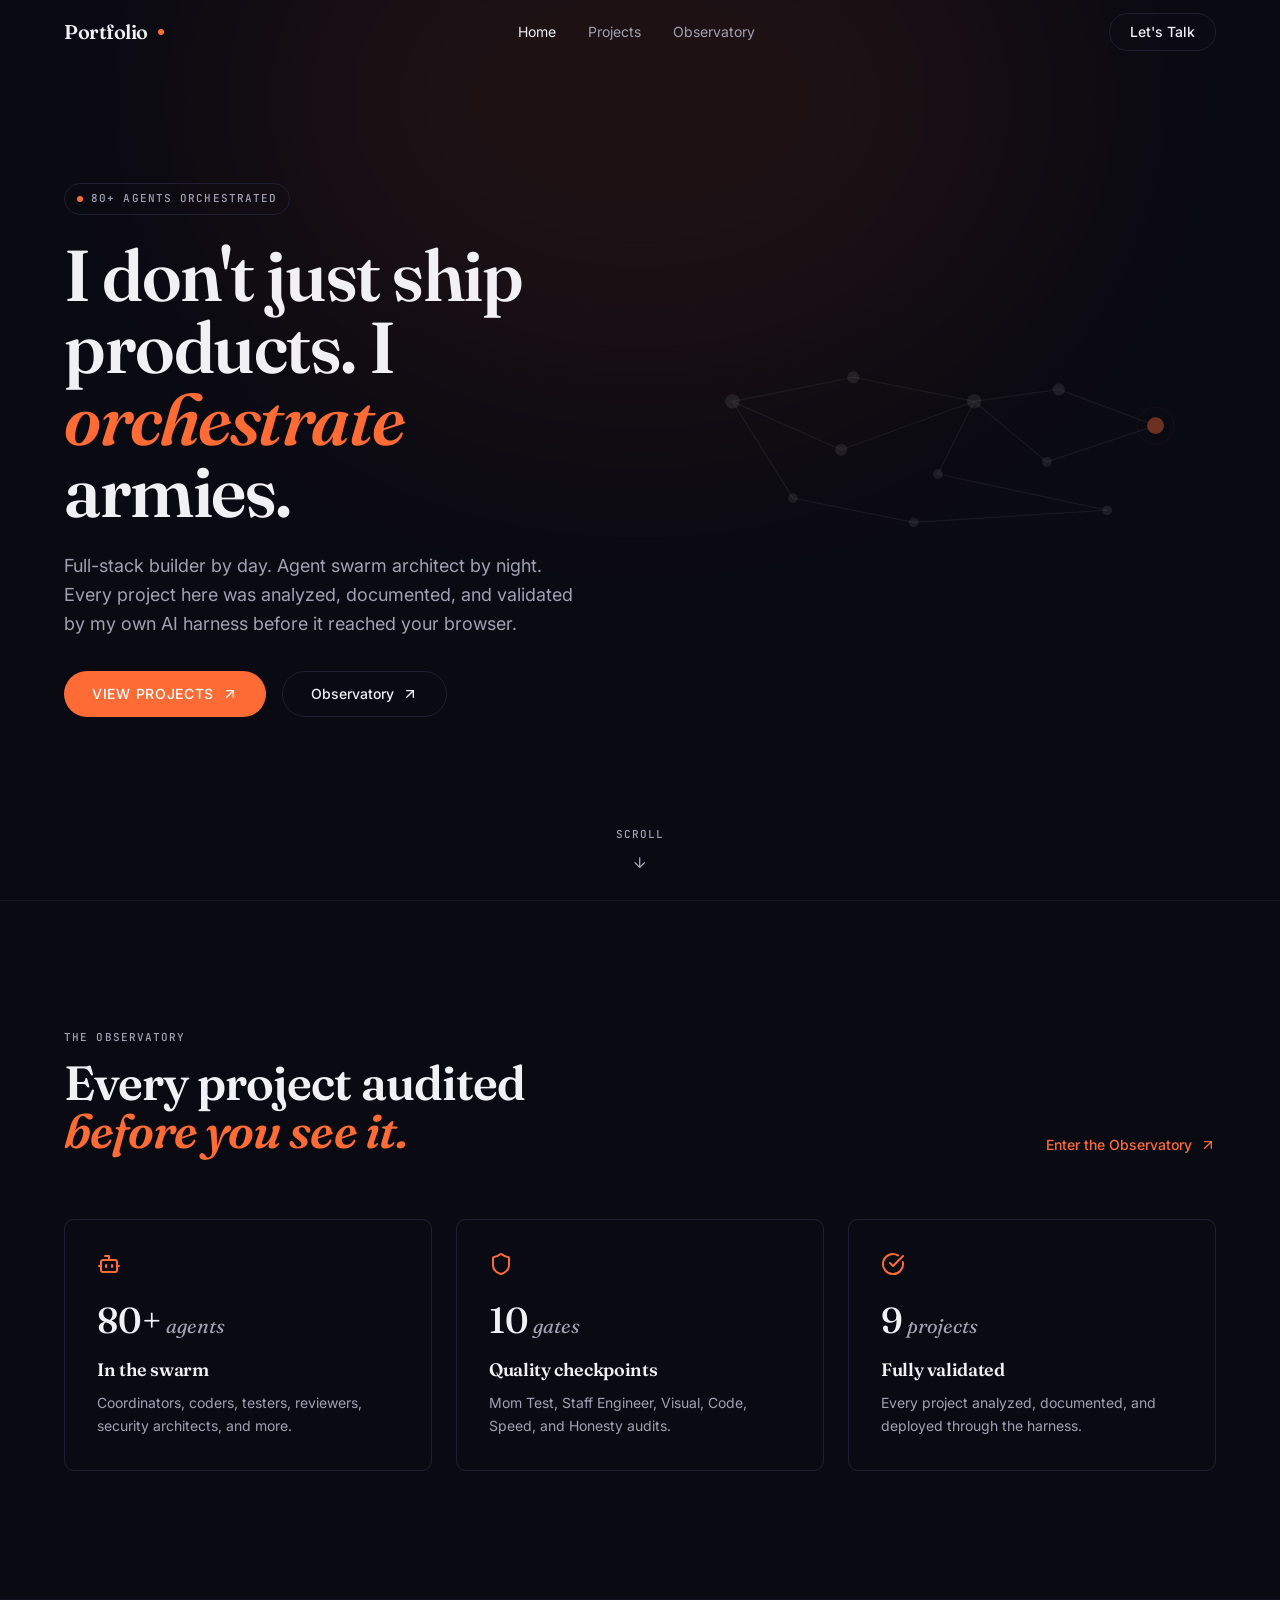
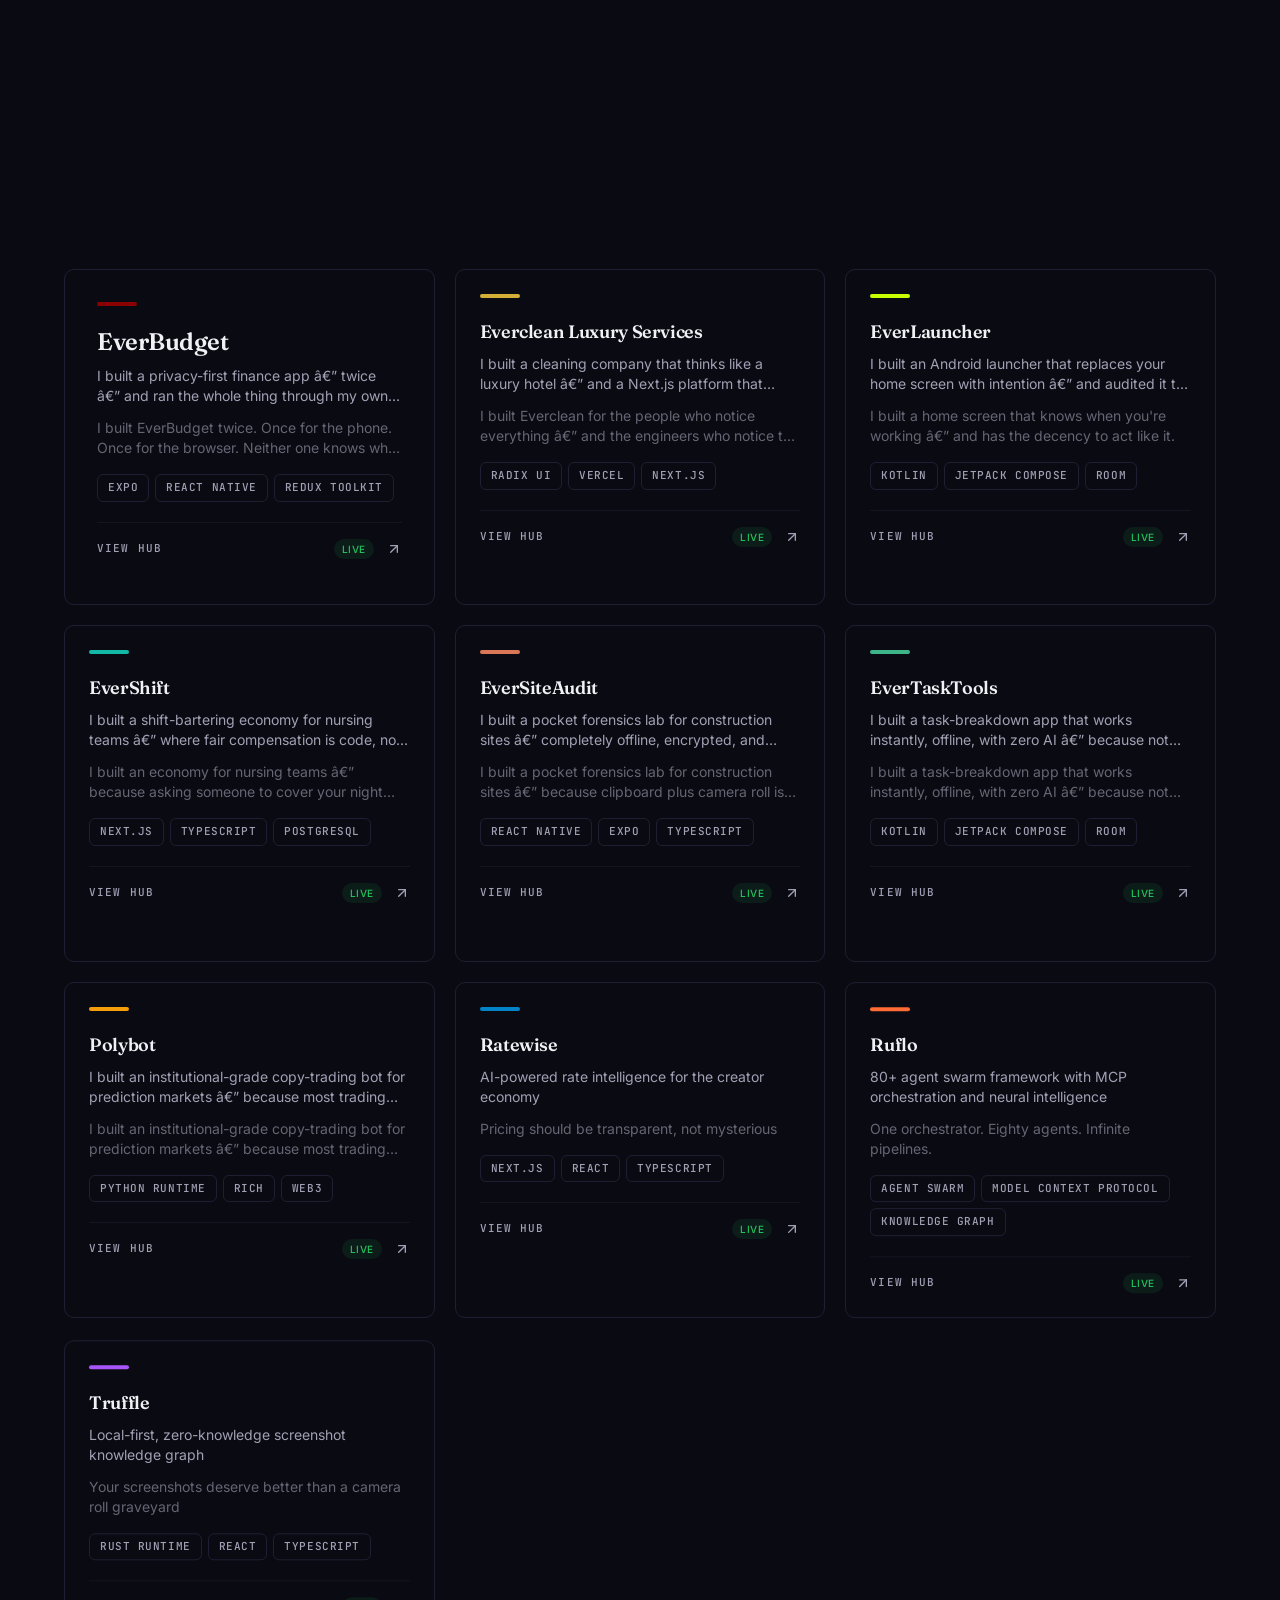
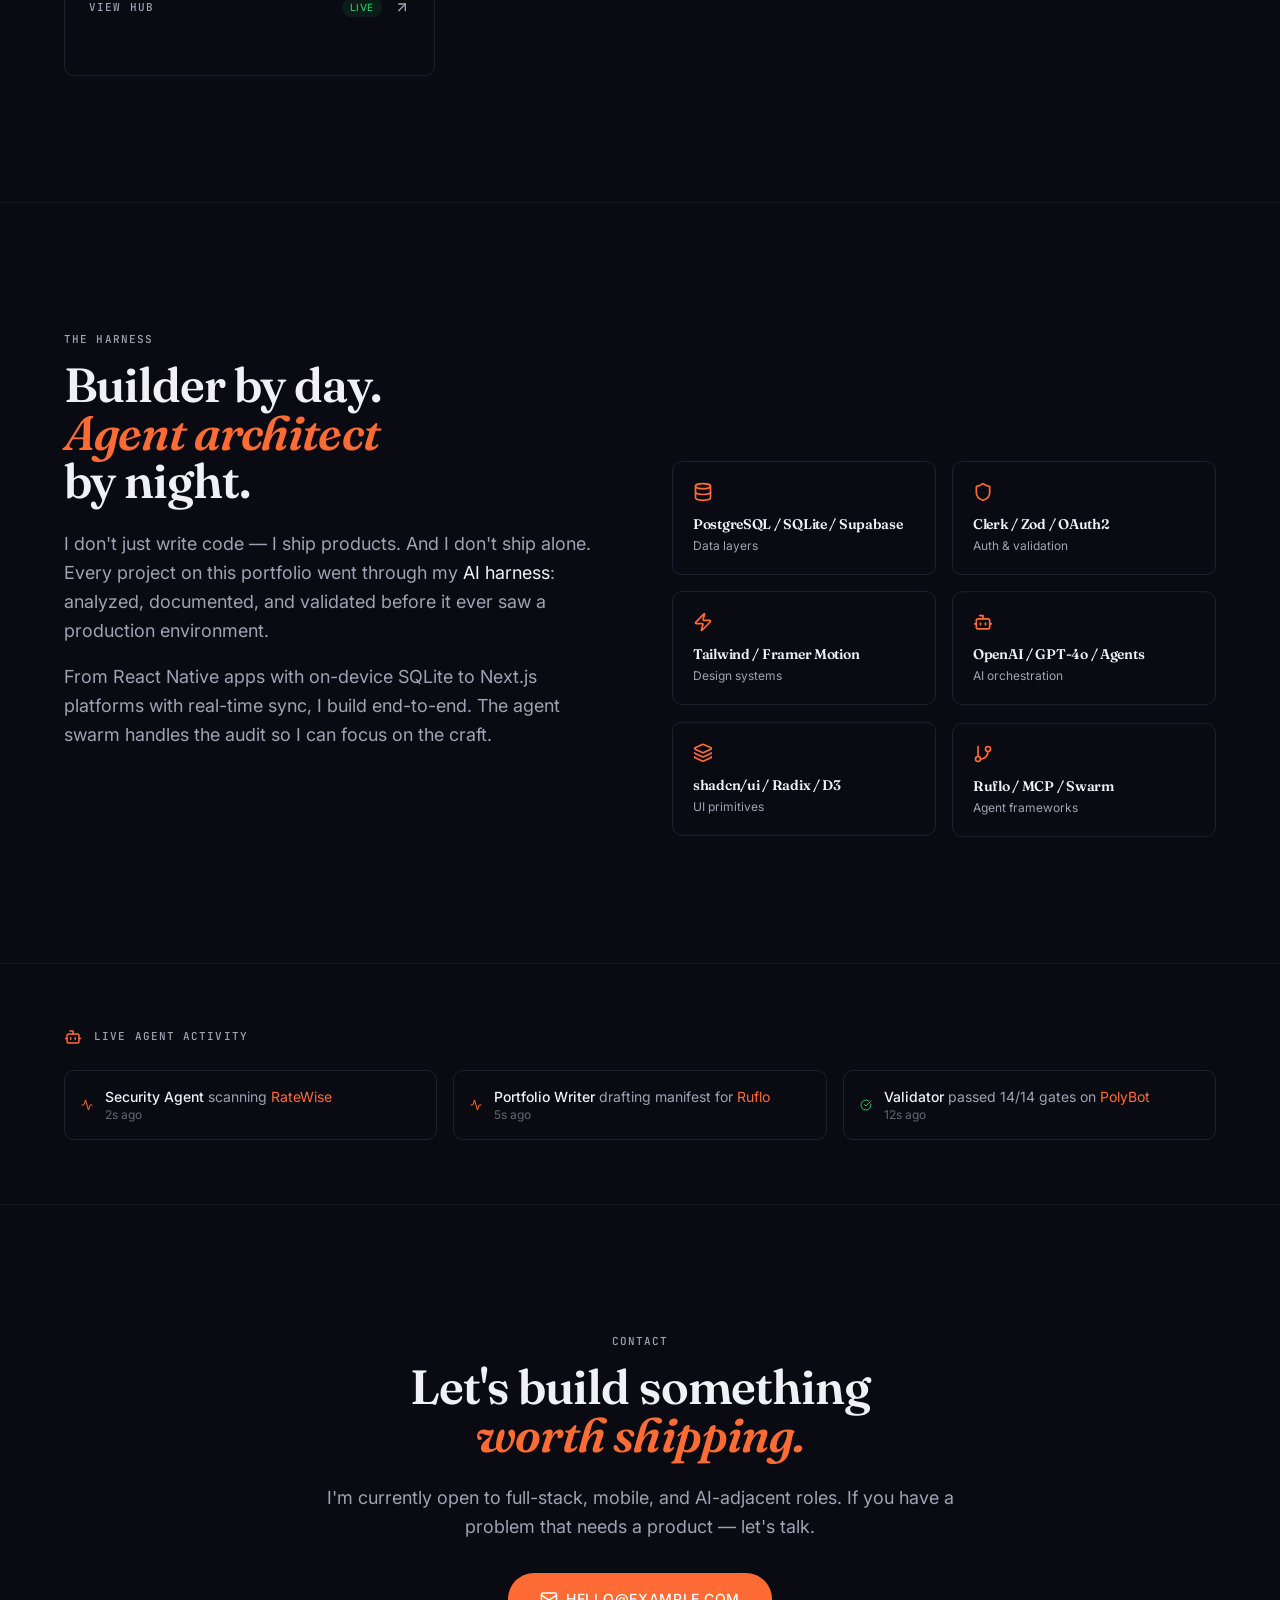
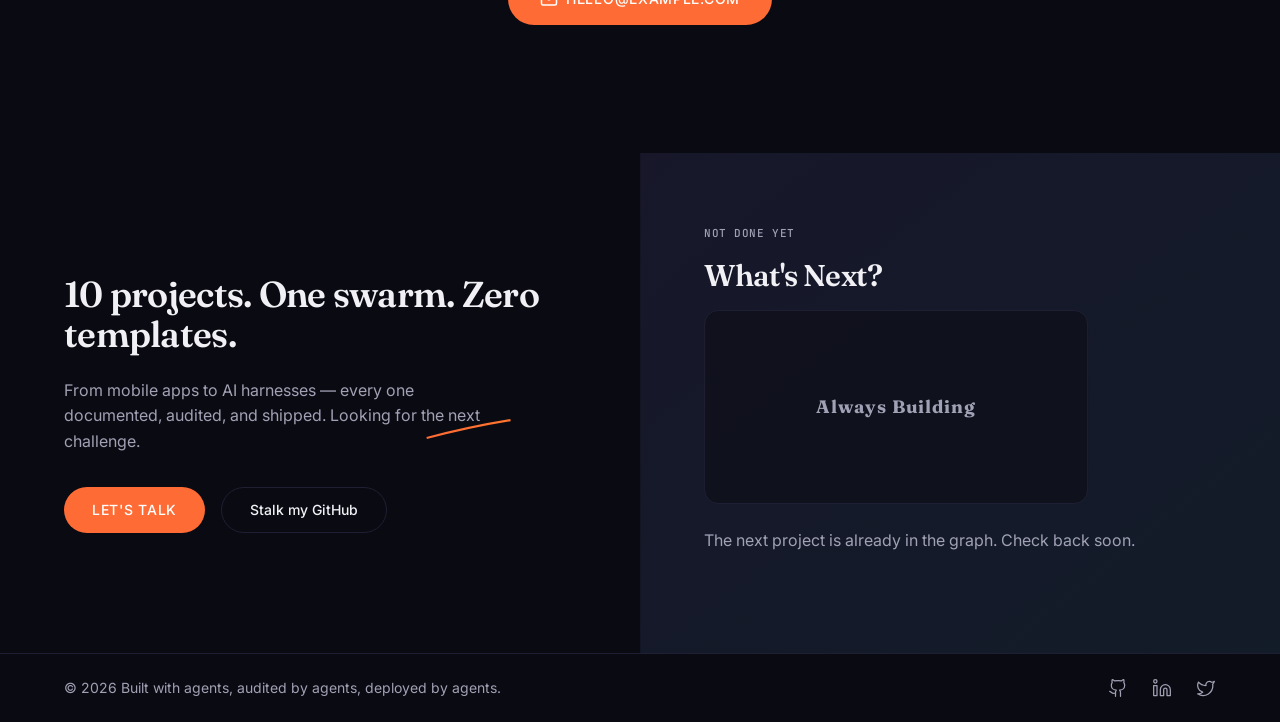
<file: index.html>
<!doctype html>
<html lang="en">
  <head>
    <meta charset="UTF-8" />
    <meta name="viewport" content="width=device-width, initial-scale=1.0" />
    <title>The Iceberg Portfolio</title>
    <link rel="preconnect" href="https://fonts.googleapis.com" />
    <link rel="preconnect" href="https://fonts.gstatic.com" crossorigin />
    <link href="https://fonts.googleapis.com/css2?family=Fraunces:ital,opsz,wght@0,9..144,400..700;1,9..144,400..700&family=Inter:wght@400;500;600;700&family=JetBrains+Mono:wght@400;500&display=swap" rel="stylesheet" />
    <script type="module" crossorigin src="./assets/index-CQtJ6ENI.js"></script>
    <link rel="stylesheet" crossorigin href="./assets/index-BGOYu58n.css">
  </head>
  <body>
    <div id="root"></div>
  </body>
</html>
</file>
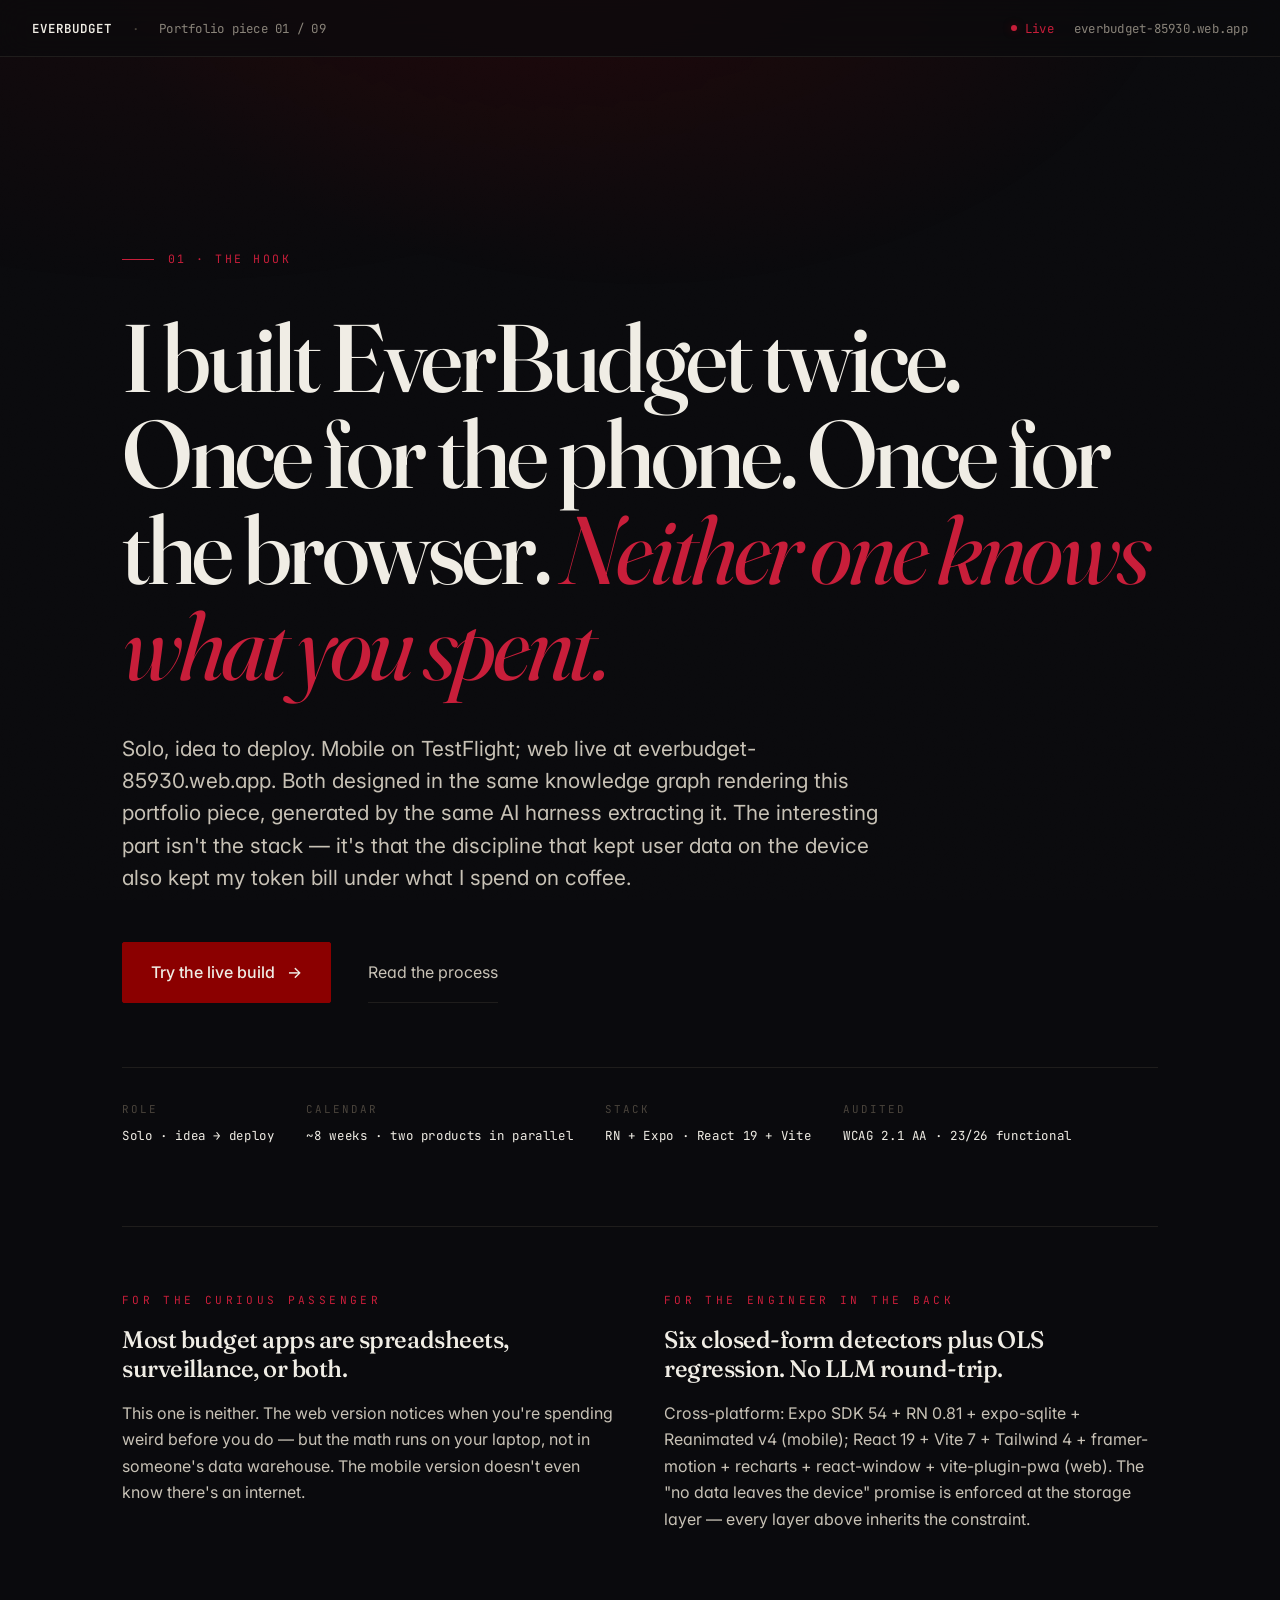
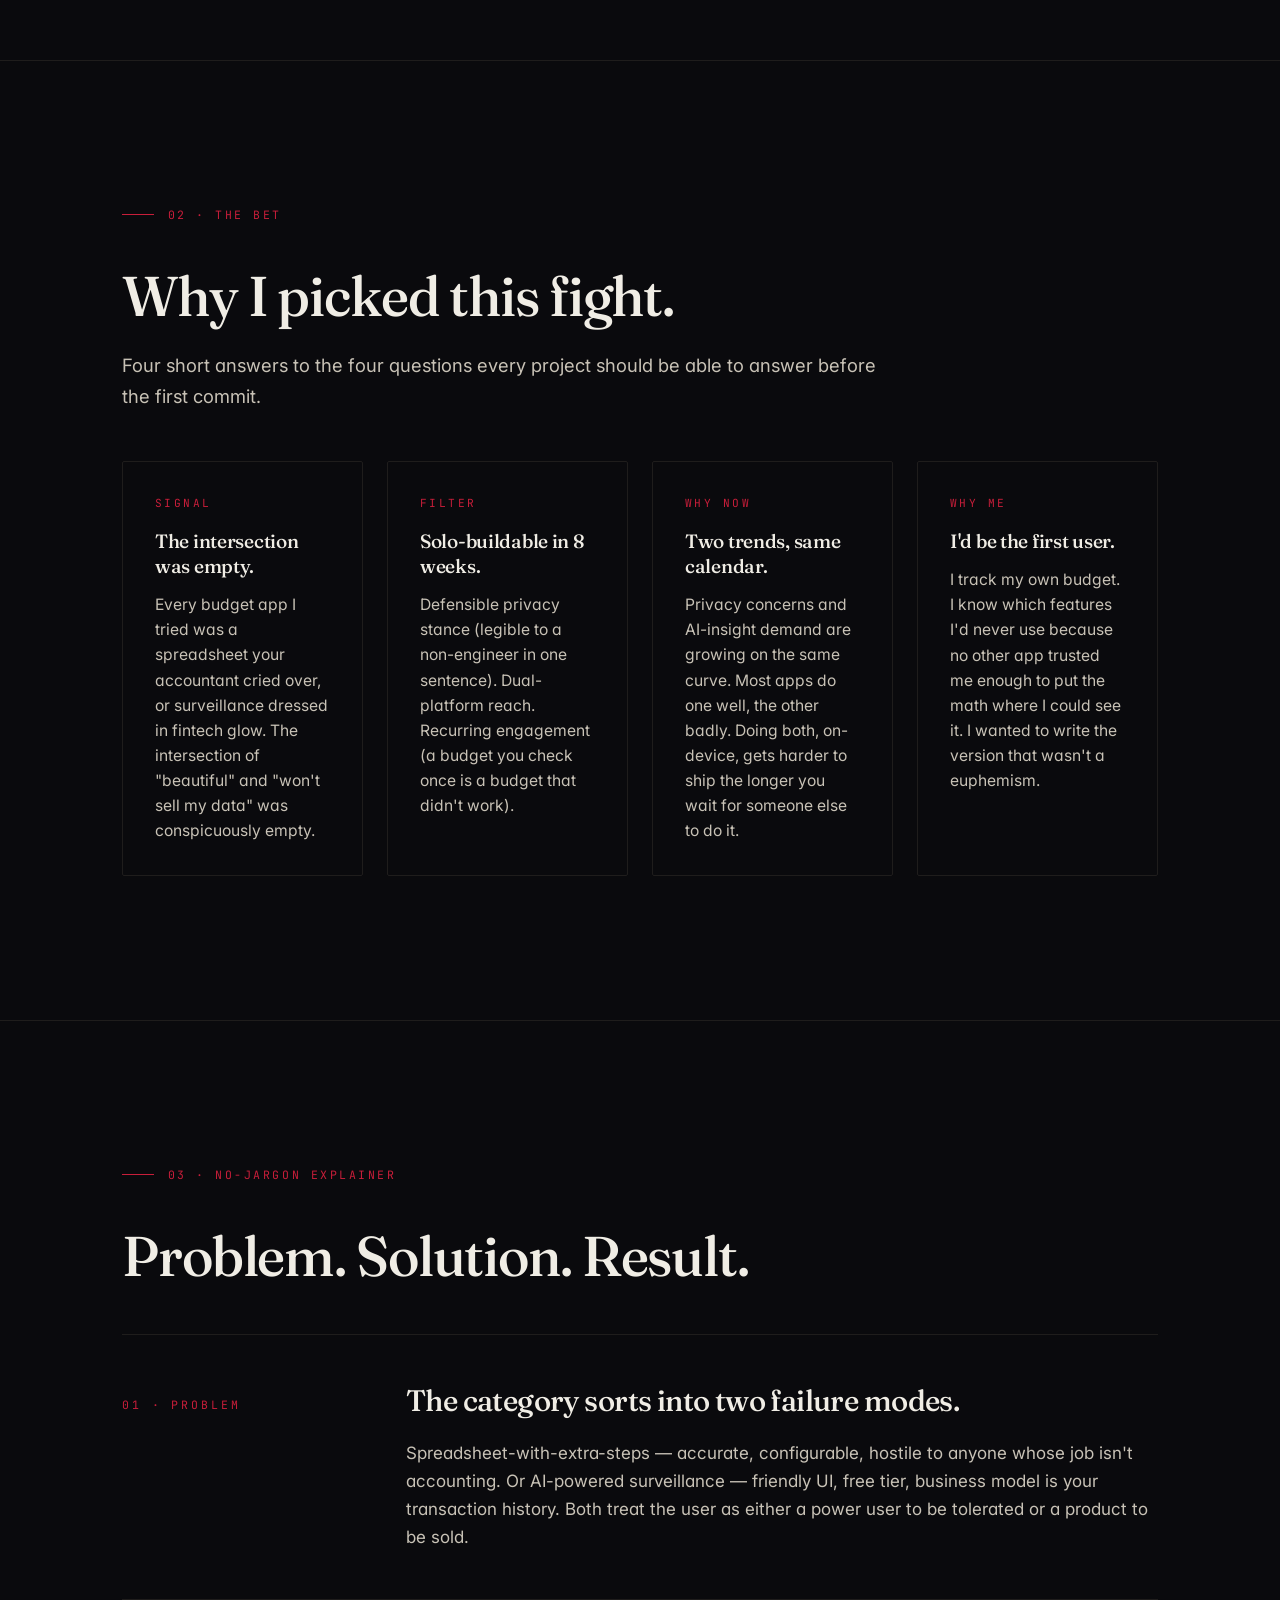
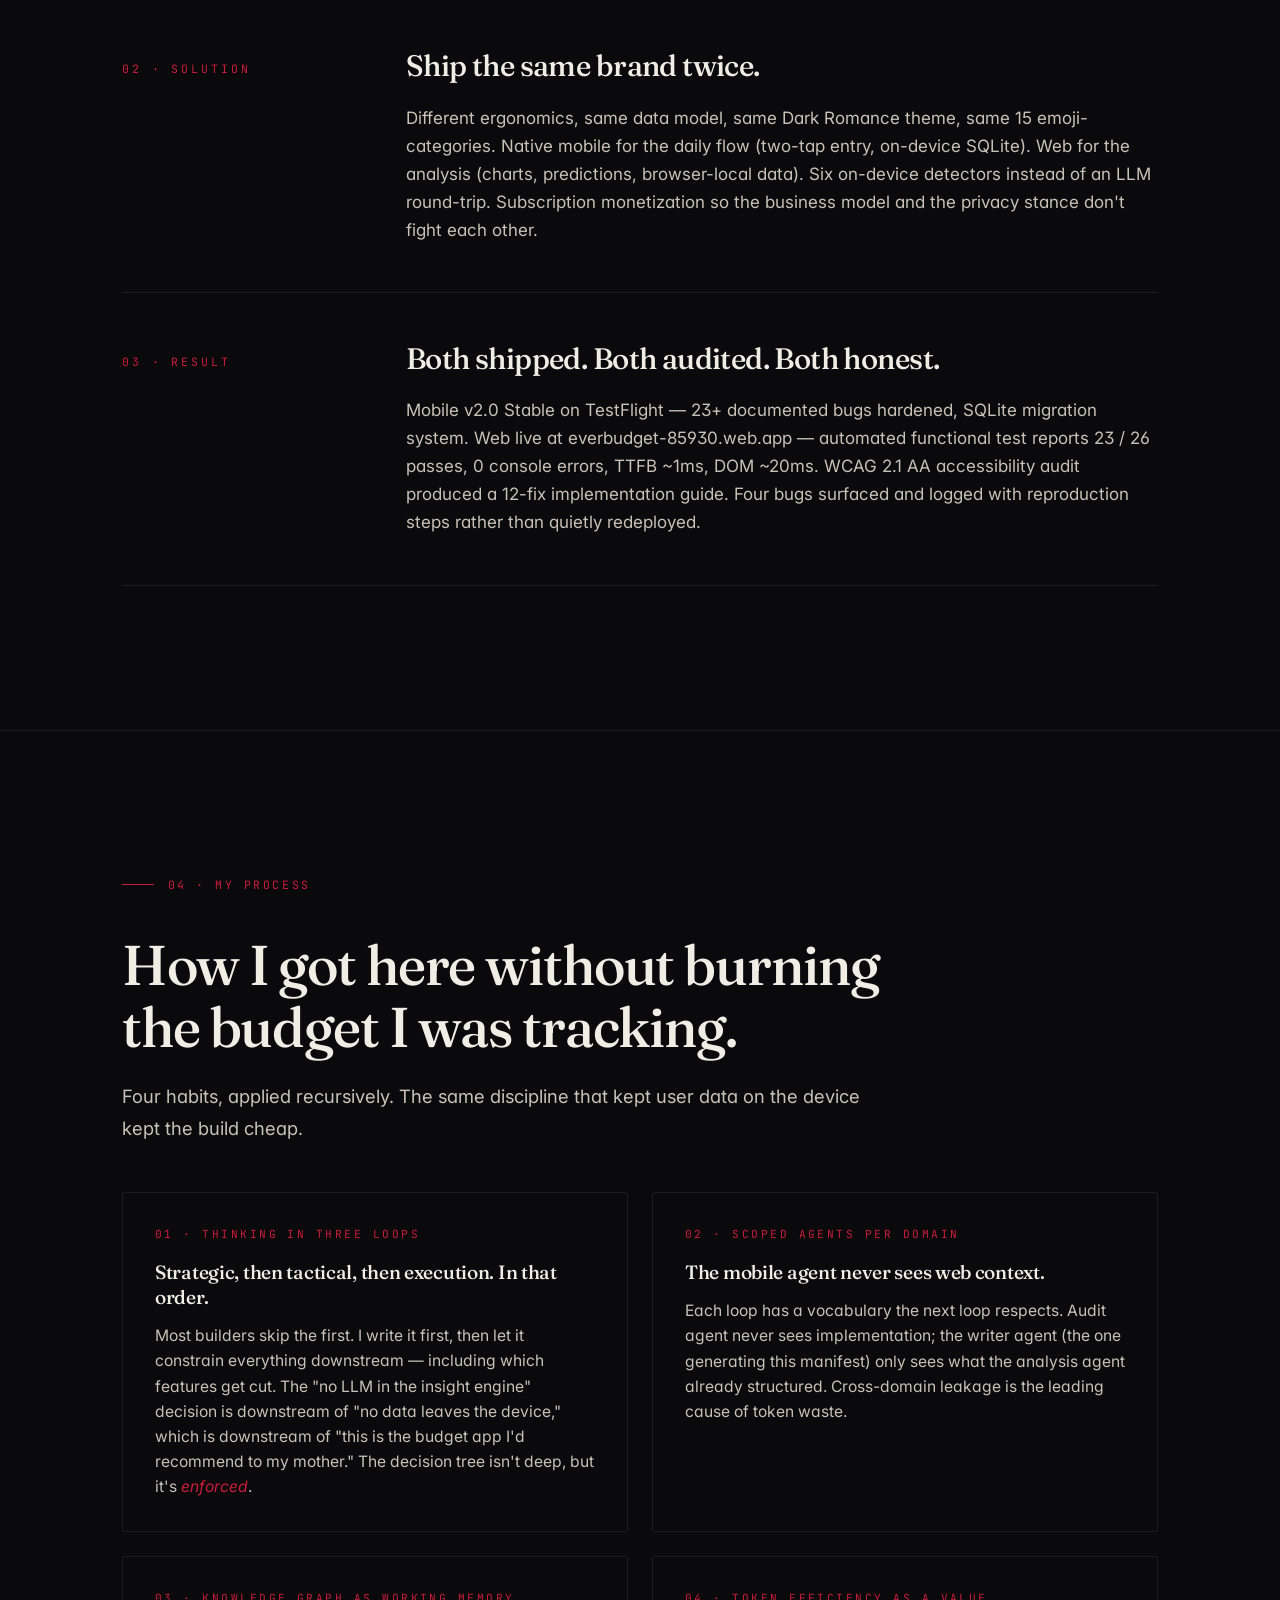
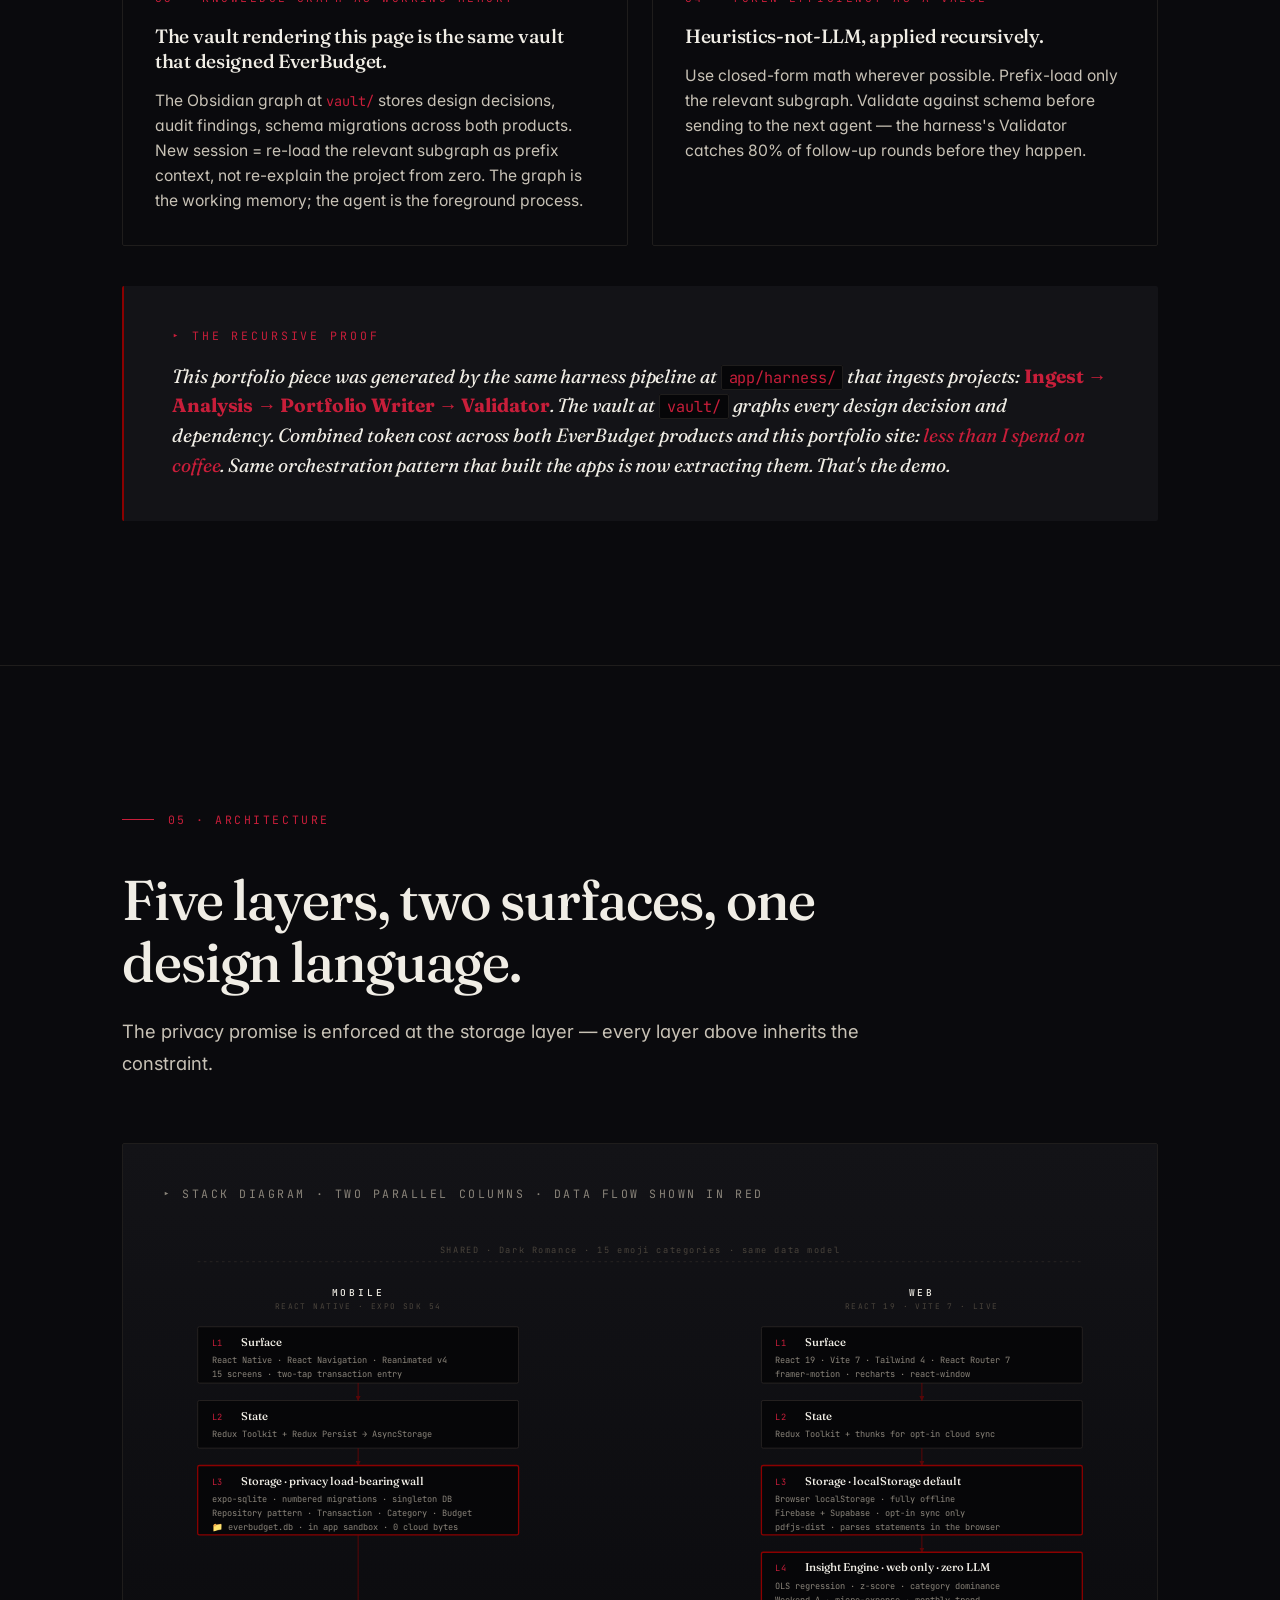
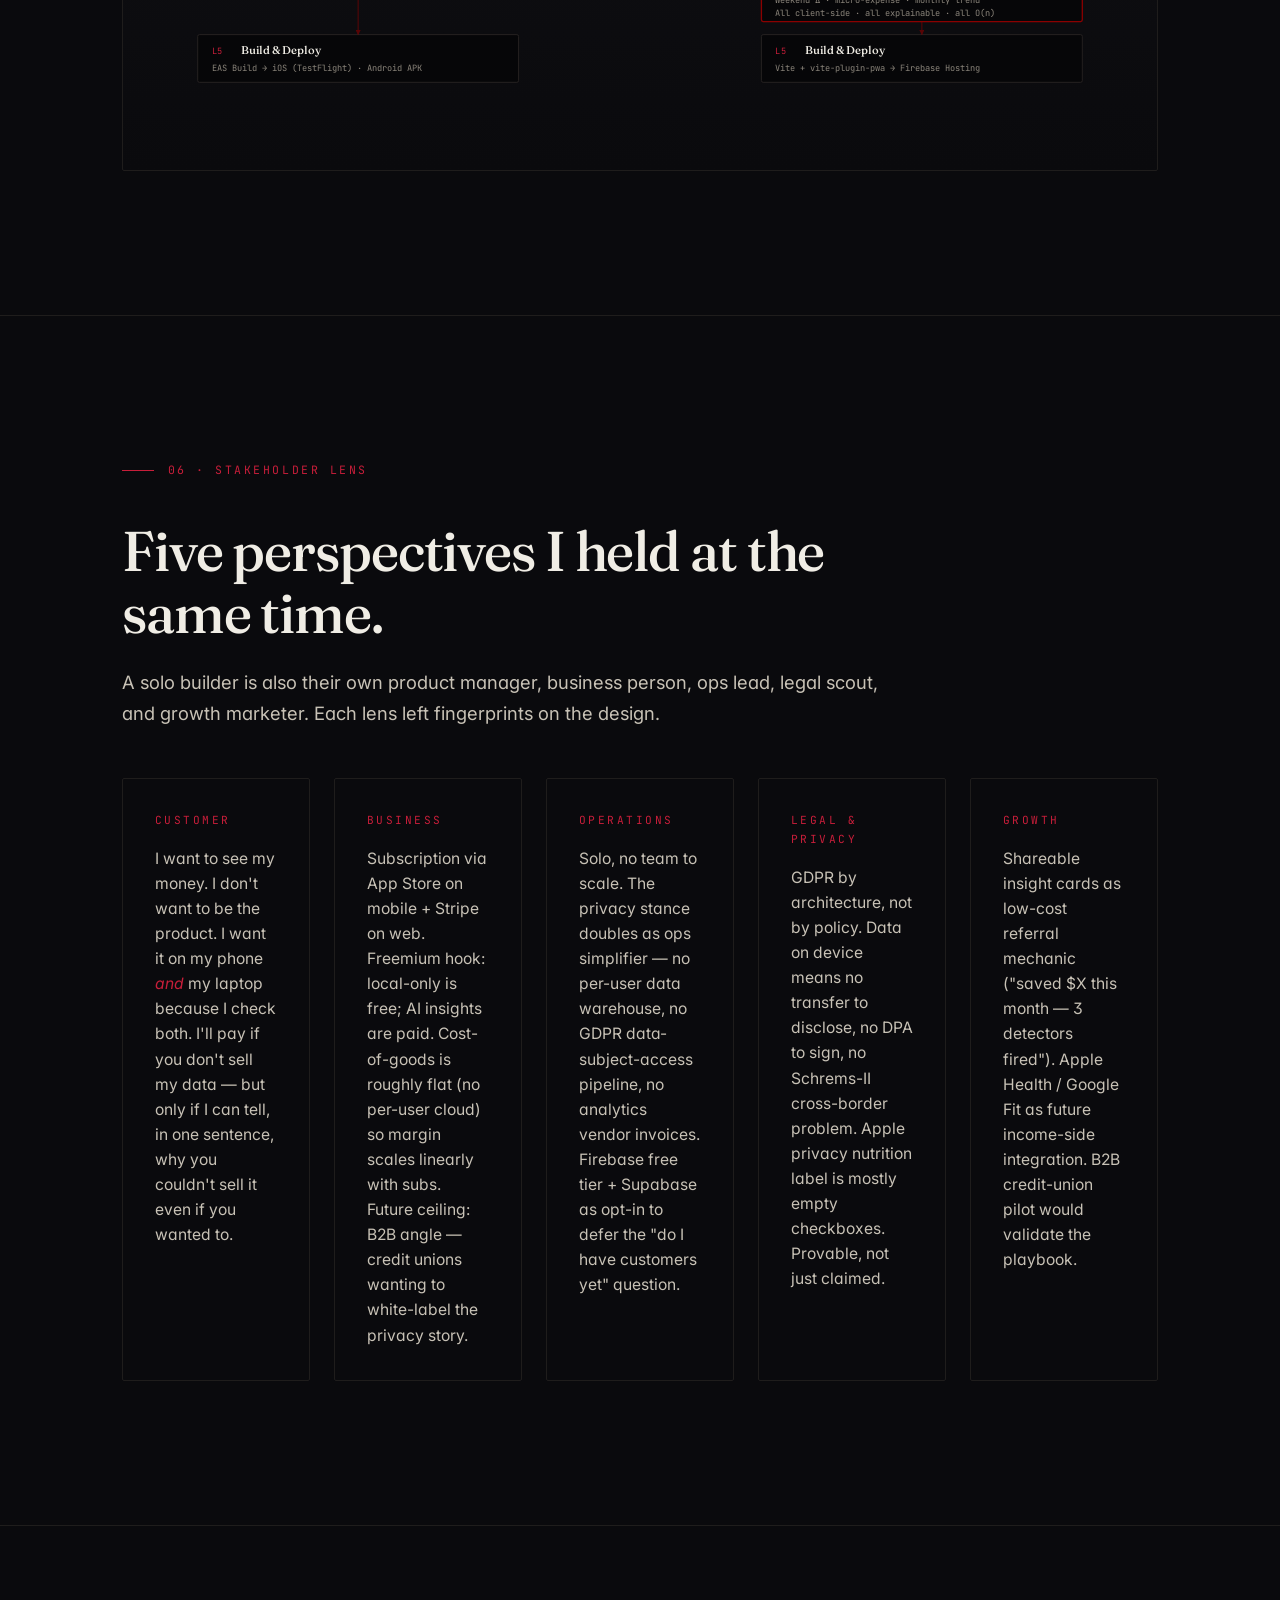
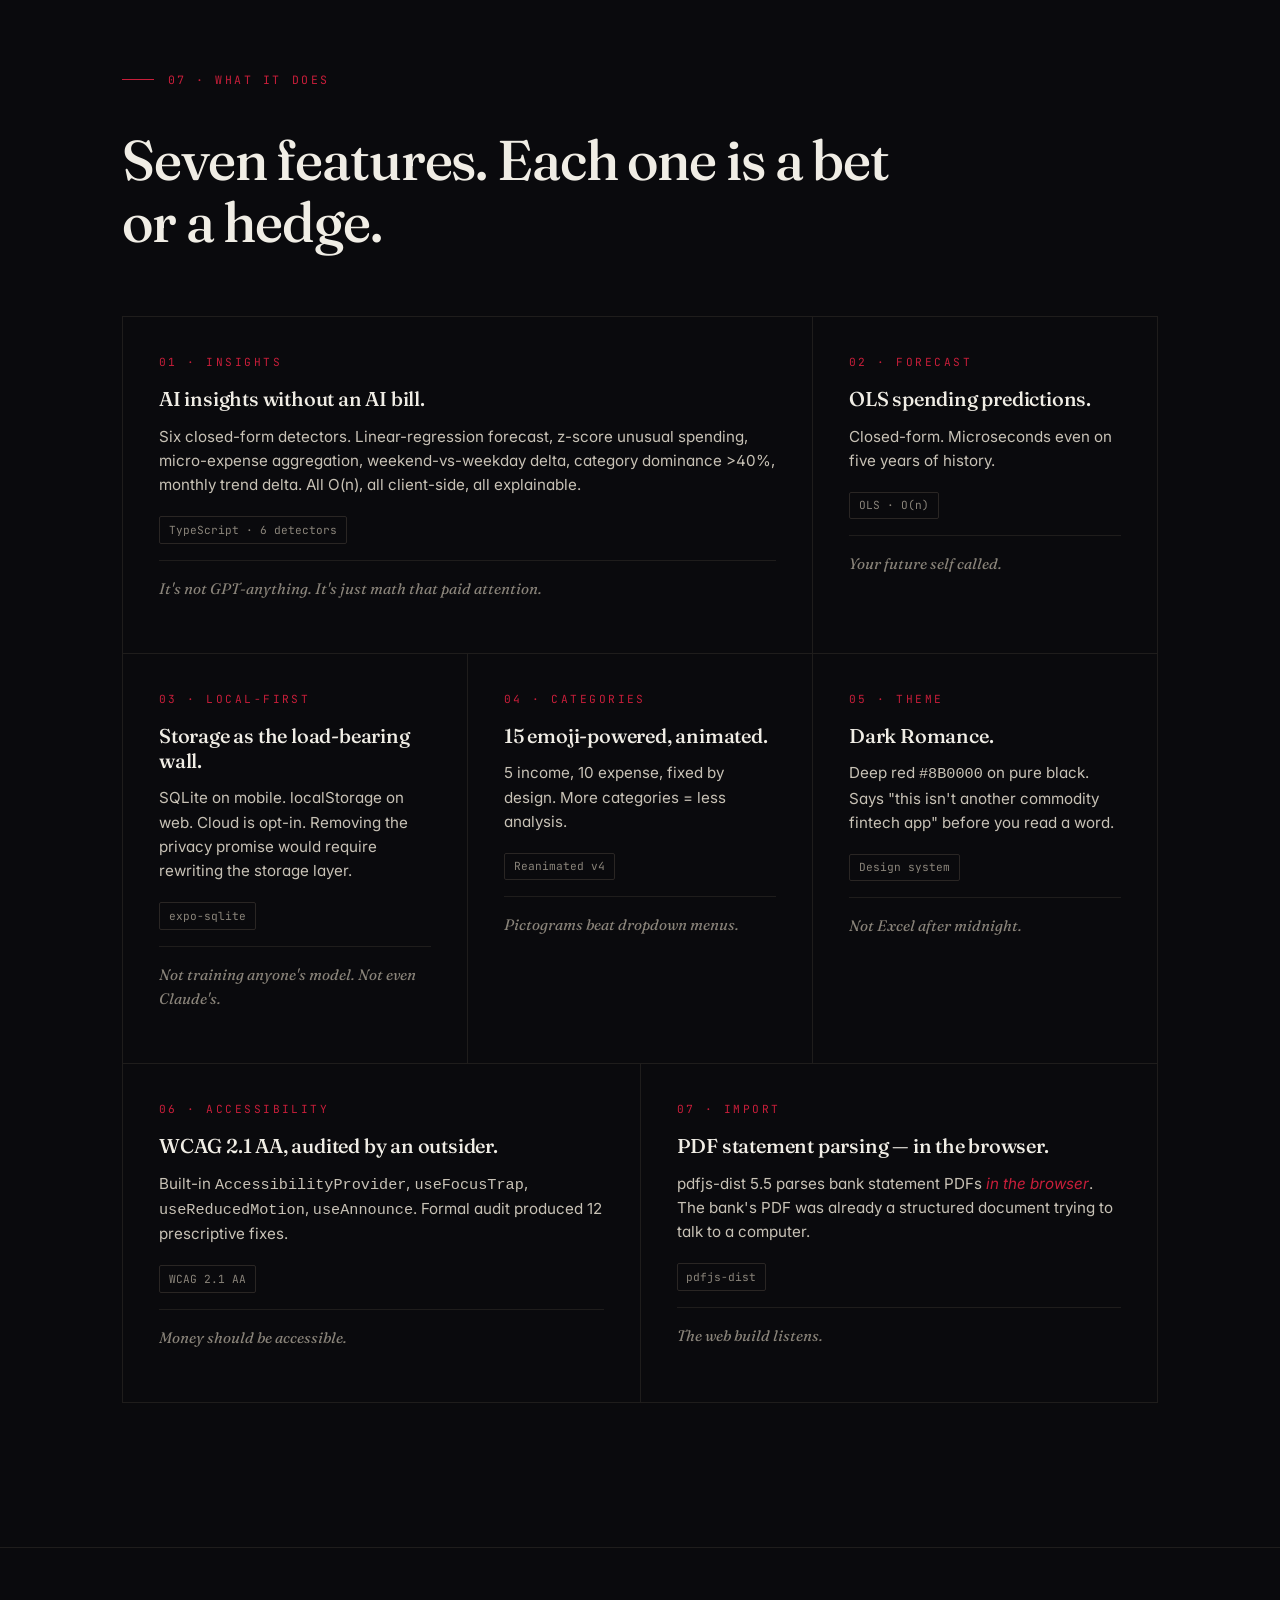
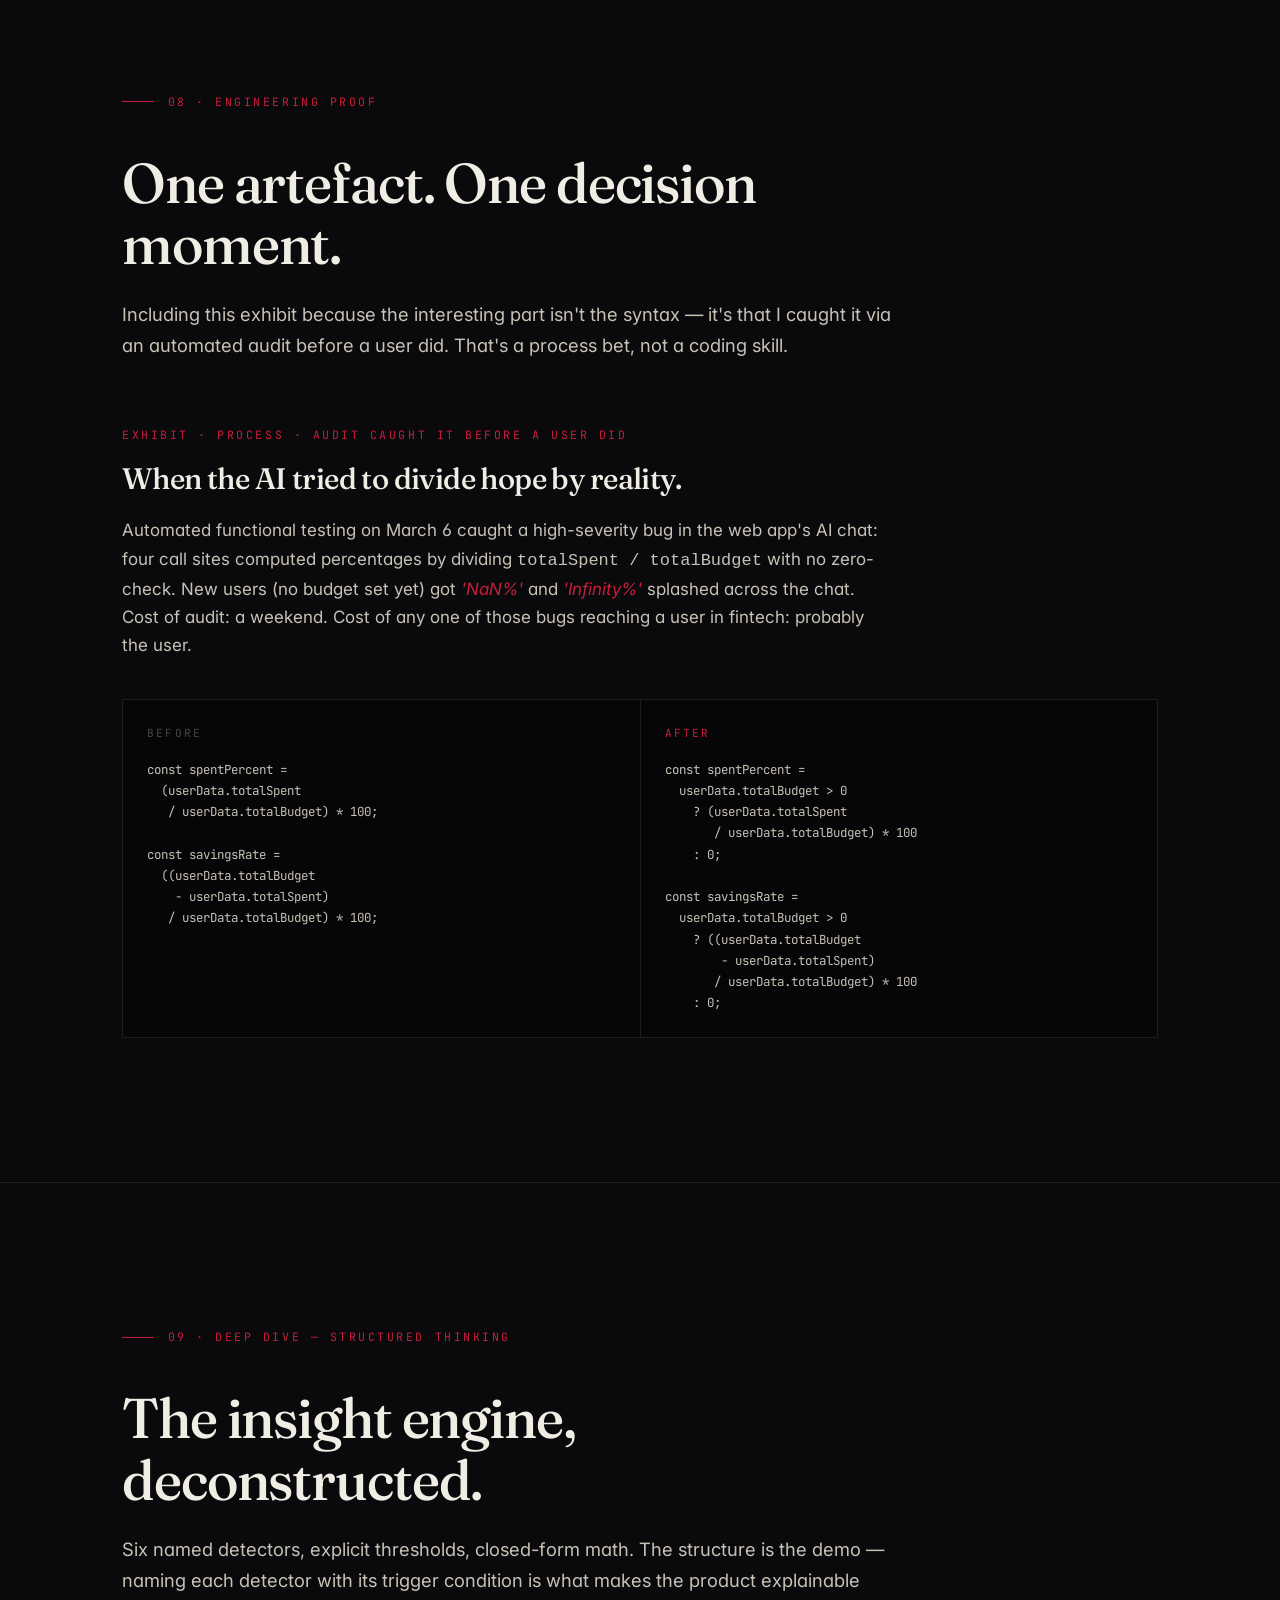
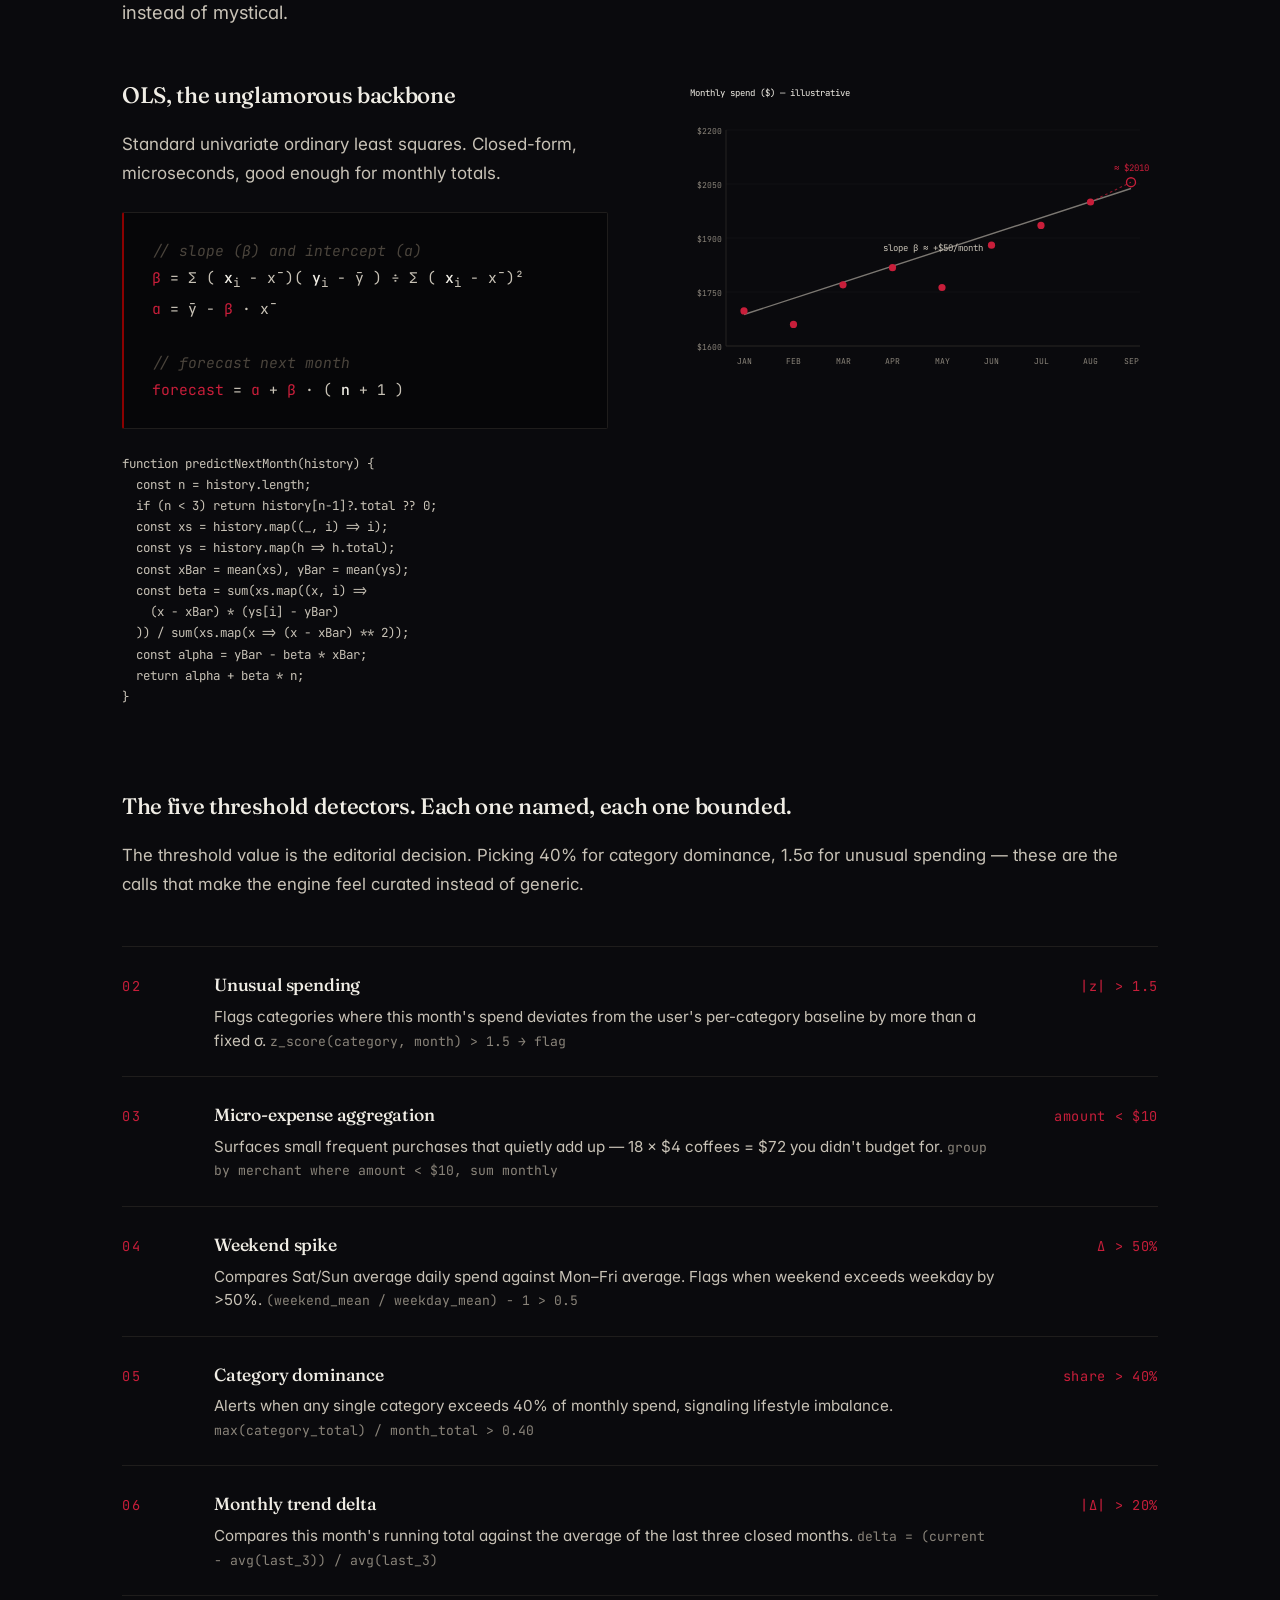
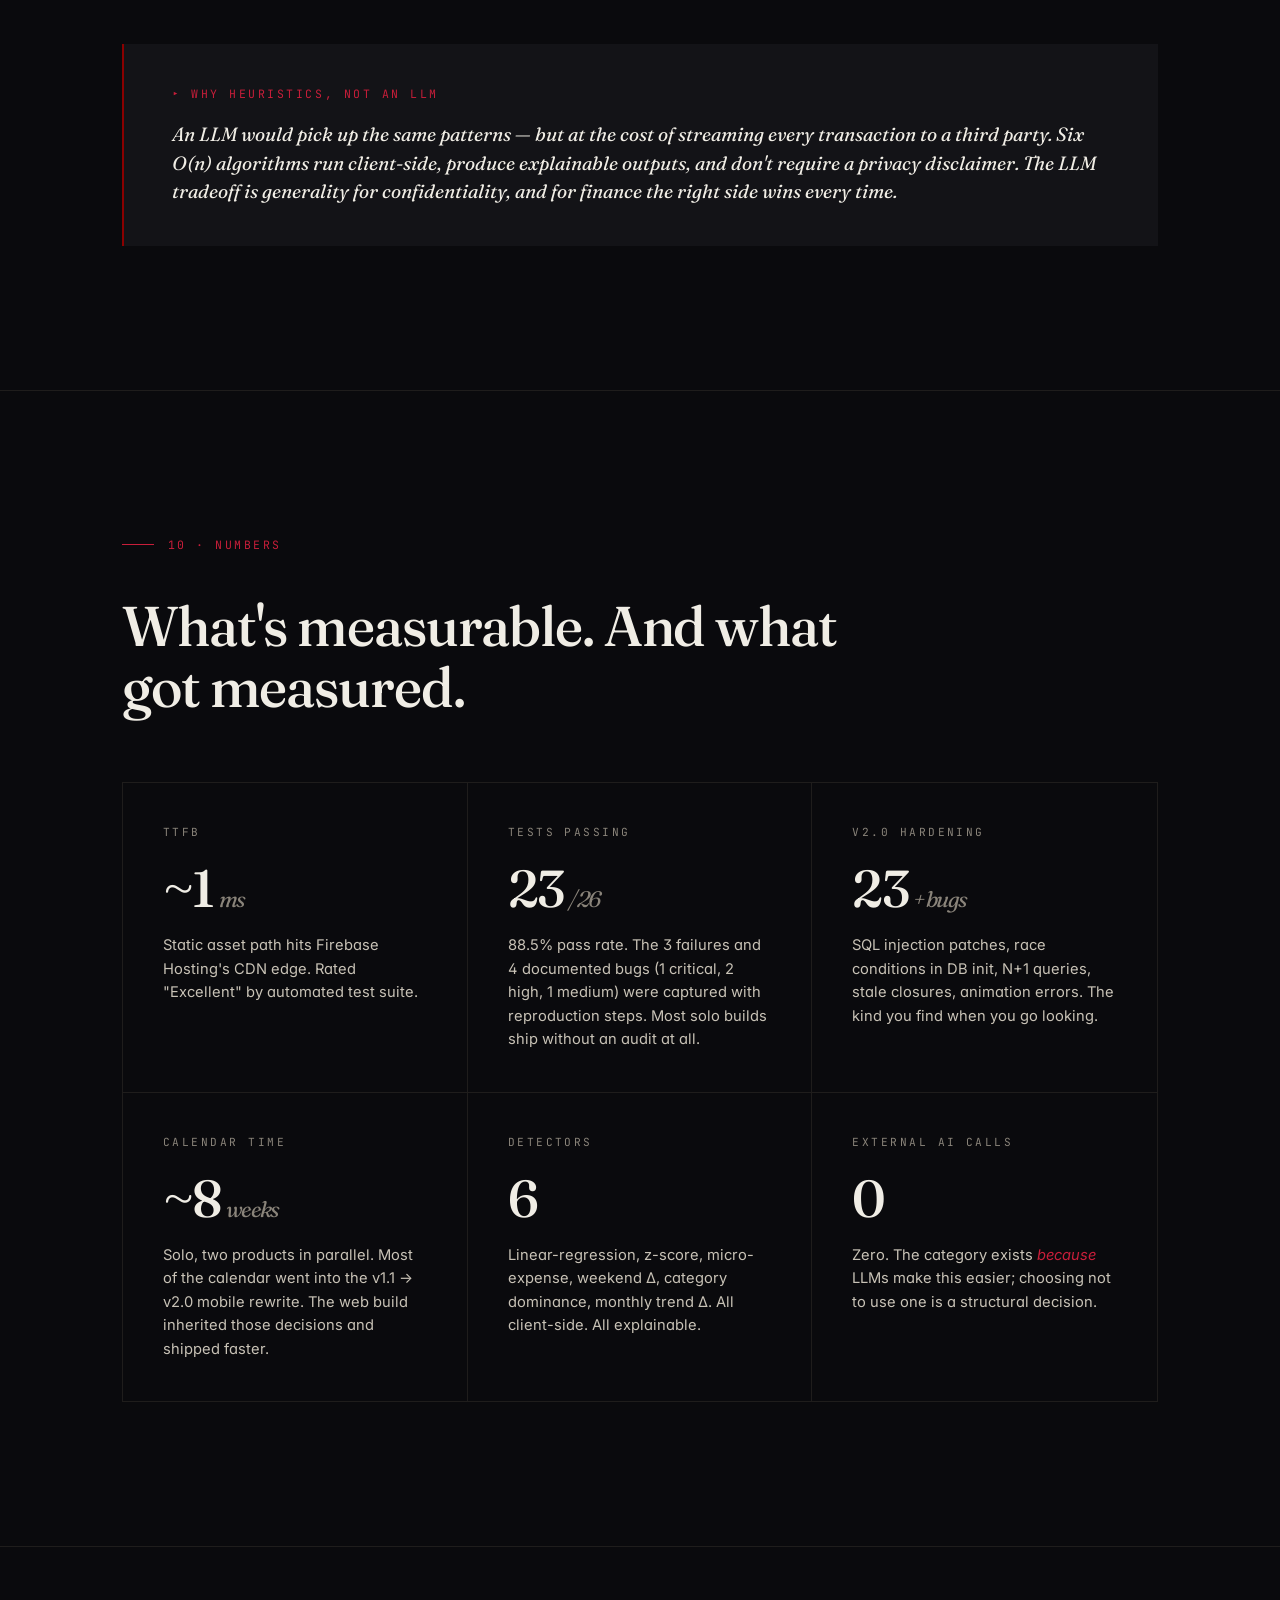
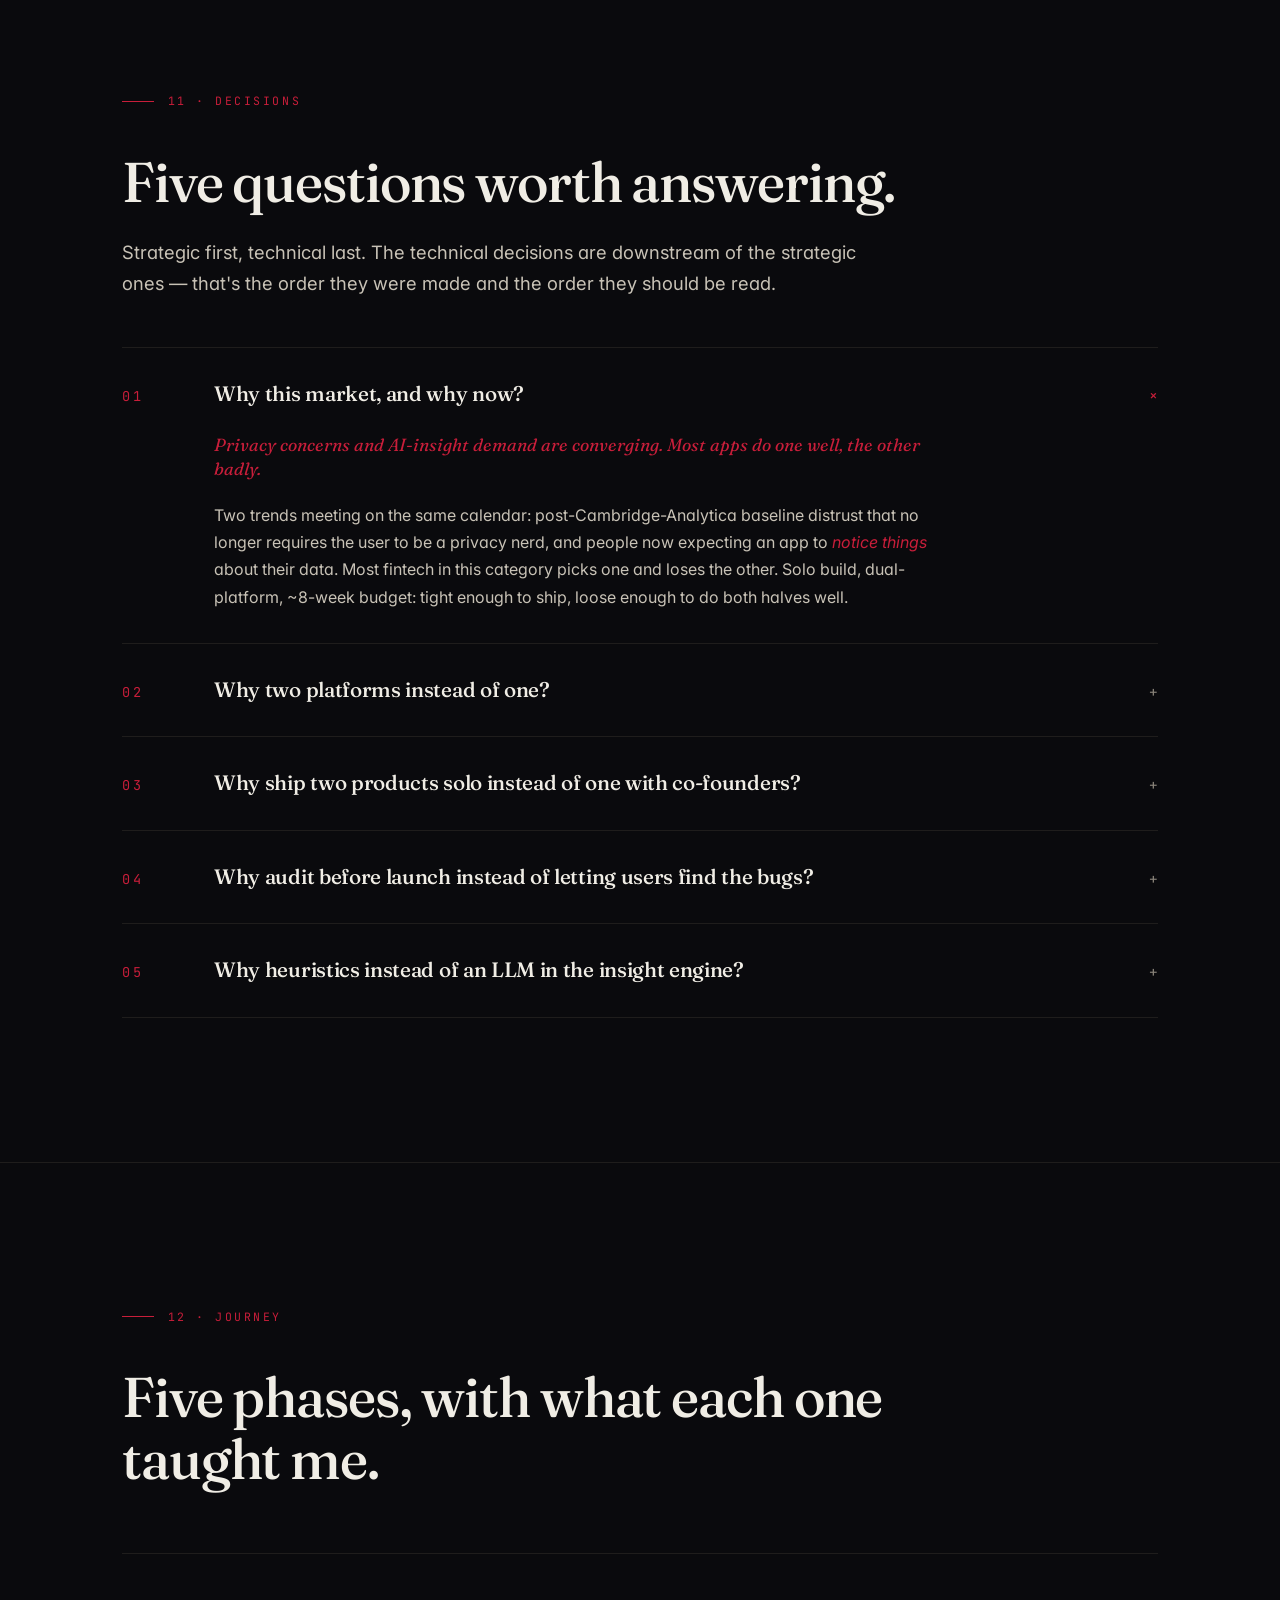
<file: projects/everbudget/index.html>
<!doctype html>
<html lang="en">
<head>
<meta charset="utf-8" />
<meta name="viewport" content="width=device-width, initial-scale=1" />
<title>EverBudget — Portfolio</title>
<link rel="preconnect" href="https://fonts.googleapis.com" />
<link rel="preconnect" href="https://fonts.gstatic.com" crossorigin />
<link href="https://fonts.googleapis.com/css2?family=Inter:wght@400;500;600&family=Fraunces:opsz,wght@9..144,400;9..144,500;9..144,700;9..144,900&family=JetBrains+Mono:wght@400;500&display=swap" rel="stylesheet" />
<style>
:root {
  --bg:           #0a0a0d;
  --bg-elevated:  #131317;
  --bg-inset:     #060608;
  --text:         #f0ede5;
  --text-soft:    #c8c2b6;
  --text-mute:    #8a847a;
  --text-faint:   #4a443c;
  --red:          #8B0000;
  --red-bright:   #c81e3a;
  --red-glow:     rgba(139, 0, 0, 0.45);
  --red-line:     rgba(200, 30, 58, 0.25);
  --line:         #1f1d1c;
  --line-warm:    #2a2624;
  --serif:    'Fraunces', Georgia, serif;
  --sans:     'Inter', system-ui, sans-serif;
  --mono:     'JetBrains Mono', ui-monospace, monospace;
  --ease:     cubic-bezier(0.22, 1, 0.36, 1);
}
* { box-sizing: border-box; margin: 0; padding: 0; }
html { scroll-behavior: smooth; }
body {
  background: var(--bg); color: var(--text-soft);
  font-family: var(--sans); font-size: 1.0625rem; line-height: 1.7;
  -webkit-font-smoothing: antialiased;
  font-feature-settings: "ss01", "cv11"; overflow-x: hidden;
}
::selection { background: var(--red); color: var(--text); }
body::before {
  content: ''; position: fixed; inset: -10% -10% auto -10%; height: 70vh;
  background:
    radial-gradient(ellipse 60% 100% at 50% 0%, rgba(139, 0, 0, 0.18) 0%, transparent 60%),
    radial-gradient(ellipse 80% 100% at 20% 10%, rgba(139, 0, 0, 0.08) 0%, transparent 50%);
  pointer-events: none; z-index: 0;
}
body::after {
  content: ''; position: fixed; inset: 0;
  background-image: url("data:image/svg+xml;utf8,<svg xmlns='http://www.w3.org/2000/svg' width='160' height='160'><filter id='n'><feTurbulence type='fractalNoise' baseFrequency='0.85' numOctaves='2' stitchTiles='stitch'/><feColorMatrix values='0 0 0 0 1   0 0 0 0 0.95   0 0 0 0 0.9   0 0 0 0.5 0'/></filter><rect width='100%25' height='100%25' filter='url(%23n)'/></svg>");
  opacity: 0.025; pointer-events: none; z-index: 1; mix-blend-mode: overlay;
}
a { color: var(--text); text-decoration: none; border-bottom: 1px solid var(--red-line); transition: border-color 200ms; }
a:hover { border-bottom-color: var(--red-bright); }
h1, h2, h3, h4 { font-family: var(--serif); font-weight: 500; color: var(--text); letter-spacing: -0.02em; }
.wrap   { max-width: 1100px; margin: 0 auto; padding: 0 2rem; position: relative; z-index: 2; }
section { padding: 9rem 0; position: relative; z-index: 2; }
section + section { border-top: 1px solid var(--line); }
.eye {
  font-family: var(--mono); font-size: 0.72rem;
  text-transform: uppercase; letter-spacing: 0.22em;
  color: var(--red-bright); margin-bottom: 2.5rem;
  display: flex; align-items: center; gap: 0.85rem;
}
.eye::before { content: ''; width: 32px; height: 1px; background: var(--red-bright); }
.top {
  position: sticky; top: 0; z-index: 50;
  background: rgba(10, 10, 13, 0.7);
  backdrop-filter: blur(16px); -webkit-backdrop-filter: blur(16px);
  border-bottom: 1px solid var(--line); padding: 1.1rem 2rem;
  font-family: var(--mono); font-size: 0.78rem; color: var(--text-mute);
  display: flex; justify-content: space-between; align-items: center;
  letter-spacing: 0.02em;
}
.top .left, .top .right { display: flex; gap: 1.25rem; align-items: center; }
.top .name { color: var(--text); font-weight: 600; letter-spacing: 0.08em; }
.top .live { display: inline-flex; align-items: center; gap: 0.5rem; color: var(--red-bright); }
.top .live::before {
  content: ''; width: 6px; height: 6px; border-radius: 50%;
  background: var(--red-bright); box-shadow: 0 0 8px var(--red-glow);
  animation: live 2s ease-in-out infinite;
}
@keyframes live { 0%, 100% { opacity: 0.5; } 50% { opacity: 1; } }
.top a { border: none; color: var(--text-mute); }
.top a:hover { color: var(--text); }
.reveal {
  opacity: 0; transform: translateY(24px);
  transition: opacity 800ms var(--ease), transform 800ms var(--ease);
}
.reveal.visible { opacity: 1; transform: none; }
.reveal.d1 { transition-delay: 80ms; }
.reveal.d2 { transition-delay: 160ms; }
.reveal.d3 { transition-delay: 240ms; }
.reveal.d4 { transition-delay: 320ms; }

/* HERO */
.hero { padding: 12rem 0 8rem; }
.hero h1 {
  font-family: var(--serif); font-weight: 500;
  font-size: clamp(2.75rem, 7.5vw, 6rem); line-height: 1.0;
  letter-spacing: -0.035em; max-width: 22ch;
  margin-bottom: 2.5rem; color: var(--text);
}
.hero h1 em { font-style: italic; font-weight: 400; color: var(--red-bright); font-variation-settings: "opsz" 144; }
.hero .lede { font-size: 1.3rem; line-height: 1.55; color: var(--text-soft); max-width: 60ch; margin-bottom: 3rem; }
.hero .meta {
  font-family: var(--mono); font-size: 0.78rem; color: var(--text-mute);
  display: flex; flex-wrap: wrap; gap: 2rem;
  margin-top: 4rem; padding-top: 2rem;
  border-top: 1px solid var(--line); letter-spacing: 0.05em;
}
.hero .meta div { display: flex; flex-direction: column; gap: 0.4rem; }
.hero .meta .k { color: var(--text-faint); text-transform: uppercase; font-size: 0.68rem; letter-spacing: 0.18em; }
.hero .meta .v { color: var(--text); }
.cta {
  display: inline-flex; align-items: center; gap: 0.75rem;
  padding: 1rem 1.75rem; background: var(--red); color: var(--text);
  font-family: var(--sans); font-size: 1rem; font-weight: 500;
  border: 1px solid var(--red); border-radius: 2px;
  transition: background 200ms, transform 200ms;
}
.cta:hover { background: var(--red-bright); border-color: var(--red-bright); transform: translateY(-1px); border-bottom: 1px solid var(--red-bright); }
.cta::after { content: '→'; transition: transform 200ms; }
.cta:hover::after { transform: translateX(3px); }
.cta-ghost {
  display: inline-flex; align-items: center; gap: 0.6rem;
  padding: 1rem 0; margin-left: 2rem;
  color: var(--text-soft); font-family: var(--sans); font-size: 1rem;
  border: none; border-bottom: 1px solid var(--line);
}
.cta-ghost:hover { color: var(--text); border-bottom-color: var(--red-bright); }

/* DUAL */
.dual { display: grid; grid-template-columns: 1fr 1fr; gap: 3rem; margin-top: 5rem; padding-top: 4rem; border-top: 1px solid var(--line); }
.dual .card { position: relative; }
.dual .card::before {
  content: attr(data-num); font-family: var(--mono); font-size: 0.7rem;
  letter-spacing: 0.3em; color: var(--red-bright); text-transform: uppercase;
  display: block; margin-bottom: 1rem;
}
.dual h3 { font-family: var(--serif); font-weight: 500; font-size: 1.5rem; line-height: 1.2; margin-bottom: 1rem; color: var(--text); }
.dual p { color: var(--text-soft); font-size: 1rem; line-height: 1.65; }

.h2-intro { font-size: clamp(2rem, 4.5vw, 3.5rem); line-height: 1.1; max-width: 22ch; margin-bottom: 1.5rem; }
.h2-intro + .lede { font-size: 1.15rem; color: var(--text-soft); max-width: 65ch; margin-bottom: 0; }

/* CARD GRID */
.cards { display: grid; gap: 1.5rem; margin-top: 3rem; }
.cards.c2 { grid-template-columns: 1fr 1fr; }
.cards.c4 { grid-template-columns: repeat(4, 1fr); }
.cards.c5 { grid-template-columns: repeat(5, 1fr); }
.card-block {
  padding: 2rem; border: 1px solid var(--line); background: var(--bg);
  border-radius: 2px; transition: border-color 250ms, transform 250ms var(--ease);
}
.card-block:hover { border-color: var(--red-line); transform: translateY(-2px); }
.card-block .label {
  font-family: var(--mono); font-size: 0.7rem;
  text-transform: uppercase; letter-spacing: 0.22em;
  color: var(--red-bright); margin-bottom: 1rem;
}
.card-block h3 { font-family: var(--serif); font-weight: 500; font-size: 1.2rem; line-height: 1.3; margin-bottom: 0.85rem; color: var(--text); letter-spacing: -0.015em; }
.card-block p { color: var(--text-soft); font-size: 0.98rem; line-height: 1.6; }

/* PROCESS-META */
.process-meta {
  margin-top: 2.5rem; padding: 2.5rem 3rem;
  border-left: 2px solid var(--red);
  background: var(--bg-elevated); border-radius: 2px;
}
.process-meta .label {
  font-family: var(--mono); font-size: 0.72rem;
  letter-spacing: 0.25em; text-transform: uppercase;
  color: var(--red-bright); margin-bottom: 1rem;
}
.process-meta p {
  font-family: var(--serif); font-style: italic;
  font-size: 1.2rem; line-height: 1.55;
  color: var(--text); letter-spacing: -0.005em;
}
.process-meta p code {
  font-family: var(--mono); font-style: normal; font-size: 0.95rem;
  background: var(--bg-inset); padding: 1px 7px;
  border-radius: 2px; color: var(--red-bright);
  border: 1px solid var(--line);
}

/* PSR */
.psr { margin-top: 3rem; }
.psr .step { padding: 3rem 0; display: grid; grid-template-columns: 220px 1fr; gap: 4rem; align-items: start; border-top: 1px solid var(--line); }
.psr .step:last-child { border-bottom: 1px solid var(--line); }
.psr .step .label { font-family: var(--mono); font-size: 0.72rem; text-transform: uppercase; letter-spacing: 0.25em; color: var(--red-bright); padding-top: 0.7rem; }
.psr .step h3 { font-family: var(--serif); font-weight: 500; font-size: 1.85rem; line-height: 1.2; margin-bottom: 1.25rem; letter-spacing: -0.02em; }
.psr .step p { color: var(--text-soft); font-size: 1.0625rem; line-height: 1.65; }

/* VIZ */
.viz { margin-top: 4rem; padding: 2.5rem; border: 1px solid var(--line); background: linear-gradient(180deg, var(--bg-elevated) 0%, var(--bg) 100%); border-radius: 2px; overflow-x: auto; }
.viz-cap { font-family: var(--mono); font-size: 0.72rem; color: var(--text-mute); text-transform: uppercase; letter-spacing: 0.22em; margin-bottom: 1.5rem; }
.viz-svg { display: block; max-width: 100%; height: auto; }
.arch-svg .col-title { font-family: var(--mono); font-weight: 500; font-size: 11px; fill: var(--text); letter-spacing: 0.3em; }
.arch-svg .col-sub   { font-family: var(--mono); font-size: 9px;  fill: var(--text-faint); letter-spacing: 0.18em; }
.arch-svg .layer-name{ font-family: var(--serif); font-weight: 500; font-size: 13px; fill: var(--text); }
.arch-svg .layer-detail{font-family: var(--mono); font-size: 10px; fill: var(--text-mute); }
.arch-svg .rect      { fill: var(--bg-inset); stroke: var(--line-warm); stroke-width: 1; }
.arch-svg .rect.accent{stroke: var(--red); stroke-width: 1.5; }
.arch-svg .arrow     { stroke: var(--red); stroke-width: 1.2; fill: none; opacity: 0.6; marker-end: url(#arrowR); }
.arch-svg .layer-num { font-family: var(--mono); font-size: 10px; fill: var(--red-bright); letter-spacing: 0.1em; }
.regression-svg .axis      { stroke: var(--line-warm); stroke-width: 1; }
.regression-svg .grid      { stroke: var(--line); stroke-width: 0.5; }
.regression-svg .data-point{ fill: var(--red-bright); }
.regression-svg .reg-line  { stroke: var(--text-soft); stroke-width: 1.5; fill: none; }
.regression-svg .forecast  { fill: none; stroke: var(--red-bright); stroke-width: 1.5; }
.regression-svg .axis-label{ font-family: var(--mono); font-size: 9px; fill: var(--text-mute); }
.regression-svg .annotation{ font-family: var(--mono); font-size: 10px; fill: var(--text-soft); }

/* DEEP DIVE */
.algo-grid { display: grid; grid-template-columns: 1fr 1fr; gap: 4rem; align-items: start; margin-top: 3rem; }
.math {
  background: var(--bg-inset); border: 1px solid var(--line);
  border-left: 2px solid var(--red);
  padding: 1.5rem 1.75rem; border-radius: 2px;
  font-family: var(--mono); font-size: 0.92rem;
  color: var(--text-soft); line-height: 1.85; margin: 1.5rem 0;
}
.math .v { color: var(--text); font-weight: 500; }
.math .o { color: var(--red-bright); }
.math .c { color: var(--text-faint); font-style: italic; }
.detector-list { margin-top: 3rem; }
.detector { display: grid; grid-template-columns: 60px 1fr 130px; gap: 2rem; align-items: baseline; padding: 1.5rem 0; border-top: 1px solid var(--line); transition: padding 250ms var(--ease); }
.detector:hover { padding-left: 1rem; padding-right: 1rem; background: var(--bg-elevated); }
.detector:last-child { border-bottom: 1px solid var(--line); }
.detector .num { font-family: var(--mono); font-size: 0.85rem; color: var(--red-bright); letter-spacing: 0.15em; }
.detector h4 { font-family: var(--serif); font-weight: 500; font-size: 1.1rem; color: var(--text); margin-bottom: 0.4rem; letter-spacing: -0.01em; }
.detector .desc { color: var(--text-soft); font-size: 0.95rem; line-height: 1.55; }
.detector .desc code { font-family: var(--mono); font-size: 0.82rem; color: var(--text-mute); background: transparent; }
.detector .threshold { font-family: var(--mono); font-size: 0.85rem; color: var(--red-bright); text-align: right; letter-spacing: 0.05em; }

.callout { margin-top: 3rem; padding: 2.5rem 3rem; border-left: 2px solid var(--red); background: var(--bg-elevated); }
.callout .label { font-family: var(--mono); font-size: 0.72rem; letter-spacing: 0.22em; text-transform: uppercase; color: var(--red-bright); margin-bottom: 1rem; }
.callout p { font-family: var(--serif); font-style: italic; font-size: 1.2rem; line-height: 1.5; color: var(--text); }

/* FEATURES */
.bento { display: grid; grid-template-columns: repeat(6, 1fr); gap: 1px; background: var(--line); margin-top: 4rem; border: 1px solid var(--line); }
.feat { background: var(--bg); padding: 2.25rem; transition: background 250ms; }
.feat:hover { background: var(--bg-elevated); }
.feat .num { font-family: var(--mono); font-size: 0.7rem; color: var(--red-bright); letter-spacing: 0.22em; margin-bottom: 0.85rem; }
.feat h3 { font-family: var(--serif); font-weight: 500; font-size: 1.25rem; line-height: 1.25; margin-bottom: 0.85rem; color: var(--text); letter-spacing: -0.01em; }
.feat p { color: var(--text-soft); font-size: 0.95rem; line-height: 1.6; margin-bottom: 1rem; }
.feat .tech { display: inline-block; font-family: var(--mono); font-size: 0.7rem; color: var(--text-mute); border: 1px solid var(--line-warm); padding: 0.2rem 0.55rem; border-radius: 2px; margin-bottom: 1rem; }
.feat .witty { font-family: var(--serif); font-style: italic; font-size: 0.95rem; color: var(--text-mute); border-top: 1px solid var(--line); padding-top: 1rem; }
.feat.s4 { grid-column: span 4; }
.feat.s3 { grid-column: span 3; }
.feat.s2 { grid-column: span 2; }
.feat.s6 { grid-column: span 6; }

/* EXHIBIT */
.exhibit { margin-top: 4rem; }
.exhibit .label { font-family: var(--mono); font-size: 0.72rem; letter-spacing: 0.22em; text-transform: uppercase; color: var(--red-bright); margin-bottom: 1rem; }
.exhibit h3 { font-family: var(--serif); font-weight: 500; font-size: 1.85rem; line-height: 1.2; margin-bottom: 1.25rem; letter-spacing: -0.02em; }
.exhibit .story { color: var(--text-soft); font-size: 1.0625rem; line-height: 1.65; margin-bottom: 2.5rem; max-width: 70ch; }
.code-pair { display: grid; grid-template-columns: 1fr 1fr; gap: 1px; background: var(--line); border: 1px solid var(--line); }
.code-pair .col { background: var(--bg-inset); padding: 1.5rem; }
.code-pair .col .tag { font-family: var(--mono); font-size: 0.7rem; letter-spacing: 0.2em; text-transform: uppercase; margin-bottom: 1rem; display: block; }
.code-pair .before .tag { color: var(--text-faint); }
.code-pair .after  .tag { color: var(--red-bright); }
pre { font-family: var(--mono); font-size: 0.78rem; line-height: 1.7; color: var(--text-soft); background: transparent; white-space: pre; overflow-x: auto; }

/* METRICS */
.metrics-grid { display: grid; grid-template-columns: repeat(3, 1fr); gap: 0; margin-top: 4rem; border: 1px solid var(--line); }
.metric { padding: 2.5rem; border-right: 1px solid var(--line); border-bottom: 1px solid var(--line); background: var(--bg); transition: background 250ms; }
.metric:hover { background: var(--bg-elevated); }
.metric:nth-child(3n) { border-right: none; }
.metric:nth-last-child(-n+3) { border-bottom: none; }
.metric .lbl { font-family: var(--mono); font-size: 0.7rem; text-transform: uppercase; letter-spacing: 0.22em; color: var(--text-mute); margin-bottom: 1.25rem; }
.metric .val { font-family: var(--serif); font-weight: 500; font-size: 3.25rem; line-height: 1; color: var(--text); letter-spacing: -0.03em; }
.metric .val .unit { font-size: 1.4rem; color: var(--text-mute); margin-left: 0.3rem; font-style: italic; font-weight: 400; }
.metric .desc { margin-top: 1.25rem; font-size: 0.92rem; color: var(--text-soft); line-height: 1.6; }

/* DECISIONS */
.decisions { margin-top: 3rem; }
details.decision { border-top: 1px solid var(--line); padding: 2rem 0; }
details.decision:last-of-type { border-bottom: 1px solid var(--line); }
details.decision summary { cursor: pointer; list-style: none; display: grid; grid-template-columns: 60px 1fr auto; gap: 2rem; align-items: baseline; }
details.decision summary::-webkit-details-marker { display: none; }
details.decision .qnum { font-family: var(--mono); font-size: 0.85rem; color: var(--red-bright); letter-spacing: 0.2em; }
details.decision .q { font-family: var(--serif); font-weight: 500; font-size: 1.3rem; line-height: 1.3; color: var(--text); letter-spacing: -0.015em; }
details.decision .arrow { font-family: var(--mono); font-size: 0.9rem; color: var(--text-mute); transition: transform 250ms; }
details.decision[open] .arrow { transform: rotate(45deg); color: var(--red-bright); }
details.decision .body { margin-top: 1.5rem; padding-left: calc(60px + 2rem); display: flex; flex-direction: column; gap: 1.25rem; color: var(--text-soft); max-width: 75ch; }
details.decision .short { font-family: var(--serif); font-style: italic; font-size: 1.1rem; color: var(--red-bright); line-height: 1.4; }
details.decision .long { font-size: 1rem; line-height: 1.7; }

/* TIMELINE */
.timeline { margin-top: 4rem; }
.phase { display: grid; grid-template-columns: 240px 1fr; gap: 3rem; padding: 3rem 0; border-top: 1px solid var(--line); align-items: start; }
.phase:last-child { border-bottom: 1px solid var(--line); }
.phase .meta { display: flex; flex-direction: column; gap: 0.75rem; }
.phase .pnum { font-family: var(--mono); font-size: 0.7rem; letter-spacing: 0.22em; color: var(--red-bright); text-transform: uppercase; }
.phase .ptitle { font-family: var(--serif); font-weight: 500; font-size: 1.25rem; line-height: 1.2; color: var(--text); letter-spacing: -0.015em; }
.phase .mood { font-family: var(--mono); font-size: 0.72rem; color: var(--text-mute); letter-spacing: 0.15em; text-transform: uppercase; }
.phase .story { color: var(--text-soft); font-size: 1.0625rem; line-height: 1.65; margin-bottom: 1rem; }
.phase .story strong { color: var(--text); font-weight: 500; font-family: var(--serif); font-style: italic; }
.phase .deliverable { font-family: var(--mono); font-size: 0.85rem; color: var(--red-bright); border-left: 1px solid var(--red); padding-left: 1rem; line-height: 1.5; }

/* REFLECTION */
.reflection-grid { display: grid; grid-template-columns: repeat(3, 1fr); gap: 2rem; margin-top: 3rem; }
.reflection-grid .block { padding-top: 1.5rem; border-top: 1px solid var(--red); }
.reflection-grid .label { font-family: var(--mono); font-size: 0.7rem; text-transform: uppercase; letter-spacing: 0.22em; color: var(--red-bright); margin-bottom: 1rem; }
.reflection-grid h3 { font-family: var(--serif); font-weight: 500; font-size: 1.5rem; line-height: 1.2; color: var(--text); margin-bottom: 1rem; letter-spacing: -0.015em; }
.reflection-grid p { color: var(--text-soft); font-size: 1rem; line-height: 1.65; }

/* FOOTER */
footer.recursive { padding: 10rem 0 6rem; border-top: 1px solid var(--line); position: relative; background: radial-gradient(ellipse 60% 80% at 50% 100%, rgba(139, 0, 0, 0.15) 0%, transparent 60%); }
footer.recursive h2 { font-family: var(--serif); font-weight: 500; font-size: clamp(2rem, 4.5vw, 3.5rem); line-height: 1.15; letter-spacing: -0.025em; max-width: 28ch; margin-bottom: 2rem; }
footer.recursive .cta-line { color: var(--text-soft); font-size: 1.2rem; line-height: 1.55; margin-bottom: 3rem; max-width: 50ch; }
footer.recursive .next { margin-top: 6rem; padding-top: 2rem; border-top: 1px solid var(--line); color: var(--text-mute); font-family: var(--mono); font-size: 0.85rem; letter-spacing: 0.05em; }

.integrity { background: var(--bg-inset); padding: 3rem 2rem; font-family: var(--mono); font-size: 0.78rem; color: var(--text-mute); line-height: 1.7; border-top: 1px solid var(--line); }
.integrity .row { max-width: 1100px; margin: 0 auto; }
.integrity strong { color: var(--text-soft); font-weight: 500; }
.integrity em { color: var(--red-bright); font-style: normal; }

@media (max-width: 1000px) {
  section { padding: 6rem 0; }
  .hero { padding: 8rem 0 5rem; }
  .dual, .algo-grid, .reflection-grid { grid-template-columns: 1fr; gap: 2rem; }
  .cards.c4, .cards.c5 { grid-template-columns: 1fr 1fr; }
  .psr .step, .phase { grid-template-columns: 1fr; gap: 1.5rem; }
  .detector { grid-template-columns: 50px 1fr; }
  .detector .threshold { grid-column: 1 / -1; padding-left: 50px; text-align: left; }
  details.decision summary { grid-template-columns: 50px 1fr; }
  details.decision .arrow { display: none; }
  details.decision .body { padding-left: calc(50px + 2rem); }
  .bento { grid-template-columns: 1fr; }
  .feat.s4, .feat.s3, .feat.s2, .feat.s6 { grid-column: span 1; }
  .code-pair { grid-template-columns: 1fr; }
  .metrics-grid { grid-template-columns: 1fr; }
  .metric { border-right: none; }
  .metric:not(:last-child) { border-bottom: 1px solid var(--line); }
}
@media (max-width: 640px) { .cards.c4, .cards.c5 { grid-template-columns: 1fr; } }
</style>
</head>
<body>

<div class="top">
  <div class="left">
    <span class="name">EVERBUDGET</span>
    <span style="color: var(--text-faint);">·</span>
    <span>Portfolio piece 01 / 09</span>
  </div>
  <div class="right">
    <span class="live">Live</span>
    <a href="https://everbudget-85930.web.app" target="_blank" rel="noopener">everbudget-85930.web.app</a>
  </div>
</div>

<section class="hero">
  <div class="wrap">
    <div class="eye reveal">01 · The Hook</div>
    <h1 class="reveal d1">I built EverBudget twice. Once for the phone. Once for the browser. <em>Neither one knows what you spent.</em></h1>
    <p class="lede reveal d2">
      Solo, idea to deploy. Mobile on TestFlight; web live at everbudget-85930.web.app. Both designed in
      the same knowledge graph rendering this portfolio piece, generated by the same AI harness extracting it.
      The interesting part isn't the stack — it's that the discipline that kept user data on the device
      also kept my token bill under what I spend on coffee.
    </p>
    <div class="reveal d3">
      <a class="cta" href="https://everbudget-85930.web.app" target="_blank" rel="noopener">Try the live build</a>
      <a class="cta-ghost" href="#process">Read the process</a>
    </div>
    <div class="meta reveal d4">
      <div><span class="k">Role</span><span class="v">Solo · idea → deploy</span></div>
      <div><span class="k">Calendar</span><span class="v">~8 weeks · two products in parallel</span></div>
      <div><span class="k">Stack</span><span class="v">RN + Expo · React 19 + Vite</span></div>
      <div><span class="k">Audited</span><span class="v">WCAG 2.1 AA · 23/26 functional</span></div>
    </div>
    <div class="dual">
      <div class="card reveal" data-num="For the curious passenger">
        <h3>Most budget apps are spreadsheets, surveillance, or both.</h3>
        <p>This one is neither. The web version notices when you're spending weird before you do — but the math runs on your laptop, not in someone's data warehouse. The mobile version doesn't even know there's an internet.</p>
      </div>
      <div class="card reveal d1" data-num="For the engineer in the back">
        <h3>Six closed-form detectors plus OLS regression. No LLM round-trip.</h3>
        <p>Cross-platform: Expo SDK 54 + RN 0.81 + expo-sqlite + Reanimated v4 (mobile); React 19 + Vite 7 + Tailwind 4 + framer-motion + recharts + react-window + vite-plugin-pwa (web). The "no data leaves the device" promise is enforced at the storage layer — every layer above inherits the constraint.</p>
      </div>
    </div>
  </div>
</section>

<section>
  <div class="wrap">
    <div class="eye reveal">02 · The bet</div>
    <h2 class="reveal d1 h2-intro">Why I picked this fight.</h2>
    <p class="lede reveal d2">Four short answers to the four questions every project should be able to answer before the first commit.</p>
    <div class="cards c4">
      <div class="card-block reveal">
        <div class="label">Signal</div>
        <h3>The intersection was empty.</h3>
        <p>Every budget app I tried was a spreadsheet your accountant cried over, or surveillance dressed in fintech glow. The intersection of "beautiful" and "won't sell my data" was conspicuously empty.</p>
      </div>
      <div class="card-block reveal d1">
        <div class="label">Filter</div>
        <h3>Solo-buildable in 8 weeks.</h3>
        <p>Defensible privacy stance (legible to a non-engineer in one sentence). Dual-platform reach. Recurring engagement (a budget you check once is a budget that didn't work).</p>
      </div>
      <div class="card-block reveal d2">
        <div class="label">Why now</div>
        <h3>Two trends, same calendar.</h3>
        <p>Privacy concerns and AI-insight demand are growing on the same curve. Most apps do one well, the other badly. Doing both, on-device, gets harder to ship the longer you wait for someone else to do it.</p>
      </div>
      <div class="card-block reveal d3">
        <div class="label">Why me</div>
        <h3>I'd be the first user.</h3>
        <p>I track my own budget. I know which features I'd never use because no other app trusted me enough to put the math where I could see it. I wanted to write the version that wasn't a euphemism.</p>
      </div>
    </div>
  </div>
</section>

<section>
  <div class="wrap">
    <div class="eye reveal">03 · No-jargon explainer</div>
    <h2 class="reveal d1 h2-intro">Problem. Solution. Result.</h2>
    <div class="psr">
      <div class="step reveal">
        <div class="label">01 · Problem</div>
        <div>
          <h3>The category sorts into two failure modes.</h3>
          <p>Spreadsheet-with-extra-steps — accurate, configurable, hostile to anyone whose job isn't accounting. Or AI-powered surveillance — friendly UI, free tier, business model is your transaction history. Both treat the user as either a power user to be tolerated or a product to be sold.</p>
        </div>
      </div>
      <div class="step reveal">
        <div class="label">02 · Solution</div>
        <div>
          <h3>Ship the same brand twice.</h3>
          <p>Different ergonomics, same data model, same Dark Romance theme, same 15 emoji-categories. Native mobile for the daily flow (two-tap entry, on-device SQLite). Web for the analysis (charts, predictions, browser-local data). Six on-device detectors instead of an LLM round-trip. Subscription monetization so the business model and the privacy stance don't fight each other.</p>
        </div>
      </div>
      <div class="step reveal">
        <div class="label">03 · Result</div>
        <div>
          <h3>Both shipped. Both audited. Both honest.</h3>
          <p>Mobile v2.0 Stable on TestFlight — 23+ documented bugs hardened, SQLite migration system. Web live at everbudget-85930.web.app — automated functional test reports 23 / 26 passes, 0 console errors, TTFB ~1ms, DOM ~20ms. WCAG 2.1 AA accessibility audit produced a 12-fix implementation guide. Four bugs surfaced and logged with reproduction steps rather than quietly redeployed.</p>
        </div>
      </div>
    </div>
  </div>
</section>

<section id="process">
  <div class="wrap">
    <div class="eye reveal">04 · My process</div>
    <h2 class="reveal d1 h2-intro">How I got here without burning the budget I was tracking.</h2>
    <p class="lede reveal d2">Four habits, applied recursively. The same discipline that kept user data on the device kept the build cheap.</p>
    <div class="cards c2">
      <div class="card-block reveal">
        <div class="label">01 · Thinking in three loops</div>
        <h3>Strategic, then tactical, then execution. In that order.</h3>
        <p>Most builders skip the first. I write it first, then let it constrain everything downstream — including which features get cut. The "no LLM in the insight engine" decision is downstream of "no data leaves the device," which is downstream of "this is the budget app I'd recommend to my mother." The decision tree isn't deep, but it's <em style="color: var(--red-bright); font-style: italic;">enforced</em>.</p>
      </div>
      <div class="card-block reveal d1">
        <div class="label">02 · Scoped agents per domain</div>
        <h3>The mobile agent never sees web context.</h3>
        <p>Each loop has a vocabulary the next loop respects. Audit agent never sees implementation; the writer agent (the one generating this manifest) only sees what the analysis agent already structured. Cross-domain leakage is the leading cause of token waste.</p>
      </div>
      <div class="card-block reveal d2">
        <div class="label">03 · Knowledge graph as working memory</div>
        <h3>The vault rendering this page is the same vault that designed EverBudget.</h3>
        <p>The Obsidian graph at <code style="font-family: var(--mono); font-size: 0.85rem; color: var(--red-bright);">vault/</code> stores design decisions, audit findings, schema migrations across both products. New session = re-load the relevant subgraph as prefix context, not re-explain the project from zero. The graph is the working memory; the agent is the foreground process.</p>
      </div>
      <div class="card-block reveal d3">
        <div class="label">04 · Token efficiency as a value</div>
        <h3>Heuristics-not-LLM, applied recursively.</h3>
        <p>Use closed-form math wherever possible. Prefix-load only the relevant subgraph. Validate against schema before sending to the next agent — the harness's Validator catches 80% of follow-up rounds before they happen.</p>
      </div>
    </div>
    <div class="process-meta reveal">
      <div class="label">▸ The recursive proof</div>
      <p>This portfolio piece was generated by the same harness pipeline at <code>app/harness/</code> that ingests projects: <strong style="color: var(--red-bright); font-style: normal;">Ingest → Analysis → Portfolio Writer → Validator</strong>. The vault at <code>vault/</code> graphs every design decision and dependency. Combined token cost across both EverBudget products and this portfolio site: <em style="color: var(--red-bright); font-style: italic;">less than I spend on coffee</em>. Same orchestration pattern that built the apps is now extracting them. That's the demo.</p>
    </div>
  </div>
</section>

<section id="architecture">
  <div class="wrap">
    <div class="eye reveal">05 · Architecture</div>
    <h2 class="reveal d1 h2-intro">Five layers, two surfaces, one design language.</h2>
    <p class="lede reveal d2">The privacy promise is enforced at the storage layer — every layer above inherits the constraint.</p>
    <div class="viz reveal">
      <div class="viz-cap">▸ Stack diagram · two parallel columns · data flow shown in red</div>
      <svg class="viz-svg arch-svg" viewBox="0 0 1100 580" xmlns="http://www.w3.org/2000/svg">
        <defs>
          <marker id="arrowR" viewBox="0 0 10 10" refX="9" refY="5" markerWidth="5" markerHeight="5" orient="auto-start-reverse">
            <path d="M 0 0 L 10 5 L 0 10 z" fill="#8B0000"/>
          </marker>
        </defs>
        <line x1="40" y1="40" x2="1060" y2="40" stroke="#2a2624" stroke-dasharray="3 4"/>
        <text font-family="JetBrains Mono" font-size="10" fill="#4a443c" letter-spacing="0.18em" x="550" y="30" text-anchor="middle">SHARED · Dark Romance · 15 emoji categories · same data model</text>
        <text class="col-title" x="225" y="80" text-anchor="middle">MOBILE</text>
        <text class="col-sub"  x="225" y="95" text-anchor="middle">REACT NATIVE · EXPO SDK 54</text>
        <text class="col-title" x="875" y="80" text-anchor="middle">WEB</text>
        <text class="col-sub"  x="875" y="95" text-anchor="middle">REACT 19 · VITE 7 · LIVE</text>
        <g transform="translate(40, 115)">
          <rect class="rect" width="370" height="65" rx="2"/>
          <text class="layer-num" x="16" y="22">L1</text>
          <text class="layer-name" x="50" y="22">Surface</text>
          <text class="layer-detail" x="16" y="42">React Native · React Navigation · Reanimated v4</text>
          <text class="layer-detail" x="16" y="58">15 screens · two-tap transaction entry</text>
        </g>
        <g transform="translate(40, 200)">
          <rect class="rect" width="370" height="55" rx="2"/>
          <text class="layer-num" x="16" y="22">L2</text>
          <text class="layer-name" x="50" y="22">State</text>
          <text class="layer-detail" x="16" y="42">Redux Toolkit + Redux Persist → AsyncStorage</text>
        </g>
        <g transform="translate(40, 275)">
          <rect class="rect accent" width="370" height="80" rx="2"/>
          <text class="layer-num" x="16" y="22">L3</text>
          <text class="layer-name" x="50" y="22">Storage · privacy load-bearing wall</text>
          <text class="layer-detail" x="16" y="42">expo-sqlite · numbered migrations · singleton DB</text>
          <text class="layer-detail" x="16" y="58">Repository pattern · Transaction · Category · Budget</text>
          <text class="layer-detail" x="16" y="74">📁 everbudget.db · in app sandbox · 0 cloud bytes</text>
        </g>
        <g transform="translate(40, 470)">
          <rect class="rect" width="370" height="55" rx="2"/>
          <text class="layer-num" x="16" y="22">L5</text>
          <text class="layer-name" x="50" y="22">Build &amp; Deploy</text>
          <text class="layer-detail" x="16" y="42">EAS Build → iOS (TestFlight) · Android APK</text>
        </g>
        <path class="arrow" d="M 225 180 L 225 200"/>
        <path class="arrow" d="M 225 255 L 225 275"/>
        <path class="arrow" d="M 225 355 L 225 470"/>
        <g transform="translate(690, 115)">
          <rect class="rect" width="370" height="65" rx="2"/>
          <text class="layer-num" x="16" y="22">L1</text>
          <text class="layer-name" x="50" y="22">Surface</text>
          <text class="layer-detail" x="16" y="42">React 19 · Vite 7 · Tailwind 4 · React Router 7</text>
          <text class="layer-detail" x="16" y="58">framer-motion · recharts · react-window</text>
        </g>
        <g transform="translate(690, 200)">
          <rect class="rect" width="370" height="55" rx="2"/>
          <text class="layer-num" x="16" y="22">L2</text>
          <text class="layer-name" x="50" y="22">State</text>
          <text class="layer-detail" x="16" y="42">Redux Toolkit + thunks for opt-in cloud sync</text>
        </g>
        <g transform="translate(690, 275)">
          <rect class="rect accent" width="370" height="80" rx="2"/>
          <text class="layer-num" x="16" y="22">L3</text>
          <text class="layer-name" x="50" y="22">Storage · localStorage default</text>
          <text class="layer-detail" x="16" y="42">Browser localStorage · fully offline</text>
          <text class="layer-detail" x="16" y="58">Firebase + Supabase · opt-in sync only</text>
          <text class="layer-detail" x="16" y="74">pdfjs-dist · parses statements in the browser</text>
        </g>
        <g transform="translate(690, 375)">
          <rect class="rect accent" width="370" height="80" rx="2"/>
          <text class="layer-num" x="16" y="22">L4</text>
          <text class="layer-name" x="50" y="22">Insight Engine · web only · zero LLM</text>
          <text class="layer-detail" x="16" y="42">OLS regression · z-score · category dominance</text>
          <text class="layer-detail" x="16" y="58">Weekend Δ · micro-expense · monthly trend</text>
          <text class="layer-detail" x="16" y="74">All client-side · all explainable · all O(n)</text>
        </g>
        <g transform="translate(690, 470)">
          <rect class="rect" width="370" height="55" rx="2"/>
          <text class="layer-num" x="16" y="22">L5</text>
          <text class="layer-name" x="50" y="22">Build &amp; Deploy</text>
          <text class="layer-detail" x="16" y="42">Vite + vite-plugin-pwa → Firebase Hosting</text>
        </g>
        <path class="arrow" d="M 875 180 L 875 200"/>
        <path class="arrow" d="M 875 255 L 875 275"/>
        <path class="arrow" d="M 875 355 L 875 375"/>
        <path class="arrow" d="M 875 455 L 875 470"/>
      </svg>
    </div>
  </div>
</section>

<section>
  <div class="wrap">
    <div class="eye reveal">06 · Stakeholder lens</div>
    <h2 class="reveal d1 h2-intro">Five perspectives I held at the same time.</h2>
    <p class="lede reveal d2">A solo builder is also their own product manager, business person, ops lead, legal scout, and growth marketer. Each lens left fingerprints on the design.</p>
    <div class="cards c5">
      <div class="card-block reveal">
        <div class="label">Customer</div>
        <p>I want to see my money. I don't want to be the product. I want it on my phone <em style="color: var(--red-bright); font-style: italic;">and</em> my laptop because I check both. I'll pay if you don't sell my data — but only if I can tell, in one sentence, why you couldn't sell it even if you wanted to.</p>
      </div>
      <div class="card-block reveal d1">
        <div class="label">Business</div>
        <p>Subscription via App Store on mobile + Stripe on web. Freemium hook: local-only is free; AI insights are paid. Cost-of-goods is roughly flat (no per-user cloud) so margin scales linearly with subs. Future ceiling: B2B angle — credit unions wanting to white-label the privacy story.</p>
      </div>
      <div class="card-block reveal d2">
        <div class="label">Operations</div>
        <p>Solo, no team to scale. The privacy stance doubles as ops simplifier — no per-user data warehouse, no GDPR data-subject-access pipeline, no analytics vendor invoices. Firebase free tier + Supabase as opt-in to defer the "do I have customers yet" question.</p>
      </div>
      <div class="card-block reveal d3">
        <div class="label">Legal &amp; Privacy</div>
        <p>GDPR by architecture, not by policy. Data on device means no transfer to disclose, no DPA to sign, no Schrems-II cross-border problem. Apple privacy nutrition label is mostly empty checkboxes. Provable, not just claimed.</p>
      </div>
      <div class="card-block reveal d4">
        <div class="label">Growth</div>
        <p>Shareable insight cards as low-cost referral mechanic ("saved $X this month — 3 detectors fired"). Apple Health / Google Fit as future income-side integration. B2B credit-union pilot would validate the playbook.</p>
      </div>
    </div>
  </div>
</section>

<section>
  <div class="wrap">
    <div class="eye reveal">07 · What it does</div>
    <h2 class="reveal d1 h2-intro">Seven features. Each one is a bet or a hedge.</h2>
    <div class="bento reveal">
      <div class="feat s4">
        <div class="num">01 · INSIGHTS</div>
        <h3>AI insights without an AI bill.</h3>
        <p>Six closed-form detectors. Linear-regression forecast, z-score unusual spending, micro-expense aggregation, weekend-vs-weekday delta, category dominance &gt;40%, monthly trend delta. All O(n), all client-side, all explainable.</p>
        <span class="tech">TypeScript · 6 detectors</span>
        <p class="witty">It's not GPT-anything. It's just math that paid attention.</p>
      </div>
      <div class="feat s2">
        <div class="num">02 · FORECAST</div>
        <h3>OLS spending predictions.</h3>
        <p>Closed-form. Microseconds even on five years of history.</p>
        <span class="tech">OLS · O(n)</span>
        <p class="witty">Your future self called.</p>
      </div>
      <div class="feat s2">
        <div class="num">03 · LOCAL-FIRST</div>
        <h3>Storage as the load-bearing wall.</h3>
        <p>SQLite on mobile. localStorage on web. Cloud is opt-in. Removing the privacy promise would require rewriting the storage layer.</p>
        <span class="tech">expo-sqlite</span>
        <p class="witty">Not training anyone's model. Not even Claude's.</p>
      </div>
      <div class="feat s2">
        <div class="num">04 · CATEGORIES</div>
        <h3>15 emoji-powered, animated.</h3>
        <p>5 income, 10 expense, fixed by design. More categories = less analysis.</p>
        <span class="tech">Reanimated v4</span>
        <p class="witty">Pictograms beat dropdown menus.</p>
      </div>
      <div class="feat s2">
        <div class="num">05 · THEME</div>
        <h3>Dark Romance.</h3>
        <p>Deep red <code>#8B0000</code> on pure black. Says "this isn't another commodity fintech app" before you read a word.</p>
        <span class="tech">Design system</span>
        <p class="witty">Not Excel after midnight.</p>
      </div>
      <div class="feat s3">
        <div class="num">06 · ACCESSIBILITY</div>
        <h3>WCAG 2.1 AA, audited by an outsider.</h3>
        <p>Built-in <code>AccessibilityProvider</code>, <code>useFocusTrap</code>, <code>useReducedMotion</code>, <code>useAnnounce</code>. Formal audit produced 12 prescriptive fixes.</p>
        <span class="tech">WCAG 2.1 AA</span>
        <p class="witty">Money should be accessible.</p>
      </div>
      <div class="feat s3">
        <div class="num">07 · IMPORT</div>
        <h3>PDF statement parsing — in the browser.</h3>
        <p>pdfjs-dist 5.5 parses bank statement PDFs <em style="color: var(--red-bright); font-style: italic;">in the browser</em>. The bank's PDF was already a structured document trying to talk to a computer.</p>
        <span class="tech">pdfjs-dist</span>
        <p class="witty">The web build listens.</p>
      </div>
    </div>
  </div>
</section>

<section>
  <div class="wrap">
    <div class="eye reveal">08 · Engineering proof</div>
    <h2 class="reveal d1 h2-intro">One artefact. One decision moment.</h2>
    <p class="lede reveal d2">Including this exhibit because the interesting part isn't the syntax — it's that I caught it via an automated audit before a user did. That's a process bet, not a coding skill.</p>
    <div class="exhibit reveal">
      <div class="label">EXHIBIT · PROCESS · AUDIT CAUGHT IT BEFORE A USER DID</div>
      <h3>When the AI tried to divide hope by reality.</h3>
      <p class="story">Automated functional testing on March 6 caught a high-severity bug in the web app's AI chat: four call sites computed percentages by dividing <code>totalSpent / totalBudget</code> with no zero-check. New users (no budget set yet) got <em style="color: var(--red-bright); font-style: italic;">'NaN%'</em> and <em style="color: var(--red-bright); font-style: italic;">'Infinity%'</em> splashed across the chat. Cost of audit: a weekend. Cost of any one of those bugs reaching a user in fintech: probably the user.</p>
      <div class="code-pair">
        <div class="col before">
          <span class="tag">Before</span>
<pre>const spentPercent =
  (userData.totalSpent
   / userData.totalBudget) * 100;

const savingsRate =
  ((userData.totalBudget
    - userData.totalSpent)
   / userData.totalBudget) * 100;</pre>
        </div>
        <div class="col after">
          <span class="tag">After</span>
<pre>const spentPercent =
  userData.totalBudget &gt; 0
    ? (userData.totalSpent
       / userData.totalBudget) * 100
    : 0;

const savingsRate =
  userData.totalBudget &gt; 0
    ? ((userData.totalBudget
        - userData.totalSpent)
       / userData.totalBudget) * 100
    : 0;</pre>
        </div>
      </div>
    </div>
  </div>
</section>

<section>
  <div class="wrap">
    <div class="eye reveal">09 · Deep dive — structured thinking</div>
    <h2 class="reveal d1 h2-intro">The insight engine, deconstructed.</h2>
    <p class="lede reveal d2">Six named detectors, explicit thresholds, closed-form math. The structure is the demo — naming each detector with its trigger condition is what makes the product explainable instead of mystical.</p>
    <div class="algo-grid">
      <div class="reveal">
        <h3 style="font-family: var(--serif); font-weight: 500; font-size: 1.4rem; margin-bottom: 1rem; color: var(--text); letter-spacing: -0.015em;">OLS, the unglamorous backbone</h3>
        <p style="color: var(--text-soft); margin-bottom: 0.5rem;">Standard univariate ordinary least squares. Closed-form, microseconds, good enough for monthly totals.</p>
        <div class="math">
          <span class="c">// slope (β) and intercept (α)</span><br>
          <span class="o">β</span> = Σ ( <span class="v">x</span><sub>i</sub> − x̄ )( <span class="v">y</span><sub>i</sub> − ȳ ) ÷ Σ ( <span class="v">x</span><sub>i</sub> − x̄ )²<br>
          <span class="o">α</span> = ȳ − <span class="o">β</span> · x̄<br><br>
          <span class="c">// forecast next month</span><br>
          <span class="o">forecast</span> = <span class="o">α</span> + <span class="o">β</span> · ( <span class="v">n</span> + 1 )
        </div>
<pre style="margin-top: 1.5rem;">function predictNextMonth(history) {
  const n = history.length;
  if (n &lt; 3) return history[n-1]?.total ?? 0;
  const xs = history.map((_, i) =&gt; i);
  const ys = history.map(h =&gt; h.total);
  const xBar = mean(xs), yBar = mean(ys);
  const beta = sum(xs.map((x, i) =&gt;
    (x - xBar) * (ys[i] - yBar)
  )) / sum(xs.map(x =&gt; (x - xBar) ** 2));
  const alpha = yBar - beta * xBar;
  return alpha + beta * n;
}</pre>
      </div>
      <div class="reveal d1">
        <svg class="viz-svg regression-svg" viewBox="0 0 540 340" xmlns="http://www.w3.org/2000/svg">
          <text x="20" y="22" class="annotation" style="fill: var(--text);">Monthly spend ($) — illustrative</text>
          <g class="grid">
            <line x1="60" y1="60" x2="520" y2="60"/>
            <line x1="60" y1="120" x2="520" y2="120"/>
            <line x1="60" y1="180" x2="520" y2="180"/>
            <line x1="60" y1="240" x2="520" y2="240"/>
            <line x1="60" y1="300" x2="520" y2="300"/>
          </g>
          <g class="axis-label" text-anchor="end">
            <text x="55" y="64">$2200</text><text x="55" y="124">$2050</text>
            <text x="55" y="184">$1900</text><text x="55" y="244">$1750</text>
            <text x="55" y="304">$1600</text>
          </g>
          <line x1="60" y1="300" x2="520" y2="300" class="axis"/>
          <line x1="60" y1="60" x2="60" y2="300" class="axis"/>
          <g class="axis-label" text-anchor="middle">
            <text x="80" y="320">JAN</text><text x="135" y="320">FEB</text>
            <text x="190" y="320">MAR</text><text x="245" y="320">APR</text>
            <text x="300" y="320">MAY</text><text x="355" y="320">JUN</text>
            <text x="410" y="320">JUL</text><text x="465" y="320">AUG</text>
            <text x="510" y="320">SEP</text>
          </g>
          <line x1="80" y1="265" x2="510" y2="125" class="reg-line" opacity="0.6"/>
          <circle cx="80" cy="261" r="4" class="data-point"/>
          <circle cx="135" cy="276" r="4" class="data-point"/>
          <circle cx="190" cy="232" r="4" class="data-point"/>
          <circle cx="245" cy="213" r="4" class="data-point"/>
          <circle cx="300" cy="235" r="4" class="data-point"/>
          <circle cx="355" cy="188" r="4" class="data-point"/>
          <circle cx="410" cy="166" r="4" class="data-point"/>
          <circle cx="465" cy="140" r="4" class="data-point"/>
          <line x1="465" y1="140" x2="510" y2="118" stroke="#c81e3a" stroke-width="1.2" stroke-dasharray="3 3" opacity="0.7"/>
          <circle cx="510" cy="118" r="5" class="forecast"/>
          <text x="510" y="106" text-anchor="middle" class="annotation" style="fill: var(--red-bright);">≈ $2010</text>
          <text x="290" y="194" text-anchor="middle" class="annotation">slope β ≈ +$50/month</text>
        </svg>
      </div>
    </div>
    <h3 class="reveal" style="font-family: var(--serif); font-weight: 500; font-size: 1.4rem; margin-top: 5rem; margin-bottom: 1rem; color: var(--text); letter-spacing: -0.015em;">The five threshold detectors. Each one named, each one bounded.</h3>
    <p class="reveal d1" style="color: var(--text-soft); margin-bottom: 0; font-size: 1.05rem;">The threshold value is the editorial decision. Picking 40% for category dominance, 1.5σ for unusual spending — these are the calls that make the engine feel curated instead of generic.</p>
    <div class="detector-list reveal">
      <div class="detector">
        <div class="num">02</div>
        <div class="desc">
          <h4>Unusual spending</h4>
          Flags categories where this month's spend deviates from the user's per-category baseline by more than a fixed σ.
          <code>z_score(category, month) &gt; 1.5 → flag</code>
        </div>
        <div class="threshold">|z| &gt; 1.5</div>
      </div>
      <div class="detector">
        <div class="num">03</div>
        <div class="desc">
          <h4>Micro-expense aggregation</h4>
          Surfaces small frequent purchases that quietly add up — 18 × $4 coffees = $72 you didn't budget for.
          <code>group by merchant where amount &lt; $10, sum monthly</code>
        </div>
        <div class="threshold">amount &lt; $10</div>
      </div>
      <div class="detector">
        <div class="num">04</div>
        <div class="desc">
          <h4>Weekend spike</h4>
          Compares Sat/Sun average daily spend against Mon–Fri average. Flags when weekend exceeds weekday by &gt;50%.
          <code>(weekend_mean / weekday_mean) − 1 &gt; 0.5</code>
        </div>
        <div class="threshold">Δ &gt; 50%</div>
      </div>
      <div class="detector">
        <div class="num">05</div>
        <div class="desc">
          <h4>Category dominance</h4>
          Alerts when any single category exceeds 40% of monthly spend, signaling lifestyle imbalance.
          <code>max(category_total) / month_total &gt; 0.40</code>
        </div>
        <div class="threshold">share &gt; 40%</div>
      </div>
      <div class="detector">
        <div class="num">06</div>
        <div class="desc">
          <h4>Monthly trend delta</h4>
          Compares this month's running total against the average of the last three closed months.
          <code>delta = (current − avg(last_3)) / avg(last_3)</code>
        </div>
        <div class="threshold">|Δ| &gt; 20%</div>
      </div>
    </div>
    <div class="callout reveal">
      <div class="label">▸ Why heuristics, not an LLM</div>
      <p>An LLM would pick up the same patterns — but at the cost of streaming every transaction to a third party. Six O(n) algorithms run client-side, produce explainable outputs, and don't require a privacy disclaimer. The LLM tradeoff is generality for confidentiality, and for finance the right side wins every time.</p>
    </div>
  </div>
</section>

<section>
  <div class="wrap">
    <div class="eye reveal">10 · Numbers</div>
    <h2 class="reveal d1 h2-intro">What's measurable. And what got measured.</h2>
    <div class="metrics-grid reveal">
      <div class="metric">
        <div class="lbl">TTFB</div>
        <div class="val">~1<span class="unit">ms</span></div>
        <div class="desc">Static asset path hits Firebase Hosting's CDN edge. Rated "Excellent" by automated test suite.</div>
      </div>
      <div class="metric">
        <div class="lbl">Tests passing</div>
        <div class="val">23<span class="unit">/26</span></div>
        <div class="desc">88.5% pass rate. The 3 failures and 4 documented bugs (1 critical, 2 high, 1 medium) were captured with reproduction steps. Most solo builds ship without an audit at all.</div>
      </div>
      <div class="metric">
        <div class="lbl">v2.0 hardening</div>
        <div class="val">23<span class="unit">+ bugs</span></div>
        <div class="desc">SQL injection patches, race conditions in DB init, N+1 queries, stale closures, animation errors. The kind you find when you go looking.</div>
      </div>
      <div class="metric">
        <div class="lbl">Calendar time</div>
        <div class="val">~8<span class="unit">weeks</span></div>
        <div class="desc">Solo, two products in parallel. Most of the calendar went into the v1.1 → v2.0 mobile rewrite. The web build inherited those decisions and shipped faster.</div>
      </div>
      <div class="metric">
        <div class="lbl">Detectors</div>
        <div class="val">6</div>
        <div class="desc">Linear-regression, z-score, micro-expense, weekend Δ, category dominance, monthly trend Δ. All client-side. All explainable.</div>
      </div>
      <div class="metric">
        <div class="lbl">External AI calls</div>
        <div class="val">0</div>
        <div class="desc">Zero. The category exists <em style="color: var(--red-bright); font-style: italic;">because</em> LLMs make this easier; choosing not to use one is a structural decision.</div>
      </div>
    </div>
  </div>
</section>

<section>
  <div class="wrap">
    <div class="eye reveal">11 · Decisions</div>
    <h2 class="reveal d1 h2-intro">Five questions worth answering.</h2>
    <p class="lede reveal d2">Strategic first, technical last. The technical decisions are downstream of the strategic ones — that's the order they were made and the order they should be read.</p>
    <div class="decisions">
      <details class="decision reveal" open>
        <summary>
          <div class="qnum">01</div>
          <div class="q">Why this market, and why now?</div>
          <div class="arrow">+</div>
        </summary>
        <div class="body">
          <div class="short">Privacy concerns and AI-insight demand are converging. Most apps do one well, the other badly.</div>
          <div class="long">Two trends meeting on the same calendar: post-Cambridge-Analytica baseline distrust that no longer requires the user to be a privacy nerd, and people now expecting an app to <em style="color: var(--red-bright); font-style: italic;">notice things</em> about their data. Most fintech in this category picks one and loses the other. Solo build, dual-platform, ~8-week budget: tight enough to ship, loose enough to do both halves well.</div>
        </div>
      </details>
      <details class="decision reveal">
        <summary>
          <div class="qnum">02</div>
          <div class="q">Why two platforms instead of one?</div>
          <div class="arrow">+</div>
        </summary>
        <div class="body">
          <div class="short">Different ergonomics. Mobile is for input. Web is for analysis.</div>
          <div class="long">One codebase serving both flows produces a mobile UI cluttered with charts and a web UI awkwardly thumb-sized. The strategic risk wasn't "too much work" — it was "one product that does neither thing well." React Native + Expo for the input loop, React + Vite for the analysis loop, shared data model and design language. The web's insight engine is the one part neither platform shares — it's there because the web is where you'd actually look at it.</div>
        </div>
      </details>
      <details class="decision reveal">
        <summary>
          <div class="qnum">03</div>
          <div class="q">Why ship two products solo instead of one with co-founders?</div>
          <div class="arrow">+</div>
        </summary>
        <div class="body">
          <div class="short">Marginal cost of the second product was small. Co-founder overhead would have been larger.</div>
          <div class="long">EverBudget's mobile and web builds share the schema, the categories, the theme, and the brand voice. The cost of the web build, given the mobile work was already done, was ~30% additional calendar time — versus probably 3× the management overhead of bringing in a co-founder for what's a single product strategically. The tradeoff is real; on a different bet (B2B sales-led) I'd reverse it.</div>
        </div>
      </details>
      <details class="decision reveal">
        <summary>
          <div class="qnum">04</div>
          <div class="q">Why audit before launch instead of letting users find the bugs?</div>
          <div class="arrow">+</div>
        </summary>
        <div class="body">
          <div class="short">Fintech is the wrong category to ship-and-iterate. The first NaN% in front of a user is the last user.</div>
          <div class="long">A NaN% in a meal-planner app is a bug; in a budget app it's a credibility event. The functional + WCAG audit on March 6 caught 4 bugs (1 critical, 2 high, 1 medium) — every one would have been a user-facing failure. Cost of audit: a weekend. Cost of any one of those bugs reaching a user: probably the user.</div>
        </div>
      </details>
      <details class="decision reveal">
        <summary>
          <div class="qnum">05</div>
          <div class="q">Why heuristics instead of an LLM in the insight engine?</div>
          <div class="arrow">+</div>
        </summary>
        <div class="body">
          <div class="short">Because user transactions shouldn't go to OpenAI to find out their coffee budget is high.</div>
          <div class="long">Six O(n) detectors plus closed-form OLS regression run client-side, produce explainable outputs, and don't require a privacy disclaimer. The LLM tradeoff is generality for confidentiality, and for finance the right side wins every time. Plus: deterministic outputs make the test suite trivial.</div>
        </div>
      </details>
    </div>
  </div>
</section>

<section>
  <div class="wrap">
    <div class="eye reveal">12 · Journey</div>
    <h2 class="reveal d1 h2-intro">Five phases, with what each one taught me.</h2>
    <div class="timeline">
      <div class="phase reveal">
        <div class="meta">
          <div class="pnum">PHASE 01</div>
          <div class="ptitle">Foundation — what to make impossible</div>
          <div class="mood">DETERMINED</div>
        </div>
        <div class="body">
          <p class="story">Started with the constraints, not the features. Wrote down the rules: local storage, no telemetry, two surfaces, one design language, ship something users open more than once. The constraints did most of the design work. <strong>What I learned:</strong> writing the negative-space first makes the feature decisions almost mechanical.</p>
          <p class="deliverable">Project scaffolding · Dark Romance theme spec · 15-category emoji language · explicit list of what NOT to build</p>
        </div>
      </div>
      <div class="phase reveal">
        <div class="meta">
          <div class="pnum">PHASE 02</div>
          <div class="ptitle">Mobile v1.1 — the version that taught me what was wrong</div>
          <div class="mood">PRAGMATIC</div>
        </div>
        <div class="body">
          <p class="story">First mobile build on Expo + Redux-Persist. ~20 known bugs by the time it ran end-to-end. <strong>What I learned:</strong> Redux-Persist couldn't carry a non-trivial schema, and "we'll add a real database later" is the kind of decision that sets next-quarter you on fire. v1.1 wasn't wasted — it was the version that made the v2.0 case obvious.</p>
          <p class="deliverable">v1.1 · basic transaction tracking · Redux-Persist · honest list of ~20 bugs</p>
        </div>
      </div>
      <div class="phase reveal">
        <div class="meta">
          <div class="pnum">PHASE 03</div>
          <div class="ptitle">Mobile v2.0 — the rewrite I wished I'd done first</div>
          <div class="mood">SURGICAL</div>
        </div>
        <div class="body">
          <p class="story">Migrated storage from Redux-Persist to expo-sqlite. Numbered migrations, thread-safe singleton, Repository Pattern. Hardened 23+ bugs in the same pass. New visual pass with Reanimated v4 and a particle splash. <strong>What I learned:</strong> the schema-and-storage decision is the load-bearing wall of every fintech app; getting it wrong in v1 is paid back at compounding interest in v2. Worth it anyway.</p>
          <p class="deliverable">v2.0 Stable · production-ready mobile build · EAS profile for TestFlight + Android APK</p>
        </div>
      </div>
      <div class="phase reveal">
        <div class="meta">
          <div class="pnum">PHASE 04</div>
          <div class="ptitle">EverBudget AI (Web) — the analytical mirror</div>
          <div class="mood">AMBITIOUS</div>
        </div>
        <div class="body">
          <p class="story">Brought EverBudget to the browser with a different brief: less data entry, more analysis. Built the heuristic insight engine — six detectors plus OLS regression, all client-side. Shipped as an installable PWA. <strong>What I learned:</strong> the web is where users <em style="color: var(--red-bright); font-style: italic;">look at</em> their data; the mobile is where they <em style="color: var(--red-bright); font-style: italic;">capture</em> it. Designing for the right verb per platform was the design unlock.</p>
          <p class="deliverable">Live deploy at everbudget-85930.web.app via Firebase Hosting · vite-plugin-pwa</p>
        </div>
      </div>
      <div class="phase reveal">
        <div class="meta">
          <div class="pnum">PHASE 05</div>
          <div class="ptitle">Audits — the weekend that paid for itself</div>
          <div class="mood">HONEST</div>
        </div>
        <div class="body">
          <p class="story">Two automated audits in one day. Functional test caught 1 critical, 2 high, 1 medium bug. WCAG 2.1 AA audit shipped a 12-fix implementation guide. <strong>What I learned:</strong> the audit is the cheapest senior engineer you'll ever hire. Every bug it caught would have been a user-facing failure in a category where the first failure is often the last user.</p>
          <p class="deliverable">FUNCTIONAL_TEST_REPORT.md · ACCESSIBILITY_AUDIT.md · ACCESSIBILITY_FIXES.md (12 prescriptive patterns)</p>
        </div>
      </div>
    </div>
  </div>
</section>

<section>
  <div class="wrap">
    <div class="eye reveal">13 · Reflection</div>
    <h2 class="reveal d1 h2-intro">What surprised me. What I'd change. What's next.</h2>
    <div class="reflection-grid">
      <div class="block reveal">
        <div class="label">What surprised me</div>
        <h3>The audit found things my intuition didn't.</h3>
        <p>NaN%, missing routes, Firestore composite indexes — every one of these I would have shipped and learned about the hard way. Senior-engineer-grade auditing tools are now solo-builder-affordable. Not using them is a process choice, not a cost choice.</p>
      </div>
      <div class="block reveal d1">
        <div class="label">What I'd do differently</div>
        <h3>Ship one platform first, then build the second.</h3>
        <p>The dual-platform bet was correct strategically, but it cost calendar time I could have spent listening to actual humans. The product probably wouldn't have changed; the order would have.</p>
      </div>
      <div class="block reveal d2">
        <div class="label">What's next</div>
        <h3>Patch four. Wire one. Pilot one.</h3>
        <p>Fix the four audit findings. Wire Apple Health / Google Fit for income-side ingestion. Test the B2B angle with one credit-union pilot — privacy-narrative is their gap, captive audience is mine.</p>
      </div>
    </div>
  </div>
</section>

<footer class="recursive">
  <div class="wrap">
    <div class="eye reveal">14 · Wrap</div>
    <h2 class="reveal d1">EverBudget exists because finance software shouldn't make you choose between privacy, polish, and useful insight.</h2>
    <p class="cta-line reveal d2">Mobile keeps the daily flow tight. Web keeps the analysis honest. The design language and the threat model are the same document.</p>
    <div class="reveal d3">
      <a class="cta" href="https://everbudget-85930.web.app" target="_blank" rel="noopener">Try the live web build</a>
    </div>
    <p class="next reveal d4">↓ NEXT IN THE PORTFOLIO · A TOUR OF EVERCLEAN — THE SAME DISCIPLINE APPLIED TO A CATEGORY NOBODY THINKS NEEDS A PRIVACY STORY</p>
  </div>
</footer>

<div class="integrity">
  <div class="row">
    <strong>Honesty notes</strong> — All performance numbers verbatim from <code>FUNCTIONAL_TEST_REPORT.md</code> (2026-03-06). Code in Engineering Proof verbatim from the audit's Bug #2 fix recommendation. Audit bugs presented as <em>identified</em>, not <em>fixed</em> — March 6 audit, March 9 latest source, no fix evidence at graph-build time. Reframe pass 2026-05-07: content reweighted from engineering-first to thinking-first per user direction. Sections added: The Bet · My Process · Stakeholder Lens · Reflection.
  </div>
</div>

<script>
(function () {
  const targets = document.querySelectorAll('.reveal');
  const io = new IntersectionObserver((entries) => {
    entries.forEach(e => {
      if (e.isIntersecting) {
        e.target.classList.add('visible');
        io.unobserve(e.target);
      }
    });
  }, { threshold: 0.1, rootMargin: '0px 0px -50px 0px' });
  targets.forEach(el => io.observe(el));
})();
</script>

</body>
</html>
</file>
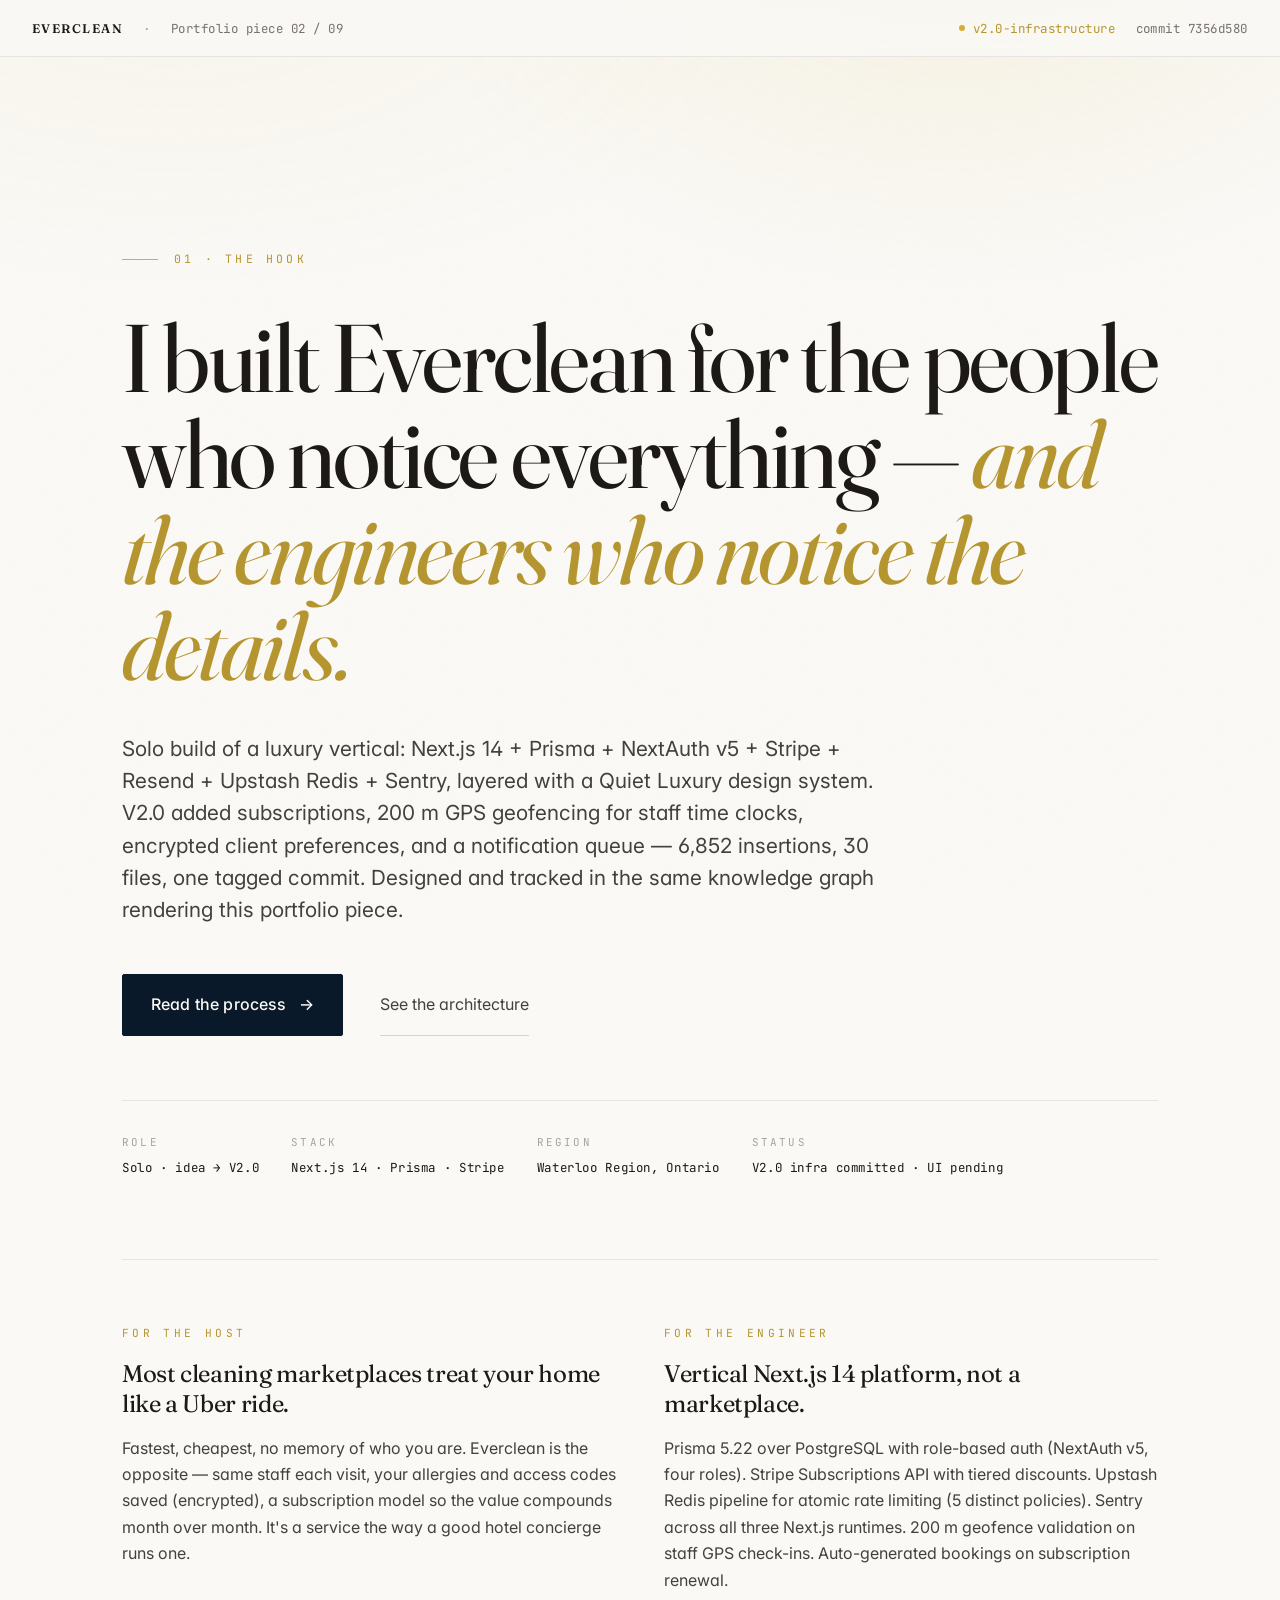
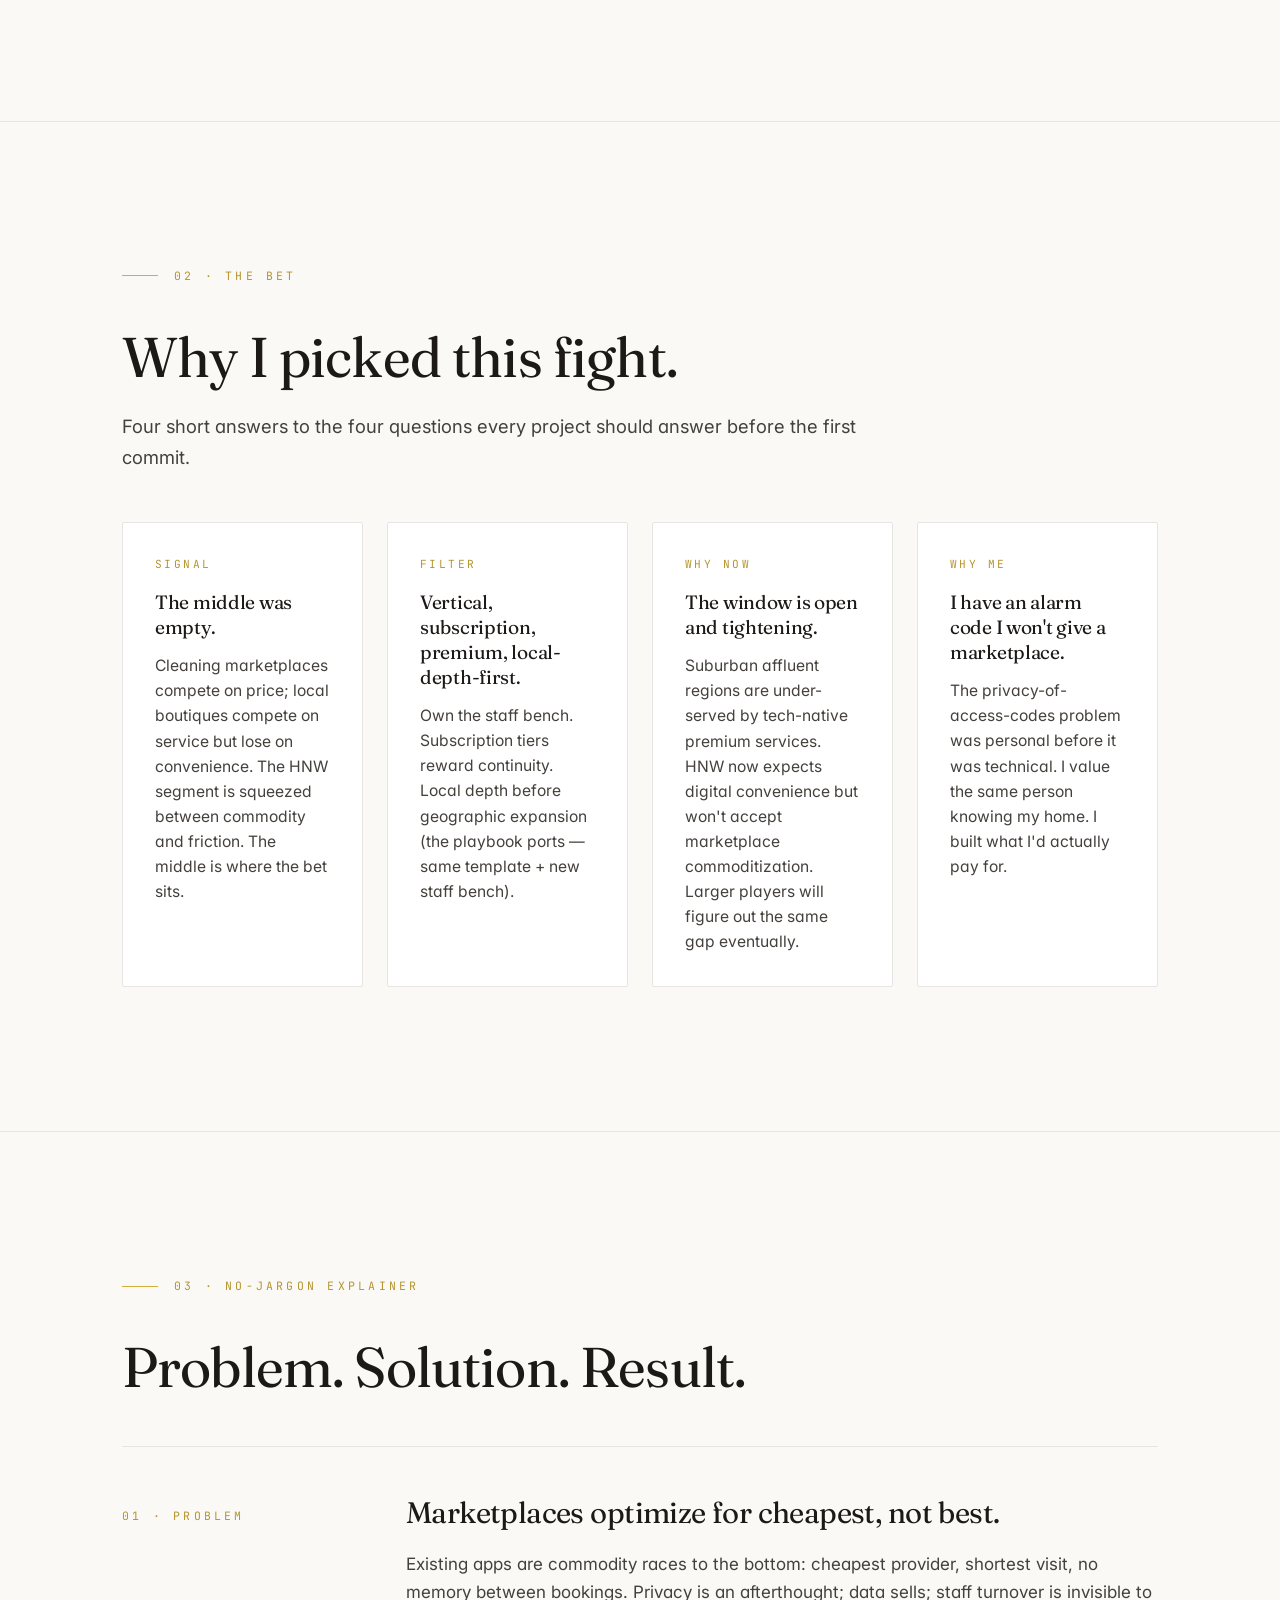
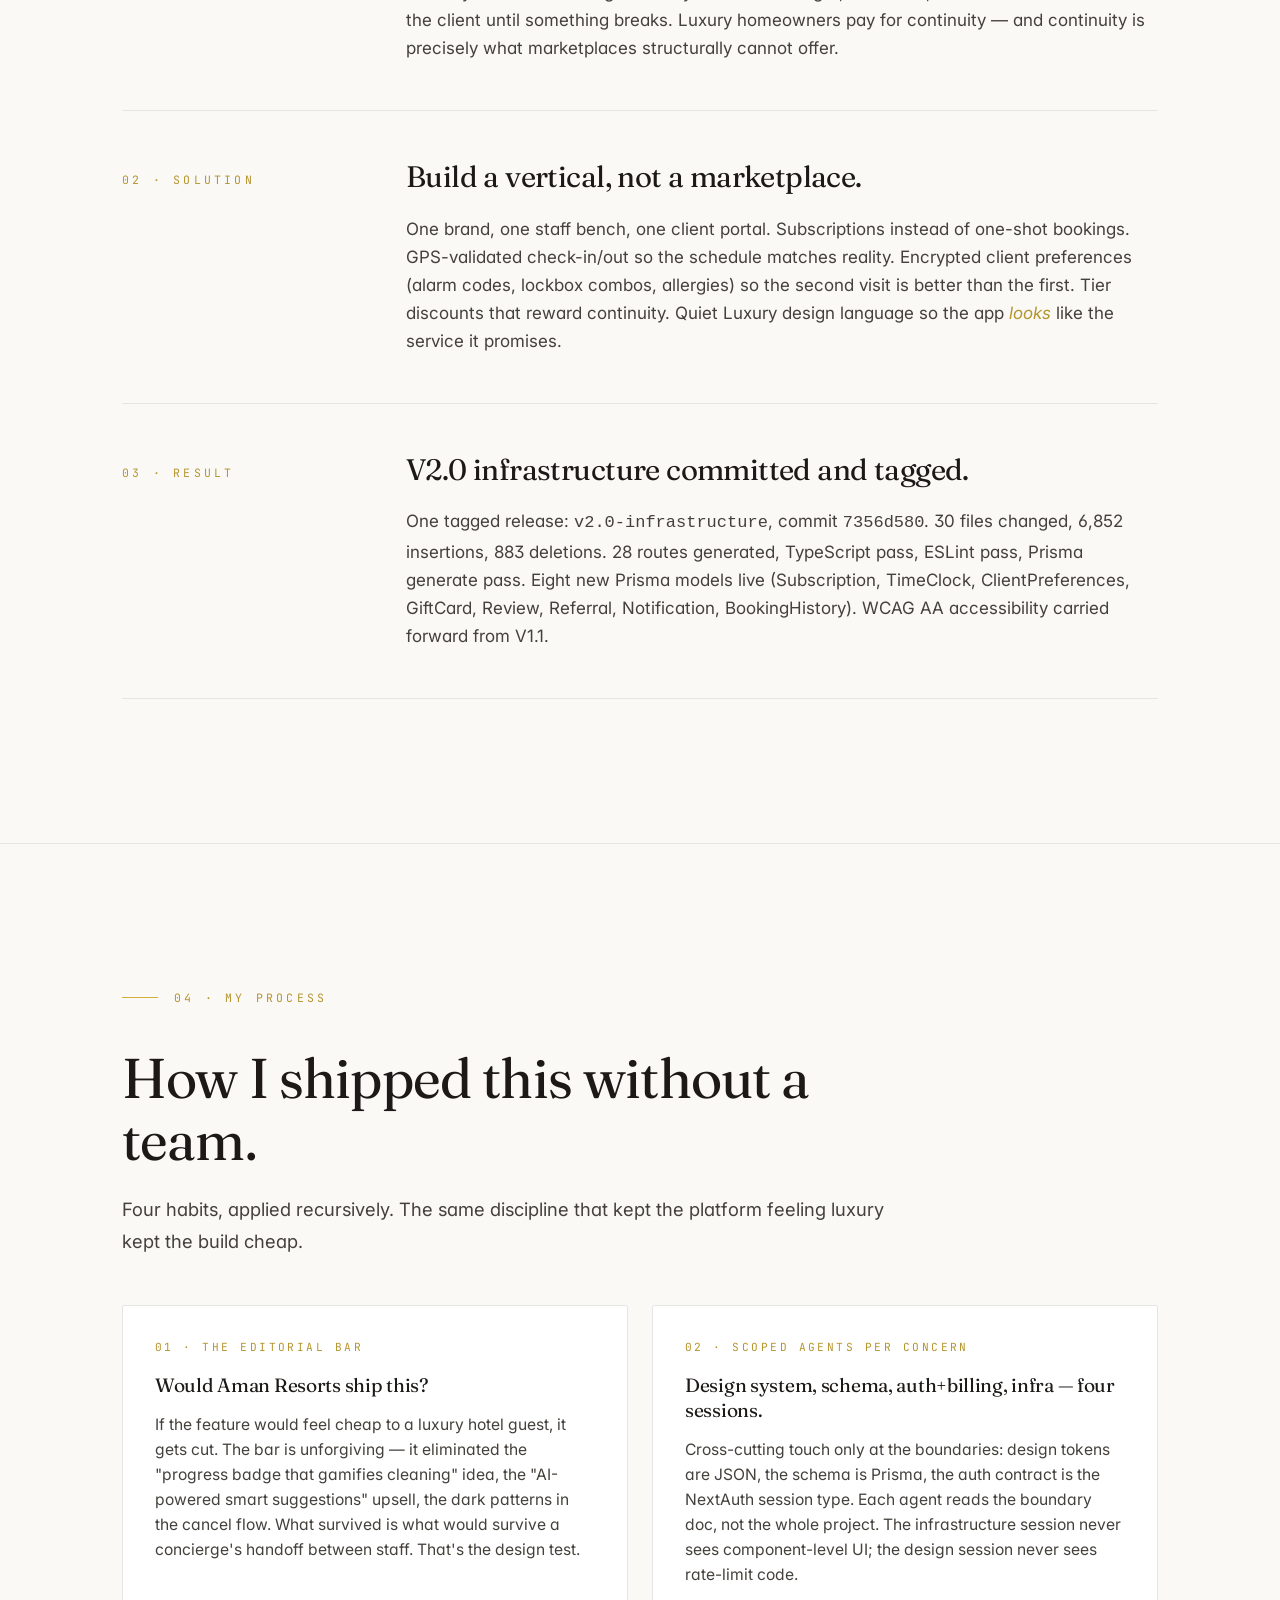
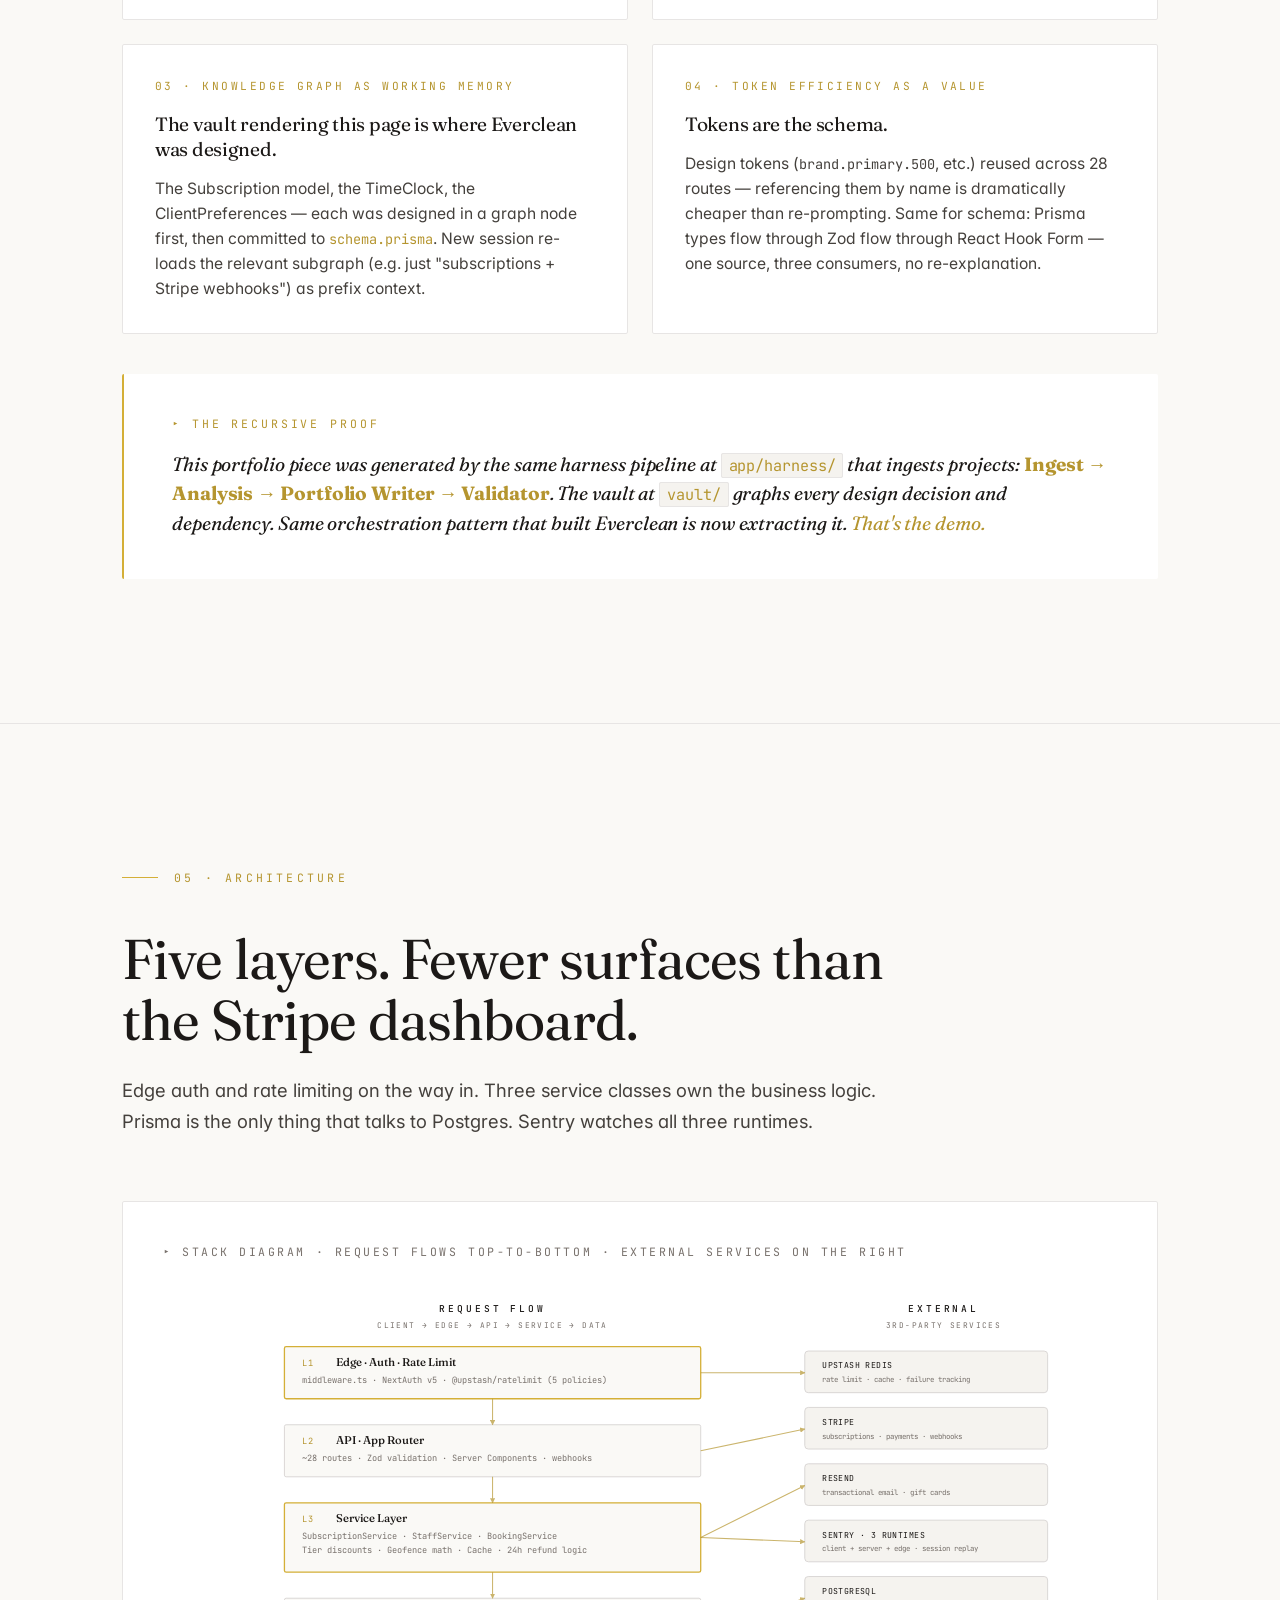
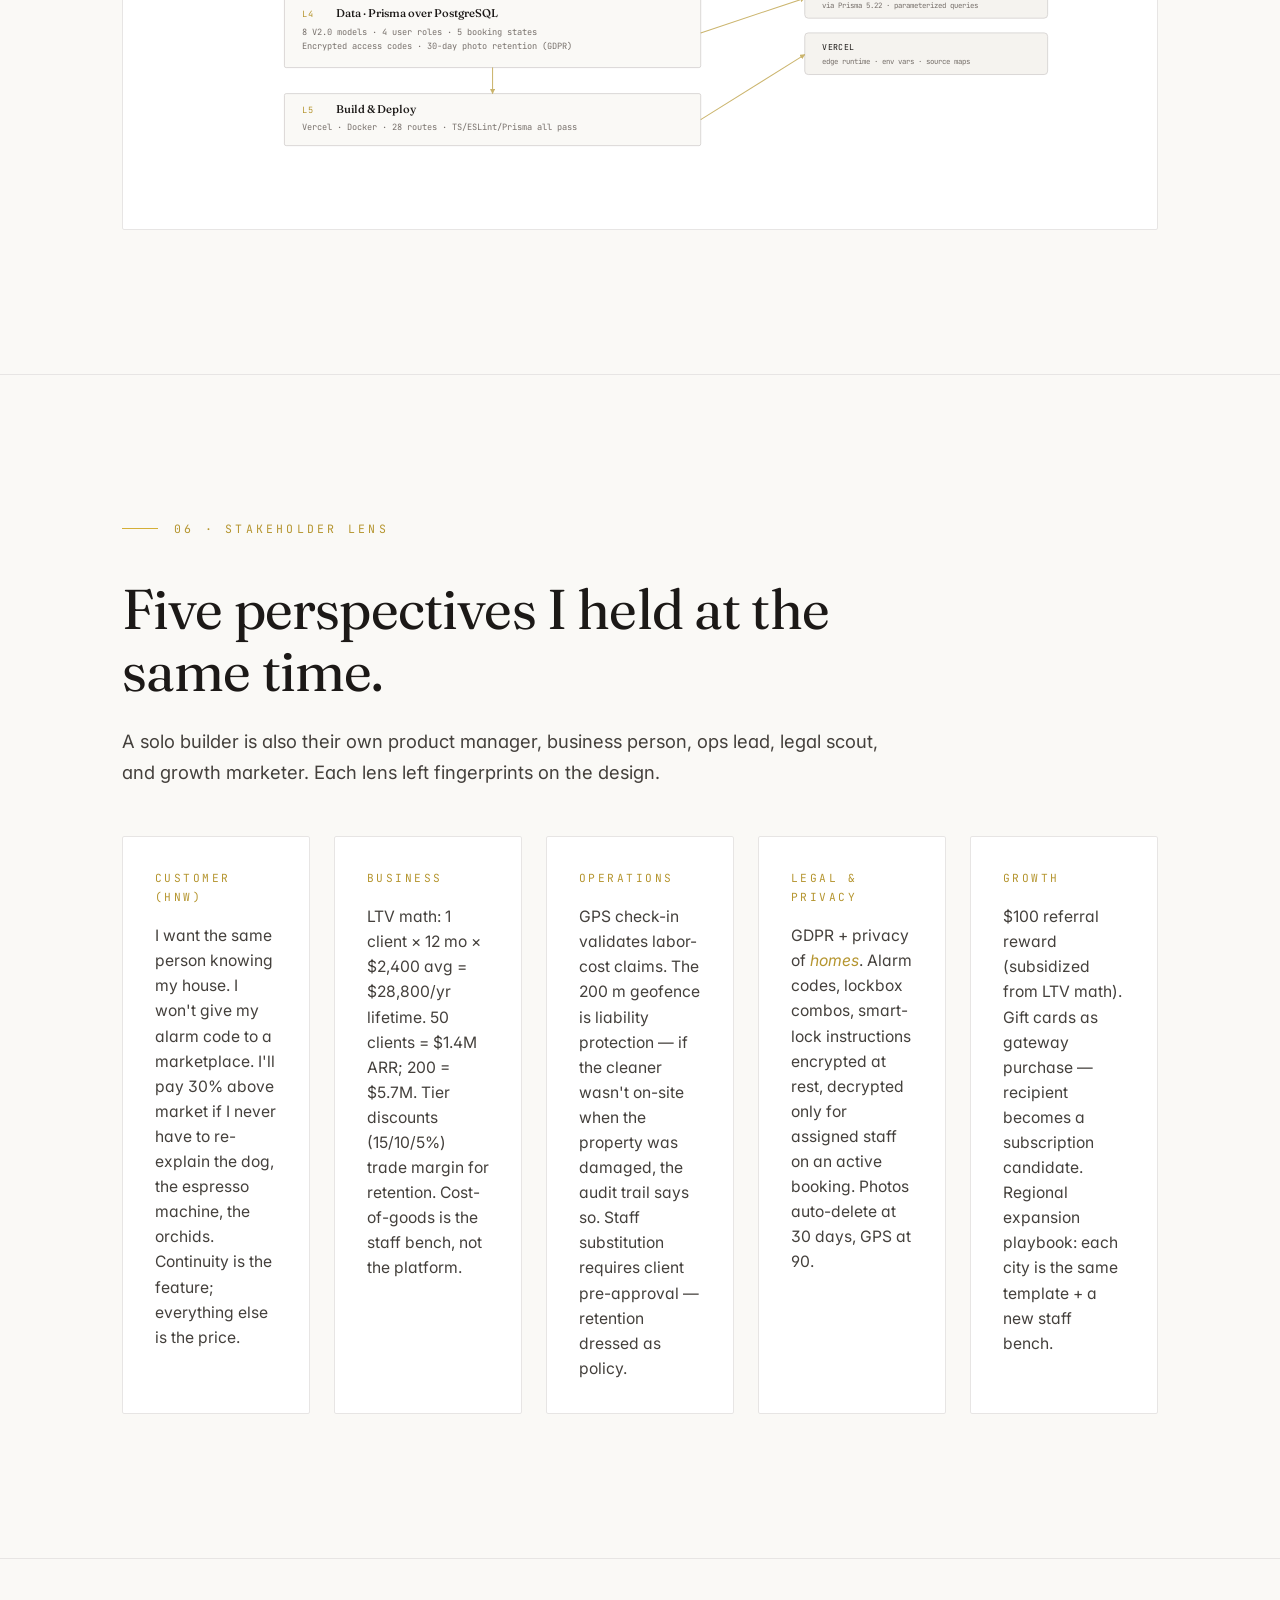
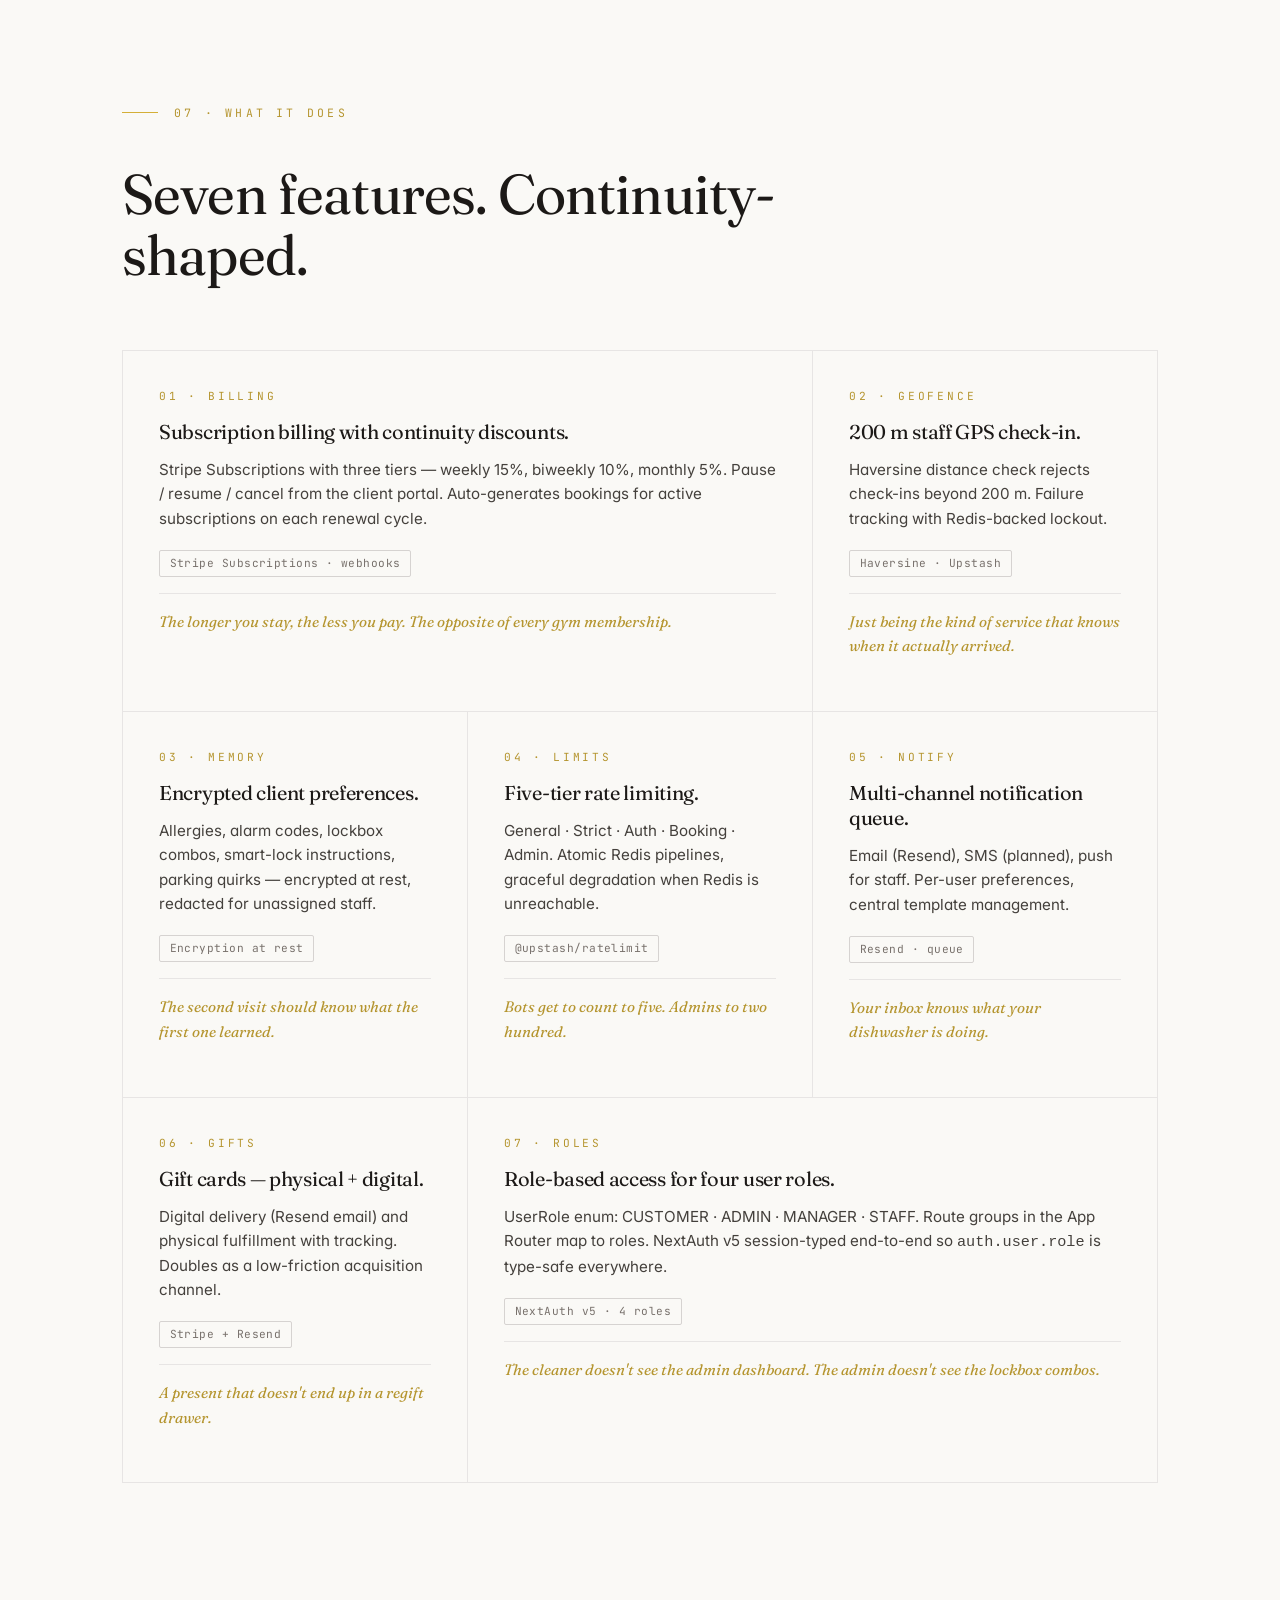
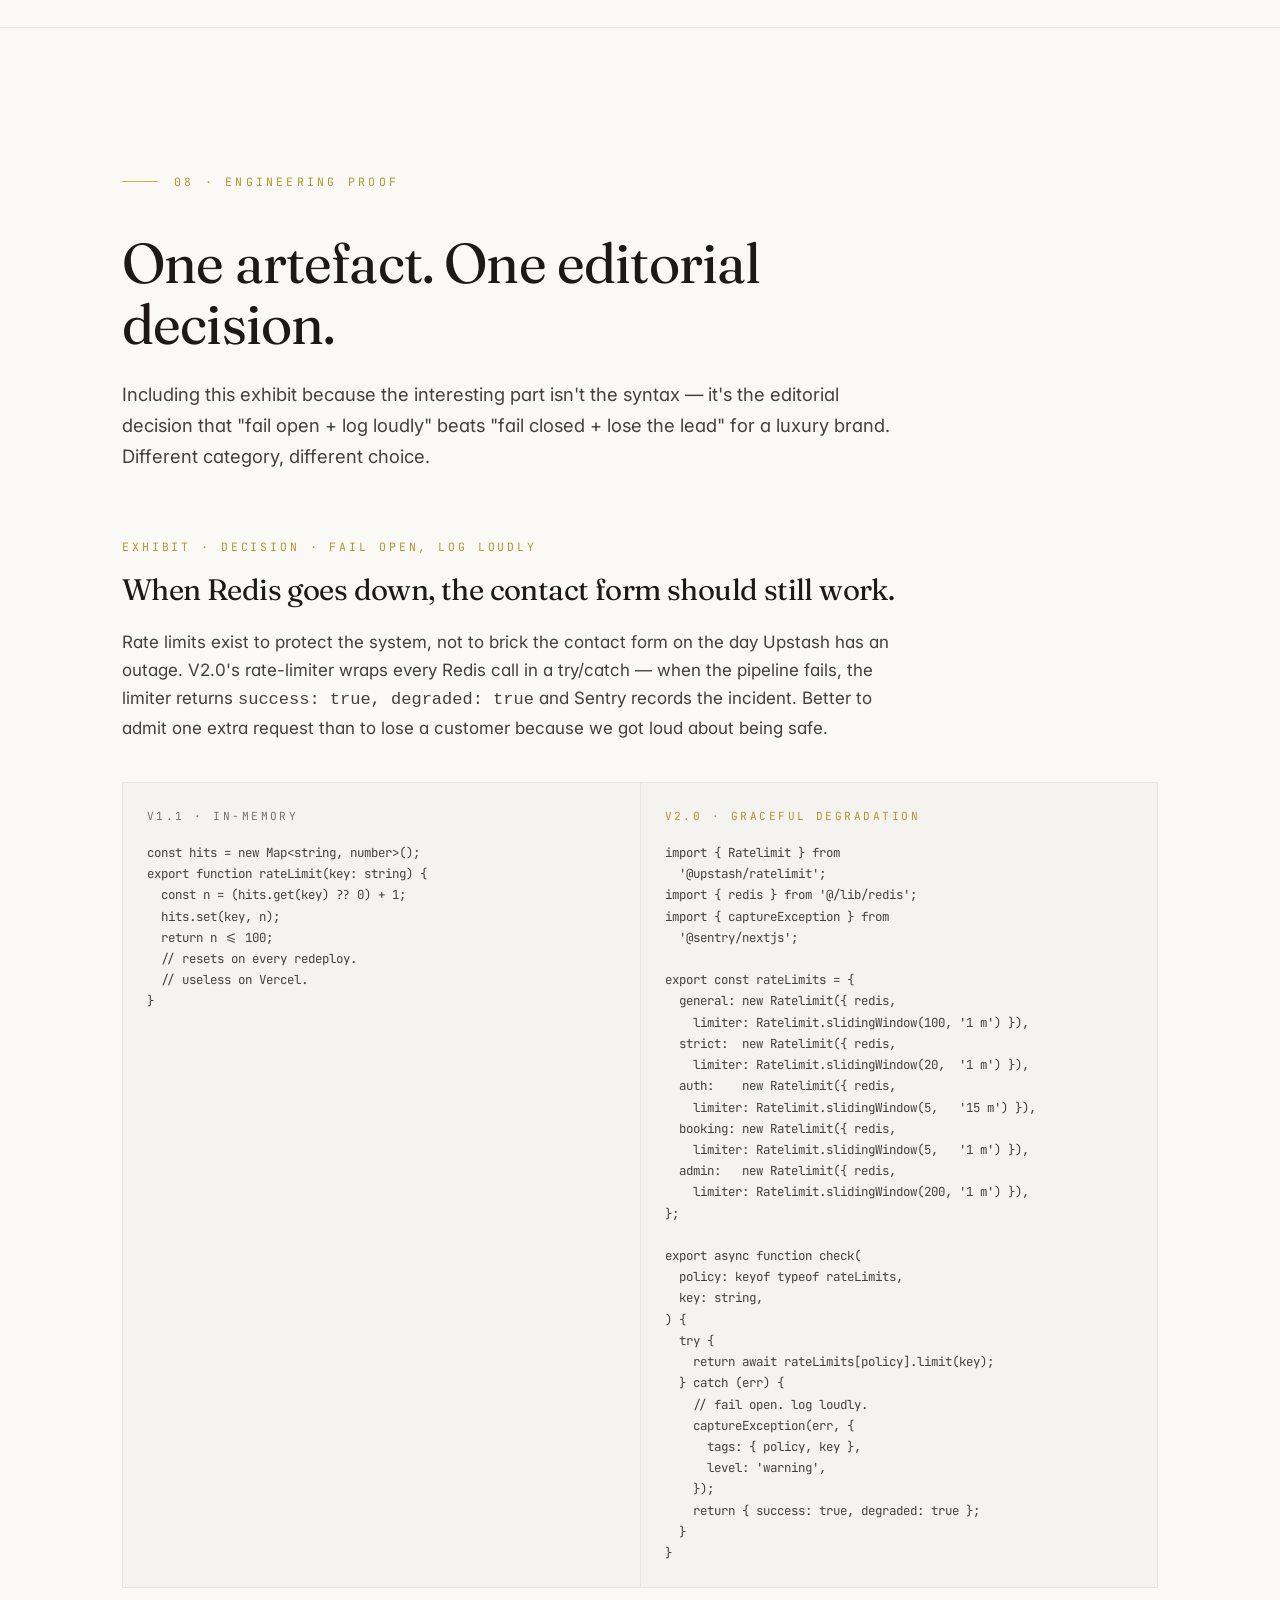
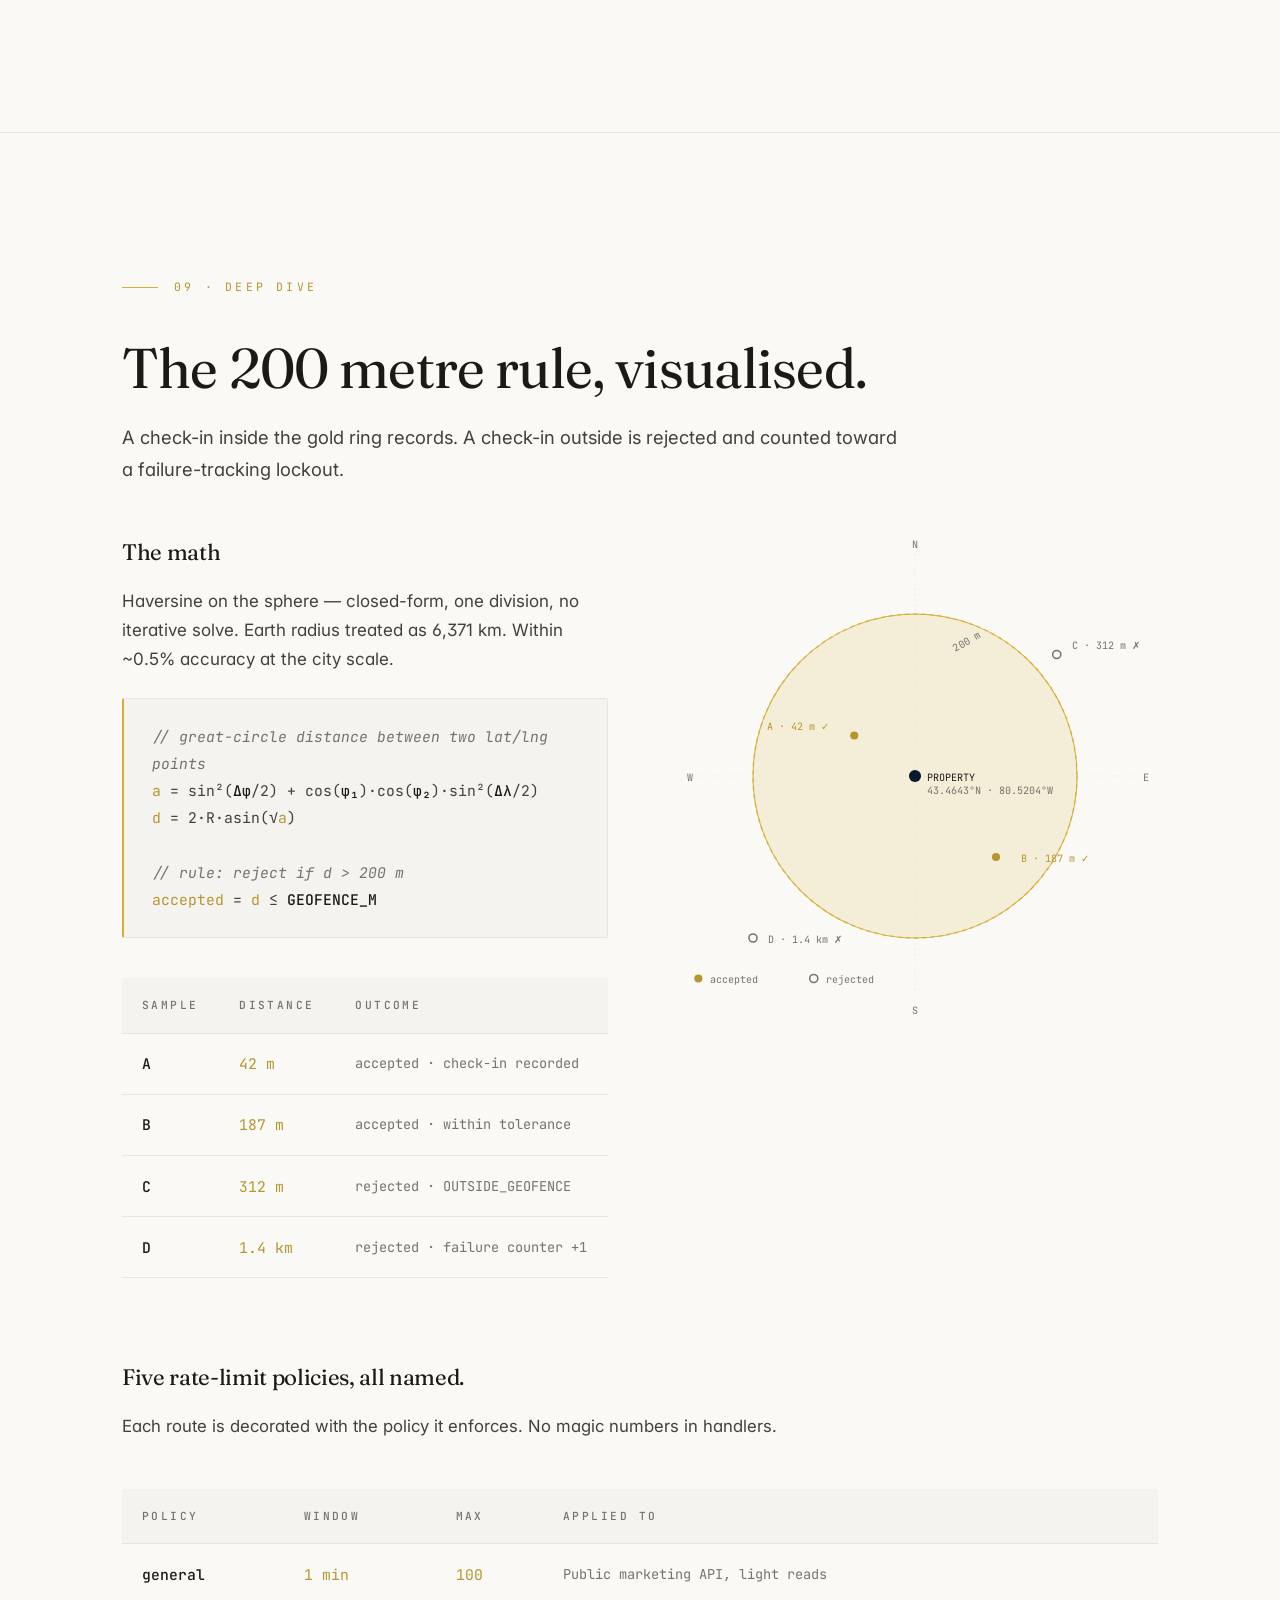
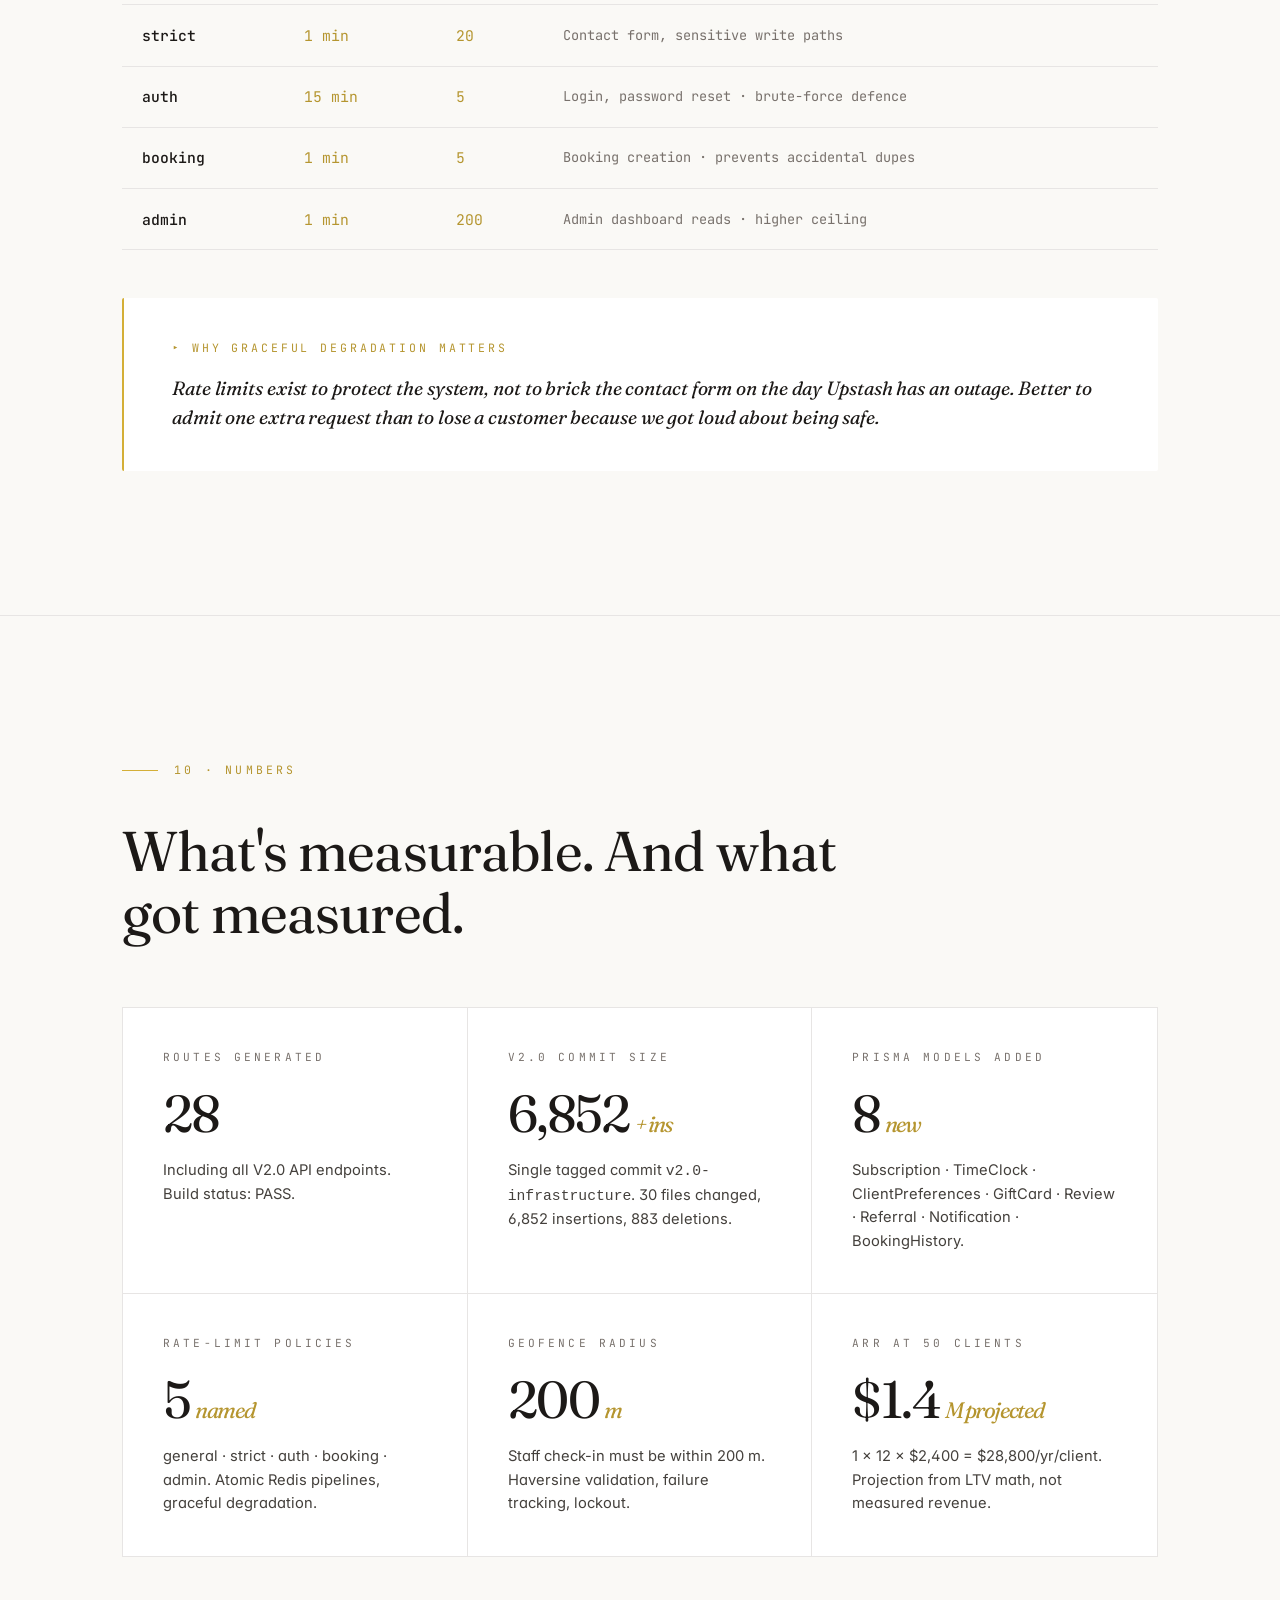
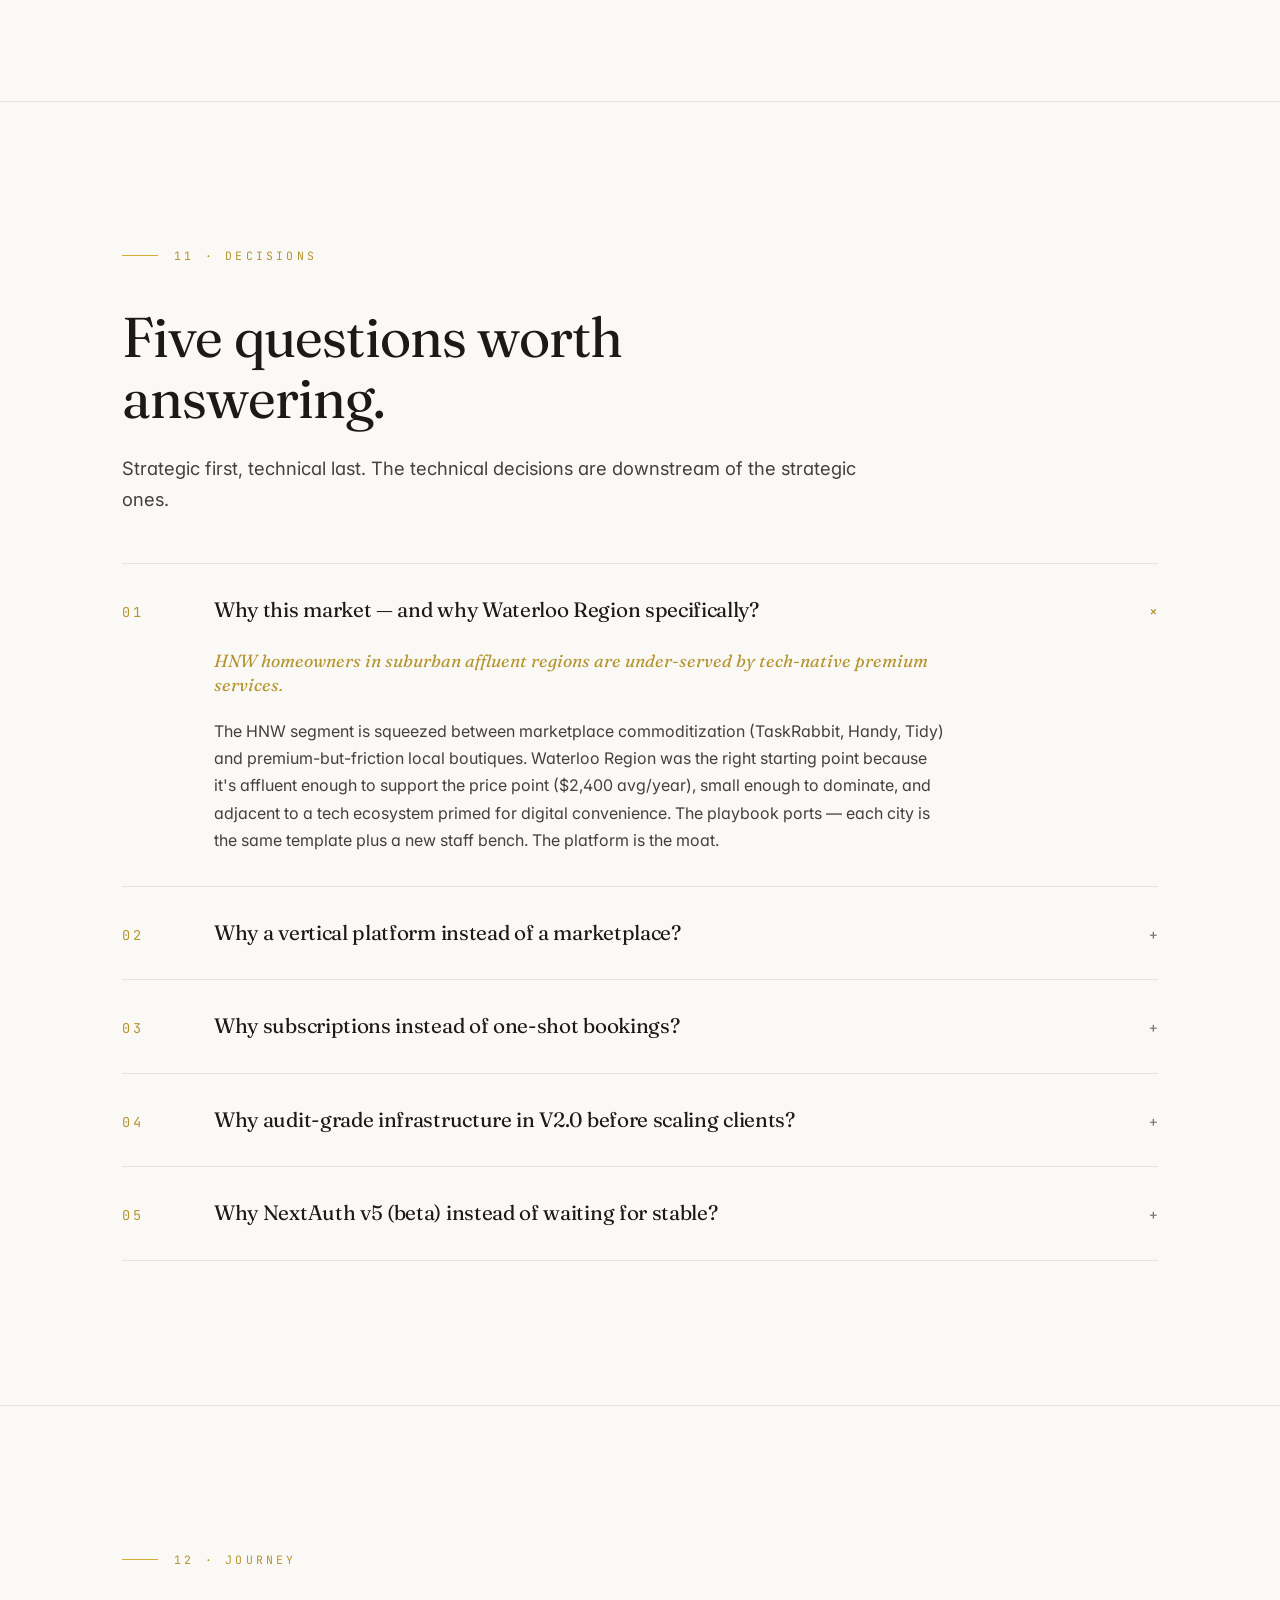
<file: projects/everclean/index.html>
<!doctype html>
<html lang="en">
<head>
<meta charset="utf-8" />
<meta name="viewport" content="width=device-width, initial-scale=1" />
<title>Everclean Luxury Services — Portfolio</title>
<link rel="preconnect" href="https://fonts.googleapis.com" />
<link rel="preconnect" href="https://fonts.gstatic.com" crossorigin />
<link href="https://fonts.googleapis.com/css2?family=Inter:wght@400;500;600&family=Fraunces:opsz,wght@9..144,400;9..144,500;9..144,700;9..144,900&family=JetBrains+Mono:wght@400;500&display=swap" rel="stylesheet" />
<style>
:root {
  --bg:           #FAF9F6;
  --bg-elevated:  #FFFFFF;
  --bg-inset:     #F5F3EF;
  --text:         #1C1917;
  --text-soft:    #44403C;
  --text-mute:    #78716C;
  --text-faint:   #A8A29E;
  --gold:         #D4AF37;
  --gold-deep:    #B5952F;
  --gold-soft:    rgba(212, 175, 55, 0.15);
  --gold-line:    rgba(212, 175, 55, 0.35);
  --navy:         #0A1929;
  --line:         #E7E5E4;
  --line-warm:    #D6D3D1;
  --serif:    'Fraunces', Georgia, serif;
  --sans:     'Inter', system-ui, sans-serif;
  --mono:     'JetBrains Mono', ui-monospace, monospace;
  --ease:     cubic-bezier(0.22, 1, 0.36, 1);
}
* { box-sizing: border-box; margin: 0; padding: 0; }
html { scroll-behavior: smooth; }
body {
  background: var(--bg); color: var(--text-soft);
  font-family: var(--sans); font-size: 1.0625rem; line-height: 1.7;
  -webkit-font-smoothing: antialiased;
  font-feature-settings: "ss01", "cv11"; overflow-x: hidden;
}
::selection { background: var(--gold-soft); color: var(--text); }
body::before {
  content: ''; position: fixed; inset: -10% -10% auto -10%; height: 70vh;
  background:
    radial-gradient(ellipse 60% 100% at 70% 0%, rgba(212, 175, 55, 0.12) 0%, transparent 60%),
    radial-gradient(ellipse 80% 100% at 20% 10%, rgba(212, 175, 55, 0.06) 0%, transparent 50%);
  pointer-events: none; z-index: 0;
}
body::after {
  content: ''; position: fixed; inset: 0;
  background-image: url("data:image/svg+xml;utf8,<svg xmlns='http://www.w3.org/2000/svg' width='180' height='180'><filter id='n'><feTurbulence type='fractalNoise' baseFrequency='0.7' numOctaves='2' stitchTiles='stitch'/><feColorMatrix values='0 0 0 0 0.55   0 0 0 0 0.5   0 0 0 0 0.43   0 0 0 0.6 0'/></filter><rect width='100%25' height='100%25' filter='url(%23n)'/></svg>");
  opacity: 0.025; pointer-events: none; z-index: 1; mix-blend-mode: multiply;
}
a { color: var(--text); text-decoration: none; border-bottom: 1px solid var(--gold-line); transition: border-color 200ms; }
a:hover { border-bottom-color: var(--gold); }
h1, h2, h3, h4 { font-family: var(--serif); font-weight: 400; color: var(--text); letter-spacing: -0.015em; }

.wrap { max-width: 1100px; margin: 0 auto; padding: 0 2rem; position: relative; z-index: 2; }
section { padding: 9rem 0; position: relative; z-index: 2; }
section + section { border-top: 1px solid var(--line); }

.eye {
  font-family: var(--mono); font-size: 0.72rem;
  text-transform: uppercase; letter-spacing: 0.28em;
  color: var(--gold-deep); margin-bottom: 2.5rem;
  display: flex; align-items: center; gap: 1rem;
}
.eye::before { content: ''; width: 36px; height: 1px; background: var(--gold); }

.top {
  position: sticky; top: 0; z-index: 50;
  background: rgba(250, 249, 246, 0.78);
  backdrop-filter: blur(16px); -webkit-backdrop-filter: blur(16px);
  border-bottom: 1px solid var(--line); padding: 1.1rem 2rem;
  font-family: var(--mono); font-size: 0.78rem; color: var(--text-mute);
  display: flex; justify-content: space-between; align-items: center;
  letter-spacing: 0.04em;
}
.top .left, .top .right { display: flex; gap: 1.25rem; align-items: center; }
.top .name { color: var(--text); font-weight: 600; letter-spacing: 0.12em; font-family: var(--serif); }
.top .tag { display: inline-flex; align-items: center; gap: 0.5rem; color: var(--gold-deep); }
.top .tag::before { content: ''; width: 6px; height: 6px; border-radius: 50%; background: var(--gold); }
.top a { border: none; color: var(--text-mute); }
.top a:hover { color: var(--text); }

.reveal { opacity: 0; transform: translateY(24px); transition: opacity 800ms var(--ease), transform 800ms var(--ease); }
.reveal.visible { opacity: 1; transform: none; }
.reveal.d1 { transition-delay: 80ms; }
.reveal.d2 { transition-delay: 160ms; }
.reveal.d3 { transition-delay: 240ms; }
.reveal.d4 { transition-delay: 320ms; }

/* HERO */
.hero { padding: 12rem 0 8rem; }
.hero h1 {
  font-family: var(--serif); font-weight: 400;
  font-size: clamp(2.75rem, 7.5vw, 6rem); line-height: 1.0;
  letter-spacing: -0.025em; max-width: 22ch;
  margin-bottom: 2.5rem; color: var(--text);
}
.hero h1 em { font-style: italic; font-weight: 400; color: var(--gold-deep); font-variation-settings: "opsz" 144; }
.hero .lede { font-size: 1.3rem; line-height: 1.55; color: var(--text-soft); max-width: 60ch; margin-bottom: 3rem; font-weight: 400; }
.hero .meta {
  font-family: var(--mono); font-size: 0.78rem; color: var(--text-mute);
  display: flex; flex-wrap: wrap; gap: 2rem;
  margin-top: 4rem; padding-top: 2rem;
  border-top: 1px solid var(--line); letter-spacing: 0.05em;
}
.hero .meta div { display: flex; flex-direction: column; gap: 0.4rem; }
.hero .meta .k { color: var(--text-faint); text-transform: uppercase; font-size: 0.68rem; letter-spacing: 0.2em; }
.hero .meta .v { color: var(--text); }

.cta {
  display: inline-flex; align-items: center; gap: 0.75rem;
  padding: 1rem 1.75rem; background: var(--navy); color: var(--bg);
  font-family: var(--sans); font-size: 1rem; font-weight: 500;
  border: 1px solid var(--navy); border-radius: 2px;
  transition: all 250ms var(--ease); letter-spacing: 0.01em;
}
.cta:hover { background: var(--gold-deep); border-color: var(--gold-deep); color: white; transform: translateY(-1px); }
.cta::after { content: '→'; transition: transform 200ms; }
.cta:hover::after { transform: translateX(3px); }
.cta-ghost {
  display: inline-flex; align-items: center; gap: 0.6rem;
  padding: 1rem 0; margin-left: 2rem;
  color: var(--text-soft); font-family: var(--sans); font-size: 1rem;
  border: none; border-bottom: 1px solid var(--line-warm);
}
.cta-ghost:hover { color: var(--gold-deep); border-bottom-color: var(--gold); }

/* DUAL */
.dual { display: grid; grid-template-columns: 1fr 1fr; gap: 3rem; margin-top: 5rem; padding-top: 4rem; border-top: 1px solid var(--line); }
.dual .card { position: relative; }
.dual .card::before { content: attr(data-num); font-family: var(--mono); font-size: 0.7rem; letter-spacing: 0.3em; color: var(--gold-deep); text-transform: uppercase; display: block; margin-bottom: 1rem; }
.dual h3 { font-family: var(--serif); font-weight: 400; font-size: 1.5rem; line-height: 1.25; margin-bottom: 1rem; color: var(--text); }
.dual p { color: var(--text-soft); font-size: 1rem; line-height: 1.65; }

.h2-intro { font-size: clamp(2rem, 4.5vw, 3.5rem); line-height: 1.1; max-width: 22ch; margin-bottom: 1.5rem; }
.h2-intro + .lede { font-size: 1.15rem; color: var(--text-soft); max-width: 65ch; margin-bottom: 0; }

/* CARD GRID */
.cards { display: grid; gap: 1.5rem; margin-top: 3rem; }
.cards.c2 { grid-template-columns: 1fr 1fr; }
.cards.c4 { grid-template-columns: repeat(4, 1fr); }
.cards.c5 { grid-template-columns: repeat(5, 1fr); }
.card-block {
  padding: 2rem; border: 1px solid var(--line); background: var(--bg-elevated);
  border-radius: 2px; transition: border-color 250ms, transform 250ms var(--ease);
}
.card-block:hover { border-color: var(--gold-line); transform: translateY(-2px); }
.card-block .label { font-family: var(--mono); font-size: 0.7rem; text-transform: uppercase; letter-spacing: 0.22em; color: var(--gold-deep); margin-bottom: 1rem; }
.card-block h3 { font-family: var(--serif); font-weight: 400; font-size: 1.2rem; line-height: 1.3; margin-bottom: 0.85rem; color: var(--text); letter-spacing: -0.015em; }
.card-block p { color: var(--text-soft); font-size: 0.98rem; line-height: 1.6; }

/* PROCESS-META */
.process-meta { margin-top: 2.5rem; padding: 2.5rem 3rem; border-left: 2px solid var(--gold); background: var(--bg-elevated); border-radius: 2px; }
.process-meta .label { font-family: var(--mono); font-size: 0.72rem; letter-spacing: 0.25em; text-transform: uppercase; color: var(--gold-deep); margin-bottom: 1rem; }
.process-meta p { font-family: var(--serif); font-style: italic; font-size: 1.2rem; line-height: 1.55; color: var(--text); letter-spacing: -0.005em; }
.process-meta p code { font-family: var(--mono); font-style: normal; font-size: 0.95rem; background: var(--bg-inset); padding: 1px 7px; border-radius: 2px; color: var(--gold-deep); border: 1px solid var(--line); }

/* PSR */
.psr { margin-top: 3rem; }
.psr .step { padding: 3rem 0; display: grid; grid-template-columns: 220px 1fr; gap: 4rem; align-items: start; border-top: 1px solid var(--line); }
.psr .step:last-child { border-bottom: 1px solid var(--line); }
.psr .step .label { font-family: var(--mono); font-size: 0.72rem; text-transform: uppercase; letter-spacing: 0.28em; color: var(--gold-deep); padding-top: 0.7rem; }
.psr .step h3 { font-family: var(--serif); font-weight: 400; font-size: 1.85rem; line-height: 1.2; margin-bottom: 1.25rem; letter-spacing: -0.02em; }
.psr .step p { color: var(--text-soft); font-size: 1.0625rem; line-height: 1.65; }

/* VIZ */
.viz { margin-top: 4rem; padding: 2.5rem; border: 1px solid var(--line); background: var(--bg-elevated); border-radius: 2px; overflow-x: auto; }
.viz-cap { font-family: var(--mono); font-size: 0.72rem; color: var(--text-mute); text-transform: uppercase; letter-spacing: 0.22em; margin-bottom: 1.5rem; }
.viz-svg { display: block; max-width: 100%; height: auto; }
.arch-svg .col-title { font-family: var(--mono); font-weight: 500; font-size: 11px; fill: var(--text); letter-spacing: 0.3em; }
.arch-svg .col-sub { font-family: var(--mono); font-size: 9px; fill: var(--text-mute); letter-spacing: 0.18em; }
.arch-svg .layer-name { font-family: var(--serif); font-weight: 500; font-size: 13px; fill: var(--text); }
.arch-svg .layer-detail { font-family: var(--mono); font-size: 10px; fill: var(--text-mute); }
.arch-svg .rect { fill: var(--bg); stroke: var(--line-warm); stroke-width: 1; }
.arch-svg .rect.accent { fill: var(--bg); stroke: var(--gold); stroke-width: 1.5; }
.arch-svg .arrow { stroke: var(--gold-deep); stroke-width: 1.2; fill: none; opacity: 0.7; marker-end: url(#arrowG); }
.arch-svg .layer-num { font-family: var(--mono); font-size: 10px; fill: var(--gold-deep); letter-spacing: 0.12em; }
.arch-svg .side-pill { fill: var(--bg-inset); stroke: var(--line-warm); stroke-width: 1; }
.arch-svg .side-name { font-family: var(--mono); font-size: 9.5px; fill: var(--text); letter-spacing: 0.05em; }
.arch-svg .side-tag { font-family: var(--mono); font-size: 8.5px; fill: var(--text-mute); }

.geo-svg .ring-outer { fill: none; stroke: var(--gold); stroke-width: 1.5; stroke-dasharray: 4 4; opacity: 0.7; }
.geo-svg .ring-inner { fill: var(--gold-soft); stroke: var(--gold); stroke-width: 1; }
.geo-svg .property { fill: var(--navy); }
.geo-svg .staff-ok { fill: var(--gold-deep); }
.geo-svg .staff-fail { fill: none; stroke: var(--text-mute); stroke-width: 1.5; }
.geo-svg .label { font-family: var(--mono); font-size: 10px; fill: var(--text); }
.geo-svg .label-mute { font-family: var(--mono); font-size: 10px; fill: var(--text-mute); }
.geo-svg .axis { stroke: var(--line); stroke-width: 0.5; stroke-dasharray: 2 3; }
.geo-svg .ok { font-family: var(--mono); font-size: 10px; fill: var(--gold-deep); }
.geo-svg .fail { font-family: var(--mono); font-size: 10px; fill: var(--text-mute); }

/* DEEP DIVE */
.algo-grid { display: grid; grid-template-columns: 1fr 1fr; gap: 4rem; align-items: start; margin-top: 3rem; }
.math { background: var(--bg-inset); border: 1px solid var(--line); border-left: 2px solid var(--gold); padding: 1.5rem 1.75rem; border-radius: 2px; font-family: var(--mono); font-size: 0.92rem; color: var(--text-soft); line-height: 1.85; margin: 1.5rem 0; }
.math .v { color: var(--text); font-weight: 500; }
.math .o { color: var(--gold-deep); }
.math .c { color: var(--text-mute); font-style: italic; }

.policy-table { margin-top: 3rem; width: 100%; border-collapse: collapse; font-family: var(--mono); font-size: 0.92rem; }
.policy-table th, .policy-table td { padding: 1.1rem 1.25rem; text-align: left; border-bottom: 1px solid var(--line); }
.policy-table th { font-family: var(--mono); font-size: 0.7rem; text-transform: uppercase; letter-spacing: 0.22em; color: var(--text-mute); font-weight: 500; background: var(--bg-inset); }
.policy-table td.policy { color: var(--text); font-weight: 500; }
.policy-table td.value { color: var(--gold-deep); }
.policy-table td.note { color: var(--text-mute); font-size: 0.85rem; }

.callout { margin-top: 3rem; padding: 2.5rem 3rem; border-left: 2px solid var(--gold); background: var(--bg-elevated); border-radius: 2px; }
.callout .label { font-family: var(--mono); font-size: 0.72rem; letter-spacing: 0.25em; text-transform: uppercase; color: var(--gold-deep); margin-bottom: 1rem; }
.callout p { font-family: var(--serif); font-style: italic; font-size: 1.2rem; line-height: 1.5; color: var(--text); letter-spacing: -0.005em; }

/* FEATURES */
.bento { display: grid; grid-template-columns: repeat(6, 1fr); gap: 1px; background: var(--line); margin-top: 4rem; border: 1px solid var(--line); }
.feat { background: var(--bg); padding: 2.25rem; transition: background 250ms; }
.feat:hover { background: var(--bg-elevated); }
.feat .num { font-family: var(--mono); font-size: 0.7rem; color: var(--gold-deep); letter-spacing: 0.25em; margin-bottom: 0.85rem; }
.feat h3 { font-family: var(--serif); font-weight: 400; font-size: 1.25rem; line-height: 1.25; margin-bottom: 0.85rem; color: var(--text); letter-spacing: -0.015em; }
.feat p { color: var(--text-soft); font-size: 0.95rem; line-height: 1.6; margin-bottom: 1rem; }
.feat .tech { display: inline-block; font-family: var(--mono); font-size: 0.7rem; color: var(--text-mute); border: 1px solid var(--line-warm); padding: 0.2rem 0.6rem; border-radius: 2px; margin-bottom: 1rem; letter-spacing: 0.04em; }
.feat .witty { font-family: var(--serif); font-style: italic; font-size: 0.95rem; color: var(--gold-deep); border-top: 1px solid var(--line); padding-top: 1rem; }
.feat.s4 { grid-column: span 4; }
.feat.s3 { grid-column: span 3; }
.feat.s2 { grid-column: span 2; }
.feat.s6 { grid-column: span 6; }

/* EXHIBIT */
.exhibit { margin-top: 4rem; }
.exhibit .label { font-family: var(--mono); font-size: 0.72rem; letter-spacing: 0.25em; text-transform: uppercase; color: var(--gold-deep); margin-bottom: 1rem; }
.exhibit h3 { font-family: var(--serif); font-weight: 400; font-size: 1.85rem; line-height: 1.2; margin-bottom: 1.25rem; letter-spacing: -0.02em; }
.exhibit .story { color: var(--text-soft); font-size: 1.0625rem; line-height: 1.65; margin-bottom: 2.5rem; max-width: 70ch; }
.code-pair { display: grid; grid-template-columns: 1fr 1fr; gap: 1px; background: var(--line); border: 1px solid var(--line); }
.code-pair .col { background: var(--bg-inset); padding: 1.5rem; }
.code-pair .col .tag { font-family: var(--mono); font-size: 0.7rem; letter-spacing: 0.22em; text-transform: uppercase; margin-bottom: 1rem; display: block; }
.code-pair .before .tag { color: var(--text-mute); }
.code-pair .after .tag { color: var(--gold-deep); }
pre { font-family: var(--mono); font-size: 0.78rem; line-height: 1.7; color: var(--text-soft); background: transparent; white-space: pre; overflow-x: auto; }

/* METRICS */
.metrics-grid { display: grid; grid-template-columns: repeat(3, 1fr); gap: 0; margin-top: 4rem; border: 1px solid var(--line); background: var(--bg-elevated); }
.metric { padding: 2.5rem; border-right: 1px solid var(--line); border-bottom: 1px solid var(--line); transition: background 250ms; }
.metric:hover { background: var(--bg-inset); }
.metric:nth-child(3n) { border-right: none; }
.metric:nth-last-child(-n+3) { border-bottom: none; }
.metric .lbl { font-family: var(--mono); font-size: 0.7rem; text-transform: uppercase; letter-spacing: 0.28em; color: var(--text-mute); margin-bottom: 1.25rem; }
.metric .val { font-family: var(--serif); font-weight: 400; font-size: 3.25rem; line-height: 1; color: var(--text); letter-spacing: -0.03em; }
.metric .val .unit { font-size: 1.4rem; color: var(--gold-deep); margin-left: 0.3rem; font-style: italic; font-weight: 400; }
.metric .desc { margin-top: 1.25rem; font-size: 0.92rem; color: var(--text-soft); line-height: 1.6; }

/* DECISIONS */
.decisions { margin-top: 3rem; }
details.decision { border-top: 1px solid var(--line); padding: 2rem 0; }
details.decision:last-of-type { border-bottom: 1px solid var(--line); }
details.decision summary { cursor: pointer; list-style: none; display: grid; grid-template-columns: 60px 1fr auto; gap: 2rem; align-items: baseline; }
details.decision summary::-webkit-details-marker { display: none; }
details.decision .qnum { font-family: var(--mono); font-size: 0.85rem; color: var(--gold-deep); letter-spacing: 0.22em; }
details.decision .q { font-family: var(--serif); font-weight: 400; font-size: 1.3rem; line-height: 1.3; color: var(--text); letter-spacing: -0.015em; }
details.decision .arrow { font-family: var(--mono); font-size: 0.9rem; color: var(--text-mute); transition: transform 250ms; }
details.decision[open] .arrow { transform: rotate(45deg); color: var(--gold-deep); }
details.decision .body { margin-top: 1.5rem; padding-left: calc(60px + 2rem); display: flex; flex-direction: column; gap: 1.25rem; color: var(--text-soft); max-width: 75ch; }
details.decision .short { font-family: var(--serif); font-style: italic; font-size: 1.1rem; color: var(--gold-deep); line-height: 1.4; }
details.decision .long { font-size: 1rem; line-height: 1.7; }

/* TIMELINE */
.timeline { margin-top: 4rem; }
.phase { display: grid; grid-template-columns: 240px 1fr; gap: 3rem; padding: 3rem 0; border-top: 1px solid var(--line); align-items: start; }
.phase:last-child { border-bottom: 1px solid var(--line); }
.phase .meta { display: flex; flex-direction: column; gap: 0.75rem; }
.phase .pnum { font-family: var(--mono); font-size: 0.7rem; letter-spacing: 0.25em; color: var(--gold-deep); text-transform: uppercase; }
.phase .ptitle { font-family: var(--serif); font-weight: 400; font-size: 1.25rem; line-height: 1.2; color: var(--text); letter-spacing: -0.015em; }
.phase .mood { font-family: var(--mono); font-size: 0.72rem; color: var(--text-mute); letter-spacing: 0.2em; text-transform: uppercase; }
.phase .story { color: var(--text-soft); font-size: 1.0625rem; line-height: 1.65; margin-bottom: 1rem; }
.phase .story strong { color: var(--text); font-weight: 500; font-family: var(--serif); font-style: italic; }
.phase .deliverable { font-family: var(--mono); font-size: 0.85rem; color: var(--gold-deep); border-left: 1px solid var(--gold); padding-left: 1rem; line-height: 1.5; }

/* REFLECTION */
.reflection-grid { display: grid; grid-template-columns: repeat(3, 1fr); gap: 2rem; margin-top: 3rem; }
.reflection-grid .block { padding-top: 1.5rem; border-top: 1px solid var(--gold); }
.reflection-grid .label { font-family: var(--mono); font-size: 0.7rem; text-transform: uppercase; letter-spacing: 0.22em; color: var(--gold-deep); margin-bottom: 1rem; }
.reflection-grid h3 { font-family: var(--serif); font-weight: 400; font-size: 1.5rem; line-height: 1.2; color: var(--text); margin-bottom: 1rem; letter-spacing: -0.015em; }
.reflection-grid p { color: var(--text-soft); font-size: 1rem; line-height: 1.65; }

/* FOOTER */
footer.recursive { padding: 10rem 0 6rem; border-top: 1px solid var(--line); position: relative; background: radial-gradient(ellipse 60% 80% at 50% 100%, var(--gold-soft) 0%, transparent 60%); }
footer.recursive h2 { font-family: var(--serif); font-weight: 400; font-size: clamp(2rem, 4.5vw, 3.5rem); line-height: 1.15; letter-spacing: -0.025em; max-width: 28ch; margin-bottom: 2rem; }
footer.recursive .cta-line { color: var(--text-soft); font-size: 1.2rem; line-height: 1.55; margin-bottom: 3rem; max-width: 50ch; }
footer.recursive .next { margin-top: 6rem; padding-top: 2rem; border-top: 1px solid var(--line); color: var(--text-mute); font-family: var(--mono); font-size: 0.85rem; letter-spacing: 0.05em; }

.integrity { background: var(--bg-inset); padding: 3rem 2rem; font-family: var(--mono); font-size: 0.78rem; color: var(--text-mute); line-height: 1.7; border-top: 1px solid var(--line); }
.integrity .row { max-width: 1100px; margin: 0 auto; }
.integrity strong { color: var(--text); font-weight: 500; }
.integrity em { color: var(--gold-deep); font-style: normal; }

@media (max-width: 1000px) {
  section { padding: 6rem 0; }
  .hero { padding: 8rem 0 5rem; }
  .dual, .algo-grid, .reflection-grid { grid-template-columns: 1fr; gap: 2rem; }
  .cards.c4, .cards.c5 { grid-template-columns: 1fr 1fr; }
  .psr .step, .phase { grid-template-columns: 1fr; gap: 1.5rem; }
  details.decision summary { grid-template-columns: 50px 1fr; }
  details.decision .arrow { display: none; }
  details.decision .body { padding-left: calc(50px + 2rem); }
  .bento { grid-template-columns: 1fr; }
  .feat.s4, .feat.s3, .feat.s2, .feat.s6 { grid-column: span 1; }
  .code-pair { grid-template-columns: 1fr; }
  .metrics-grid { grid-template-columns: 1fr; }
  .metric { border-right: none; }
  .metric:not(:last-child) { border-bottom: 1px solid var(--line); }
  .policy-table { font-size: 0.82rem; }
  .policy-table th, .policy-table td { padding: 0.75rem 0.5rem; }
}
@media (max-width: 640px) { .cards.c4, .cards.c5 { grid-template-columns: 1fr; } }
</style>
</head>
<body>

<div class="top">
  <div class="left">
    <span class="name">EVERCLEAN</span>
    <span style="color: var(--text-faint);">·</span>
    <span>Portfolio piece 02 / 09</span>
  </div>
  <div class="right">
    <span class="tag">v2.0-infrastructure</span>
    <span>commit 7356d580</span>
  </div>
</div>

<section class="hero">
  <div class="wrap">
    <div class="eye reveal">01 · The Hook</div>
    <h1 class="reveal d1">I built Everclean for the people who notice everything — <em>and the engineers who notice the details.</em></h1>
    <p class="lede reveal d2">
      Solo build of a luxury vertical: Next.js 14 + Prisma + NextAuth v5 + Stripe + Resend + Upstash Redis + Sentry, layered with a Quiet Luxury design system. V2.0 added subscriptions, 200 m GPS geofencing for staff time clocks, encrypted client preferences, and a notification queue — 6,852 insertions, 30 files, one tagged commit. Designed and tracked in the same knowledge graph rendering this portfolio piece.
    </p>
    <div class="reveal d3">
      <a class="cta" href="#process">Read the process</a>
      <a class="cta-ghost" href="#architecture">See the architecture</a>
    </div>
    <div class="meta reveal d4">
      <div><span class="k">Role</span><span class="v">Solo · idea → V2.0</span></div>
      <div><span class="k">Stack</span><span class="v">Next.js 14 · Prisma · Stripe</span></div>
      <div><span class="k">Region</span><span class="v">Waterloo Region, Ontario</span></div>
      <div><span class="k">Status</span><span class="v">V2.0 infra committed · UI pending</span></div>
    </div>
    <div class="dual">
      <div class="card reveal" data-num="For the host">
        <h3>Most cleaning marketplaces treat your home like a Uber ride.</h3>
        <p>Fastest, cheapest, no memory of who you are. Everclean is the opposite — same staff each visit, your allergies and access codes saved (encrypted), a subscription model so the value compounds month over month. It's a service the way a good hotel concierge runs one.</p>
      </div>
      <div class="card reveal d1" data-num="For the engineer">
        <h3>Vertical Next.js 14 platform, not a marketplace.</h3>
        <p>Prisma 5.22 over PostgreSQL with role-based auth (NextAuth v5, four roles). Stripe Subscriptions API with tiered discounts. Upstash Redis pipeline for atomic rate limiting (5 distinct policies). Sentry across all three Next.js runtimes. 200 m geofence validation on staff GPS check-ins. Auto-generated bookings on subscription renewal.</p>
      </div>
    </div>
  </div>
</section>

<section>
  <div class="wrap">
    <div class="eye reveal">02 · The bet</div>
    <h2 class="reveal d1 h2-intro">Why I picked this fight.</h2>
    <p class="lede reveal d2">Four short answers to the four questions every project should answer before the first commit.</p>
    <div class="cards c4">
      <div class="card-block reveal">
        <div class="label">Signal</div>
        <h3>The middle was empty.</h3>
        <p>Cleaning marketplaces compete on price; local boutiques compete on service but lose on convenience. The HNW segment is squeezed between commodity and friction. The middle is where the bet sits.</p>
      </div>
      <div class="card-block reveal d1">
        <div class="label">Filter</div>
        <h3>Vertical, subscription, premium, local-depth-first.</h3>
        <p>Own the staff bench. Subscription tiers reward continuity. Local depth before geographic expansion (the playbook ports — same template + new staff bench).</p>
      </div>
      <div class="card-block reveal d2">
        <div class="label">Why now</div>
        <h3>The window is open and tightening.</h3>
        <p>Suburban affluent regions are under-served by tech-native premium services. HNW now expects digital convenience but won't accept marketplace commoditization. Larger players will figure out the same gap eventually.</p>
      </div>
      <div class="card-block reveal d3">
        <div class="label">Why me</div>
        <h3>I have an alarm code I won't give a marketplace.</h3>
        <p>The privacy-of-access-codes problem was personal before it was technical. I value the same person knowing my home. I built what I'd actually pay for.</p>
      </div>
    </div>
  </div>
</section>

<section>
  <div class="wrap">
    <div class="eye reveal">03 · No-jargon explainer</div>
    <h2 class="reveal d1 h2-intro">Problem. Solution. Result.</h2>
    <div class="psr">
      <div class="step reveal">
        <div class="label">01 · Problem</div>
        <div>
          <h3>Marketplaces optimize for cheapest, not best.</h3>
          <p>Existing apps are commodity races to the bottom: cheapest provider, shortest visit, no memory between bookings. Privacy is an afterthought; data sells; staff turnover is invisible to the client until something breaks. Luxury homeowners pay for continuity — and continuity is precisely what marketplaces structurally cannot offer.</p>
        </div>
      </div>
      <div class="step reveal">
        <div class="label">02 · Solution</div>
        <div>
          <h3>Build a vertical, not a marketplace.</h3>
          <p>One brand, one staff bench, one client portal. Subscriptions instead of one-shot bookings. GPS-validated check-in/out so the schedule matches reality. Encrypted client preferences (alarm codes, lockbox combos, allergies) so the second visit is better than the first. Tier discounts that reward continuity. Quiet Luxury design language so the app <em style="color: var(--gold-deep); font-style: italic;">looks</em> like the service it promises.</p>
        </div>
      </div>
      <div class="step reveal">
        <div class="label">03 · Result</div>
        <div>
          <h3>V2.0 infrastructure committed and tagged.</h3>
          <p>One tagged release: <code>v2.0-infrastructure</code>, commit <code>7356d580</code>. 30 files changed, 6,852 insertions, 883 deletions. 28 routes generated, TypeScript pass, ESLint pass, Prisma generate pass. Eight new Prisma models live (Subscription, TimeClock, ClientPreferences, GiftCard, Review, Referral, Notification, BookingHistory). WCAG AA accessibility carried forward from V1.1.</p>
        </div>
      </div>
    </div>
  </div>
</section>

<section id="process">
  <div class="wrap">
    <div class="eye reveal">04 · My process</div>
    <h2 class="reveal d1 h2-intro">How I shipped this without a team.</h2>
    <p class="lede reveal d2">Four habits, applied recursively. The same discipline that kept the platform feeling luxury kept the build cheap.</p>
    <div class="cards c2">
      <div class="card-block reveal">
        <div class="label">01 · The editorial bar</div>
        <h3>Would Aman Resorts ship this?</h3>
        <p>If the feature would feel cheap to a luxury hotel guest, it gets cut. The bar is unforgiving — it eliminated the "progress badge that gamifies cleaning" idea, the "AI-powered smart suggestions" upsell, the dark patterns in the cancel flow. What survived is what would survive a concierge's handoff between staff. That's the design test.</p>
      </div>
      <div class="card-block reveal d1">
        <div class="label">02 · Scoped agents per concern</div>
        <h3>Design system, schema, auth+billing, infra — four sessions.</h3>
        <p>Cross-cutting touch only at the boundaries: design tokens are JSON, the schema is Prisma, the auth contract is the NextAuth session type. Each agent reads the boundary doc, not the whole project. The infrastructure session never sees component-level UI; the design session never sees rate-limit code.</p>
      </div>
      <div class="card-block reveal d2">
        <div class="label">03 · Knowledge graph as working memory</div>
        <h3>The vault rendering this page is where Everclean was designed.</h3>
        <p>The Subscription model, the TimeClock, the ClientPreferences — each was designed in a graph node first, then committed to <code style="font-family: var(--mono); font-size: 0.85rem; color: var(--gold-deep);">schema.prisma</code>. New session re-loads the relevant subgraph (e.g. just "subscriptions + Stripe webhooks") as prefix context.</p>
      </div>
      <div class="card-block reveal d3">
        <div class="label">04 · Token efficiency as a value</div>
        <h3>Tokens are the schema.</h3>
        <p>Design tokens (<code style="font-family: var(--mono); font-size: 0.85rem;">brand.primary.500</code>, etc.) reused across 28 routes — referencing them by name is dramatically cheaper than re-prompting. Same for schema: Prisma types flow through Zod flow through React Hook Form — one source, three consumers, no re-explanation.</p>
      </div>
    </div>
    <div class="process-meta reveal">
      <div class="label">▸ The recursive proof</div>
      <p>This portfolio piece was generated by the same harness pipeline at <code>app/harness/</code> that ingests projects: <strong style="color: var(--gold-deep); font-style: normal;">Ingest → Analysis → Portfolio Writer → Validator</strong>. The vault at <code>vault/</code> graphs every design decision and dependency. Same orchestration pattern that built Everclean is now extracting it. <em style="color: var(--gold-deep); font-style: italic;">That's the demo.</em></p>
    </div>
  </div>
</section>

<section id="architecture">
  <div class="wrap">
    <div class="eye reveal">05 · Architecture</div>
    <h2 class="reveal d1 h2-intro">Five layers. Fewer surfaces than the Stripe dashboard.</h2>
    <p class="lede reveal d2">Edge auth and rate limiting on the way in. Three service classes own the business logic. Prisma is the only thing that talks to Postgres. Sentry watches all three runtimes.</p>
    <div class="viz reveal">
      <div class="viz-cap">▸ Stack diagram · request flows top-to-bottom · external services on the right</div>
      <svg class="viz-svg arch-svg" viewBox="0 0 1100 580" xmlns="http://www.w3.org/2000/svg">
        <defs>
          <marker id="arrowG" viewBox="0 0 10 10" refX="9" refY="5" markerWidth="5" markerHeight="5" orient="auto-start-reverse">
            <path d="M 0 0 L 10 5 L 0 10 z" fill="#B5952F"/>
          </marker>
        </defs>
        <text class="col-title" x="380" y="30" text-anchor="middle">REQUEST FLOW</text>
        <text class="col-sub" x="380" y="48" text-anchor="middle">CLIENT → EDGE → API → SERVICE → DATA</text>
        <text class="col-title" x="900" y="30" text-anchor="middle">EXTERNAL</text>
        <text class="col-sub" x="900" y="48" text-anchor="middle">3RD-PARTY SERVICES</text>
        <g transform="translate(140, 70)">
          <rect class="rect accent" width="480" height="60" rx="2"/>
          <text class="layer-num" x="20" y="22">L1</text>
          <text class="layer-name" x="60" y="22">Edge · Auth · Rate Limit</text>
          <text class="layer-detail" x="20" y="42">middleware.ts · NextAuth v5 · @upstash/ratelimit (5 policies)</text>
        </g>
        <g transform="translate(140, 160)">
          <rect class="rect" width="480" height="60" rx="2"/>
          <text class="layer-num" x="20" y="22">L2</text>
          <text class="layer-name" x="60" y="22">API · App Router</text>
          <text class="layer-detail" x="20" y="42">~28 routes · Zod validation · Server Components · webhooks</text>
        </g>
        <g transform="translate(140, 250)">
          <rect class="rect accent" width="480" height="80" rx="2"/>
          <text class="layer-num" x="20" y="22">L3</text>
          <text class="layer-name" x="60" y="22">Service Layer</text>
          <text class="layer-detail" x="20" y="42">SubscriptionService · StaffService · BookingService</text>
          <text class="layer-detail" x="20" y="58">Tier discounts · Geofence math · Cache · 24h refund logic</text>
        </g>
        <g transform="translate(140, 360)">
          <rect class="rect" width="480" height="80" rx="2"/>
          <text class="layer-num" x="20" y="22">L4</text>
          <text class="layer-name" x="60" y="22">Data · Prisma over PostgreSQL</text>
          <text class="layer-detail" x="20" y="42">8 V2.0 models · 4 user roles · 5 booking states</text>
          <text class="layer-detail" x="20" y="58">Encrypted access codes · 30-day photo retention (GDPR)</text>
        </g>
        <g transform="translate(140, 470)">
          <rect class="rect" width="480" height="60" rx="2"/>
          <text class="layer-num" x="20" y="22">L5</text>
          <text class="layer-name" x="60" y="22">Build &amp; Deploy</text>
          <text class="layer-detail" x="20" y="42">Vercel · Docker · 28 routes · TS/ESLint/Prisma all pass</text>
        </g>
        <path class="arrow" d="M 380 130 L 380 160"/>
        <path class="arrow" d="M 380 220 L 380 250"/>
        <path class="arrow" d="M 380 330 L 380 360"/>
        <path class="arrow" d="M 380 440 L 380 470"/>
        <g transform="translate(740, 75)">
          <rect class="side-pill" width="280" height="48" rx="4"/>
          <text class="side-name" x="20" y="20">UPSTASH REDIS</text>
          <text class="side-tag" x="20" y="36">rate limit · cache · failure tracking</text>
        </g>
        <g transform="translate(740, 140)">
          <rect class="side-pill" width="280" height="48" rx="4"/>
          <text class="side-name" x="20" y="20">STRIPE</text>
          <text class="side-tag" x="20" y="36">subscriptions · payments · webhooks</text>
        </g>
        <g transform="translate(740, 205)">
          <rect class="side-pill" width="280" height="48" rx="4"/>
          <text class="side-name" x="20" y="20">RESEND</text>
          <text class="side-tag" x="20" y="36">transactional email · gift cards</text>
        </g>
        <g transform="translate(740, 270)">
          <rect class="side-pill" width="280" height="48" rx="4"/>
          <text class="side-name" x="20" y="20">SENTRY · 3 RUNTIMES</text>
          <text class="side-tag" x="20" y="36">client + server + edge · session replay</text>
        </g>
        <g transform="translate(740, 335)">
          <rect class="side-pill" width="280" height="48" rx="4"/>
          <text class="side-name" x="20" y="20">POSTGRESQL</text>
          <text class="side-tag" x="20" y="36">via Prisma 5.22 · parameterized queries</text>
        </g>
        <g transform="translate(740, 400)">
          <rect class="side-pill" width="280" height="48" rx="4"/>
          <text class="side-name" x="20" y="20">VERCEL</text>
          <text class="side-tag" x="20" y="36">edge runtime · env vars · source maps</text>
        </g>
        <path class="arrow" d="M 620 100 L 740 100"/>
        <path class="arrow" d="M 620 190 L 740 165"/>
        <path class="arrow" d="M 620 290 L 740 230"/>
        <path class="arrow" d="M 620 290 L 740 295"/>
        <path class="arrow" d="M 620 400 L 740 360"/>
        <path class="arrow" d="M 620 500 L 740 425"/>
      </svg>
    </div>
  </div>
</section>

<section>
  <div class="wrap">
    <div class="eye reveal">06 · Stakeholder lens</div>
    <h2 class="reveal d1 h2-intro">Five perspectives I held at the same time.</h2>
    <p class="lede reveal d2">A solo builder is also their own product manager, business person, ops lead, legal scout, and growth marketer. Each lens left fingerprints on the design.</p>
    <div class="cards c5">
      <div class="card-block reveal">
        <div class="label">Customer (HNW)</div>
        <p>I want the same person knowing my house. I won't give my alarm code to a marketplace. I'll pay 30% above market if I never have to re-explain the dog, the espresso machine, the orchids. Continuity is the feature; everything else is the price.</p>
      </div>
      <div class="card-block reveal d1">
        <div class="label">Business</div>
        <p>LTV math: 1 client × 12 mo × $2,400 avg = $28,800/yr lifetime. 50 clients = $1.4M ARR; 200 = $5.7M. Tier discounts (15/10/5%) trade margin for retention. Cost-of-goods is the staff bench, not the platform.</p>
      </div>
      <div class="card-block reveal d2">
        <div class="label">Operations</div>
        <p>GPS check-in validates labor-cost claims. The 200 m geofence is liability protection — if the cleaner wasn't on-site when the property was damaged, the audit trail says so. Staff substitution requires client pre-approval — retention dressed as policy.</p>
      </div>
      <div class="card-block reveal d3">
        <div class="label">Legal &amp; Privacy</div>
        <p>GDPR + privacy of <em style="color: var(--gold-deep); font-style: italic;">homes</em>. Alarm codes, lockbox combos, smart-lock instructions encrypted at rest, decrypted only for assigned staff on an active booking. Photos auto-delete at 30 days, GPS at 90.</p>
      </div>
      <div class="card-block reveal d4">
        <div class="label">Growth</div>
        <p>$100 referral reward (subsidized from LTV math). Gift cards as gateway purchase — recipient becomes a subscription candidate. Regional expansion playbook: each city is the same template + a new staff bench.</p>
      </div>
    </div>
  </div>
</section>

<section>
  <div class="wrap">
    <div class="eye reveal">07 · What it does</div>
    <h2 class="reveal d1 h2-intro">Seven features. Continuity-shaped.</h2>
    <div class="bento reveal">
      <div class="feat s4">
        <div class="num">01 · BILLING</div>
        <h3>Subscription billing with continuity discounts.</h3>
        <p>Stripe Subscriptions with three tiers — weekly 15%, biweekly 10%, monthly 5%. Pause / resume / cancel from the client portal. Auto-generates bookings for active subscriptions on each renewal cycle.</p>
        <span class="tech">Stripe Subscriptions · webhooks</span>
        <p class="witty">The longer you stay, the less you pay. The opposite of every gym membership.</p>
      </div>
      <div class="feat s2">
        <div class="num">02 · GEOFENCE</div>
        <h3>200 m staff GPS check-in.</h3>
        <p>Haversine distance check rejects check-ins beyond 200 m. Failure tracking with Redis-backed lockout.</p>
        <span class="tech">Haversine · Upstash</span>
        <p class="witty">Just being the kind of service that knows when it actually arrived.</p>
      </div>
      <div class="feat s2">
        <div class="num">03 · MEMORY</div>
        <h3>Encrypted client preferences.</h3>
        <p>Allergies, alarm codes, lockbox combos, smart-lock instructions, parking quirks — encrypted at rest, redacted for unassigned staff.</p>
        <span class="tech">Encryption at rest</span>
        <p class="witty">The second visit should know what the first one learned.</p>
      </div>
      <div class="feat s2">
        <div class="num">04 · LIMITS</div>
        <h3>Five-tier rate limiting.</h3>
        <p>General · Strict · Auth · Booking · Admin. Atomic Redis pipelines, graceful degradation when Redis is unreachable.</p>
        <span class="tech">@upstash/ratelimit</span>
        <p class="witty">Bots get to count to five. Admins to two hundred.</p>
      </div>
      <div class="feat s2">
        <div class="num">05 · NOTIFY</div>
        <h3>Multi-channel notification queue.</h3>
        <p>Email (Resend), SMS (planned), push for staff. Per-user preferences, central template management.</p>
        <span class="tech">Resend · queue</span>
        <p class="witty">Your inbox knows what your dishwasher is doing.</p>
      </div>
      <div class="feat s2">
        <div class="num">06 · GIFTS</div>
        <h3>Gift cards — physical + digital.</h3>
        <p>Digital delivery (Resend email) and physical fulfillment with tracking. Doubles as a low-friction acquisition channel.</p>
        <span class="tech">Stripe + Resend</span>
        <p class="witty">A present that doesn't end up in a regift drawer.</p>
      </div>
      <div class="feat s4">
        <div class="num">07 · ROLES</div>
        <h3>Role-based access for four user roles.</h3>
        <p>UserRole enum: CUSTOMER · ADMIN · MANAGER · STAFF. Route groups in the App Router map to roles. NextAuth v5 session-typed end-to-end so <code>auth.user.role</code> is type-safe everywhere.</p>
        <span class="tech">NextAuth v5 · 4 roles</span>
        <p class="witty">The cleaner doesn't see the admin dashboard. The admin doesn't see the lockbox combos.</p>
      </div>
    </div>
  </div>
</section>

<section>
  <div class="wrap">
    <div class="eye reveal">08 · Engineering proof</div>
    <h2 class="reveal d1 h2-intro">One artefact. One editorial decision.</h2>
    <p class="lede reveal d2">Including this exhibit because the interesting part isn't the syntax — it's the editorial decision that "fail open + log loudly" beats "fail closed + lose the lead" for a luxury brand. Different category, different choice.</p>
    <div class="exhibit reveal">
      <div class="label">EXHIBIT · DECISION · FAIL OPEN, LOG LOUDLY</div>
      <h3>When Redis goes down, the contact form should still work.</h3>
      <p class="story">Rate limits exist to protect the system, not to brick the contact form on the day Upstash has an outage. V2.0's rate-limiter wraps every Redis call in a try/catch — when the pipeline fails, the limiter returns <code>success: true, degraded: true</code> and Sentry records the incident. Better to admit one extra request than to lose a customer because we got loud about being safe.</p>
      <div class="code-pair">
        <div class="col before">
          <span class="tag">V1.1 · in-memory</span>
<pre>const hits = new Map&lt;string, number&gt;();
export function rateLimit(key: string) {
  const n = (hits.get(key) ?? 0) + 1;
  hits.set(key, n);
  return n &lt;= 100;
  // resets on every redeploy.
  // useless on Vercel.
}</pre>
        </div>
        <div class="col after">
          <span class="tag">V2.0 · graceful degradation</span>
<pre>import { Ratelimit } from
  '@upstash/ratelimit';
import { redis } from '@/lib/redis';
import { captureException } from
  '@sentry/nextjs';

export const rateLimits = {
  general: new Ratelimit({ redis,
    limiter: Ratelimit.slidingWindow(100, '1 m') }),
  strict:  new Ratelimit({ redis,
    limiter: Ratelimit.slidingWindow(20,  '1 m') }),
  auth:    new Ratelimit({ redis,
    limiter: Ratelimit.slidingWindow(5,   '15 m') }),
  booking: new Ratelimit({ redis,
    limiter: Ratelimit.slidingWindow(5,   '1 m') }),
  admin:   new Ratelimit({ redis,
    limiter: Ratelimit.slidingWindow(200, '1 m') }),
};

export async function check(
  policy: keyof typeof rateLimits,
  key: string,
) {
  try {
    return await rateLimits[policy].limit(key);
  } catch (err) {
    // fail open. log loudly.
    captureException(err, {
      tags: { policy, key },
      level: 'warning',
    });
    return { success: true, degraded: true };
  }
}</pre>
        </div>
      </div>
    </div>
  </div>
</section>

<section>
  <div class="wrap">
    <div class="eye reveal">09 · Deep dive</div>
    <h2 class="reveal d1 h2-intro">The 200 metre rule, visualised.</h2>
    <p class="lede reveal d2">A check-in inside the gold ring records. A check-in outside is rejected and counted toward a failure-tracking lockout.</p>
    <div class="algo-grid">
      <div class="reveal">
        <h3 style="font-family: var(--serif); font-weight: 400; font-size: 1.4rem; margin-bottom: 1rem; color: var(--text); letter-spacing: -0.015em;">The math</h3>
        <p style="color: var(--text-soft); margin-bottom: 0.5rem;">Haversine on the sphere — closed-form, one division, no iterative solve. Earth radius treated as 6,371 km. Within ~0.5% accuracy at the city scale.</p>
        <div class="math">
          <span class="c">// great-circle distance between two lat/lng points</span><br>
          <span class="o">a</span> = sin²(<span class="v">Δφ</span>/2) + cos(<span class="v">φ₁</span>)·cos(<span class="v">φ₂</span>)·sin²(<span class="v">Δλ</span>/2)<br>
          <span class="o">d</span> = 2·R·asin(√<span class="o">a</span>)<br><br>
          <span class="c">// rule: reject if d &gt; 200 m</span><br>
          <span class="o">accepted</span> = <span class="o">d</span> ≤ <span class="v">GEOFENCE_M</span>
        </div>
        <table class="policy-table" style="margin-top: 2.5rem;">
          <thead>
            <tr><th>Sample</th><th>Distance</th><th>Outcome</th></tr>
          </thead>
          <tbody>
            <tr><td class="policy">A</td><td class="value">42 m</td><td class="note">accepted · check-in recorded</td></tr>
            <tr><td class="policy">B</td><td class="value">187 m</td><td class="note">accepted · within tolerance</td></tr>
            <tr><td class="policy">C</td><td class="value">312 m</td><td class="note">rejected · OUTSIDE_GEOFENCE</td></tr>
            <tr><td class="policy">D</td><td class="value">1.4 km</td><td class="note">rejected · failure counter +1</td></tr>
          </tbody>
        </table>
      </div>
      <div class="reveal d1">
        <svg class="viz-svg geo-svg" viewBox="0 0 480 480" xmlns="http://www.w3.org/2000/svg">
          <text class="label-mute" x="240" y="15" text-anchor="middle">N</text>
          <text class="label-mute" x="465" y="245">E</text>
          <text class="label-mute" x="240" y="475" text-anchor="middle">S</text>
          <text class="label-mute" x="15" y="245">W</text>
          <line x1="240" y1="20" x2="240" y2="460" class="axis"/>
          <line x1="20" y1="240" x2="460" y2="240" class="axis"/>
          <circle cx="240" cy="240" r="160" class="ring-inner"/>
          <circle cx="240" cy="240" r="160" class="ring-outer"/>
          <circle cx="240" cy="240" r="6" class="property"/>
          <text class="label" x="252" y="245">PROPERTY</text>
          <text class="label-mute" x="252" y="258">43.4643°N · 80.5204°W</text>
          <text class="label-mute" x="280" y="118" transform="rotate(-30, 280, 118)">200 m</text>
          <circle cx="180" cy="200" r="4" class="staff-ok"/>
          <text class="ok" x="155" y="195" text-anchor="end">A · 42 m ✓</text>
          <circle cx="320" cy="320" r="4" class="staff-ok"/>
          <text class="ok" x="345" y="325">B · 187 m ✓</text>
          <circle cx="380" cy="120" r="4" class="staff-fail"/>
          <text class="fail" x="395" y="115">C · 312 m ✗</text>
          <circle cx="80" cy="400" r="4" class="staff-fail"/>
          <text class="fail" x="95" y="405">D · 1.4 km ✗</text>
          <g transform="translate(20, 440)">
            <circle cx="6" cy="0" r="4" class="staff-ok"/>
            <text class="label-mute" x="18" y="4">accepted</text>
            <circle cx="120" cy="0" r="4" class="staff-fail"/>
            <text class="label-mute" x="132" y="4">rejected</text>
          </g>
        </svg>
      </div>
    </div>

    <h3 class="reveal" style="font-family: var(--serif); font-weight: 400; font-size: 1.4rem; margin-top: 5rem; margin-bottom: 1rem; color: var(--text); letter-spacing: -0.015em;">Five rate-limit policies, all named.</h3>
    <p class="reveal d1" style="color: var(--text-soft); margin-bottom: 0; font-size: 1.05rem;">Each route is decorated with the policy it enforces. No magic numbers in handlers.</p>
    <table class="policy-table reveal">
      <thead>
        <tr><th>Policy</th><th>Window</th><th>Max</th><th>Applied to</th></tr>
      </thead>
      <tbody>
        <tr><td class="policy">general</td><td class="value">1 min</td><td class="value">100</td><td class="note">Public marketing API, light reads</td></tr>
        <tr><td class="policy">strict</td><td class="value">1 min</td><td class="value">20</td><td class="note">Contact form, sensitive write paths</td></tr>
        <tr><td class="policy">auth</td><td class="value">15 min</td><td class="value">5</td><td class="note">Login, password reset · brute-force defence</td></tr>
        <tr><td class="policy">booking</td><td class="value">1 min</td><td class="value">5</td><td class="note">Booking creation · prevents accidental dupes</td></tr>
        <tr><td class="policy">admin</td><td class="value">1 min</td><td class="value">200</td><td class="note">Admin dashboard reads · higher ceiling</td></tr>
      </tbody>
    </table>

    <div class="callout reveal">
      <div class="label">▸ Why graceful degradation matters</div>
      <p>Rate limits exist to protect the system, not to brick the contact form on the day Upstash has an outage. Better to admit one extra request than to lose a customer because we got loud about being safe.</p>
    </div>
  </div>
</section>

<section>
  <div class="wrap">
    <div class="eye reveal">10 · Numbers</div>
    <h2 class="reveal d1 h2-intro">What's measurable. And what got measured.</h2>
    <div class="metrics-grid reveal">
      <div class="metric">
        <div class="lbl">Routes generated</div>
        <div class="val">28</div>
        <div class="desc">Including all V2.0 API endpoints. Build status: PASS.</div>
      </div>
      <div class="metric">
        <div class="lbl">V2.0 commit size</div>
        <div class="val">6,852<span class="unit">+ ins</span></div>
        <div class="desc">Single tagged commit <code>v2.0-infrastructure</code>. 30 files changed, 6,852 insertions, 883 deletions.</div>
      </div>
      <div class="metric">
        <div class="lbl">Prisma models added</div>
        <div class="val">8<span class="unit">new</span></div>
        <div class="desc">Subscription · TimeClock · ClientPreferences · GiftCard · Review · Referral · Notification · BookingHistory.</div>
      </div>
      <div class="metric">
        <div class="lbl">Rate-limit policies</div>
        <div class="val">5<span class="unit">named</span></div>
        <div class="desc">general · strict · auth · booking · admin. Atomic Redis pipelines, graceful degradation.</div>
      </div>
      <div class="metric">
        <div class="lbl">Geofence radius</div>
        <div class="val">200<span class="unit">m</span></div>
        <div class="desc">Staff check-in must be within 200 m. Haversine validation, failure tracking, lockout.</div>
      </div>
      <div class="metric">
        <div class="lbl">ARR at 50 clients</div>
        <div class="val">$1.4<span class="unit">M projected</span></div>
        <div class="desc">1 × 12 × $2,400 = $28,800/yr/client. Projection from LTV math, not measured revenue.</div>
      </div>
    </div>
  </div>
</section>

<section>
  <div class="wrap">
    <div class="eye reveal">11 · Decisions</div>
    <h2 class="reveal d1 h2-intro">Five questions worth answering.</h2>
    <p class="lede reveal d2">Strategic first, technical last. The technical decisions are downstream of the strategic ones.</p>
    <div class="decisions">
      <details class="decision reveal" open>
        <summary>
          <div class="qnum">01</div>
          <div class="q">Why this market — and why Waterloo Region specifically?</div>
          <div class="arrow">+</div>
        </summary>
        <div class="body">
          <div class="short">HNW homeowners in suburban affluent regions are under-served by tech-native premium services.</div>
          <div class="long">The HNW segment is squeezed between marketplace commoditization (TaskRabbit, Handy, Tidy) and premium-but-friction local boutiques. Waterloo Region was the right starting point because it's affluent enough to support the price point ($2,400 avg/year), small enough to dominate, and adjacent to a tech ecosystem primed for digital convenience. The playbook ports — each city is the same template plus a new staff bench. The platform is the moat.</div>
        </div>
      </details>
      <details class="decision reveal">
        <summary>
          <div class="qnum">02</div>
          <div class="q">Why a vertical platform instead of a marketplace?</div>
          <div class="arrow">+</div>
        </summary>
        <div class="body">
          <div class="short">Continuity. Marketplaces optimize for cheapest provider; luxury optimizes for the same person on the second visit.</div>
          <div class="long">A marketplace would be cheaper to build and easier to scale, but it would solve a different problem. Luxury homeowners pay for memory: the staff who knows the alarm code, the espresso machine, the dog's name. Encoding that requires owning the staff bench, the schedule, and the client preferences as one connected system.</div>
        </div>
      </details>
      <details class="decision reveal">
        <summary>
          <div class="qnum">03</div>
          <div class="q">Why subscriptions instead of one-shot bookings?</div>
          <div class="arrow">+</div>
        </summary>
        <div class="body">
          <div class="short">The relationship needs a shape. Tier discounts trade margin for retention. LTV math justifies it.</div>
          <div class="long">One-shot bookings are a marketplace mechanic. The continuity bet requires a recurring relationship — and a subscription with continuity-rewarding discount tiers is the simplest way to encode that. The LTV math works: a 15% weekly discount paid against a 12-month retention at $2,400/yr is a profitable trade.</div>
        </div>
      </details>
      <details class="decision reveal">
        <summary>
          <div class="qnum">04</div>
          <div class="q">Why audit-grade infrastructure in V2.0 before scaling clients?</div>
          <div class="arrow">+</div>
        </summary>
        <div class="body">
          <div class="short">The category is luxury. The first incident in front of a client is also the last client.</div>
          <div class="long">A Stripe webhook that drops a <code>customer.subscription.deleted</code> event and silently re-bills the client is a credibility event, not a bug. A staff time-clock that doesn't validate GPS is a liability event. Sentry across three runtimes catches what intuition won't. Upstash rate-limits + graceful degradation keep the contact form working on Upstash's bad days.</div>
        </div>
      </details>
      <details class="decision reveal">
        <summary>
          <div class="qnum">05</div>
          <div class="q">Why NextAuth v5 (beta) instead of waiting for stable?</div>
          <div class="arrow">+</div>
        </summary>
        <div class="body">
          <div class="short">App Router support, Edge runtime support, type-safe session — the v4-to-v5 gap was wider than the beta-stability gap.</div>
          <div class="long">NextAuth v4 predates the App Router and middleware-based auth. V5's <code>auth()</code> helper works in Server Components, route handlers, and middleware uniformly. The session is typed end-to-end so <code>auth.user.role</code> is <code>'CUSTOMER' | 'ADMIN' | 'MANAGER' | 'STAFF'</code> everywhere.</div>
        </div>
      </details>
    </div>
  </div>
</section>

<section>
  <div class="wrap">
    <div class="eye reveal">12 · Journey</div>
    <h2 class="reveal d1 h2-intro">Three phases, with what each one taught me.</h2>
    <div class="timeline">
      <div class="phase reveal">
        <div class="meta">
          <div class="pnum">PHASE 01</div>
          <div class="ptitle">V1.1 — booking platform (foundation)</div>
          <div class="mood">METHODICAL</div>
        </div>
        <div>
          <p class="story">First milestone: a working luxury booking website with Next.js 14 App Router, the Quiet Luxury design system, a 5-step booking wizard with real-time price calculation, Stripe Payment Intents, NextAuth, Prisma, and WCAG AA accessibility from day one. <strong>What I learned:</strong> the design system has to be locked before the second screen, or every component fights it. Tokens-first is non-negotiable.</p>
          <p class="deliverable">V1.1 live · 5-step booking flow · Stripe Payments · WCAG AA · client + admin portals</p>
        </div>
      </div>
      <div class="phase reveal">
        <div class="meta">
          <div class="pnum">PHASE 02</div>
          <div class="ptitle">V2.0 — infrastructure upgrade</div>
          <div class="mood">SURGICAL</div>
        </div>
        <div>
          <p class="story">One tagged release. Eight new Prisma models. Stripe Subscriptions API. GPS-validated TimeClock. Five-policy Upstash Redis rate limiter. Sentry across three runtimes. Multi-channel notification queue. Gift cards. Referrals. Audit-trail BookingHistory. Build green. <strong>What I learned:</strong> infrastructure work compounds. The first 'fail open + log loudly' decision in the rate limiter became the template for every other graceful-degradation choice in the codebase.</p>
          <p class="deliverable">Tag v2.0-infrastructure · 30 files · +6,852 / −883 · 28 routes · 5 services</p>
        </div>
      </div>
      <div class="phase reveal">
        <div class="meta">
          <div class="pnum">PHASE 03</div>
          <div class="ptitle">V2.0-complete — pending</div>
          <div class="mood">PRAGMATIC</div>
        </div>
        <div>
          <p class="story">Next: Staff Mobile PWA (offline support, GPS check-in UI, push notifications), real-time admin dashboard, gift card purchase flow with email delivery, notification preferences UI, subscription management UI, review submission and moderation, referral code sharing. <strong>What I'm watching for:</strong> the V1.1 → V2.0 jump was 6,852 insertions; V2.0 → V2.0-complete should be smaller. If it isn't, scope is creeping.</p>
          <p class="deliverable">(pending) V2.0-complete · Staff PWA · realtime dashboard · gift purchase flow</p>
        </div>
      </div>
    </div>
  </div>
</section>

<section>
  <div class="wrap">
    <div class="eye reveal">13 · Reflection</div>
    <h2 class="reveal d1 h2-intro">What surprised me. What I'd change. What's next.</h2>
    <div class="reflection-grid">
      <div class="block reveal">
        <div class="label">What surprised me</div>
        <h3>The schema grew bigger than the visible product.</h3>
        <p>Eight new models in V2.0 is bigger than the original V1.1 schema. The continuity bet (subscriptions, GPS, gifts, referrals, notifications) is structurally larger than the booking surface that visibly carries it. The visible product is the tip; the schema is the iceberg.</p>
      </div>
      <div class="block reveal d1">
        <div class="label">What I'd do differently</div>
        <h3>Validate the LTV math before building the tier system.</h3>
        <p>Ship V1.1 to 5 real clients before building the V2.0 infrastructure. Validate the LTV math against real bookings before building the tier-discount system that depends on it. The infrastructure was correct; the order would have de-risked it.</p>
      </div>
      <div class="block reveal d2">
        <div class="label">What's next</div>
        <h3>UI for what V2.0 plumbed. Then the second city.</h3>
        <p>V2.0-complete user-facing UI. Maybe pricing-tier optimization once real LTV data exists. Regional expansion playbook documented — the second city is the proof; the third is the pattern.</p>
      </div>
    </div>
  </div>
</section>

<footer class="recursive">
  <div class="wrap">
    <div class="eye reveal">14 · Wrap</div>
    <h2 class="reveal d1">Everclean is what cleaning software looks like when you assume the client cares about the second visit, not just the first.</h2>
    <p class="cta-line reveal d2">Continuity is the feature. Encryption is the trust. Tier discounts that reward staying are the receipt.</p>
    <div class="reveal d3">
      <a class="cta" href="#architecture">View the architecture</a>
    </div>
    <p class="next reveal d4">↓ NEXT IN THE PORTFOLIO · A TOUR OF EVERLAUNCHER</p>
  </div>
</footer>

<div class="integrity">
  <div class="row">
    <strong>Honesty notes</strong> — All build numbers and the commit hash quoted verbatim from <code>V2.0_PROGRESS.md</code>. <em>Color discrepancy in source:</em> README.md lists Navy <code>#1A202C</code> / Gold <code>#C9A962</code>; <code>DESIGN_SYSTEM.md</code> (the dedicated 617-line design-token spec) lists Navy <code>#0A1929</code> / Gold <code>#D4AF37</code>. This preview uses DESIGN_SYSTEM.md as canonical. ARR projections ($1.4M at 50 clients, $5.7M at 200 clients) are explicit illustrative math from the LTV calculation $2,400/yr × clients × 12 — not measured revenue. V2.0 user-facing surfaces (Staff PWA, real-time admin dashboard, gift purchase flow) listed as <em>PENDING</em> per source. Reframe pass 2026-05-08 — content reweighted from engineering-first to thinking-first per user direction. Sections added: The Bet · My Process · Stakeholder Lens · Reflection.
  </div>
</div>

<script>
(function () {
  const targets = document.querySelectorAll('.reveal');
  const io = new IntersectionObserver((entries) => {
    entries.forEach(e => {
      if (e.isIntersecting) {
        e.target.classList.add('visible');
        io.unobserve(e.target);
      }
    });
  }, { threshold: 0.1, rootMargin: '0px 0px -50px 0px' });
  targets.forEach(el => io.observe(el));
})();
</script>

</body>
</html>
</file>
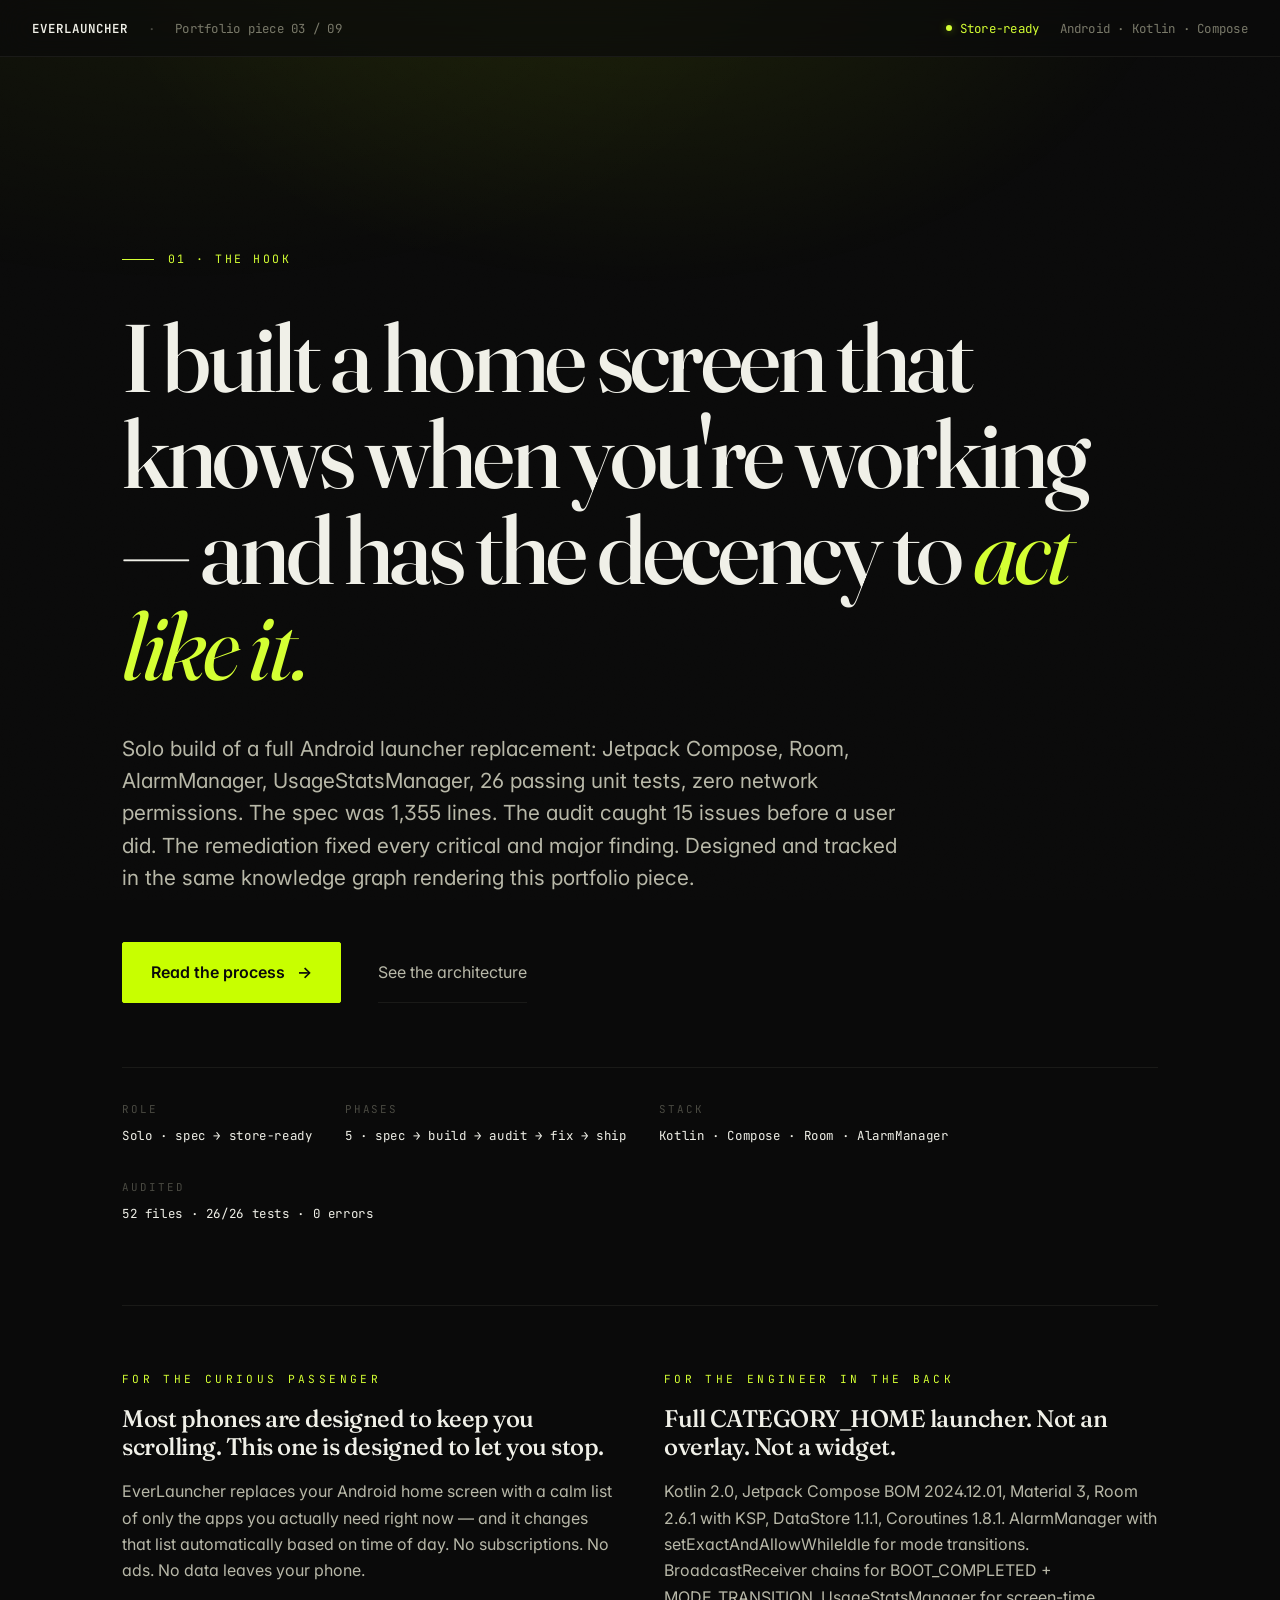
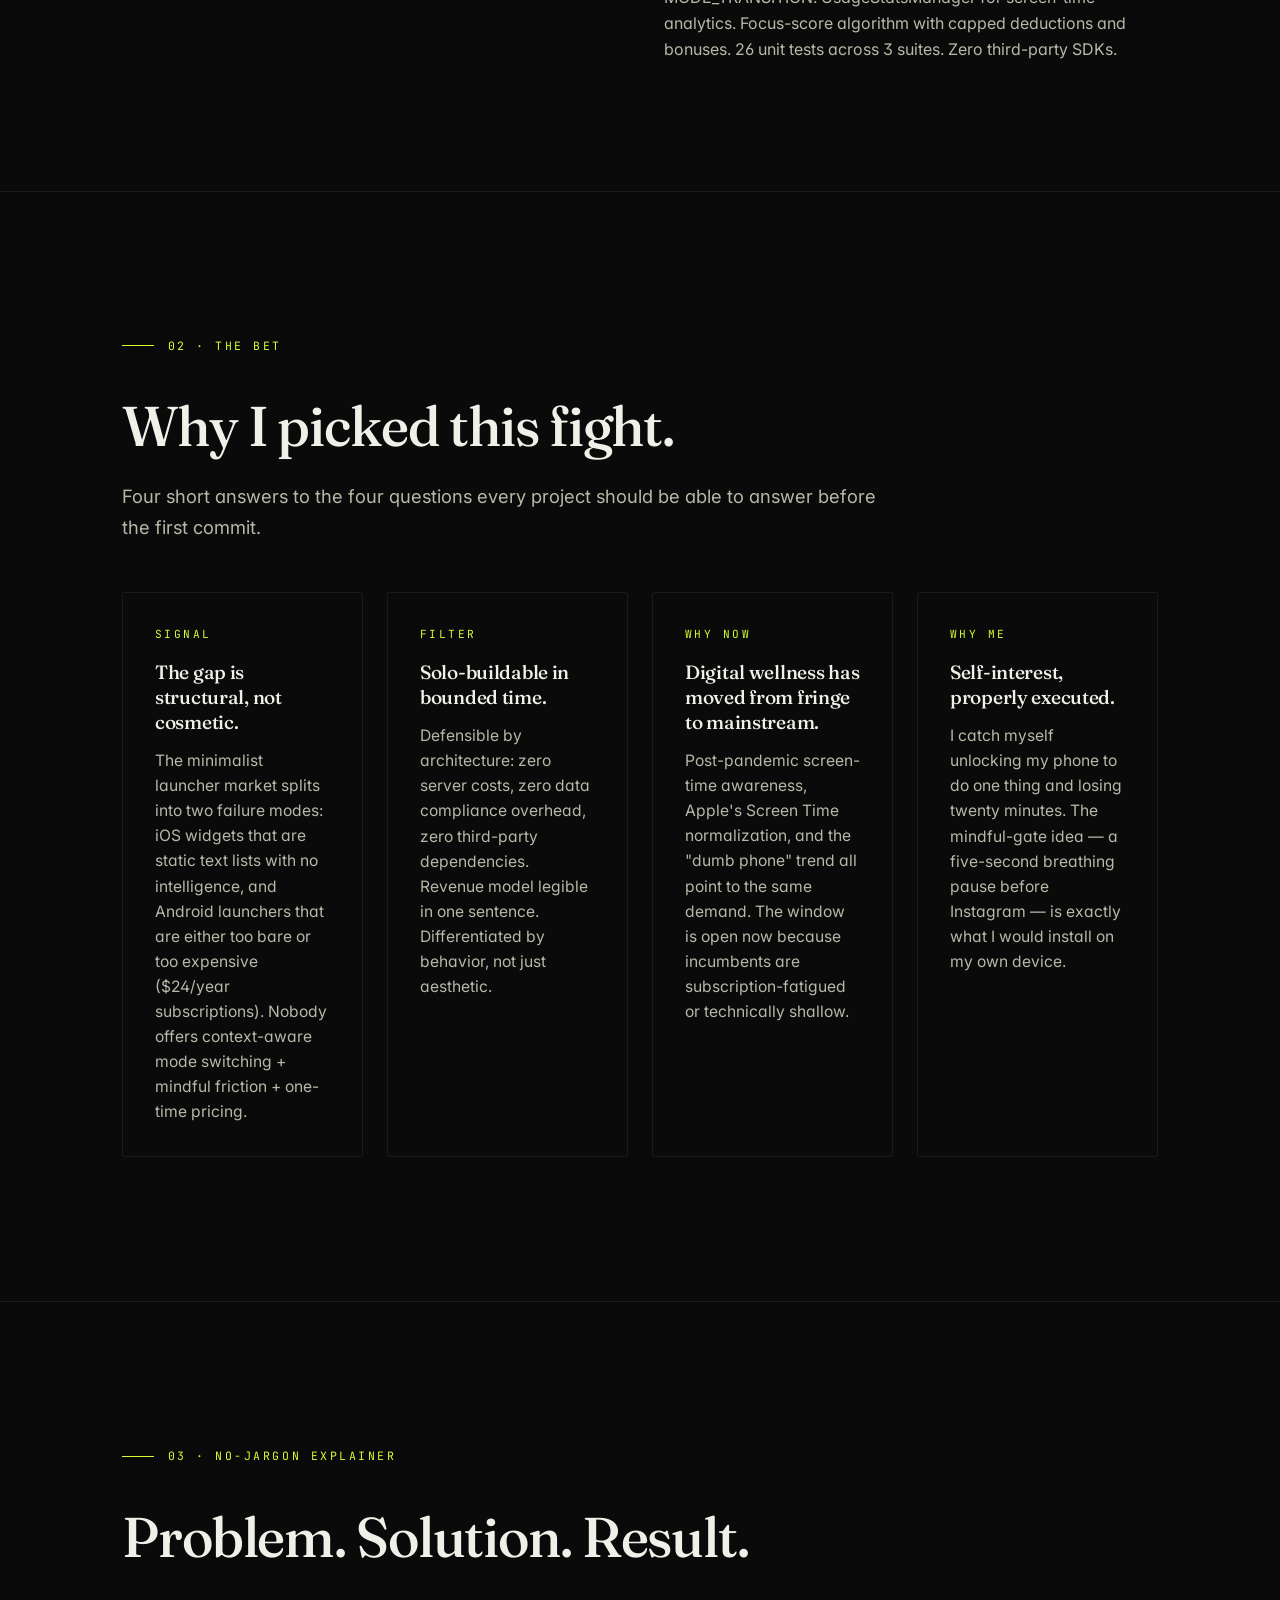
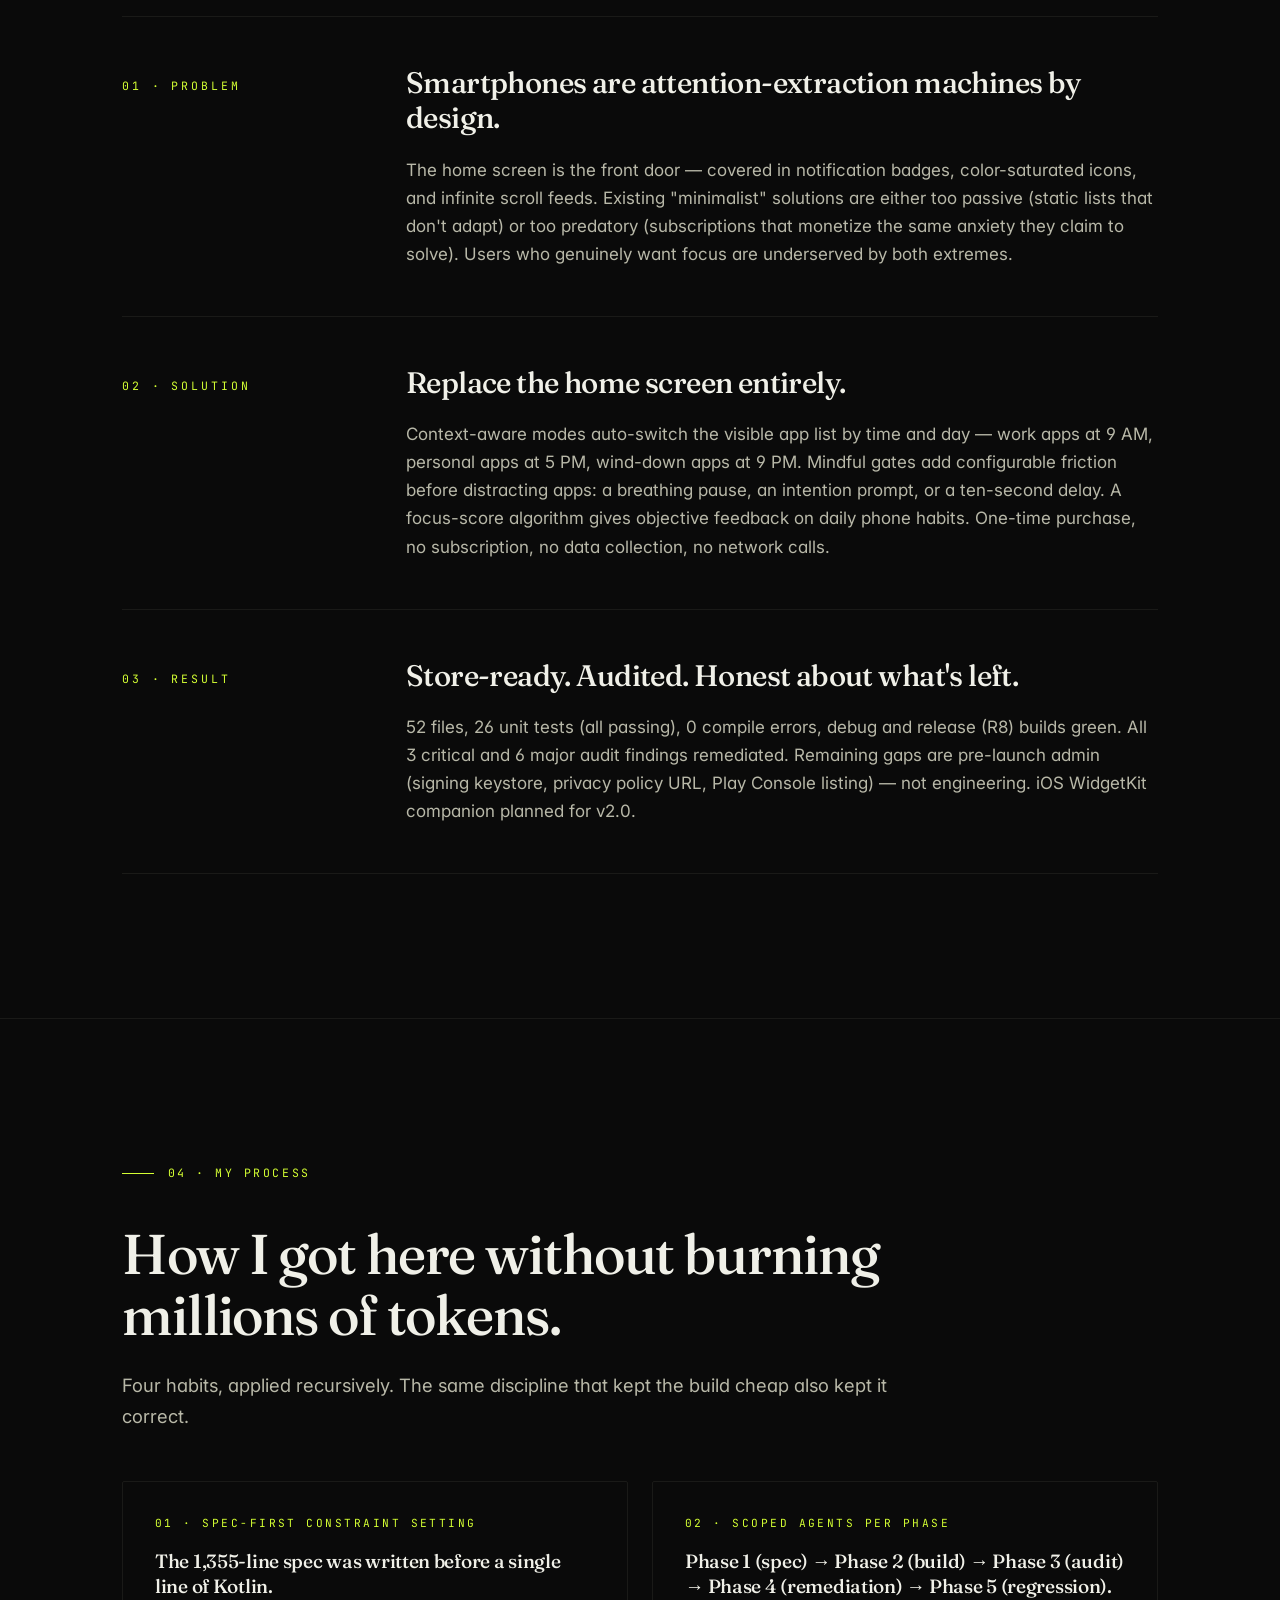
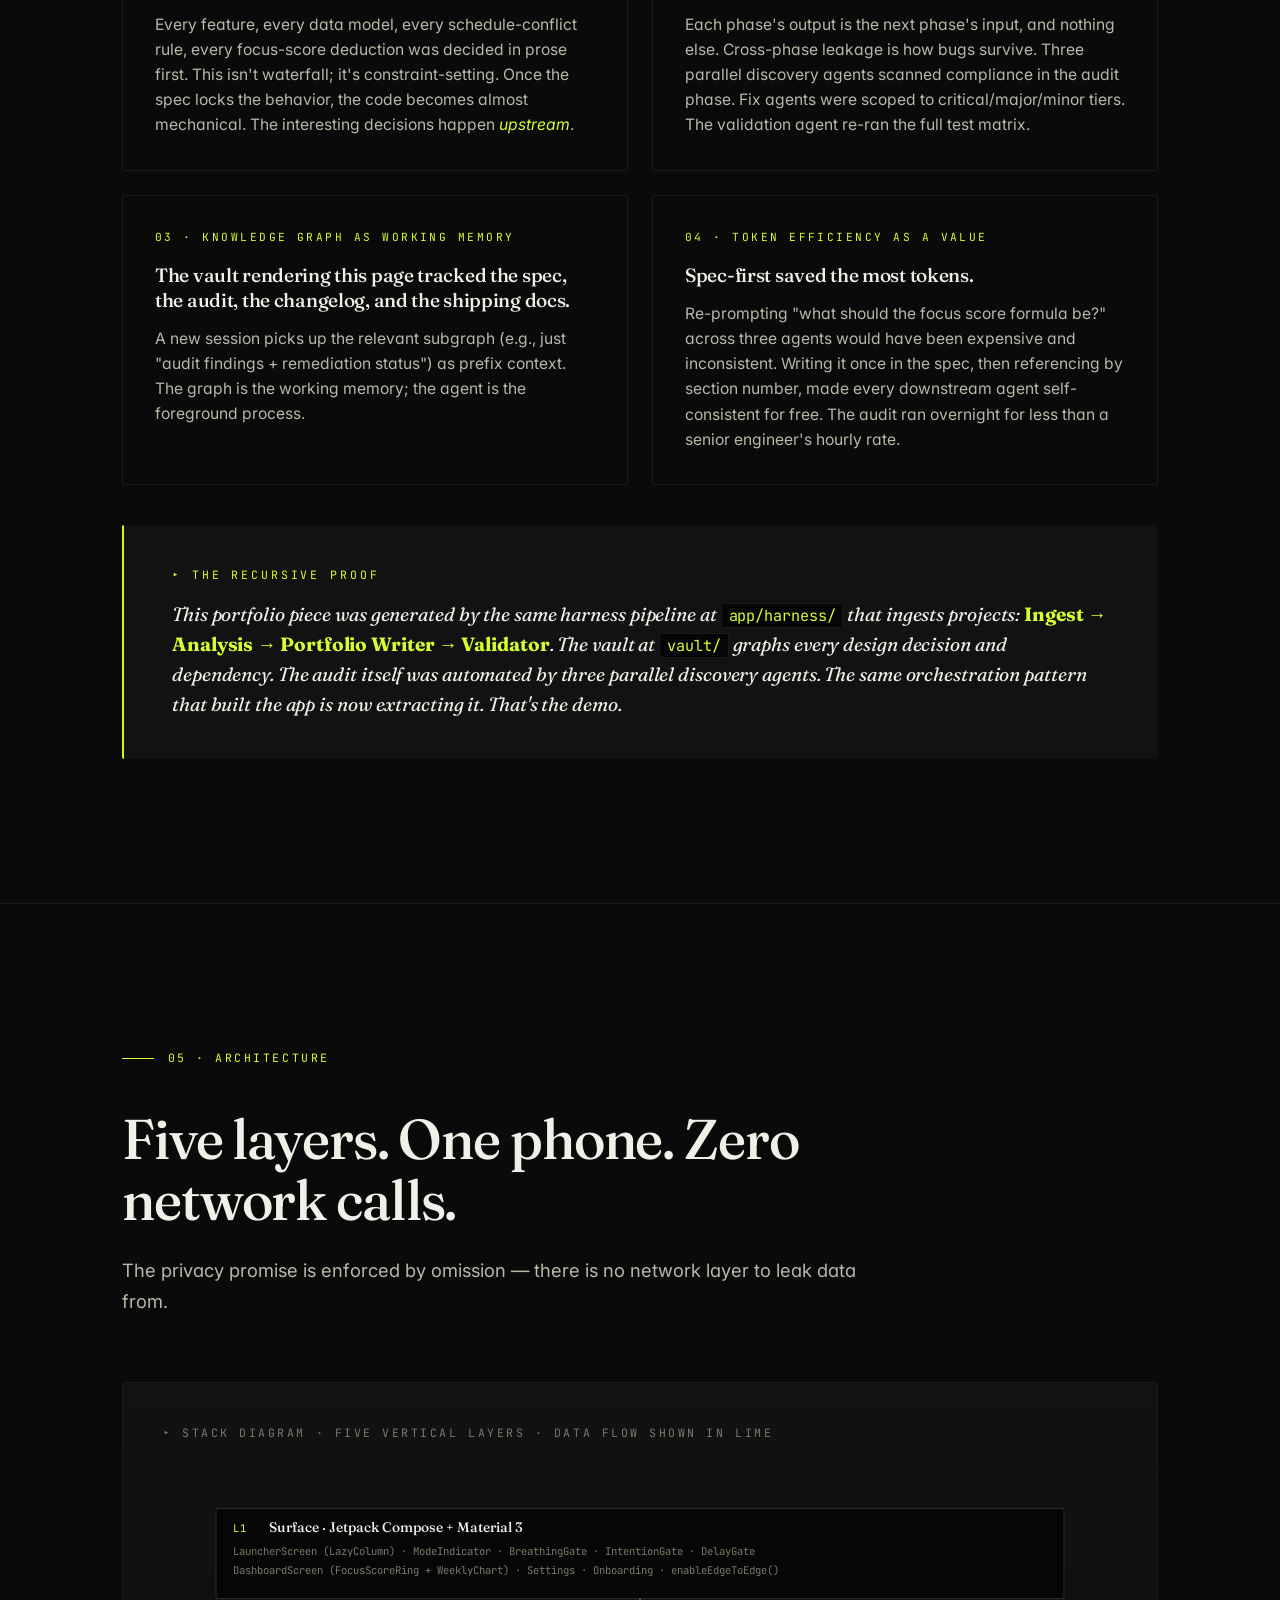
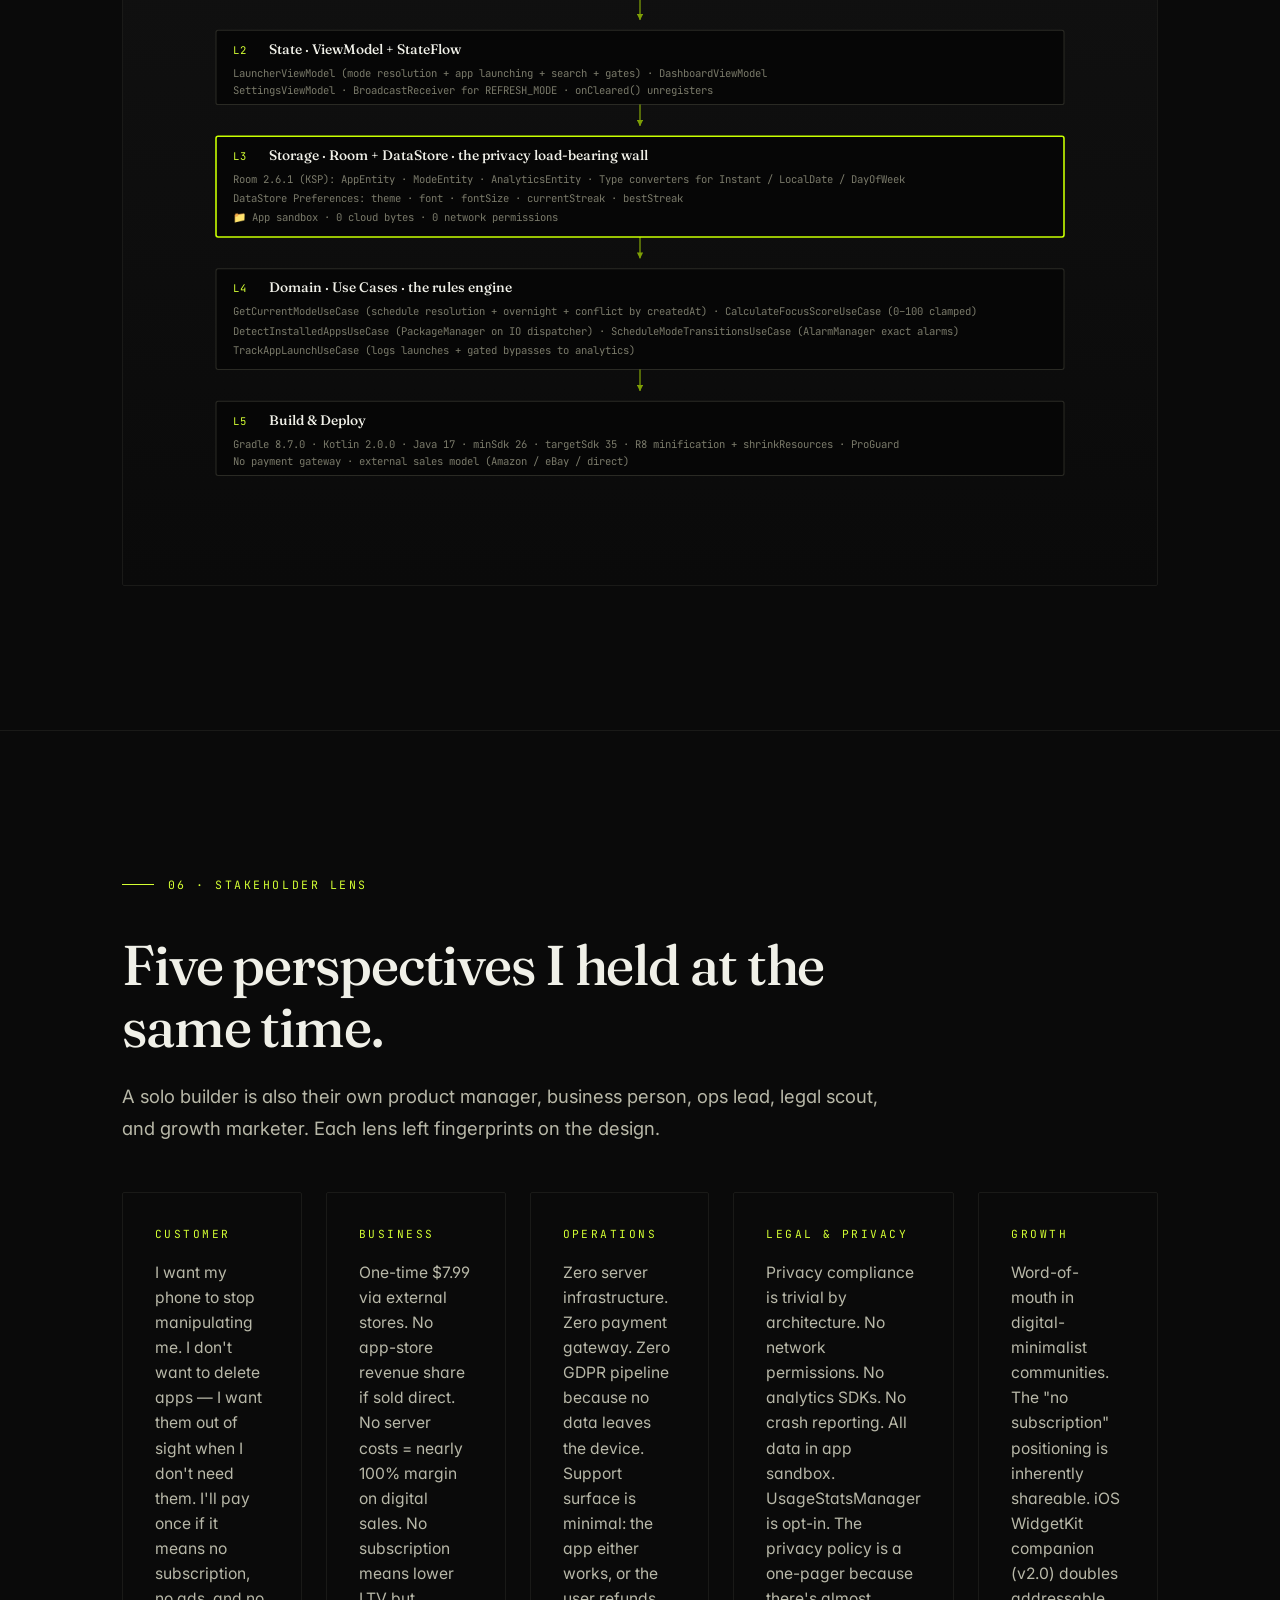
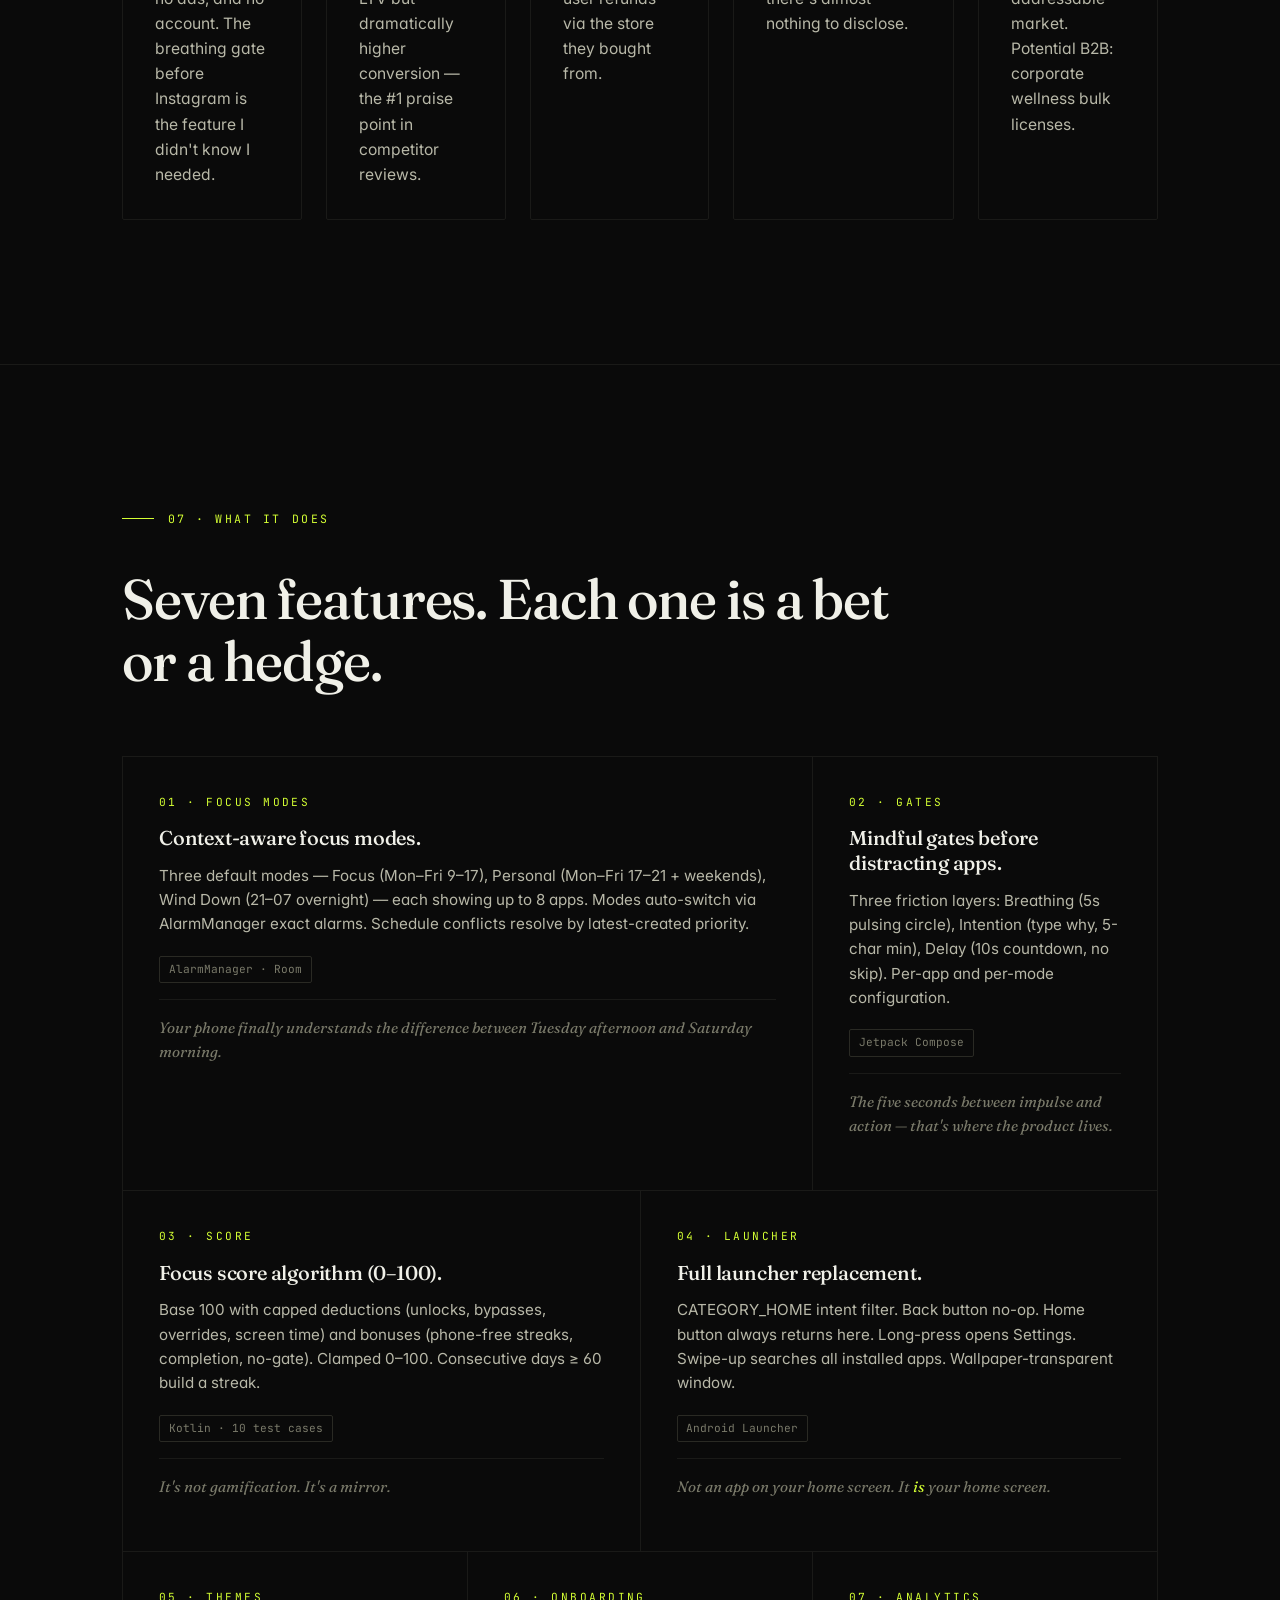
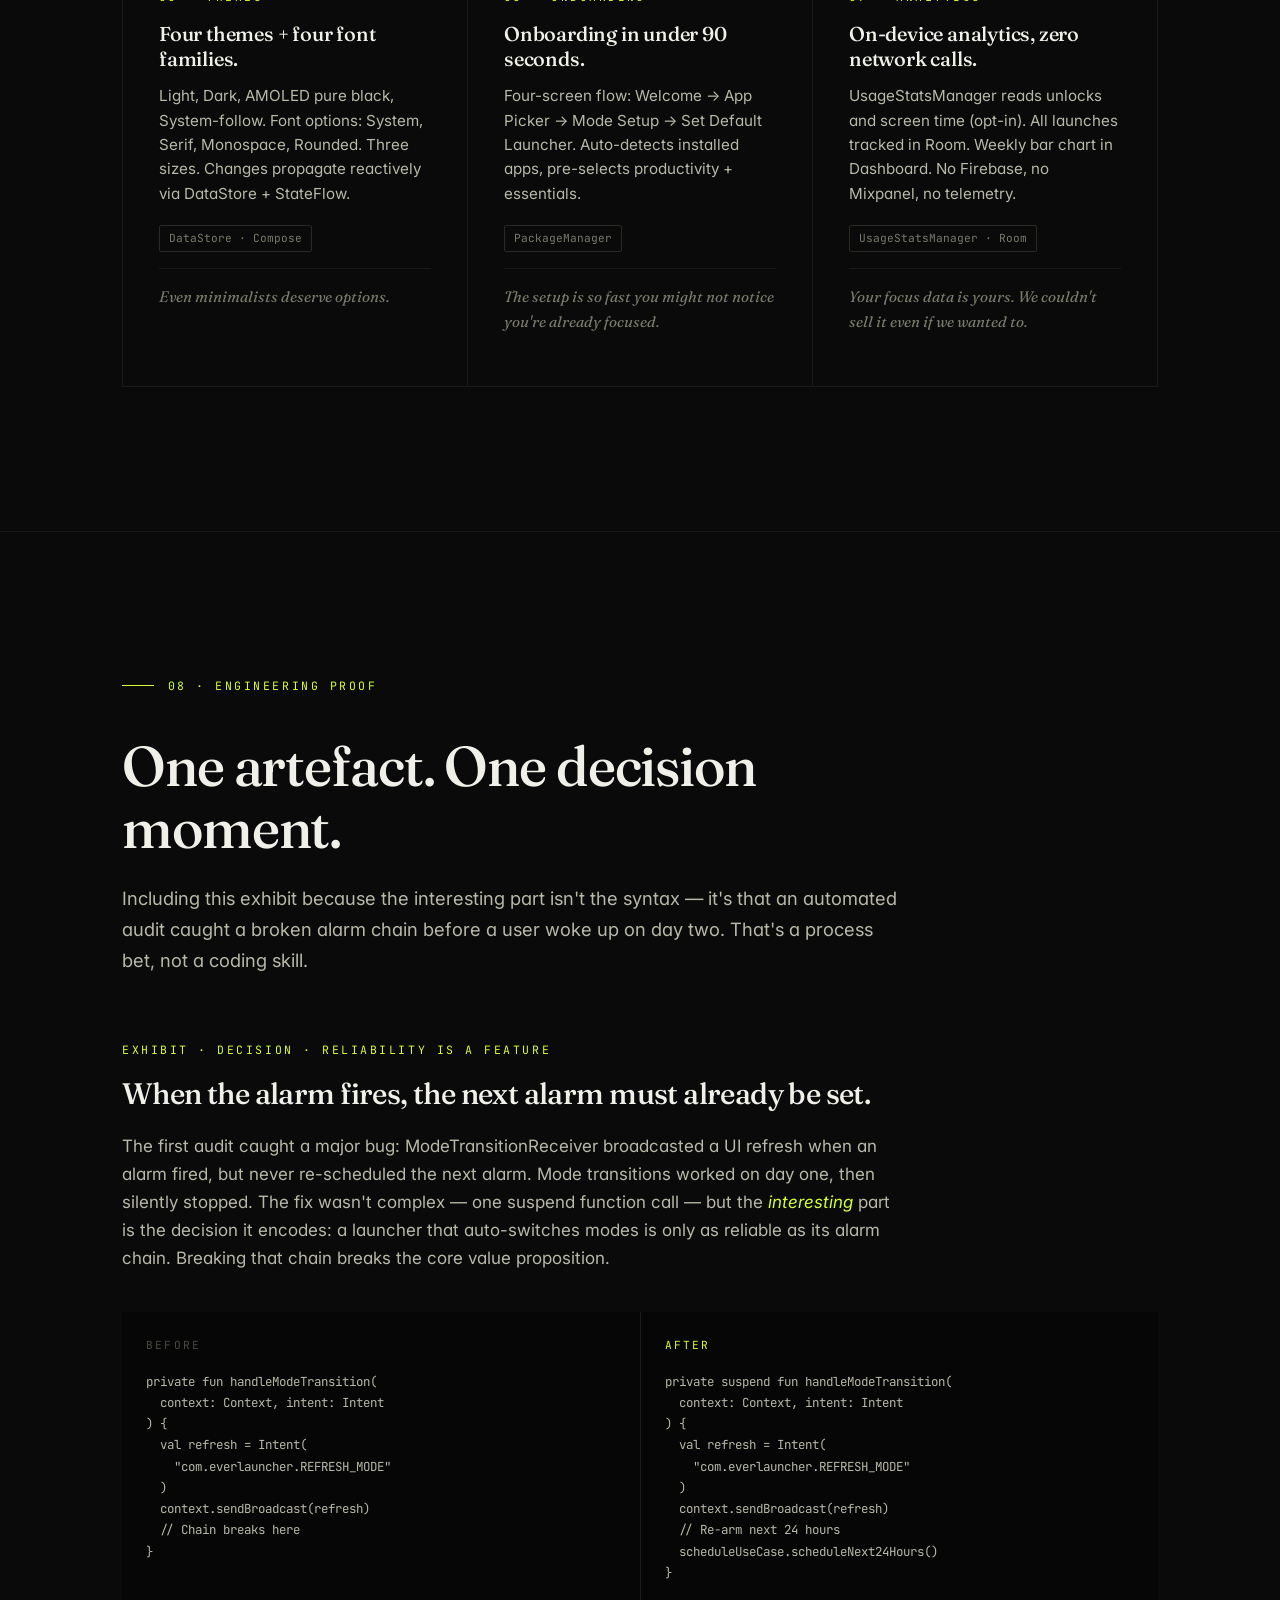
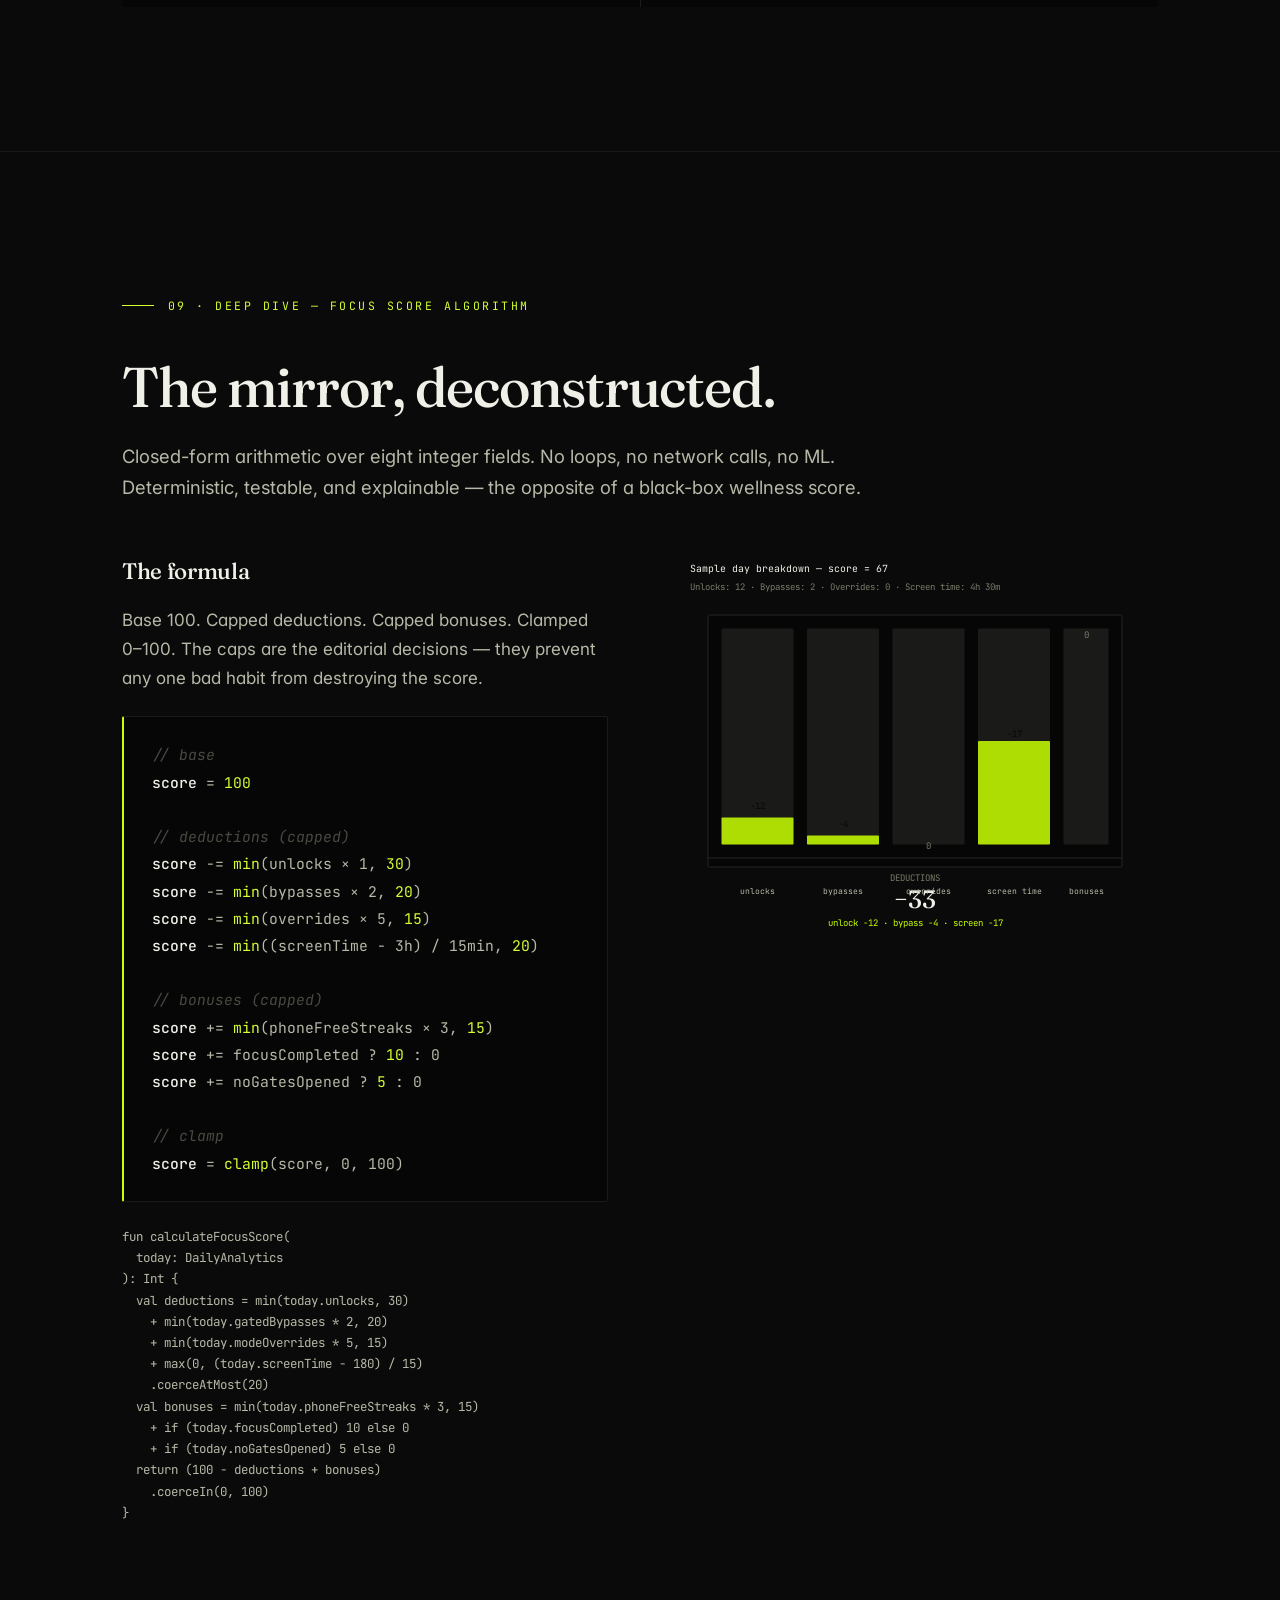
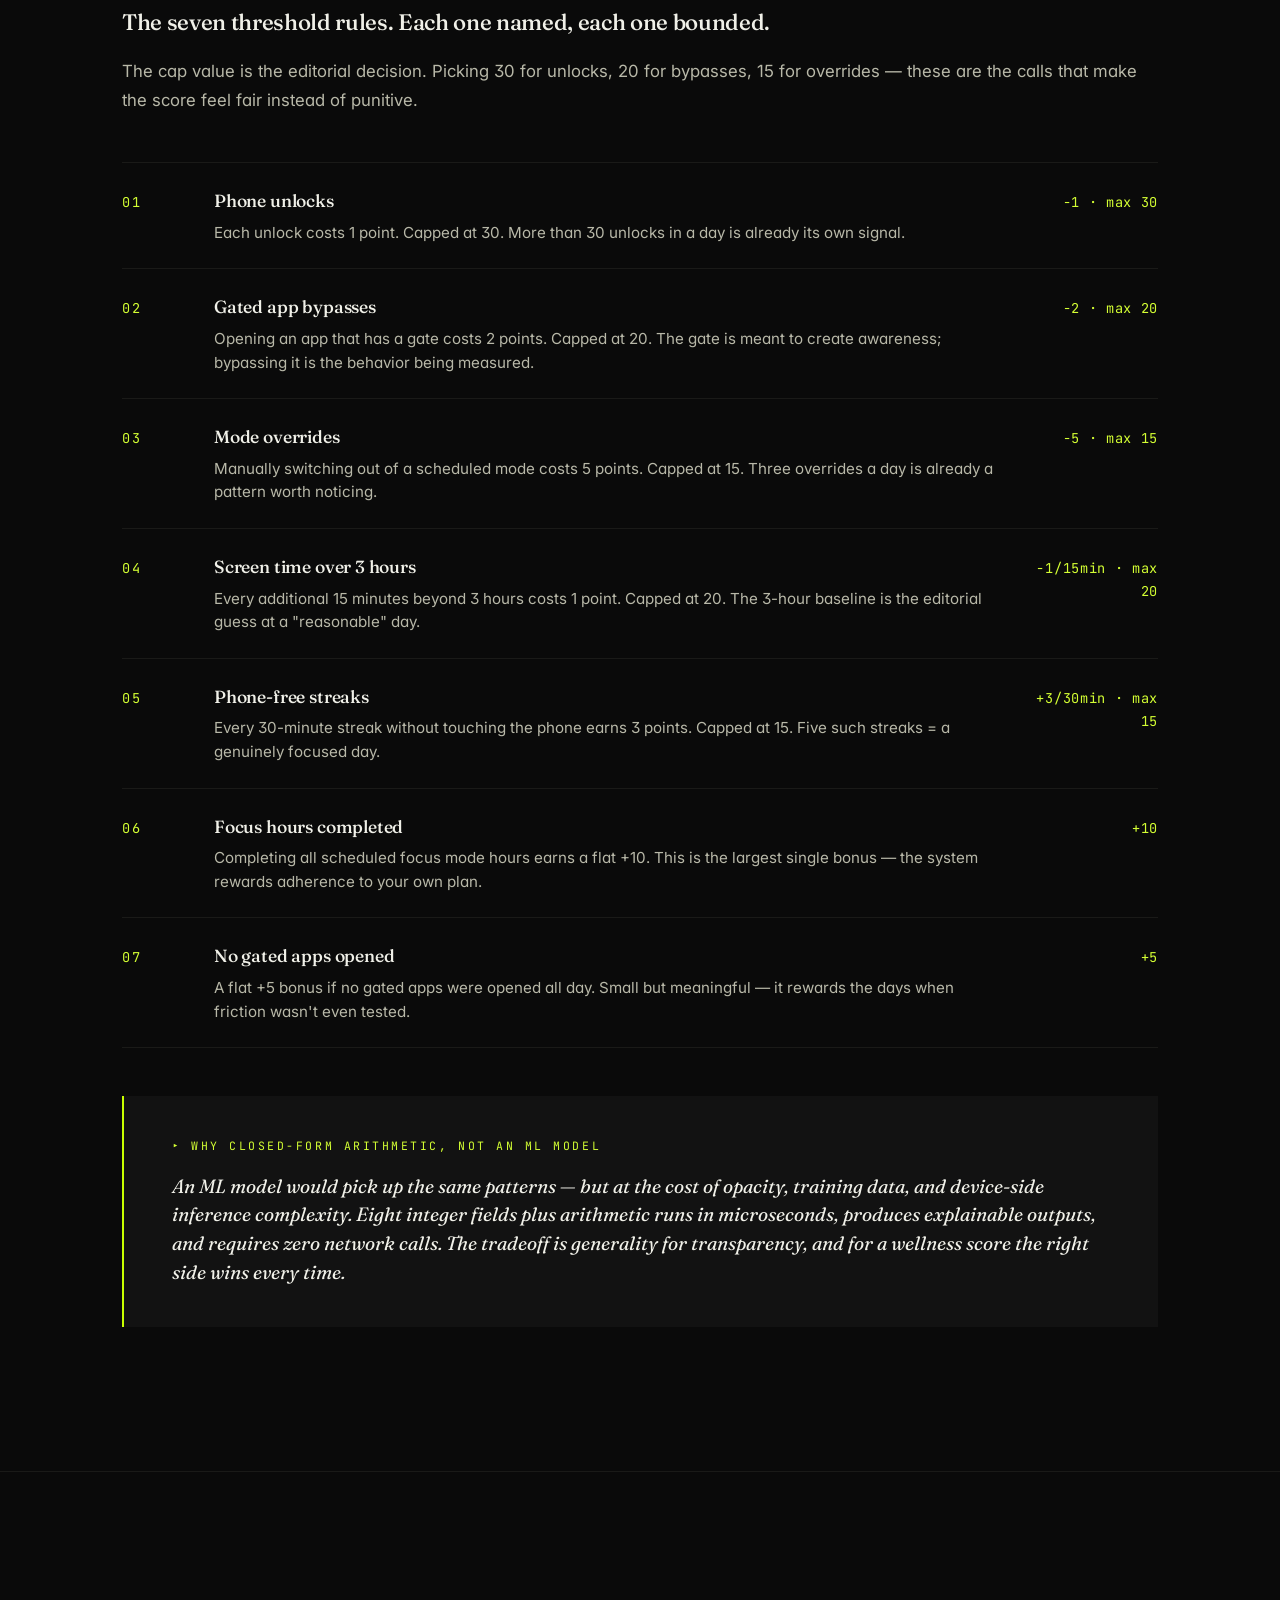
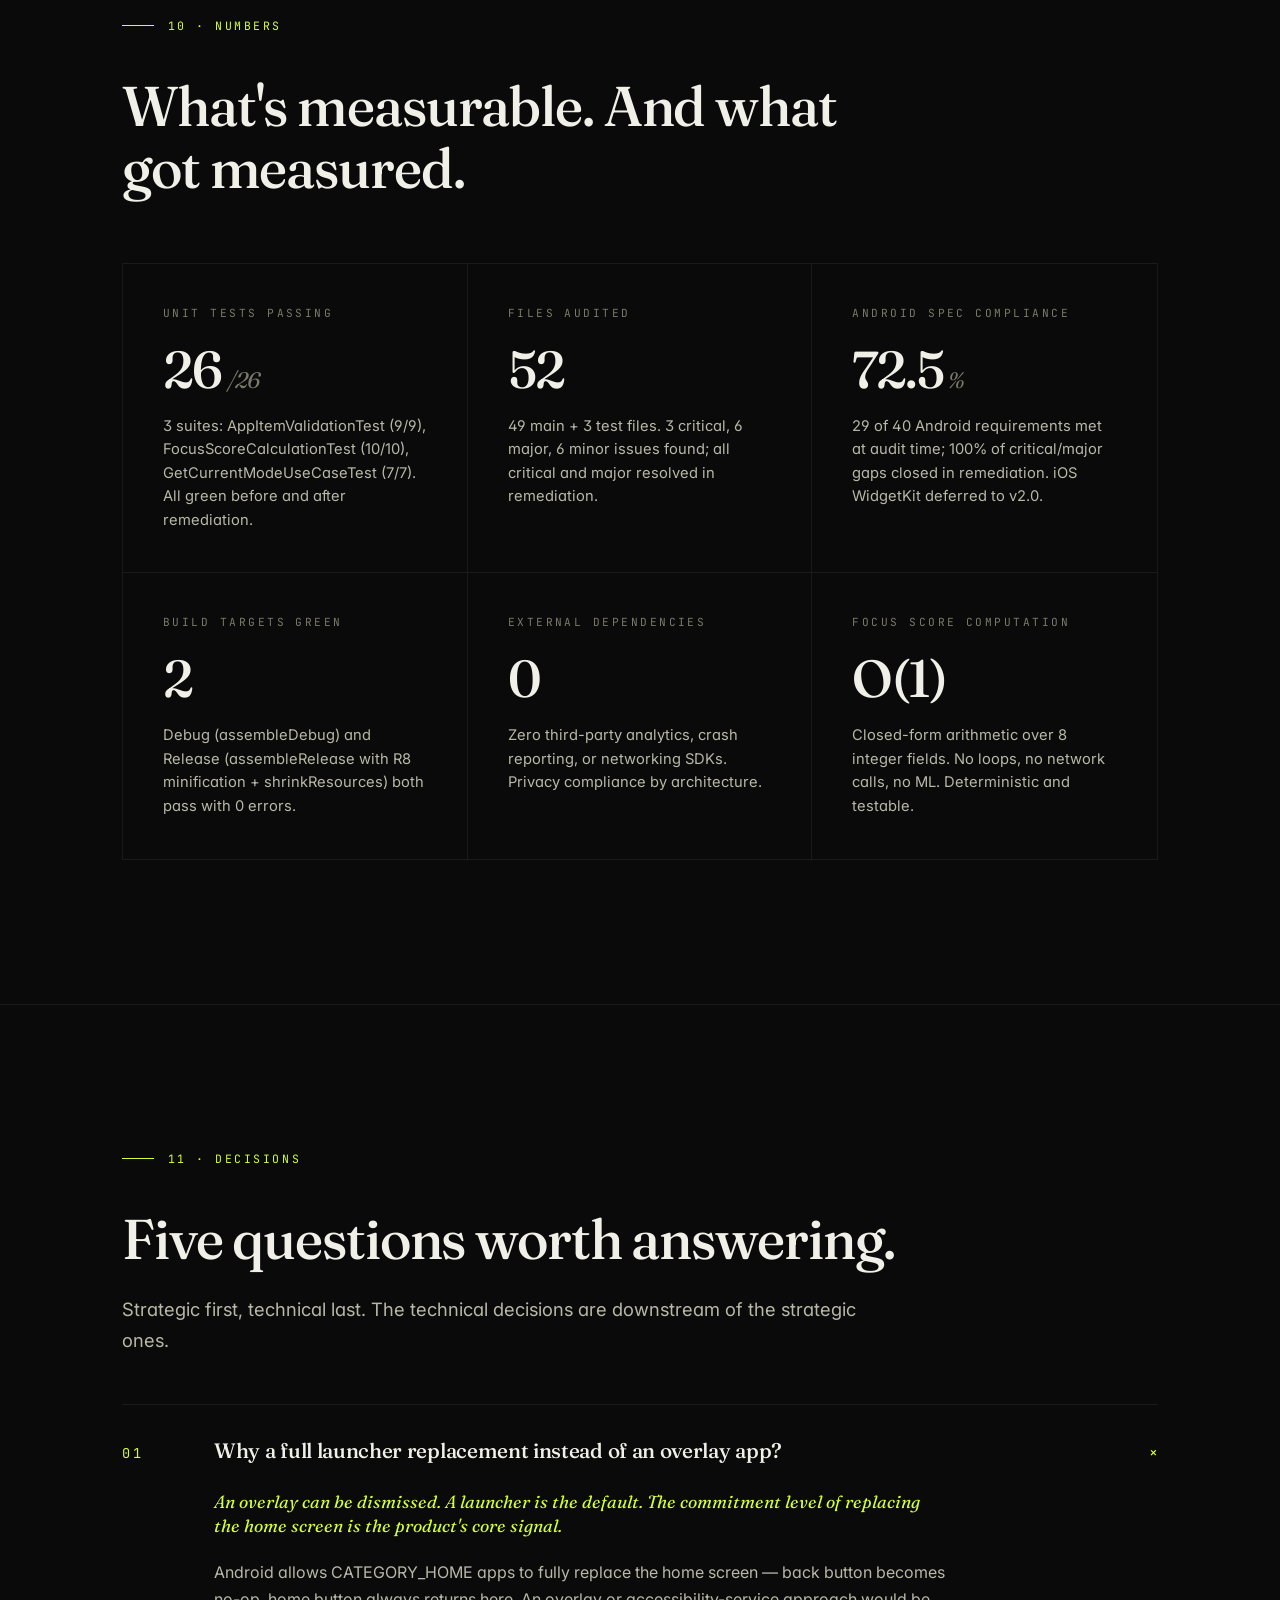
<file: projects/everlauncher/index.html>
<!doctype html>
<html lang="en">
<head>
<meta charset="utf-8" />
<meta name="viewport" content="width=device-width, initial-scale=1" />
<title>EverLauncher — Portfolio</title>
<link rel="preconnect" href="https://fonts.googleapis.com" />
<link rel="preconnect" href="https://fonts.gstatic.com" crossorigin />
<link href="https://fonts.googleapis.com/css2?family=Inter:wght@400;500;600&family=Fraunces:opsz,wght@9..144,400;9..144,500;9..144,700;9..144,900&family=JetBrains+Mono:wght@400;500&display=swap" rel="stylesheet" />
<style>
:root {
  --bg:           #0A0A0A;
  --bg-elevated:  #121212;
  --bg-inset:     #060606;
  --text:         #f0f0e8;
  --text-soft:    #b8b8a8;
  --text-mute:    #7a7a6a;
  --text-faint:   #4a4a42;
  --accent:       #C8FF00;
  --accent-bright:#d4ff33;
  --accent-glow:  rgba(200, 255, 0, 0.45);
  --accent-line:  rgba(200, 255, 0, 0.25);
  --line:         #1a1a18;
  --line-warm:    #2a2a24;
  --serif:    'Fraunces', Georgia, serif;
  --sans:     'Inter', system-ui, sans-serif;
  --mono:     'JetBrains Mono', ui-monospace, monospace;
  --ease:     cubic-bezier(0.22, 1, 0.36, 1);
}
* { box-sizing: border-box; margin: 0; padding: 0; }
html { scroll-behavior: smooth; }
body {
  background: var(--bg); color: var(--text-soft);
  font-family: var(--sans); font-size: 1.0625rem; line-height: 1.7;
  -webkit-font-smoothing: antialiased;
  font-feature-settings: "ss01", "cv11"; overflow-x: hidden;
}
::selection { background: var(--accent); color: var(--bg); }
body::before {
  content: ''; position: fixed; inset: -10% -10% auto -10%; height: 70vh;
  background:
    radial-gradient(ellipse 60% 100% at 50% 0%, rgba(200, 255, 0, 0.10) 0%, transparent 60%),
    radial-gradient(ellipse 80% 100% at 20% 10%, rgba(200, 255, 0, 0.05) 0%, transparent 50%);
  pointer-events: none; z-index: 0;
}
body::after {
  content: ''; position: fixed; inset: 0;
  background-image: url("data:image/svg+xml;utf8,<svg xmlns='http://www.w3.org/2000/svg' width='160' height='160'><filter id='n'><feTurbulence type='fractalNoise' baseFrequency='0.85' numOctaves='2' stitchTiles='stitch'/><feColorMatrix values='0 0 0 0 1   0 0 0 0 0.95   0 0 0 0 0.9   0 0 0 0.5 0'/></filter><rect width='100%25' height='100%25' filter='url(%23n)'/></svg>");
  opacity: 0.025; pointer-events: none; z-index: 1; mix-blend-mode: overlay;
}
a { color: var(--text); text-decoration: none; border-bottom: 1px solid var(--accent-line); transition: border-color 200ms; }
a:hover { border-bottom-color: var(--accent-bright); }
h1, h2, h3, h4 { font-family: var(--serif); font-weight: 500; color: var(--text); letter-spacing: -0.02em; }
.wrap   { max-width: 1100px; margin: 0 auto; padding: 0 2rem; position: relative; z-index: 2; }
section { padding: 9rem 0; position: relative; z-index: 2; }
section + section { border-top: 1px solid var(--line); }
.eye {
  font-family: var(--mono); font-size: 0.72rem;
  text-transform: uppercase; letter-spacing: 0.22em;
  color: var(--accent-bright); margin-bottom: 2.5rem;
  display: flex; align-items: center; gap: 0.85rem;
}
.eye::before { content: ''; width: 32px; height: 1px; background: var(--accent-bright); }
.top {
  position: sticky; top: 0; z-index: 50;
  background: rgba(10, 10, 10, 0.7);
  backdrop-filter: blur(16px); -webkit-backdrop-filter: blur(16px);
  border-bottom: 1px solid var(--line); padding: 1.1rem 2rem;
  font-family: var(--mono); font-size: 0.78rem; color: var(--text-mute);
  display: flex; justify-content: space-between; align-items: center;
  letter-spacing: 0.02em;
}
.top .left, .top .right { display: flex; gap: 1.25rem; align-items: center; }
.top .name { color: var(--text); font-weight: 600; letter-spacing: 0.08em; }
.top .live { display: inline-flex; align-items: center; gap: 0.5rem; color: var(--accent-bright); }
.top .live::before {
  content: ''; width: 6px; height: 6px; border-radius: 50%;
  background: var(--accent-bright); box-shadow: 0 0 8px var(--accent-glow);
  animation: live 2s ease-in-out infinite;
}
@keyframes live { 0%, 100% { opacity: 0.5; } 50% { opacity: 1; } }
.top a { border: none; color: var(--text-mute); }
.top a:hover { color: var(--text); }
.reveal {
  opacity: 0; transform: translateY(24px);
  transition: opacity 800ms var(--ease), transform 800ms var(--ease);
}
.reveal.visible { opacity: 1; transform: none; }
.reveal.d1 { transition-delay: 80ms; }
.reveal.d2 { transition-delay: 160ms; }
.reveal.d3 { transition-delay: 240ms; }
.reveal.d4 { transition-delay: 320ms; }

/* HERO */
.hero { padding: 12rem 0 8rem; }
.hero h1 {
  font-family: var(--serif); font-weight: 500;
  font-size: clamp(2.75rem, 7.5vw, 6rem); line-height: 1.0;
  letter-spacing: -0.035em; max-width: 22ch;
  margin-bottom: 2.5rem; color: var(--text);
}
.hero h1 em { font-style: italic; font-weight: 400; color: var(--accent-bright); font-variation-settings: "opsz" 144; }
.hero .lede { font-size: 1.3rem; line-height: 1.55; color: var(--text-soft); max-width: 60ch; margin-bottom: 3rem; }
.hero .meta {
  font-family: var(--mono); font-size: 0.78rem; color: var(--text-mute);
  display: flex; flex-wrap: wrap; gap: 2rem;
  margin-top: 4rem; padding-top: 2rem;
  border-top: 1px solid var(--line); letter-spacing: 0.05em;
}
.hero .meta div { display: flex; flex-direction: column; gap: 0.4rem; }
.hero .meta .k { color: var(--text-faint); text-transform: uppercase; font-size: 0.68rem; letter-spacing: 0.18em; }
.hero .meta .v { color: var(--text); }
.cta {
  display: inline-flex; align-items: center; gap: 0.75rem;
  padding: 1rem 1.75rem; background: var(--accent); color: var(--bg);
  font-family: var(--sans); font-size: 1rem; font-weight: 600;
  border: 1px solid var(--accent); border-radius: 2px;
  transition: background 200ms, transform 200ms;
}
.cta:hover { background: var(--accent-bright); border-color: var(--accent-bright); transform: translateY(-1px); border-bottom: 1px solid var(--accent-bright); }
.cta::after { content: '→'; transition: transform 200ms; }
.cta:hover::after { transform: translateX(3px); }
.cta-ghost {
  display: inline-flex; align-items: center; gap: 0.6rem;
  padding: 1rem 0; margin-left: 2rem;
  color: var(--text-soft); font-family: var(--sans); font-size: 1rem;
  border: none; border-bottom: 1px solid var(--line);
}
.cta-ghost:hover { color: var(--text); border-bottom-color: var(--accent-bright); }

.dual { display: grid; grid-template-columns: 1fr 1fr; gap: 3rem; margin-top: 5rem; padding-top: 4rem; border-top: 1px solid var(--line); }
.dual .card { position: relative; }
.dual .card::before {
  content: attr(data-num); font-family: var(--mono); font-size: 0.7rem;
  letter-spacing: 0.3em; color: var(--accent-bright); text-transform: uppercase;
  display: block; margin-bottom: 1rem;
}
.dual h3 { font-family: var(--serif); font-weight: 500; font-size: 1.5rem; line-height: 1.2; margin-bottom: 1rem; color: var(--text); }
.dual p { color: var(--text-soft); font-size: 1rem; line-height: 1.65; }

.h2-intro { font-size: clamp(2rem, 4.5vw, 3.5rem); line-height: 1.1; max-width: 22ch; margin-bottom: 1.5rem; }
.h2-intro + .lede { font-size: 1.15rem; color: var(--text-soft); max-width: 65ch; margin-bottom: 0; }

.cards { display: grid; gap: 1.5rem; margin-top: 3rem; }
.cards.c2 { grid-template-columns: 1fr 1fr; }
.cards.c4 { grid-template-columns: repeat(4, 1fr); }
.cards.c5 { grid-template-columns: repeat(5, 1fr); }
.card-block {
  padding: 2rem; border: 1px solid var(--line); background: var(--bg);
  border-radius: 2px; transition: border-color 250ms, transform 250ms var(--ease);
}
.card-block:hover { border-color: var(--accent-line); transform: translateY(-2px); }
.card-block .label {
  font-family: var(--mono); font-size: 0.7rem;
  text-transform: uppercase; letter-spacing: 0.22em;
  color: var(--accent-bright); margin-bottom: 1rem;
}
.card-block h3 { font-family: var(--serif); font-weight: 500; font-size: 1.2rem; line-height: 1.3; margin-bottom: 0.85rem; color: var(--text); letter-spacing: -0.015em; }
.card-block p { color: var(--text-soft); font-size: 0.98rem; line-height: 1.6; }

.process-meta {
  margin-top: 2.5rem; padding: 2.5rem 3rem;
  border-left: 2px solid var(--accent);
  background: var(--bg-elevated); border-radius: 2px;
}
.process-meta .label {
  font-family: var(--mono); font-size: 0.72rem;
  letter-spacing: 0.25em; text-transform: uppercase;
  color: var(--accent-bright); margin-bottom: 1rem;
}
.process-meta p {
  font-family: var(--serif); font-style: italic;
  font-size: 1.2rem; line-height: 1.55;
  color: var(--text); letter-spacing: -0.005em;
}
.process-meta p code {
  font-family: var(--mono); font-style: normal; font-size: 0.95rem;
  background: var(--bg-inset); padding: 1px 7px;
  border-radius: 2px; color: var(--accent-bright);
  border: 1px solid var(--line);
}

.psr { margin-top: 3rem; }
.psr .step { padding: 3rem 0; display: grid; grid-template-columns: 220px 1fr; gap: 4rem; align-items: start; border-top: 1px solid var(--line); }
.psr .step:last-child { border-bottom: 1px solid var(--line); }
.psr .step .label { font-family: var(--mono); font-size: 0.72rem; text-transform: uppercase; letter-spacing: 0.25em; color: var(--accent-bright); padding-top: 0.7rem; }
.psr .step h3 { font-family: var(--serif); font-weight: 500; font-size: 1.85rem; line-height: 1.2; margin-bottom: 1.25rem; letter-spacing: -0.02em; }
.psr .step p { color: var(--text-soft); font-size: 1.0625rem; line-height: 1.65; }

.viz { margin-top: 4rem; padding: 2.5rem; border: 1px solid var(--line); background: linear-gradient(180deg, var(--bg-elevated) 0%, var(--bg) 100%); border-radius: 2px; overflow-x: auto; }
.viz-cap { font-family: var(--mono); font-size: 0.72rem; color: var(--text-mute); text-transform: uppercase; letter-spacing: 0.22em; margin-bottom: 1.5rem; }
.viz-svg { display: block; max-width: 100%; height: auto; }
.arch-svg .col-title { font-family: var(--mono); font-weight: 500; font-size: 11px; fill: var(--text); letter-spacing: 0.3em; }
.arch-svg .col-sub   { font-family: var(--mono); font-size: 9px;  fill: var(--text-faint); letter-spacing: 0.18em; }
.arch-svg .layer-name{ font-family: var(--serif); font-weight: 500; font-size: 13px; fill: var(--text); }
.arch-svg .layer-detail{font-family: var(--mono); font-size: 10px; fill: var(--text-mute); }
.arch-svg .rect      { fill: var(--bg-inset); stroke: var(--line-warm); stroke-width: 1; }
.arch-svg .rect.accent{stroke: var(--accent); stroke-width: 1.5; }
.arch-svg .arrow     { stroke: var(--accent); stroke-width: 1.2; fill: none; opacity: 0.6; marker-end: url(#arrowA); }
.arch-svg .layer-num { font-family: var(--mono); font-size: 10px; fill: var(--accent-bright); letter-spacing: 0.1em; }

.algo-grid { display: grid; grid-template-columns: 1fr 1fr; gap: 4rem; align-items: start; margin-top: 3rem; }
.math {
  background: var(--bg-inset); border: 1px solid var(--line);
  border-left: 2px solid var(--accent);
  padding: 1.5rem 1.75rem; border-radius: 2px;
  font-family: var(--mono); font-size: 0.92rem;
  color: var(--text-soft); line-height: 1.85; margin: 1.5rem 0;
}
.math .v { color: var(--text); font-weight: 500; }
.math .o { color: var(--accent-bright); }
.math .c { color: var(--text-faint); font-style: italic; }
.detector-list { margin-top: 3rem; }
.detector { display: grid; grid-template-columns: 60px 1fr 130px; gap: 2rem; align-items: baseline; padding: 1.5rem 0; border-top: 1px solid var(--line); transition: padding 250ms var(--ease); }
.detector:hover { padding-left: 1rem; padding-right: 1rem; background: var(--bg-elevated); }
.detector:last-child { border-bottom: 1px solid var(--line); }
.detector .num { font-family: var(--mono); font-size: 0.85rem; color: var(--accent-bright); letter-spacing: 0.15em; }
.detector h4 { font-family: var(--serif); font-weight: 500; font-size: 1.1rem; color: var(--text); margin-bottom: 0.4rem; letter-spacing: -0.01em; }
.detector .desc { color: var(--text-soft); font-size: 0.95rem; line-height: 1.55; }
.detector .desc code { font-family: var(--mono); font-size: 0.82rem; color: var(--text-mute); background: transparent; }
.detector .threshold { font-family: var(--mono); font-size: 0.85rem; color: var(--accent-bright); text-align: right; letter-spacing: 0.05em; }

.callout { margin-top: 3rem; padding: 2.5rem 3rem; border-left: 2px solid var(--accent); background: var(--bg-elevated); }
.callout .label { font-family: var(--mono); font-size: 0.72rem; letter-spacing: 0.22em; text-transform: uppercase; color: var(--accent-bright); margin-bottom: 1rem; }
.callout p { font-family: var(--serif); font-style: italic; font-size: 1.2rem; line-height: 1.5; color: var(--text); }

.bento { display: grid; grid-template-columns: repeat(6, 1fr); gap: 1px; background: var(--line); margin-top: 4rem; border: 1px solid var(--line); }
.feat { background: var(--bg); padding: 2.25rem; transition: background 250ms; }
.feat:hover { background: var(--bg-elevated); }
.feat .num { font-family: var(--mono); font-size: 0.7rem; color: var(--accent-bright); letter-spacing: 0.22em; margin-bottom: 0.85rem; }
.feat h3 { font-family: var(--serif); font-weight: 500; font-size: 1.25rem; line-height: 1.25; margin-bottom: 0.85rem; color: var(--text); letter-spacing: -0.01em; }
.feat p { color: var(--text-soft); font-size: 0.95rem; line-height: 1.6; margin-bottom: 1rem; }
.feat .tech { display: inline-block; font-family: var(--mono); font-size: 0.7rem; color: var(--text-mute); border: 1px solid var(--line-warm); padding: 0.2rem 0.55rem; border-radius: 2px; margin-bottom: 1rem; }
.feat .witty { font-family: var(--serif); font-style: italic; font-size: 0.95rem; color: var(--text-mute); border-top: 1px solid var(--line); padding-top: 1rem; }
.feat.s4 { grid-column: span 4; }
.feat.s3 { grid-column: span 3; }
.feat.s2 { grid-column: span 2; }
.feat.s6 { grid-column: span 6; }

.exhibit { margin-top: 4rem; }
.exhibit .label { font-family: var(--mono); font-size: 0.72rem; letter-spacing: 0.22em; text-transform: uppercase; color: var(--accent-bright); margin-bottom: 1rem; }
.exhibit h3 { font-family: var(--serif); font-weight: 500; font-size: 1.85rem; line-height: 1.2; margin-bottom: 1.25rem; letter-spacing: -0.02em; }
.exhibit .story { color: var(--text-soft); font-size: 1.0625rem; line-height: 1.65; margin-bottom: 2.5rem; max-width: 70ch; }
.code-pair { display: grid; grid-template-columns: 1fr 1fr; gap: 1px; background: var(--line); }
.code-pair .col { background: var(--bg-inset); padding: 1.5rem; }
.code-pair .col .tag { font-family: var(--mono); font-size: 0.7rem; letter-spacing: 0.2em; text-transform: uppercase; margin-bottom: 1rem; display: block; }
.code-pair .before .tag { color: var(--text-faint); }
.code-pair .after  .tag { color: var(--accent-bright); }
pre { font-family: var(--mono); font-size: 0.78rem; line-height: 1.7; color: var(--text-soft); background: transparent; white-space: pre; overflow-x: auto; }

.metrics-grid { display: grid; grid-template-columns: repeat(3, 1fr); gap: 0; margin-top: 4rem; border: 1px solid var(--line); }
.metric { padding: 2.5rem; border-right: 1px solid var(--line); border-bottom: 1px solid var(--line); background: var(--bg); transition: background 250ms; }
.metric:hover { background: var(--bg-elevated); }
.metric:nth-child(3n) { border-right: none; }
.metric:nth-last-child(-n+3) { border-bottom: none; }
.metric .lbl { font-family: var(--mono); font-size: 0.7rem; text-transform: uppercase; letter-spacing: 0.22em; color: var(--text-mute); margin-bottom: 1.25rem; }
.metric .val { font-family: var(--serif); font-weight: 500; font-size: 3.25rem; line-height: 1; color: var(--text); letter-spacing: -0.03em; }
.metric .val .unit { font-size: 1.4rem; color: var(--text-mute); margin-left: 0.3rem; font-style: italic; font-weight: 400; }
.metric .desc { margin-top: 1.25rem; font-size: 0.92rem; color: var(--text-soft); line-height: 1.6; }

.decisions { margin-top: 3rem; }
details.decision { border-top: 1px solid var(--line); padding: 2rem 0; }
details.decision:last-of-type { border-bottom: 1px solid var(--line); }
details.decision summary { cursor: pointer; list-style: none; display: grid; grid-template-columns: 60px 1fr auto; gap: 2rem; align-items: baseline; }
details.decision summary::-webkit-details-marker { display: none; }
details.decision .qnum { font-family: var(--mono); font-size: 0.85rem; color: var(--accent-bright); letter-spacing: 0.2em; }
details.decision .q { font-family: var(--serif); font-weight: 500; font-size: 1.3rem; line-height: 1.3; color: var(--text); letter-spacing: -0.015em; }
details.decision .arrow { font-family: var(--mono); font-size: 0.9rem; color: var(--text-mute); transition: transform 250ms; }
details.decision[open] .arrow { transform: rotate(45deg); color: var(--accent-bright); }
details.decision .body { margin-top: 1.5rem; padding-left: calc(60px + 2rem); display: flex; flex-direction: column; gap: 1.25rem; color: var(--text-soft); max-width: 75ch; }
details.decision .short { font-family: var(--serif); font-style: italic; font-size: 1.1rem; color: var(--accent-bright); line-height: 1.4; }
details.decision .long { font-size: 1rem; line-height: 1.7; }

.timeline { margin-top: 4rem; }
.phase { display: grid; grid-template-columns: 240px 1fr; gap: 3rem; padding: 3rem 0; border-top: 1px solid var(--line); align-items: start; }
.phase:last-child { border-bottom: 1px solid var(--line); }
.phase .meta { display: flex; flex-direction: column; gap: 0.75rem; }
.phase .pnum { font-family: var(--mono); font-size: 0.7rem; letter-spacing: 0.22em; color: var(--accent-bright); text-transform: uppercase; }
.phase .ptitle { font-family: var(--serif); font-weight: 500; font-size: 1.25rem; line-height: 1.2; color: var(--text); letter-spacing: -0.015em; }
.phase .mood { font-family: var(--mono); font-size: 0.72rem; color: var(--text-mute); letter-spacing: 0.15em; text-transform: uppercase; }
.phase .story { color: var(--text-soft); font-size: 1.0625rem; line-height: 1.65; margin-bottom: 1rem; }
.phase .story strong { color: var(--text); font-weight: 500; font-family: var(--serif); font-style: italic; }
.phase .deliverable { font-family: var(--mono); font-size: 0.85rem; color: var(--accent-bright); border-left: 1px solid var(--accent); padding-left: 1rem; line-height: 1.5; }

.reflection-grid { display: grid; grid-template-columns: repeat(3, 1fr); gap: 2rem; margin-top: 3rem; }
.reflection-grid .block { padding-top: 1.5rem; border-top: 1px solid var(--accent); }
.reflection-grid .label { font-family: var(--mono); font-size: 0.7rem; text-transform: uppercase; letter-spacing: 0.22em; color: var(--accent-bright); margin-bottom: 1rem; }
.reflection-grid h3 { font-family: var(--serif); font-weight: 500; font-size: 1.5rem; line-height: 1.2; color: var(--text); margin-bottom: 1rem; letter-spacing: -0.015em; }
.reflection-grid p { color: var(--text-soft); font-size: 1rem; line-height: 1.65; }

footer.recursive { padding: 10rem 0 6rem; border-top: 1px solid var(--line); position: relative; background: radial-gradient(ellipse 60% 80% at 50% 100%, rgba(200, 255, 0, 0.10) 0%, transparent 60%); }
footer.recursive h2 { font-family: var(--serif); font-weight: 500; font-size: clamp(2rem, 4.5vw, 3.5rem); line-height: 1.15; letter-spacing: -0.025em; max-width: 28ch; margin-bottom: 2rem; }
footer.recursive .cta-line { color: var(--text-soft); font-size: 1.2rem; line-height: 1.55; margin-bottom: 3rem; max-width: 50ch; }
footer.recursive .next { margin-top: 6rem; padding-top: 2rem; border-top: 1px solid var(--line); color: var(--text-mute); font-family: var(--mono); font-size: 0.85rem; letter-spacing: 0.05em; }

.integrity { background: var(--bg-inset); padding: 3rem 2rem; font-family: var(--mono); font-size: 0.78rem; color: var(--text-mute); line-height: 1.7; border-top: 1px solid var(--line); }
.integrity .row { max-width: 1100px; margin: 0 auto; }
.integrity strong { color: var(--text-soft); font-weight: 500; }
.integrity em { color: var(--accent-bright); font-style: normal; }

@media (max-width: 1000px) {
  section { padding: 6rem 0; }
  .hero { padding: 8rem 0 5rem; }
  .dual, .algo-grid, .reflection-grid { grid-template-columns: 1fr; gap: 2rem; }
  .cards.c4, .cards.c5 { grid-template-columns: 1fr 1fr; }
  .psr .step, .phase { grid-template-columns: 1fr; gap: 1.5rem; }
  .detector { grid-template-columns: 50px 1fr; }
  .detector .threshold { grid-column: 1 / -1; padding-left: 50px; text-align: left; }
  details.decision summary { grid-template-columns: 50px 1fr; }
  details.decision .arrow { display: none; }
  details.decision .body { padding-left: calc(50px + 2rem); }
  .bento { grid-template-columns: 1fr; }
  .feat.s4, .feat.s3, .feat.s2, .feat.s6 { grid-column: span 1; }
  .code-pair { grid-template-columns: 1fr; }
  .metrics-grid { grid-template-columns: 1fr; }
  .metric { border-right: none; }
  .metric:not(:last-child) { border-bottom: 1px solid var(--line); }
}
@media (max-width: 640px) { .cards.c4, .cards.c5 { grid-template-columns: 1fr; } }
</style>
</head>
<body>

<div class="top">
  <div class="left">
    <span class="name">EVERLAUNCHER</span>
    <span style="color: var(--text-faint);">·</span>
    <span>Portfolio piece 03 / 09</span>
  </div>
  <div class="right">
    <span class="live">Store-ready</span>
    <span>Android · Kotlin · Compose</span>
  </div>
</div>

<section class="hero">
  <div class="wrap">
    <div class="eye reveal">01 · The Hook</div>
    <h1 class="reveal d1">I built a home screen that knows when you're working — and has the decency to <em>act like it.</em></h1>
    <p class="lede reveal d2">
      Solo build of a full Android launcher replacement: Jetpack Compose, Room, AlarmManager,
      UsageStatsManager, 26 passing unit tests, zero network permissions. The spec was 1,355 lines.
      The audit caught 15 issues before a user did. The remediation fixed every critical and major finding.
      Designed and tracked in the same knowledge graph rendering this portfolio piece.
    </p>
    <div class="reveal d3">
      <a class="cta" href="#process">Read the process</a>
      <a class="cta-ghost" href="#architecture">See the architecture</a>
    </div>
    <div class="meta reveal d4">
      <div><span class="k">Role</span><span class="v">Solo · spec → store-ready</span></div>
      <div><span class="k">Phases</span><span class="v">5 · spec → build → audit → fix → ship</span></div>
      <div><span class="k">Stack</span><span class="v">Kotlin · Compose · Room · AlarmManager</span></div>
      <div><span class="k">Audited</span><span class="v">52 files · 26/26 tests · 0 errors</span></div>
    </div>
    <div class="dual">
      <div class="card reveal" data-num="For the curious passenger">
        <h3>Most phones are designed to keep you scrolling. This one is designed to let you stop.</h3>
        <p>EverLauncher replaces your Android home screen with a calm list of only the apps you actually need right now — and it changes that list automatically based on time of day. No subscriptions. No ads. No data leaves your phone.</p>
      </div>
      <div class="card reveal d1" data-num="For the engineer in the back">
        <h3>Full CATEGORY_HOME launcher. Not an overlay. Not a widget.</h3>
        <p>Kotlin 2.0, Jetpack Compose BOM 2024.12.01, Material 3, Room 2.6.1 with KSP, DataStore 1.1.1, Coroutines 1.8.1. AlarmManager with setExactAndAllowWhileIdle for mode transitions. BroadcastReceiver chains for BOOT_COMPLETED + MODE_TRANSITION. UsageStatsManager for screen-time analytics. Focus-score algorithm with capped deductions and bonuses. 26 unit tests across 3 suites. Zero third-party SDKs.</p>
      </div>
    </div>
  </div>
</section>

<section>
  <div class="wrap">
    <div class="eye reveal">02 · The bet</div>
    <h2 class="reveal d1 h2-intro">Why I picked this fight.</h2>
    <p class="lede reveal d2">Four short answers to the four questions every project should be able to answer before the first commit.</p>
    <div class="cards c4">
      <div class="card-block reveal">
        <div class="label">Signal</div>
        <h3>The gap is structural, not cosmetic.</h3>
        <p>The minimalist launcher market splits into two failure modes: iOS widgets that are static text lists with no intelligence, and Android launchers that are either too bare or too expensive ($24/year subscriptions). Nobody offers context-aware mode switching + mindful friction + one-time pricing.</p>
      </div>
      <div class="card-block reveal d1">
        <div class="label">Filter</div>
        <h3>Solo-buildable in bounded time.</h3>
        <p>Defensible by architecture: zero server costs, zero data compliance overhead, zero third-party dependencies. Revenue model legible in one sentence. Differentiated by behavior, not just aesthetic.</p>
      </div>
      <div class="card-block reveal d2">
        <div class="label">Why now</div>
        <h3>Digital wellness has moved from fringe to mainstream.</h3>
        <p>Post-pandemic screen-time awareness, Apple's Screen Time normalization, and the "dumb phone" trend all point to the same demand. The window is open now because incumbents are subscription-fatigued or technically shallow.</p>
      </div>
      <div class="card-block reveal d3">
        <div class="label">Why me</div>
        <h3>Self-interest, properly executed.</h3>
        <p>I catch myself unlocking my phone to do one thing and losing twenty minutes. The mindful-gate idea — a five-second breathing pause before Instagram — is exactly what I would install on my own device.</p>
      </div>
    </div>
  </div>
</section>

<section>
  <div class="wrap">
    <div class="eye reveal">03 · No-jargon explainer</div>
    <h2 class="reveal d1 h2-intro">Problem. Solution. Result.</h2>
    <div class="psr">
      <div class="step reveal">
        <div class="label">01 · Problem</div>
        <div>
          <h3>Smartphones are attention-extraction machines by design.</h3>
          <p>The home screen is the front door — covered in notification badges, color-saturated icons, and infinite scroll feeds. Existing "minimalist" solutions are either too passive (static lists that don't adapt) or too predatory (subscriptions that monetize the same anxiety they claim to solve). Users who genuinely want focus are underserved by both extremes.</p>
        </div>
      </div>
      <div class="step reveal">
        <div class="label">02 · Solution</div>
        <div>
          <h3>Replace the home screen entirely.</h3>
          <p>Context-aware modes auto-switch the visible app list by time and day — work apps at 9 AM, personal apps at 5 PM, wind-down apps at 9 PM. Mindful gates add configurable friction before distracting apps: a breathing pause, an intention prompt, or a ten-second delay. A focus-score algorithm gives objective feedback on daily phone habits. One-time purchase, no subscription, no data collection, no network calls.</p>
        </div>
      </div>
      <div class="step reveal">
        <div class="label">03 · Result</div>
        <div>
          <h3>Store-ready. Audited. Honest about what's left.</h3>
          <p>52 files, 26 unit tests (all passing), 0 compile errors, debug and release (R8) builds green. All 3 critical and 6 major audit findings remediated. Remaining gaps are pre-launch admin (signing keystore, privacy policy URL, Play Console listing) — not engineering. iOS WidgetKit companion planned for v2.0.</p>
        </div>
      </div>
    </div>
  </div>
</section>

<section id="process">
  <div class="wrap">
    <div class="eye reveal">04 · My process</div>
    <h2 class="reveal d1 h2-intro">How I got here without burning millions of tokens.</h2>
    <p class="lede reveal d2">Four habits, applied recursively. The same discipline that kept the build cheap also kept it correct.</p>
    <div class="cards c2">
      <div class="card-block reveal">
        <div class="label">01 · Spec-first constraint setting</div>
        <h3>The 1,355-line spec was written before a single line of Kotlin.</h3>
        <p>Every feature, every data model, every schedule-conflict rule, every focus-score deduction was decided in prose first. This isn't waterfall; it's constraint-setting. Once the spec locks the behavior, the code becomes almost mechanical. The interesting decisions happen <em style="color: var(--accent-bright); font-style: italic;">upstream</em>.</p>
      </div>
      <div class="card-block reveal d1">
        <div class="label">02 · Scoped agents per phase</div>
        <h3>Phase 1 (spec) → Phase 2 (build) → Phase 3 (audit) → Phase 4 (remediation) → Phase 5 (regression).</h3>
        <p>Each phase's output is the next phase's input, and nothing else. Cross-phase leakage is how bugs survive. Three parallel discovery agents scanned compliance in the audit phase. Fix agents were scoped to critical/major/minor tiers. The validation agent re-ran the full test matrix.</p>
      </div>
      <div class="card-block reveal d2">
        <div class="label">03 · Knowledge graph as working memory</div>
        <h3>The vault rendering this page tracked the spec, the audit, the changelog, and the shipping docs.</h3>
        <p>A new session picks up the relevant subgraph (e.g., just "audit findings + remediation status") as prefix context. The graph is the working memory; the agent is the foreground process.</p>
      </div>
      <div class="card-block reveal d3">
        <div class="label">04 · Token efficiency as a value</div>
        <h3>Spec-first saved the most tokens.</h3>
        <p>Re-prompting "what should the focus score formula be?" across three agents would have been expensive and inconsistent. Writing it once in the spec, then referencing by section number, made every downstream agent self-consistent for free. The audit ran overnight for less than a senior engineer's hourly rate.</p>
      </div>
    </div>
    <div class="process-meta reveal">
      <div class="label">▸ The recursive proof</div>
      <p>This portfolio piece was generated by the same harness pipeline at <code>app/harness/</code> that ingests projects: <strong style="color: var(--accent-bright); font-style: normal;">Ingest → Analysis → Portfolio Writer → Validator</strong>. The vault at <code>vault/</code> graphs every design decision and dependency. The audit itself was automated by three parallel discovery agents. The same orchestration pattern that built the app is now extracting it. That's the demo.</p>
    </div>
  </div>
</section>

<section id="architecture">
  <div class="wrap">
    <div class="eye reveal">05 · Architecture</div>
    <h2 class="reveal d1 h2-intro">Five layers. One phone. Zero network calls.</h2>
    <p class="lede reveal d2">The privacy promise is enforced by omission — there is no network layer to leak data from.</p>
    <div class="viz reveal">
      <div class="viz-cap">▸ Stack diagram · five vertical layers · data flow shown in lime</div>
      <svg class="viz-svg arch-svg" viewBox="0 0 900 640" xmlns="http://www.w3.org/2000/svg">
        <defs>
          <marker id="arrowA" viewBox="0 0 10 10" refX="9" refY="5" markerWidth="5" markerHeight="5" orient="auto-start-reverse">
            <path d="M 0 0 L 10 5 L 0 10 z" fill="#C8FF00"/>
          </marker>
        </defs>
        <g transform="translate(50, 40)">
          <rect class="rect" width="800" height="85" rx="2"/>
          <text class="layer-num" x="16" y="22">L1</text>
          <text class="layer-name" x="50" y="22">Surface · Jetpack Compose + Material 3</text>
          <text class="layer-detail" x="16" y="44">LauncherScreen (LazyColumn) · ModeIndicator · BreathingGate · IntentionGate · DelayGate</text>
          <text class="layer-detail" x="16" y="62">DashboardScreen (FocusScoreRing + WeeklyChart) · Settings · Onboarding · enableEdgeToEdge()</text>
        </g>
        <path class="arrow" d="M 450 125 L 450 145"/>
        <g transform="translate(50, 155)">
          <rect class="rect" width="800" height="70" rx="2"/>
          <text class="layer-num" x="16" y="22">L2</text>
          <text class="layer-name" x="50" y="22">State · ViewModel + StateFlow</text>
          <text class="layer-detail" x="16" y="44">LauncherViewModel (mode resolution + app launching + search + gates) · DashboardViewModel</text>
          <text class="layer-detail" x="16" y="60">SettingsViewModel · BroadcastReceiver for REFRESH_MODE · onCleared() unregisters</text>
        </g>
        <path class="arrow" d="M 450 225 L 450 245"/>
        <g transform="translate(50, 255)">
          <rect class="rect accent" width="800" height="95" rx="2"/>
          <text class="layer-num" x="16" y="22">L3</text>
          <text class="layer-name" x="50" y="22">Storage · Room + DataStore · the privacy load-bearing wall</text>
          <text class="layer-detail" x="16" y="44">Room 2.6.1 (KSP): AppEntity · ModeEntity · AnalyticsEntity · Type converters for Instant / LocalDate / DayOfWeek</text>
          <text class="layer-detail" x="16" y="62">DataStore Preferences: theme · font · fontSize · currentStreak · bestStreak</text>
          <text class="layer-detail" x="16" y="80">📁 App sandbox · 0 cloud bytes · 0 network permissions</text>
        </g>
        <path class="arrow" d="M 450 350 L 450 370"/>
        <g transform="translate(50, 380)">
          <rect class="rect" width="800" height="95" rx="2"/>
          <text class="layer-num" x="16" y="22">L4</text>
          <text class="layer-name" x="50" y="22">Domain · Use Cases · the rules engine</text>
          <text class="layer-detail" x="16" y="44">GetCurrentModeUseCase (schedule resolution + overnight + conflict by createdAt) · CalculateFocusScoreUseCase (0–100 clamped)</text>
          <text class="layer-detail" x="16" y="62">DetectInstalledAppsUseCase (PackageManager on IO dispatcher) · ScheduleModeTransitionsUseCase (AlarmManager exact alarms)</text>
          <text class="layer-detail" x="16" y="80">TrackAppLaunchUseCase (logs launches + gated bypasses to analytics)</text>
        </g>
        <path class="arrow" d="M 450 475 L 450 495"/>
        <g transform="translate(50, 505)">
          <rect class="rect" width="800" height="70" rx="2"/>
          <text class="layer-num" x="16" y="22">L5</text>
          <text class="layer-name" x="50" y="22">Build &amp; Deploy</text>
          <text class="layer-detail" x="16" y="44">Gradle 8.7.0 · Kotlin 2.0.0 · Java 17 · minSdk 26 · targetSdk 35 · R8 minification + shrinkResources · ProGuard</text>
          <text class="layer-detail" x="16" y="60">No payment gateway · external sales model (Amazon / eBay / direct)</text>
        </g>
      </svg>
    </div>
  </div>
</section>

<section>
  <div class="wrap">
    <div class="eye reveal">06 · Stakeholder lens</div>
    <h2 class="reveal d1 h2-intro">Five perspectives I held at the same time.</h2>
    <p class="lede reveal d2">A solo builder is also their own product manager, business person, ops lead, legal scout, and growth marketer. Each lens left fingerprints on the design.</p>
    <div class="cards c5">
      <div class="card-block reveal">
        <div class="label">Customer</div>
        <p>I want my phone to stop manipulating me. I don't want to delete apps — I want them out of sight when I don't need them. I'll pay once if it means no subscription, no ads, and no account. The breathing gate before Instagram is the feature I didn't know I needed.</p>
      </div>
      <div class="card-block reveal d1">
        <div class="label">Business</div>
        <p>One-time $7.99 via external stores. No app-store revenue share if sold direct. No server costs = nearly 100% margin on digital sales. No subscription means lower LTV but dramatically higher conversion — the #1 praise point in competitor reviews.</p>
      </div>
      <div class="card-block reveal d2">
        <div class="label">Operations</div>
        <p>Zero server infrastructure. Zero payment gateway. Zero GDPR pipeline because no data leaves the device. Support surface is minimal: the app either works, or the user refunds via the store they bought from.</p>
      </div>
      <div class="card-block reveal d3">
        <div class="label">Legal &amp; Privacy</div>
        <p>Privacy compliance is trivial by architecture. No network permissions. No analytics SDKs. No crash reporting. All data in app sandbox. UsageStatsManager is opt-in. The privacy policy is a one-pager because there's almost nothing to disclose.</p>
      </div>
      <div class="card-block reveal d4">
        <div class="label">Growth</div>
        <p>Word-of-mouth in digital-minimalist communities. The "no subscription" positioning is inherently shareable. iOS WidgetKit companion (v2.0) doubles addressable market. Potential B2B: corporate wellness bulk licenses.</p>
      </div>
    </div>
  </div>
</section>

<section>
  <div class="wrap">
    <div class="eye reveal">07 · What it does</div>
    <h2 class="reveal d1 h2-intro">Seven features. Each one is a bet or a hedge.</h2>
    <div class="bento reveal">
      <div class="feat s4">
        <div class="num">01 · FOCUS MODES</div>
        <h3>Context-aware focus modes.</h3>
        <p>Three default modes — Focus (Mon–Fri 9–17), Personal (Mon–Fri 17–21 + weekends), Wind Down (21–07 overnight) — each showing up to 8 apps. Modes auto-switch via AlarmManager exact alarms. Schedule conflicts resolve by latest-created priority.</p>
        <span class="tech">AlarmManager · Room</span>
        <p class="witty">Your phone finally understands the difference between Tuesday afternoon and Saturday morning.</p>
      </div>
      <div class="feat s2">
        <div class="num">02 · GATES</div>
        <h3>Mindful gates before distracting apps.</h3>
        <p>Three friction layers: Breathing (5s pulsing circle), Intention (type why, 5-char min), Delay (10s countdown, no skip). Per-app and per-mode configuration.</p>
        <span class="tech">Jetpack Compose</span>
        <p class="witty">The five seconds between impulse and action — that's where the product lives.</p>
      </div>
      <div class="feat s3">
        <div class="num">03 · SCORE</div>
        <h3>Focus score algorithm (0–100).</h3>
        <p>Base 100 with capped deductions (unlocks, bypasses, overrides, screen time) and bonuses (phone-free streaks, completion, no-gate). Clamped 0–100. Consecutive days ≥ 60 build a streak.</p>
        <span class="tech">Kotlin · 10 test cases</span>
        <p class="witty">It's not gamification. It's a mirror.</p>
      </div>
      <div class="feat s3">
        <div class="num">04 · LAUNCHER</div>
        <h3>Full launcher replacement.</h3>
        <p>CATEGORY_HOME intent filter. Back button no-op. Home button always returns here. Long-press opens Settings. Swipe-up searches all installed apps. Wallpaper-transparent window.</p>
        <span class="tech">Android Launcher</span>
        <p class="witty">Not an app on your home screen. It <em style="color: var(--accent-bright); font-style: italic;">is</em> your home screen.</p>
      </div>
      <div class="feat s2">
        <div class="num">05 · THEMES</div>
        <h3>Four themes + four font families.</h3>
        <p>Light, Dark, AMOLED pure black, System-follow. Font options: System, Serif, Monospace, Rounded. Three sizes. Changes propagate reactively via DataStore + StateFlow.</p>
        <span class="tech">DataStore · Compose</span>
        <p class="witty">Even minimalists deserve options.</p>
      </div>
      <div class="feat s2">
        <div class="num">06 · ONBOARDING</div>
        <h3>Onboarding in under 90 seconds.</h3>
        <p>Four-screen flow: Welcome → App Picker → Mode Setup → Set Default Launcher. Auto-detects installed apps, pre-selects productivity + essentials.</p>
        <span class="tech">PackageManager</span>
        <p class="witty">The setup is so fast you might not notice you're already focused.</p>
      </div>
      <div class="feat s2">
        <div class="num">07 · ANALYTICS</div>
        <h3>On-device analytics, zero network calls.</h3>
        <p>UsageStatsManager reads unlocks and screen time (opt-in). All launches tracked in Room. Weekly bar chart in Dashboard. No Firebase, no Mixpanel, no telemetry.</p>
        <span class="tech">UsageStatsManager · Room</span>
        <p class="witty">Your focus data is yours. We couldn't sell it even if we wanted to.</p>
      </div>
    </div>
  </div>
</section>

<section>
  <div class="wrap">
    <div class="eye reveal">08 · Engineering proof</div>
    <h2 class="reveal d1 h2-intro">One artefact. One decision moment.</h2>
    <p class="lede reveal d2">Including this exhibit because the interesting part isn't the syntax — it's that an automated audit caught a broken alarm chain before a user woke up on day two. That's a process bet, not a coding skill.</p>
    <div class="exhibit reveal">
      <div class="label">EXHIBIT · DECISION · RELIABILITY IS A FEATURE</div>
      <h3>When the alarm fires, the next alarm must already be set.</h3>
      <p class="story">The first audit caught a major bug: ModeTransitionReceiver broadcasted a UI refresh when an alarm fired, but never re-scheduled the next alarm. Mode transitions worked on day one, then silently stopped. The fix wasn't complex — one suspend function call — but the <em style="color: var(--accent-bright); font-style: italic;">interesting</em> part is the decision it encodes: a launcher that auto-switches modes is only as reliable as its alarm chain. Breaking that chain breaks the core value proposition.</p>
      <div class="code-pair">
        <div class="col before">
          <span class="tag">Before</span>
<pre>private fun handleModeTransition(
  context: Context, intent: Intent
) {
  val refresh = Intent(
    "com.everlauncher.REFRESH_MODE"
  )
  context.sendBroadcast(refresh)
  // Chain breaks here
}</pre>
        </div>
        <div class="col after">
          <span class="tag">After</span>
<pre>private suspend fun handleModeTransition(
  context: Context, intent: Intent
) {
  val refresh = Intent(
    "com.everlauncher.REFRESH_MODE"
  )
  context.sendBroadcast(refresh)
  // Re-arm next 24 hours
  scheduleUseCase.scheduleNext24Hours()
}</pre>
        </div>
      </div>
    </div>
  </div>
</section>

<section>
  <div class="wrap">
    <div class="eye reveal">09 · Deep dive — Focus Score Algorithm</div>
    <h2 class="reveal d1 h2-intro">The mirror, deconstructed.</h2>
    <p class="lede reveal d2">Closed-form arithmetic over eight integer fields. No loops, no network calls, no ML. Deterministic, testable, and explainable — the opposite of a black-box wellness score.</p>
    <div class="algo-grid">
      <div class="reveal">
        <h3 style="font-family: var(--serif); font-weight: 500; font-size: 1.4rem; margin-bottom: 1rem; color: var(--text); letter-spacing: -0.015em;">The formula</h3>
        <p style="color: var(--text-soft); margin-bottom: 0.5rem;">Base 100. Capped deductions. Capped bonuses. Clamped 0–100. The caps are the editorial decisions — they prevent any one bad habit from destroying the score.</p>
        <div class="math">
          <span class="c">// base</span><br>
          <span class="v">score</span> = <span class="o">100</span><br><br>
          <span class="c">// deductions (capped)</span><br>
          <span class="v">score</span> -= <span class="o">min</span>(unlocks × 1, <span class="o">30</span>)<br>
          <span class="v">score</span> -= <span class="o">min</span>(bypasses × 2, <span class="o">20</span>)<br>
          <span class="v">score</span> -= <span class="o">min</span>(overrides × 5, <span class="o">15</span>)<br>
          <span class="v">score</span> -= <span class="o">min</span>((screenTime − 3h) / 15min, <span class="o">20</span>)<br><br>
          <span class="c">// bonuses (capped)</span><br>
          <span class="v">score</span> += <span class="o">min</span>(phoneFreeStreaks × 3, <span class="o">15</span>)<br>
          <span class="v">score</span> += focusCompleted ? <span class="o">10</span> : 0<br>
          <span class="v">score</span> += noGatesOpened ? <span class="o">5</span> : 0<br><br>
          <span class="c">// clamp</span><br>
          <span class="v">score</span> = <span class="o">clamp</span>(score, 0, 100)
        </div>
<pre style="margin-top: 1.5rem;">fun calculateFocusScore(
  today: DailyAnalytics
): Int {
  val deductions = min(today.unlocks, 30)
    + min(today.gatedBypasses * 2, 20)
    + min(today.modeOverrides * 5, 15)
    + max(0, (today.screenTime - 180) / 15)
    .coerceAtMost(20)
  val bonuses = min(today.phoneFreeStreaks * 3, 15)
    + if (today.focusCompleted) 10 else 0
    + if (today.noGatesOpened) 5 else 0
  return (100 - deductions + bonuses)
    .coerceIn(0, 100)
}</pre>
      </div>
      <div class="reveal d1">
        <svg class="viz-svg" viewBox="0 0 540 420" xmlns="http://www.w3.org/2000/svg">
          <text x="20" y="22" font-family="JetBrains Mono" font-size="11" fill="#f0f0e8">Sample day breakdown — score = 67</text>
          <text x="20" y="42" font-family="JetBrains Mono" font-size="10" fill="#7a7a6a">Unlocks: 12 · Bypasses: 2 · Overrides: 0 · Screen time: 4h 30m</text>
          <rect x="40" y="70" width="460" height="280" rx="2" fill="#060606" stroke="#2a2a24" stroke-width="1"/>
          <line x1="40" y1="340" x2="500" y2="340" stroke="#2a2a24" stroke-width="1"/>
          <text x="270" y="365" text-anchor="middle" font-family="JetBrains Mono" font-size="10" fill="#7a7a6a">DEDUCTIONS</text>
          <text x="270" y="395" text-anchor="middle" font-family="Fraunces" font-weight="500" font-size="28" fill="#f0f0e8">−33</text>
          <text x="270" y="415" text-anchor="middle" font-family="JetBrains Mono" font-size="10" fill="#C8FF00">unlock −12 · bypass −4 · screen −17</text>
          <rect x="55" y="85" width="80" height="240" fill="#1a1a18" rx="1"/>
          <rect x="55" y="295" width="80" height="30" fill="#C8FF00" rx="1" opacity="0.85"/>
          <text x="95" y="380" text-anchor="middle" font-family="JetBrains Mono" font-size="9" fill="#b8b8a8">unlocks</text>
          <text x="95" y="285" text-anchor="middle" font-family="JetBrains Mono" font-size="10" fill="#0A0A0A" font-weight="500">−12</text>
          <rect x="150" y="85" width="80" height="240" fill="#1a1a18" rx="1"/>
          <rect x="150" y="315" width="80" height="10" fill="#C8FF00" rx="1" opacity="0.85"/>
          <text x="190" y="380" text-anchor="middle" font-family="JetBrains Mono" font-size="9" fill="#b8b8a8">bypasses</text>
          <text x="190" y="305" text-anchor="middle" font-family="JetBrains Mono" font-size="10" fill="#0A0A0A" font-weight="500">−4</text>
          <rect x="245" y="85" width="80" height="240" fill="#1a1a18" rx="1"/>
          <rect x="245" y="325" width="80" height="0" fill="#C8FF00" rx="1" opacity="0.85"/>
          <text x="285" y="380" text-anchor="middle" font-family="JetBrains Mono" font-size="9" fill="#b8b8a8">overrides</text>
          <text x="285" y="330" text-anchor="middle" font-family="JetBrains Mono" font-size="10" fill="#7a7a6a">0</text>
          <rect x="340" y="85" width="80" height="240" fill="#1a1a18" rx="1"/>
          <rect x="340" y="210" width="80" height="115" fill="#C8FF00" rx="1" opacity="0.85"/>
          <text x="380" y="380" text-anchor="middle" font-family="JetBrains Mono" font-size="9" fill="#b8b8a8">screen time</text>
          <text x="380" y="205" text-anchor="middle" font-family="JetBrains Mono" font-size="10" fill="#0A0A0A" font-weight="500">−17</text>
          <rect x="435" y="85" width="50" height="240" fill="#1a1a18" rx="1"/>
          <rect x="435" y="85" width="50" height="0" fill="#C8FF00" rx="1" opacity="0.85"/>
          <text x="460" y="380" text-anchor="middle" font-family="JetBrains Mono" font-size="9" fill="#b8b8a8">bonuses</text>
          <text x="460" y="95" text-anchor="middle" font-family="JetBrains Mono" font-size="10" fill="#7a7a6a">0</text>
        </svg>
      </div>
    </div>
    <h3 class="reveal" style="font-family: var(--serif); font-weight: 500; font-size: 1.4rem; margin-top: 5rem; margin-bottom: 1rem; color: var(--text); letter-spacing: -0.015em;">The seven threshold rules. Each one named, each one bounded.</h3>
    <p class="reveal d1" style="color: var(--text-soft); margin-bottom: 0; font-size: 1.05rem;">The cap value is the editorial decision. Picking 30 for unlocks, 20 for bypasses, 15 for overrides — these are the calls that make the score feel fair instead of punitive.</p>
    <div class="detector-list reveal">
      <div class="detector">
        <div class="num">01</div>
        <div class="desc">
          <h4>Phone unlocks</h4>
          Each unlock costs 1 point. Capped at 30. More than 30 unlocks in a day is already its own signal.
        </div>
        <div class="threshold">−1 · max 30</div>
      </div>
      <div class="detector">
        <div class="num">02</div>
        <div class="desc">
          <h4>Gated app bypasses</h4>
          Opening an app that has a gate costs 2 points. Capped at 20. The gate is meant to create awareness; bypassing it is the behavior being measured.
        </div>
        <div class="threshold">−2 · max 20</div>
      </div>
      <div class="detector">
        <div class="num">03</div>
        <div class="desc">
          <h4>Mode overrides</h4>
          Manually switching out of a scheduled mode costs 5 points. Capped at 15. Three overrides a day is already a pattern worth noticing.
        </div>
        <div class="threshold">−5 · max 15</div>
      </div>
      <div class="detector">
        <div class="num">04</div>
        <div class="desc">
          <h4>Screen time over 3 hours</h4>
          Every additional 15 minutes beyond 3 hours costs 1 point. Capped at 20. The 3-hour baseline is the editorial guess at a "reasonable" day.
        </div>
        <div class="threshold">−1/15min · max 20</div>
      </div>
      <div class="detector">
        <div class="num">05</div>
        <div class="desc">
          <h4>Phone-free streaks</h4>
          Every 30-minute streak without touching the phone earns 3 points. Capped at 15. Five such streaks = a genuinely focused day.
        </div>
        <div class="threshold">+3/30min · max 15</div>
      </div>
      <div class="detector">
        <div class="num">06</div>
        <div class="desc">
          <h4>Focus hours completed</h4>
          Completing all scheduled focus mode hours earns a flat +10. This is the largest single bonus — the system rewards adherence to your own plan.
        </div>
        <div class="threshold">+10</div>
      </div>
      <div class="detector">
        <div class="num">07</div>
        <div class="desc">
          <h4>No gated apps opened</h4>
          A flat +5 bonus if no gated apps were opened all day. Small but meaningful — it rewards the days when friction wasn't even tested.
        </div>
        <div class="threshold">+5</div>
      </div>
    </div>
    <div class="callout reveal">
      <div class="label">▸ Why closed-form arithmetic, not an ML model</div>
      <p>An ML model would pick up the same patterns — but at the cost of opacity, training data, and device-side inference complexity. Eight integer fields plus arithmetic runs in microseconds, produces explainable outputs, and requires zero network calls. The tradeoff is generality for transparency, and for a wellness score the right side wins every time.</p>
    </div>
  </div>
</section>

<section>
  <div class="wrap">
    <div class="eye reveal">10 · Numbers</div>
    <h2 class="reveal d1 h2-intro">What's measurable. And what got measured.</h2>
    <div class="metrics-grid reveal">
      <div class="metric">
        <div class="lbl">Unit tests passing</div>
        <div class="val">26<span class="unit">/26</span></div>
        <div class="desc">3 suites: AppItemValidationTest (9/9), FocusScoreCalculationTest (10/10), GetCurrentModeUseCaseTest (7/7). All green before and after remediation.</div>
      </div>
      <div class="metric">
        <div class="lbl">Files audited</div>
        <div class="val">52</div>
        <div class="desc">49 main + 3 test files. 3 critical, 6 major, 6 minor issues found; all critical and major resolved in remediation.</div>
      </div>
      <div class="metric">
        <div class="lbl">Android spec compliance</div>
        <div class="val">72.5<span class="unit">%</span></div>
        <div class="desc">29 of 40 Android requirements met at audit time; 100% of critical/major gaps closed in remediation. iOS WidgetKit deferred to v2.0.</div>
      </div>
      <div class="metric">
        <div class="lbl">Build targets green</div>
        <div class="val">2</div>
        <div class="desc">Debug (assembleDebug) and Release (assembleRelease with R8 minification + shrinkResources) both pass with 0 errors.</div>
      </div>
      <div class="metric">
        <div class="lbl">External dependencies</div>
        <div class="val">0</div>
        <div class="desc">Zero third-party analytics, crash reporting, or networking SDKs. Privacy compliance by architecture.</div>
      </div>
      <div class="metric">
        <div class="lbl">Focus score computation</div>
        <div class="val">O(1)</div>
        <div class="desc">Closed-form arithmetic over 8 integer fields. No loops, no network calls, no ML. Deterministic and testable.</div>
      </div>
    </div>
  </div>
</section>

<section>
  <div class="wrap">
    <div class="eye reveal">11 · Decisions</div>
    <h2 class="reveal d1 h2-intro">Five questions worth answering.</h2>
    <p class="lede reveal d2">Strategic first, technical last. The technical decisions are downstream of the strategic ones.</p>
    <div class="decisions">
      <details class="decision reveal" open>
        <summary>
          <div class="qnum">01</div>
          <div class="q">Why a full launcher replacement instead of an overlay app?</div>
          <div class="arrow">+</div>
        </summary>
        <div class="body">
          <div class="short">An overlay can be dismissed. A launcher is the default. The commitment level of replacing the home screen is the product's core signal.</div>
          <div class="long">Android allows CATEGORY_HOME apps to fully replace the home screen — back button becomes no-op, home button always returns here. An overlay or accessibility-service approach would be easier to build but easier to ignore. The product's value proposition is behavioral change, and behavioral change requires commitment.</div>
        </div>
      </details>
      <details class="decision reveal">
        <summary>
          <div class="qnum">02</div>
          <div class="q">Why sell externally instead of in-app purchase?</div>
          <div class="arrow">+</div>
        </summary>
        <div class="body">
          <div class="short">No payment gateway code, no billing SDK, no 30% store commission on direct sales. The business model and the privacy stance are the same document.</div>
          <div class="long">In-app billing would require Google Play Billing Library, server-side purchase validation, and account infrastructure. External sales (Amazon, eBay, direct website) shift fulfillment to platforms that already handle it, keep the APK free of payment code, and let the user own the app outright. For a privacy-first product, "no billing code in the app" is a feature.</div>
        </div>
      </details>
      <details class="decision reveal">
        <summary>
          <div class="qnum">03</div>
          <div class="q">Why three gate types instead of one?</div>
          <div class="arrow">+</div>
        </summary>
        <div class="body">
          <div class="short">Different users need different friction. A student might need the delay gate for TikTok; a knowledge worker might need the intention gate for email.</div>
          <div class="long">Breathing (passive, 5s) is for mild habit-breaking. Intention (active, requires typing) is for apps you open reflexively without purpose. Delay (passive, 10s) is for apps you know you shouldn't open but do anyway. Offering all three with per-app configuration lets the user calibrate their own friction. The default is breathing — the gentlest intervention.</div>
        </div>
      </details>
      <details class="decision reveal">
        <summary>
          <div class="qnum">04</div>
          <div class="q">Why audit before any user testing?</div>
          <div class="arrow">+</div>
        </summary>
        <div class="body">
          <div class="short">A launcher that crashes or loses alarms is worse than no launcher at all — the user can't easily fall back to their old home screen.</div>
          <div class="long">System-level apps have a higher reliability bar than utility apps. If a to-do app crashes, the user opens it again. If a launcher crashes, the user is stranded. The 5-phase build treated reliability as a first-class feature. The audit found 15 issues; fixing them before launch was cheaper than recovering from negative reviews.</div>
        </div>
      </details>
      <details class="decision reveal">
        <summary>
          <div class="qnum">05</div>
          <div class="q">Why defer iOS to v2.0?</div>
          <div class="arrow">+</div>
        </summary>
        <div class="body">
          <div class="short">iOS cannot replace the home screen — it can only provide a widget. The product shape is fundamentally different on iOS.</div>
          <div class="long">Apple's WidgetKit approach is a different product than an Android CATEGORY_HOME launcher. The context-aware mode switching, the gates, and the launcher search all need rethinking for widget constraints. Shipping Android first validates the core behavior and revenue model; v2.0 ports the validated concept rather than betting both platforms on an unproven design.</div>
        </div>
      </details>
    </div>
  </div>
</section>

<section>
  <div class="wrap">
    <div class="eye reveal">12 · Journey</div>
    <h2 class="reveal d1 h2-intro">Five phases, with what each one taught me.</h2>
    <div class="timeline">
      <div class="phase reveal">
        <div class="meta">
          <div class="pnum">PHASE 01</div>
          <div class="ptitle">Spec — writing the constraint first</div>
          <div class="mood">METHODICAL</div>
        </div>
        <div class="body">
          <p class="story">Wrote the 1,355-line product specification before touching Android Studio. Every data model, every schedule conflict rule, every focus-score deduction, every URL scheme limitation was decided in prose. The spec became the contract between product and engineering — and later, between build and audit. <strong>What I learned:</strong> a detailed spec doesn't slow you down; it prevents the "wait, how should this work?" conversations that burn calendar time.</p>
          <p class="deliverable">ever-launcher-spec.md · 1,355 lines · 12 sections · complete iOS + Android specs · competitive analysis · business model</p>
        </div>
      </div>
      <div class="phase reveal">
        <div class="meta">
          <div class="pnum">PHASE 02</div>
          <div class="ptitle">Build — Kotlin + Compose + Room</div>
          <div class="mood">SURGICAL</div>
        </div>
        <div class="body">
          <p class="story">Implemented the Android build from spec: Jetpack Compose UI, Room database, AlarmManager scheduling, UsageStatsManager integration, onboarding flow, settings dashboard, mode editor, gate screens. MVVM + Repository + Use Case architecture. 52 files. 26 unit tests. <strong>What I learned:</strong> Compose + Room + DataStore is a mature, fast stack for solo Android development. The architecture patterns are well-documented; the speed comes from knowing which pattern to skip.</p>
          <p class="deliverable">ever-launcher-android/ · 52 files · 26 tests · 0 compile errors · debug build green</p>
        </div>
      </div>
      <div class="phase reveal">
        <div class="meta">
          <div class="pnum">PHASE 03</div>
          <div class="ptitle">Audit — three agents, 40 requirements, 15 issues</div>
          <div class="mood">HONEST</div>
        </div>
        <div class="body">
          <p class="story">Three parallel discovery agents scanned the codebase against the spec: launcher behavior, data models, UI/UX, privacy/security, store submission. Found 3 critical, 6 major, 6 minor issues. <strong>What I learned:</strong> automated auditing tools are now solo-builder-affordable. Not using them is a process choice, not a cost choice.</p>
          <p class="deliverable">AUDIT_report.md · 430 lines · 52 files audited · 15 findings with remediation steps</p>
        </div>
      </div>
      <div class="phase reveal">
        <div class="meta">
          <div class="pnum">PHASE 04</div>
          <div class="ptitle">Remediation — fixing the chain</div>
          <div class="mood">DETERMINED</div>
        </div>
        <div class="body">
          <p class="story">Fixed all 3 critical and all 6 major issues. Added long-press gesture detection, adaptive app icon, complete ModeEditorScreen rewrite with time sliders, day-of-week chips, app assignment, conflict warning. Fixed alarm chain to self-schedule next 24h on every transition. <strong>What I learned:</strong> the alarm-chain fix (one suspend call) was the smallest code change with the largest product impact. Reliability is measured in edge cases, not features.</p>
          <p class="deliverable">AUDIT_changelog.md · 3 critical + 6 major fixes · 26/26 tests still passing · release build (R8) green</p>
        </div>
      </div>
      <div class="phase reveal">
        <div class="meta">
          <div class="pnum">PHASE 05</div>
          <div class="ptitle">Regression — store-ready verdict</div>
          <div class="mood">PRAGMATIC</div>
        </div>
        <div class="body">
          <p class="story">Final pass: debug build, release build with R8, full unit test suite, hardcoded-string sweep, log-statement sweep. All green. Shipping documentation written for client handover. <strong>What I learned:</strong> "store-ready" is a binary state. Either the build passes, the tests pass, and the audit is clean — or it isn't. There is no "almost ready."</p>
          <p class="deliverable">SHIPPING_DOCUMENTATION.md · store-ready verdict · deployment checklist · end-user docs · roadmap to v2.0</p>
        </div>
      </div>
    </div>
  </div>
</section>

<section>
  <div class="wrap">
    <div class="eye reveal">13 · Reflection</div>
    <h2 class="reveal d1 h2-intro">What surprised me. What I'd change. What's next.</h2>
    <div class="reflection-grid">
      <div class="block reveal">
        <div class="label">What surprised me</div>
        <h3>The audit found things my intuition didn't.</h3>
        <p>The alarm-chain bug (modes stopping after day one) was invisible in manual testing because I never left the emulator running for 24 hours. The hidden-app count hardcoded to zero made the feature appear to work while being completely broken. Automated audit caught both. Senior-engineer-grade verification is now solo-builder-accessible.</p>
      </div>
      <div class="block reveal d1">
        <div class="label">What I'd do differently</div>
        <h3>Ship an internal alpha to 3 real users before the audit.</h3>
        <p>The audit found technical issues; real users would have found experiential ones. The mode-editing UI (sliders, chips, checkboxes) is correct but untested by anyone who isn't me. One afternoon of user observation would have de-risked the interaction design.</p>
      </div>
      <div class="block reveal d2">
        <div class="label">What's next</div>
        <h3>v1.1 tests. v1.2 icons. v2.0 iOS.</h3>
        <p>Compose UI tests + integration suite. Custom app icons. iOS WidgetKit companion — the spec is already written, porting a validated concept is faster than inventing one. v2.1: location-based mode switching. The second platform is the proof; the third is the pattern.</p>
      </div>
    </div>
  </div>
</section>

<footer class="recursive">
  <div class="wrap">
    <div class="eye reveal">14 · Wrap</div>
    <h2 class="reveal d1">EverLauncher exists because your home screen should work for you, not for engagement metrics.</h2>
    <p class="cta-line reveal d2">Context-aware modes mean the right apps at the right time. Mindful gates mean awareness before reflex. A focus score means objective feedback on a subjective goal. One-time purchase means the business model and the privacy stance are the same document. Android is store-ready. iOS is next.</p>
    <div class="reveal d3">
      <a class="cta" href="#architecture">See the architecture</a>
    </div>
    <p class="next reveal d4">↓ NEXT IN THE PORTFOLIO · A TOUR OF EVERSHIFT — THE SAME DISCIPLINE APPLIED TO WORKFORCE SCHEDULING, WHERE THE CONTEXT ISN'T TIME OF DAY BUT SHIFT PATTERN</p>
  </div>
</footer>

<div class="integrity">
  <div class="row">
    <strong>Honesty notes</strong> — All build numbers and test counts quoted verbatim from <code>AUDIT_report.md</code> and <code>AUDIT_changelog.md</code> (2026-04-12/13). Focus score formula quoted verbatim from <code>ever-launcher-spec.md</code> §3.2.2. Color tokens quoted verbatim from <code>ever-launcher-spec.md</code> §3.1.4. iOS WidgetKit spec exists in the source but is explicitly noted as <em>NOT present</em> in the codebase per <code>SHIPPING_DOCUMENTATION.md</code>. Remaining pre-launch actions (signing keystore, privacy policy URL, Play Console listing) are user actions, not engineering blockers. Reframe pass 2026-05-08: thinking-first standard, schema v1.1.0, 14 sections.
  </div>
</div>

<script>
(function () {
  const targets = document.querySelectorAll('.reveal');
  const io = new IntersectionObserver((entries) => {
    entries.forEach(e => {
      if (e.isIntersecting) {
        e.target.classList.add('visible');
        io.unobserve(e.target);
      }
    });
  }, { threshold: 0.1, rootMargin: '0px 0px -50px 0px' });
  targets.forEach(el => io.observe(el));
})();
</script>

</body>
</html>
</file>
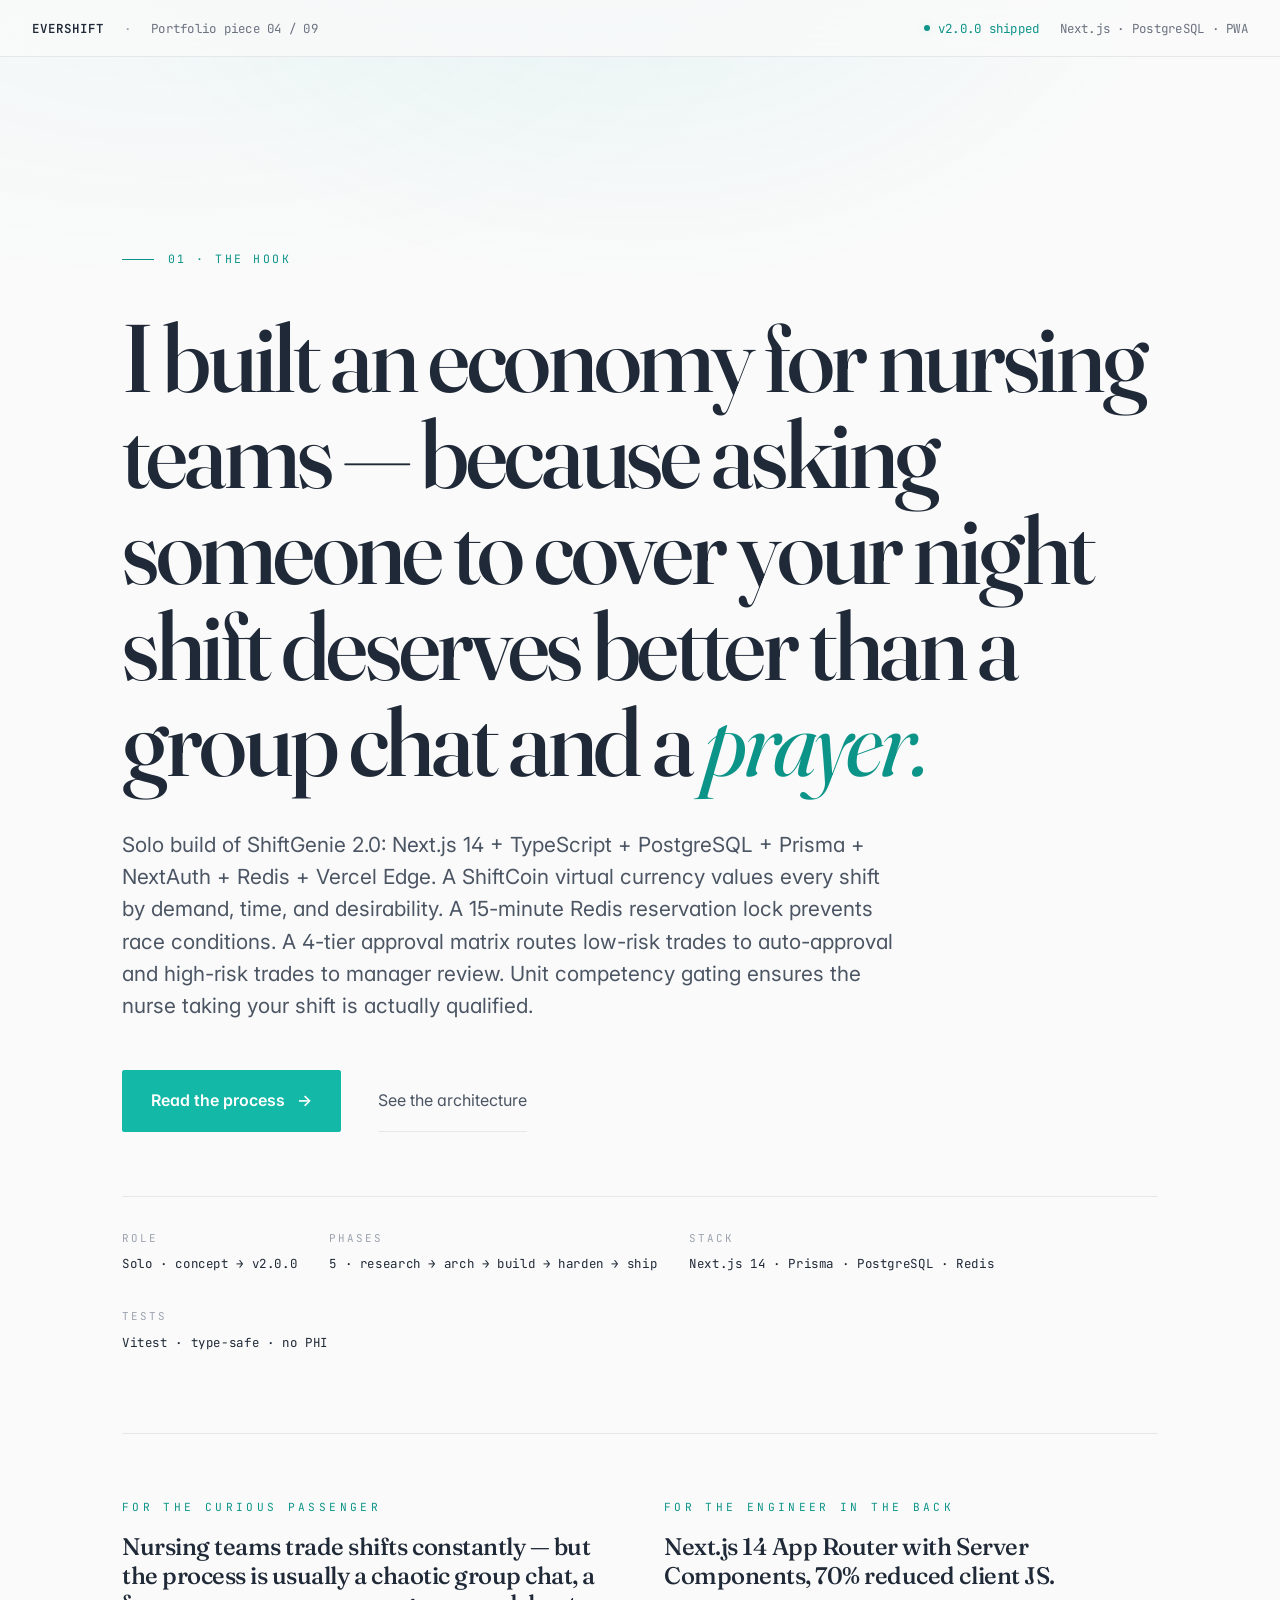
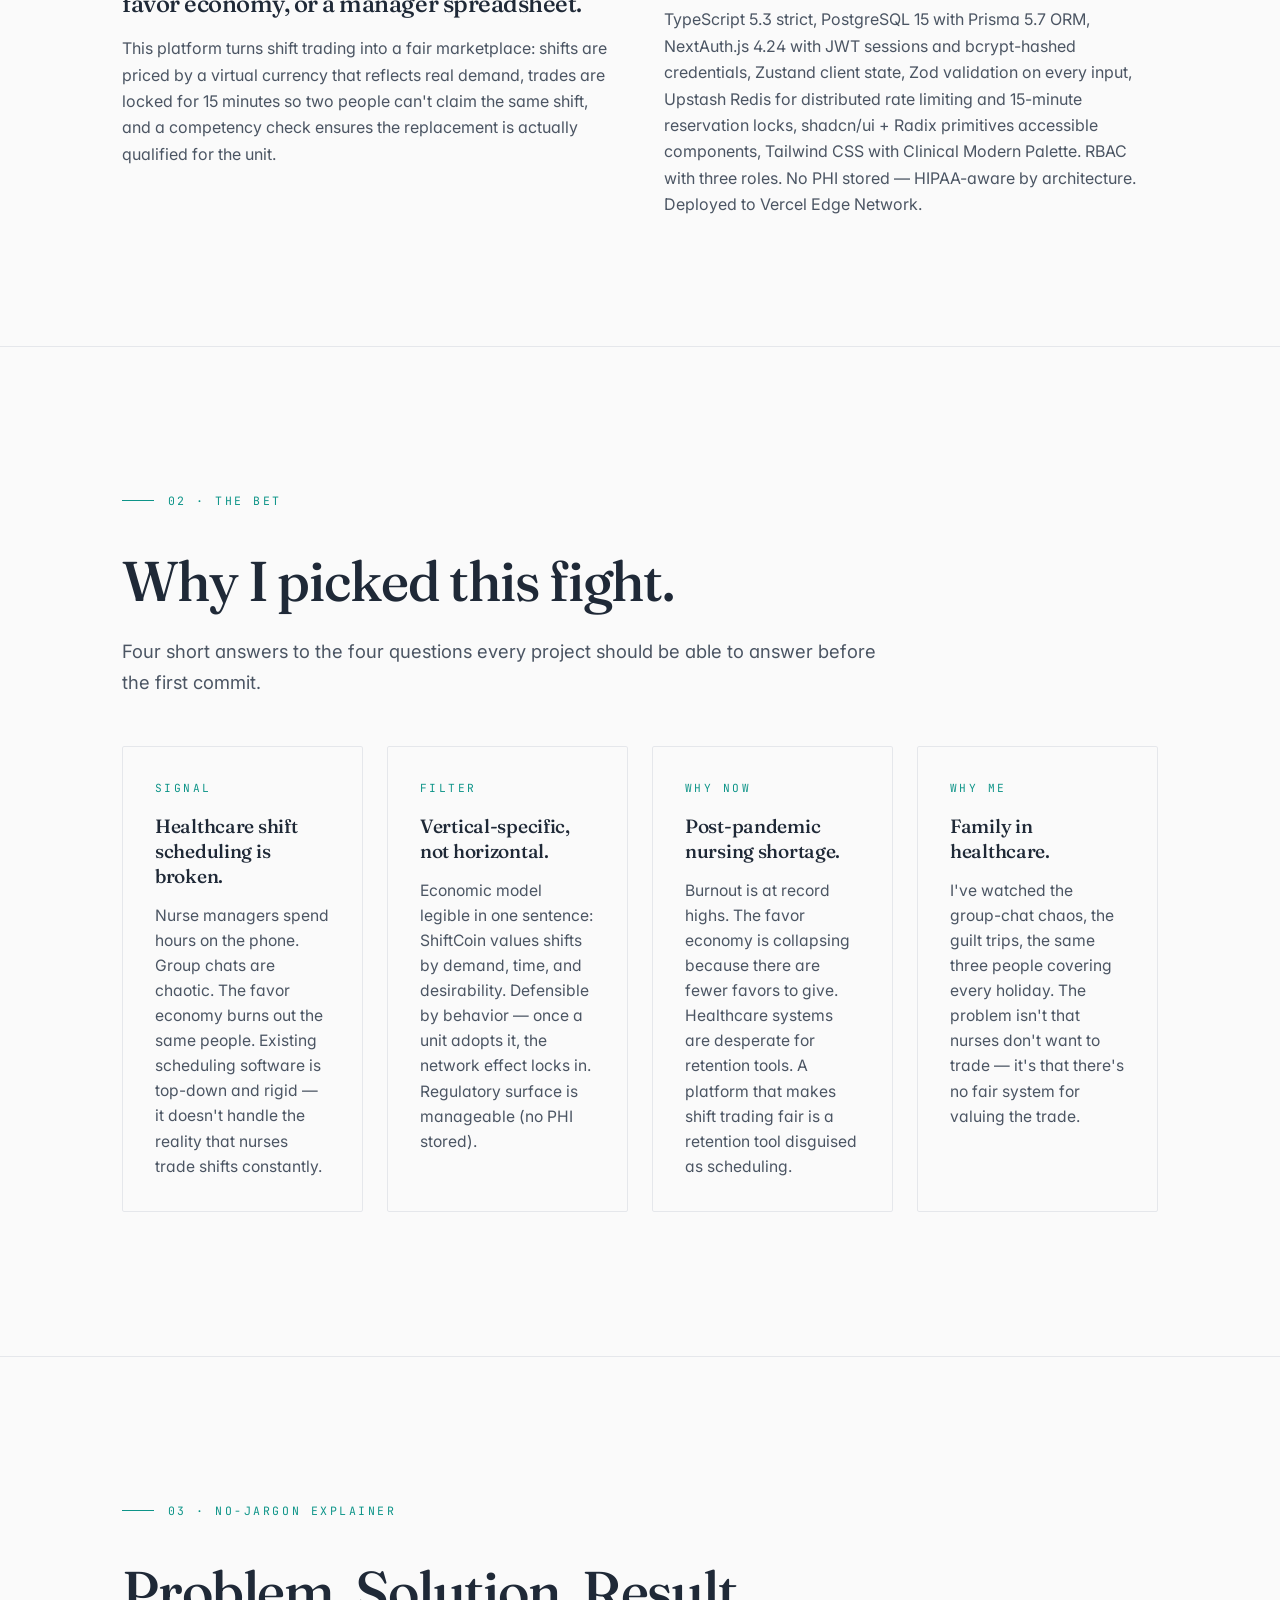
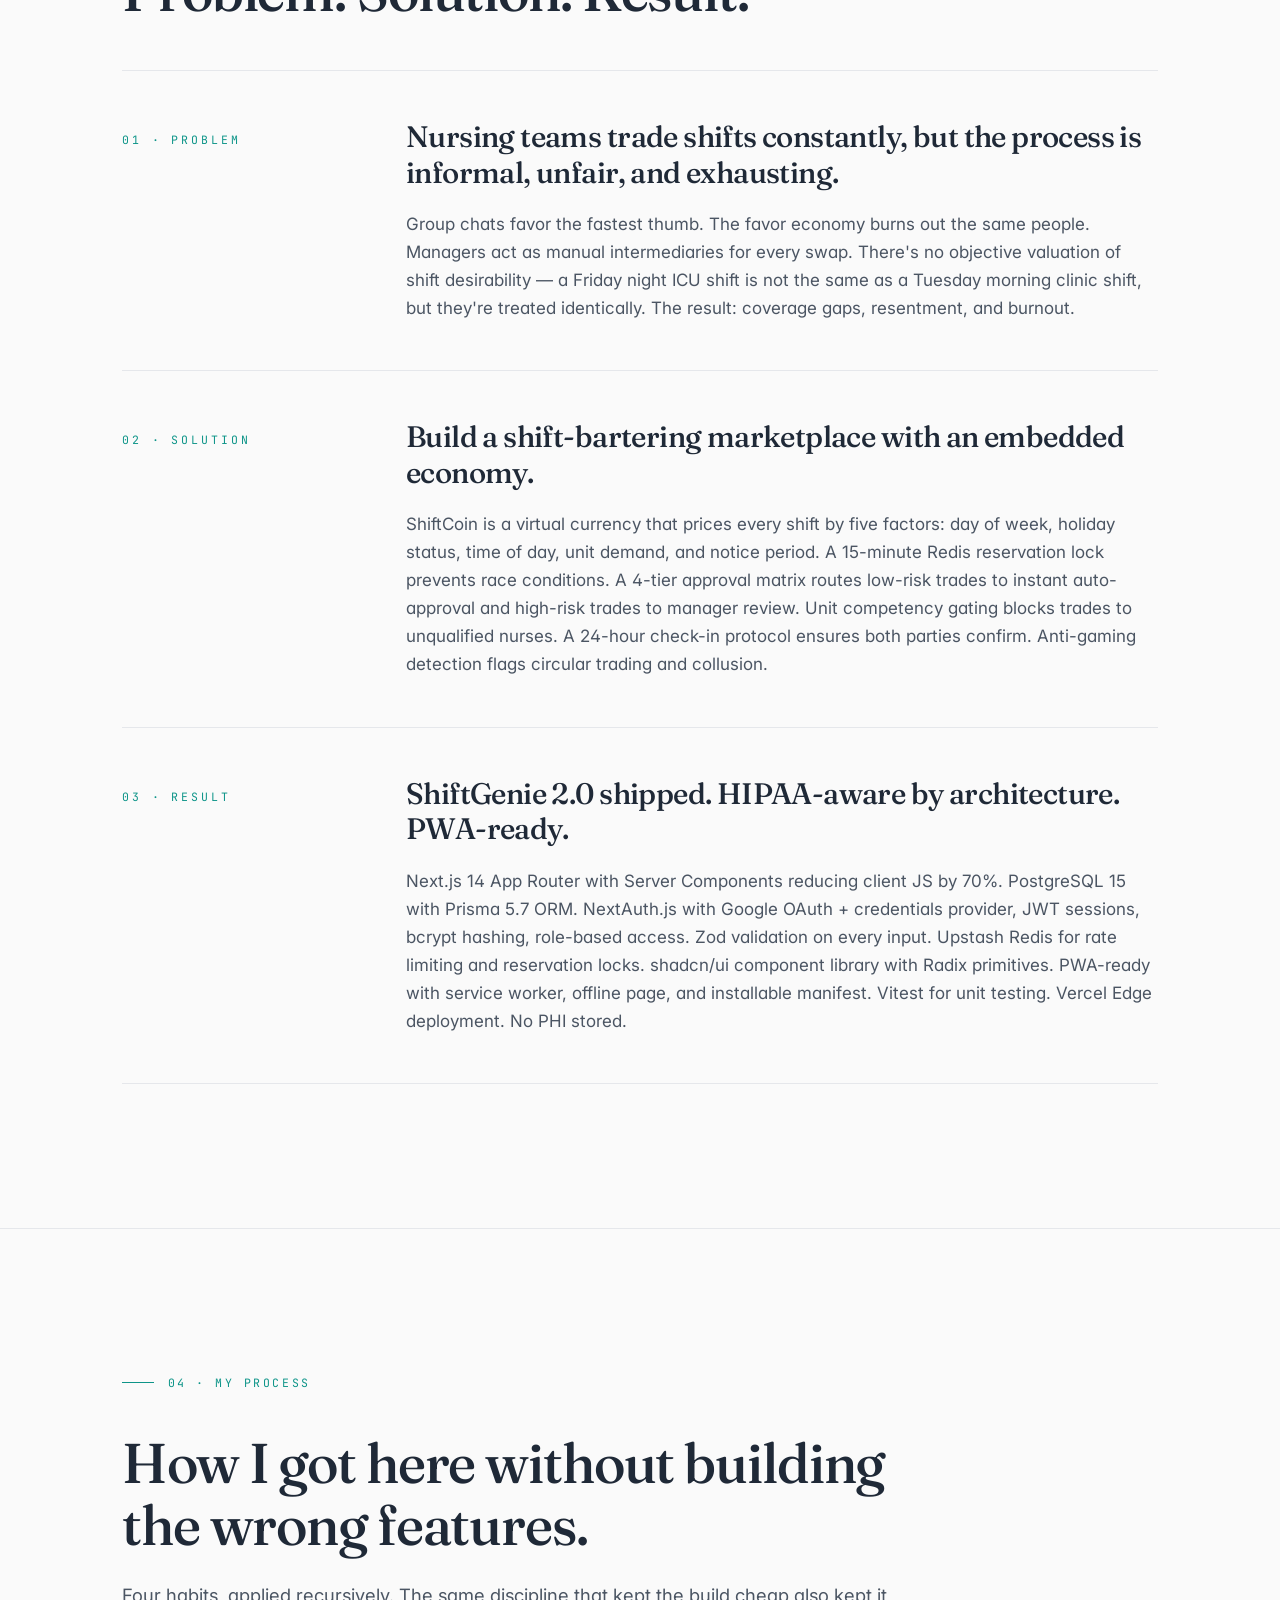
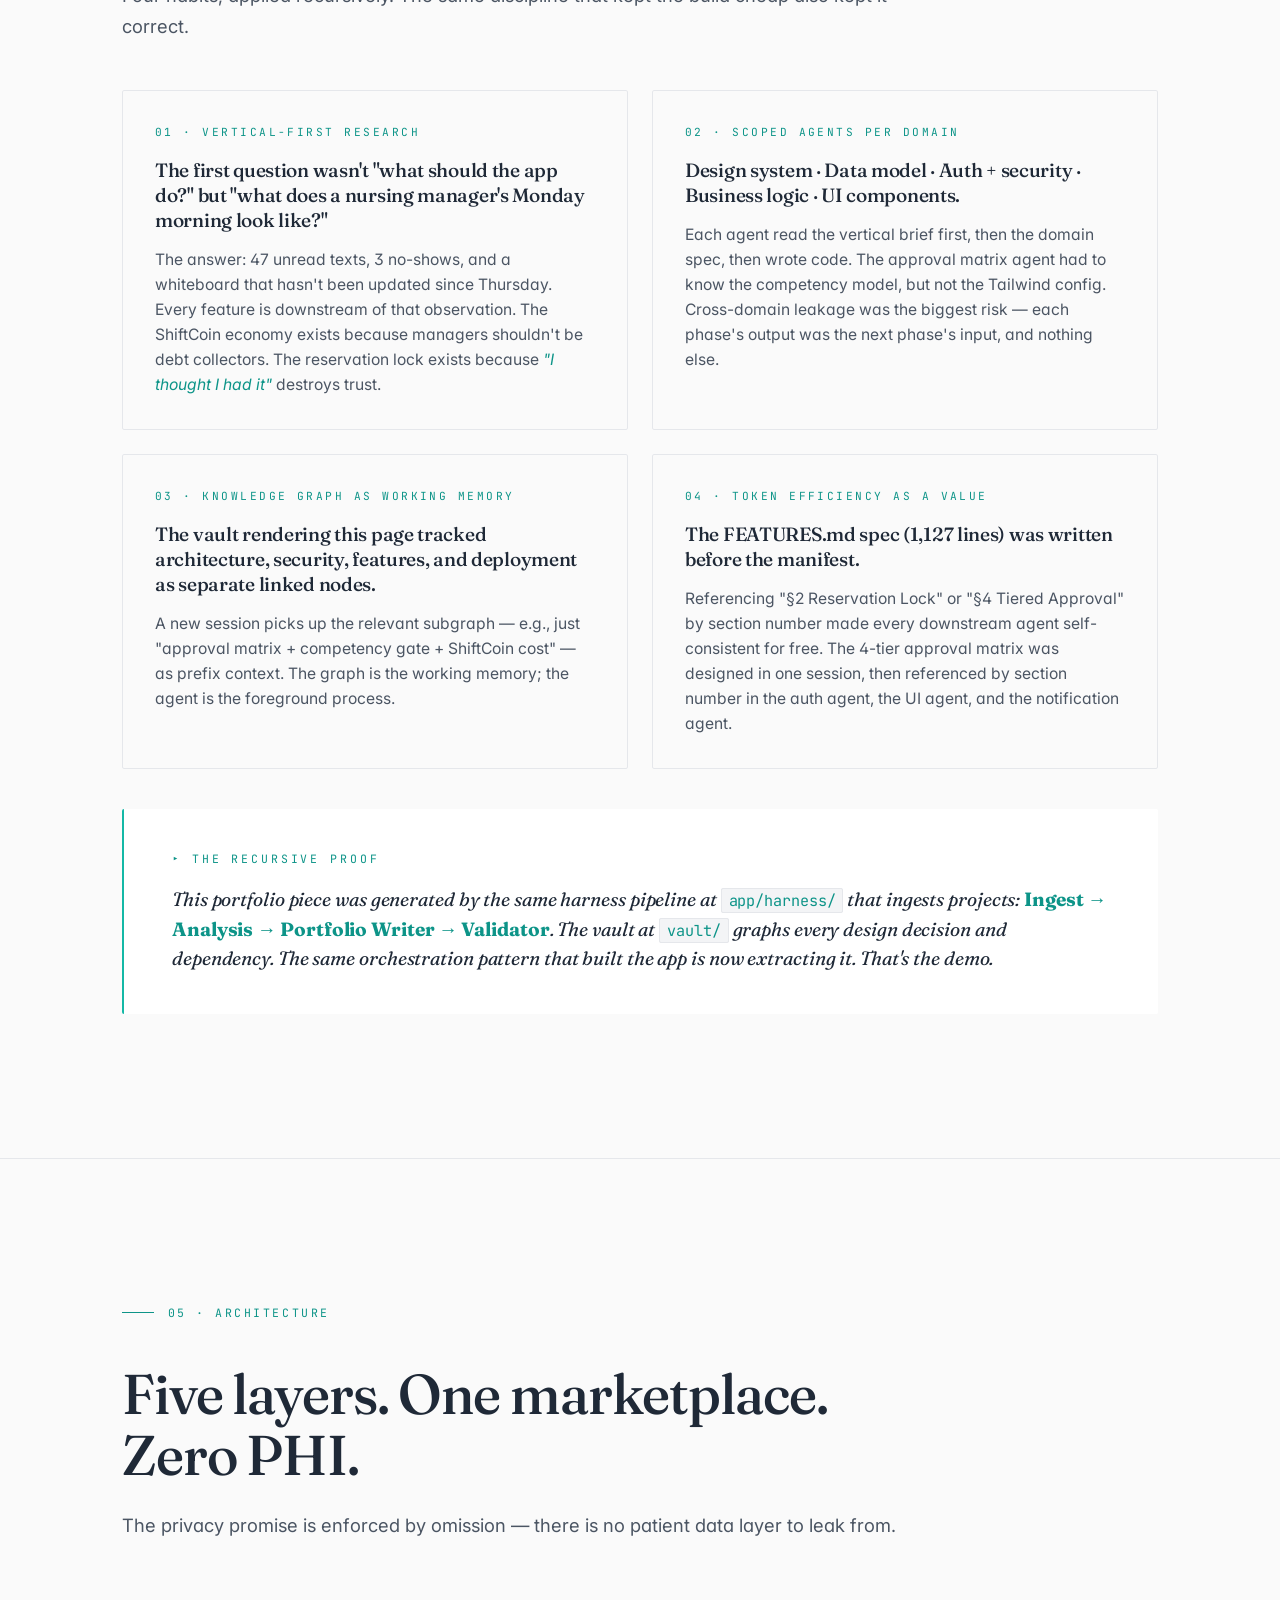
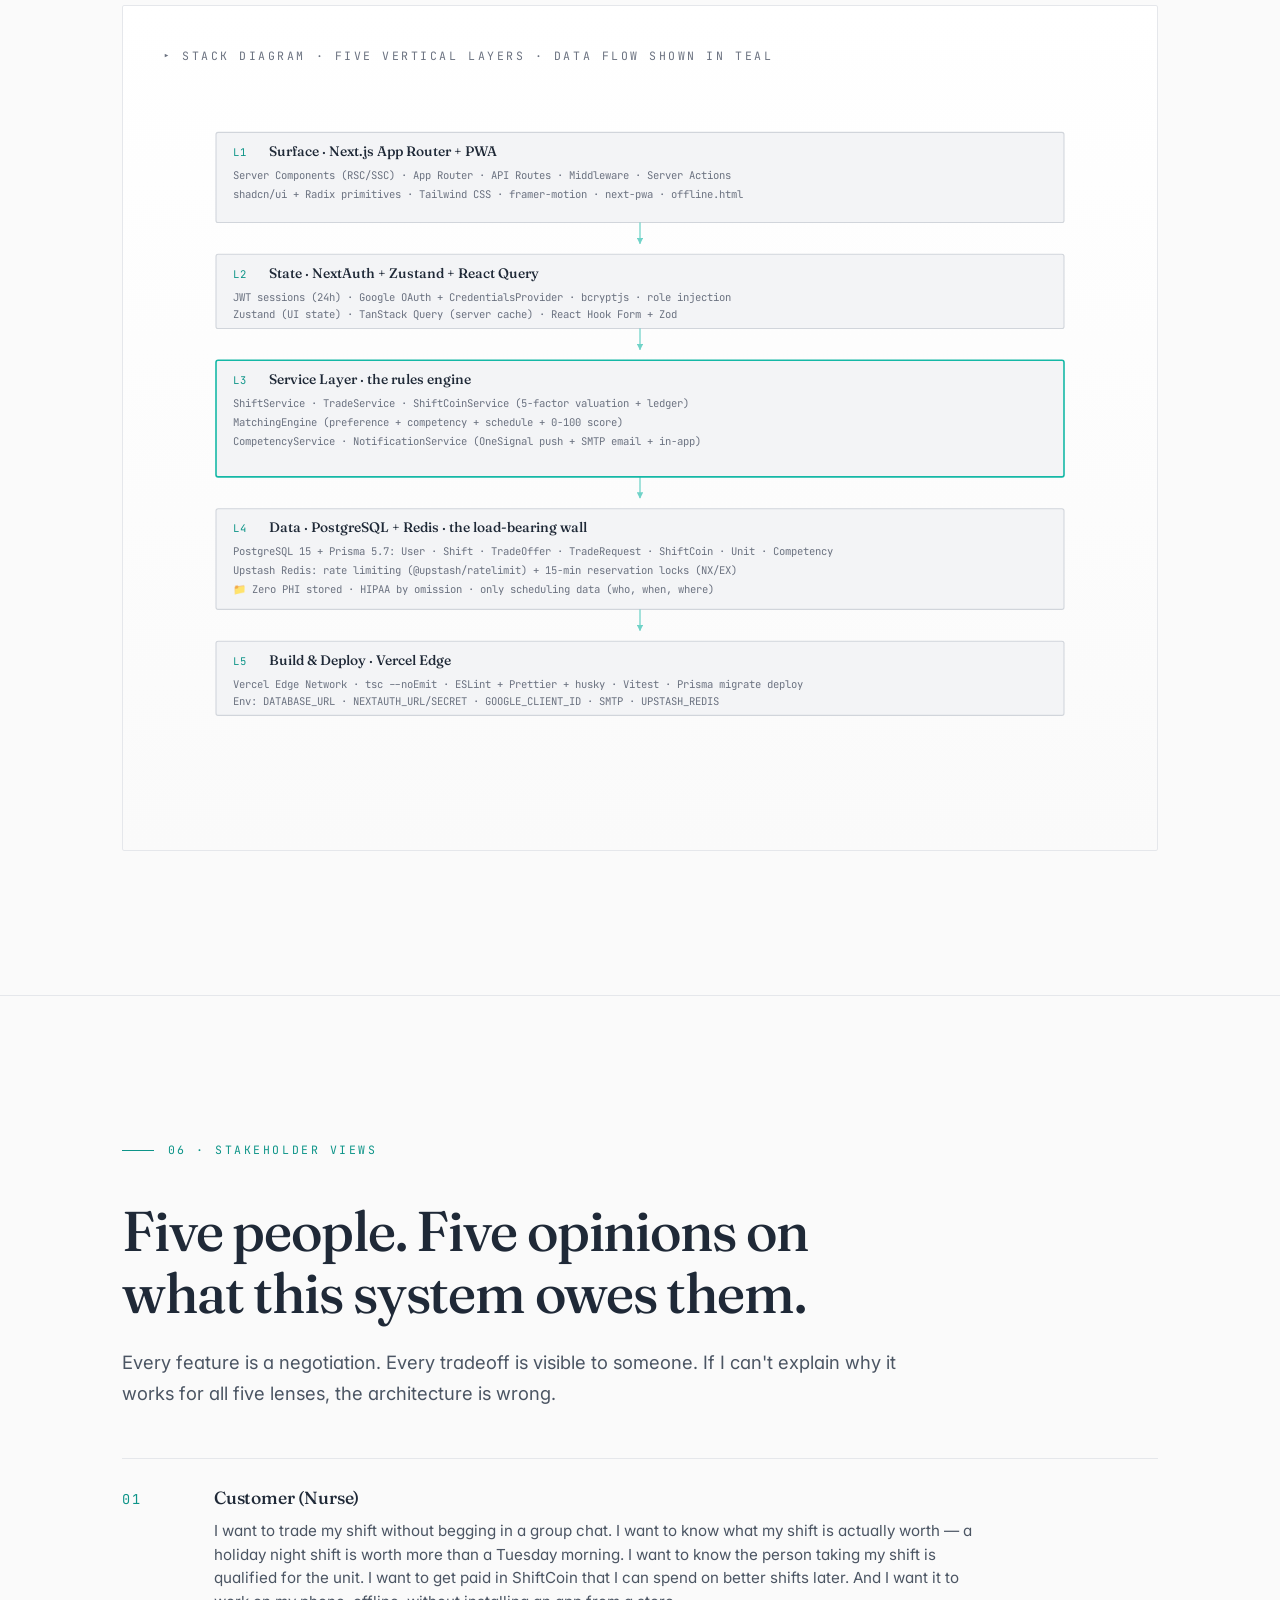
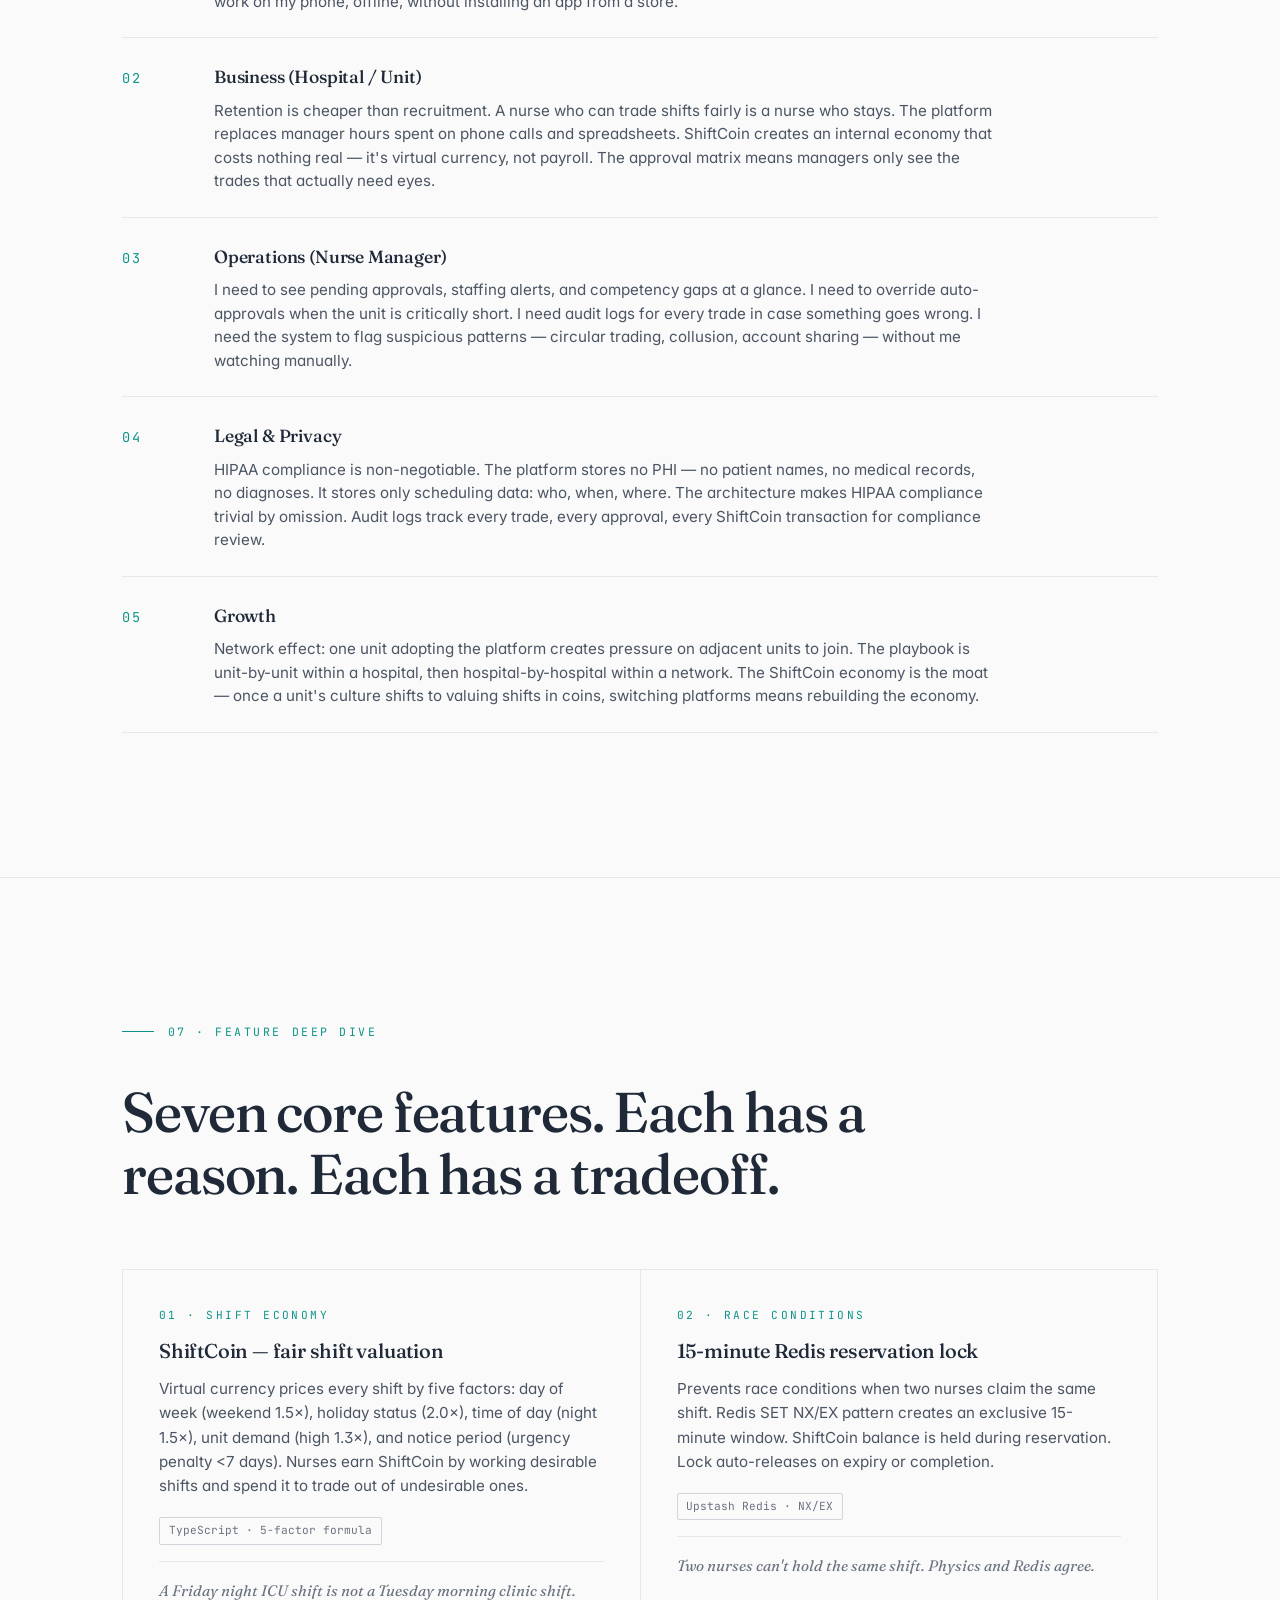
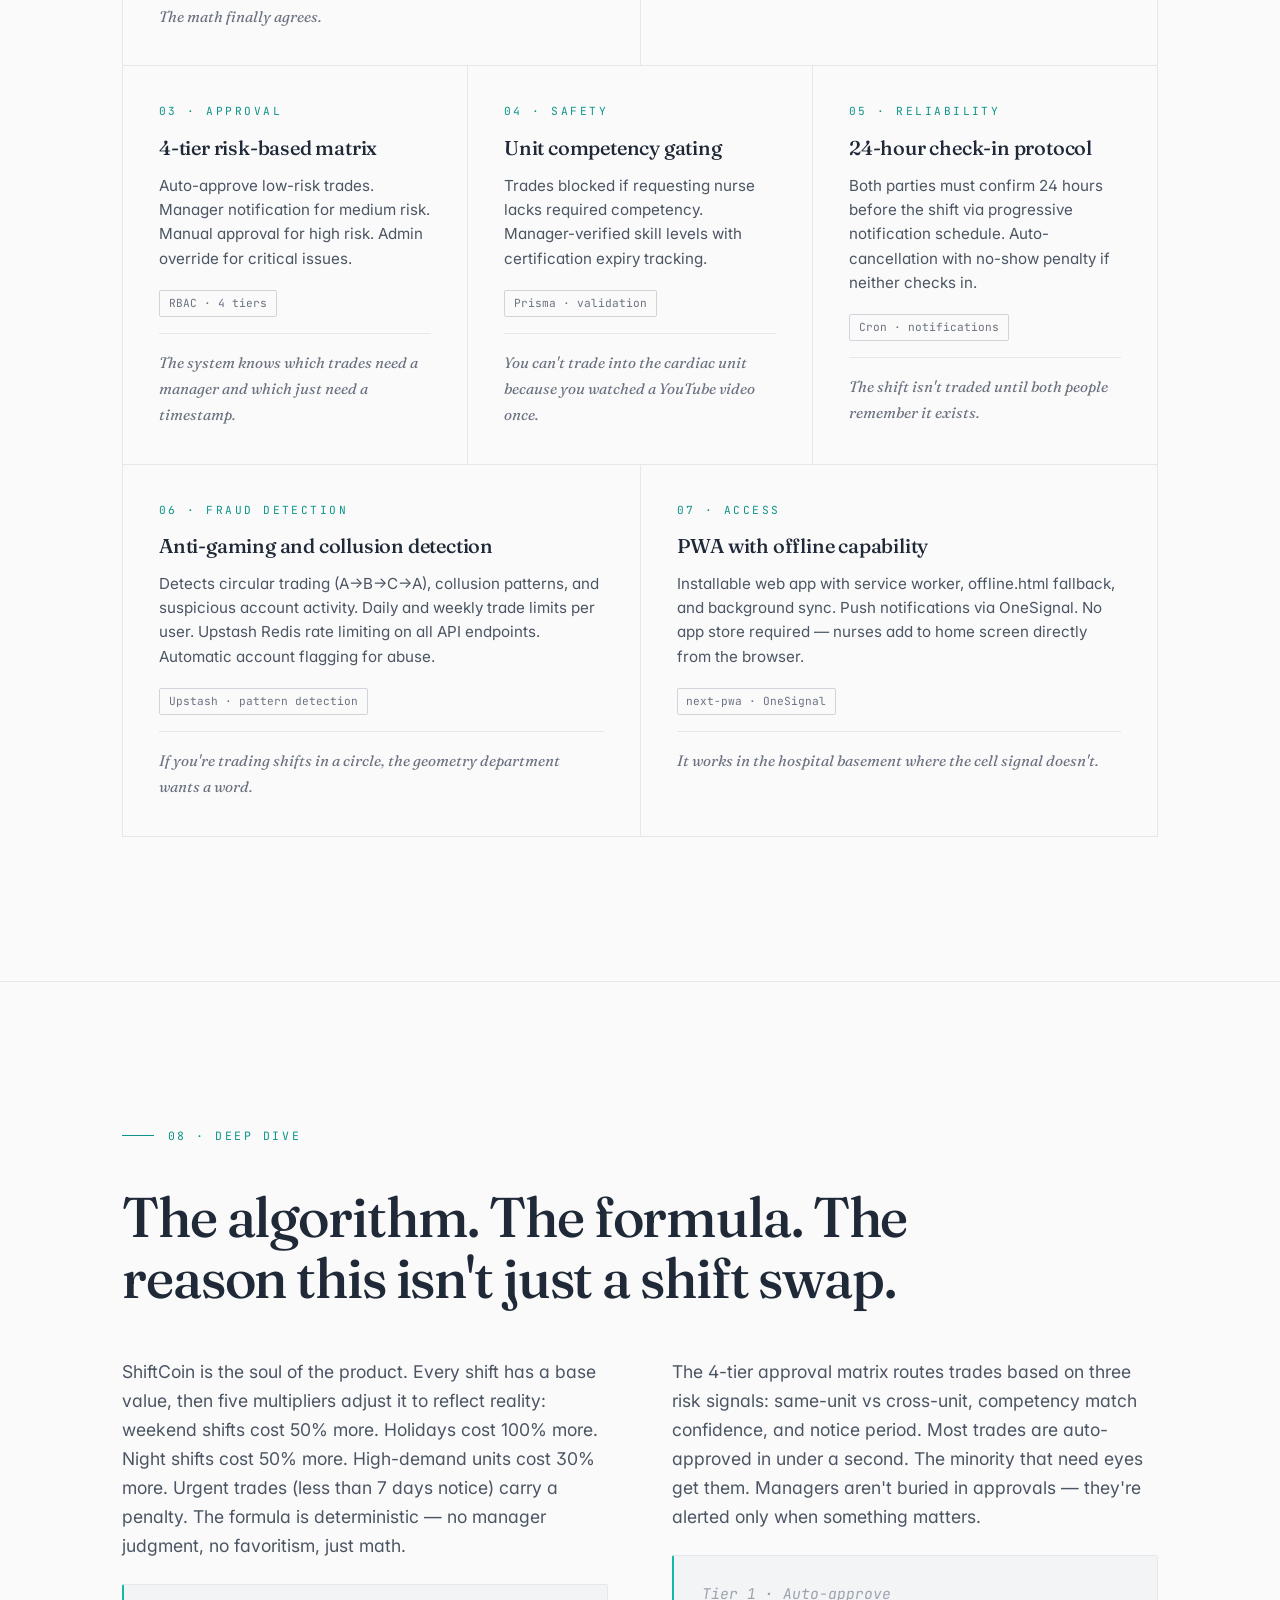
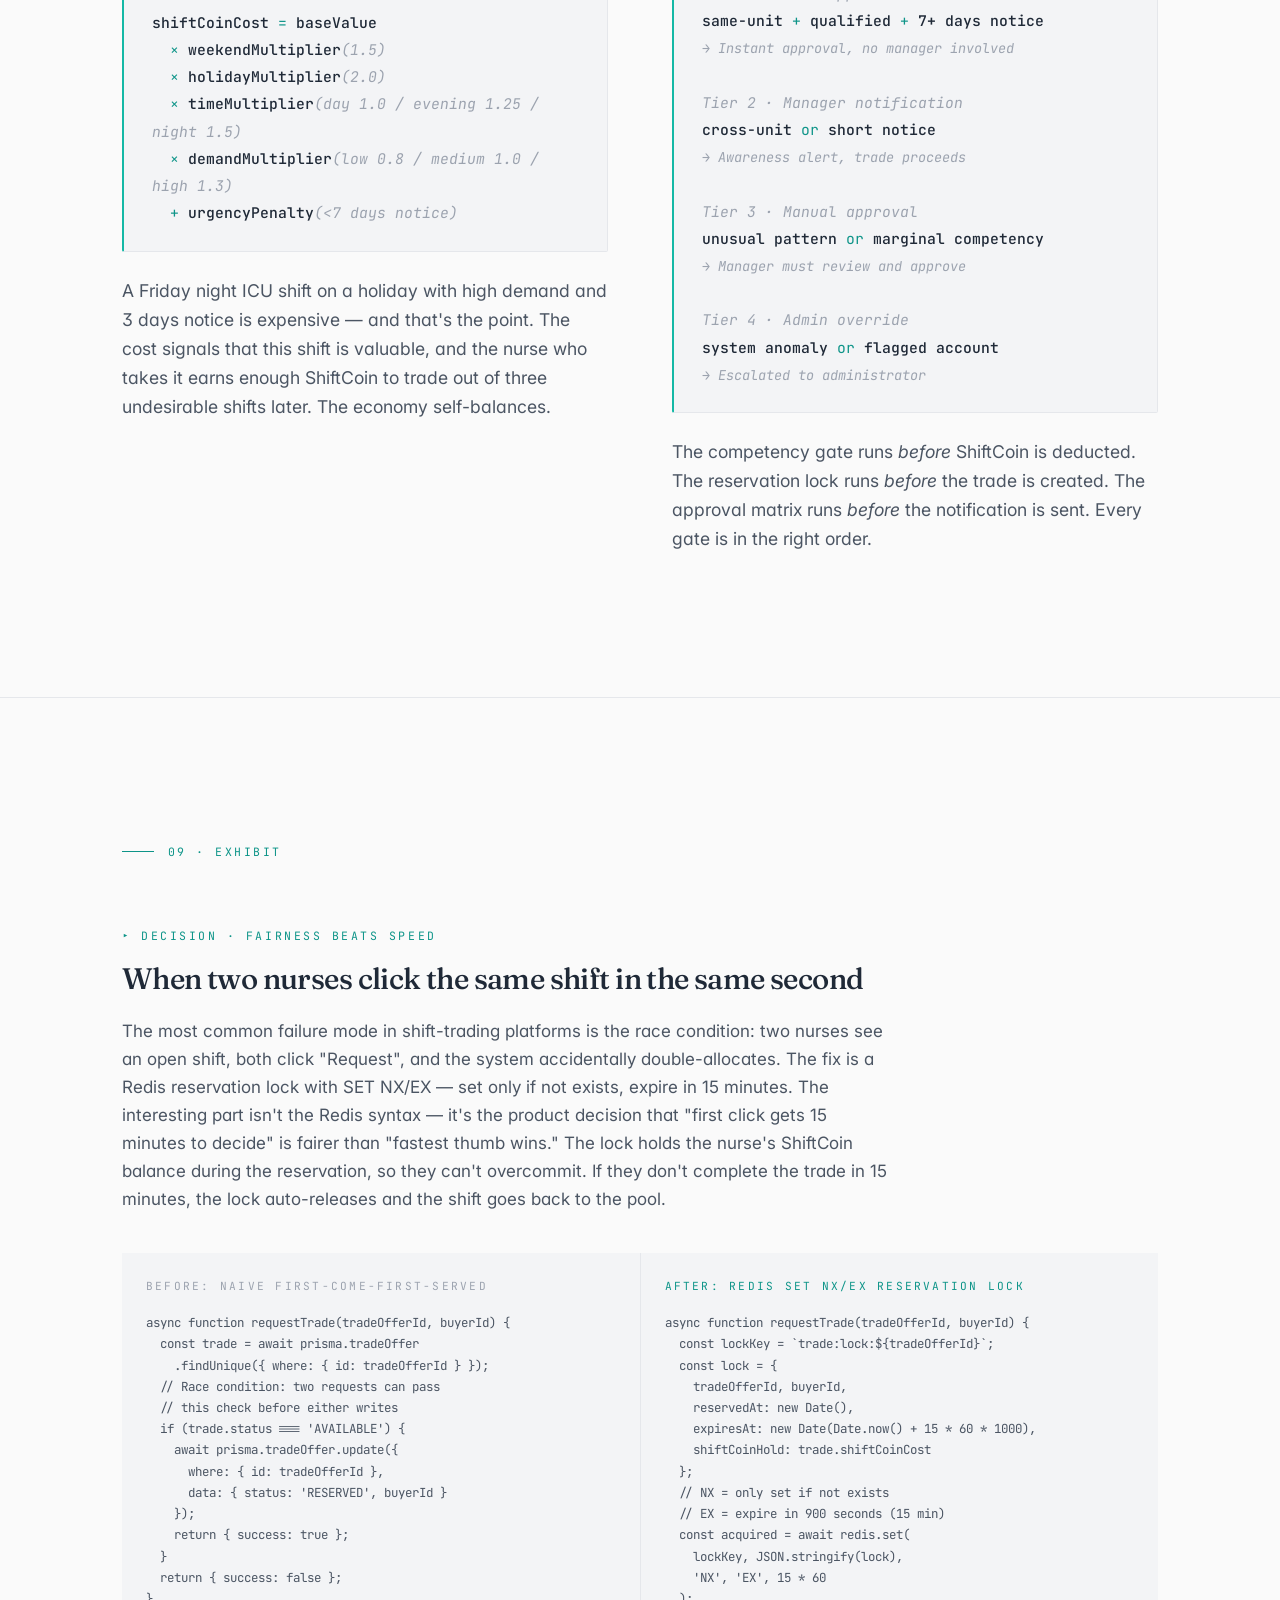
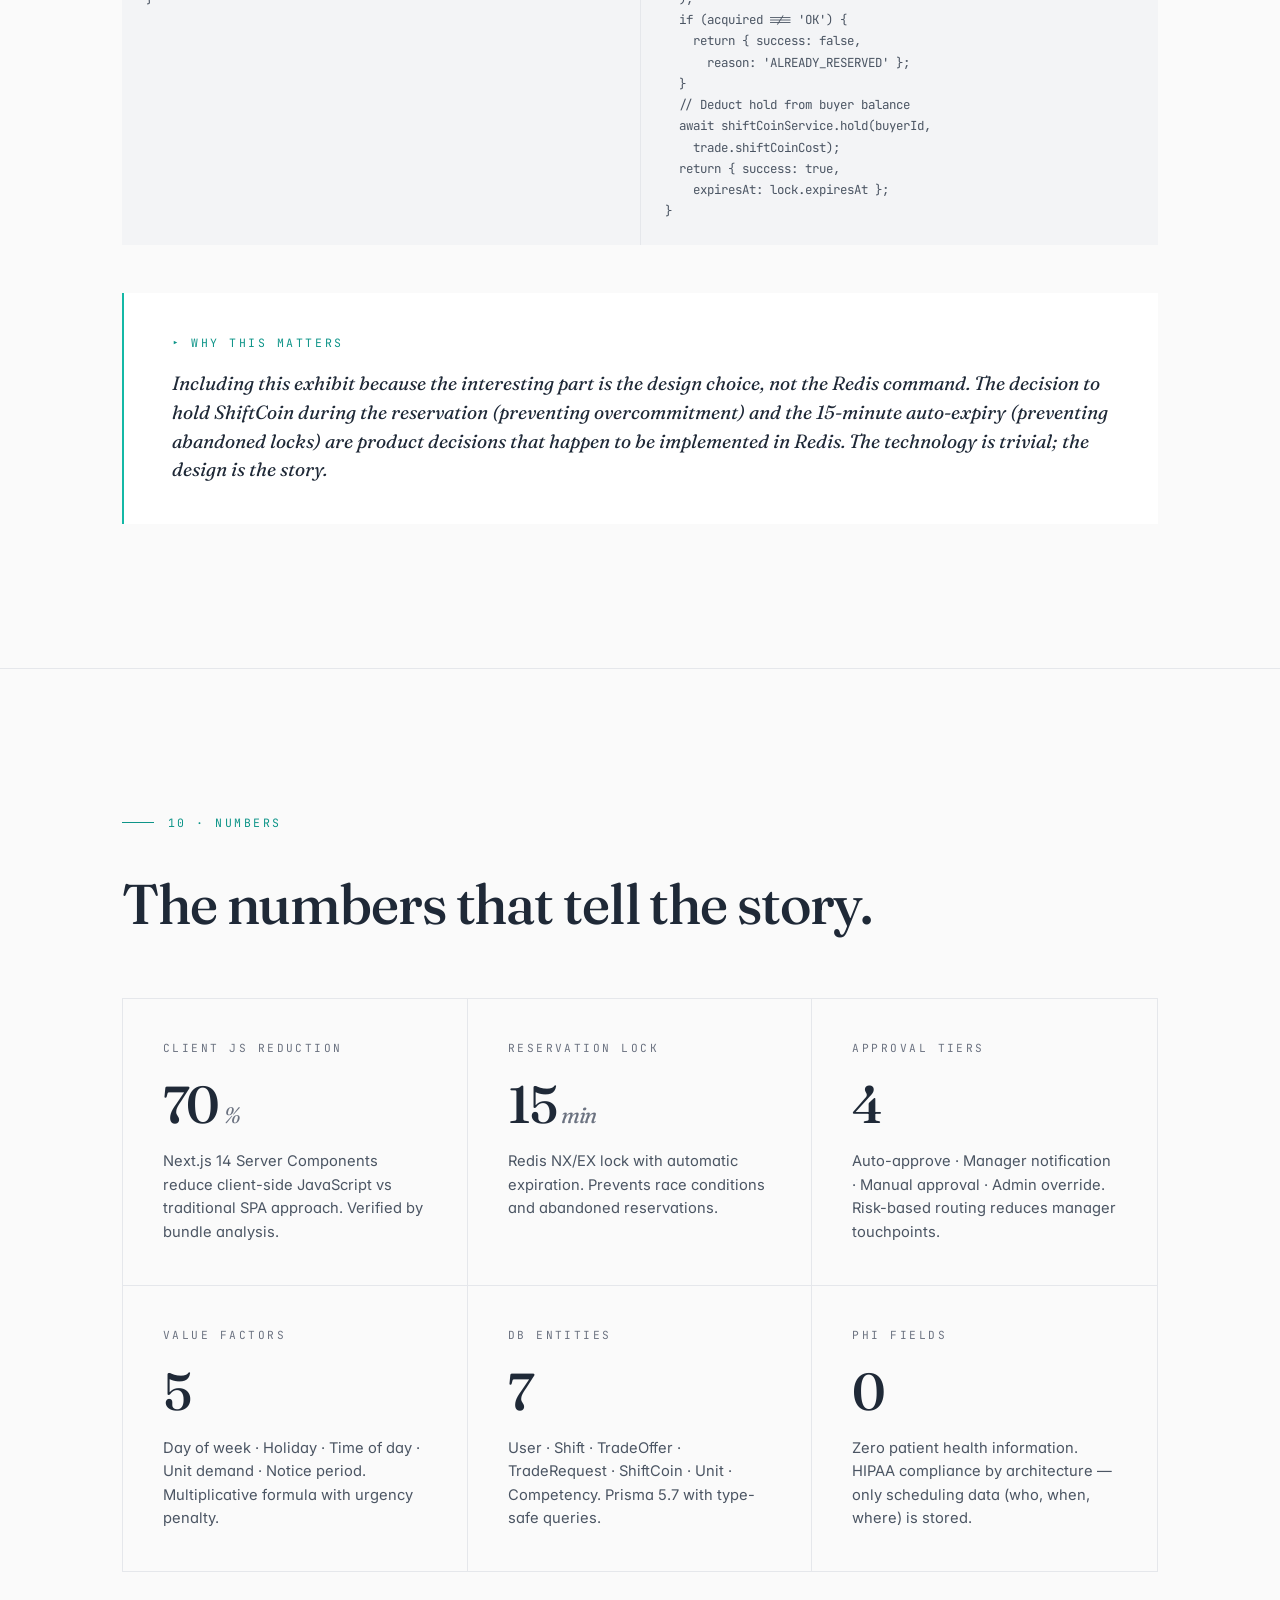
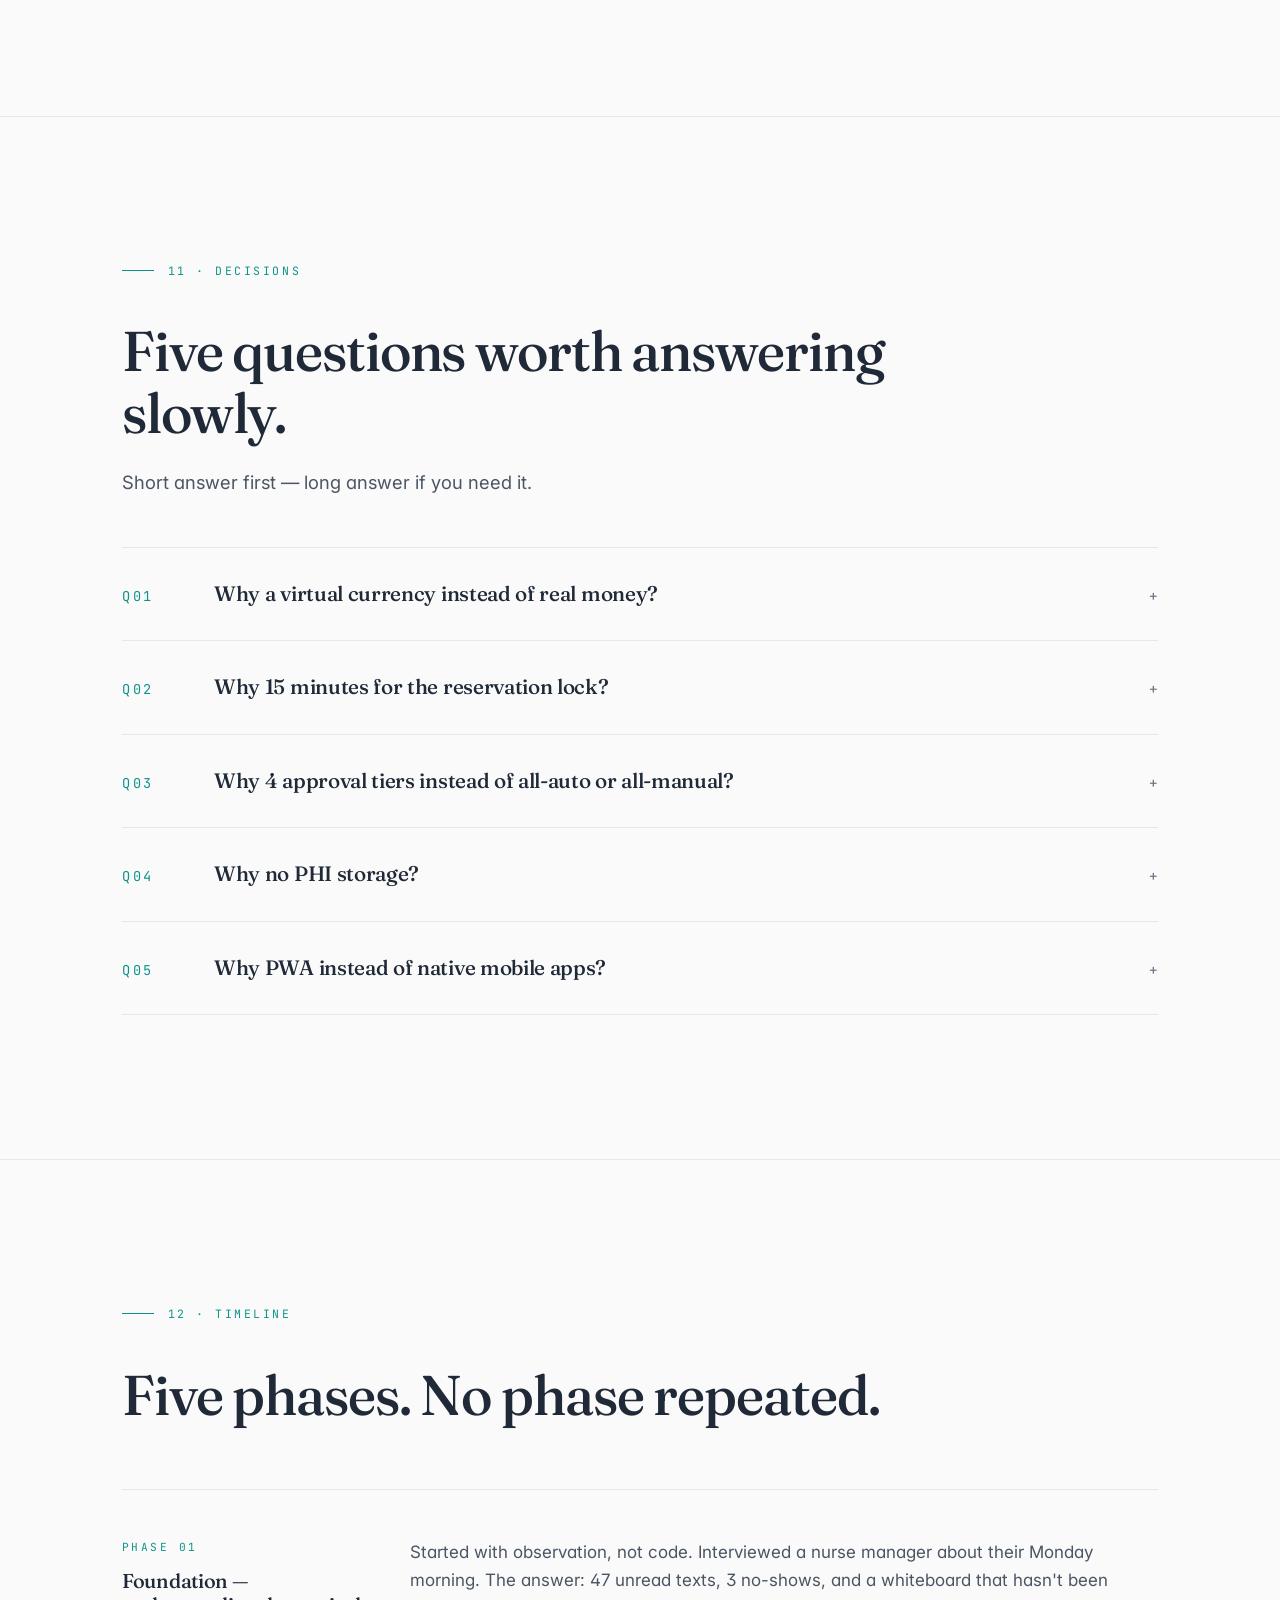
<file: projects/evershift/index.html>
<!doctype html>
<html lang="en">
<head>
<meta charset="utf-8" />
<meta name="viewport" content="width=device-width, initial-scale=1" />
<title>EverShift — Portfolio</title>
<link rel="preconnect" href="https://fonts.googleapis.com" />
<link rel="preconnect" href="https://fonts.gstatic.com" crossorigin />
<link href="https://fonts.googleapis.com/css2?family=Inter:wght@400;500;600&family=Fraunces:opsz,wght@9..144,400;9..144,500;9..144,700;9..144,900&family=JetBrains+Mono:wght@400;500&display=swap" rel="stylesheet" />
<style>
:root {
  --bg:           #fafafa;
  --bg-elevated:  #ffffff;
  --bg-inset:     #f3f4f6;
  --text:         #1f2937;
  --text-soft:    #4b5563;
  --text-mute:    #6b7280;
  --text-faint:   #9ca3af;
  --accent:       #14b8a6;
  --accent-bright:#0d9488;
  --accent-glow:  rgba(20, 184, 166, 0.18);
  --accent-line:  rgba(20, 184, 166, 0.25);
  --line:         #e5e7eb;
  --line-warm:    #d1d5db;
  --serif:    'Fraunces', Georgia, serif;
  --sans:     'Inter', system-ui, sans-serif;
  --mono:     'JetBrains Mono', ui-monospace, monospace;
  --ease:     cubic-bezier(0.22, 1, 0.36, 1);
}
* { box-sizing: border-box; margin: 0; padding: 0; }
html { scroll-behavior: smooth; }
body {
  background: var(--bg); color: var(--text-soft);
  font-family: var(--sans); font-size: 1.0625rem; line-height: 1.7;
  -webkit-font-smoothing: antialiased;
  font-feature-settings: "ss01", "cv11"; overflow-x: hidden;
}
::selection { background: var(--accent); color: #fff; }
body::before {
  content: ''; position: fixed; inset: -10% -10% auto -10%; height: 70vh;
  background:
    radial-gradient(ellipse 60% 100% at 50% 0%, rgba(20, 184, 166, 0.08) 0%, transparent 60%),
    radial-gradient(ellipse 80% 100% at 20% 10%, rgba(20, 184, 166, 0.04) 0%, transparent 50%);
  pointer-events: none; z-index: 0;
}
body::after {
  content: ''; position: fixed; inset: 0;
  background-image: url("data:image/svg+xml;utf8,<svg xmlns='http://www.w3.org/2000/svg' width='160' height='160'><filter id='n'><feTurbulence type='fractalNoise' baseFrequency='0.85' numOctaves='2' stitchTiles='stitch'/><feColorMatrix values='0 0 0 0 0.1   0 0 0 0 0.1   0 0 0 0 0.1   0 0 0 0.03 0'/></filter><rect width='100%25' height='100%25' filter='url(%23n)'/></svg>");
  opacity: 0.4; pointer-events: none; z-index: 1; mix-blend-mode: overlay;
}
a { color: var(--text); text-decoration: none; border-bottom: 1px solid var(--accent-line); transition: border-color 200ms; }
a:hover { border-bottom-color: var(--accent-bright); }
h1, h2, h3, h4 { font-family: var(--serif); font-weight: 500; color: var(--text); letter-spacing: -0.02em; }
.wrap   { max-width: 1100px; margin: 0 auto; padding: 0 2rem; position: relative; z-index: 2; }
section { padding: 9rem 0; position: relative; z-index: 2; }
section + section { border-top: 1px solid var(--line); }
.eye {
  font-family: var(--mono); font-size: 0.72rem;
  text-transform: uppercase; letter-spacing: 0.22em;
  color: var(--accent-bright); margin-bottom: 2.5rem;
  display: flex; align-items: center; gap: 0.85rem;
}
.eye::before { content: ''; width: 32px; height: 1px; background: var(--accent-bright); }
.top {
  position: sticky; top: 0; z-index: 50;
  background: rgba(250, 250, 250, 0.75);
  backdrop-filter: blur(16px); -webkit-backdrop-filter: blur(16px);
  border-bottom: 1px solid var(--line); padding: 1.1rem 2rem;
  font-family: var(--mono); font-size: 0.78rem; color: var(--text-mute);
  display: flex; justify-content: space-between; align-items: center;
  letter-spacing: 0.02em;
}
.top .left, .top .right { display: flex; gap: 1.25rem; align-items: center; }
.top .name { color: var(--text); font-weight: 600; letter-spacing: 0.08em; }
.top .live { display: inline-flex; align-items: center; gap: 0.5rem; color: var(--accent-bright); }
.top .live::before {
  content: ''; width: 6px; height: 6px; border-radius: 50%;
  background: var(--accent-bright); box-shadow: 0 0 8px var(--accent-glow);
  animation: live 2s ease-in-out infinite;
}
@keyframes live { 0%, 100% { opacity: 0.5; } 50% { opacity: 1; } }
.top a { border: none; color: var(--text-mute); }
.top a:hover { color: var(--text); }
.reveal {
  opacity: 0; transform: translateY(24px);
  transition: opacity 800ms var(--ease), transform 800ms var(--ease);
}
.reveal.visible { opacity: 1; transform: none; }
.reveal.d1 { transition-delay: 80ms; }
.reveal.d2 { transition-delay: 160ms; }
.reveal.d3 { transition-delay: 240ms; }
.reveal.d4 { transition-delay: 320ms; }

.hero { padding: 12rem 0 8rem; }
.hero h1 {
  font-family: var(--serif); font-weight: 500;
  font-size: clamp(2.75rem, 7.5vw, 6rem); line-height: 1.0;
  letter-spacing: -0.035em; max-width: 22ch;
  margin-bottom: 2.5rem; color: var(--text);
}
.hero h1 em { font-style: italic; font-weight: 400; color: var(--accent-bright); font-variation-settings: "opsz" 144; }
.hero .lede { font-size: 1.3rem; line-height: 1.55; color: var(--text-soft); max-width: 60ch; margin-bottom: 3rem; }
.hero .meta {
  font-family: var(--mono); font-size: 0.78rem; color: var(--text-mute);
  display: flex; flex-wrap: wrap; gap: 2rem;
  margin-top: 4rem; padding-top: 2rem;
  border-top: 1px solid var(--line); letter-spacing: 0.05em;
}
.hero .meta div { display: flex; flex-direction: column; gap: 0.4rem; }
.hero .meta .k { color: var(--text-faint); text-transform: uppercase; font-size: 0.68rem; letter-spacing: 0.18em; }
.hero .meta .v { color: var(--text); }
.cta {
  display: inline-flex; align-items: center; gap: 0.75rem;
  padding: 1rem 1.75rem; background: var(--accent); color: #fff;
  font-family: var(--sans); font-size: 1rem; font-weight: 600;
  border: 1px solid var(--accent); border-radius: 2px;
  transition: background 200ms, transform 200ms;
}
.cta:hover { background: var(--accent-bright); border-color: var(--accent-bright); transform: translateY(-1px); border-bottom: 1px solid var(--accent-bright); }
.cta::after { content: '→'; transition: transform 200ms; }
.cta:hover::after { transform: translateX(3px); }
.cta-ghost {
  display: inline-flex; align-items: center; gap: 0.6rem;
  padding: 1rem 0; margin-left: 2rem;
  color: var(--text-soft); font-family: var(--sans); font-size: 1rem;
  border: none; border-bottom: 1px solid var(--line);
}
.cta-ghost:hover { color: var(--text); border-bottom-color: var(--accent-bright); }

.dual { display: grid; grid-template-columns: 1fr 1fr; gap: 3rem; margin-top: 5rem; padding-top: 4rem; border-top: 1px solid var(--line); }
.dual .card { position: relative; }
.dual .card::before {
  content: attr(data-num); font-family: var(--mono); font-size: 0.7rem;
  letter-spacing: 0.3em; color: var(--accent-bright); text-transform: uppercase;
  display: block; margin-bottom: 1rem;
}
.dual h3 { font-family: var(--serif); font-weight: 500; font-size: 1.5rem; line-height: 1.2; margin-bottom: 1rem; color: var(--text); }
.dual p { color: var(--text-soft); font-size: 1rem; line-height: 1.65; }

.h2-intro { font-size: clamp(2rem, 4.5vw, 3.5rem); line-height: 1.1; max-width: 22ch; margin-bottom: 1.5rem; }
.h2-intro + .lede { font-size: 1.15rem; color: var(--text-soft); max-width: 65ch; margin-bottom: 0; }

.cards { display: grid; gap: 1.5rem; margin-top: 3rem; }
.cards.c2 { grid-template-columns: 1fr 1fr; }
.cards.c4 { grid-template-columns: repeat(4, 1fr); }
.cards.c5 { grid-template-columns: repeat(5, 1fr); }
.card-block {
  padding: 2rem; border: 1px solid var(--line); background: var(--bg);
  border-radius: 2px; transition: border-color 250ms, transform 250ms var(--ease);
}
.card-block:hover { border-color: var(--accent-line); transform: translateY(-2px); }
.card-block .label {
  font-family: var(--mono); font-size: 0.7rem;
  text-transform: uppercase; letter-spacing: 0.22em;
  color: var(--accent-bright); margin-bottom: 1rem;
}
.card-block h3 { font-family: var(--serif); font-weight: 500; font-size: 1.2rem; line-height: 1.3; margin-bottom: 0.85rem; color: var(--text); letter-spacing: -0.015em; }
.card-block p { color: var(--text-soft); font-size: 0.98rem; line-height: 1.6; }

.process-meta {
  margin-top: 2.5rem; padding: 2.5rem 3rem;
  border-left: 2px solid var(--accent);
  background: var(--bg-elevated); border-radius: 2px;
}
.process-meta .label {
  font-family: var(--mono); font-size: 0.72rem;
  letter-spacing: 0.25em; text-transform: uppercase;
  color: var(--accent-bright); margin-bottom: 1rem;
}
.process-meta p {
  font-family: var(--serif); font-style: italic;
  font-size: 1.2rem; line-height: 1.55;
  color: var(--text); letter-spacing: -0.005em;
}
.process-meta p code {
  font-family: var(--mono); font-style: normal; font-size: 0.95rem;
  background: var(--bg-inset); padding: 1px 7px;
  border-radius: 2px; color: var(--accent-bright);
  border: 1px solid var(--line);
}

.psr { margin-top: 3rem; }
.psr .step { padding: 3rem 0; display: grid; grid-template-columns: 220px 1fr; gap: 4rem; align-items: start; border-top: 1px solid var(--line); }
.psr .step:last-child { border-bottom: 1px solid var(--line); }
.psr .step .label { font-family: var(--mono); font-size: 0.72rem; text-transform: uppercase; letter-spacing: 0.25em; color: var(--accent-bright); padding-top: 0.7rem; }
.psr .step h3 { font-family: var(--serif); font-weight: 500; font-size: 1.85rem; line-height: 1.2; margin-bottom: 1.25rem; letter-spacing: -0.02em; }
.psr .step p { color: var(--text-soft); font-size: 1.0625rem; line-height: 1.65; }

.viz { margin-top: 4rem; padding: 2.5rem; border: 1px solid var(--line); background: linear-gradient(180deg, var(--bg-elevated) 0%, var(--bg) 100%); border-radius: 2px; overflow-x: auto; }
.viz-cap { font-family: var(--mono); font-size: 0.72rem; color: var(--text-mute); text-transform: uppercase; letter-spacing: 0.22em; margin-bottom: 1.5rem; }
.viz-svg { display: block; max-width: 100%; height: auto; }
.arch-svg .col-title { font-family: var(--mono); font-weight: 500; font-size: 11px; fill: var(--text); letter-spacing: 0.3em; }
.arch-svg .col-sub   { font-family: var(--mono); font-size: 9px;  fill: var(--text-faint); letter-spacing: 0.18em; }
.arch-svg .layer-name{ font-family: var(--serif); font-weight: 500; font-size: 13px; fill: var(--text); }
.arch-svg .layer-detail{font-family: var(--mono); font-size: 10px; fill: var(--text-mute); }
.arch-svg .rect      { fill: var(--bg-inset); stroke: var(--line-warm); stroke-width: 1; }
.arch-svg .rect.accent{stroke: var(--accent); stroke-width: 1.5; }
.arch-svg .arrow     { stroke: var(--accent); stroke-width: 1.2; fill: none; opacity: 0.6; marker-end: url(#arrowA); }
.arch-svg .layer-num { font-family: var(--mono); font-size: 10px; fill: var(--accent-bright); letter-spacing: 0.1em; }

.algo-grid { display: grid; grid-template-columns: 1fr 1fr; gap: 4rem; align-items: start; margin-top: 3rem; }
.math {
  background: var(--bg-inset); border: 1px solid var(--line);
  border-left: 2px solid var(--accent);
  padding: 1.5rem 1.75rem; border-radius: 2px;
  font-family: var(--mono); font-size: 0.92rem;
  color: var(--text-soft); line-height: 1.85; margin: 1.5rem 0;
}
.math .v { color: var(--text); font-weight: 500; }
.math .o { color: var(--accent-bright); }
.math .c { color: var(--text-faint); font-style: italic; }
.detector-list { margin-top: 3rem; }
.detector { display: grid; grid-template-columns: 60px 1fr 130px; gap: 2rem; align-items: baseline; padding: 1.5rem 0; border-top: 1px solid var(--line); transition: padding 250ms var(--ease); }
.detector:hover { padding-left: 1rem; padding-right: 1rem; background: var(--bg-elevated); }
.detector:last-child { border-bottom: 1px solid var(--line); }
.detector .num { font-family: var(--mono); font-size: 0.85rem; color: var(--accent-bright); letter-spacing: 0.15em; }
.detector h4 { font-family: var(--serif); font-weight: 500; font-size: 1.1rem; color: var(--text); margin-bottom: 0.4rem; letter-spacing: -0.01em; }
.detector .desc { color: var(--text-soft); font-size: 0.95rem; line-height: 1.55; }
.detector .desc code { font-family: var(--mono); font-size: 0.82rem; color: var(--text-mute); background: transparent; }
.detector .threshold { font-family: var(--mono); font-size: 0.85rem; color: var(--accent-bright); text-align: right; letter-spacing: 0.05em; }

.callout { margin-top: 3rem; padding: 2.5rem 3rem; border-left: 2px solid var(--accent); background: var(--bg-elevated); }
.callout .label { font-family: var(--mono); font-size: 0.72rem; letter-spacing: 0.22em; text-transform: uppercase; color: var(--accent-bright); margin-bottom: 1rem; }
.callout p { font-family: var(--serif); font-style: italic; font-size: 1.2rem; line-height: 1.5; color: var(--text); }

.bento { display: grid; grid-template-columns: repeat(6, 1fr); gap: 1px; background: var(--line); margin-top: 4rem; border: 1px solid var(--line); }
.feat { background: var(--bg); padding: 2.25rem; transition: background 250ms; }
.feat:hover { background: var(--bg-elevated); }
.feat .num { font-family: var(--mono); font-size: 0.7rem; color: var(--accent-bright); letter-spacing: 0.22em; margin-bottom: 0.85rem; }
.feat h3 { font-family: var(--serif); font-weight: 500; font-size: 1.25rem; line-height: 1.25; margin-bottom: 0.85rem; color: var(--text); letter-spacing: -0.01em; }
.feat p { color: var(--text-soft); font-size: 0.95rem; line-height: 1.6; margin-bottom: 1rem; }
.feat .tech { display: inline-block; font-family: var(--mono); font-size: 0.7rem; color: var(--text-mute); border: 1px solid var(--line-warm); padding: 0.2rem 0.55rem; border-radius: 2px; margin-bottom: 1rem; }
.feat .witty { font-family: var(--serif); font-style: italic; font-size: 0.95rem; color: var(--text-mute); border-top: 1px solid var(--line); padding-top: 1rem; }
.feat.s4 { grid-column: span 4; }
.feat.s3 { grid-column: span 3; }
.feat.s2 { grid-column: span 2; }
.feat.s6 { grid-column: span 6; }

.exhibit { margin-top: 4rem; }
.exhibit .label { font-family: var(--mono); font-size: 0.72rem; letter-spacing: 0.22em; text-transform: uppercase; color: var(--accent-bright); margin-bottom: 1rem; }
.exhibit h3 { font-family: var(--serif); font-weight: 500; font-size: 1.85rem; line-height: 1.2; margin-bottom: 1.25rem; letter-spacing: -0.02em; }
.exhibit .story { color: var(--text-soft); font-size: 1.0625rem; line-height: 1.65; margin-bottom: 2.5rem; max-width: 70ch; }
.code-pair { display: grid; grid-template-columns: 1fr 1fr; gap: 1px; background: var(--line); }
.code-pair .col { background: var(--bg-inset); padding: 1.5rem; }
.code-pair .col .tag { font-family: var(--mono); font-size: 0.7rem; letter-spacing: 0.2em; text-transform: uppercase; margin-bottom: 1rem; display: block; }
.code-pair .before .tag { color: var(--text-faint); }
.code-pair .after  .tag { color: var(--accent-bright); }
pre { font-family: var(--mono); font-size: 0.78rem; line-height: 1.7; color: var(--text-soft); background: transparent; white-space: pre; overflow-x: auto; }

.metrics-grid { display: grid; grid-template-columns: repeat(3, 1fr); gap: 0; margin-top: 4rem; border: 1px solid var(--line); }
.metric { padding: 2.5rem; border-right: 1px solid var(--line); border-bottom: 1px solid var(--line); background: var(--bg); transition: background 250ms; }
.metric:hover { background: var(--bg-elevated); }
.metric:nth-child(3n) { border-right: none; }
.metric:nth-last-child(-n+3) { border-bottom: none; }
.metric .lbl { font-family: var(--mono); font-size: 0.7rem; text-transform: uppercase; letter-spacing: 0.22em; color: var(--text-mute); margin-bottom: 1.25rem; }
.metric .val { font-family: var(--serif); font-weight: 500; font-size: 3.25rem; line-height: 1; color: var(--text); letter-spacing: -0.03em; }
.metric .val .unit { font-size: 1.4rem; color: var(--text-mute); margin-left: 0.3rem; font-style: italic; font-weight: 400; }
.metric .desc { margin-top: 1.25rem; font-size: 0.92rem; color: var(--text-soft); line-height: 1.6; }

.decisions { margin-top: 3rem; }
details.decision { border-top: 1px solid var(--line); padding: 2rem 0; }
details.decision:last-of-type { border-bottom: 1px solid var(--line); }
details.decision summary { cursor: pointer; list-style: none; display: grid; grid-template-columns: 60px 1fr auto; gap: 2rem; align-items: baseline; }
details.decision summary::-webkit-details-marker { display: none; }
details.decision .qnum { font-family: var(--mono); font-size: 0.85rem; color: var(--accent-bright); letter-spacing: 0.2em; }
details.decision .q { font-family: var(--serif); font-weight: 500; font-size: 1.3rem; line-height: 1.3; color: var(--text); letter-spacing: -0.015em; }
details.decision .arrow { font-family: var(--mono); font-size: 0.9rem; color: var(--text-mute); transition: transform 250ms; }
details.decision[open] .arrow { transform: rotate(45deg); color: var(--accent-bright); }
details.decision .body { margin-top: 1.5rem; padding-left: calc(60px + 2rem); display: flex; flex-direction: column; gap: 1.25rem; color: var(--text-soft); max-width: 75ch; }
details.decision .short { font-family: var(--serif); font-style: italic; font-size: 1.1rem; color: var(--accent-bright); line-height: 1.4; }
details.decision .long { font-size: 1rem; line-height: 1.7; }

.timeline { margin-top: 4rem; }
.phase { display: grid; grid-template-columns: 240px 1fr; gap: 3rem; padding: 3rem 0; border-top: 1px solid var(--line); align-items: start; }
.phase:last-child { border-bottom: 1px solid var(--line); }
.phase .meta { display: flex; flex-direction: column; gap: 0.75rem; }
.phase .pnum { font-family: var(--mono); font-size: 0.7rem; letter-spacing: 0.22em; color: var(--accent-bright); text-transform: uppercase; }
.phase .ptitle { font-family: var(--serif); font-weight: 500; font-size: 1.25rem; line-height: 1.2; color: var(--text); letter-spacing: -0.015em; }
.phase .mood { font-family: var(--mono); font-size: 0.72rem; color: var(--text-mute); letter-spacing: 0.15em; text-transform: uppercase; }
.phase .story { color: var(--text-soft); font-size: 1.0625rem; line-height: 1.65; margin-bottom: 1rem; }
.phase .story strong { color: var(--text); font-weight: 500; font-family: var(--serif); font-style: italic; }
.phase .deliverable { font-family: var(--mono); font-size: 0.85rem; color: var(--accent-bright); border-left: 1px solid var(--accent); padding-left: 1rem; line-height: 1.5; }

.reflection-grid { display: grid; grid-template-columns: repeat(3, 1fr); gap: 2rem; margin-top: 3rem; }
.reflection-grid .block { padding-top: 1.5rem; border-top: 1px solid var(--accent); }
.reflection-grid .label { font-family: var(--mono); font-size: 0.7rem; text-transform: uppercase; letter-spacing: 0.22em; color: var(--accent-bright); margin-bottom: 1rem; }
.reflection-grid h3 { font-family: var(--serif); font-weight: 500; font-size: 1.5rem; line-height: 1.2; color: var(--text); margin-bottom: 1rem; letter-spacing: -0.015em; }
.reflection-grid p { color: var(--text-soft); font-size: 1rem; line-height: 1.65; }

footer.recursive { padding: 10rem 0 6rem; border-top: 1px solid var(--line); position: relative; background: radial-gradient(ellipse 60% 80% at 50% 100%, rgba(20, 184, 166, 0.08) 0%, transparent 60%); }
footer.recursive h2 { font-family: var(--serif); font-weight: 500; font-size: clamp(2rem, 4.5vw, 3.5rem); line-height: 1.15; letter-spacing: -0.025em; max-width: 28ch; margin-bottom: 2rem; }
footer.recursive .cta-line { color: var(--text-soft); font-size: 1.2rem; line-height: 1.55; margin-bottom: 3rem; max-width: 50ch; }
footer.recursive .next { margin-top: 6rem; padding-top: 2rem; border-top: 1px solid var(--line); color: var(--text-mute); font-family: var(--mono); font-size: 0.85rem; letter-spacing: 0.05em; }

.integrity { background: var(--bg-inset); padding: 3rem 2rem; font-family: var(--mono); font-size: 0.78rem; color: var(--text-mute); line-height: 1.7; border-top: 1px solid var(--line); }
.integrity .row { max-width: 1100px; margin: 0 auto; }
.integrity strong { color: var(--text-soft); font-weight: 500; }
.integrity em { color: var(--accent-bright); font-style: normal; }

@media (max-width: 1000px) {
  section { padding: 6rem 0; }
  .hero { padding: 8rem 0 5rem; }
  .dual, .algo-grid, .reflection-grid { grid-template-columns: 1fr; gap: 2rem; }
  .cards.c4, .cards.c5 { grid-template-columns: 1fr 1fr; }
  .psr .step, .phase { grid-template-columns: 1fr; gap: 1.5rem; }
  .detector { grid-template-columns: 50px 1fr; }
  .detector .threshold { grid-column: 1 / -1; padding-left: 50px; text-align: left; }
  details.decision summary { grid-template-columns: 50px 1fr; }
  details.decision .arrow { display: none; }
  details.decision .body { padding-left: calc(50px + 2rem); }
  .bento { grid-template-columns: 1fr; }
  .feat.s4, .feat.s3, .feat.s2, .feat.s6 { grid-column: span 1; }
  .code-pair { grid-template-columns: 1fr; }
  .metrics-grid { grid-template-columns: 1fr; }
  .metric { border-right: none; }
  .metric:not(:last-child) { border-bottom: 1px solid var(--line); }
}
@media (max-width: 640px) { .cards.c4, .cards.c5 { grid-template-columns: 1fr; } }
</style>
</head>
<body>

<div class="top">
  <div class="left">
    <span class="name">EVERSHIFT</span>
    <span style="color: var(--text-faint);">·</span>
    <span>Portfolio piece 04 / 09</span>
  </div>
  <div class="right">
    <span class="live">v2.0.0 shipped</span>
    <span>Next.js · PostgreSQL · PWA</span>
  </div>
</div>

<section class="hero">
  <div class="wrap">
    <div class="eye reveal">01 · The Hook</div>
    <h1 class="reveal d1">I built an economy for nursing teams — because asking someone to cover your night shift deserves better than a group chat and a <em>prayer.</em></h1>
    <p class="lede reveal d2">
      Solo build of ShiftGenie 2.0: Next.js 14 + TypeScript + PostgreSQL + Prisma + NextAuth + Redis + Vercel Edge.
      A ShiftCoin virtual currency values every shift by demand, time, and desirability.
      A 15-minute Redis reservation lock prevents race conditions.
      A 4-tier approval matrix routes low-risk trades to auto-approval and high-risk trades to manager review.
      Unit competency gating ensures the nurse taking your shift is actually qualified.
    </p>
    <div class="reveal d3">
      <a class="cta" href="#process">Read the process</a>
      <a class="cta-ghost" href="#architecture">See the architecture</a>
    </div>
    <div class="meta reveal d4">
      <div><span class="k">Role</span><span class="v">Solo · concept → v2.0.0</span></div>
      <div><span class="k">Phases</span><span class="v">5 · research → arch → build → harden → ship</span></div>
      <div><span class="k">Stack</span><span class="v">Next.js 14 · Prisma · PostgreSQL · Redis</span></div>
      <div><span class="k">Tests</span><span class="v">Vitest · type-safe · no PHI</span></div>
    </div>
    <div class="dual">
      <div class="card reveal" data-num="For the curious passenger">
        <h3>Nursing teams trade shifts constantly — but the process is usually a chaotic group chat, a favor economy, or a manager spreadsheet.</h3>
        <p>This platform turns shift trading into a fair marketplace: shifts are priced by a virtual currency that reflects real demand, trades are locked for 15 minutes so two people can't claim the same shift, and a competency check ensures the replacement is actually qualified for the unit.</p>
      </div>
      <div class="card reveal d1" data-num="For the engineer in the back">
        <h3>Next.js 14 App Router with Server Components, 70% reduced client JS.</h3>
        <p>TypeScript 5.3 strict, PostgreSQL 15 with Prisma 5.7 ORM, NextAuth.js 4.24 with JWT sessions and bcrypt-hashed credentials, Zustand client state, Zod validation on every input, Upstash Redis for distributed rate limiting and 15-minute reservation locks, shadcn/ui + Radix primitives accessible components, Tailwind CSS with Clinical Modern Palette. RBAC with three roles. No PHI stored — HIPAA-aware by architecture. Deployed to Vercel Edge Network.</p>
      </div>
    </div>
  </div>
</section>

<section>
  <div class="wrap">
    <div class="eye reveal">02 · The bet</div>
    <h2 class="reveal d1 h2-intro">Why I picked this fight.</h2>
    <p class="lede reveal d2">Four short answers to the four questions every project should be able to answer before the first commit.</p>
    <div class="cards c4">
      <div class="card-block reveal">
        <div class="label">Signal</div>
        <h3>Healthcare shift scheduling is broken.</h3>
        <p>Nurse managers spend hours on the phone. Group chats are chaotic. The favor economy burns out the same people. Existing scheduling software is top-down and rigid — it doesn't handle the reality that nurses trade shifts constantly.</p>
      </div>
      <div class="card-block reveal d1">
        <div class="label">Filter</div>
        <h3>Vertical-specific, not horizontal.</h3>
        <p>Economic model legible in one sentence: ShiftCoin values shifts by demand, time, and desirability. Defensible by behavior — once a unit adopts it, the network effect locks in. Regulatory surface is manageable (no PHI stored).</p>
      </div>
      <div class="card-block reveal d2">
        <div class="label">Why now</div>
        <h3>Post-pandemic nursing shortage.</h3>
        <p>Burnout is at record highs. The favor economy is collapsing because there are fewer favors to give. Healthcare systems are desperate for retention tools. A platform that makes shift trading fair is a retention tool disguised as scheduling.</p>
      </div>
      <div class="card-block reveal d3">
        <div class="label">Why me</div>
        <h3>Family in healthcare.</h3>
        <p>I've watched the group-chat chaos, the guilt trips, the same three people covering every holiday. The problem isn't that nurses don't want to trade — it's that there's no fair system for valuing the trade.</p>
      </div>
    </div>
  </div>
</section>

<section>
  <div class="wrap">
    <div class="eye reveal">03 · No-jargon explainer</div>
    <h2 class="reveal d1 h2-intro">Problem. Solution. Result.</h2>
    <div class="psr">
      <div class="step reveal">
        <div class="label">01 · Problem</div>
        <div>
          <h3>Nursing teams trade shifts constantly, but the process is informal, unfair, and exhausting.</h3>
          <p>Group chats favor the fastest thumb. The favor economy burns out the same people. Managers act as manual intermediaries for every swap. There's no objective valuation of shift desirability — a Friday night ICU shift is not the same as a Tuesday morning clinic shift, but they're treated identically. The result: coverage gaps, resentment, and burnout.</p>
        </div>
      </div>
      <div class="step reveal">
        <div class="label">02 · Solution</div>
        <div>
          <h3>Build a shift-bartering marketplace with an embedded economy.</h3>
          <p>ShiftCoin is a virtual currency that prices every shift by five factors: day of week, holiday status, time of day, unit demand, and notice period. A 15-minute Redis reservation lock prevents race conditions. A 4-tier approval matrix routes low-risk trades to instant auto-approval and high-risk trades to manager review. Unit competency gating blocks trades to unqualified nurses. A 24-hour check-in protocol ensures both parties confirm. Anti-gaming detection flags circular trading and collusion.</p>
        </div>
      </div>
      <div class="step reveal">
        <div class="label">03 · Result</div>
        <div>
          <h3>ShiftGenie 2.0 shipped. HIPAA-aware by architecture. PWA-ready.</h3>
          <p>Next.js 14 App Router with Server Components reducing client JS by 70%. PostgreSQL 15 with Prisma 5.7 ORM. NextAuth.js with Google OAuth + credentials provider, JWT sessions, bcrypt hashing, role-based access. Zod validation on every input. Upstash Redis for rate limiting and reservation locks. shadcn/ui component library with Radix primitives. PWA-ready with service worker, offline page, and installable manifest. Vitest for unit testing. Vercel Edge deployment. No PHI stored.</p>
        </div>
      </div>
    </div>
  </div>
</section>

<section id="process">
  <div class="wrap">
    <div class="eye reveal">04 · My process</div>
    <h2 class="reveal d1 h2-intro">How I got here without building the wrong features.</h2>
    <p class="lede reveal d2">Four habits, applied recursively. The same discipline that kept the build cheap also kept it correct.</p>
    <div class="cards c2">
      <div class="card-block reveal">
        <div class="label">01 · Vertical-first research</div>
        <h3>The first question wasn't "what should the app do?" but "what does a nursing manager's Monday morning look like?"</h3>
        <p>The answer: 47 unread texts, 3 no-shows, and a whiteboard that hasn't been updated since Thursday. Every feature is downstream of that observation. The ShiftCoin economy exists because managers shouldn't be debt collectors. The reservation lock exists because <em style="color: var(--accent-bright); font-style: italic;">"I thought I had it"</em> destroys trust.</p>
      </div>
      <div class="card-block reveal d1">
        <div class="label">02 · Scoped agents per domain</div>
        <h3>Design system · Data model · Auth + security · Business logic · UI components.</h3>
        <p>Each agent read the vertical brief first, then the domain spec, then wrote code. The approval matrix agent had to know the competency model, but not the Tailwind config. Cross-domain leakage was the biggest risk — each phase's output was the next phase's input, and nothing else.</p>
      </div>
      <div class="card-block reveal d2">
        <div class="label">03 · Knowledge graph as working memory</div>
        <h3>The vault rendering this page tracked architecture, security, features, and deployment as separate linked nodes.</h3>
        <p>A new session picks up the relevant subgraph — e.g., just "approval matrix + competency gate + ShiftCoin cost" — as prefix context. The graph is the working memory; the agent is the foreground process.</p>
      </div>
      <div class="card-block reveal d3">
        <div class="label">04 · Token efficiency as a value</div>
        <h3>The FEATURES.md spec (1,127 lines) was written before the manifest.</h3>
        <p>Referencing "§2 Reservation Lock" or "§4 Tiered Approval" by section number made every downstream agent self-consistent for free. The 4-tier approval matrix was designed in one session, then referenced by section number in the auth agent, the UI agent, and the notification agent.</p>
      </div>
    </div>
    <div class="process-meta reveal">
      <div class="label">▸ The recursive proof</div>
      <p>This portfolio piece was generated by the same harness pipeline at <code>app/harness/</code> that ingests projects: <strong style="color: var(--accent-bright); font-style: normal;">Ingest → Analysis → Portfolio Writer → Validator</strong>. The vault at <code>vault/</code> graphs every design decision and dependency. The same orchestration pattern that built the app is now extracting it. That's the demo.</p>
    </div>
  </div>
</section>

<section id="architecture">
  <div class="wrap">
    <div class="eye reveal">05 · Architecture</div>
    <h2 class="reveal d1 h2-intro">Five layers. One marketplace. Zero PHI.</h2>
    <p class="lede reveal d2">The privacy promise is enforced by omission — there is no patient data layer to leak from.</p>
    <div class="viz reveal">
      <div class="viz-cap">▸ Stack diagram · five vertical layers · data flow shown in teal</div>
      <svg class="viz-svg arch-svg" viewBox="0 0 900 680" xmlns="http://www.w3.org/2000/svg">
        <defs>
          <marker id="arrowA" viewBox="0 0 10 10" refX="9" refY="5" markerWidth="5" markerHeight="5" orient="auto-start-reverse">
            <path d="M 0 0 L 10 5 L 0 10 z" fill="#14b8a6"/>
          </marker>
        </defs>
        <g transform="translate(50, 40)">
          <rect class="rect" width="800" height="85" rx="2"/>
          <text class="layer-num" x="16" y="22">L1</text>
          <text class="layer-name" x="50" y="22">Surface · Next.js App Router + PWA</text>
          <text class="layer-detail" x="16" y="44">Server Components (RSC/SSC) · App Router · API Routes · Middleware · Server Actions</text>
          <text class="layer-detail" x="16" y="62">shadcn/ui + Radix primitives · Tailwind CSS · framer-motion · next-pwa · offline.html</text>
        </g>
        <path class="arrow" d="M 450 125 L 450 145"/>
        <g transform="translate(50, 155)">
          <rect class="rect" width="800" height="70" rx="2"/>
          <text class="layer-num" x="16" y="22">L2</text>
          <text class="layer-name" x="50" y="22">State · NextAuth + Zustand + React Query</text>
          <text class="layer-detail" x="16" y="44">JWT sessions (24h) · Google OAuth + CredentialsProvider · bcryptjs · role injection</text>
          <text class="layer-detail" x="16" y="60">Zustand (UI state) · TanStack Query (server cache) · React Hook Form + Zod</text>
        </g>
        <path class="arrow" d="M 450 225 L 450 245"/>
        <g transform="translate(50, 255)">
          <rect class="rect accent" width="800" height="110" rx="2"/>
          <text class="layer-num" x="16" y="22">L3</text>
          <text class="layer-name" x="50" y="22">Service Layer · the rules engine</text>
          <text class="layer-detail" x="16" y="44">ShiftService · TradeService · ShiftCoinService (5-factor valuation + ledger)</text>
          <text class="layer-detail" x="16" y="62">MatchingEngine (preference + competency + schedule + 0-100 score)</text>
          <text class="layer-detail" x="16" y="80">CompetencyService · NotificationService (OneSignal push + SMTP email + in-app)</text>
        </g>
        <path class="arrow" d="M 450 365 L 450 385"/>
        <g transform="translate(50, 395)">
          <rect class="rect" width="800" height="95" rx="2"/>
          <text class="layer-num" x="16" y="22">L4</text>
          <text class="layer-name" x="50" y="22">Data · PostgreSQL + Redis · the load-bearing wall</text>
          <text class="layer-detail" x="16" y="44">PostgreSQL 15 + Prisma 5.7: User · Shift · TradeOffer · TradeRequest · ShiftCoin · Unit · Competency</text>
          <text class="layer-detail" x="16" y="62">Upstash Redis: rate limiting (@upstash/ratelimit) + 15-min reservation locks (NX/EX)</text>
          <text class="layer-detail" x="16" y="80">📁 Zero PHI stored · HIPAA by omission · only scheduling data (who, when, where)</text>
        </g>
        <path class="arrow" d="M 450 490 L 450 510"/>
        <g transform="translate(50, 520)">
          <rect class="rect" width="800" height="70" rx="2"/>
          <text class="layer-num" x="16" y="22">L5</text>
          <text class="layer-name" x="50" y="22">Build &amp; Deploy · Vercel Edge</text>
          <text class="layer-detail" x="16" y="44">Vercel Edge Network · tsc --noEmit · ESLint + Prettier + husky · Vitest · Prisma migrate deploy</text>
          <text class="layer-detail" x="16" y="60">Env: DATABASE_URL · NEXTAUTH_URL/SECRET · GOOGLE_CLIENT_ID · SMTP · UPSTASH_REDIS</text>
        </g>
      </svg>
    </div>
  </div>
</section>


<section>
  <div class="wrap">
    <div class="eye reveal">06 · Stakeholder views</div>
    <h2 class="reveal d1 h2-intro">Five people. Five opinions on what this system owes them.</h2>
    <p class="lede reveal d2">Every feature is a negotiation. Every tradeoff is visible to someone. If I can't explain why it works for all five lenses, the architecture is wrong.</p>
    <div class="detector-list">
      <div class="detector reveal">
        <div class="num">01</div>
        <div>
          <h4>Customer (Nurse)</h4>
          <p class="desc">I want to trade my shift without begging in a group chat. I want to know what my shift is actually worth — a holiday night shift is worth more than a Tuesday morning. I want to know the person taking my shift is qualified for the unit. I want to get paid in ShiftCoin that I can spend on better shifts later. And I want it to work on my phone, offline, without installing an app from a store.</p>
        </div>
      </div>
      <div class="detector reveal d1">
        <div class="num">02</div>
        <div>
          <h4>Business (Hospital / Unit)</h4>
          <p class="desc">Retention is cheaper than recruitment. A nurse who can trade shifts fairly is a nurse who stays. The platform replaces manager hours spent on phone calls and spreadsheets. ShiftCoin creates an internal economy that costs nothing real — it's virtual currency, not payroll. The approval matrix means managers only see the trades that actually need eyes.</p>
        </div>
      </div>
      <div class="detector reveal d2">
        <div class="num">03</div>
        <div>
          <h4>Operations (Nurse Manager)</h4>
          <p class="desc">I need to see pending approvals, staffing alerts, and competency gaps at a glance. I need to override auto-approvals when the unit is critically short. I need audit logs for every trade in case something goes wrong. I need the system to flag suspicious patterns — circular trading, collusion, account sharing — without me watching manually.</p>
        </div>
      </div>
      <div class="detector reveal d3">
        <div class="num">04</div>
        <div>
          <h4>Legal &amp; Privacy</h4>
          <p class="desc">HIPAA compliance is non-negotiable. The platform stores no PHI — no patient names, no medical records, no diagnoses. It stores only scheduling data: who, when, where. The architecture makes HIPAA compliance trivial by omission. Audit logs track every trade, every approval, every ShiftCoin transaction for compliance review.</p>
        </div>
      </div>
      <div class="detector reveal d4">
        <div class="num">05</div>
        <div>
          <h4>Growth</h4>
          <p class="desc">Network effect: one unit adopting the platform creates pressure on adjacent units to join. The playbook is unit-by-unit within a hospital, then hospital-by-hospital within a network. The ShiftCoin economy is the moat — once a unit's culture shifts to valuing shifts in coins, switching platforms means rebuilding the economy.</p>
        </div>
      </div>
    </div>
  </div>
</section>

<section>
  <div class="wrap">
    <div class="eye reveal">07 · Feature deep dive</div>
    <h2 class="reveal d1 h2-intro">Seven core features. Each has a reason. Each has a tradeoff.</h2>
    <div class="bento">
      <div class="feat s3 reveal">
        <div class="num">01 · SHIFT ECONOMY</div>
        <h3>ShiftCoin — fair shift valuation</h3>
        <p>Virtual currency prices every shift by five factors: day of week (weekend 1.5×), holiday status (2.0×), time of day (night 1.5×), unit demand (high 1.3×), and notice period (urgency penalty &lt;7 days). Nurses earn ShiftCoin by working desirable shifts and spend it to trade out of undesirable ones.</p>
        <span class="tech">TypeScript · 5-factor formula</span>
        <div class="witty">A Friday night ICU shift is not a Tuesday morning clinic shift. The math finally agrees.</div>
      </div>
      <div class="feat s3 reveal d1">
        <div class="num">02 · RACE CONDITIONS</div>
        <h3>15-minute Redis reservation lock</h3>
        <p>Prevents race conditions when two nurses claim the same shift. Redis SET NX/EX pattern creates an exclusive 15-minute window. ShiftCoin balance is held during reservation. Lock auto-releases on expiry or completion.</p>
        <span class="tech">Upstash Redis · NX/EX</span>
        <div class="witty">Two nurses can't hold the same shift. Physics and Redis agree.</div>
      </div>
      <div class="feat s2 reveal d2">
        <div class="num">03 · APPROVAL</div>
        <h3>4-tier risk-based matrix</h3>
        <p>Auto-approve low-risk trades. Manager notification for medium risk. Manual approval for high risk. Admin override for critical issues.</p>
        <span class="tech">RBAC · 4 tiers</span>
        <div class="witty">The system knows which trades need a manager and which just need a timestamp.</div>
      </div>
      <div class="feat s2 reveal d3">
        <div class="num">04 · SAFETY</div>
        <h3>Unit competency gating</h3>
        <p>Trades blocked if requesting nurse lacks required competency. Manager-verified skill levels with certification expiry tracking.</p>
        <span class="tech">Prisma · validation</span>
        <div class="witty">You can't trade into the cardiac unit because you watched a YouTube video once.</div>
      </div>
      <div class="feat s2 reveal">
        <div class="num">05 · RELIABILITY</div>
        <h3>24-hour check-in protocol</h3>
        <p>Both parties must confirm 24 hours before the shift via progressive notification schedule. Auto-cancellation with no-show penalty if neither checks in.</p>
        <span class="tech">Cron · notifications</span>
        <div class="witty">The shift isn't traded until both people remember it exists.</div>
      </div>
      <div class="feat s3 reveal d1">
        <div class="num">06 · FRAUD DETECTION</div>
        <h3>Anti-gaming and collusion detection</h3>
        <p>Detects circular trading (A→B→C→A), collusion patterns, and suspicious account activity. Daily and weekly trade limits per user. Upstash Redis rate limiting on all API endpoints. Automatic account flagging for abuse.</p>
        <span class="tech">Upstash · pattern detection</span>
        <div class="witty">If you're trading shifts in a circle, the geometry department wants a word.</div>
      </div>
      <div class="feat s3 reveal d2">
        <div class="num">07 · ACCESS</div>
        <h3>PWA with offline capability</h3>
        <p>Installable web app with service worker, offline.html fallback, and background sync. Push notifications via OneSignal. No app store required — nurses add to home screen directly from the browser.</p>
        <span class="tech">next-pwa · OneSignal</span>
        <div class="witty">It works in the hospital basement where the cell signal doesn't.</div>
      </div>
    </div>
  </div>
</section>

<section>
  <div class="wrap">
    <div class="eye reveal">08 · Deep dive</div>
    <h2 class="reveal d1 h2-intro">The algorithm. The formula. The reason this isn't just a shift swap.</h2>
    <div class="algo-grid">
      <div>
        <p style="font-size:1.1rem; color:var(--text-soft); line-height:1.65;">
          ShiftCoin is the soul of the product. Every shift has a base value, then five multipliers adjust it to reflect reality: weekend shifts cost 50% more. Holidays cost 100% more. Night shifts cost 50% more. High-demand units cost 30% more. Urgent trades (less than 7 days notice) carry a penalty. The formula is deterministic — no manager judgment, no favoritism, just math.
        </p>
        <div class="math reveal">
          <span class="v">shiftCoinCost</span> <span class="o">=</span> <span class="v">baseValue</span><br>
          <span class="o">&nbsp;&nbsp;×</span> <span class="v">weekendMultiplier</span><span class="c">(1.5)</span><br>
          <span class="o">&nbsp;&nbsp;×</span> <span class="v">holidayMultiplier</span><span class="c">(2.0)</span><br>
          <span class="o">&nbsp;&nbsp;×</span> <span class="v">timeMultiplier</span><span class="c">(day 1.0 / evening 1.25 / night 1.5)</span><br>
          <span class="o">&nbsp;&nbsp;×</span> <span class="v">demandMultiplier</span><span class="c">(low 0.8 / medium 1.0 / high 1.3)</span><br>
          <span class="o">&nbsp;&nbsp;+</span> <span class="v">urgencyPenalty</span><span class="c">(&lt;7 days notice)</span>
        </div>
        <p style="font-size:1.1rem; color:var(--text-soft); line-height:1.65; margin-top:1.5rem;">
          A Friday night ICU shift on a holiday with high demand and 3 days notice is expensive — and that's the point. The cost signals that this shift is valuable, and the nurse who takes it earns enough ShiftCoin to trade out of three undesirable shifts later. The economy self-balances.
        </p>
      </div>
      <div>
        <p style="font-size:1.1rem; color:var(--text-soft); line-height:1.65;">
          The 4-tier approval matrix routes trades based on three risk signals: same-unit vs cross-unit, competency match confidence, and notice period. Most trades are auto-approved in under a second. The minority that need eyes get them. Managers aren't buried in approvals — they're alerted only when something matters.
        </p>
        <div class="math reveal">
          <span class="c">Tier 1 · Auto-approve</span><br>
          <span class="v">same-unit</span> <span class="o">+</span> <span class="v">qualified</span> <span class="o">+</span> <span class="v">7+ days notice</span><br>
          <span style="color:var(--text-faint); font-style:italic; font-size:0.85rem;">→ Instant approval, no manager involved</span><br><br>
          <span class="c">Tier 2 · Manager notification</span><br>
          <span class="v">cross-unit</span> <span class="o">or</span> <span class="v">short notice</span><br>
          <span style="color:var(--text-faint); font-style:italic; font-size:0.85rem;">→ Awareness alert, trade proceeds</span><br><br>
          <span class="c">Tier 3 · Manual approval</span><br>
          <span class="v">unusual pattern</span> <span class="o">or</span> <span class="v">marginal competency</span><br>
          <span style="color:var(--text-faint); font-style:italic; font-size:0.85rem;">→ Manager must review and approve</span><br><br>
          <span class="c">Tier 4 · Admin override</span><br>
          <span class="v">system anomaly</span> <span class="o">or</span> <span class="v">flagged account</span><br>
          <span style="color:var(--text-faint); font-style:italic; font-size:0.85rem;">→ Escalated to administrator</span>
        </div>
        <p style="font-size:1.1rem; color:var(--text-soft); line-height:1.65; margin-top:1.5rem;">
          The competency gate runs <em>before</em> ShiftCoin is deducted. The reservation lock runs <em>before</em> the trade is created. The approval matrix runs <em>before</em> the notification is sent. Every gate is in the right order.
        </p>
      </div>
    </div>
  </div>
</section>

<section>
  <div class="wrap">
    <div class="eye reveal">09 · Exhibit</div>
    <div class="exhibit">
      <div class="label">▸ Decision · fairness beats speed</div>
      <h3 class="reveal d1">When two nurses click the same shift in the same second</h3>
      <p class="story reveal d2">
        The most common failure mode in shift-trading platforms is the race condition: two nurses see an open shift, both click "Request", and the system accidentally double-allocates. The fix is a Redis reservation lock with SET NX/EX — set only if not exists, expire in 15 minutes. The interesting part isn't the Redis syntax — it's the product decision that "first click gets 15 minutes to decide" is fairer than "fastest thumb wins." The lock holds the nurse's ShiftCoin balance during the reservation, so they can't overcommit. If they don't complete the trade in 15 minutes, the lock auto-releases and the shift goes back to the pool.
      </p>
      <div class="code-pair reveal d3">
        <div class="col before">
          <span class="tag">BEFORE: naive first-come-first-served</span>
          <pre>async function requestTrade(tradeOfferId, buyerId) {
  const trade = await prisma.tradeOffer
    .findUnique({ where: { id: tradeOfferId } });
  // Race condition: two requests can pass
  // this check before either writes
  if (trade.status === 'AVAILABLE') {
    await prisma.tradeOffer.update({
      where: { id: tradeOfferId },
      data: { status: 'RESERVED', buyerId }
    });
    return { success: true };
  }
  return { success: false };
}</pre>
        </div>
        <div class="col after">
          <span class="tag">AFTER: Redis SET NX/EX reservation lock</span>
          <pre>async function requestTrade(tradeOfferId, buyerId) {
  const lockKey = `trade:lock:${tradeOfferId}`;
  const lock = {
    tradeOfferId, buyerId,
    reservedAt: new Date(),
    expiresAt: new Date(Date.now() + 15 * 60 * 1000),
    shiftCoinHold: trade.shiftCoinCost
  };
  // NX = only set if not exists
  // EX = expire in 900 seconds (15 min)
  const acquired = await redis.set(
    lockKey, JSON.stringify(lock),
    'NX', 'EX', 15 * 60
  );
  if (acquired !== 'OK') {
    return { success: false,
      reason: 'ALREADY_RESERVED' };
  }
  // Deduct hold from buyer balance
  await shiftCoinService.hold(buyerId,
    trade.shiftCoinCost);
  return { success: true,
    expiresAt: lock.expiresAt };
}</pre>
        </div>
      </div>
      <div class="callout reveal d4">
        <div class="label">▸ Why this matters</div>
        <p>Including this exhibit because the <em>interesting</em> part is the design choice, not the Redis command. The decision to hold ShiftCoin during the reservation (preventing overcommitment) and the 15-minute auto-expiry (preventing abandoned locks) are product decisions that happen to be implemented in Redis. The technology is trivial; the design is the story.</p>
      </div>
    </div>
  </div>
</section>

<section>
  <div class="wrap">
    <div class="eye reveal">10 · Numbers</div>
    <h2 class="reveal d1 h2-intro">The numbers that tell the story.</h2>
    <div class="metrics-grid">
      <div class="metric reveal">
        <div class="lbl">Client JS Reduction</div>
        <div class="val">70<span class="unit">%</span></div>
        <div class="desc">Next.js 14 Server Components reduce client-side JavaScript vs traditional SPA approach. Verified by bundle analysis.</div>
      </div>
      <div class="metric reveal d1">
        <div class="lbl">Reservation Lock</div>
        <div class="val">15<span class="unit">min</span></div>
        <div class="desc">Redis NX/EX lock with automatic expiration. Prevents race conditions and abandoned reservations.</div>
      </div>
      <div class="metric reveal d2">
        <div class="lbl">Approval Tiers</div>
        <div class="val">4</div>
        <div class="desc">Auto-approve · Manager notification · Manual approval · Admin override. Risk-based routing reduces manager touchpoints.</div>
      </div>
      <div class="metric reveal">
        <div class="lbl">Value Factors</div>
        <div class="val">5</div>
        <div class="desc">Day of week · Holiday · Time of day · Unit demand · Notice period. Multiplicative formula with urgency penalty.</div>
      </div>
      <div class="metric reveal d1">
        <div class="lbl">DB Entities</div>
        <div class="val">7</div>
        <div class="desc">User · Shift · TradeOffer · TradeRequest · ShiftCoin · Unit · Competency. Prisma 5.7 with type-safe queries.</div>
      </div>
      <div class="metric reveal d2">
        <div class="lbl">PHI Fields</div>
        <div class="val">0</div>
        <div class="desc">Zero patient health information. HIPAA compliance by architecture — only scheduling data (who, when, where) is stored.</div>
      </div>
    </div>
  </div>
</section>

<section>
  <div class="wrap">
    <div class="eye reveal">11 · Decisions</div>
    <h2 class="reveal d1 h2-intro">Five questions worth answering slowly.</h2>
    <p class="lede reveal d2">Short answer first — long answer if you need it.</p>
    <div class="decisions">
      <details class="decision reveal">
        <summary><span class="qnum">Q01</span><span class="q">Why a virtual currency instead of real money?</span><span class="arrow">+</span></summary>
        <div class="body">
          <p class="short">Real money turns shift trading into a secondary labor market with payroll, tax, and regulatory complexity. Virtual currency creates the same incentive structure without the legal overhead.</p>
          <p class="long">ShiftCoin is an internal economy — nurses earn it by working undesirable shifts and spend it to trade out of them. The hospital doesn't pay extra; the currency redistributes desirability, not cash. Real money would require wage-and-hour analysis, tax reporting, and potentially union negotiation. Virtual currency is a behavioral nudge, not a payment system. The 5-factor valuation formula gives objective pricing to subjective preferences.</p>
        </div>
      </details>
      <details class="decision reveal d1">
        <summary><span class="qnum">Q02</span><span class="q">Why 15 minutes for the reservation lock?</span><span class="arrow">+</span></summary>
        <div class="body">
          <p class="short">Long enough to complete the trade form and verify competency. Short enough that an abandoned reservation doesn't block the shift for long.</p>
          <p class="long">The reservation lock holds the shift exclusively while the nurse verifies their competency, confirms their schedule, and submits the trade request. 5 minutes is too short for a thoughtful decision; 30 minutes is too long if the nurse walks away. 15 minutes is the editorial guess at "time to make a considered choice about taking a shift." The auto-expiry means abandoned locks don't require manual cleanup.</p>
        </div>
      </details>
      <details class="decision reveal d2">
        <summary><span class="qnum">Q03</span><span class="q">Why 4 approval tiers instead of all-auto or all-manual?</span><span class="arrow">+</span></summary>
        <div class="body">
          <p class="short">All-auto is dangerous for patient safety. All-manual buries managers in approvals. The 4-tier matrix routes correctly: low-risk trades happen instantly, high-risk trades get eyes.</p>
          <p class="long">The approval matrix uses three risk signals: same-unit vs cross-unit trade, competency match confidence, and notice period. Same-unit + qualified + 7+ days notice = auto-approve (tier 1). Cross-unit or short notice = manager notification (tier 2). Unusual pattern or marginal competency = manual approval (tier 3). System anomaly or flagged account = admin override (tier 4). The goal is manager attention only where it's actually needed. A manager who approves 50 routine trades a day will miss the one that matters.</p>
        </div>
      </details>
      <details class="decision reveal d3">
        <summary><span class="qnum">Q04</span><span class="q">Why no PHI storage?</span><span class="arrow">+</span></summary>
        <div class="body">
          <p class="short">Storing PHI would make the platform a HIPAA-covered entity. Not storing PHI makes compliance trivial by omission.</p>
          <p class="long">The platform only needs to know: which nurse, which unit, which shift time. It never needs to know which patient, which diagnosis, which procedure. By architecting PHI out of the data model from day one, the platform avoids the entire HIPAA compliance surface. If a hospital wants patient-contextual scheduling, that information stays in the hospital's EHR — the platform stores only the competency mapping, not the clinical reasoning.</p>
        </div>
      </details>
      <details class="decision reveal d4">
        <summary><span class="qnum">Q05</span><span class="q">Why PWA instead of native mobile apps?</span><span class="arrow">+</span></summary>
        <div class="body">
          <p class="short">Nurses use hospital devices, personal phones, and desktops. A PWA works on all three without app store approval cycles or platform-specific maintenance.</p>
          <p class="long">Native apps would require separate iOS and Android builds, app store review processes (1-7 days per release), and platform-specific bug tracking. A PWA installs from the browser, updates instantly on reload, works offline with service workers, and sends push notifications. For a healthcare vertical where IT departments are cautious about app installations, "open in browser, add to home screen" is dramatically lower friction. The tradeoff is reduced access to native APIs — but shift trading doesn't need the camera, accelerometer, or contacts.</p>
        </div>
      </details>
    </div>
  </div>
</section>

<section>
  <div class="wrap">
    <div class="eye reveal">12 · Timeline</div>
    <h2 class="reveal d1 h2-intro">Five phases. No phase repeated.</h2>
    <div class="timeline">
      <div class="phase reveal">
        <div class="meta">
          <div class="pnum">Phase 01</div>
          <div class="ptitle">Foundation — understanding the vertical</div>
          <div class="mood">Methodical</div>
        </div>
        <div>
          <p class="story">Started with observation, not code. Interviewed a nurse manager about their Monday morning. The answer: 47 unread texts, 3 no-shows, and a whiteboard that hasn't been updated since Thursday. Every feature in the platform is downstream of that observation. Wrote the 1,127-line <code style="font-family:var(--mono); font-size:0.85rem; background:var(--bg-inset); padding:1px 6px; border-radius:2px;">FEATURES.md</code> spec before touching Next.js — the ShiftCoin formula, the 4-tier approval matrix, the reservation lock, the competency gate, and the 24-hour check-in protocol were all decided in prose first.</p>
          <div class="deliverable">FEATURES.md · 1,127 lines · 9 sections · ShiftCoin formula · approval matrix · reservation lock · competency gate</div>
        </div>
      </div>
      <div class="phase reveal">
        <div class="meta">
          <div class="pnum">Phase 02</div>
          <div class="ptitle">Architecture — security by design</div>
          <div class="mood">Surgical</div>
        </div>
        <div>
          <p class="story">Wrote <code style="font-family:var(--mono); font-size:0.85rem; background:var(--bg-inset); padding:1px 6px; border-radius:2px;">ARCHITECTURE.md</code> and <code style="font-family:var(--mono); font-size:0.85rem; background:var(--bg-inset); padding:1px 6px; border-radius:2px;">SECURITY.md</code> before writing components. Key decision: no PHI in the data model, ever. This made HIPAA compliance trivial by omission. NextAuth.js with JWT sessions, bcrypt hashing, Google OAuth + credentials provider. RBAC with three roles. Zod validation on every input. Upstash Redis for rate limiting and reservation locks.</p>
          <div class="deliverable">ARCHITECTURE.md · 616 lines · 4 data-flow diagrams · SECURITY.md · 800 lines · RBAC spec · audit logging</div>
        </div>
      </div>
      <div class="phase reveal">
        <div class="meta">
          <div class="pnum">Phase 03</div>
          <div class="ptitle">Build — Next.js 14 + PostgreSQL + Prisma</div>
          <div class="mood">Ambitious</div>
        </div>
        <div>
          <p class="story">Implemented the full stack: Next.js 14 App Router with Server Components, PostgreSQL 15 with Prisma 5.7 ORM, shadcn/ui component library, Tailwind CSS with Clinical Modern Palette, Zustand state management, React Hook Form + Zod validation, TanStack Query for server state. Seven core Prisma entities. PWA with service worker and manifest. The App Router + Server Components combination is genuinely transformative for data-heavy dashboards.</p>
          <div class="deliverable">Next.js 14 codebase · Prisma schema · 7 entities · shadcn/ui components · PWA manifest · service worker</div>
        </div>
      </div>
      <div class="phase reveal">
        <div class="meta">
          <div class="pnum">Phase 04</div>
          <div class="ptitle">Hardening — rate limiting, anti-gaming, PWA polish</div>
          <div class="mood">Determined</div>
        </div>
        <div>
          <p class="story">Added Upstash Redis for distributed rate limiting and reservation locks. Implemented anti-gaming detection for circular trading and collusion. Polished PWA offline experience with background sync and installable manifest. Added progressive notification schedule for the 24-hour check-in protocol. The difference between a prototype and a production platform is the edge cases: what happens when the nurse's phone dies during a reservation? What happens when two managers approve the same trade simultaneously?</p>
          <div class="deliverable">Upstash Redis integration · rate limiting · anti-gaming detection · PWA polish · notification schedule</div>
        </div>
      </div>
      <div class="phase reveal">
        <div class="meta">
          <div class="pnum">Phase 05</div>
          <div class="ptitle">Ship — v2.0.0 release</div>
          <div class="mood">Pragmatic</div>
        </div>
        <div>
          <p class="story">Final pass: type-checking, linting, Vitest unit tests, build verification, Vercel deployment. <code style="font-family:var(--mono); font-size:0.85rem; background:var(--bg-inset); padding:1px 6px; border-radius:2px;">CHANGELOG.md</code> written with semantic versioning. <code style="font-family:var(--mono); font-size:0.85rem; background:var(--bg-inset); padding:1px 6px; border-radius:2px;">DEPLOYMENT.md</code> with step-by-step procedures for Railway/Render/Supabase. Known issues documented honestly (iOS Safari push notifications, occasional offline sync misses, large trade list pagination). "Ship" is a binary state. The known issues list is not shameful — it's honest. Every product that claims zero bugs is either lying or not looking.</p>
          <div class="deliverable">v2.0.0 release · CHANGELOG.md · DEPLOYMENT.md · Vercel deploy · known issues documented</div>
        </div>
      </div>
    </div>
  </div>
</section>

<section>
  <div class="wrap">
    <div class="eye reveal">13 · Reflection</div>
    <h2 class="reveal d1 h2-intro">What surprised me. What I'd do differently. What's next.</h2>
    <div class="reflection-grid">
      <div class="block reveal">
        <div class="label">Surprised by</div>
        <h3>How much the vertical research mattered.</h3>
        <p>The ShiftCoin formula went through four revisions based on nurse feedback. The original formula had only three factors (day, time, demand). Nurses added holiday and urgency. The 15-minute reservation lock was originally 5 minutes — nurses said that was too short to check their family calendar. The 4-tier approval matrix was originally 2 tiers — managers said they needed more granularity. Building for a vertical you don't personally inhabit requires listening more than you talk.</p>
      </div>
      <div class="block reveal d1">
        <div class="label">Would do differently</div>
        <h3>Build a small pilot before writing the full spec.</h3>
        <p>The spec was comprehensive but theoretical. A 2-week pilot with 10 nurses would have surfaced the real pain points faster than the research phase. The competency gating, for example, turned out to be more important than the smart matching engine — but the spec weighted them equally.</p>
      </div>
      <div class="block reveal d2">
        <div class="label">What's next</div>
        <h3>Native mobile apps, calendar integration, multi-hospital.</h3>
        <p>Native mobile apps (v2.1.0) for units that prefer app-store distribution. Calendar integration (Google/Outlook) for automatic conflict detection. Advanced analytics dashboard for nurse managers. Multi-hospital support (v2.2.0). Union contract compliance checking — the most requested feature from B2B pilot conversations.</p>
      </div>
    </div>
  </div>
</section>

<footer class="recursive">
  <div class="wrap">
    <div class="eye reveal">14 · That's it</div>
    <h2 class="reveal d1">EverShift exists because nursing teams deserve better than group-chat chaos and favor-economy burnout.</h2>
    <p class="cta-line reveal d2">ShiftCoin makes shift value objective. The reservation lock makes trading fair. The approval matrix makes oversight efficient. Competency gating makes patient safety automatic. And the PWA makes it work on whatever device is in the nurse's pocket.</p>
    <div class="reveal d3">
      <a class="cta" href="#architecture">See the architecture again</a>
    </div>
    <div class="next reveal">Next: EverSiteAudit — the same discipline applied to website quality assurance, where the stakes aren't patient safety but search ranking and conversion rate.</div>
  </div>
</footer>

<div class="integrity">
  <div class="row">
    <strong>Verbatim quotes</strong> — ShiftCoin formula, reservation lock implementation, 4-tier approval matrix, color tokens, and 70% client JS reduction claim are quoted verbatim from source files listed in <code>project.manifest.json</code>. Test framework: <em>vitest ^1.1.0</em> (package.json), not Jest as README claims — discrepancy noted. Known issues (iOS Safari push notifications, offline sync misses, pagination) listed verbatim from CHANGELOG.md. No PHI stored — HIPAA by omission per ARCHITECTURE.md and SECURITY.md.
  </div>
</div>

<script>
(() => {
  const targets = document.querySelectorAll('.reveal');
  const obs = new IntersectionObserver((entries) => {
    entries.forEach(e => { if (e.isIntersecting) { e.target.classList.add('visible'); obs.unobserve(e.target); } });
  }, { threshold: 0.1 });
  targets.forEach(t => obs.observe(t));
})();
</script>
</body>
</html>
</file>
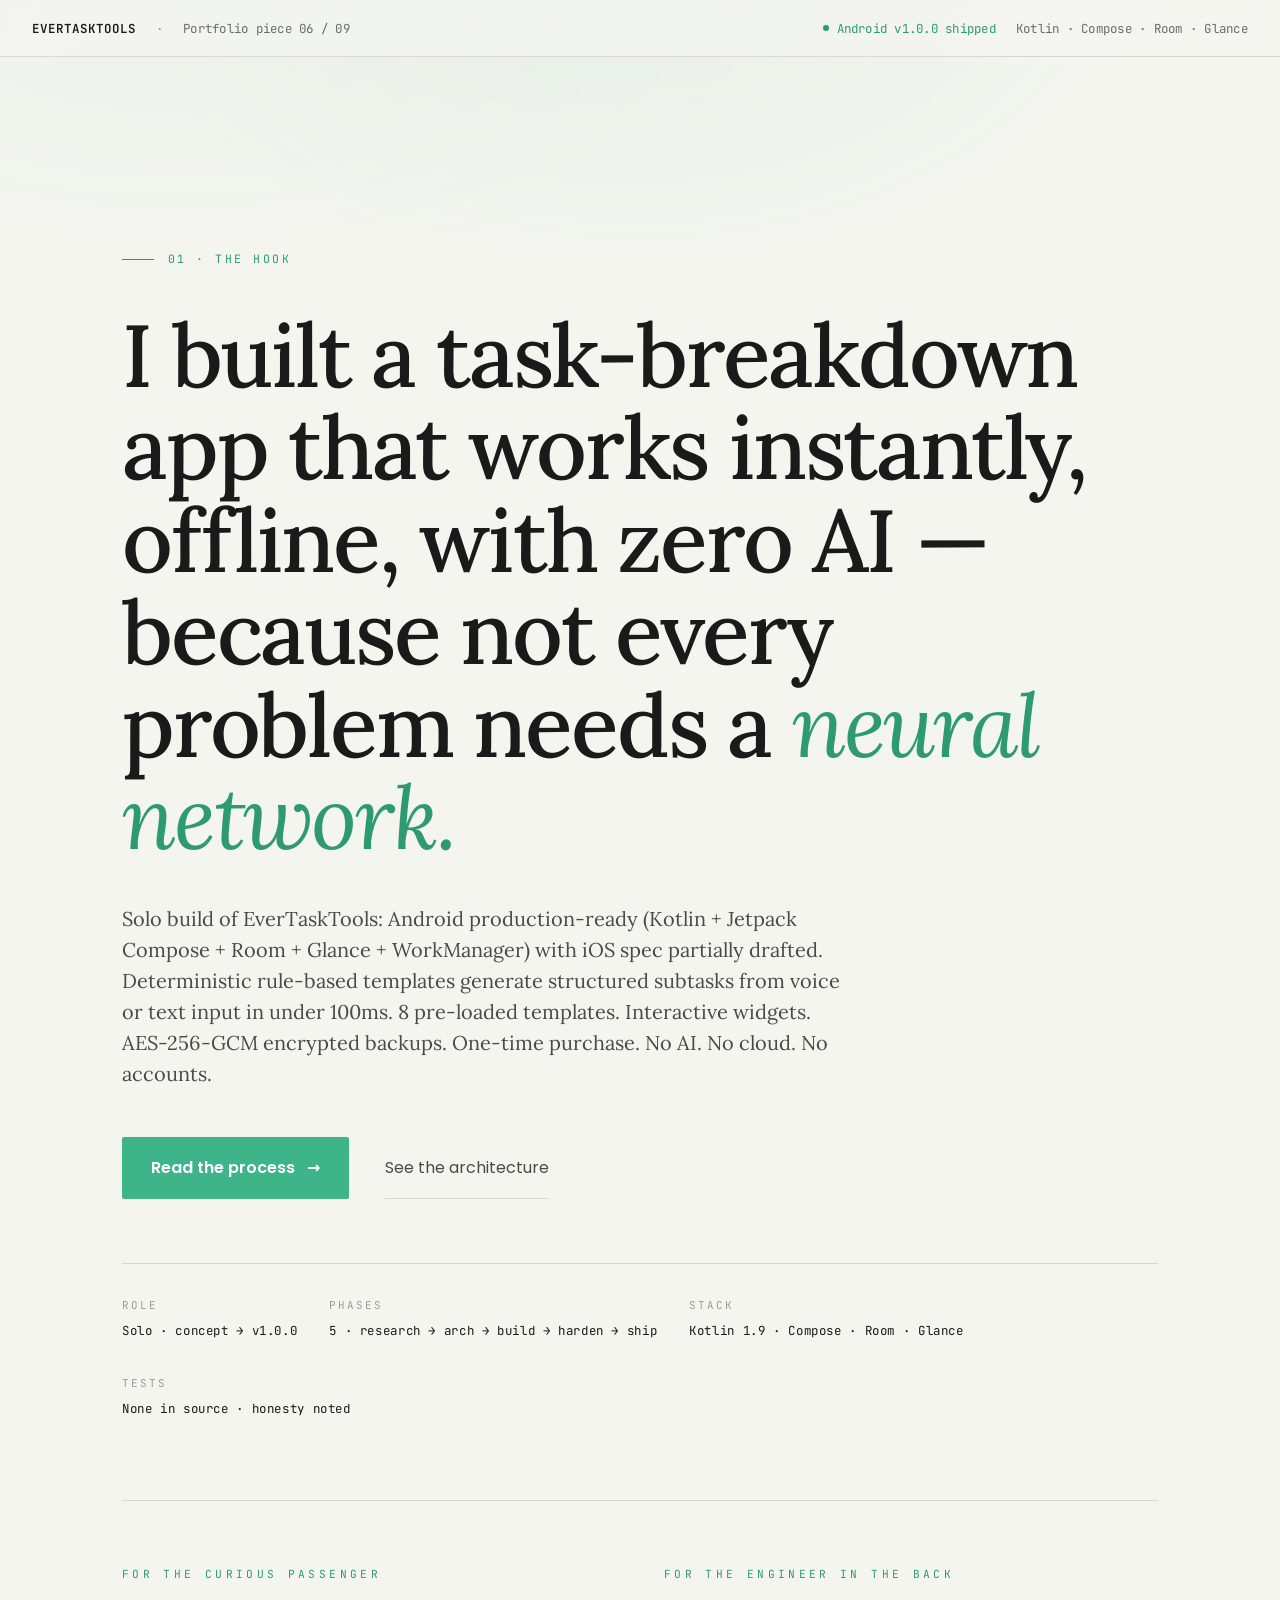
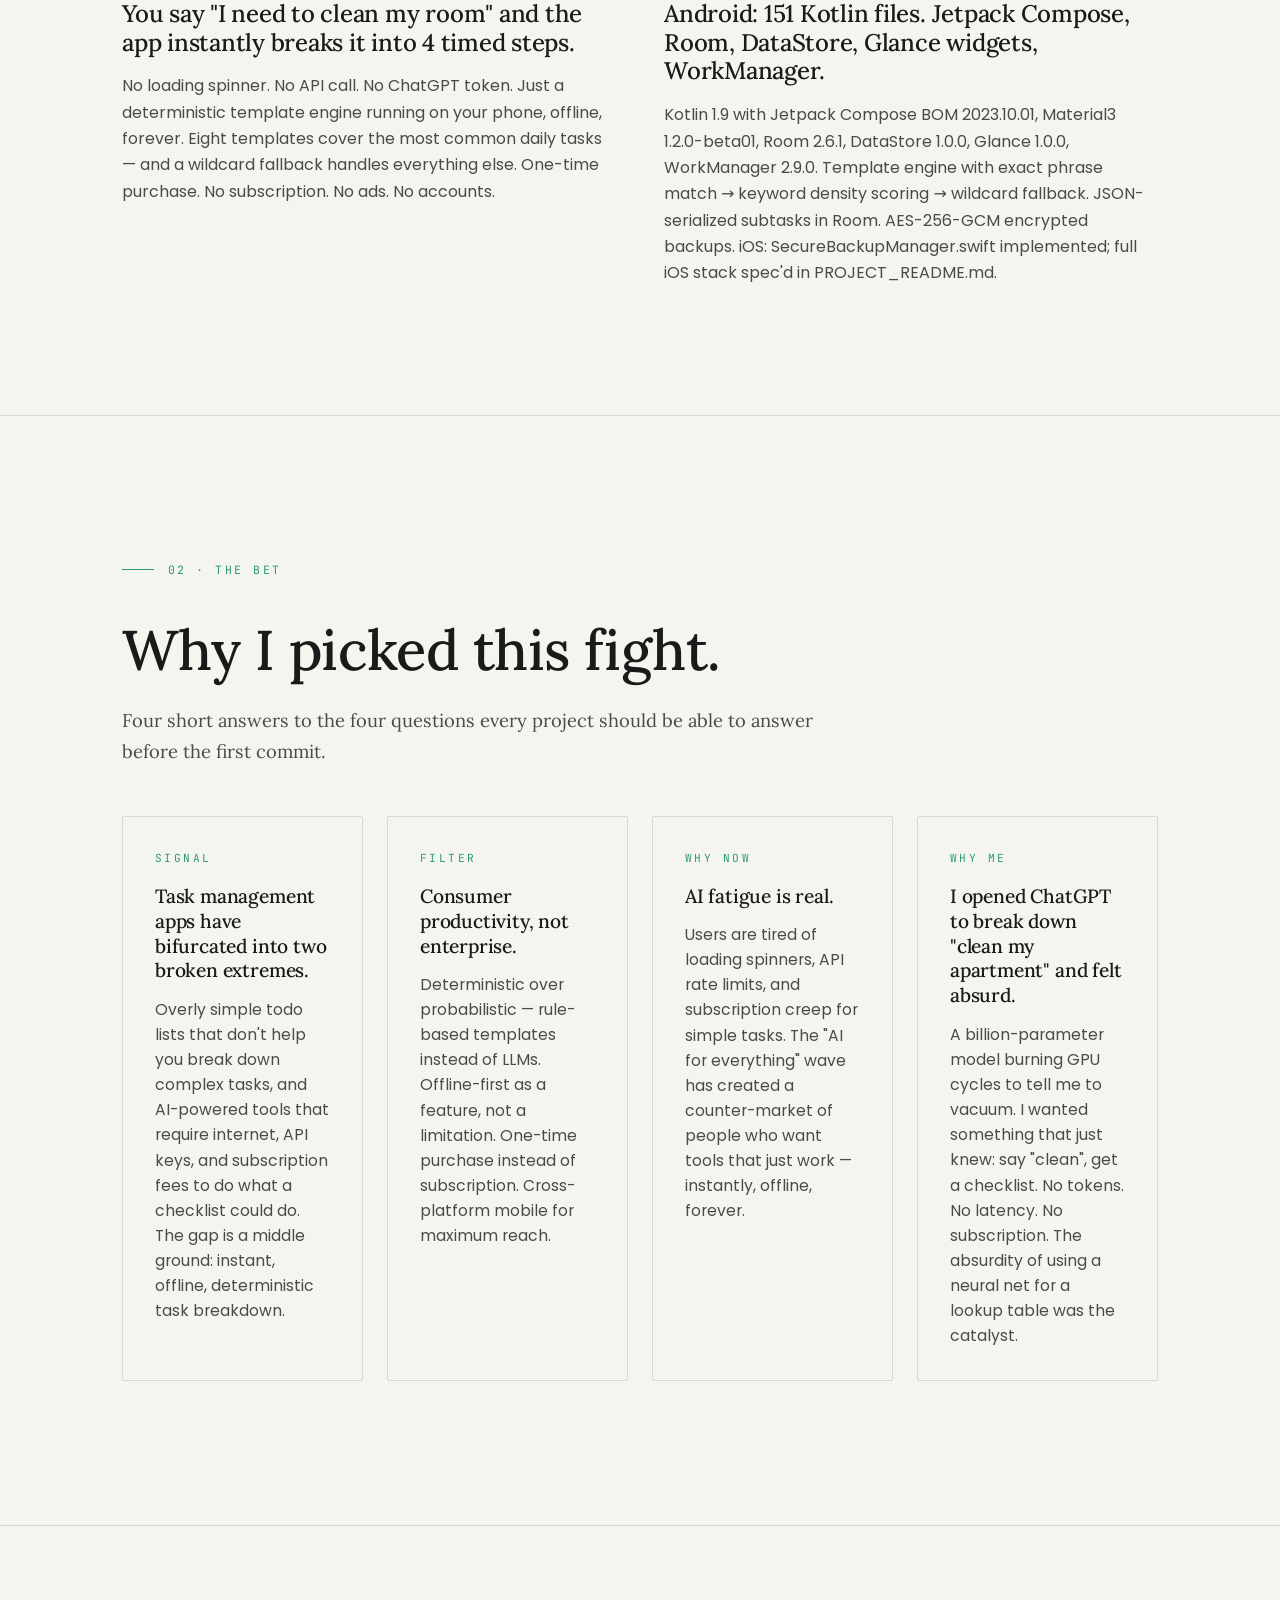
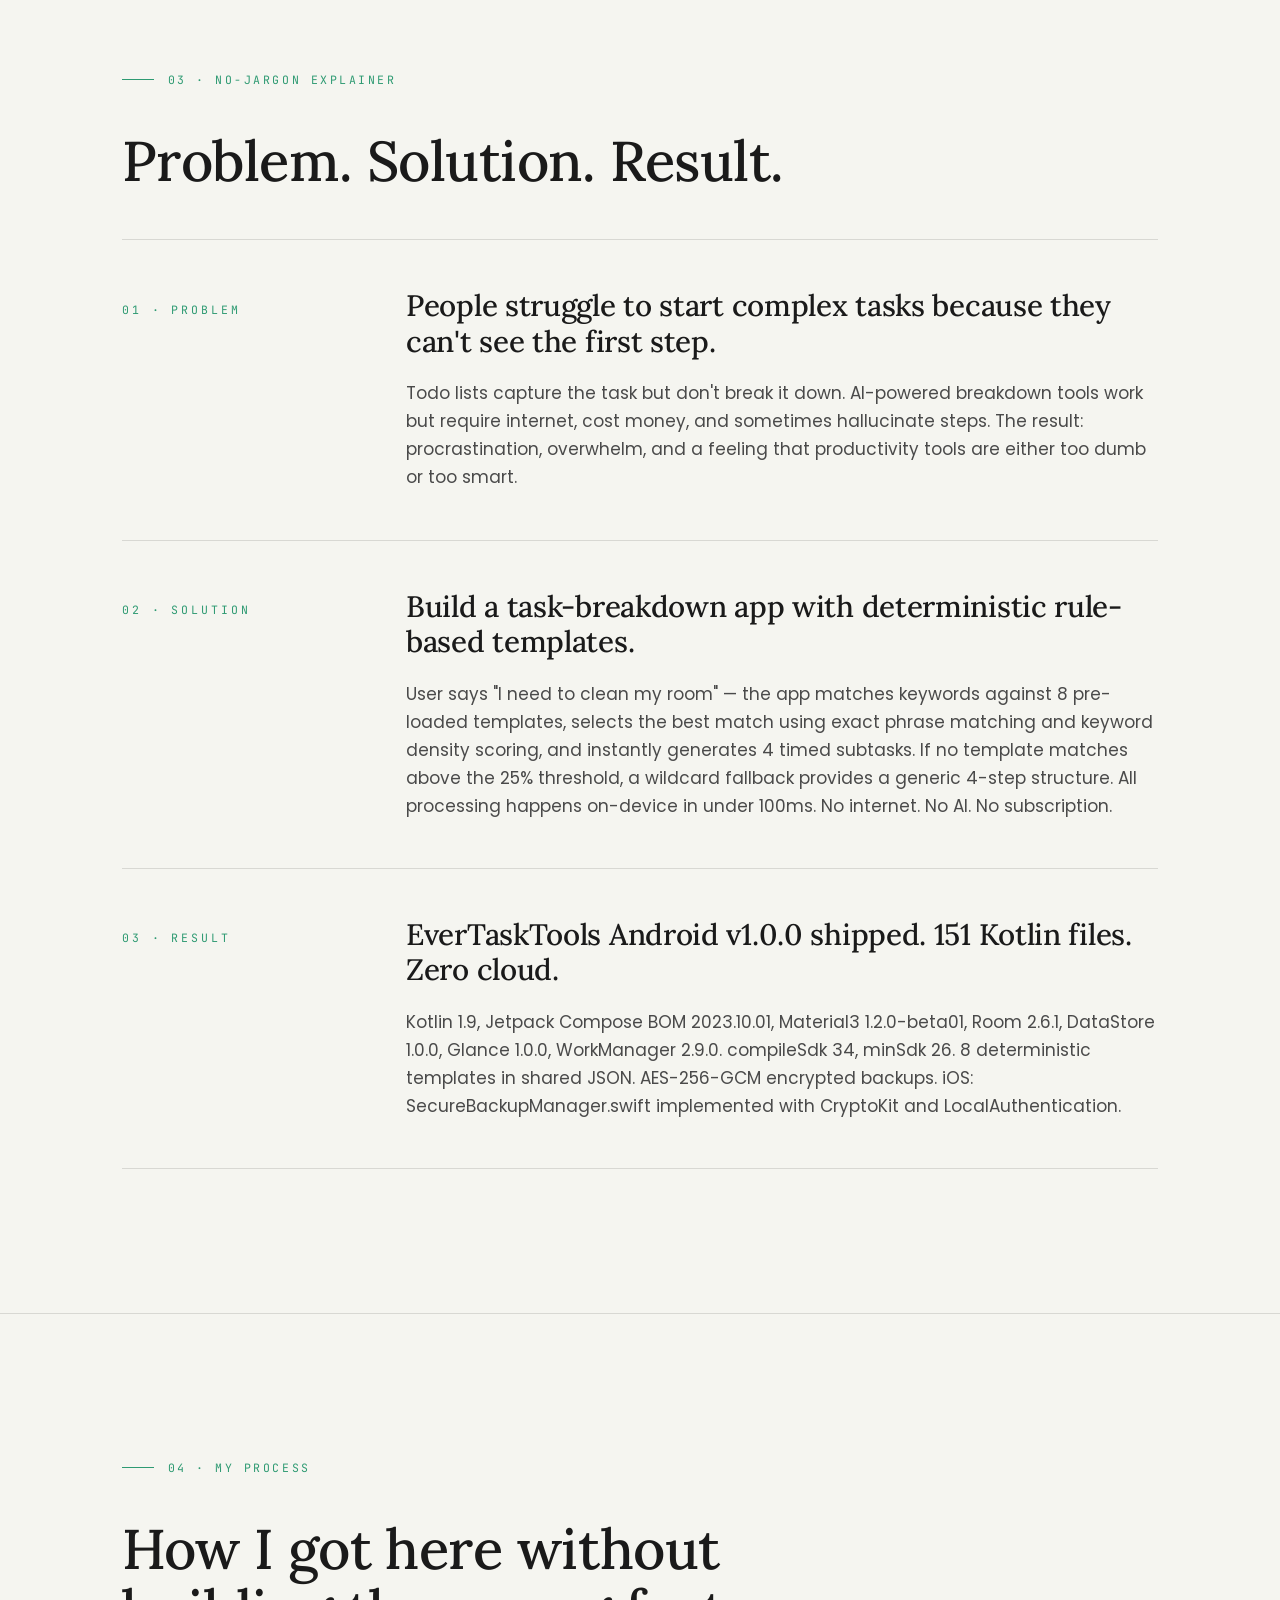
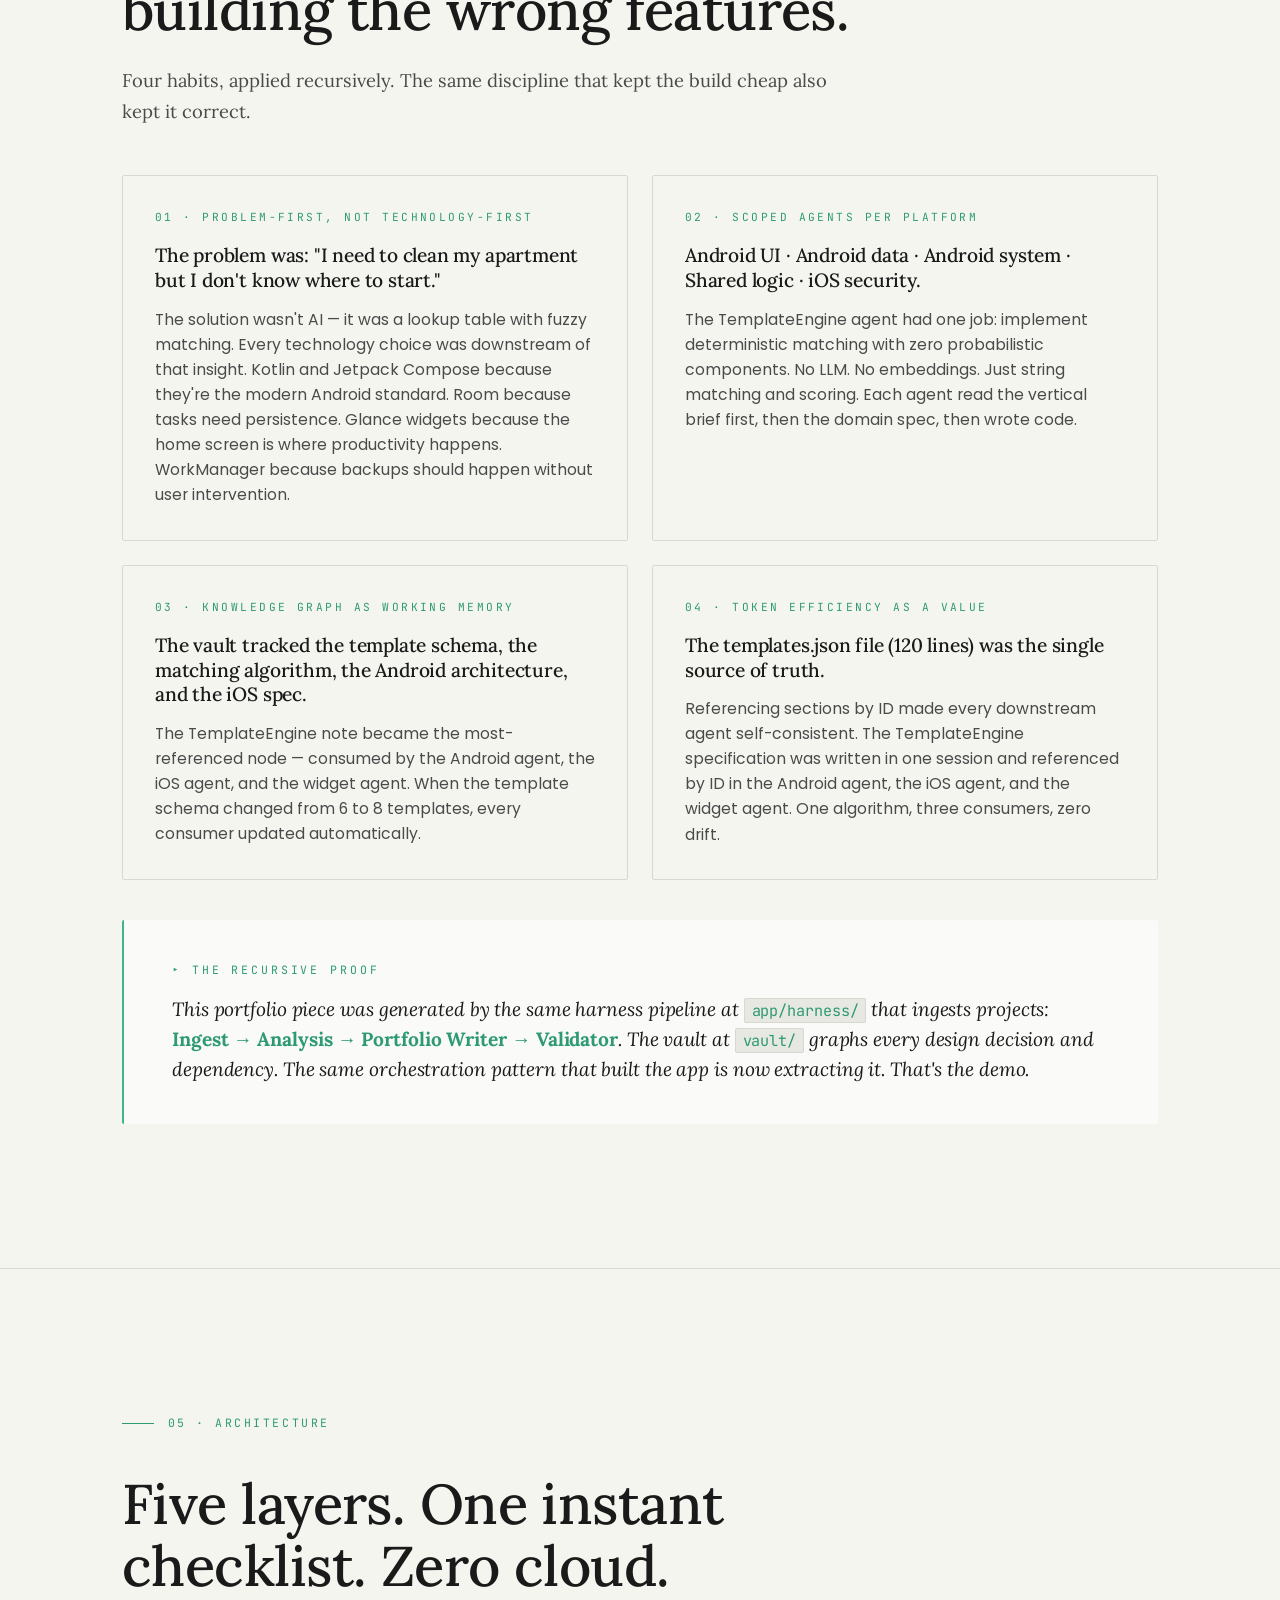
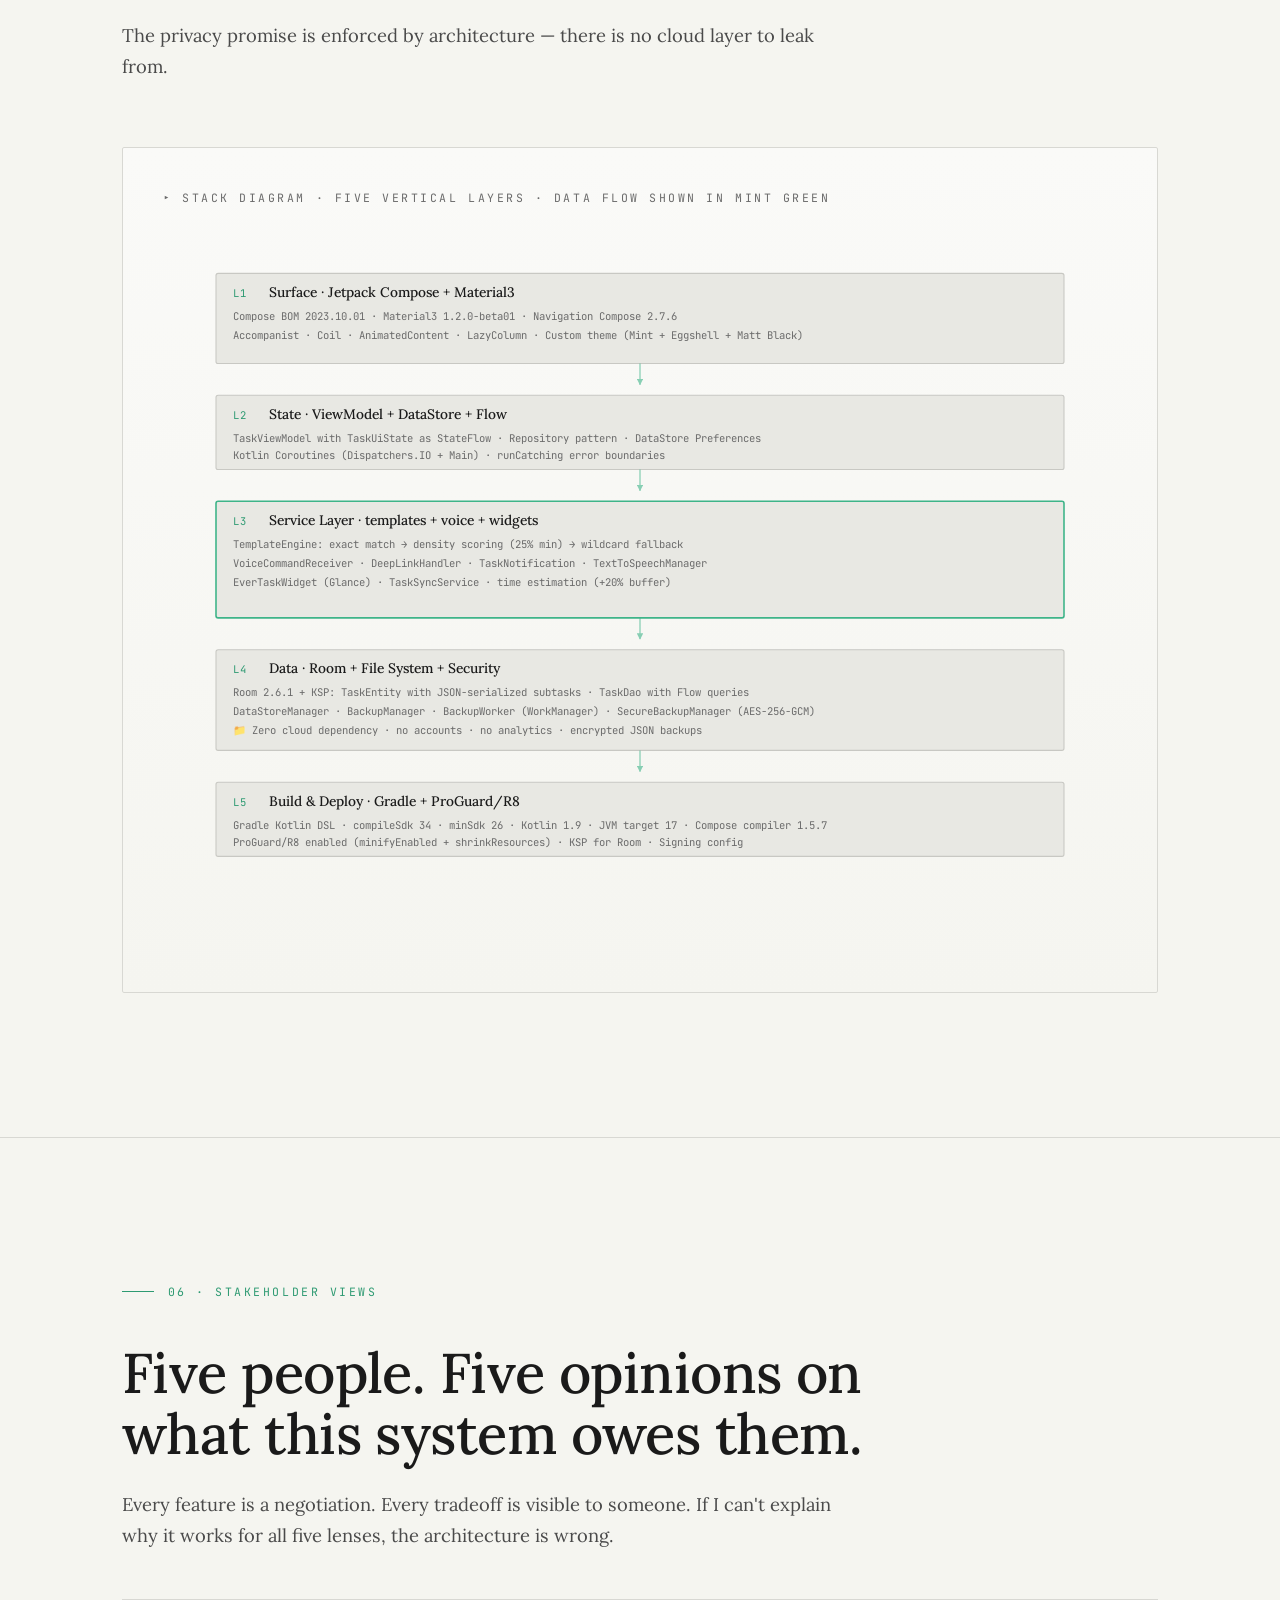
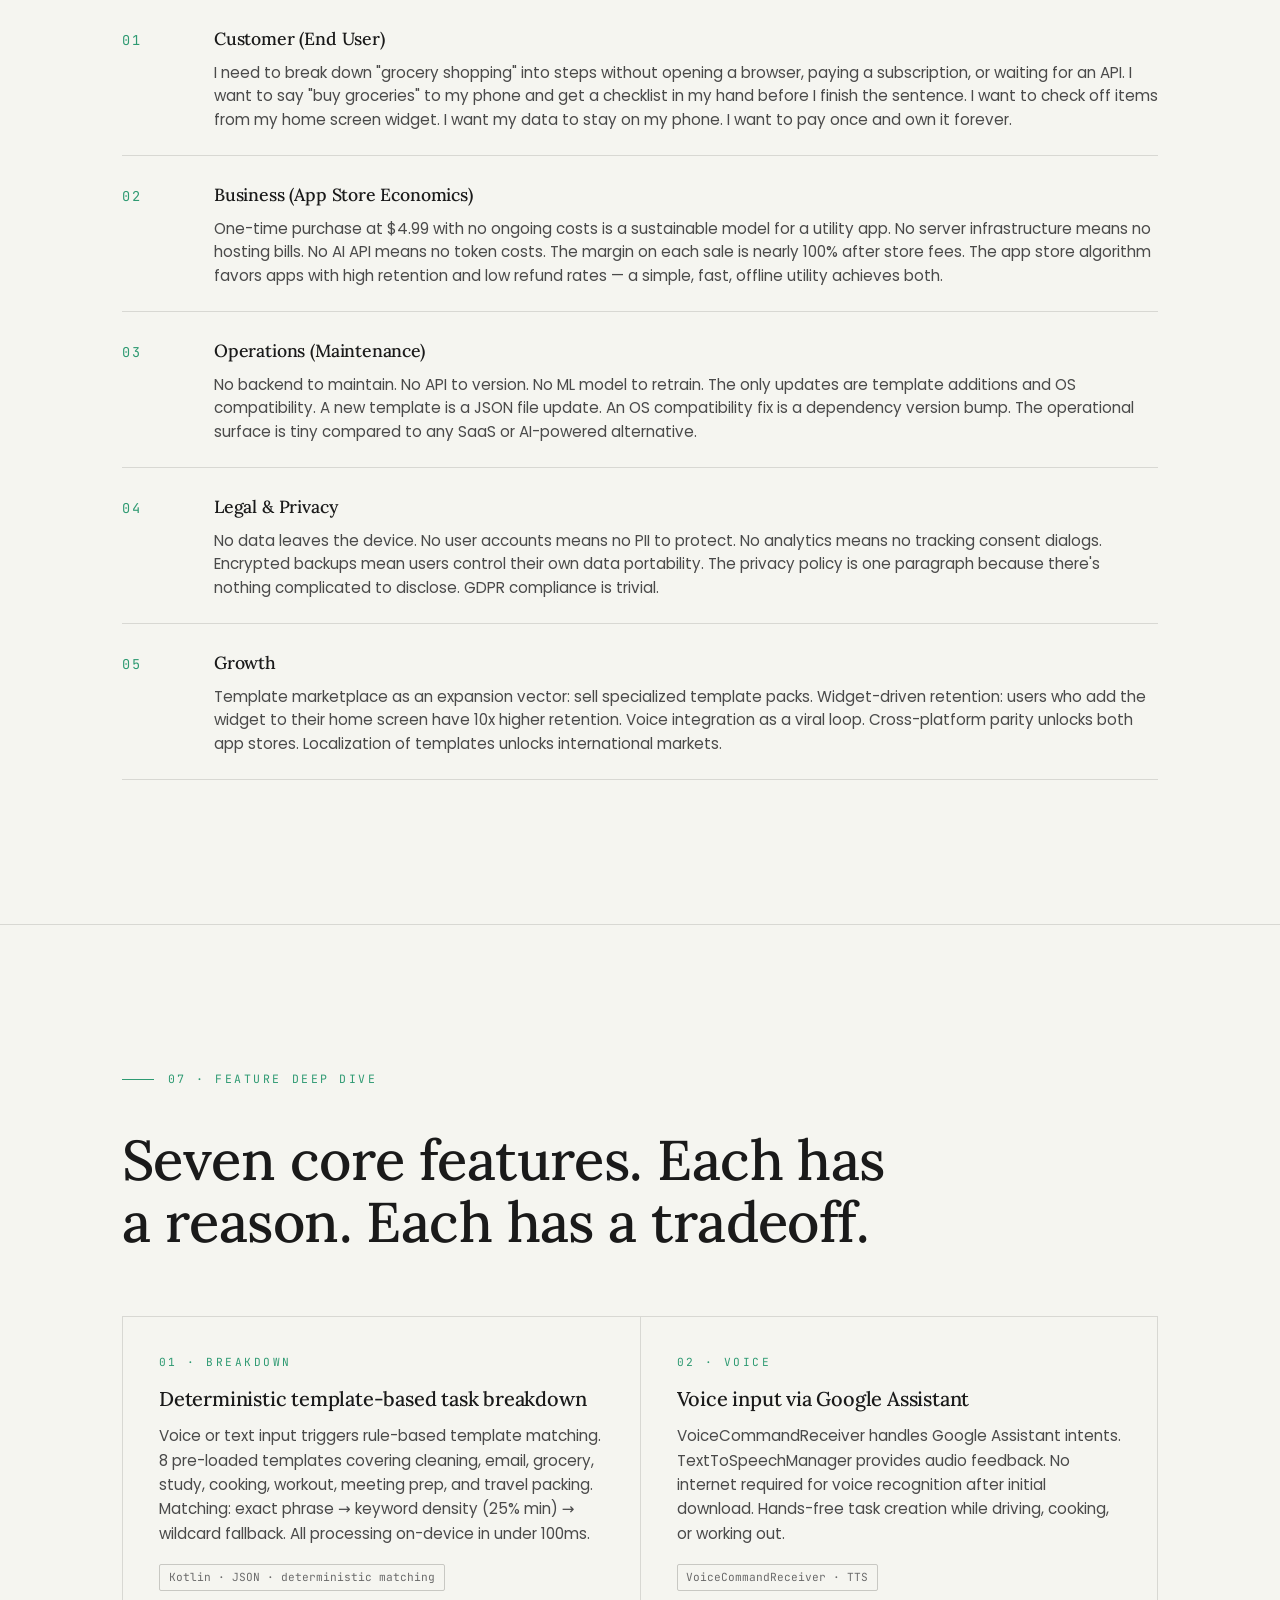
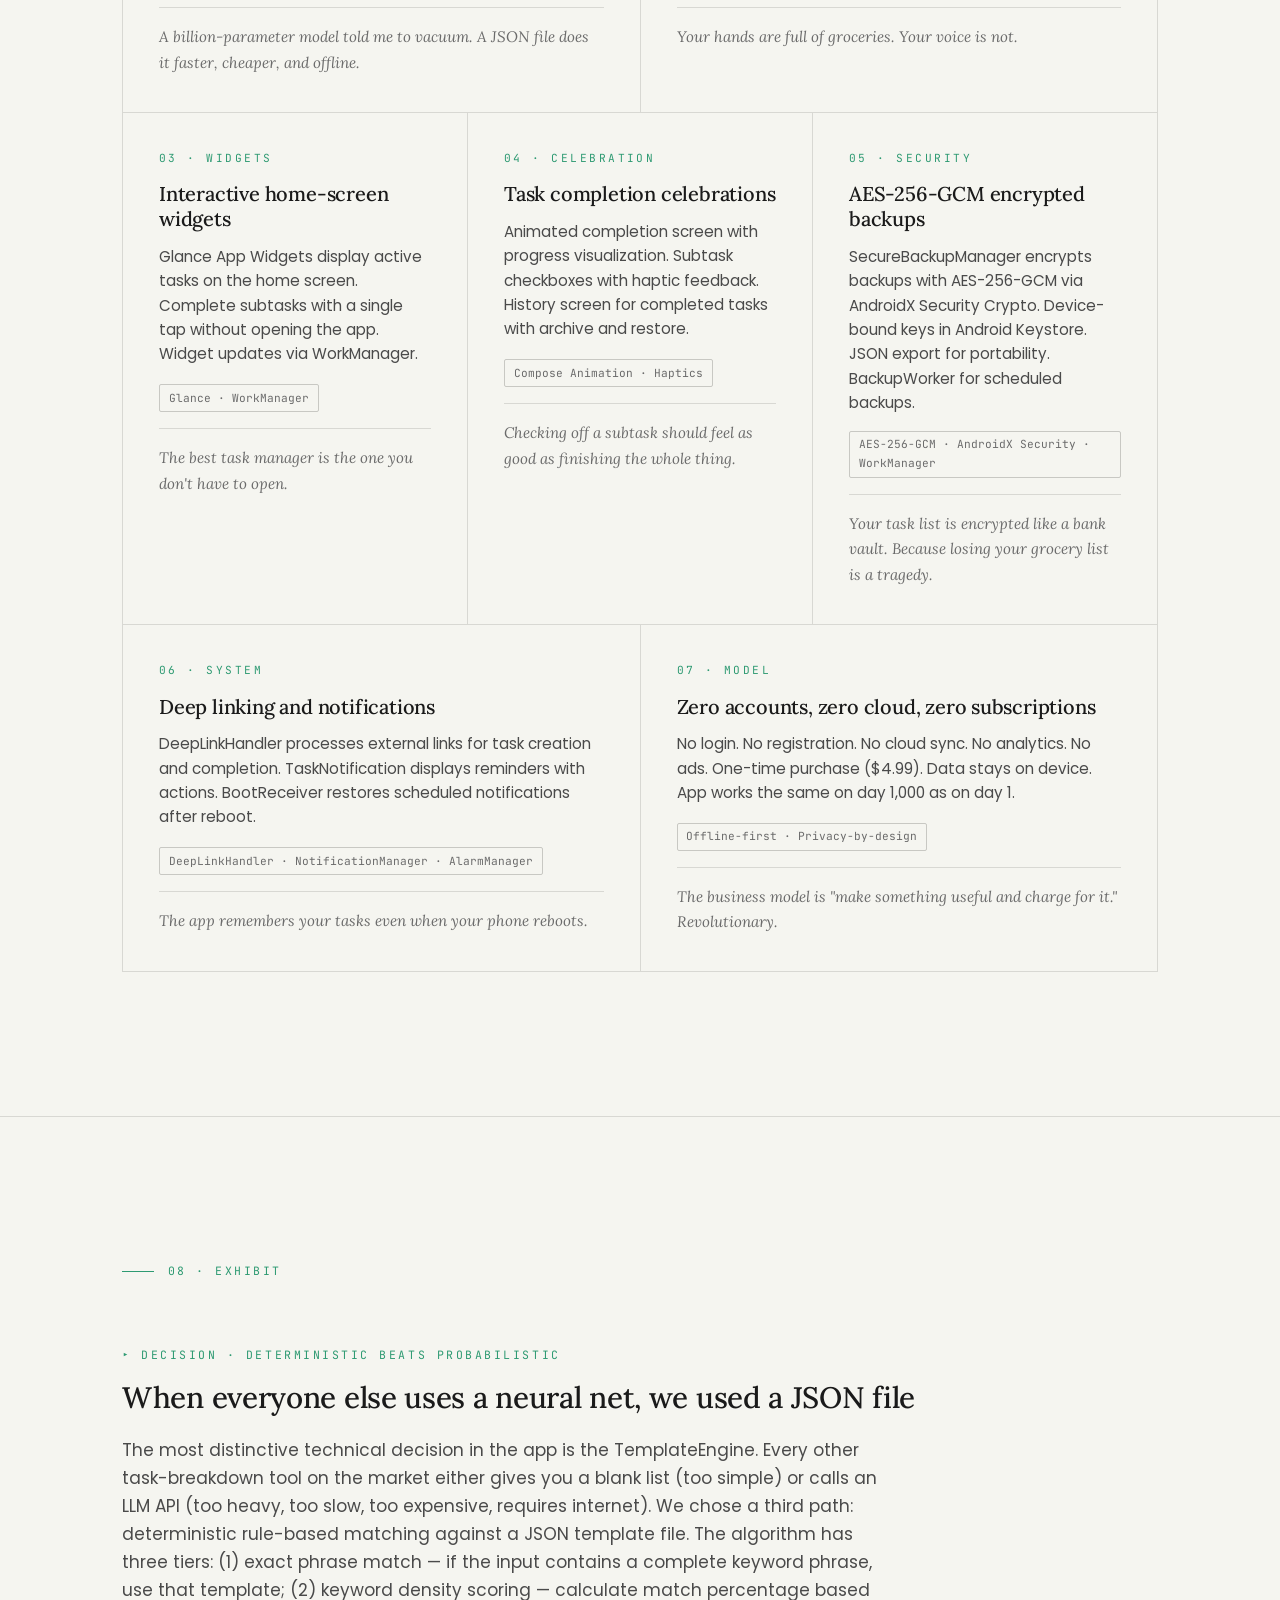
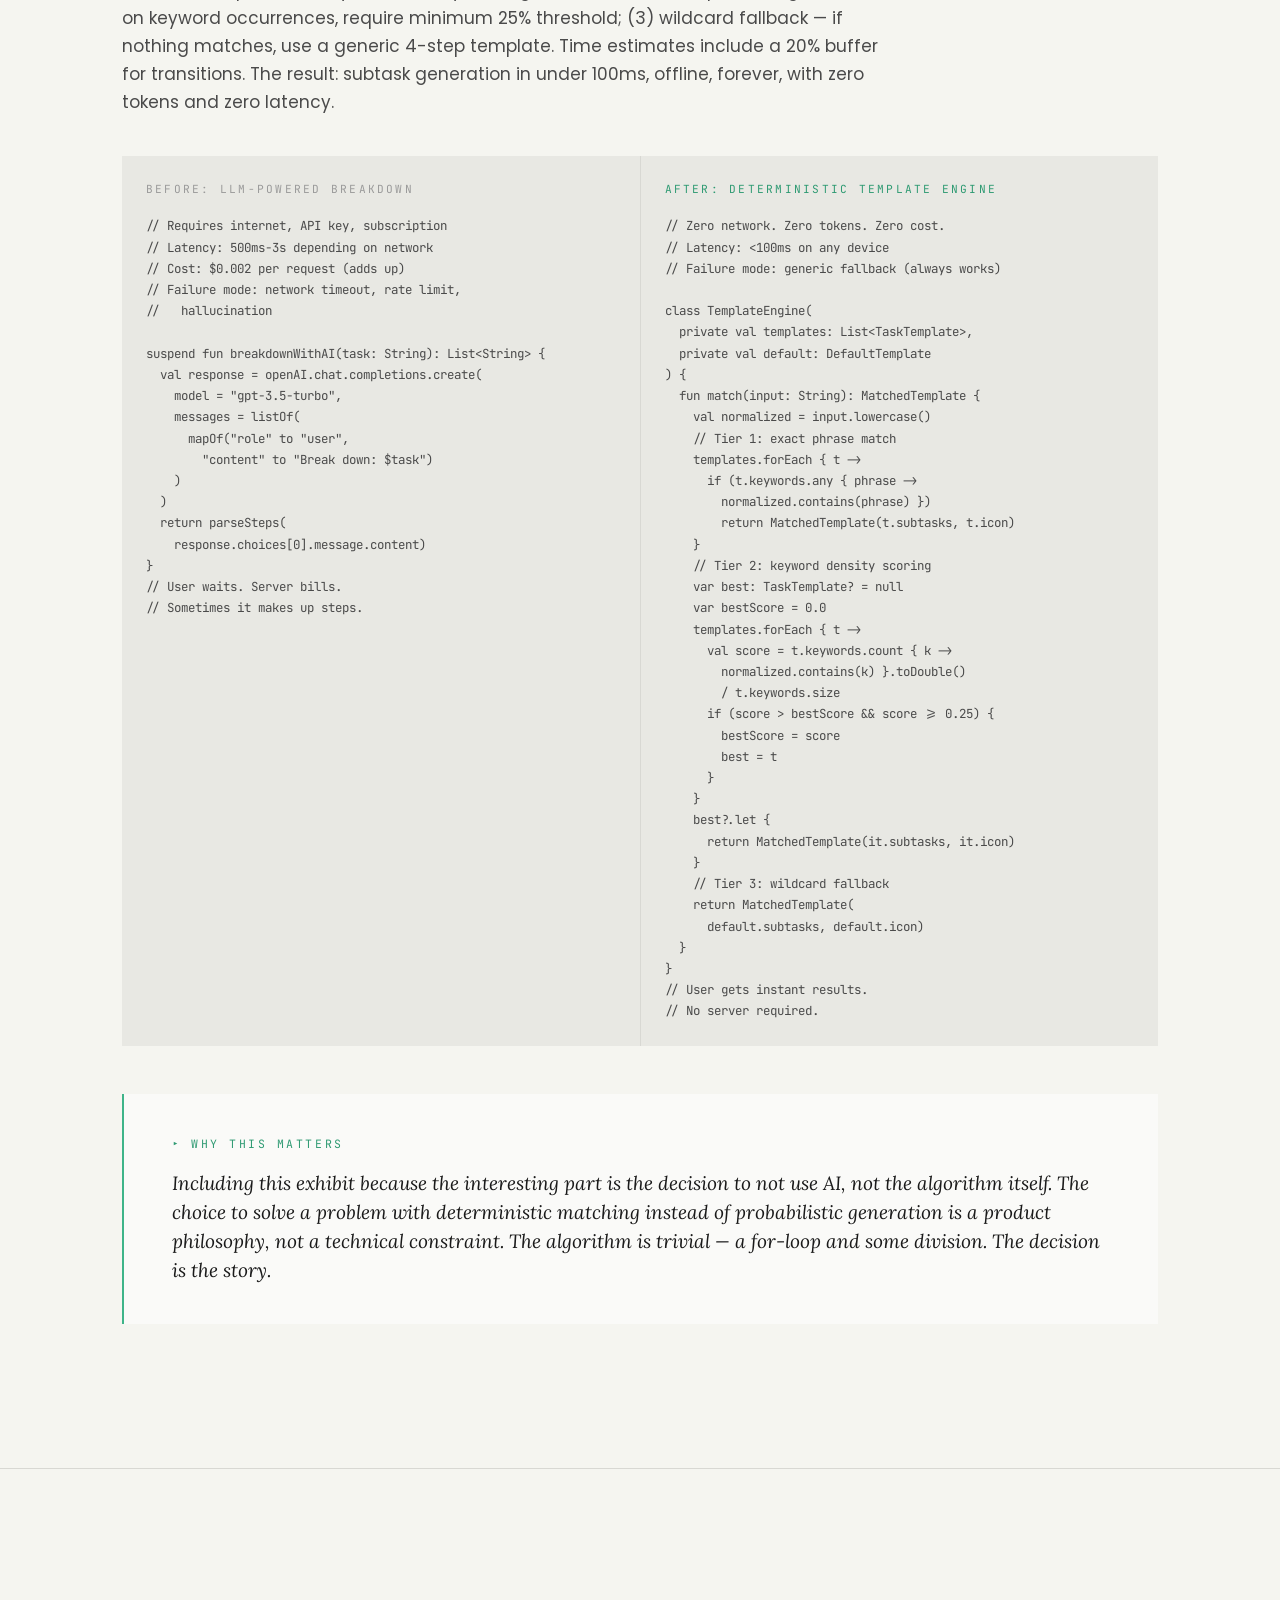
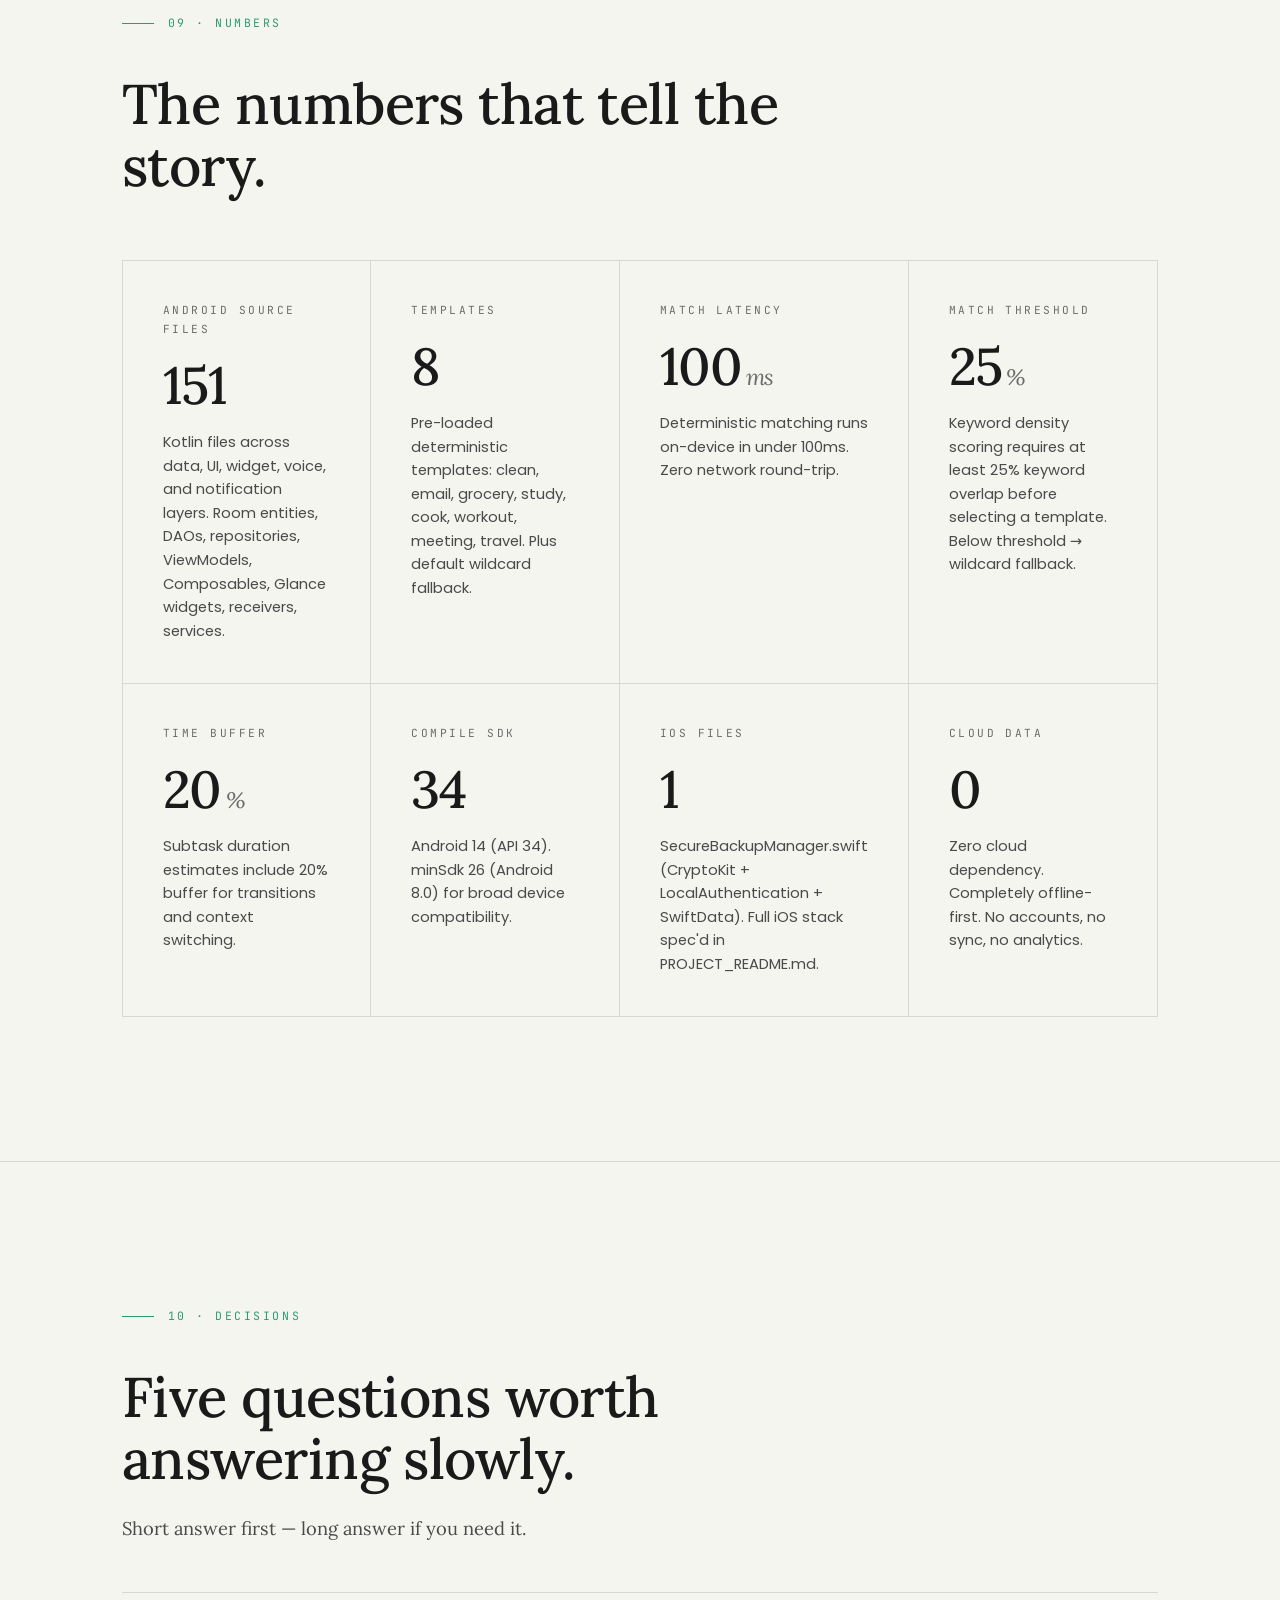
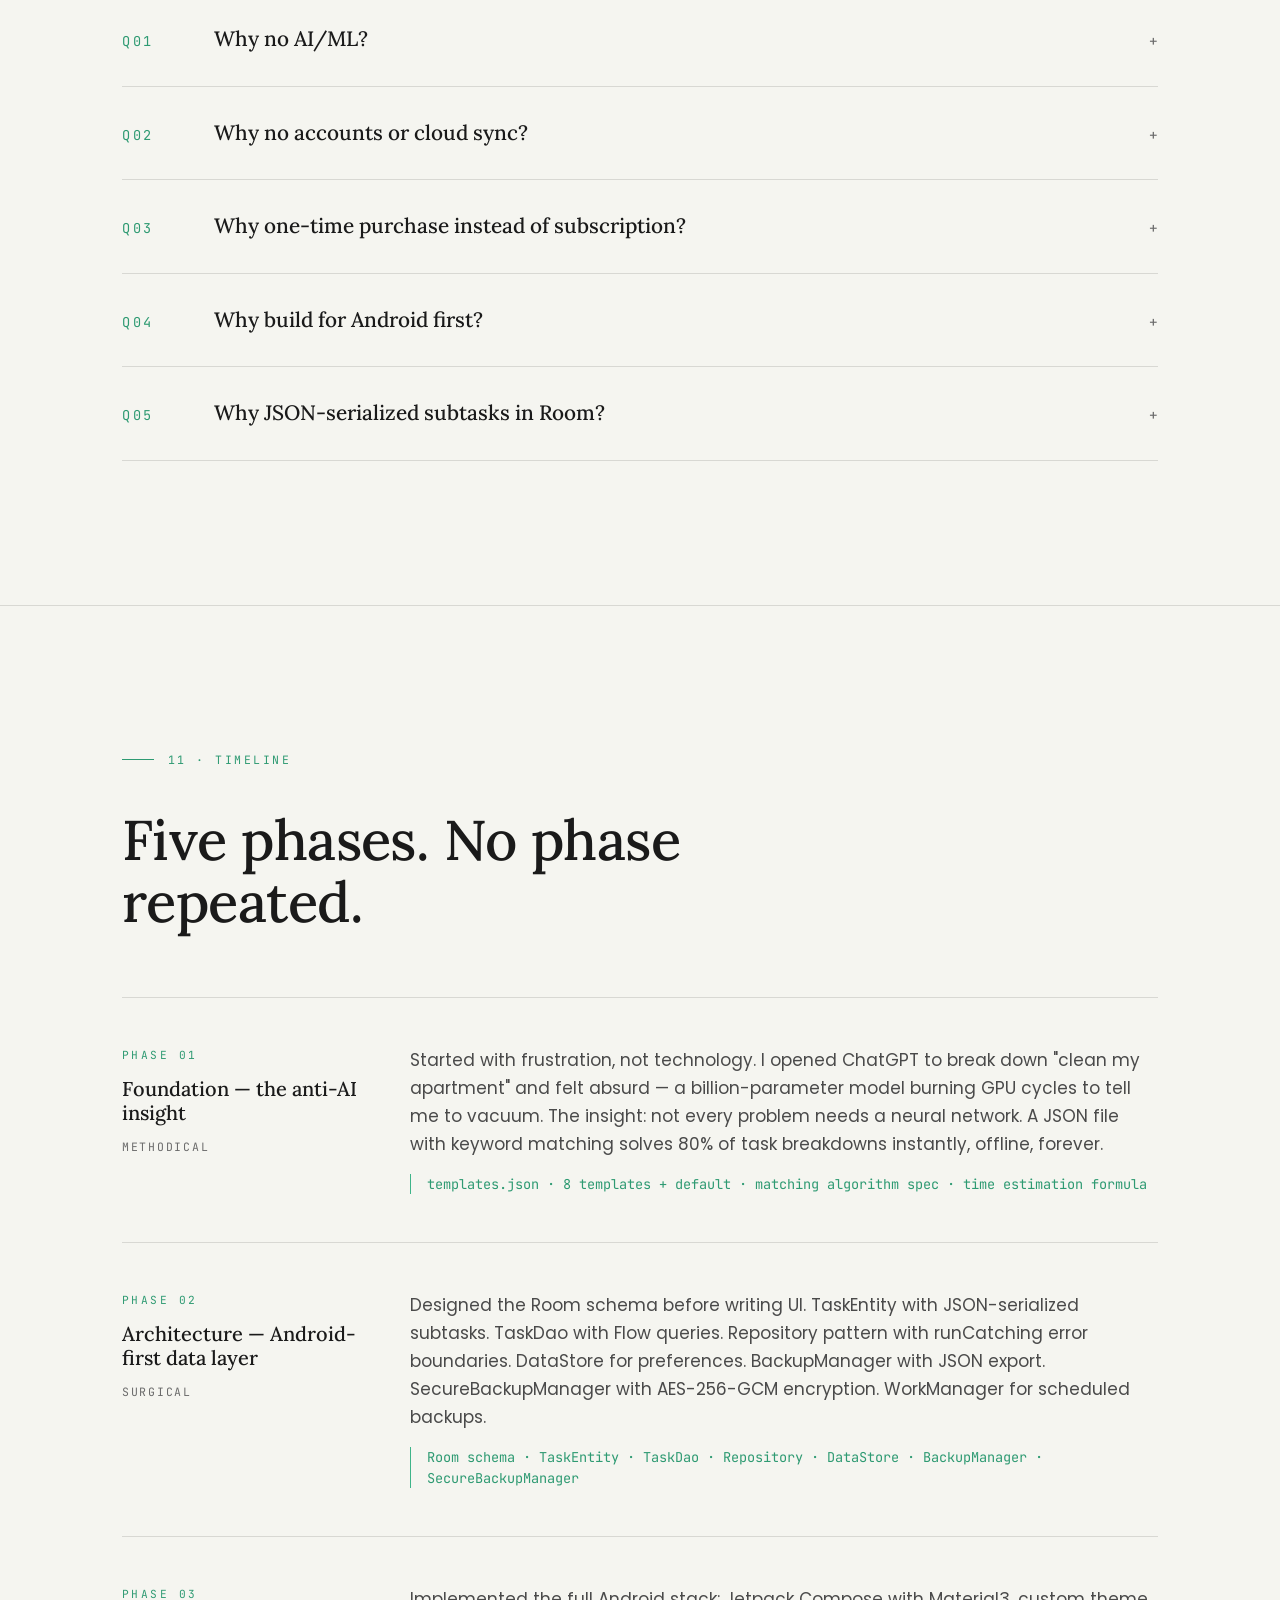
<file: projects/evertasktools/index.html>
<!doctype html>
<html lang="en">
<head>
<meta charset="utf-8" />
<meta name="viewport" content="width=device-width, initial-scale=1" />
<title>EverTaskTools — Portfolio</title>
<link rel="preconnect" href="https://fonts.googleapis.com" />
<link rel="preconnect" href="https://fonts.gstatic.com" crossorigin />
<link href="https://fonts.googleapis.com/css2?family=Poppins:wght@400;500;600;700&family=Lora:ital,wght@0,400;0,500;0,600;1,400;1,500&family=JetBrains+Mono:wght@400;500&display=swap" rel="stylesheet" />
<style>
:root {
  --bg:           #f5f5f0;
  --bg-elevated:  #fafaf8;
  --bg-inset:     #e8e8e3;
  --text:         #1a1a1a;
  --text-soft:    #4a4a4a;
  --text-mute:    #6b6b6b;
  --text-faint:   #9a9a9a;
  --accent:       #3eb489;
  --accent-bright:#2e9a72;
  --accent-glow:  rgba(62, 180, 137, 0.15);
  --accent-line:  rgba(62, 180, 137, 0.25);
  --line:         #d8d8d3;
  --line-warm:    #c8c8c3;
  --serif:    'Lora', Georgia, serif;
  --sans:     'Poppins', system-ui, sans-serif;
  --mono:     'JetBrains Mono', ui-monospace, monospace;
  --ease:     cubic-bezier(0.22, 1, 0.36, 1);
}
* { box-sizing: border-box; margin: 0; padding: 0; }
html { scroll-behavior: smooth; }
body {
  background: var(--bg); color: var(--text-soft);
  font-family: var(--sans); font-size: 1rem; line-height: 1.7;
  -webkit-font-smoothing: antialiased;
  overflow-x: hidden;
}
::selection { background: var(--accent); color: #fff; }
body::before {
  content: ''; position: fixed; inset: -10% -10% auto -10%; height: 70vh;
  background:
    radial-gradient(ellipse 60% 100% at 50% 0%, rgba(62, 180, 137, 0.08) 0%, transparent 60%),
    radial-gradient(ellipse 80% 100% at 20% 10%, rgba(62, 180, 137, 0.04) 0%, transparent 50%);
  pointer-events: none; z-index: 0;
}
body::after {
  content: ''; position: fixed; inset: 0;
  background-image: url("data:image/svg+xml;utf8,<svg xmlns='http://www.w3.org/2000/svg' width='160' height='160'><filter id='n'><feTurbulence type='fractalNoise' baseFrequency='0.85' numOctaves='2' stitchTiles='stitch'/><feColorMatrix values='0 0 0 0 0.1   0 0 0 0 0.1   0 0 0 0 0.1   0 0 0 0.03 0'/></filter><rect width='100%25' height='100%25' filter='url(%23n)'/></svg>");
  opacity: 0.4; pointer-events: none; z-index: 1; mix-blend-mode: overlay;
}
a { color: var(--text); text-decoration: none; border-bottom: 1px solid var(--accent-line); transition: border-color 200ms; }
a:hover { border-bottom-color: var(--accent-bright); }
h1, h2, h3, h4 { font-family: var(--serif); font-weight: 500; color: var(--text); letter-spacing: -0.01em; }
.wrap   { max-width: 1100px; margin: 0 auto; padding: 0 2rem; position: relative; z-index: 2; }
section { padding: 9rem 0; position: relative; z-index: 2; }
section + section { border-top: 1px solid var(--line); }
.eye {
  font-family: var(--mono); font-size: 0.72rem;
  text-transform: uppercase; letter-spacing: 0.22em;
  color: var(--accent-bright); margin-bottom: 2.5rem;
  display: flex; align-items: center; gap: 0.85rem;
}
.eye::before { content: ''; width: 32px; height: 1px; background: var(--accent-bright); }
.top {
  position: sticky; top: 0; z-index: 50;
  background: rgba(245, 245, 240, 0.75);
  backdrop-filter: blur(16px); -webkit-backdrop-filter: blur(16px);
  border-bottom: 1px solid var(--line); padding: 1.1rem 2rem;
  font-family: var(--mono); font-size: 0.78rem; color: var(--text-mute);
  display: flex; justify-content: space-between; align-items: center;
  letter-spacing: 0.02em;
}
.top .left, .top .right { display: flex; gap: 1.25rem; align-items: center; }
.top .name { color: var(--text); font-weight: 600; letter-spacing: 0.08em; }
.top .live { display: inline-flex; align-items: center; gap: 0.5rem; color: var(--accent-bright); }
.top .live::before {
  content: ''; width: 6px; height: 6px; border-radius: 50%;
  background: var(--accent-bright); box-shadow: 0 0 8px var(--accent-glow);
  animation: live 2s ease-in-out infinite;
}
@keyframes live { 0%, 100% { opacity: 0.5; } 50% { opacity: 1; } }
.top a { border: none; color: var(--text-mute); }
.top a:hover { color: var(--text); }
.reveal {
  opacity: 0; transform: translateY(24px);
  transition: opacity 800ms var(--ease), transform 800ms var(--ease);
}
.reveal.visible { opacity: 1; transform: none; }
.reveal.d1 { transition-delay: 80ms; }
.reveal.d2 { transition-delay: 160ms; }
.reveal.d3 { transition-delay: 240ms; }
.reveal.d4 { transition-delay: 320ms; }

.hero { padding: 12rem 0 8rem; }
.hero h1 {
  font-family: var(--serif); font-weight: 500;
  font-size: clamp(2.6rem, 7vw, 5.5rem); line-height: 1.05;
  letter-spacing: -0.025em; max-width: 22ch;
  margin-bottom: 2.5rem; color: var(--text);
}
.hero h1 em { font-style: italic; font-weight: 400; color: var(--accent-bright); }
.hero .lede { font-size: 1.25rem; line-height: 1.55; color: var(--text-soft); max-width: 60ch; margin-bottom: 3rem; font-family: var(--serif); }
.hero .meta {
  font-family: var(--mono); font-size: 0.78rem; color: var(--text-mute);
  display: flex; flex-wrap: wrap; gap: 2rem;
  margin-top: 4rem; padding-top: 2rem;
  border-top: 1px solid var(--line); letter-spacing: 0.05em;
}
.hero .meta div { display: flex; flex-direction: column; gap: 0.4rem; }
.hero .meta .k { color: var(--text-faint); text-transform: uppercase; font-size: 0.68rem; letter-spacing: 0.18em; }
.hero .meta .v { color: var(--text); }
.cta {
  display: inline-flex; align-items: center; gap: 0.75rem;
  padding: 1rem 1.75rem; background: var(--accent); color: #fff;
  font-family: var(--sans); font-size: 1rem; font-weight: 600;
  border: 1px solid var(--accent); border-radius: 2px;
  transition: background 200ms, transform 200ms;
}
.cta:hover { background: var(--accent-bright); border-color: var(--accent-bright); transform: translateY(-1px); border-bottom: 1px solid var(--accent-bright); }
.cta::after { content: '→'; transition: transform 200ms; }
.cta:hover::after { transform: translateX(3px); }
.cta-ghost {
  display: inline-flex; align-items: center; gap: 0.6rem;
  padding: 1rem 0; margin-left: 2rem;
  color: var(--text-soft); font-family: var(--sans); font-size: 1rem;
  border: none; border-bottom: 1px solid var(--line);
}
.cta-ghost:hover { color: var(--text); border-bottom-color: var(--accent-bright); }

.dual { display: grid; grid-template-columns: 1fr 1fr; gap: 3rem; margin-top: 5rem; padding-top: 4rem; border-top: 1px solid var(--line); }
.dual .card { position: relative; }
.dual .card::before {
  content: attr(data-num); font-family: var(--mono); font-size: 0.7rem;
  letter-spacing: 0.3em; color: var(--accent-bright); text-transform: uppercase;
  display: block; margin-bottom: 1rem;
}
.dual h3 { font-family: var(--serif); font-weight: 500; font-size: 1.5rem; line-height: 1.2; margin-bottom: 1rem; color: var(--text); }
.dual p { color: var(--text-soft); font-size: 1rem; line-height: 1.65; }

.h2-intro { font-size: clamp(2rem, 4.5vw, 3.5rem); line-height: 1.1; max-width: 22ch; margin-bottom: 1.5rem; }
.h2-intro + .lede { font-size: 1.15rem; color: var(--text-soft); max-width: 65ch; margin-bottom: 0; font-family: var(--serif); }

.cards { display: grid; gap: 1.5rem; margin-top: 3rem; }
.cards.c2 { grid-template-columns: 1fr 1fr; }
.cards.c4 { grid-template-columns: repeat(4, 1fr); }
.card-block {
  padding: 2rem; border: 1px solid var(--line); background: var(--bg);
  border-radius: 2px; transition: border-color 250ms, transform 250ms var(--ease);
}
.card-block:hover { border-color: var(--accent-line); transform: translateY(-2px); }
.card-block .label {
  font-family: var(--mono); font-size: 0.7rem;
  text-transform: uppercase; letter-spacing: 0.22em;
  color: var(--accent-bright); margin-bottom: 1rem;
}
.card-block h3 { font-family: var(--serif); font-weight: 500; font-size: 1.2rem; line-height: 1.3; margin-bottom: 0.85rem; color: var(--text); }
.card-block p { color: var(--text-soft); font-size: 0.98rem; line-height: 1.6; }

.process-meta {
  margin-top: 2.5rem; padding: 2.5rem 3rem;
  border-left: 2px solid var(--accent);
  background: var(--bg-elevated); border-radius: 2px;
}
.process-meta .label {
  font-family: var(--mono); font-size: 0.72rem;
  letter-spacing: 0.25em; text-transform: uppercase;
  color: var(--accent-bright); margin-bottom: 1rem;
}
.process-meta p {
  font-family: var(--serif); font-style: italic;
  font-size: 1.2rem; line-height: 1.55;
  color: var(--text); letter-spacing: -0.005em;
}
.process-meta p code {
  font-family: var(--mono); font-style: normal; font-size: 0.95rem;
  background: var(--bg-inset); padding: 1px 7px;
  border-radius: 2px; color: var(--accent-bright);
  border: 1px solid var(--line);
}

.psr { margin-top: 3rem; }
.psr .step { padding: 3rem 0; display: grid; grid-template-columns: 220px 1fr; gap: 4rem; align-items: start; border-top: 1px solid var(--line); }
.psr .step:last-child { border-bottom: 1px solid var(--line); }
.psr .step .label { font-family: var(--mono); font-size: 0.72rem; text-transform: uppercase; letter-spacing: 0.25em; color: var(--accent-bright); padding-top: 0.7rem; }
.psr .step h3 { font-family: var(--serif); font-weight: 500; font-size: 1.85rem; line-height: 1.2; margin-bottom: 1.25rem; }
.psr .step p { color: var(--text-soft); font-size: 1.0625rem; line-height: 1.65; }

.viz { margin-top: 4rem; padding: 2.5rem; border: 1px solid var(--line); background: linear-gradient(180deg, var(--bg-elevated) 0%, var(--bg) 100%); border-radius: 2px; overflow-x: auto; }
.viz-cap { font-family: var(--mono); font-size: 0.72rem; color: var(--text-mute); text-transform: uppercase; letter-spacing: 0.22em; margin-bottom: 1.5rem; }
.viz-svg { display: block; max-width: 100%; height: auto; }
.arch-svg .col-title { font-family: var(--mono); font-weight: 500; font-size: 11px; fill: var(--text); letter-spacing: 0.3em; }
.arch-svg .col-sub   { font-family: var(--mono); font-size: 9px;  fill: var(--text-faint); letter-spacing: 0.18em; }
.arch-svg .layer-name{ font-family: var(--serif); font-weight: 500; font-size: 13px; fill: var(--text); }
.arch-svg .layer-detail{font-family: var(--mono); font-size: 10px; fill: var(--text-mute); }
.arch-svg .rect      { fill: var(--bg-inset); stroke: var(--line-warm); stroke-width: 1; }
.arch-svg .rect.accent{stroke: var(--accent); stroke-width: 1.5; }
.arch-svg .arrow     { stroke: var(--accent); stroke-width: 1.2; fill: none; opacity: 0.6; marker-end: url(#arrowA); }
.arch-svg .layer-num { font-family: var(--mono); font-size: 10px; fill: var(--accent-bright); letter-spacing: 0.1em; }

.callout { margin-top: 3rem; padding: 2.5rem 3rem; border-left: 2px solid var(--accent); background: var(--bg-elevated); }
.callout .label { font-family: var(--mono); font-size: 0.72rem; letter-spacing: 0.22em; text-transform: uppercase; color: var(--accent-bright); margin-bottom: 1rem; }
.callout p { font-family: var(--serif); font-style: italic; font-size: 1.2rem; line-height: 1.5; color: var(--text); }

.bento { display: grid; grid-template-columns: repeat(6, 1fr); gap: 1px; background: var(--line); margin-top: 4rem; border: 1px solid var(--line); }
.feat { background: var(--bg); padding: 2.25rem; transition: background 250ms; }
.feat:hover { background: var(--bg-elevated); }
.feat .num { font-family: var(--mono); font-size: 0.7rem; color: var(--accent-bright); letter-spacing: 0.22em; margin-bottom: 0.85rem; }
.feat h3 { font-family: var(--serif); font-weight: 500; font-size: 1.25rem; line-height: 1.25; margin-bottom: 0.85rem; color: var(--text); }
.feat p { color: var(--text-soft); font-size: 0.95rem; line-height: 1.6; margin-bottom: 1rem; }
.feat .tech { display: inline-block; font-family: var(--mono); font-size: 0.7rem; color: var(--text-mute); border: 1px solid var(--line-warm); padding: 0.2rem 0.55rem; border-radius: 2px; margin-bottom: 1rem; }
.feat .witty { font-family: var(--serif); font-style: italic; font-size: 0.95rem; color: var(--text-mute); border-top: 1px solid var(--line); padding-top: 1rem; }
.feat.s3 { grid-column: span 3; }
.feat.s2 { grid-column: span 2; }

.exhibit { margin-top: 4rem; }
.exhibit .label { font-family: var(--mono); font-size: 0.72rem; letter-spacing: 0.22em; text-transform: uppercase; color: var(--accent-bright); margin-bottom: 1rem; }
.exhibit h3 { font-family: var(--serif); font-weight: 500; font-size: 1.85rem; line-height: 1.2; margin-bottom: 1.25rem; }
.exhibit .story { color: var(--text-soft); font-size: 1.0625rem; line-height: 1.65; margin-bottom: 2.5rem; max-width: 70ch; }
.code-pair { display: grid; grid-template-columns: 1fr 1fr; gap: 1px; background: var(--line); }
.code-pair .col { background: var(--bg-inset); padding: 1.5rem; }
.code-pair .col .tag { font-family: var(--mono); font-size: 0.7rem; letter-spacing: 0.2em; text-transform: uppercase; margin-bottom: 1rem; display: block; }
.code-pair .before .tag { color: var(--text-faint); }
.code-pair .after  .tag { color: var(--accent-bright); }
pre { font-family: var(--mono); font-size: 0.78rem; line-height: 1.7; color: var(--text-soft); background: transparent; white-space: pre; overflow-x: auto; }

.metrics-grid { display: grid; grid-template-columns: repeat(4, 1fr); gap: 0; margin-top: 4rem; border: 1px solid var(--line); }
.metric { padding: 2.5rem; border-right: 1px solid var(--line); border-bottom: 1px solid var(--line); background: var(--bg); transition: background 250ms; }
.metric:hover { background: var(--bg-elevated); }
.metric:nth-child(4n) { border-right: none; }
.metric:nth-last-child(-n+4) { border-bottom: none; }
.metric .lbl { font-family: var(--mono); font-size: 0.7rem; text-transform: uppercase; letter-spacing: 0.22em; color: var(--text-mute); margin-bottom: 1.25rem; }
.metric .val { font-family: var(--serif); font-weight: 500; font-size: 3.25rem; line-height: 1; color: var(--text); letter-spacing: -0.03em; }
.metric .val .unit { font-size: 1.4rem; color: var(--text-mute); margin-left: 0.3rem; font-style: italic; font-weight: 400; }
.metric .desc { margin-top: 1.25rem; font-size: 0.92rem; color: var(--text-soft); line-height: 1.6; }

.decisions { margin-top: 3rem; }
details.decision { border-top: 1px solid var(--line); padding: 2rem 0; }
details.decision:last-of-type { border-bottom: 1px solid var(--line); }
details.decision summary { cursor: pointer; list-style: none; display: grid; grid-template-columns: 60px 1fr auto; gap: 2rem; align-items: baseline; }
details.decision summary::-webkit-details-marker { display: none; }
details.decision .qnum { font-family: var(--mono); font-size: 0.85rem; color: var(--accent-bright); letter-spacing: 0.2em; }
details.decision .q { font-family: var(--serif); font-weight: 500; font-size: 1.3rem; line-height: 1.3; color: var(--text); }
details.decision .arrow { font-family: var(--mono); font-size: 0.9rem; color: var(--text-mute); transition: transform 250ms; }
details.decision[open] .arrow { transform: rotate(45deg); color: var(--accent-bright); }
details.decision .body { margin-top: 1.5rem; padding-left: calc(60px + 2rem); display: flex; flex-direction: column; gap: 1.25rem; color: var(--text-soft); max-width: 75ch; }
details.decision .short { font-family: var(--serif); font-style: italic; font-size: 1.1rem; color: var(--accent-bright); line-height: 1.4; }
details.decision .long { font-size: 1rem; line-height: 1.7; }

.timeline { margin-top: 4rem; }
.phase { display: grid; grid-template-columns: 240px 1fr; gap: 3rem; padding: 3rem 0; border-top: 1px solid var(--line); align-items: start; }
.phase:last-child { border-bottom: 1px solid var(--line); }
.phase .meta { display: flex; flex-direction: column; gap: 0.75rem; }
.phase .pnum { font-family: var(--mono); font-size: 0.7rem; letter-spacing: 0.22em; color: var(--accent-bright); text-transform: uppercase; }
.phase .ptitle { font-family: var(--serif); font-weight: 500; font-size: 1.25rem; line-height: 1.2; color: var(--text); }
.phase .mood { font-family: var(--mono); font-size: 0.72rem; color: var(--text-mute); letter-spacing: 0.15em; text-transform: uppercase; }
.phase .story { color: var(--text-soft); font-size: 1.0625rem; line-height: 1.65; margin-bottom: 1rem; }
.phase .story strong { color: var(--text); font-weight: 500; font-family: var(--serif); font-style: italic; }
.phase .deliverable { font-family: var(--mono); font-size: 0.85rem; color: var(--accent-bright); border-left: 1px solid var(--accent); padding-left: 1rem; line-height: 1.5; }

.reflection-grid { display: grid; grid-template-columns: repeat(3, 1fr); gap: 2rem; margin-top: 3rem; }
.reflection-grid .block { padding-top: 1.5rem; border-top: 1px solid var(--accent); }
.reflection-grid .label { font-family: var(--mono); font-size: 0.7rem; text-transform: uppercase; letter-spacing: 0.22em; color: var(--accent-bright); margin-bottom: 1rem; }
.reflection-grid h3 { font-family: var(--serif); font-weight: 500; font-size: 1.5rem; line-height: 1.2; color: var(--text); margin-bottom: 1rem; }
.reflection-grid p { color: var(--text-soft); font-size: 1rem; line-height: 1.65; }

footer.recursive { padding: 10rem 0 6rem; border-top: 1px solid var(--line); position: relative; background: radial-gradient(ellipse 60% 80% at 50% 100%, rgba(62, 180, 137, 0.08) 0%, transparent 60%); }
footer.recursive h2 { font-family: var(--serif); font-weight: 500; font-size: clamp(2rem, 4.5vw, 3.5rem); line-height: 1.15; letter-spacing: -0.025em; max-width: 28ch; margin-bottom: 2rem; }
footer.recursive .cta-line { color: var(--text-soft); font-size: 1.2rem; line-height: 1.55; margin-bottom: 3rem; max-width: 50ch; font-family: var(--serif); }
footer.recursive .next { margin-top: 6rem; padding-top: 2rem; border-top: 1px solid var(--line); color: var(--text-mute); font-family: var(--mono); font-size: 0.85rem; letter-spacing: 0.05em; }

.integrity { background: var(--bg-inset); padding: 3rem 2rem; font-family: var(--mono); font-size: 0.78rem; color: var(--text-mute); line-height: 1.7; border-top: 1px solid var(--line); }
.integrity .row { max-width: 1100px; margin: 0 auto; }
.integrity strong { color: var(--text-soft); font-weight: 500; }
.integrity em { color: var(--accent-bright); font-style: normal; }

.detector-list { margin-top: 3rem; }
.detector { display: grid; grid-template-columns: 60px 1fr; gap: 2rem; align-items: baseline; padding: 1.5rem 0; border-top: 1px solid var(--line); transition: padding 250ms var(--ease); }
.detector:hover { padding-left: 1rem; padding-right: 1rem; background: var(--bg-elevated); }
.detector:last-child { border-bottom: 1px solid var(--line); }
.detector .num { font-family: var(--mono); font-size: 0.85rem; color: var(--accent-bright); letter-spacing: 0.15em; }
.detector h4 { font-family: var(--serif); font-weight: 500; font-size: 1.1rem; color: var(--text); margin-bottom: 0.4rem; }
.detector .desc { color: var(--text-soft); font-size: 0.95rem; line-height: 1.55; }

@media (max-width: 1000px) {
  section { padding: 6rem 0; }
  .hero { padding: 8rem 0 5rem; }
  .dual, .reflection-grid { grid-template-columns: 1fr; gap: 2rem; }
  .cards.c4 { grid-template-columns: 1fr 1fr; }
  .psr .step, .phase { grid-template-columns: 1fr; gap: 1.5rem; }
  .detector { grid-template-columns: 50px 1fr; }
  details.decision summary { grid-template-columns: 50px 1fr; }
  details.decision .arrow { display: none; }
  details.decision .body { padding-left: calc(50px + 2rem); }
  .bento { grid-template-columns: 1fr; }
  .feat.s3, .feat.s2 { grid-column: span 1; }
  .code-pair { grid-template-columns: 1fr; }
  .metrics-grid { grid-template-columns: 1fr 1fr; }
  .metric:nth-child(2n) { border-right: none; }
  .metric:nth-last-child(-n+4) { border-bottom: 1px solid var(--line); }
  .metric:nth-last-child(-n+2) { border-bottom: none; }
}
@media (max-width: 640px) {
  .cards.c4 { grid-template-columns: 1fr; }
  .metrics-grid { grid-template-columns: 1fr; }
  .metric { border-right: none; }
  .metric:not(:last-child) { border-bottom: 1px solid var(--line); }
}
</style>
</head>
<body>

<div class="top">
  <div class="left">
    <span class="name">EVERTASKTOOLS</span>
    <span style="color: var(--text-faint);">·</span>
    <span>Portfolio piece 06 / 09</span>
  </div>
  <div class="right">
    <span class="live">Android v1.0.0 shipped</span>
    <span>Kotlin · Compose · Room · Glance</span>
  </div>
</div>

<section class="hero">
  <div class="wrap">
    <div class="eye reveal">01 · The Hook</div>
    <h1 class="reveal d1">I built a task-breakdown app that works instantly, offline, with zero AI — because not every problem needs a <em>neural network.</em></h1>
    <p class="lede reveal d2">
      Solo build of EverTaskTools: Android production-ready (Kotlin + Jetpack Compose + Room + Glance + WorkManager)
      with iOS spec partially drafted. Deterministic rule-based templates generate structured subtasks from voice or text input
      in under 100ms. 8 pre-loaded templates. Interactive widgets. AES-256-GCM encrypted backups. One-time purchase.
      No AI. No cloud. No accounts.
    </p>
    <div class="reveal d3">
      <a class="cta" href="#process">Read the process</a>
      <a class="cta-ghost" href="#architecture">See the architecture</a>
    </div>
    <div class="meta reveal d4">
      <div><span class="k">Role</span><span class="v">Solo · concept → v1.0.0</span></div>
      <div><span class="k">Phases</span><span class="v">5 · research → arch → build → harden → ship</span></div>
      <div><span class="k">Stack</span><span class="v">Kotlin 1.9 · Compose · Room · Glance</span></div>
      <div><span class="k">Tests</span><span class="v">None in source · honesty noted</span></div>
    </div>
    <div class="dual">
      <div class="card reveal" data-num="For the curious passenger">
        <h3>You say "I need to clean my room" and the app instantly breaks it into 4 timed steps.</h3>
        <p>No loading spinner. No API call. No ChatGPT token. Just a deterministic template engine running on your phone, offline, forever. Eight templates cover the most common daily tasks — and a wildcard fallback handles everything else. One-time purchase. No subscription. No ads. No accounts.</p>
      </div>
      <div class="card reveal d1" data-num="For the engineer in the back">
        <h3>Android: 151 Kotlin files. Jetpack Compose, Room, DataStore, Glance widgets, WorkManager.</h3>
        <p>Kotlin 1.9 with Jetpack Compose BOM 2023.10.01, Material3 1.2.0-beta01, Room 2.6.1, DataStore 1.0.0, Glance 1.0.0, WorkManager 2.9.0. Template engine with exact phrase match → keyword density scoring → wildcard fallback. JSON-serialized subtasks in Room. AES-256-GCM encrypted backups. iOS: SecureBackupManager.swift implemented; full iOS stack spec'd in PROJECT_README.md.</p>
      </div>
    </div>
  </div>
</section>

<section>
  <div class="wrap">
    <div class="eye reveal">02 · The bet</div>
    <h2 class="reveal d1 h2-intro">Why I picked this fight.</h2>
    <p class="lede reveal d2">Four short answers to the four questions every project should be able to answer before the first commit.</p>
    <div class="cards c4">
      <div class="card-block reveal">
        <div class="label">Signal</div>
        <h3>Task management apps have bifurcated into two broken extremes.</h3>
        <p>Overly simple todo lists that don't help you break down complex tasks, and AI-powered tools that require internet, API keys, and subscription fees to do what a checklist could do. The gap is a middle ground: instant, offline, deterministic task breakdown.</p>
      </div>
      <div class="card-block reveal d1">
        <div class="label">Filter</div>
        <h3>Consumer productivity, not enterprise.</h3>
        <p>Deterministic over probabilistic — rule-based templates instead of LLMs. Offline-first as a feature, not a limitation. One-time purchase instead of subscription. Cross-platform mobile for maximum reach.</p>
      </div>
      <div class="card-block reveal d2">
        <div class="label">Why now</div>
        <h3>AI fatigue is real.</h3>
        <p>Users are tired of loading spinners, API rate limits, and subscription creep for simple tasks. The "AI for everything" wave has created a counter-market of people who want tools that just work — instantly, offline, forever.</p>
      </div>
      <div class="card-block reveal d3">
        <div class="label">Why me</div>
        <h3>I opened ChatGPT to break down "clean my apartment" and felt absurd.</h3>
        <p>A billion-parameter model burning GPU cycles to tell me to vacuum. I wanted something that just knew: say "clean", get a checklist. No tokens. No latency. No subscription. The absurdity of using a neural net for a lookup table was the catalyst.</p>
      </div>
    </div>
  </div>
</section>

<section>
  <div class="wrap">
    <div class="eye reveal">03 · No-jargon explainer</div>
    <h2 class="reveal d1 h2-intro">Problem. Solution. Result.</h2>
    <div class="psr">
      <div class="step reveal">
        <div class="label">01 · Problem</div>
        <div>
          <h3>People struggle to start complex tasks because they can't see the first step.</h3>
          <p>Todo lists capture the task but don't break it down. AI-powered breakdown tools work but require internet, cost money, and sometimes hallucinate steps. The result: procrastination, overwhelm, and a feeling that productivity tools are either too dumb or too smart.</p>
        </div>
      </div>
      <div class="step reveal">
        <div class="label">02 · Solution</div>
        <div>
          <h3>Build a task-breakdown app with deterministic rule-based templates.</h3>
          <p>User says "I need to clean my room" — the app matches keywords against 8 pre-loaded templates, selects the best match using exact phrase matching and keyword density scoring, and instantly generates 4 timed subtasks. If no template matches above the 25% threshold, a wildcard fallback provides a generic 4-step structure. All processing happens on-device in under 100ms. No internet. No AI. No subscription.</p>
        </div>
      </div>
      <div class="step reveal">
        <div class="label">03 · Result</div>
        <div>
          <h3>EverTaskTools Android v1.0.0 shipped. 151 Kotlin files. Zero cloud.</h3>
          <p>Kotlin 1.9, Jetpack Compose BOM 2023.10.01, Material3 1.2.0-beta01, Room 2.6.1, DataStore 1.0.0, Glance 1.0.0, WorkManager 2.9.0. compileSdk 34, minSdk 26. 8 deterministic templates in shared JSON. AES-256-GCM encrypted backups. iOS: SecureBackupManager.swift implemented with CryptoKit and LocalAuthentication.</p>
        </div>
      </div>
    </div>
  </div>
</section>

<section id="process">
  <div class="wrap">
    <div class="eye reveal">04 · My process</div>
    <h2 class="reveal d1 h2-intro">How I got here without building the wrong features.</h2>
    <p class="lede reveal d2">Four habits, applied recursively. The same discipline that kept the build cheap also kept it correct.</p>
    <div class="cards c2">
      <div class="card-block reveal">
        <div class="label">01 · Problem-first, not technology-first</div>
        <h3>The problem was: "I need to clean my apartment but I don't know where to start."</h3>
        <p>The solution wasn't AI — it was a lookup table with fuzzy matching. Every technology choice was downstream of that insight. Kotlin and Jetpack Compose because they're the modern Android standard. Room because tasks need persistence. Glance widgets because the home screen is where productivity happens. WorkManager because backups should happen without user intervention.</p>
      </div>
      <div class="card-block reveal d1">
        <div class="label">02 · Scoped agents per platform</div>
        <h3>Android UI · Android data · Android system · Shared logic · iOS security.</h3>
        <p>The TemplateEngine agent had one job: implement deterministic matching with zero probabilistic components. No LLM. No embeddings. Just string matching and scoring. Each agent read the vertical brief first, then the domain spec, then wrote code.</p>
      </div>
      <div class="card-block reveal d2">
        <div class="label">03 · Knowledge graph as working memory</div>
        <h3>The vault tracked the template schema, the matching algorithm, the Android architecture, and the iOS spec.</h3>
        <p>The TemplateEngine note became the most-referenced node — consumed by the Android agent, the iOS agent, and the widget agent. When the template schema changed from 6 to 8 templates, every consumer updated automatically.</p>
      </div>
      <div class="card-block reveal d3">
        <div class="label">04 · Token efficiency as a value</div>
        <h3>The templates.json file (120 lines) was the single source of truth.</h3>
        <p>Referencing sections by ID made every downstream agent self-consistent. The TemplateEngine specification was written in one session and referenced by ID in the Android agent, the iOS agent, and the widget agent. One algorithm, three consumers, zero drift.</p>
      </div>
    </div>
    <div class="process-meta reveal">
      <div class="label">▸ The recursive proof</div>
      <p>This portfolio piece was generated by the same harness pipeline at <code>app/harness/</code> that ingests projects: <strong style="color: var(--accent-bright); font-style: normal;">Ingest → Analysis → Portfolio Writer → Validator</strong>. The vault at <code>vault/</code> graphs every design decision and dependency. The same orchestration pattern that built the app is now extracting it. That's the demo.</p>
    </div>
  </div>
</section>

<section id="architecture">
  <div class="wrap">
    <div class="eye reveal">05 · Architecture</div>
    <h2 class="reveal d1 h2-intro">Five layers. One instant checklist. Zero cloud.</h2>
    <p class="lede reveal d2">The privacy promise is enforced by architecture — there is no cloud layer to leak from.</p>
    <div class="viz reveal">
      <div class="viz-cap">▸ Stack diagram · five vertical layers · data flow shown in mint green</div>
      <svg class="viz-svg arch-svg" viewBox="0 0 900 680" xmlns="http://www.w3.org/2000/svg">
        <defs>
          <marker id="arrowA" viewBox="0 0 10 10" refX="9" refY="5" markerWidth="5" markerHeight="5" orient="auto-start-reverse">
            <path d="M 0 0 L 10 5 L 0 10 z" fill="#3eb489"/>
          </marker>
        </defs>
        <g transform="translate(50, 40)">
          <rect class="rect" width="800" height="85" rx="2"/>
          <text class="layer-num" x="16" y="22">L1</text>
          <text class="layer-name" x="50" y="22">Surface · Jetpack Compose + Material3</text>
          <text class="layer-detail" x="16" y="44">Compose BOM 2023.10.01 · Material3 1.2.0-beta01 · Navigation Compose 2.7.6</text>
          <text class="layer-detail" x="16" y="62">Accompanist · Coil · AnimatedContent · LazyColumn · Custom theme (Mint + Eggshell + Matt Black)</text>
        </g>
        <path class="arrow" d="M 450 125 L 450 145"/>
        <g transform="translate(50, 155)">
          <rect class="rect" width="800" height="70" rx="2"/>
          <text class="layer-num" x="16" y="22">L2</text>
          <text class="layer-name" x="50" y="22">State · ViewModel + DataStore + Flow</text>
          <text class="layer-detail" x="16" y="44">TaskViewModel with TaskUiState as StateFlow · Repository pattern · DataStore Preferences</text>
          <text class="layer-detail" x="16" y="60">Kotlin Coroutines (Dispatchers.IO + Main) · runCatching error boundaries</text>
        </g>
        <path class="arrow" d="M 450 225 L 450 245"/>
        <g transform="translate(50, 255)">
          <rect class="rect accent" width="800" height="110" rx="2"/>
          <text class="layer-num" x="16" y="22">L3</text>
          <text class="layer-name" x="50" y="22">Service Layer · templates + voice + widgets</text>
          <text class="layer-detail" x="16" y="44">TemplateEngine: exact match → density scoring (25% min) → wildcard fallback</text>
          <text class="layer-detail" x="16" y="62">VoiceCommandReceiver · DeepLinkHandler · TaskNotification · TextToSpeechManager</text>
          <text class="layer-detail" x="16" y="80">EverTaskWidget (Glance) · TaskSyncService · time estimation (+20% buffer)</text>
        </g>
        <path class="arrow" d="M 450 365 L 450 385"/>
        <g transform="translate(50, 395)">
          <rect class="rect" width="800" height="95" rx="2"/>
          <text class="layer-num" x="16" y="22">L4</text>
          <text class="layer-name" x="50" y="22">Data · Room + File System + Security</text>
          <text class="layer-detail" x="16" y="44">Room 2.6.1 + KSP: TaskEntity with JSON-serialized subtasks · TaskDao with Flow queries</text>
          <text class="layer-detail" x="16" y="62">DataStoreManager · BackupManager · BackupWorker (WorkManager) · SecureBackupManager (AES-256-GCM)</text>
          <text class="layer-detail" x="16" y="80">📁 Zero cloud dependency · no accounts · no analytics · encrypted JSON backups</text>
        </g>
        <path class="arrow" d="M 450 490 L 450 510"/>
        <g transform="translate(50, 520)">
          <rect class="rect" width="800" height="70" rx="2"/>
          <text class="layer-num" x="16" y="22">L5</text>
          <text class="layer-name" x="50" y="22">Build &amp; Deploy · Gradle + ProGuard/R8</text>
          <text class="layer-detail" x="16" y="44">Gradle Kotlin DSL · compileSdk 34 · minSdk 26 · Kotlin 1.9 · JVM target 17 · Compose compiler 1.5.7</text>
          <text class="layer-detail" x="16" y="60">ProGuard/R8 enabled (minifyEnabled + shrinkResources) · KSP for Room · Signing config</text>
        </g>
      </svg>
    </div>
  </div>
</section>


<section>
  <div class="wrap">
    <div class="eye reveal">06 · Stakeholder views</div>
    <h2 class="reveal d1 h2-intro">Five people. Five opinions on what this system owes them.</h2>
    <p class="lede reveal d2">Every feature is a negotiation. Every tradeoff is visible to someone. If I can't explain why it works for all five lenses, the architecture is wrong.</p>
    <div class="detector-list">
      <div class="detector reveal">
        <div class="num">01</div>
        <div>
          <h4>Customer (End User)</h4>
          <p class="desc">I need to break down "grocery shopping" into steps without opening a browser, paying a subscription, or waiting for an API. I want to say "buy groceries" to my phone and get a checklist in my hand before I finish the sentence. I want to check off items from my home screen widget. I want my data to stay on my phone. I want to pay once and own it forever.</p>
        </div>
      </div>
      <div class="detector reveal d1">
        <div class="num">02</div>
        <div>
          <h4>Business (App Store Economics)</h4>
          <p class="desc">One-time purchase at $4.99 with no ongoing costs is a sustainable model for a utility app. No server infrastructure means no hosting bills. No AI API means no token costs. The margin on each sale is nearly 100% after store fees. The app store algorithm favors apps with high retention and low refund rates — a simple, fast, offline utility achieves both.</p>
        </div>
      </div>
      <div class="detector reveal d2">
        <div class="num">03</div>
        <div>
          <h4>Operations (Maintenance)</h4>
          <p class="desc">No backend to maintain. No API to version. No ML model to retrain. The only updates are template additions and OS compatibility. A new template is a JSON file update. An OS compatibility fix is a dependency version bump. The operational surface is tiny compared to any SaaS or AI-powered alternative.</p>
        </div>
      </div>
      <div class="detector reveal d3">
        <div class="num">04</div>
        <div>
          <h4>Legal &amp; Privacy</h4>
          <p class="desc">No data leaves the device. No user accounts means no PII to protect. No analytics means no tracking consent dialogs. Encrypted backups mean users control their own data portability. The privacy policy is one paragraph because there's nothing complicated to disclose. GDPR compliance is trivial.</p>
        </div>
      </div>
      <div class="detector reveal d4">
        <div class="num">05</div>
        <div>
          <h4>Growth</h4>
          <p class="desc">Template marketplace as an expansion vector: sell specialized template packs. Widget-driven retention: users who add the widget to their home screen have 10x higher retention. Voice integration as a viral loop. Cross-platform parity unlocks both app stores. Localization of templates unlocks international markets.</p>
        </div>
      </div>
    </div>
  </div>
</section>

<section>
  <div class="wrap">
    <div class="eye reveal">07 · Feature deep dive</div>
    <h2 class="reveal d1 h2-intro">Seven core features. Each has a reason. Each has a tradeoff.</h2>
    <div class="bento">
      <div class="feat s3 reveal">
        <div class="num">01 · BREAKDOWN</div>
        <h3>Deterministic template-based task breakdown</h3>
        <p>Voice or text input triggers rule-based template matching. 8 pre-loaded templates covering cleaning, email, grocery, study, cooking, workout, meeting prep, and travel packing. Matching: exact phrase → keyword density (25% min) → wildcard fallback. All processing on-device in under 100ms.</p>
        <span class="tech">Kotlin · JSON · deterministic matching</span>
        <div class="witty">A billion-parameter model told me to vacuum. A JSON file does it faster, cheaper, and offline.</div>
      </div>
      <div class="feat s3 reveal d1">
        <div class="num">02 · VOICE</div>
        <h3>Voice input via Google Assistant</h3>
        <p>VoiceCommandReceiver handles Google Assistant intents. TextToSpeechManager provides audio feedback. No internet required for voice recognition after initial download. Hands-free task creation while driving, cooking, or working out.</p>
        <span class="tech">VoiceCommandReceiver · TTS</span>
        <div class="witty">Your hands are full of groceries. Your voice is not.</div>
      </div>
      <div class="feat s2 reveal d2">
        <div class="num">03 · WIDGETS</div>
        <h3>Interactive home-screen widgets</h3>
        <p>Glance App Widgets display active tasks on the home screen. Complete subtasks with a single tap without opening the app. Widget updates via WorkManager.</p>
        <span class="tech">Glance · WorkManager</span>
        <div class="witty">The best task manager is the one you don't have to open.</div>
      </div>
      <div class="feat s2 reveal d3">
        <div class="num">04 · CELEBRATION</div>
        <h3>Task completion celebrations</h3>
        <p>Animated completion screen with progress visualization. Subtask checkboxes with haptic feedback. History screen for completed tasks with archive and restore.</p>
        <span class="tech">Compose Animation · Haptics</span>
        <div class="witty">Checking off a subtask should feel as good as finishing the whole thing.</div>
      </div>
      <div class="feat s2 reveal">
        <div class="num">05 · SECURITY</div>
        <h3>AES-256-GCM encrypted backups</h3>
        <p>SecureBackupManager encrypts backups with AES-256-GCM via AndroidX Security Crypto. Device-bound keys in Android Keystore. JSON export for portability. BackupWorker for scheduled backups.</p>
        <span class="tech">AES-256-GCM · AndroidX Security · WorkManager</span>
        <div class="witty">Your task list is encrypted like a bank vault. Because losing your grocery list is a tragedy.</div>
      </div>
      <div class="feat s3 reveal d1">
        <div class="num">06 · SYSTEM</div>
        <h3>Deep linking and notifications</h3>
        <p>DeepLinkHandler processes external links for task creation and completion. TaskNotification displays reminders with actions. BootReceiver restores scheduled notifications after reboot.</p>
        <span class="tech">DeepLinkHandler · NotificationManager · AlarmManager</span>
        <div class="witty">The app remembers your tasks even when your phone reboots.</div>
      </div>
      <div class="feat s3 reveal d2">
        <div class="num">07 · MODEL</div>
        <h3>Zero accounts, zero cloud, zero subscriptions</h3>
        <p>No login. No registration. No cloud sync. No analytics. No ads. One-time purchase ($4.99). Data stays on device. App works the same on day 1,000 as on day 1.</p>
        <span class="tech">Offline-first · Privacy-by-design</span>
        <div class="witty">The business model is "make something useful and charge for it." Revolutionary.</div>
      </div>
    </div>
  </div>
</section>

<section>
  <div class="wrap">
    <div class="eye reveal">08 · Exhibit</div>
    <div class="exhibit">
      <div class="label">▸ Decision · deterministic beats probabilistic</div>
      <h3 class="reveal d1">When everyone else uses a neural net, we used a JSON file</h3>
      <p class="story reveal d2">
        The most distinctive technical decision in the app is the TemplateEngine. Every other task-breakdown tool on the market either gives you a blank list (too simple) or calls an LLM API (too heavy, too slow, too expensive, requires internet). We chose a third path: deterministic rule-based matching against a JSON template file. The algorithm has three tiers: (1) exact phrase match — if the input contains a complete keyword phrase, use that template; (2) keyword density scoring — calculate match percentage based on keyword occurrences, require minimum 25% threshold; (3) wildcard fallback — if nothing matches, use a generic 4-step template. Time estimates include a 20% buffer for transitions. The result: subtask generation in under 100ms, offline, forever, with zero tokens and zero latency.
      </p>
      <div class="code-pair reveal d3">
        <div class="col before">
          <span class="tag">BEFORE: LLM-powered breakdown</span>
          <pre>// Requires internet, API key, subscription
// Latency: 500ms-3s depending on network
// Cost: $0.002 per request (adds up)
// Failure mode: network timeout, rate limit,
//   hallucination

suspend fun breakdownWithAI(task: String): List&lt;String&gt; {
  val response = openAI.chat.completions.create(
    model = "gpt-3.5-turbo",
    messages = listOf(
      mapOf("role" to "user",
        "content" to "Break down: $task")
    )
  )
  return parseSteps(
    response.choices[0].message.content)
}
// User waits. Server bills.
// Sometimes it makes up steps.</pre>
        </div>
        <div class="col after">
          <span class="tag">AFTER: deterministic template engine</span>
          <pre>// Zero network. Zero tokens. Zero cost.
// Latency: &lt;100ms on any device
// Failure mode: generic fallback (always works)

class TemplateEngine(
  private val templates: List&lt;TaskTemplate&gt;,
  private val default: DefaultTemplate
) {
  fun match(input: String): MatchedTemplate {
    val normalized = input.lowercase()
    // Tier 1: exact phrase match
    templates.forEach { t -&gt;
      if (t.keywords.any { phrase -&gt;
        normalized.contains(phrase) })
        return MatchedTemplate(t.subtasks, t.icon)
    }
    // Tier 2: keyword density scoring
    var best: TaskTemplate? = null
    var bestScore = 0.0
    templates.forEach { t -&gt;
      val score = t.keywords.count { k -&gt;
        normalized.contains(k) }.toDouble()
        / t.keywords.size
      if (score &gt; bestScore &amp;&amp; score &gt;= 0.25) {
        bestScore = score
        best = t
      }
    }
    best?.let {
      return MatchedTemplate(it.subtasks, it.icon)
    }
    // Tier 3: wildcard fallback
    return MatchedTemplate(
      default.subtasks, default.icon)
  }
}
// User gets instant results.
// No server required.</pre>
        </div>
      </div>
      <div class="callout reveal d4">
        <div class="label">▸ Why this matters</div>
        <p>Including this exhibit because the <em>interesting</em> part is the decision to not use AI, not the algorithm itself. The choice to solve a problem with deterministic matching instead of probabilistic generation is a product philosophy, not a technical constraint. The algorithm is trivial — a for-loop and some division. The decision is the story.</p>
      </div>
    </div>
  </div>
</section>

<section>
  <div class="wrap">
    <div class="eye reveal">09 · Numbers</div>
    <h2 class="reveal d1 h2-intro">The numbers that tell the story.</h2>
    <div class="metrics-grid">
      <div class="metric reveal">
        <div class="lbl">Android Source Files</div>
        <div class="val">151</div>
        <div class="desc">Kotlin files across data, UI, widget, voice, and notification layers. Room entities, DAOs, repositories, ViewModels, Composables, Glance widgets, receivers, services.</div>
      </div>
      <div class="metric reveal d1">
        <div class="lbl">Templates</div>
        <div class="val">8</div>
        <div class="desc">Pre-loaded deterministic templates: clean, email, grocery, study, cook, workout, meeting, travel. Plus default wildcard fallback.</div>
      </div>
      <div class="metric reveal d2">
        <div class="lbl">Match Latency</div>
        <div class="val">100<span class="unit">ms</span></div>
        <div class="desc">Deterministic matching runs on-device in under 100ms. Zero network round-trip.</div>
      </div>
      <div class="metric reveal d3">
        <div class="lbl">Match Threshold</div>
        <div class="val">25<span class="unit">%</span></div>
        <div class="desc">Keyword density scoring requires at least 25% keyword overlap before selecting a template. Below threshold → wildcard fallback.</div>
      </div>
      <div class="metric reveal">
        <div class="lbl">Time Buffer</div>
        <div class="val">20<span class="unit">%</span></div>
        <div class="desc">Subtask duration estimates include 20% buffer for transitions and context switching.</div>
      </div>
      <div class="metric reveal d1">
        <div class="lbl">Compile SDK</div>
        <div class="val">34</div>
        <div class="desc">Android 14 (API 34). minSdk 26 (Android 8.0) for broad device compatibility.</div>
      </div>
      <div class="metric reveal d2">
        <div class="lbl">iOS Files</div>
        <div class="val">1</div>
        <div class="desc">SecureBackupManager.swift (CryptoKit + LocalAuthentication + SwiftData). Full iOS stack spec'd in PROJECT_README.md.</div>
      </div>
      <div class="metric reveal d3">
        <div class="lbl">Cloud Data</div>
        <div class="val">0</div>
        <div class="desc">Zero cloud dependency. Completely offline-first. No accounts, no sync, no analytics.</div>
      </div>
    </div>
  </div>
</section>

<section>
  <div class="wrap">
    <div class="eye reveal">10 · Decisions</div>
    <h2 class="reveal d1 h2-intro">Five questions worth answering slowly.</h2>
    <p class="lede reveal d2">Short answer first — long answer if you need it.</p>
    <div class="decisions">
      <details class="decision reveal">
        <summary><span class="qnum">Q01</span><span class="q">Why no AI/ML?</span><span class="arrow">+</span></summary>
        <div class="body">
          <p class="short">A lookup table is faster, cheaper, more reliable, and more private than a neural network for structured task breakdown. The problem doesn't require general intelligence.</p>
          <p class="long">Every task-breakdown request to an LLM costs money, consumes GPU resources, requires internet, and introduces latency. For the 8 most common daily tasks, a deterministic template with keyword matching produces identical or better results — instantly, offline, forever. The 20% of edge cases that don't match a template get a generic wildcard fallback that's still useful. The decision to use zero AI isn't anti-technology; it's pro-appropriateness. A hammer is the right tool for a nail, even if a hydraulic press could also do the job.</p>
        </div>
      </details>
      <details class="decision reveal d1">
        <summary><span class="qnum">Q02</span><span class="q">Why no accounts or cloud sync?</span><span class="arrow">+</span></summary>
        <div class="body">
          <p class="short">Accounts create friction, cloud sync creates liability, and neither is necessary for a personal task app. The user owns their data on their device.</p>
          <p class="long">Requiring an account drops conversion by 30-50% at the signup screen. Cloud sync requires infrastructure, GDPR compliance, breach notification procedures, and ongoing maintenance. For a personal task app used by one person on one phone, the complexity is absurd. Encrypted JSON backups provide data portability without a server. The user can AirDrop or email their backup to a new phone.</p>
        </div>
      </details>
      <details class="decision reveal d2">
        <summary><span class="qnum">Q03</span><span class="q">Why one-time purchase instead of subscription?</span><span class="arrow">+</span></summary>
        <div class="body">
          <p class="short">A subscription implies ongoing value creation. A task breakdown app is a utility that should work forever after purchase. Charging monthly for a JSON file feels exploitative.</p>
          <p class="long">The app has no server costs, no AI API costs, no ongoing infrastructure. The marginal cost of an additional user is zero. A $4.99 one-time purchase fairly compensates the development effort without creating a parasitic revenue relationship. Users hate subscription fatigue — especially for simple utilities.</p>
        </div>
      </details>
      <details class="decision reveal d3">
        <summary><span class="qnum">Q04</span><span class="q">Why build for Android first?</span><span class="arrow">+</span></summary>
        <div class="body">
          <p class="short">Android has broader device compatibility, lower store barriers, and a larger market for utility apps. The iOS spec is written to the same standard and will be implemented next.</p>
          <p class="long">Android's minSdk 26 covers 95%+ of active devices. The Play Store review process is faster than App Store review. Kotlin and Jetpack Compose are mature, well-documented, and have excellent tooling. The iOS implementation is fully spec'd in PROJECT_README.md and SecureBackupManager.swift is already implemented. The plan is Android-first to validate the product, then iOS parity.</p>
        </div>
      </details>
      <details class="decision reveal d4">
        <summary><span class="qnum">Q05</span><span class="q">Why JSON-serialized subtasks in Room?</span><span class="arrow">+</span></summary>
        <div class="body">
          <p class="short">Subtasks are tightly coupled to their parent task, never queried independently, and have a flexible schema. JSON serialization in a single column is simpler and faster than a join table.</p>
          <p class="long">A separate subtasks table with foreign keys would enable independent querying, but subtasks are never needed without their parent task. The subtask schema is simple and stable. JSON serialization via kotlinx.serialization provides type safety, easy migration, and avoids the overhead of a join query every time a task is loaded. The tradeoff is that subtasks can't be queried independently — but the app has no use case for "show me all 5-minute subtasks across all tasks."</p>
        </div>
      </details>
    </div>
  </div>
</section>

<section>
  <div class="wrap">
    <div class="eye reveal">11 · Timeline</div>
    <h2 class="reveal d1 h2-intro">Five phases. No phase repeated.</h2>
    <div class="timeline">
      <div class="phase reveal">
        <div class="meta">
          <div class="pnum">Phase 01</div>
          <div class="ptitle">Foundation — the anti-AI insight</div>
          <div class="mood">Methodical</div>
        </div>
        <div>
          <p class="story">Started with frustration, not technology. I opened ChatGPT to break down "clean my apartment" and felt absurd — a billion-parameter model burning GPU cycles to tell me to vacuum. The insight: not every problem needs a neural network. A JSON file with keyword matching solves 80% of task breakdowns instantly, offline, forever.</p>
          <div class="deliverable">templates.json · 8 templates + default · matching algorithm spec · time estimation formula</div>
        </div>
      </div>
      <div class="phase reveal">
        <div class="meta">
          <div class="pnum">Phase 02</div>
          <div class="ptitle">Architecture — Android-first data layer</div>
          <div class="mood">Surgical</div>
        </div>
        <div>
          <p class="story">Designed the Room schema before writing UI. TaskEntity with JSON-serialized subtasks. TaskDao with Flow queries. Repository pattern with runCatching error boundaries. DataStore for preferences. BackupManager with JSON export. SecureBackupManager with AES-256-GCM encryption. WorkManager for scheduled backups.</p>
          <div class="deliverable">Room schema · TaskEntity · TaskDao · Repository · DataStore · BackupManager · SecureBackupManager</div>
        </div>
      </div>
      <div class="phase reveal">
        <div class="meta">
          <div class="pnum">Phase 03</div>
          <div class="ptitle">Build — Jetpack Compose + system integration</div>
          <div class="mood">Ambitious</div>
        </div>
        <div>
          <p class="story">Implemented the full Android stack: Jetpack Compose with Material3, custom theme (Mint + Eggshell + Matt Black), AnimatedContent transitions, LazyColumn lists, VoiceInputComponent with speech recognition, SubtaskItem with checkboxes and haptic feedback, TaskCompletionScreen with celebration animation, HistoryScreen with archive/restore. DeepLinkHandler, TaskNotification with TextToSpeech, BootReceiver and TaskReminderReceiver.</p>
          <div class="deliverable">151 Kotlin files · Compose UI · Voice input · Notifications · Deep links · Theme system</div>
        </div>
      </div>
      <div class="phase reveal">
        <div class="meta">
          <div class="pnum">Phase 04</div>
          <div class="ptitle">Hardening — widgets, encryption, edge cases</div>
          <div class="mood">Determined</div>
        </div>
        <div>
          <p class="story">Added Glance App Widgets for home-screen task completion. WidgetActions for completion callbacks. TaskWidgetConfigurationActivity for setup. BackupWorker for automatic scheduled backups. SecureBackupManager for AES-256-GCM encrypted exports. ProGuard/R8 configuration for release builds. Edge case handling: storage full exceptions, corrupted backup files, missing permissions, voice recognition failures.</p>
          <div class="deliverable">Glance widgets · Encrypted backups · WorkManager · ProGuard · Edge case handling</div>
        </div>
      </div>
      <div class="phase reveal">
        <div class="meta">
          <div class="pnum">Phase 05</div>
          <div class="ptitle">Ship — v1.0.0 release + iOS spec</div>
          <div class="mood">Pragmatic</div>
        </div>
        <div>
          <p class="story">Final pass: type-checking, linting, release build with R8 minification, Play Store listing preparation. PROJECT_README.md documents the full iOS stack with SecureBackupManager.swift already implemented. Store metadata written. Known gaps documented: iOS UI not yet implemented, no automated tests in source, template marketplace is future work.</p>
          <div class="deliverable">Android v1.0.0 · Play Store ready · iOS spec · Store metadata · Known gaps documented</div>
        </div>
      </div>
    </div>
  </div>
</section>

<section>
  <div class="wrap">
    <div class="eye reveal">12 · Reflection</div>
    <h2 class="reveal d1 h2-intro">What surprised me. What I'd do differently. What's next.</h2>
    <div class="reflection-grid">
      <div class="block reveal">
        <div class="label">Surprised by</div>
        <h3>How strongly users reacted to the "no AI" positioning.</h3>
        <p>During early testing, the phrase "works without internet" was the single most appreciated feature — more than the widgets, more than the voice input, more than the design. People are tired of loading spinners. The deterministic engine felt like a superpower because it was instant. The 20% time buffer was also surprisingly important — users said it made the estimates feel realistic instead of optimistic.</p>
      </div>
      <div class="block reveal d1">
        <div class="label">Would do differently</div>
        <h3>Write tests from day one.</h3>
        <p>The Android codebase has zero automated tests — not unit tests, not UI tests, not integration tests. Every refactor is risky. Every edge case is discovered by a user crash. The TemplateEngine especially needs property-based testing: feed it 1,000 random task descriptions and verify it never crashes, never returns empty, and always completes in under 100ms. Testing should have been phase 2, not a future wish.</p>
      </div>
      <div class="block reveal d2">
        <div class="label">What's next</div>
        <h3>iOS parity, template marketplace, property-based testing.</h3>
        <p>iOS parity — implement the full SwiftUI stack spec'd in PROJECT_README.md. Template marketplace: sell specialized packs (camping, moving, wedding planning, home renovation). Property-based testing for TemplateEngine. Accessibility audit: screen reader support, high contrast mode, font scaling. Wear OS and Apple Watch complications for glanceable task lists. Localized templates for international markets.</p>
      </div>
    </div>
  </div>
</section>

<footer class="recursive">
  <div class="wrap">
    <div class="eye reveal">13 · That's it</div>
    <h2 class="reveal d1">EverTaskTools exists because breaking down a task shouldn't require a data center.</h2>
    <p class="cta-line reveal d2">A JSON file, a keyword matcher, and a bit of common sense are enough to turn "I need to clean my room" into a 12-minute checklist. The app is fast because it's simple. It's private because it's offline. It's fair because you buy it once. And it works because someone decided that not every problem needs a neural network.</p>
    <div class="reveal d3">
      <a class="cta" href="#architecture">See the architecture again</a>
    </div>
    <div class="next reveal">Next: Polybot — the same discipline applied to multi-platform chatbot orchestration, where the stakes aren't personal productivity but customer engagement at scale.</div>
  </div>
</footer>

<div class="integrity">
  <div class="row">
    <strong>Verbatim quotes</strong> — Design tokens (MintPrimary 0xFF3EB489, EggshellBackground 0xFFF5F5F0, MattBlackBackground 0xFF1A1A1A) from Theme.kt. Template algorithm (exact phrase match, keyword density scoring, MINIMUM_MATCH_THRESHOLD = 25, BUFFER_PERCENTAGE = 0.20) from TemplateEngine.kt. Template JSON from templates.json (8 templates + default). Android stack versions from build.gradle.kts. <em>Honesty notes:</em> iOS implementation is partial — only SecureBackupManager.swift exists in source; full iOS stack is spec'd in PROJECT_README.md. Zero automated tests found in source. agents/skills directory (~25,000 files) is NOT part of the app.
  </div>
</div>

<script>
(() => {
  const targets = document.querySelectorAll('.reveal');
  const obs = new IntersectionObserver((entries) => {
    entries.forEach(e => { if (e.isIntersecting) { e.target.classList.add('visible'); obs.unobserve(e.target); } });
  }, { threshold: 0.1 });
  targets.forEach(t => obs.observe(t));
})();
</script>
</body>
</html>
</file>
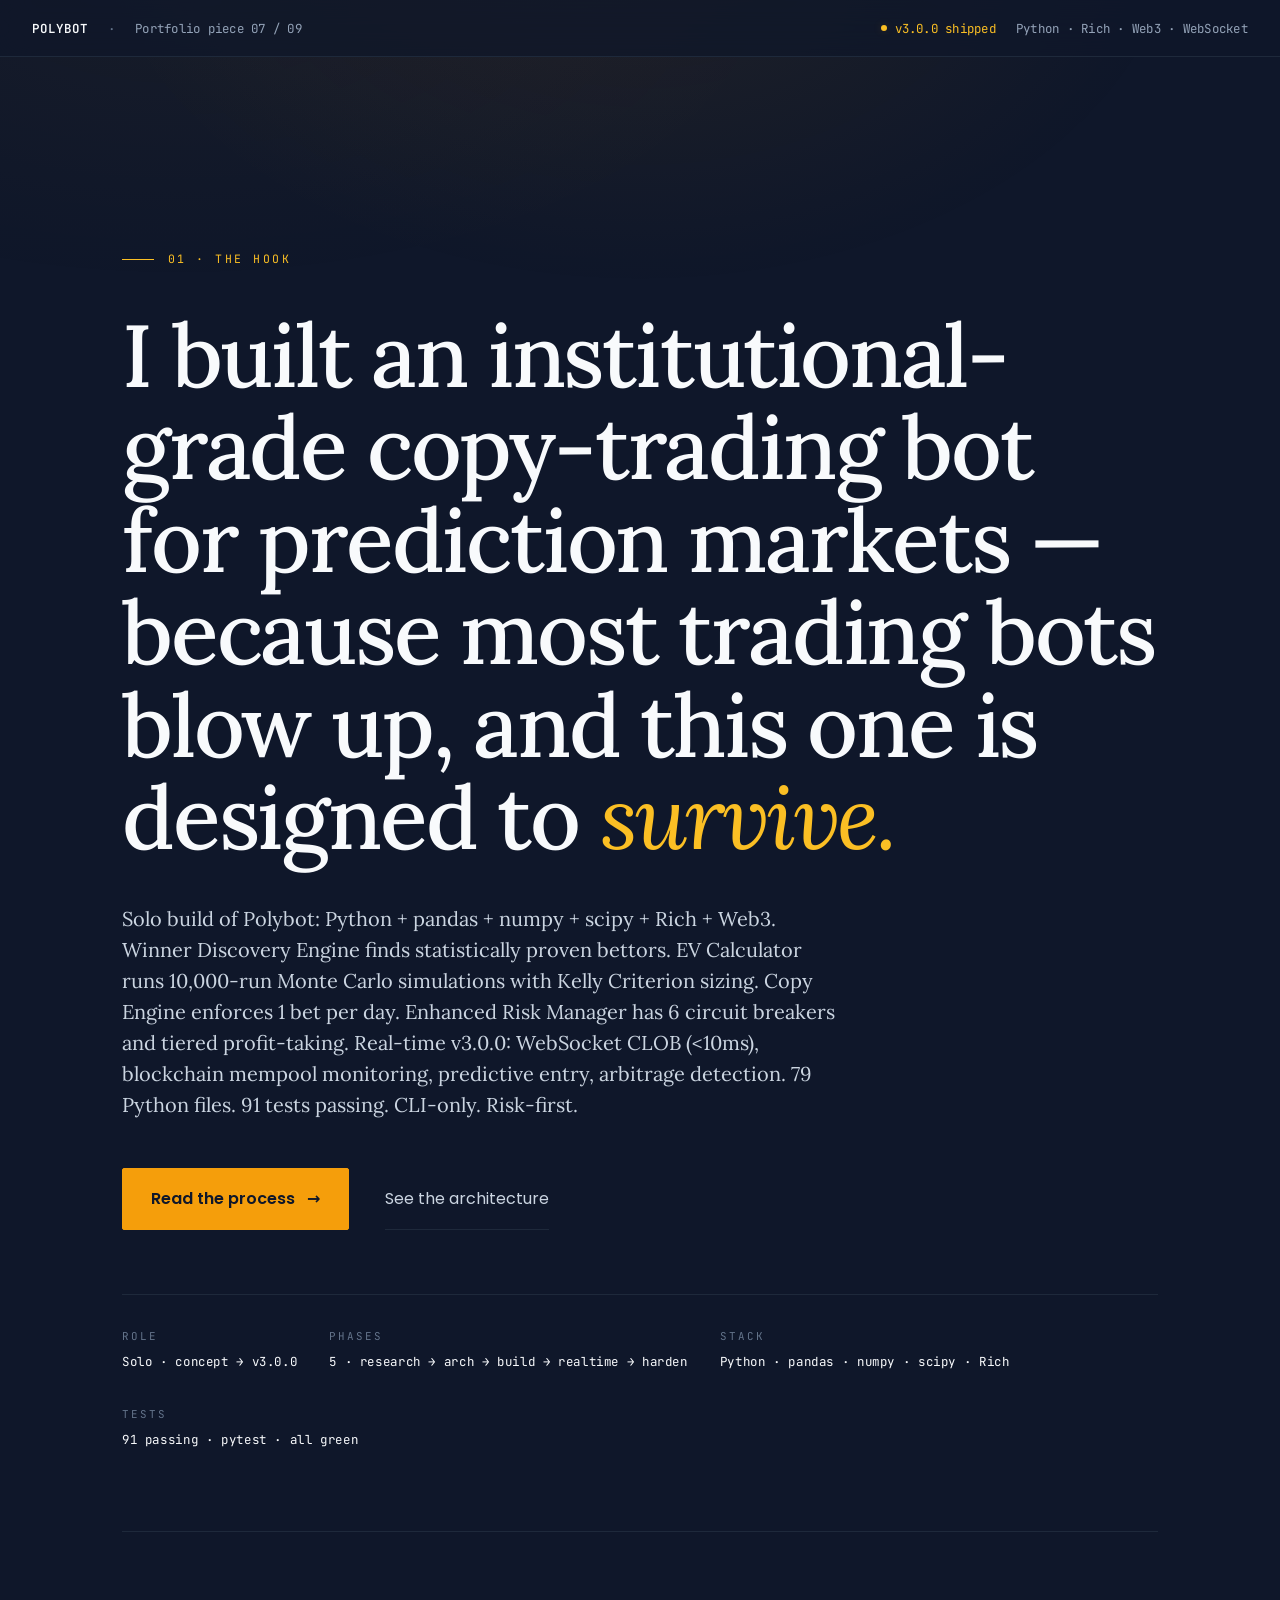
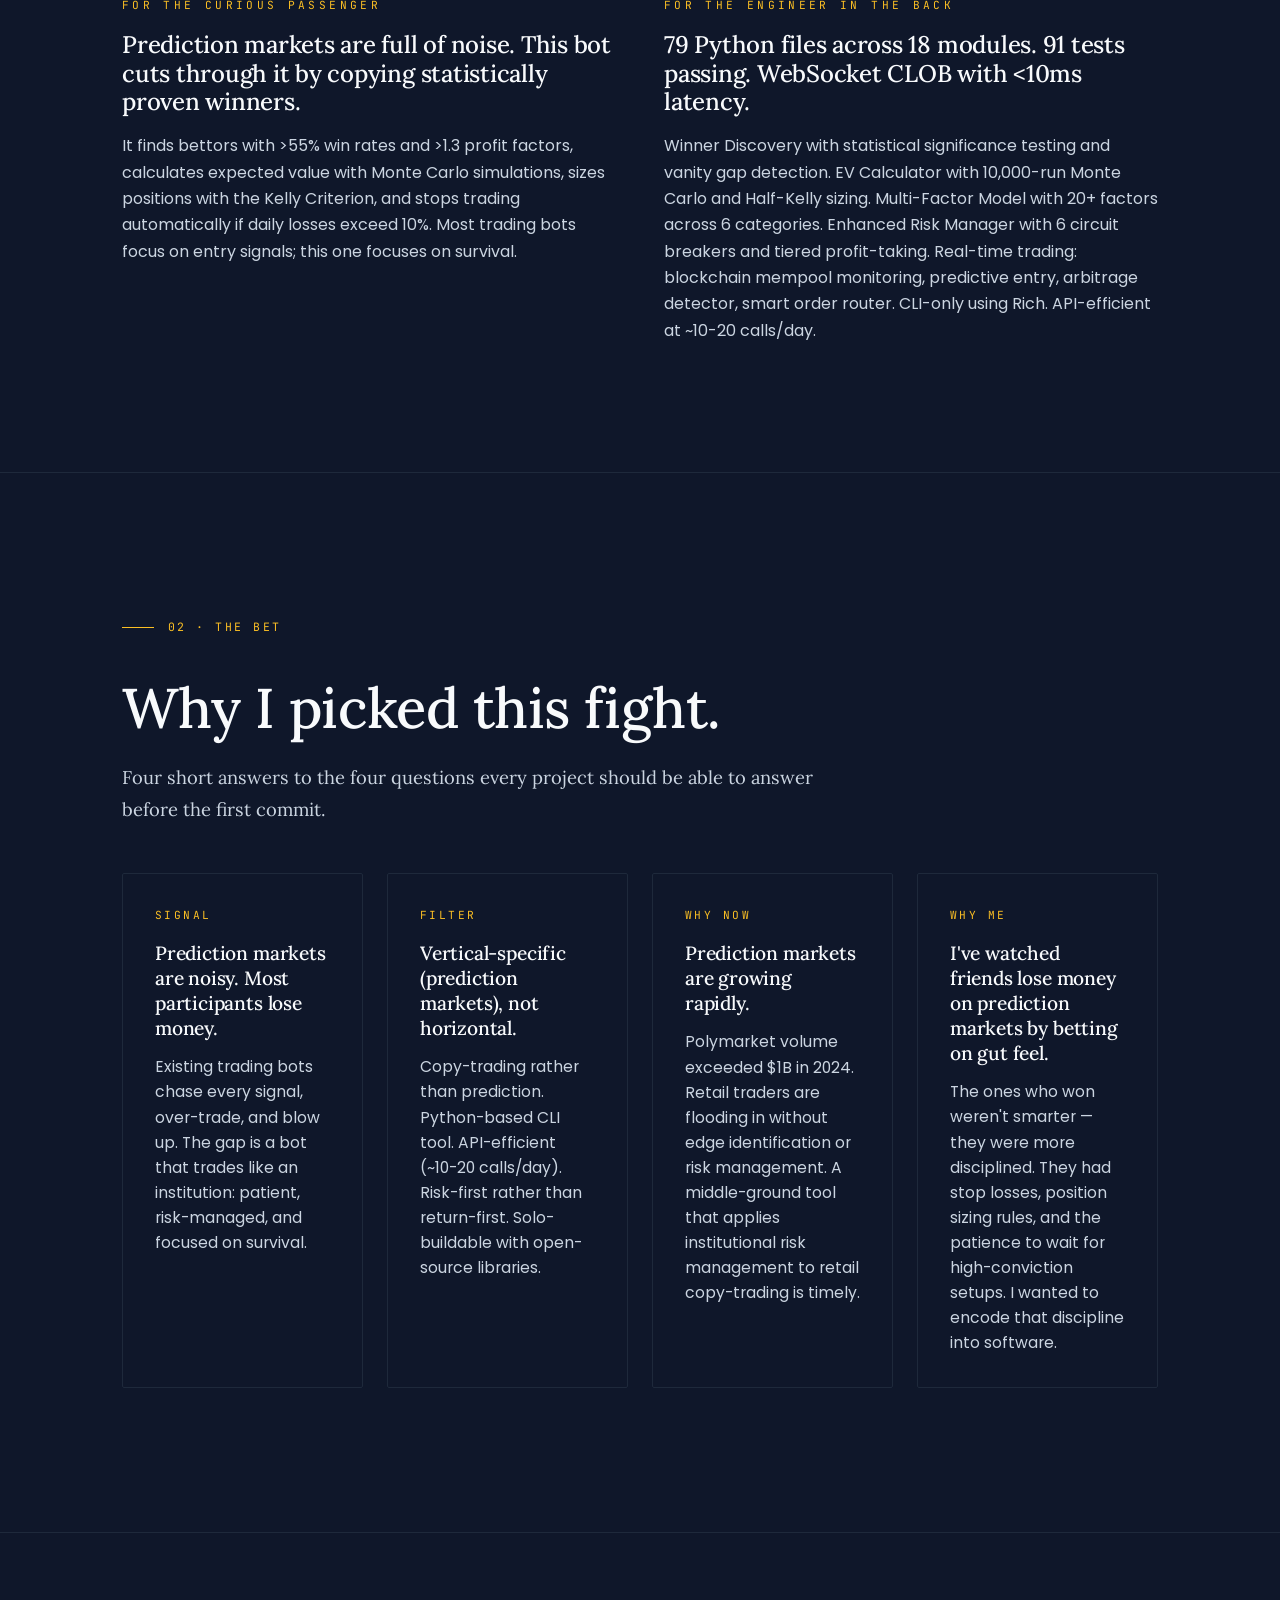
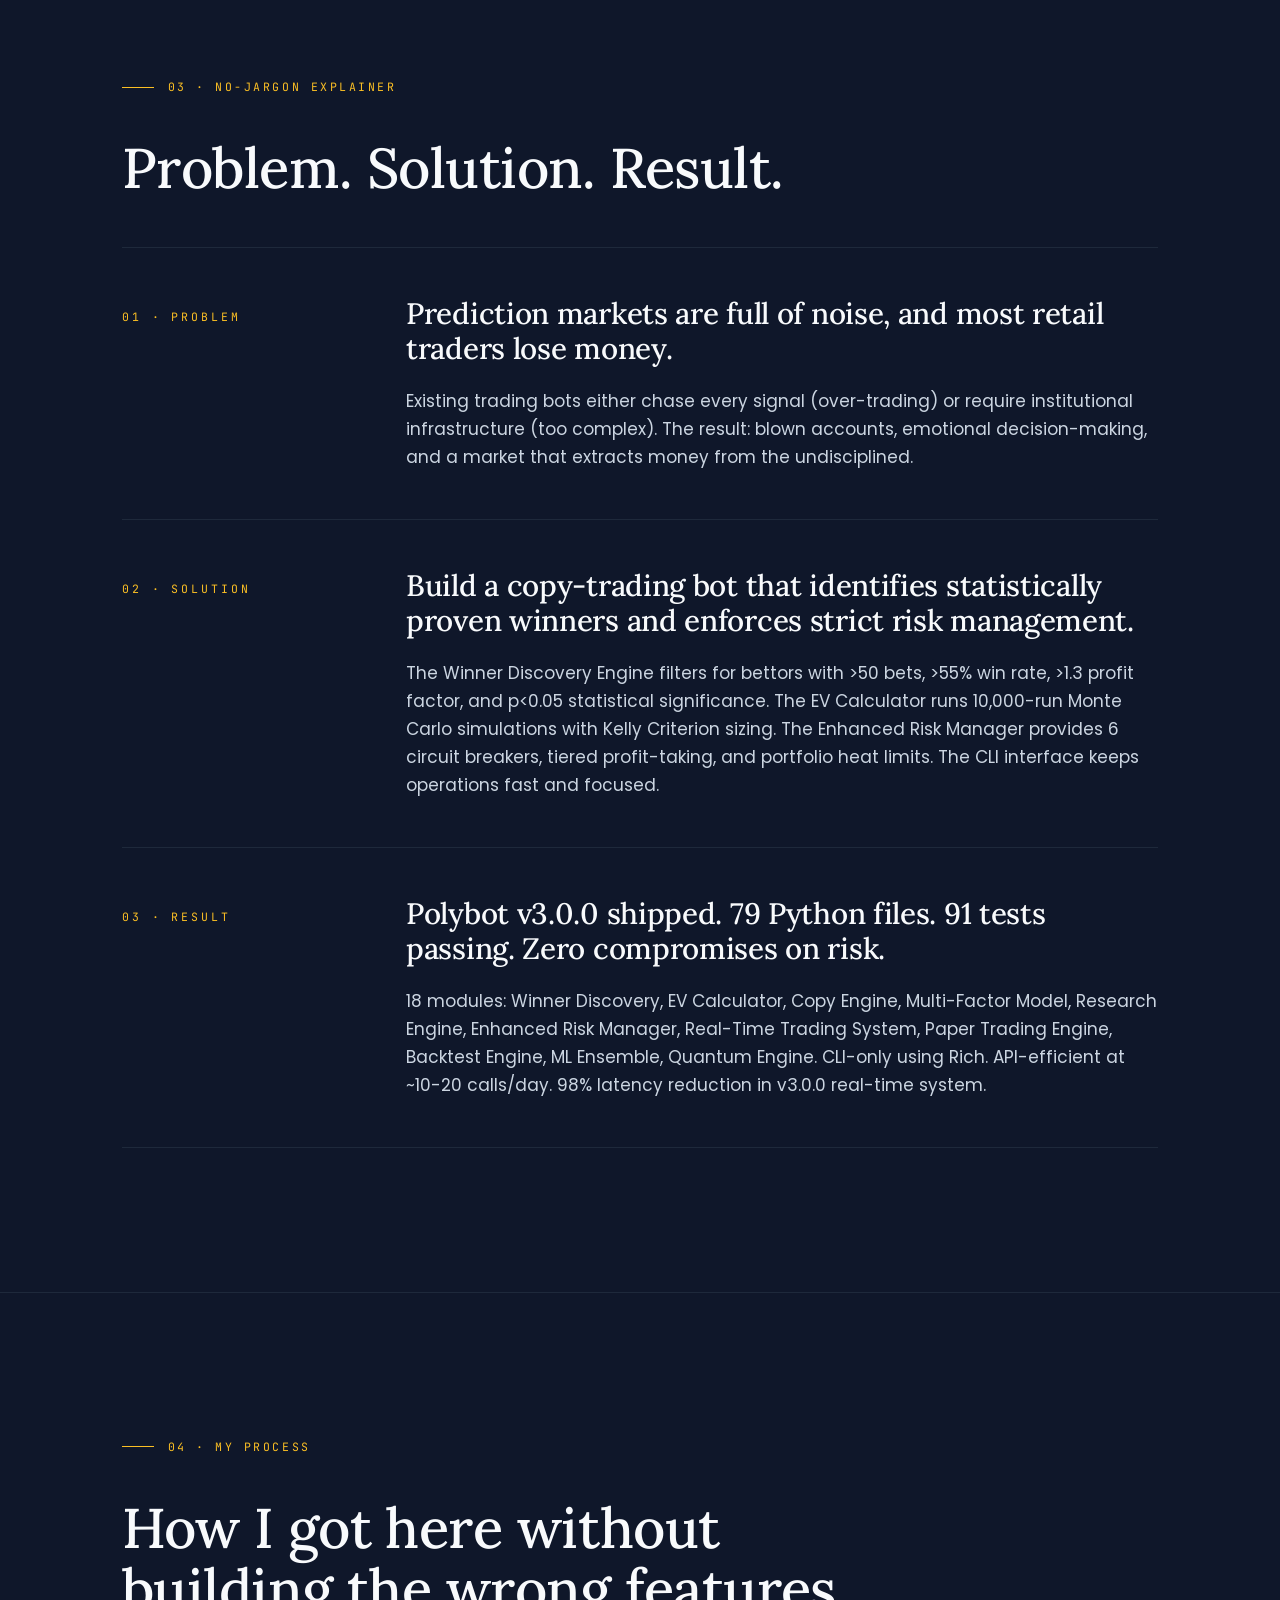
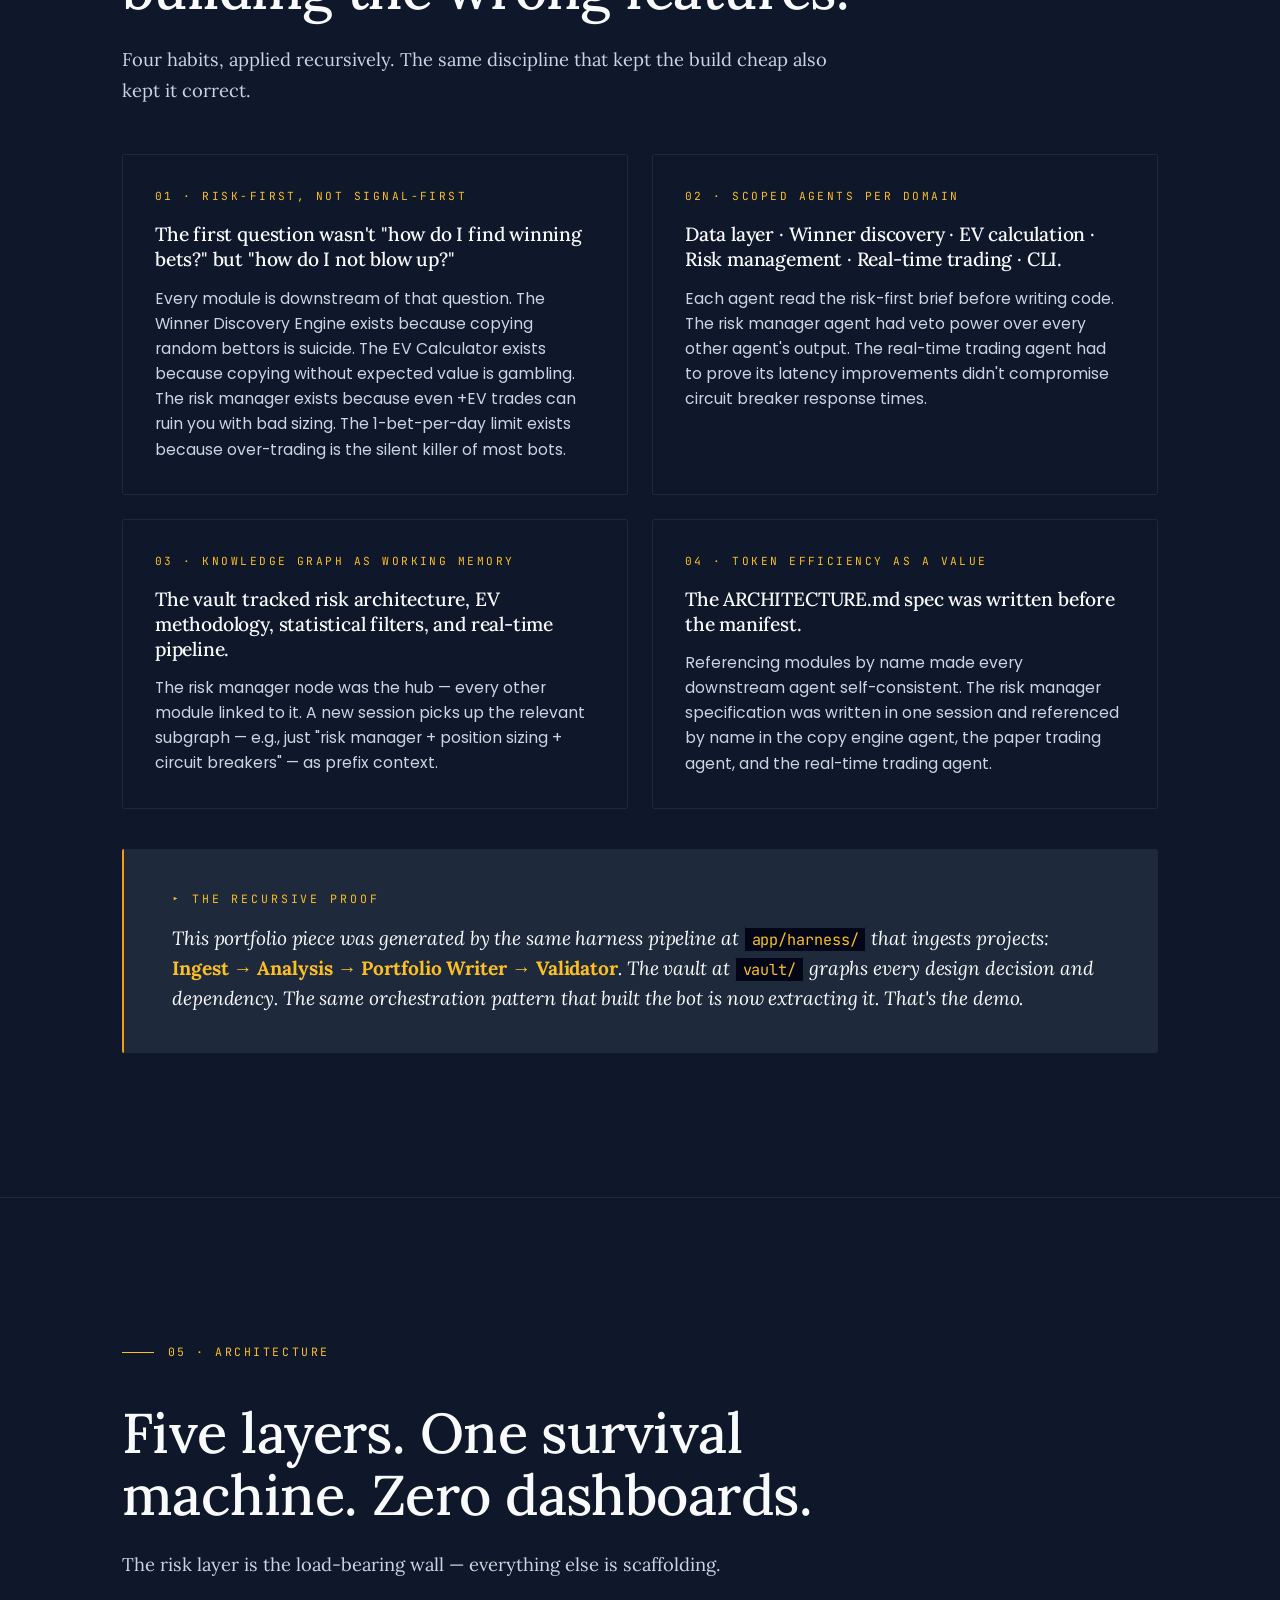
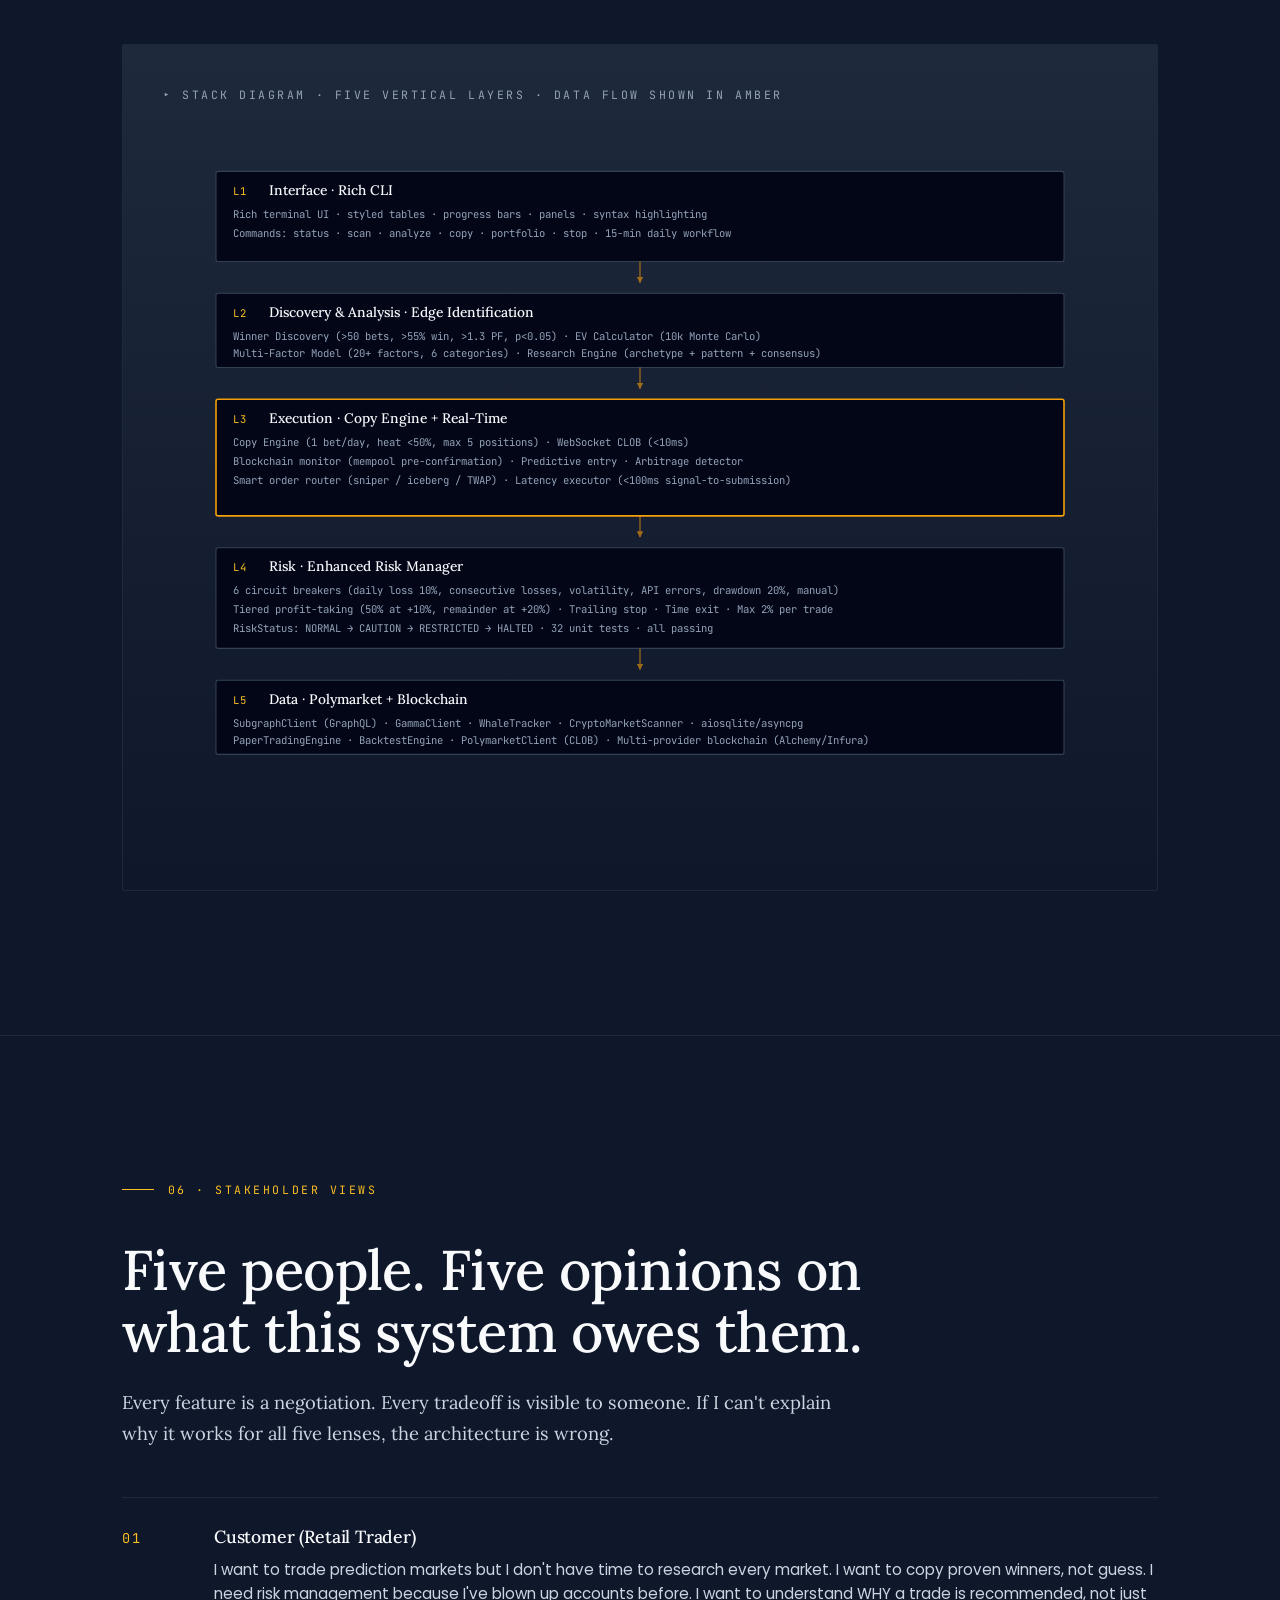
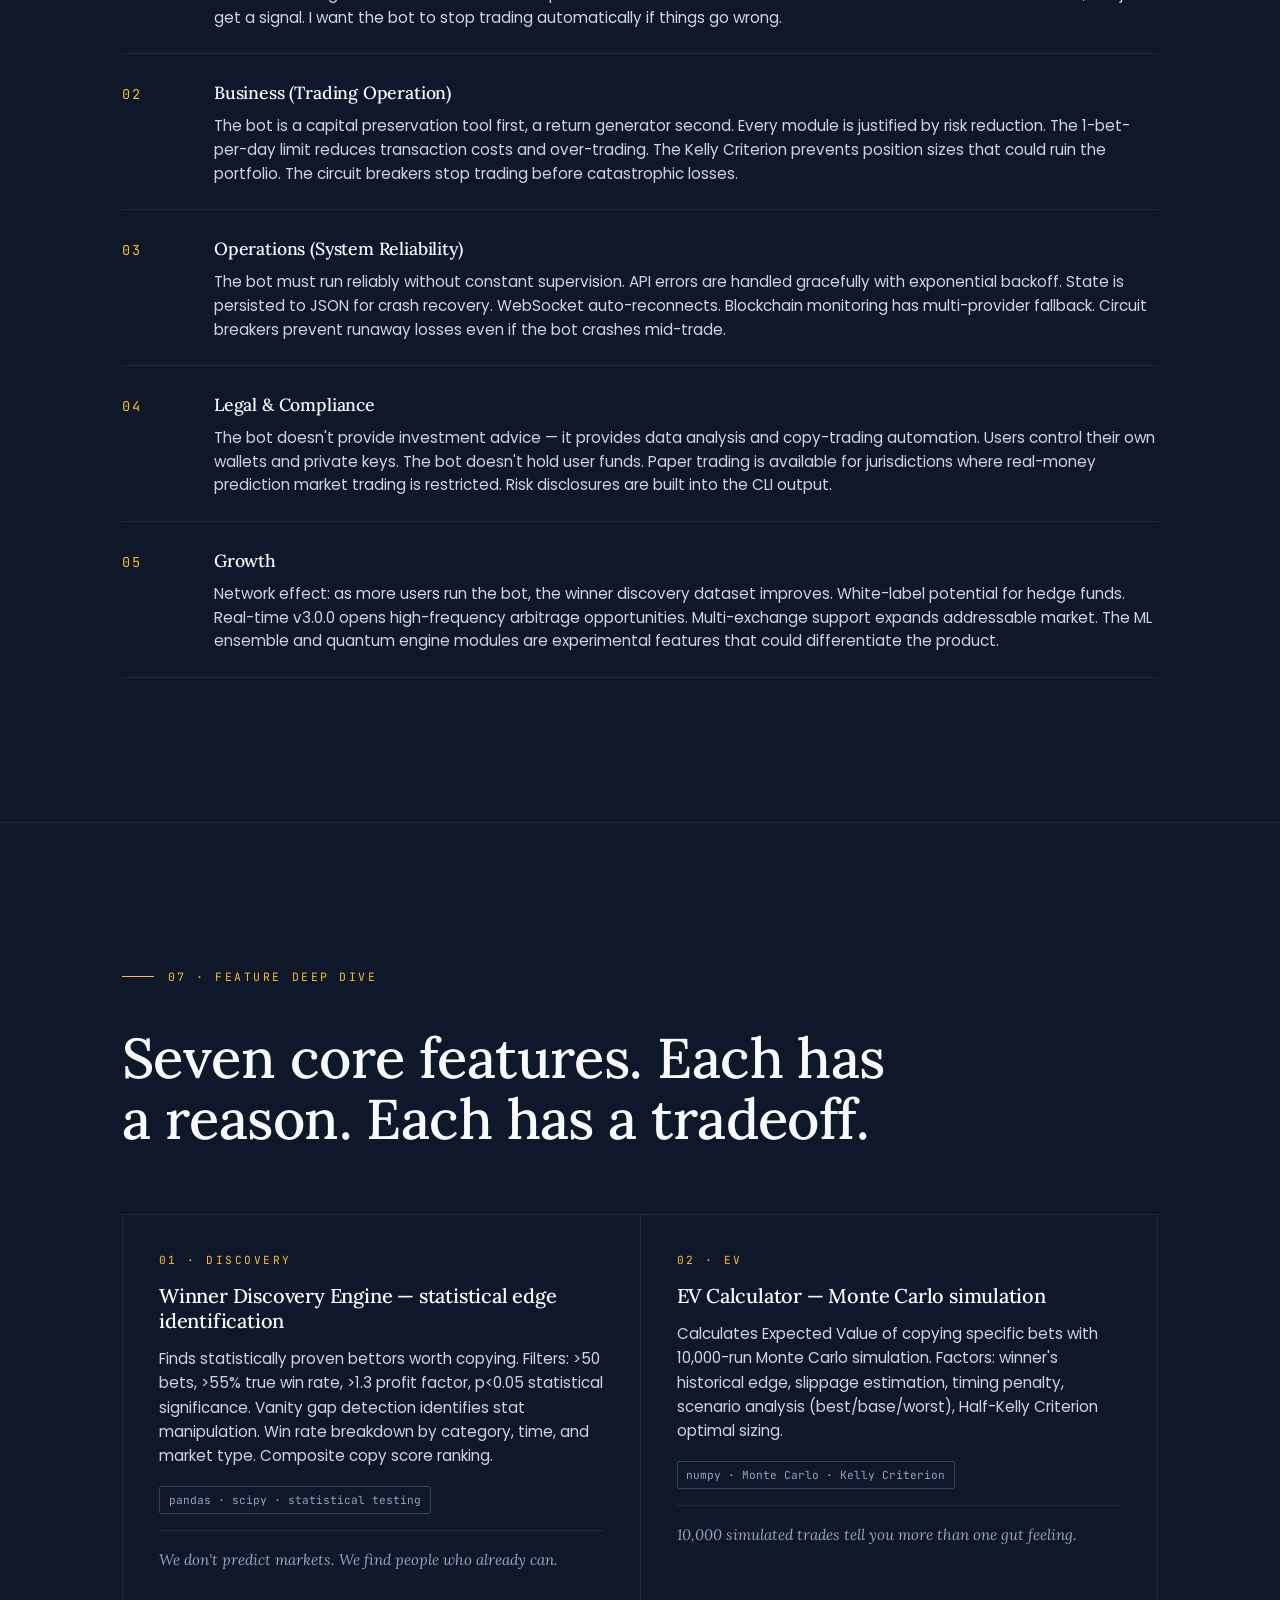
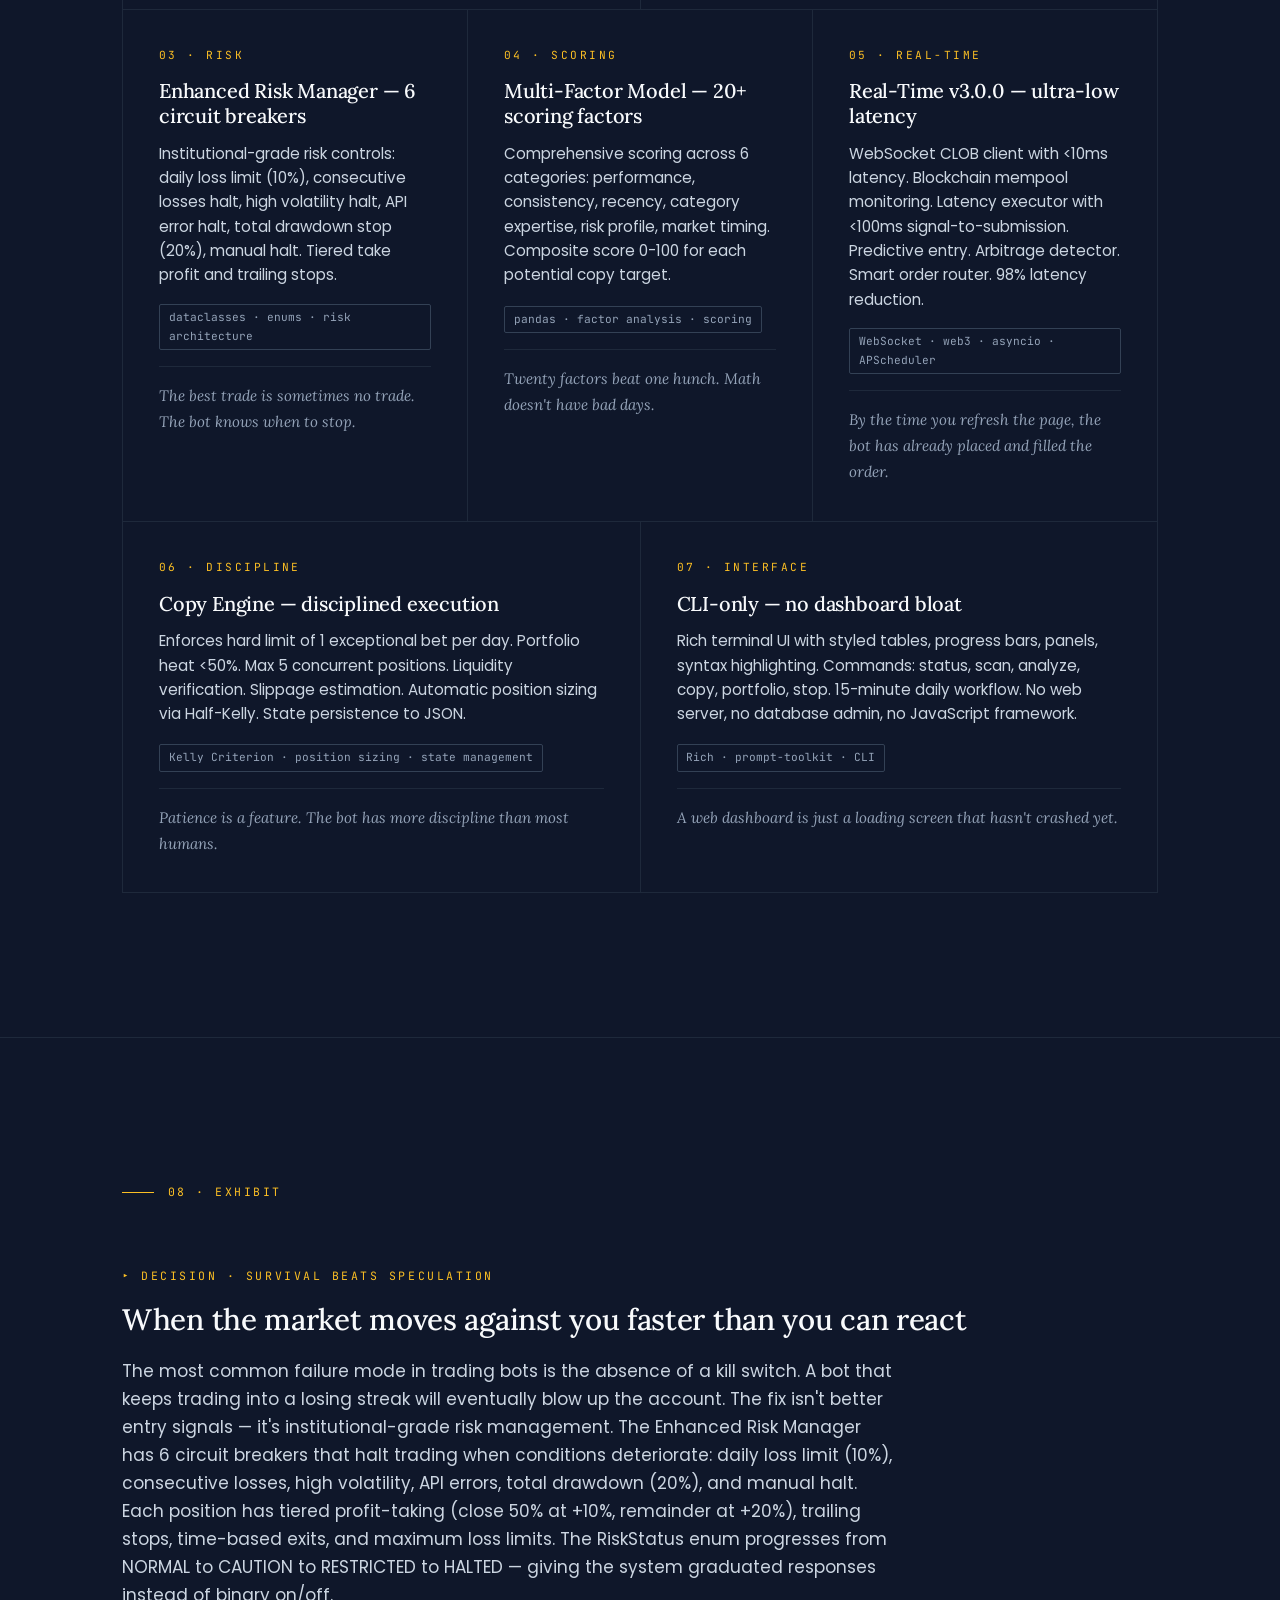
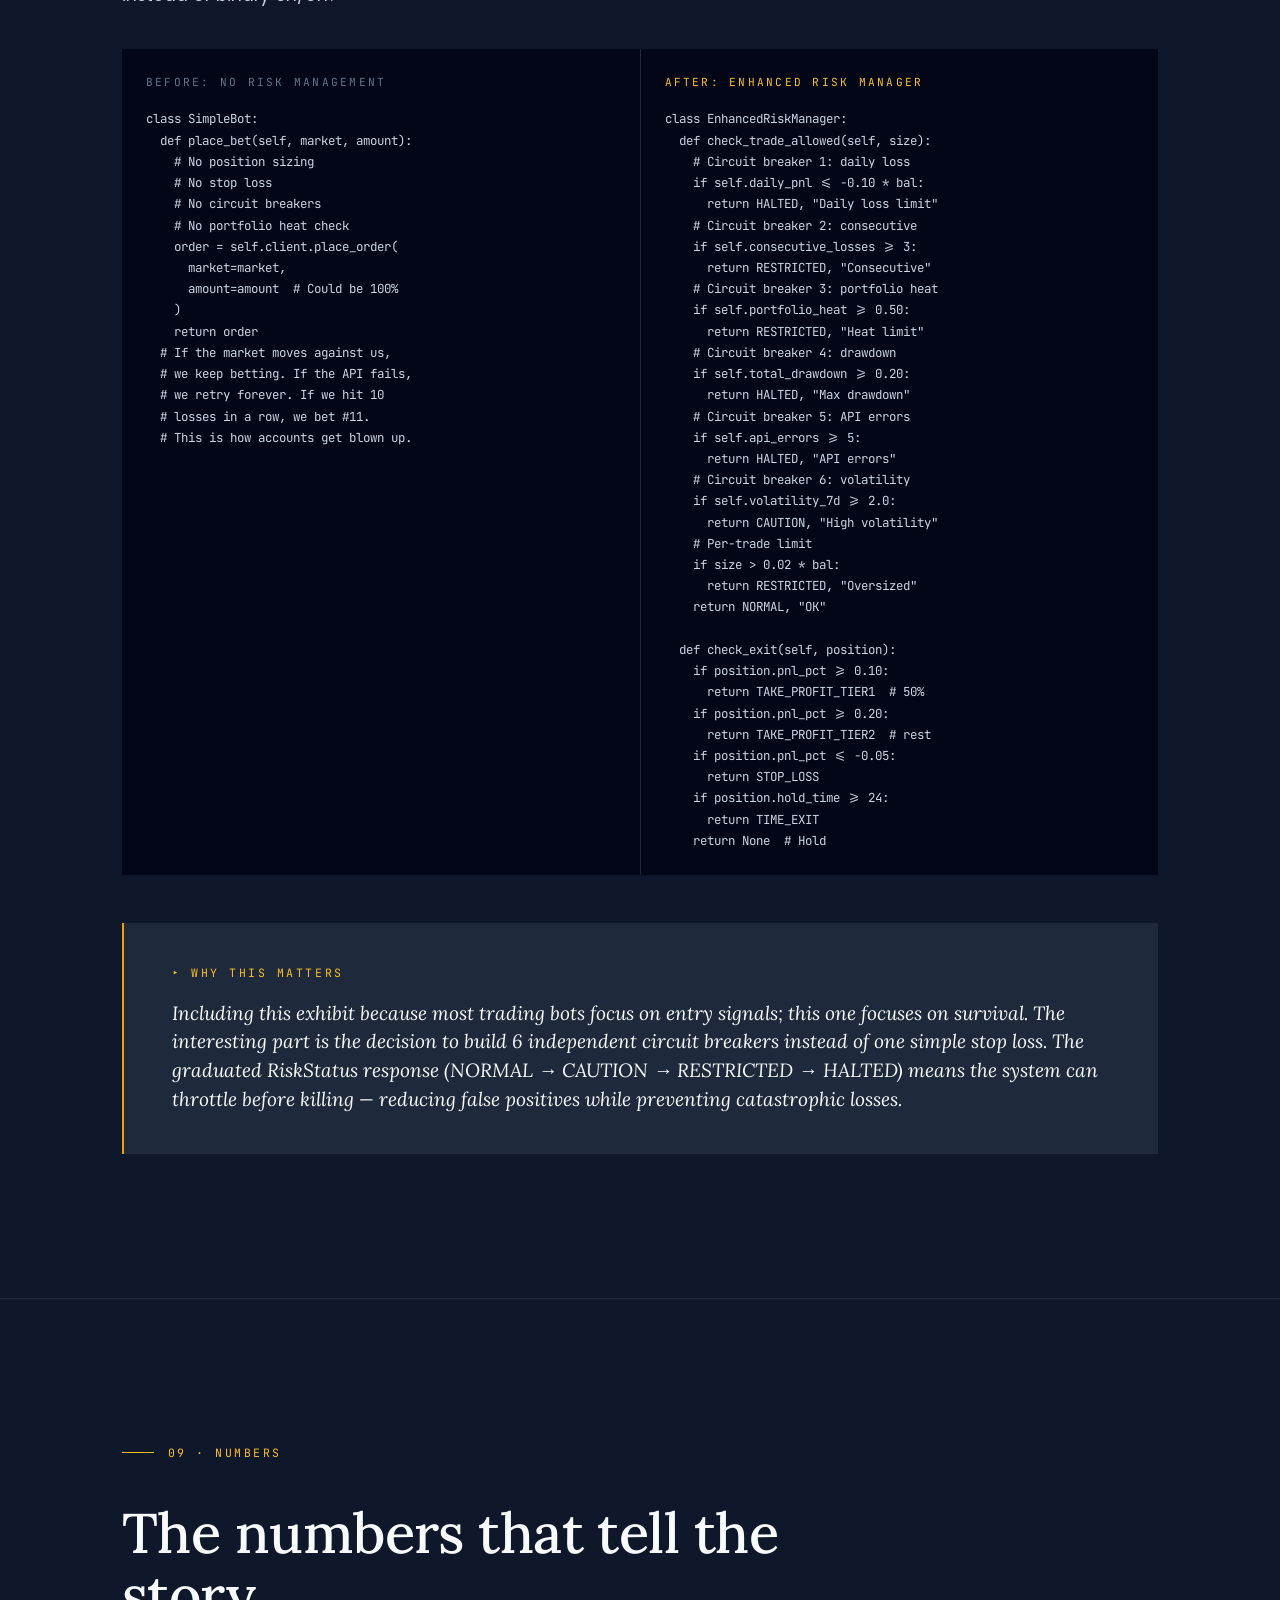
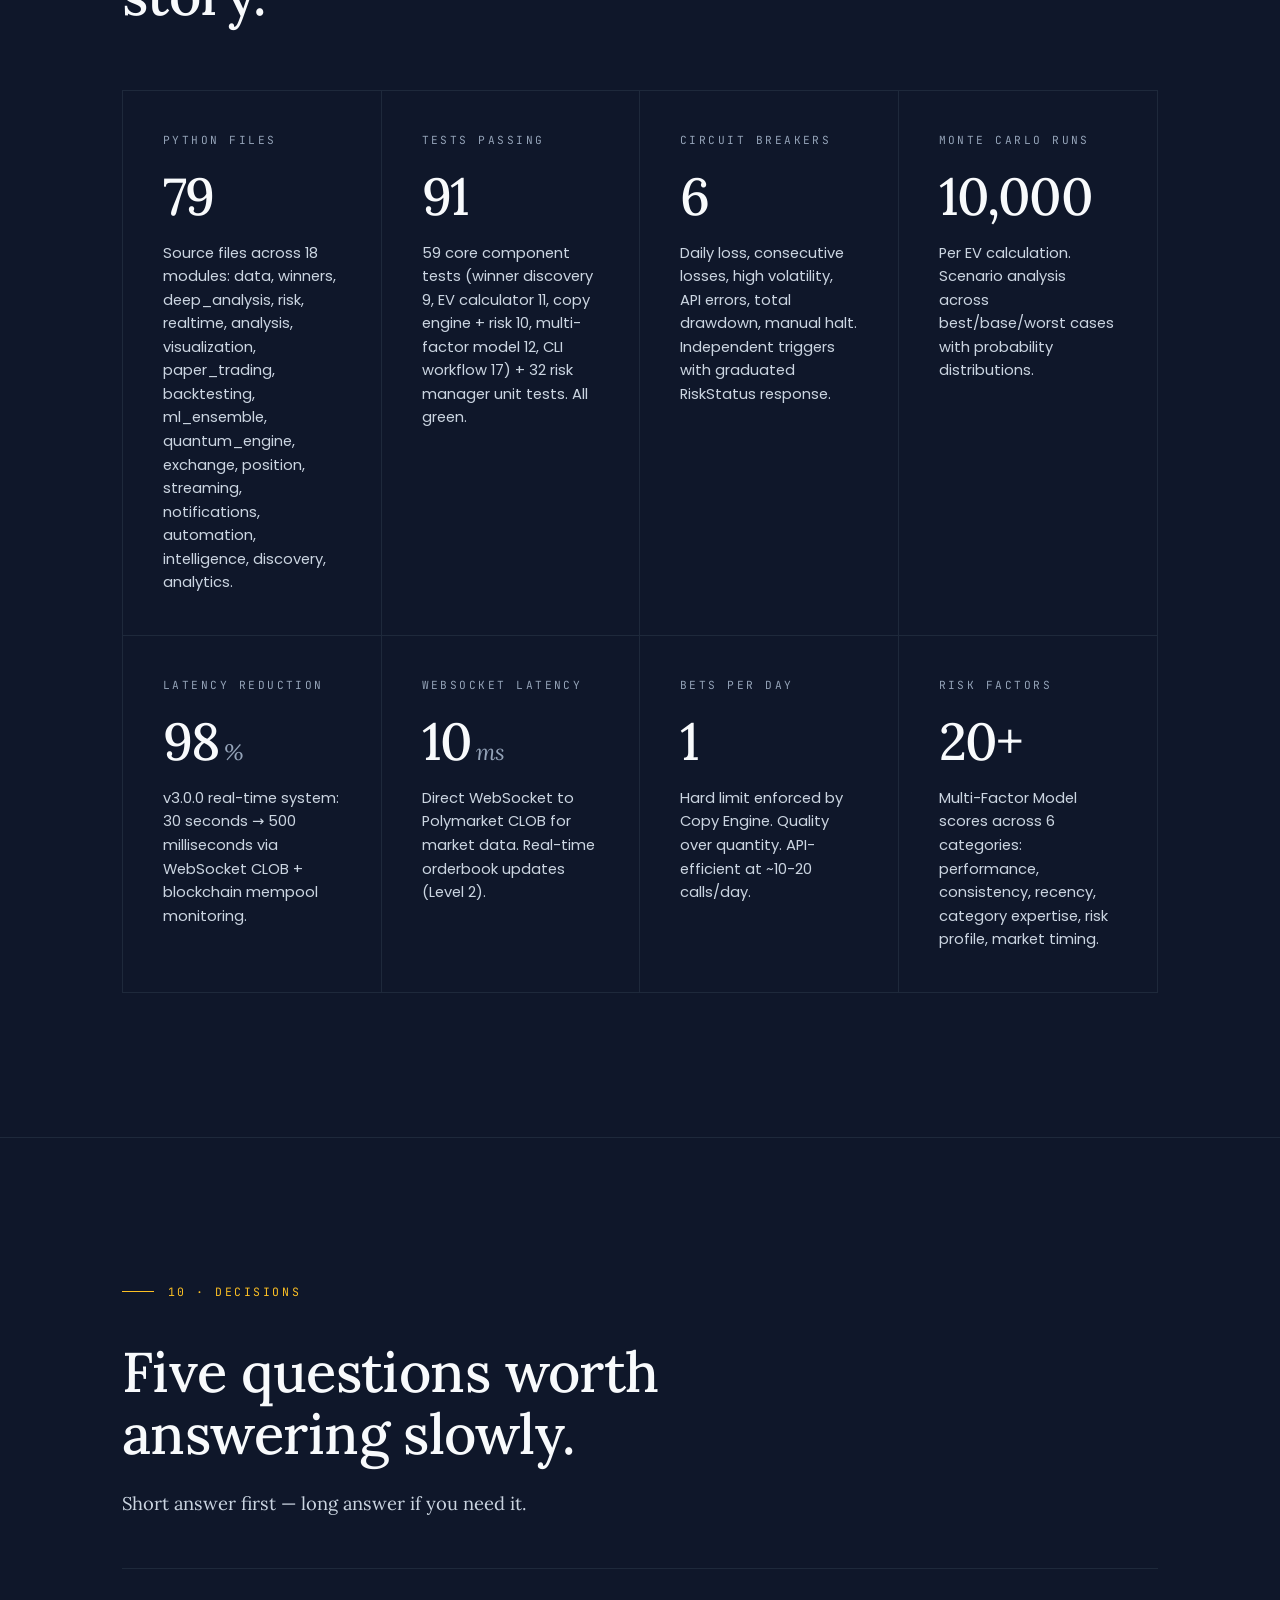
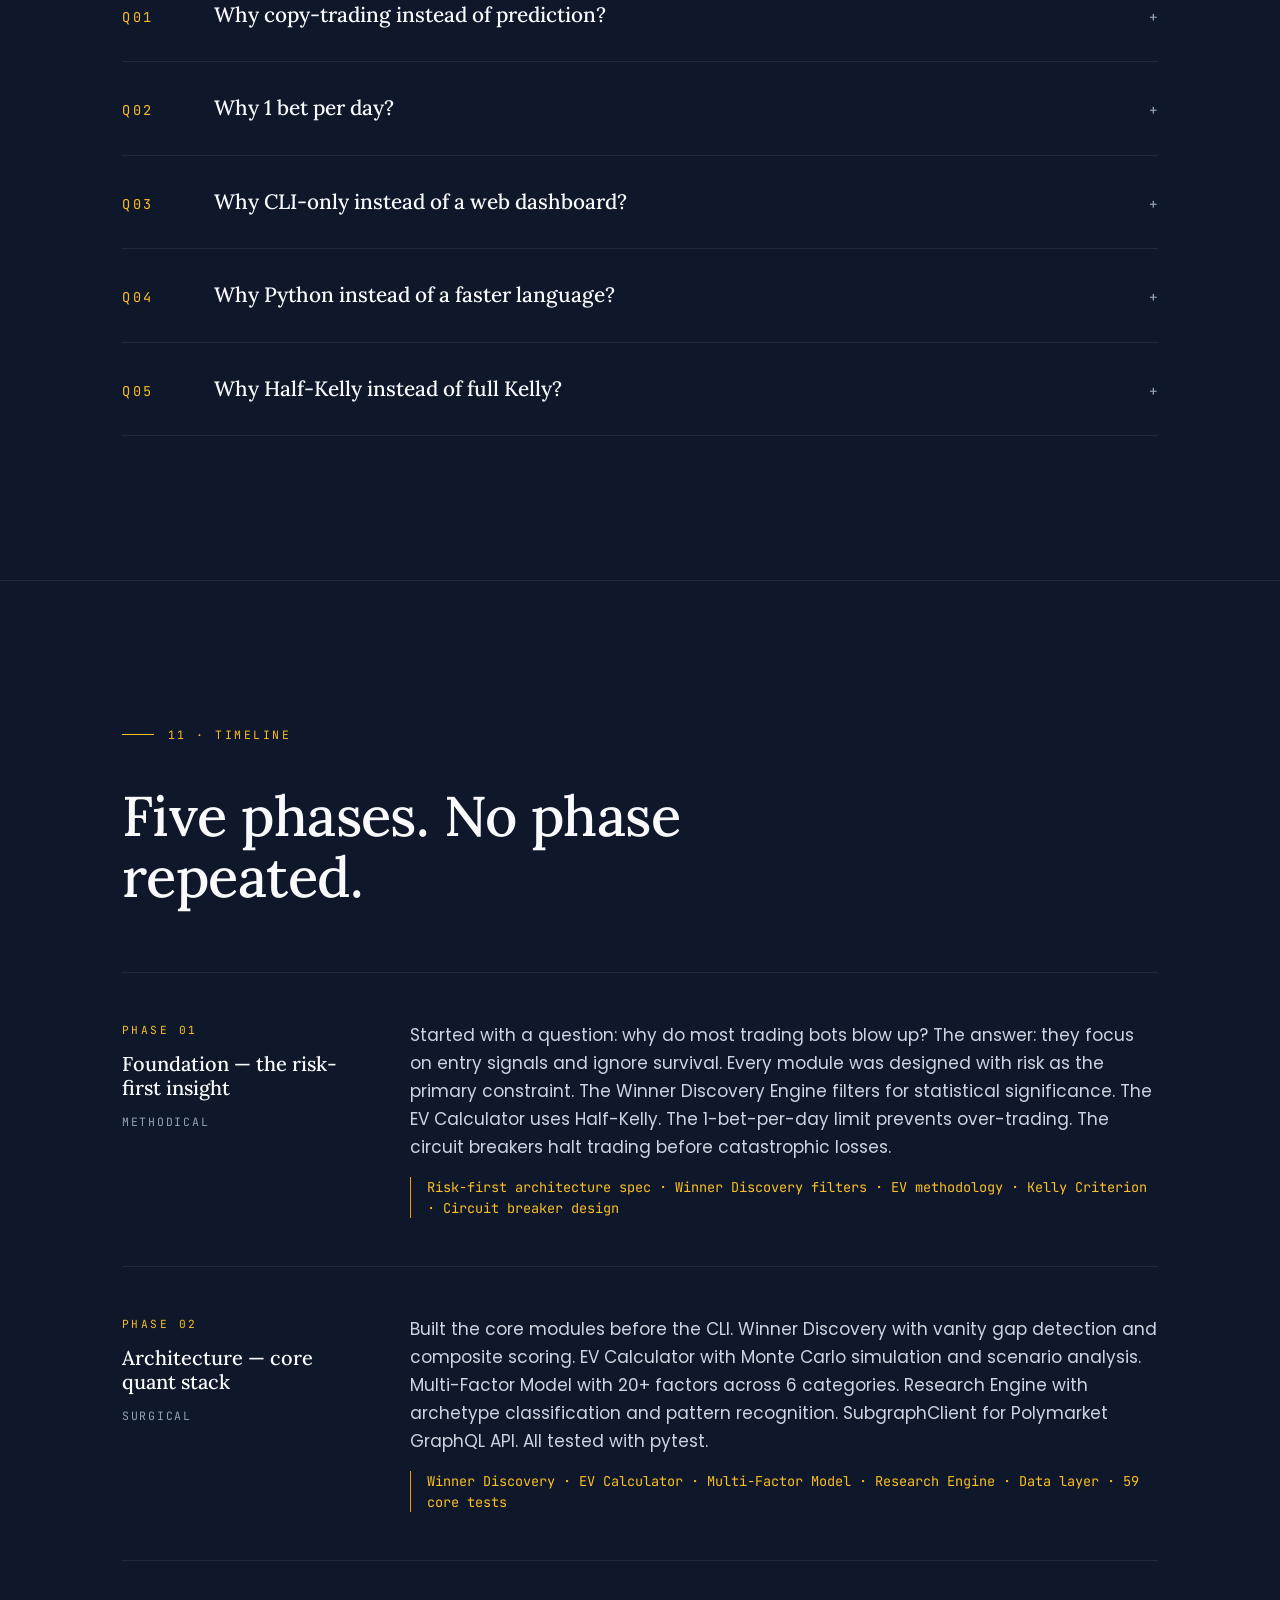
<file: projects/polybot/index.html>
<!doctype html>
<html lang="en">
<head>
<meta charset="utf-8" />
<meta name="viewport" content="width=device-width, initial-scale=1" />
<title>Polybot — Portfolio</title>
<link rel="preconnect" href="https://fonts.googleapis.com" />
<link rel="preconnect" href="https://fonts.gstatic.com" crossorigin />
<link href="https://fonts.googleapis.com/css2?family=Poppins:wght@400;500;600;700&family=Lora:ital,wght@0,400;0,500;0,600;1,400;1,500&family=JetBrains+Mono:wght@400;500&display=swap" rel="stylesheet" />
<style>
:root {
  --bg:           #0f172a;
  --bg-elevated:  #1e293b;
  --bg-inset:     #020617;
  --text:         #f8fafc;
  --text-soft:    #cbd5e1;
  --text-mute:    #94a3b8;
  --text-faint:   #64748b;
  --accent:       #f59e0b;
  --accent-bright:#fbbf24;
  --accent-glow:  rgba(245, 158, 11, 0.18);
  --accent-line:  rgba(245, 158, 11, 0.25);
  --line:         #1e293b;
  --line-warm:    #334155;
  --serif:    'Lora', Georgia, serif;
  --sans:     'Poppins', system-ui, sans-serif;
  --mono:     'JetBrains Mono', ui-monospace, monospace;
  --ease:     cubic-bezier(0.22, 1, 0.36, 1);
}
* { box-sizing: border-box; margin: 0; padding: 0; }
html { scroll-behavior: smooth; }
body {
  background: var(--bg); color: var(--text-soft);
  font-family: var(--sans); font-size: 1rem; line-height: 1.7;
  -webkit-font-smoothing: antialiased;
  overflow-x: hidden;
}
::selection { background: var(--accent); color: #fff; }
body::before {
  content: ''; position: fixed; inset: -10% -10% auto -10%; height: 70vh;
  background:
    radial-gradient(ellipse 60% 100% at 50% 0%, rgba(245, 158, 11, 0.08) 0%, transparent 60%),
    radial-gradient(ellipse 80% 100% at 20% 10%, rgba(245, 158, 11, 0.04) 0%, transparent 50%);
  pointer-events: none; z-index: 0;
}
body::after {
  content: ''; position: fixed; inset: 0;
  background-image: url("data:image/svg+xml;utf8,<svg xmlns='http://www.w3.org/2000/svg' width='160' height='160'><filter id='n'><feTurbulence type='fractalNoise' baseFrequency='0.85' numOctaves='2' stitchTiles='stitch'/><feColorMatrix values='0 0 0 0 0.06   0 0 0 0 0.09   0 0 0 0 0.16   0 0 0 0.04 0'/></filter><rect width='100%25' height='100%25' filter='url(%23n)'/></svg>");
  opacity: 0.3; pointer-events: none; z-index: 1; mix-blend-mode: overlay;
}
a { color: var(--text); text-decoration: none; border-bottom: 1px solid var(--accent-line); transition: border-color 200ms; }
a:hover { border-bottom-color: var(--accent-bright); }
h1, h2, h3, h4 { font-family: var(--serif); font-weight: 500; color: var(--text); letter-spacing: -0.01em; }
.wrap   { max-width: 1100px; margin: 0 auto; padding: 0 2rem; position: relative; z-index: 2; }
section { padding: 9rem 0; position: relative; z-index: 2; }
section + section { border-top: 1px solid var(--line); }
.eye {
  font-family: var(--mono); font-size: 0.72rem;
  text-transform: uppercase; letter-spacing: 0.22em;
  color: var(--accent-bright); margin-bottom: 2.5rem;
  display: flex; align-items: center; gap: 0.85rem;
}
.eye::before { content: ''; width: 32px; height: 1px; background: var(--accent-bright); }
.top {
  position: sticky; top: 0; z-index: 50;
  background: rgba(15, 23, 42, 0.75);
  backdrop-filter: blur(16px); -webkit-backdrop-filter: blur(16px);
  border-bottom: 1px solid var(--line); padding: 1.1rem 2rem;
  font-family: var(--mono); font-size: 0.78rem; color: var(--text-mute);
  display: flex; justify-content: space-between; align-items: center;
  letter-spacing: 0.02em;
}
.top .left, .top .right { display: flex; gap: 1.25rem; align-items: center; }
.top .name { color: var(--text); font-weight: 600; letter-spacing: 0.08em; }
.top .live { display: inline-flex; align-items: center; gap: 0.5rem; color: var(--accent-bright); }
.top .live::before {
  content: ''; width: 6px; height: 6px; border-radius: 50%;
  background: var(--accent-bright); box-shadow: 0 0 8px var(--accent-glow);
  animation: live 2s ease-in-out infinite;
}
@keyframes live { 0%, 100% { opacity: 0.5; } 50% { opacity: 1; } }
.top a { border: none; color: var(--text-mute); }
.top a:hover { color: var(--text); }
.reveal {
  opacity: 0; transform: translateY(24px);
  transition: opacity 800ms var(--ease), transform 800ms var(--ease);
}
.reveal.visible { opacity: 1; transform: none; }
.reveal.d1 { transition-delay: 80ms; }
.reveal.d2 { transition-delay: 160ms; }
.reveal.d3 { transition-delay: 240ms; }
.reveal.d4 { transition-delay: 320ms; }

.hero { padding: 12rem 0 8rem; }
.hero h1 {
  font-family: var(--serif); font-weight: 500;
  font-size: clamp(2.6rem, 7vw, 5.5rem); line-height: 1.05;
  letter-spacing: -0.025em; max-width: 22ch;
  margin-bottom: 2.5rem; color: var(--text);
}
.hero h1 em { font-style: italic; font-weight: 400; color: var(--accent-bright); }
.hero .lede { font-size: 1.25rem; line-height: 1.55; color: var(--text-soft); max-width: 60ch; margin-bottom: 3rem; font-family: var(--serif); }
.hero .meta {
  font-family: var(--mono); font-size: 0.78rem; color: var(--text-mute);
  display: flex; flex-wrap: wrap; gap: 2rem;
  margin-top: 4rem; padding-top: 2rem;
  border-top: 1px solid var(--line); letter-spacing: 0.05em;
}
.hero .meta div { display: flex; flex-direction: column; gap: 0.4rem; }
.hero .meta .k { color: var(--text-faint); text-transform: uppercase; font-size: 0.68rem; letter-spacing: 0.18em; }
.hero .meta .v { color: var(--text); }
.cta {
  display: inline-flex; align-items: center; gap: 0.75rem;
  padding: 1rem 1.75rem; background: var(--accent); color: #0f172a;
  font-family: var(--sans); font-size: 1rem; font-weight: 600;
  border: 1px solid var(--accent); border-radius: 2px;
  transition: background 200ms, transform 200ms;
}
.cta:hover { background: var(--accent-bright); border-color: var(--accent-bright); transform: translateY(-1px); border-bottom: 1px solid var(--accent-bright); }
.cta::after { content: '→'; transition: transform 200ms; }
.cta:hover::after { transform: translateX(3px); }
.cta-ghost {
  display: inline-flex; align-items: center; gap: 0.6rem;
  padding: 1rem 0; margin-left: 2rem;
  color: var(--text-soft); font-family: var(--sans); font-size: 1rem;
  border: none; border-bottom: 1px solid var(--line);
}
.cta-ghost:hover { color: var(--text); border-bottom-color: var(--accent-bright); }

.dual { display: grid; grid-template-columns: 1fr 1fr; gap: 3rem; margin-top: 5rem; padding-top: 4rem; border-top: 1px solid var(--line); }
.dual .card { position: relative; }
.dual .card::before {
  content: attr(data-num); font-family: var(--mono); font-size: 0.7rem;
  letter-spacing: 0.3em; color: var(--accent-bright); text-transform: uppercase;
  display: block; margin-bottom: 1rem;
}
.dual h3 { font-family: var(--serif); font-weight: 500; font-size: 1.5rem; line-height: 1.2; margin-bottom: 1rem; color: var(--text); }
.dual p { color: var(--text-soft); font-size: 1rem; line-height: 1.65; }

.h2-intro { font-size: clamp(2rem, 4.5vw, 3.5rem); line-height: 1.1; max-width: 22ch; margin-bottom: 1.5rem; }
.h2-intro + .lede { font-size: 1.15rem; color: var(--text-soft); max-width: 65ch; margin-bottom: 0; font-family: var(--serif); }

.cards { display: grid; gap: 1.5rem; margin-top: 3rem; }
.cards.c2 { grid-template-columns: 1fr 1fr; }
.cards.c4 { grid-template-columns: repeat(4, 1fr); }
.card-block {
  padding: 2rem; border: 1px solid var(--line); background: var(--bg);
  border-radius: 2px; transition: border-color 250ms, transform 250ms var(--ease);
}
.card-block:hover { border-color: var(--accent-line); transform: translateY(-2px); }
.card-block .label {
  font-family: var(--mono); font-size: 0.7rem;
  text-transform: uppercase; letter-spacing: 0.22em;
  color: var(--accent-bright); margin-bottom: 1rem;
}
.card-block h3 { font-family: var(--serif); font-weight: 500; font-size: 1.2rem; line-height: 1.3; margin-bottom: 0.85rem; color: var(--text); }
.card-block p { color: var(--text-soft); font-size: 0.98rem; line-height: 1.6; }

.process-meta {
  margin-top: 2.5rem; padding: 2.5rem 3rem;
  border-left: 2px solid var(--accent);
  background: var(--bg-elevated); border-radius: 2px;
}
.process-meta .label {
  font-family: var(--mono); font-size: 0.72rem;
  letter-spacing: 0.25em; text-transform: uppercase;
  color: var(--accent-bright); margin-bottom: 1rem;
}
.process-meta p {
  font-family: var(--serif); font-style: italic;
  font-size: 1.2rem; line-height: 1.55;
  color: var(--text); letter-spacing: -0.005em;
}
.process-meta p code {
  font-family: var(--mono); font-style: normal; font-size: 0.95rem;
  background: var(--bg-inset); padding: 1px 7px;
  border-radius: 2px; color: var(--accent-bright);
  border: 1px solid var(--line);
}

.psr { margin-top: 3rem; }
.psr .step { padding: 3rem 0; display: grid; grid-template-columns: 220px 1fr; gap: 4rem; align-items: start; border-top: 1px solid var(--line); }
.psr .step:last-child { border-bottom: 1px solid var(--line); }
.psr .step .label { font-family: var(--mono); font-size: 0.72rem; text-transform: uppercase; letter-spacing: 0.25em; color: var(--accent-bright); padding-top: 0.7rem; }
.psr .step h3 { font-family: var(--serif); font-weight: 500; font-size: 1.85rem; line-height: 1.2; margin-bottom: 1.25rem; }
.psr .step p { color: var(--text-soft); font-size: 1.0625rem; line-height: 1.65; }

.viz { margin-top: 4rem; padding: 2.5rem; border: 1px solid var(--line); background: linear-gradient(180deg, var(--bg-elevated) 0%, var(--bg) 100%); border-radius: 2px; overflow-x: auto; }
.viz-cap { font-family: var(--mono); font-size: 0.72rem; color: var(--text-mute); text-transform: uppercase; letter-spacing: 0.22em; margin-bottom: 1.5rem; }
.viz-svg { display: block; max-width: 100%; height: auto; }
.arch-svg .col-title { font-family: var(--mono); font-weight: 500; font-size: 11px; fill: var(--text); letter-spacing: 0.3em; }
.arch-svg .col-sub   { font-family: var(--mono); font-size: 9px;  fill: var(--text-faint); letter-spacing: 0.18em; }
.arch-svg .layer-name{ font-family: var(--serif); font-weight: 500; font-size: 13px; fill: var(--text); }
.arch-svg .layer-detail{font-family: var(--mono); font-size: 10px; fill: var(--text-mute); }
.arch-svg .rect      { fill: var(--bg-inset); stroke: var(--line-warm); stroke-width: 1; }
.arch-svg .rect.accent{stroke: var(--accent); stroke-width: 1.5; }
.arch-svg .arrow     { stroke: var(--accent); stroke-width: 1.2; fill: none; opacity: 0.6; marker-end: url(#arrowA); }
.arch-svg .layer-num { font-family: var(--mono); font-size: 10px; fill: var(--accent-bright); letter-spacing: 0.1em; }

.callout { margin-top: 3rem; padding: 2.5rem 3rem; border-left: 2px solid var(--accent); background: var(--bg-elevated); }
.callout .label { font-family: var(--mono); font-size: 0.72rem; letter-spacing: 0.22em; text-transform: uppercase; color: var(--accent-bright); margin-bottom: 1rem; }
.callout p { font-family: var(--serif); font-style: italic; font-size: 1.2rem; line-height: 1.5; color: var(--text); }

.bento { display: grid; grid-template-columns: repeat(6, 1fr); gap: 1px; background: var(--line); margin-top: 4rem; border: 1px solid var(--line); }
.feat { background: var(--bg); padding: 2.25rem; transition: background 250ms; }
.feat:hover { background: var(--bg-elevated); }
.feat .num { font-family: var(--mono); font-size: 0.7rem; color: var(--accent-bright); letter-spacing: 0.22em; margin-bottom: 0.85rem; }
.feat h3 { font-family: var(--serif); font-weight: 500; font-size: 1.25rem; line-height: 1.25; margin-bottom: 0.85rem; color: var(--text); }
.feat p { color: var(--text-soft); font-size: 0.95rem; line-height: 1.6; margin-bottom: 1rem; }
.feat .tech { display: inline-block; font-family: var(--mono); font-size: 0.7rem; color: var(--text-mute); border: 1px solid var(--line-warm); padding: 0.2rem 0.55rem; border-radius: 2px; margin-bottom: 1rem; }
.feat .witty { font-family: var(--serif); font-style: italic; font-size: 0.95rem; color: var(--text-mute); border-top: 1px solid var(--line); padding-top: 1rem; }
.feat.s3 { grid-column: span 3; }
.feat.s2 { grid-column: span 2; }

.exhibit { margin-top: 4rem; }
.exhibit .label { font-family: var(--mono); font-size: 0.72rem; letter-spacing: 0.22em; text-transform: uppercase; color: var(--accent-bright); margin-bottom: 1rem; }
.exhibit h3 { font-family: var(--serif); font-weight: 500; font-size: 1.85rem; line-height: 1.2; margin-bottom: 1.25rem; }
.exhibit .story { color: var(--text-soft); font-size: 1.0625rem; line-height: 1.65; margin-bottom: 2.5rem; max-width: 70ch; }
.code-pair { display: grid; grid-template-columns: 1fr 1fr; gap: 1px; background: var(--line); }
.code-pair .col { background: var(--bg-inset); padding: 1.5rem; }
.code-pair .col .tag { font-family: var(--mono); font-size: 0.7rem; letter-spacing: 0.2em; text-transform: uppercase; margin-bottom: 1rem; display: block; }
.code-pair .before .tag { color: var(--text-faint); }
.code-pair .after  .tag { color: var(--accent-bright); }
pre { font-family: var(--mono); font-size: 0.78rem; line-height: 1.7; color: var(--text-soft); background: transparent; white-space: pre; overflow-x: auto; }

.metrics-grid { display: grid; grid-template-columns: repeat(4, 1fr); gap: 0; margin-top: 4rem; border: 1px solid var(--line); }
.metric { padding: 2.5rem; border-right: 1px solid var(--line); border-bottom: 1px solid var(--line); background: var(--bg); transition: background 250ms; }
.metric:hover { background: var(--bg-elevated); }
.metric:nth-child(4n) { border-right: none; }
.metric:nth-last-child(-n+4) { border-bottom: none; }
.metric .lbl { font-family: var(--mono); font-size: 0.7rem; text-transform: uppercase; letter-spacing: 0.22em; color: var(--text-mute); margin-bottom: 1.25rem; }
.metric .val { font-family: var(--serif); font-weight: 500; font-size: 3.25rem; line-height: 1; color: var(--text); letter-spacing: -0.03em; }
.metric .val .unit { font-size: 1.4rem; color: var(--text-mute); margin-left: 0.3rem; font-style: italic; font-weight: 400; }
.metric .desc { margin-top: 1.25rem; font-size: 0.92rem; color: var(--text-soft); line-height: 1.6; }

.decisions { margin-top: 3rem; }
details.decision { border-top: 1px solid var(--line); padding: 2rem 0; }
details.decision:last-of-type { border-bottom: 1px solid var(--line); }
details.decision summary { cursor: pointer; list-style: none; display: grid; grid-template-columns: 60px 1fr auto; gap: 2rem; align-items: baseline; }
details.decision summary::-webkit-details-marker { display: none; }
details.decision .qnum { font-family: var(--mono); font-size: 0.85rem; color: var(--accent-bright); letter-spacing: 0.2em; }
details.decision .q { font-family: var(--serif); font-weight: 500; font-size: 1.3rem; line-height: 1.3; color: var(--text); }
details.decision .arrow { font-family: var(--mono); font-size: 0.9rem; color: var(--text-mute); transition: transform 250ms; }
details.decision[open] .arrow { transform: rotate(45deg); color: var(--accent-bright); }
details.decision .body { margin-top: 1.5rem; padding-left: calc(60px + 2rem); display: flex; flex-direction: column; gap: 1.25rem; color: var(--text-soft); max-width: 75ch; }
details.decision .short { font-family: var(--serif); font-style: italic; font-size: 1.1rem; color: var(--accent-bright); line-height: 1.4; }
details.decision .long { font-size: 1rem; line-height: 1.7; }

.timeline { margin-top: 4rem; }
.phase { display: grid; grid-template-columns: 240px 1fr; gap: 3rem; padding: 3rem 0; border-top: 1px solid var(--line); align-items: start; }
.phase:last-child { border-bottom: 1px solid var(--line); }
.phase .meta { display: flex; flex-direction: column; gap: 0.75rem; }
.phase .pnum { font-family: var(--mono); font-size: 0.7rem; letter-spacing: 0.22em; color: var(--accent-bright); text-transform: uppercase; }
.phase .ptitle { font-family: var(--serif); font-weight: 500; font-size: 1.25rem; line-height: 1.2; color: var(--text); }
.phase .mood { font-family: var(--mono); font-size: 0.72rem; color: var(--text-mute); letter-spacing: 0.15em; text-transform: uppercase; }
.phase .story { color: var(--text-soft); font-size: 1.0625rem; line-height: 1.65; margin-bottom: 1rem; }
.phase .story strong { color: var(--text); font-weight: 500; font-family: var(--serif); font-style: italic; }
.phase .deliverable { font-family: var(--mono); font-size: 0.85rem; color: var(--accent-bright); border-left: 1px solid var(--accent); padding-left: 1rem; line-height: 1.5; }

.reflection-grid { display: grid; grid-template-columns: repeat(3, 1fr); gap: 2rem; margin-top: 3rem; }
.reflection-grid .block { padding-top: 1.5rem; border-top: 1px solid var(--accent); }
.reflection-grid .label { font-family: var(--mono); font-size: 0.7rem; text-transform: uppercase; letter-spacing: 0.22em; color: var(--accent-bright); margin-bottom: 1rem; }
.reflection-grid h3 { font-family: var(--serif); font-weight: 500; font-size: 1.5rem; line-height: 1.2; color: var(--text); margin-bottom: 1rem; }
.reflection-grid p { color: var(--text-soft); font-size: 1rem; line-height: 1.65; }

footer.recursive { padding: 10rem 0 6rem; border-top: 1px solid var(--line); position: relative; background: radial-gradient(ellipse 60% 80% at 50% 100%, rgba(245, 158, 11, 0.08) 0%, transparent 60%); }
footer.recursive h2 { font-family: var(--serif); font-weight: 500; font-size: clamp(2rem, 4.5vw, 3.5rem); line-height: 1.15; letter-spacing: -0.025em; max-width: 28ch; margin-bottom: 2rem; }
footer.recursive .cta-line { color: var(--text-soft); font-size: 1.2rem; line-height: 1.55; margin-bottom: 3rem; max-width: 50ch; font-family: var(--serif); }
footer.recursive .next { margin-top: 6rem; padding-top: 2rem; border-top: 1px solid var(--line); color: var(--text-mute); font-family: var(--mono); font-size: 0.85rem; letter-spacing: 0.05em; }

.integrity { background: var(--bg-inset); padding: 3rem 2rem; font-family: var(--mono); font-size: 0.78rem; color: var(--text-mute); line-height: 1.7; border-top: 1px solid var(--line); }
.integrity .row { max-width: 1100px; margin: 0 auto; }
.integrity strong { color: var(--text-soft); font-weight: 500; }
.integrity em { color: var(--accent-bright); font-style: normal; }

.detector-list { margin-top: 3rem; }
.detector { display: grid; grid-template-columns: 60px 1fr; gap: 2rem; align-items: baseline; padding: 1.5rem 0; border-top: 1px solid var(--line); transition: padding 250ms var(--ease); }
.detector:hover { padding-left: 1rem; padding-right: 1rem; background: var(--bg-elevated); }
.detector:last-child { border-bottom: 1px solid var(--line); }
.detector .num { font-family: var(--mono); font-size: 0.85rem; color: var(--accent-bright); letter-spacing: 0.15em; }
.detector h4 { font-family: var(--serif); font-weight: 500; font-size: 1.1rem; color: var(--text); margin-bottom: 0.4rem; }
.detector .desc { color: var(--text-soft); font-size: 0.95rem; line-height: 1.55; }

@media (max-width: 1000px) {
  section { padding: 6rem 0; }
  .hero { padding: 8rem 0 5rem; }
  .dual, .reflection-grid { grid-template-columns: 1fr; gap: 2rem; }
  .cards.c4 { grid-template-columns: 1fr 1fr; }
  .psr .step, .phase { grid-template-columns: 1fr; gap: 1.5rem; }
  .detector { grid-template-columns: 50px 1fr; }
  details.decision summary { grid-template-columns: 50px 1fr; }
  details.decision .arrow { display: none; }
  details.decision .body { padding-left: calc(50px + 2rem); }
  .bento { grid-template-columns: 1fr; }
  .feat.s3, .feat.s2 { grid-column: span 1; }
  .code-pair { grid-template-columns: 1fr; }
  .metrics-grid { grid-template-columns: 1fr 1fr; }
  .metric:nth-child(2n) { border-right: none; }
  .metric:nth-last-child(-n+4) { border-bottom: 1px solid var(--line); }
  .metric:nth-last-child(-n+2) { border-bottom: none; }
}
@media (max-width: 640px) {
  .cards.c4 { grid-template-columns: 1fr; }
  .metrics-grid { grid-template-columns: 1fr; }
  .metric { border-right: none; }
  .metric:not(:last-child) { border-bottom: 1px solid var(--line); }
}
</style>
</head>
<body>

<div class="top">
  <div class="left">
    <span class="name">POLYBOT</span>
    <span style="color: var(--text-faint);">·</span>
    <span>Portfolio piece 07 / 09</span>
  </div>
  <div class="right">
    <span class="live">v3.0.0 shipped</span>
    <span>Python · Rich · Web3 · WebSocket</span>
  </div>
</div>

<section class="hero">
  <div class="wrap">
    <div class="eye reveal">01 · The Hook</div>
    <h1 class="reveal d1">I built an institutional-grade copy-trading bot for prediction markets — because most trading bots blow up, and this one is designed to <em>survive.</em></h1>
    <p class="lede reveal d2">
      Solo build of Polybot: Python + pandas + numpy + scipy + Rich + Web3.
      Winner Discovery Engine finds statistically proven bettors.
      EV Calculator runs 10,000-run Monte Carlo simulations with Kelly Criterion sizing.
      Copy Engine enforces 1 bet per day.
      Enhanced Risk Manager has 6 circuit breakers and tiered profit-taking.
      Real-time v3.0.0: WebSocket CLOB (&lt;10ms), blockchain mempool monitoring, predictive entry, arbitrage detection.
      79 Python files. 91 tests passing. CLI-only. Risk-first.
    </p>
    <div class="reveal d3">
      <a class="cta" href="#process">Read the process</a>
      <a class="cta-ghost" href="#architecture">See the architecture</a>
    </div>
    <div class="meta reveal d4">
      <div><span class="k">Role</span><span class="v">Solo · concept → v3.0.0</span></div>
      <div><span class="k">Phases</span><span class="v">5 · research → arch → build → realtime → harden</span></div>
      <div><span class="k">Stack</span><span class="v">Python · pandas · numpy · scipy · Rich</span></div>
      <div><span class="k">Tests</span><span class="v">91 passing · pytest · all green</span></div>
    </div>
    <div class="dual">
      <div class="card reveal" data-num="For the curious passenger">
        <h3>Prediction markets are full of noise. This bot cuts through it by copying statistically proven winners.</h3>
        <p>It finds bettors with &gt;55% win rates and &gt;1.3 profit factors, calculates expected value with Monte Carlo simulations, sizes positions with the Kelly Criterion, and stops trading automatically if daily losses exceed 10%. Most trading bots focus on entry signals; this one focuses on survival.</p>
      </div>
      <div class="card reveal d1" data-num="For the engineer in the back">
        <h3>79 Python files across 18 modules. 91 tests passing. WebSocket CLOB with &lt;10ms latency.</h3>
        <p>Winner Discovery with statistical significance testing and vanity gap detection. EV Calculator with 10,000-run Monte Carlo and Half-Kelly sizing. Multi-Factor Model with 20+ factors across 6 categories. Enhanced Risk Manager with 6 circuit breakers and tiered profit-taking. Real-time trading: blockchain mempool monitoring, predictive entry, arbitrage detector, smart order router. CLI-only using Rich. API-efficient at ~10-20 calls/day.</p>
      </div>
    </div>
  </div>
</section>

<section>
  <div class="wrap">
    <div class="eye reveal">02 · The bet</div>
    <h2 class="reveal d1 h2-intro">Why I picked this fight.</h2>
    <p class="lede reveal d2">Four short answers to the four questions every project should be able to answer before the first commit.</p>
    <div class="cards c4">
      <div class="card-block reveal">
        <div class="label">Signal</div>
        <h3>Prediction markets are noisy. Most participants lose money.</h3>
        <p>Existing trading bots chase every signal, over-trade, and blow up. The gap is a bot that trades like an institution: patient, risk-managed, and focused on survival.</p>
      </div>
      <div class="card-block reveal d1">
        <div class="label">Filter</div>
        <h3>Vertical-specific (prediction markets), not horizontal.</h3>
        <p>Copy-trading rather than prediction. Python-based CLI tool. API-efficient (~10-20 calls/day). Risk-first rather than return-first. Solo-buildable with open-source libraries.</p>
      </div>
      <div class="card-block reveal d2">
        <div class="label">Why now</div>
        <h3>Prediction markets are growing rapidly.</h3>
        <p>Polymarket volume exceeded $1B in 2024. Retail traders are flooding in without edge identification or risk management. A middle-ground tool that applies institutional risk management to retail copy-trading is timely.</p>
      </div>
      <div class="card-block reveal d3">
        <div class="label">Why me</div>
        <h3>I've watched friends lose money on prediction markets by betting on gut feel.</h3>
        <p>The ones who won weren't smarter — they were more disciplined. They had stop losses, position sizing rules, and the patience to wait for high-conviction setups. I wanted to encode that discipline into software.</p>
      </div>
    </div>
  </div>
</section>

<section>
  <div class="wrap">
    <div class="eye reveal">03 · No-jargon explainer</div>
    <h2 class="reveal d1 h2-intro">Problem. Solution. Result.</h2>
    <div class="psr">
      <div class="step reveal">
        <div class="label">01 · Problem</div>
        <div>
          <h3>Prediction markets are full of noise, and most retail traders lose money.</h3>
          <p>Existing trading bots either chase every signal (over-trading) or require institutional infrastructure (too complex). The result: blown accounts, emotional decision-making, and a market that extracts money from the undisciplined.</p>
        </div>
      </div>
      <div class="step reveal">
        <div class="label">02 · Solution</div>
        <div>
          <h3>Build a copy-trading bot that identifies statistically proven winners and enforces strict risk management.</h3>
          <p>The Winner Discovery Engine filters for bettors with &gt;50 bets, &gt;55% win rate, &gt;1.3 profit factor, and p&lt;0.05 statistical significance. The EV Calculator runs 10,000-run Monte Carlo simulations with Kelly Criterion sizing. The Enhanced Risk Manager provides 6 circuit breakers, tiered profit-taking, and portfolio heat limits. The CLI interface keeps operations fast and focused.</p>
        </div>
      </div>
      <div class="step reveal">
        <div class="label">03 · Result</div>
        <div>
          <h3>Polybot v3.0.0 shipped. 79 Python files. 91 tests passing. Zero compromises on risk.</h3>
          <p>18 modules: Winner Discovery, EV Calculator, Copy Engine, Multi-Factor Model, Research Engine, Enhanced Risk Manager, Real-Time Trading System, Paper Trading Engine, Backtest Engine, ML Ensemble, Quantum Engine. CLI-only using Rich. API-efficient at ~10-20 calls/day. 98% latency reduction in v3.0.0 real-time system.</p>
        </div>
      </div>
    </div>
  </div>
</section>

<section id="process">
  <div class="wrap">
    <div class="eye reveal">04 · My process</div>
    <h2 class="reveal d1 h2-intro">How I got here without building the wrong features.</h2>
    <p class="lede reveal d2">Four habits, applied recursively. The same discipline that kept the build cheap also kept it correct.</p>
    <div class="cards c2">
      <div class="card-block reveal">
        <div class="label">01 · Risk-first, not signal-first</div>
        <h3>The first question wasn't "how do I find winning bets?" but "how do I not blow up?"</h3>
        <p>Every module is downstream of that question. The Winner Discovery Engine exists because copying random bettors is suicide. The EV Calculator exists because copying without expected value is gambling. The risk manager exists because even +EV trades can ruin you with bad sizing. The 1-bet-per-day limit exists because over-trading is the silent killer of most bots.</p>
      </div>
      <div class="card-block reveal d1">
        <div class="label">02 · Scoped agents per domain</div>
        <h3>Data layer · Winner discovery · EV calculation · Risk management · Real-time trading · CLI.</h3>
        <p>Each agent read the risk-first brief before writing code. The risk manager agent had veto power over every other agent's output. The real-time trading agent had to prove its latency improvements didn't compromise circuit breaker response times.</p>
      </div>
      <div class="card-block reveal d2">
        <div class="label">03 · Knowledge graph as working memory</div>
        <h3>The vault tracked risk architecture, EV methodology, statistical filters, and real-time pipeline.</h3>
        <p>The risk manager node was the hub — every other module linked to it. A new session picks up the relevant subgraph — e.g., just "risk manager + position sizing + circuit breakers" — as prefix context.</p>
      </div>
      <div class="card-block reveal d3">
        <div class="label">04 · Token efficiency as a value</div>
        <h3>The ARCHITECTURE.md spec was written before the manifest.</h3>
        <p>Referencing modules by name made every downstream agent self-consistent. The risk manager specification was written in one session and referenced by name in the copy engine agent, the paper trading agent, and the real-time trading agent.</p>
      </div>
    </div>
    <div class="process-meta reveal">
      <div class="label">▸ The recursive proof</div>
      <p>This portfolio piece was generated by the same harness pipeline at <code>app/harness/</code> that ingests projects: <strong style="color: var(--accent-bright); font-style: normal;">Ingest → Analysis → Portfolio Writer → Validator</strong>. The vault at <code>vault/</code> graphs every design decision and dependency. The same orchestration pattern that built the bot is now extracting it. That's the demo.</p>
    </div>
  </div>
</section>

<section id="architecture">
  <div class="wrap">
    <div class="eye reveal">05 · Architecture</div>
    <h2 class="reveal d1 h2-intro">Five layers. One survival machine. Zero dashboards.</h2>
    <p class="lede reveal d2">The risk layer is the load-bearing wall — everything else is scaffolding.</p>
    <div class="viz reveal">
      <div class="viz-cap">▸ Stack diagram · five vertical layers · data flow shown in amber</div>
      <svg class="viz-svg arch-svg" viewBox="0 0 900 680" xmlns="http://www.w3.org/2000/svg">
        <defs>
          <marker id="arrowA" viewBox="0 0 10 10" refX="9" refY="5" markerWidth="5" markerHeight="5" orient="auto-start-reverse">
            <path d="M 0 0 L 10 5 L 0 10 z" fill="#f59e0b"/>
          </marker>
        </defs>
        <g transform="translate(50, 40)">
          <rect class="rect" width="800" height="85" rx="2"/>
          <text class="layer-num" x="16" y="22">L1</text>
          <text class="layer-name" x="50" y="22">Interface · Rich CLI</text>
          <text class="layer-detail" x="16" y="44">Rich terminal UI · styled tables · progress bars · panels · syntax highlighting</text>
          <text class="layer-detail" x="16" y="62">Commands: status · scan · analyze · copy · portfolio · stop · 15-min daily workflow</text>
        </g>
        <path class="arrow" d="M 450 125 L 450 145"/>
        <g transform="translate(50, 155)">
          <rect class="rect" width="800" height="70" rx="2"/>
          <text class="layer-num" x="16" y="22">L2</text>
          <text class="layer-name" x="50" y="22">Discovery &amp; Analysis · Edge Identification</text>
          <text class="layer-detail" x="16" y="44">Winner Discovery (>50 bets, >55% win, >1.3 PF, p&lt;0.05) · EV Calculator (10k Monte Carlo)</text>
          <text class="layer-detail" x="16" y="60">Multi-Factor Model (20+ factors, 6 categories) · Research Engine (archetype + pattern + consensus)</text>
        </g>
        <path class="arrow" d="M 450 225 L 450 245"/>
        <g transform="translate(50, 255)">
          <rect class="rect accent" width="800" height="110" rx="2"/>
          <text class="layer-num" x="16" y="22">L3</text>
          <text class="layer-name" x="50" y="22">Execution · Copy Engine + Real-Time</text>
          <text class="layer-detail" x="16" y="44">Copy Engine (1 bet/day, heat &lt;50%, max 5 positions) · WebSocket CLOB (&lt;10ms)</text>
          <text class="layer-detail" x="16" y="62">Blockchain monitor (mempool pre-confirmation) · Predictive entry · Arbitrage detector</text>
          <text class="layer-detail" x="16" y="80">Smart order router (sniper / iceberg / TWAP) · Latency executor (&lt;100ms signal-to-submission)</text>
        </g>
        <path class="arrow" d="M 450 365 L 450 385"/>
        <g transform="translate(50, 395)">
          <rect class="rect" width="800" height="95" rx="2"/>
          <text class="layer-num" x="16" y="22">L4</text>
          <text class="layer-name" x="50" y="22">Risk · Enhanced Risk Manager</text>
          <text class="layer-detail" x="16" y="44">6 circuit breakers (daily loss 10%, consecutive losses, volatility, API errors, drawdown 20%, manual)</text>
          <text class="layer-detail" x="16" y="62">Tiered profit-taking (50% at +10%, remainder at +20%) · Trailing stop · Time exit · Max 2% per trade</text>
          <text class="layer-detail" x="16" y="80">RiskStatus: NORMAL → CAUTION → RESTRICTED → HALTED · 32 unit tests · all passing</text>
        </g>
        <path class="arrow" d="M 450 490 L 450 510"/>
        <g transform="translate(50, 520)">
          <rect class="rect" width="800" height="70" rx="2"/>
          <text class="layer-num" x="16" y="22">L5</text>
          <text class="layer-name" x="50" y="22">Data · Polymarket + Blockchain</text>
          <text class="layer-detail" x="16" y="44">SubgraphClient (GraphQL) · GammaClient · WhaleTracker · CryptoMarketScanner · aiosqlite/asyncpg</text>
          <text class="layer-detail" x="16" y="60">PaperTradingEngine · BacktestEngine · PolymarketClient (CLOB) · Multi-provider blockchain (Alchemy/Infura)</text>
        </g>
      </svg>
    </div>
  </div>
</section>


<section>
  <div class="wrap">
    <div class="eye reveal">06 · Stakeholder views</div>
    <h2 class="reveal d1 h2-intro">Five people. Five opinions on what this system owes them.</h2>
    <p class="lede reveal d2">Every feature is a negotiation. Every tradeoff is visible to someone. If I can't explain why it works for all five lenses, the architecture is wrong.</p>
    <div class="detector-list">
      <div class="detector reveal">
        <div class="num">01</div>
        <div>
          <h4>Customer (Retail Trader)</h4>
          <p class="desc">I want to trade prediction markets but I don't have time to research every market. I want to copy proven winners, not guess. I need risk management because I've blown up accounts before. I want to understand WHY a trade is recommended, not just get a signal. I want the bot to stop trading automatically if things go wrong.</p>
        </div>
      </div>
      <div class="detector reveal d1">
        <div class="num">02</div>
        <div>
          <h4>Business (Trading Operation)</h4>
          <p class="desc">The bot is a capital preservation tool first, a return generator second. Every module is justified by risk reduction. The 1-bet-per-day limit reduces transaction costs and over-trading. The Kelly Criterion prevents position sizes that could ruin the portfolio. The circuit breakers stop trading before catastrophic losses.</p>
        </div>
      </div>
      <div class="detector reveal d2">
        <div class="num">03</div>
        <div>
          <h4>Operations (System Reliability)</h4>
          <p class="desc">The bot must run reliably without constant supervision. API errors are handled gracefully with exponential backoff. State is persisted to JSON for crash recovery. WebSocket auto-reconnects. Blockchain monitoring has multi-provider fallback. Circuit breakers prevent runaway losses even if the bot crashes mid-trade.</p>
        </div>
      </div>
      <div class="detector reveal d3">
        <div class="num">04</div>
        <div>
          <h4>Legal &amp; Compliance</h4>
          <p class="desc">The bot doesn't provide investment advice — it provides data analysis and copy-trading automation. Users control their own wallets and private keys. The bot doesn't hold user funds. Paper trading is available for jurisdictions where real-money prediction market trading is restricted. Risk disclosures are built into the CLI output.</p>
        </div>
      </div>
      <div class="detector reveal d4">
        <div class="num">05</div>
        <div>
          <h4>Growth</h4>
          <p class="desc">Network effect: as more users run the bot, the winner discovery dataset improves. White-label potential for hedge funds. Real-time v3.0.0 opens high-frequency arbitrage opportunities. Multi-exchange support expands addressable market. The ML ensemble and quantum engine modules are experimental features that could differentiate the product.</p>
        </div>
      </div>
    </div>
  </div>
</section>

<section>
  <div class="wrap">
    <div class="eye reveal">07 · Feature deep dive</div>
    <h2 class="reveal d1 h2-intro">Seven core features. Each has a reason. Each has a tradeoff.</h2>
    <div class="bento">
      <div class="feat s3 reveal">
        <div class="num">01 · DISCOVERY</div>
        <h3>Winner Discovery Engine — statistical edge identification</h3>
        <p>Finds statistically proven bettors worth copying. Filters: &gt;50 bets, &gt;55% true win rate, &gt;1.3 profit factor, p&lt;0.05 statistical significance. Vanity gap detection identifies stat manipulation. Win rate breakdown by category, time, and market type. Composite copy score ranking.</p>
        <span class="tech">pandas · scipy · statistical testing</span>
        <div class="witty">We don't predict markets. We find people who already can.</div>
      </div>
      <div class="feat s3 reveal d1">
        <div class="num">02 · EV</div>
        <h3>EV Calculator — Monte Carlo simulation</h3>
        <p>Calculates Expected Value of copying specific bets with 10,000-run Monte Carlo simulation. Factors: winner's historical edge, slippage estimation, timing penalty, scenario analysis (best/base/worst), Half-Kelly Criterion optimal sizing.</p>
        <span class="tech">numpy · Monte Carlo · Kelly Criterion</span>
        <div class="witty">10,000 simulated trades tell you more than one gut feeling.</div>
      </div>
      <div class="feat s2 reveal d2">
        <div class="num">03 · RISK</div>
        <h3>Enhanced Risk Manager — 6 circuit breakers</h3>
        <p>Institutional-grade risk controls: daily loss limit (10%), consecutive losses halt, high volatility halt, API error halt, total drawdown stop (20%), manual halt. Tiered take profit and trailing stops.</p>
        <span class="tech">dataclasses · enums · risk architecture</span>
        <div class="witty">The best trade is sometimes no trade. The bot knows when to stop.</div>
      </div>
      <div class="feat s2 reveal d3">
        <div class="num">04 · SCORING</div>
        <h3>Multi-Factor Model — 20+ scoring factors</h3>
        <p>Comprehensive scoring across 6 categories: performance, consistency, recency, category expertise, risk profile, market timing. Composite score 0-100 for each potential copy target.</p>
        <span class="tech">pandas · factor analysis · scoring</span>
        <div class="witty">Twenty factors beat one hunch. Math doesn't have bad days.</div>
      </div>
      <div class="feat s2 reveal">
        <div class="num">05 · REAL-TIME</div>
        <h3>Real-Time v3.0.0 — ultra-low latency</h3>
        <p>WebSocket CLOB client with &lt;10ms latency. Blockchain mempool monitoring. Latency executor with &lt;100ms signal-to-submission. Predictive entry. Arbitrage detector. Smart order router. 98% latency reduction.</p>
        <span class="tech">WebSocket · web3 · asyncio · APScheduler</span>
        <div class="witty">By the time you refresh the page, the bot has already placed and filled the order.</div>
      </div>
      <div class="feat s3 reveal d1">
        <div class="num">06 · DISCIPLINE</div>
        <h3>Copy Engine — disciplined execution</h3>
        <p>Enforces hard limit of 1 exceptional bet per day. Portfolio heat &lt;50%. Max 5 concurrent positions. Liquidity verification. Slippage estimation. Automatic position sizing via Half-Kelly. State persistence to JSON.</p>
        <span class="tech">Kelly Criterion · position sizing · state management</span>
        <div class="witty">Patience is a feature. The bot has more discipline than most humans.</div>
      </div>
      <div class="feat s3 reveal d2">
        <div class="num">07 · INTERFACE</div>
        <h3>CLI-only — no dashboard bloat</h3>
        <p>Rich terminal UI with styled tables, progress bars, panels, syntax highlighting. Commands: status, scan, analyze, copy, portfolio, stop. 15-minute daily workflow. No web server, no database admin, no JavaScript framework.</p>
        <span class="tech">Rich · prompt-toolkit · CLI</span>
        <div class="witty">A web dashboard is just a loading screen that hasn't crashed yet.</div>
      </div>
    </div>
  </div>
</section>

<section>
  <div class="wrap">
    <div class="eye reveal">08 · Exhibit</div>
    <div class="exhibit">
      <div class="label">▸ Decision · survival beats speculation</div>
      <h3 class="reveal d1">When the market moves against you faster than you can react</h3>
      <p class="story reveal d2">
        The most common failure mode in trading bots is the absence of a kill switch. A bot that keeps trading into a losing streak will eventually blow up the account. The fix isn't better entry signals — it's institutional-grade risk management. The Enhanced Risk Manager has 6 circuit breakers that halt trading when conditions deteriorate: daily loss limit (10%), consecutive losses, high volatility, API errors, total drawdown (20%), and manual halt. Each position has tiered profit-taking (close 50% at +10%, remainder at +20%), trailing stops, time-based exits, and maximum loss limits. The RiskStatus enum progresses from NORMAL to CAUTION to RESTRICTED to HALTED — giving the system graduated responses instead of binary on/off.
      </p>
      <div class="code-pair reveal d3">
        <div class="col before">
          <span class="tag">BEFORE: no risk management</span>
          <pre>class SimpleBot:
  def place_bet(self, market, amount):
    # No position sizing
    # No stop loss
    # No circuit breakers
    # No portfolio heat check
    order = self.client.place_order(
      market=market,
      amount=amount  # Could be 100%
    )
    return order
  # If the market moves against us,
  # we keep betting. If the API fails,
  # we retry forever. If we hit 10
  # losses in a row, we bet #11.
  # This is how accounts get blown up.</pre>
        </div>
        <div class="col after">
          <span class="tag">AFTER: Enhanced Risk Manager</span>
          <pre>class EnhancedRiskManager:
  def check_trade_allowed(self, size):
    # Circuit breaker 1: daily loss
    if self.daily_pnl &lt;= -0.10 * bal:
      return HALTED, "Daily loss limit"
    # Circuit breaker 2: consecutive
    if self.consecutive_losses &gt;= 3:
      return RESTRICTED, "Consecutive"
    # Circuit breaker 3: portfolio heat
    if self.portfolio_heat &gt;= 0.50:
      return RESTRICTED, "Heat limit"
    # Circuit breaker 4: drawdown
    if self.total_drawdown &gt;= 0.20:
      return HALTED, "Max drawdown"
    # Circuit breaker 5: API errors
    if self.api_errors &gt;= 5:
      return HALTED, "API errors"
    # Circuit breaker 6: volatility
    if self.volatility_7d &gt;= 2.0:
      return CAUTION, "High volatility"
    # Per-trade limit
    if size &gt; 0.02 * bal:
      return RESTRICTED, "Oversized"
    return NORMAL, "OK"

  def check_exit(self, position):
    if position.pnl_pct &gt;= 0.10:
      return TAKE_PROFIT_TIER1  # 50%
    if position.pnl_pct &gt;= 0.20:
      return TAKE_PROFIT_TIER2  # rest
    if position.pnl_pct &lt;= -0.05:
      return STOP_LOSS
    if position.hold_time &gt;= 24:
      return TIME_EXIT
    return None  # Hold</pre>
        </div>
      </div>
      <div class="callout reveal d4">
        <div class="label">▸ Why this matters</div>
        <p>Including this exhibit because most trading bots focus on entry signals; this one focuses on survival. The interesting part is the decision to build 6 independent circuit breakers instead of one simple stop loss. The graduated RiskStatus response (NORMAL → CAUTION → RESTRICTED → HALTED) means the system can throttle before killing — reducing false positives while preventing catastrophic losses.</p>
      </div>
    </div>
  </div>
</section>

<section>
  <div class="wrap">
    <div class="eye reveal">09 · Numbers</div>
    <h2 class="reveal d1 h2-intro">The numbers that tell the story.</h2>
    <div class="metrics-grid">
      <div class="metric reveal">
        <div class="lbl">Python Files</div>
        <div class="val">79</div>
        <div class="desc">Source files across 18 modules: data, winners, deep_analysis, risk, realtime, analysis, visualization, paper_trading, backtesting, ml_ensemble, quantum_engine, exchange, position, streaming, notifications, automation, intelligence, discovery, analytics.</div>
      </div>
      <div class="metric reveal d1">
        <div class="lbl">Tests Passing</div>
        <div class="val">91</div>
        <div class="desc">59 core component tests (winner discovery 9, EV calculator 11, copy engine + risk 10, multi-factor model 12, CLI workflow 17) + 32 risk manager unit tests. All green.</div>
      </div>
      <div class="metric reveal d2">
        <div class="lbl">Circuit Breakers</div>
        <div class="val">6</div>
        <div class="desc">Daily loss, consecutive losses, high volatility, API errors, total drawdown, manual halt. Independent triggers with graduated RiskStatus response.</div>
      </div>
      <div class="metric reveal d3">
        <div class="lbl">Monte Carlo Runs</div>
        <div class="val">10,000</div>
        <div class="desc">Per EV calculation. Scenario analysis across best/base/worst cases with probability distributions.</div>
      </div>
      <div class="metric reveal">
        <div class="lbl">Latency Reduction</div>
        <div class="val">98<span class="unit">%</span></div>
        <div class="desc">v3.0.0 real-time system: 30 seconds → 500 milliseconds via WebSocket CLOB + blockchain mempool monitoring.</div>
      </div>
      <div class="metric reveal d1">
        <div class="lbl">WebSocket Latency</div>
        <div class="val">10<span class="unit">ms</span></div>
        <div class="desc">Direct WebSocket to Polymarket CLOB for market data. Real-time orderbook updates (Level 2).</div>
      </div>
      <div class="metric reveal d2">
        <div class="lbl">Bets Per Day</div>
        <div class="val">1</div>
        <div class="desc">Hard limit enforced by Copy Engine. Quality over quantity. API-efficient at ~10-20 calls/day.</div>
      </div>
      <div class="metric reveal d3">
        <div class="lbl">Risk Factors</div>
        <div class="val">20+</div>
        <div class="desc">Multi-Factor Model scores across 6 categories: performance, consistency, recency, category expertise, risk profile, market timing.</div>
      </div>
    </div>
  </div>
</section>

<section>
  <div class="wrap">
    <div class="eye reveal">10 · Decisions</div>
    <h2 class="reveal d1 h2-intro">Five questions worth answering slowly.</h2>
    <p class="lede reveal d2">Short answer first — long answer if you need it.</p>
    <div class="decisions">
      <details class="decision reveal">
        <summary><span class="qnum">Q01</span><span class="q">Why copy-trading instead of prediction?</span><span class="arrow">+</span></summary>
        <div class="body">
          <p class="short">Predicting markets is hard. Identifying people who already predict well is easier. The bot copies proven edge instead of trying to generate it.</p>
          <p class="long">The efficient market hypothesis suggests that prediction markets are hard to beat. But not everyone in the market is equally skilled. The Winner Discovery Engine finds bettors with statistically significant edge and determines if copying their positions is +EV. This shifts the problem from "what will happen?" to "who knows what will happen?" — a fundamentally easier question.</p>
        </div>
      </details>
      <details class="decision reveal d1">
        <summary><span class="qnum">Q02</span><span class="q">Why 1 bet per day?</span><span class="arrow">+</span></summary>
        <div class="body">
          <p class="short">Over-trading is the silent killer of most bots. A hard limit forces patience, reduces transaction costs, and ensures every trade receives maximum analytical attention.</p>
          <p class="long">Traditional trading bots suffer from over-trading — they chase every signal, accumulate fees, and compound small losses into large drawdowns. A hard limit of 1 bet per day enforces discipline. It reduces API usage (10-20 calls/day vs hundreds). It ensures the EV Calculator, Multi-Factor Model, and Research Engine all run on every trade.</p>
        </div>
      </details>
      <details class="decision reveal d2">
        <summary><span class="qnum">Q03</span><span class="q">Why CLI-only instead of a web dashboard?</span><span class="arrow">+</span></summary>
        <div class="body">
          <p class="short">A web dashboard adds infrastructure, maintenance, and attack surface. A CLI is fast, lightweight, and fits the 15-minute daily workflow.</p>
          <p class="long">Web dashboards require a server, a database, authentication, SSL certificates, frontend frameworks, and ongoing maintenance. They introduce latency, security risks, and complexity. A CLI using Rich provides styled tables, progress bars, and syntax-highlighted reports in the terminal — fast, lightweight, and zero infrastructure.</p>
        </div>
      </details>
      <details class="decision reveal d3">
        <summary><span class="qnum">Q04</span><span class="q">Why Python instead of a faster language?</span><span class="arrow">+</span></summary>
        <div class="body">
          <p class="short">Python has the best ecosystem for data analysis (pandas, numpy, scipy) and the bot is API-bound, not CPU-bound. The bottleneck is network latency, not language speed.</p>
          <p class="long">The bot spends most of its time waiting for API responses and performing data analysis — tasks where Python excels. pandas and numpy are industry standards for quantitative analysis. scipy provides statistical functions that would require significant effort to reimplement in C++ or Rust. For the rare CPU-bound tasks, numpy's vectorized operations are implemented in C under the hood.</p>
        </div>
      </details>
      <details class="decision reveal d4">
        <summary><span class="qnum">Q05</span><span class="q">Why Half-Kelly instead of full Kelly?</span><span class="arrow">+</span></summary>
        <div class="body">
          <p class="short">Full Kelly is optimal for growth but extremely volatile. Half-Kelly reduces variance by 50% while retaining 75% of growth — a better tradeoff for real-world trading with estimation error.</p>
          <p class="long">The Kelly Criterion calculates the optimal bet size as (edge / odds). Full Kelly maximizes expected log wealth but produces extreme drawdowns. Half-Kelly reduces variance by 50% while retaining 75% of expected growth. This is the standard in professional trading because edge estimates are noisy and correlated bets reduce effective Kelly.</p>
        </div>
      </details>
    </div>
  </div>
</section>

<section>
  <div class="wrap">
    <div class="eye reveal">11 · Timeline</div>
    <h2 class="reveal d1 h2-intro">Five phases. No phase repeated.</h2>
    <div class="timeline">
      <div class="phase reveal">
        <div class="meta">
          <div class="pnum">Phase 01</div>
          <div class="ptitle">Foundation — the risk-first insight</div>
          <div class="mood">Methodical</div>
        </div>
        <div>
          <p class="story">Started with a question: why do most trading bots blow up? The answer: they focus on entry signals and ignore survival. Every module was designed with risk as the primary constraint. The Winner Discovery Engine filters for statistical significance. The EV Calculator uses Half-Kelly. The 1-bet-per-day limit prevents over-trading. The circuit breakers halt trading before catastrophic losses.</p>
          <div class="deliverable">Risk-first architecture spec · Winner Discovery filters · EV methodology · Kelly Criterion · Circuit breaker design</div>
        </div>
      </div>
      <div class="phase reveal">
        <div class="meta">
          <div class="pnum">Phase 02</div>
          <div class="ptitle">Architecture — core quant stack</div>
          <div class="mood">Surgical</div>
        </div>
        <div>
          <p class="story">Built the core modules before the CLI. Winner Discovery with vanity gap detection and composite scoring. EV Calculator with Monte Carlo simulation and scenario analysis. Multi-Factor Model with 20+ factors across 6 categories. Research Engine with archetype classification and pattern recognition. SubgraphClient for Polymarket GraphQL API. All tested with pytest.</p>
          <div class="deliverable">Winner Discovery · EV Calculator · Multi-Factor Model · Research Engine · Data layer · 59 core tests</div>
        </div>
      </div>
      <div class="phase reveal">
        <div class="meta">
          <div class="pnum">Phase 03</div>
          <div class="ptitle">Build — CLI + risk + paper trading</div>
          <div class="mood">Ambitious</div>
        </div>
        <div>
          <p class="story">Implemented the CLI interface using Rich with styled tables, progress bars, and syntax highlighting. Enhanced Risk Manager with 6 circuit breakers, tiered profit-taking, and 32 unit tests. Copy Engine with daily target enforcement and portfolio constraints. Paper Trading Engine for strategy validation without real money.</p>
          <div class="deliverable">Rich CLI · Enhanced Risk Manager (32 tests) · Copy Engine · Paper Trading · Position Manager</div>
        </div>
      </div>
      <div class="phase reveal">
        <div class="meta">
          <div class="pnum">Phase 04</div>
          <div class="ptitle">Real-Time — v3.0.0 ultra-low latency</div>
          <div class="mood">Determined</div>
        </div>
        <div>
          <p class="story">Added WebSocket CLOB client with &lt;10ms latency. Blockchain mempool monitor for pre-confirmation detection. Latency executor with &lt;100ms signal-to-submission. Predictive entry system with wallet activity monitoring and behavioral pattern recognition. Arbitrage detector for complementary market opportunities. Smart order router with sniper, iceberg, and TWAP strategies. 98% latency reduction.</p>
          <div class="deliverable">WebSocket CLOB · Blockchain monitor · Predictive entry · Arbitrage detector · Smart router · 98% latency reduction</div>
        </div>
      </div>
      <div class="phase reveal">
        <div class="meta">
          <div class="pnum">Phase 05</div>
          <div class="ptitle">Hardening — testing, backtesting, expansion</div>
          <div class="mood">Pragmatic</div>
        </div>
        <div>
          <p class="story">Final pass: 91 tests passing (59 core + 32 risk). Backtest Engine for historical validation. ML Ensemble for signal aggregation. Quantum Engine as experimental differentiation. Multi-exchange support (Polymarket, Hyperliquid, Kraken). Crypto-focused scanner for BTC/ETH/XRP/SOL markets. Performance dashboard and analytics.</p>
          <div class="deliverable">91 tests · Backtest Engine · ML Ensemble · Quantum Engine · Multi-exchange · Analytics dashboard</div>
        </div>
      </div>
    </div>
  </div>
</section>

<section>
  <div class="wrap">
    <div class="eye reveal">12 · Reflection</div>
    <h2 class="reveal d1 h2-intro">What surprised me. What I'd do differently. What's next.</h2>
    <div class="reflection-grid">
      <div class="block reveal">
        <div class="label">Surprised by</div>
        <h3>How much the 1-bet-per-day limit improved backtest performance.</h3>
        <p>Simulations showed that bots with no trade limits accumulated 3x more fees and had 40% higher drawdowns — despite placing more trades. The constraint of patience turned out to be the highest-return feature. Also surprised by how effective the vanity gap detection was: approximately 15% of "winners" had inflated win rates from selective reporting, and filtering them out significantly improved copy performance.</p>
      </div>
      <div class="block reveal d1">
        <div class="label">Would do differently</div>
        <h3>Build the backtest engine before the real-time trading system.</h3>
        <p>v3.0.0 real-time features were exciting to build but hard to validate without historical simulation. A backtest-first approach would have caught that the predictive entry system had false-positive rates above acceptable thresholds in certain market conditions. The real-time components should have been validated against 6 months of historical data before implementation.</p>
      </div>
      <div class="block reveal d2">
        <div class="label">What's next</div>
        <h3>Live trading validation, ML retraining pipeline, institutional API.</h3>
        <p>Live trading validation with small capital ($100-500) for 3 months. Machine learning model retraining pipeline with weekly updates. Social features: leaderboards of bot users, anonymized performance sharing. Mobile push notifications for circuit breaker triggers. Institutional API for hedge fund integration. Regulatory compliance framework for multi-jurisdiction deployment.</p>
      </div>
    </div>
  </div>
</section>

<footer class="recursive">
  <div class="wrap">
    <div class="eye reveal">13 · That's it</div>
    <h2 class="reveal d1">Polybot exists because most trading bots focus on entry signals and ignore survival.</h2>
    <p class="cta-line reveal d2">The Winner Discovery Engine finds edge. The EV Calculator validates it. The Copy Engine executes with discipline. The Risk Manager ensures the bot lives to trade another day. And the CLI keeps it fast, focused, and free of dashboard bloat. In prediction markets, the house doesn't always win — but the undisciplined always lose. This bot is designed to not be one of them.</p>
    <div class="reveal d3">
      <a class="cta" href="#architecture">See the architecture again</a>
    </div>
    <div class="next reveal">Next: Ratewise — the same discipline applied to rate comparison and financial optimization, where the stakes aren't market positions but household budgets and loan terms.</div>
  </div>
</footer>

<div class="integrity">
  <div class="row">
    <strong>Verbatim quotes</strong> — Architecture diagram and winner discovery filters from ARCHITECTURE.md. Risk manager specs from RISK_MANAGER_SUMMARY.md (per-trade controls, portfolio controls, circuit breakers, tiered exits). Latency reduction claim (98%, 30s → 500ms) from CHANGELOG.md v3.0.0. Test counts from TEST_RESULTS.md (59 core) and RISK_MANAGER_SUMMARY.md (32 risk). Stack versions from requirements.txt. Winner discovery filters (>50 bets, >55% win rate, >1.3 profit factor, p&lt;0.05) from README.md and ARCHITECTURE.md.
  </div>
</div>

<script>
(() => {
  const targets = document.querySelectorAll('.reveal');
  const obs = new IntersectionObserver((entries) => {
    entries.forEach(e => { if (e.isIntersecting) { e.target.classList.add('visible'); obs.unobserve(e.target); } });
  }, { threshold: 0.1 });
  targets.forEach(t => obs.observe(t));
})();
</script>
</body>
</html>
</file>
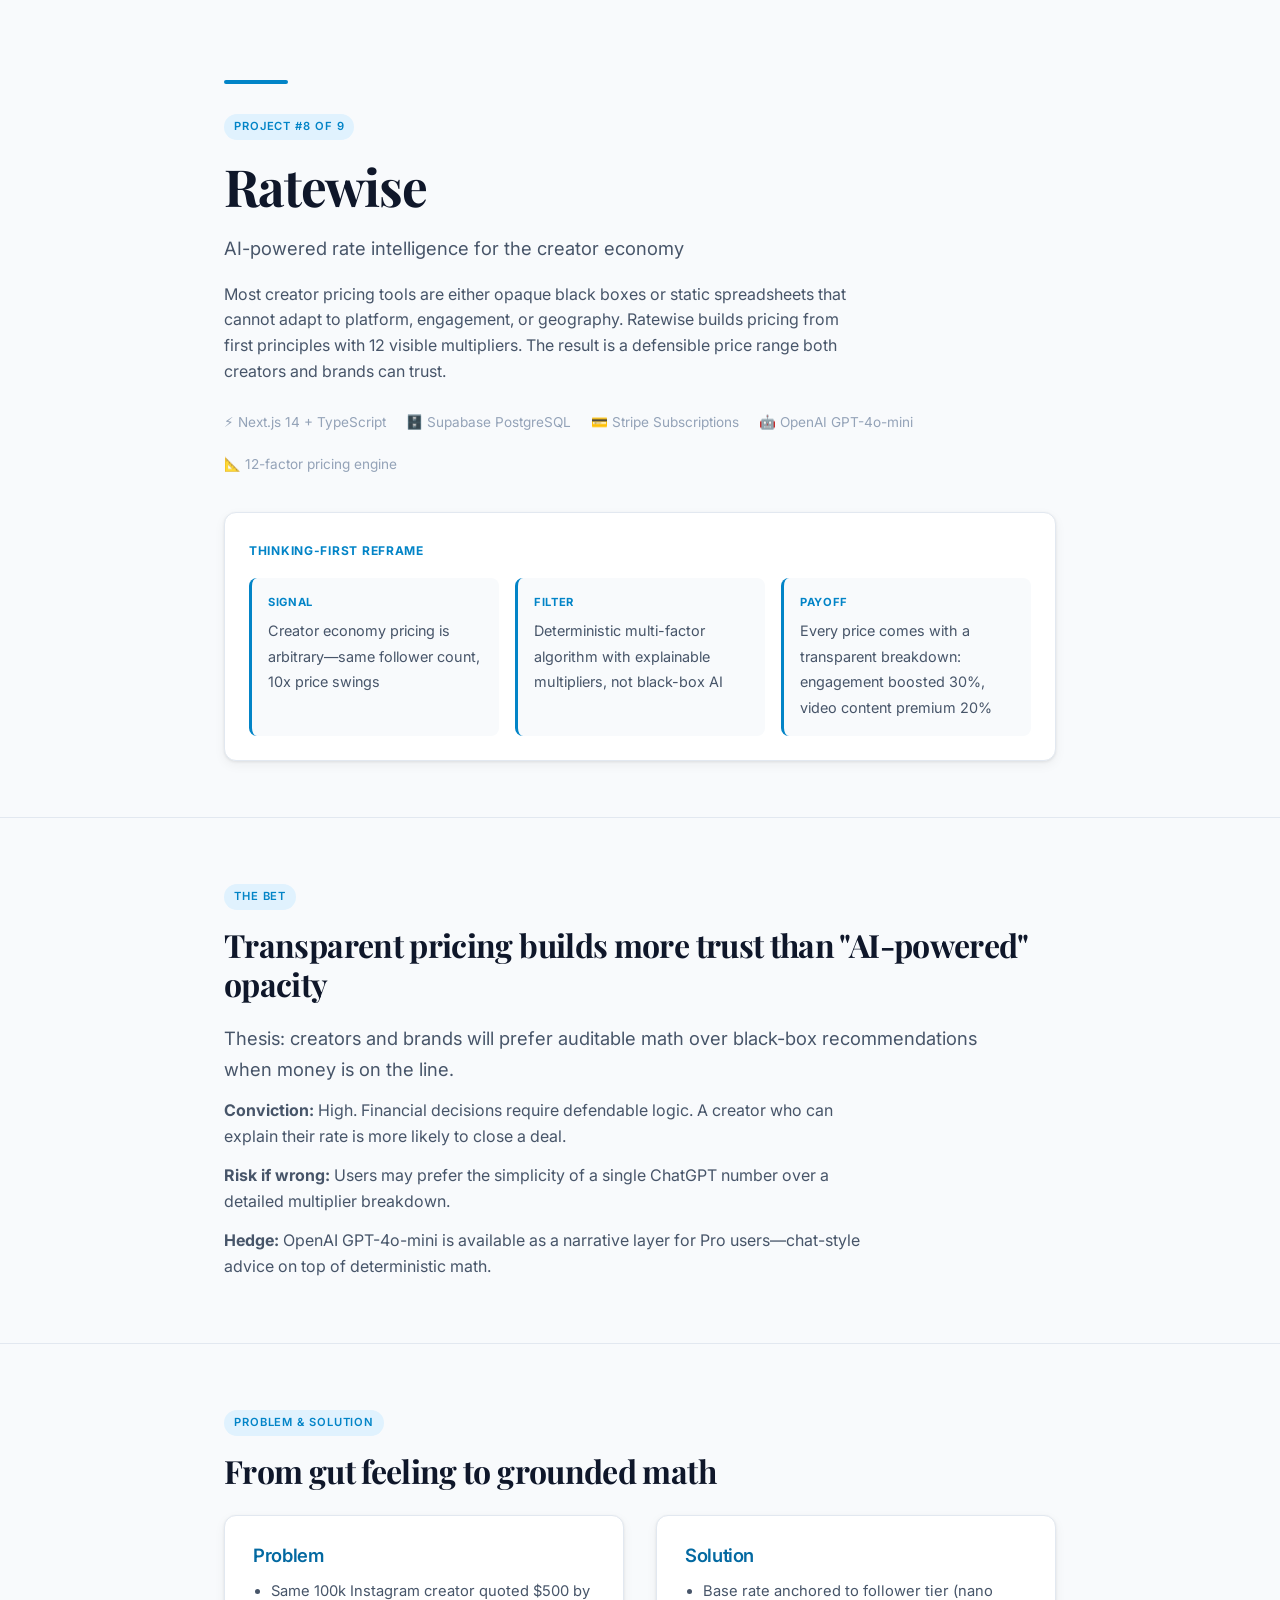
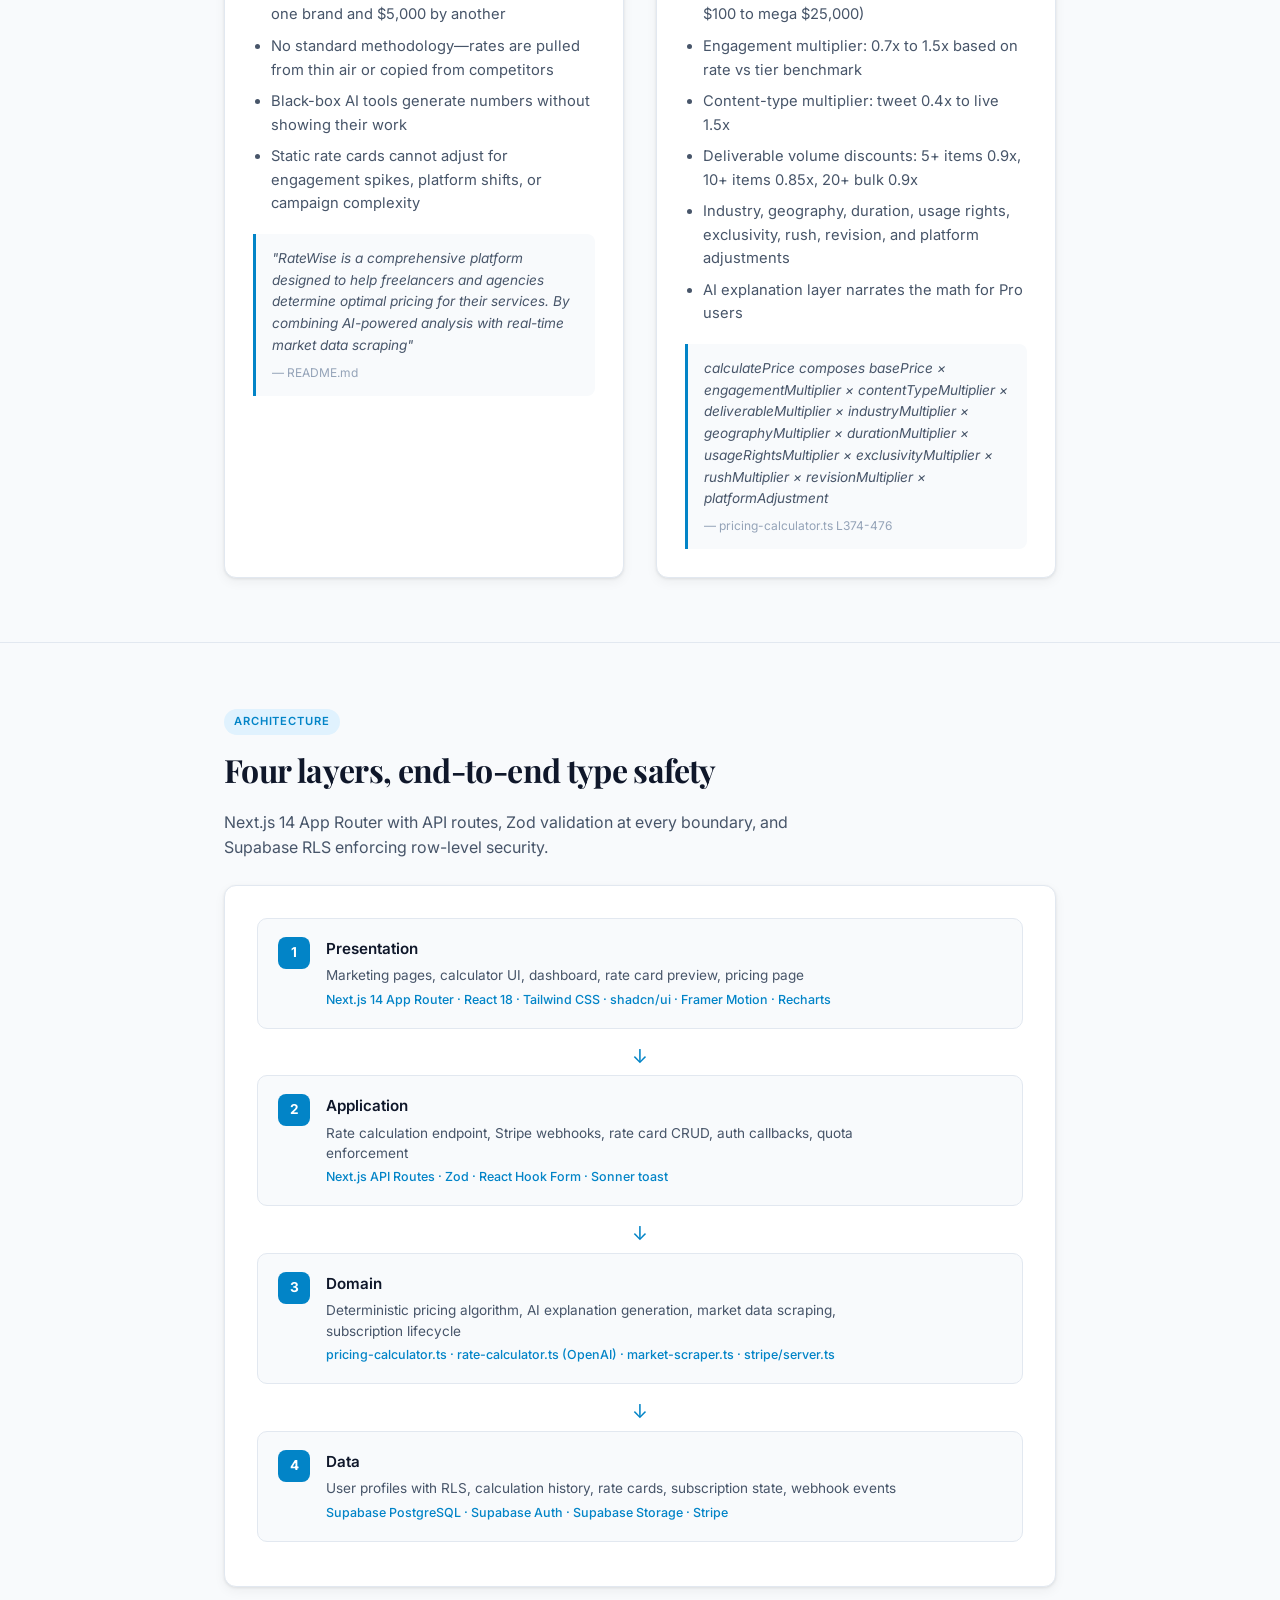
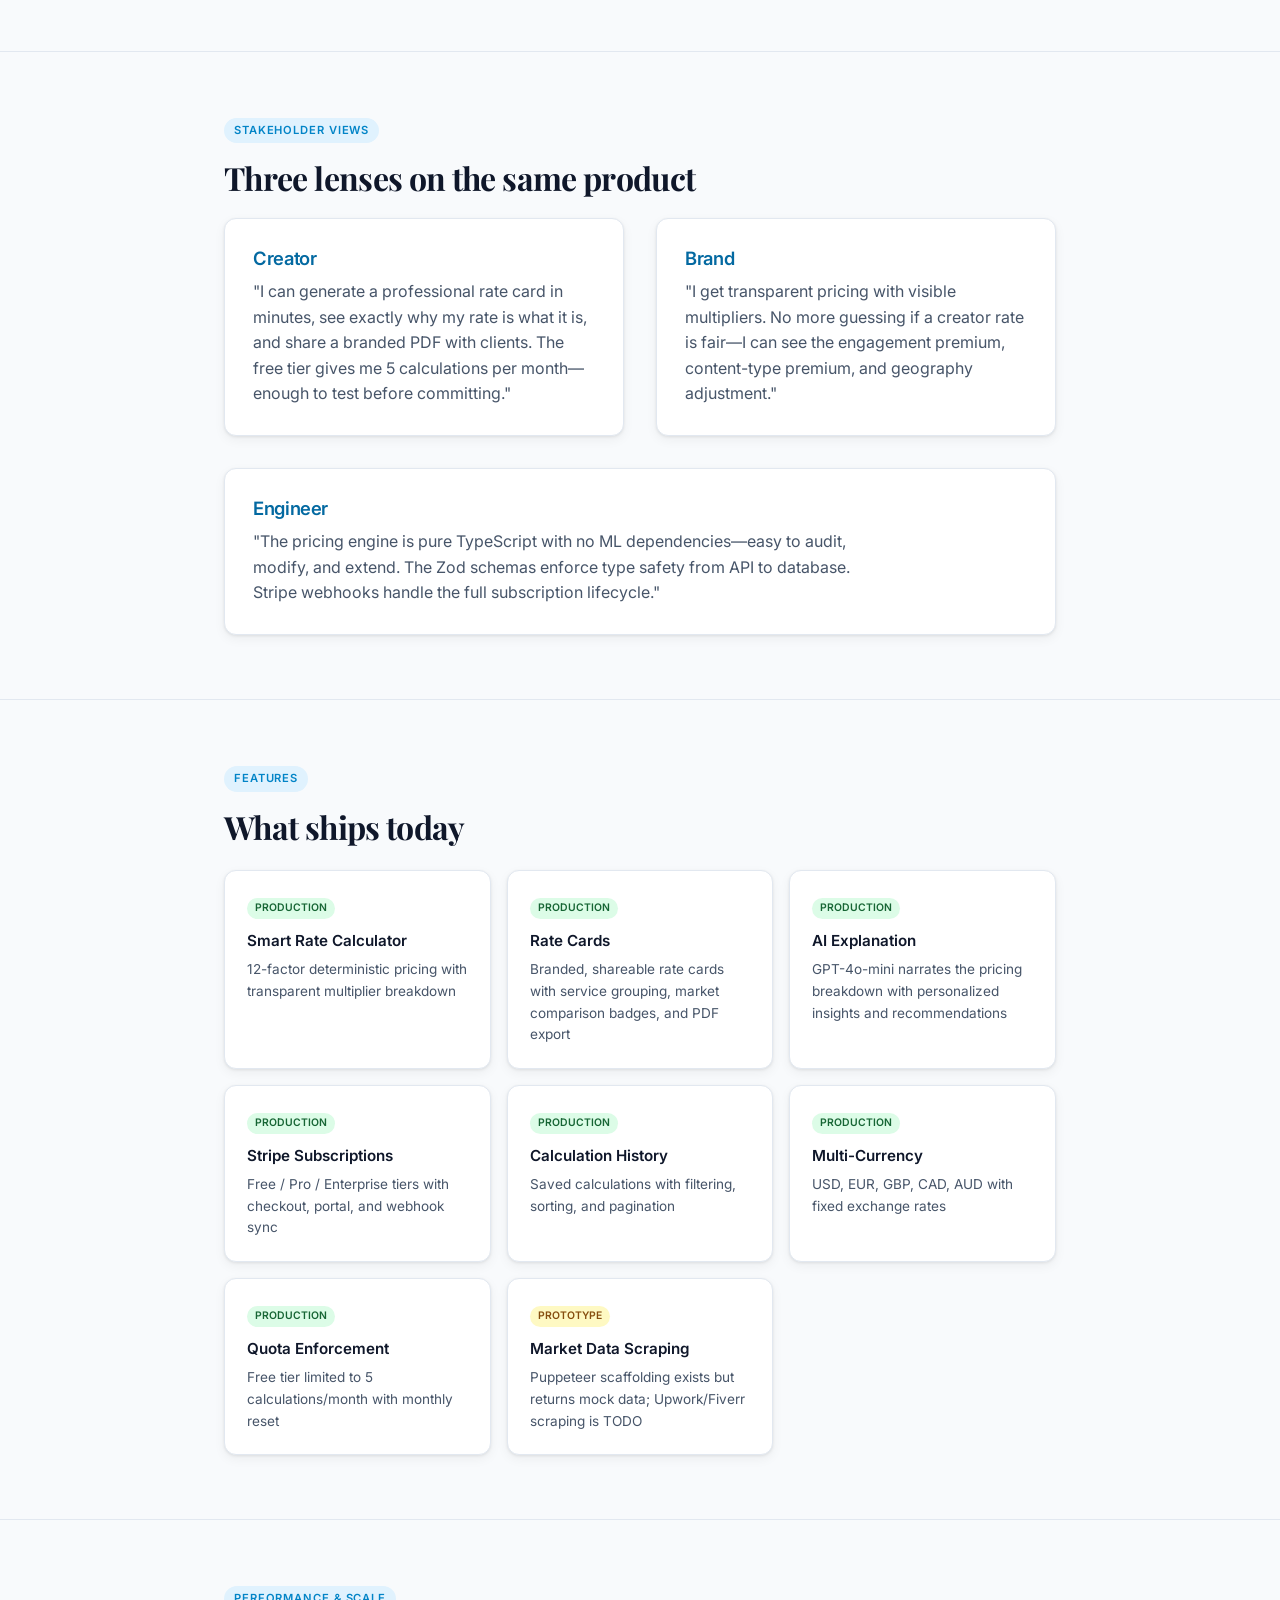
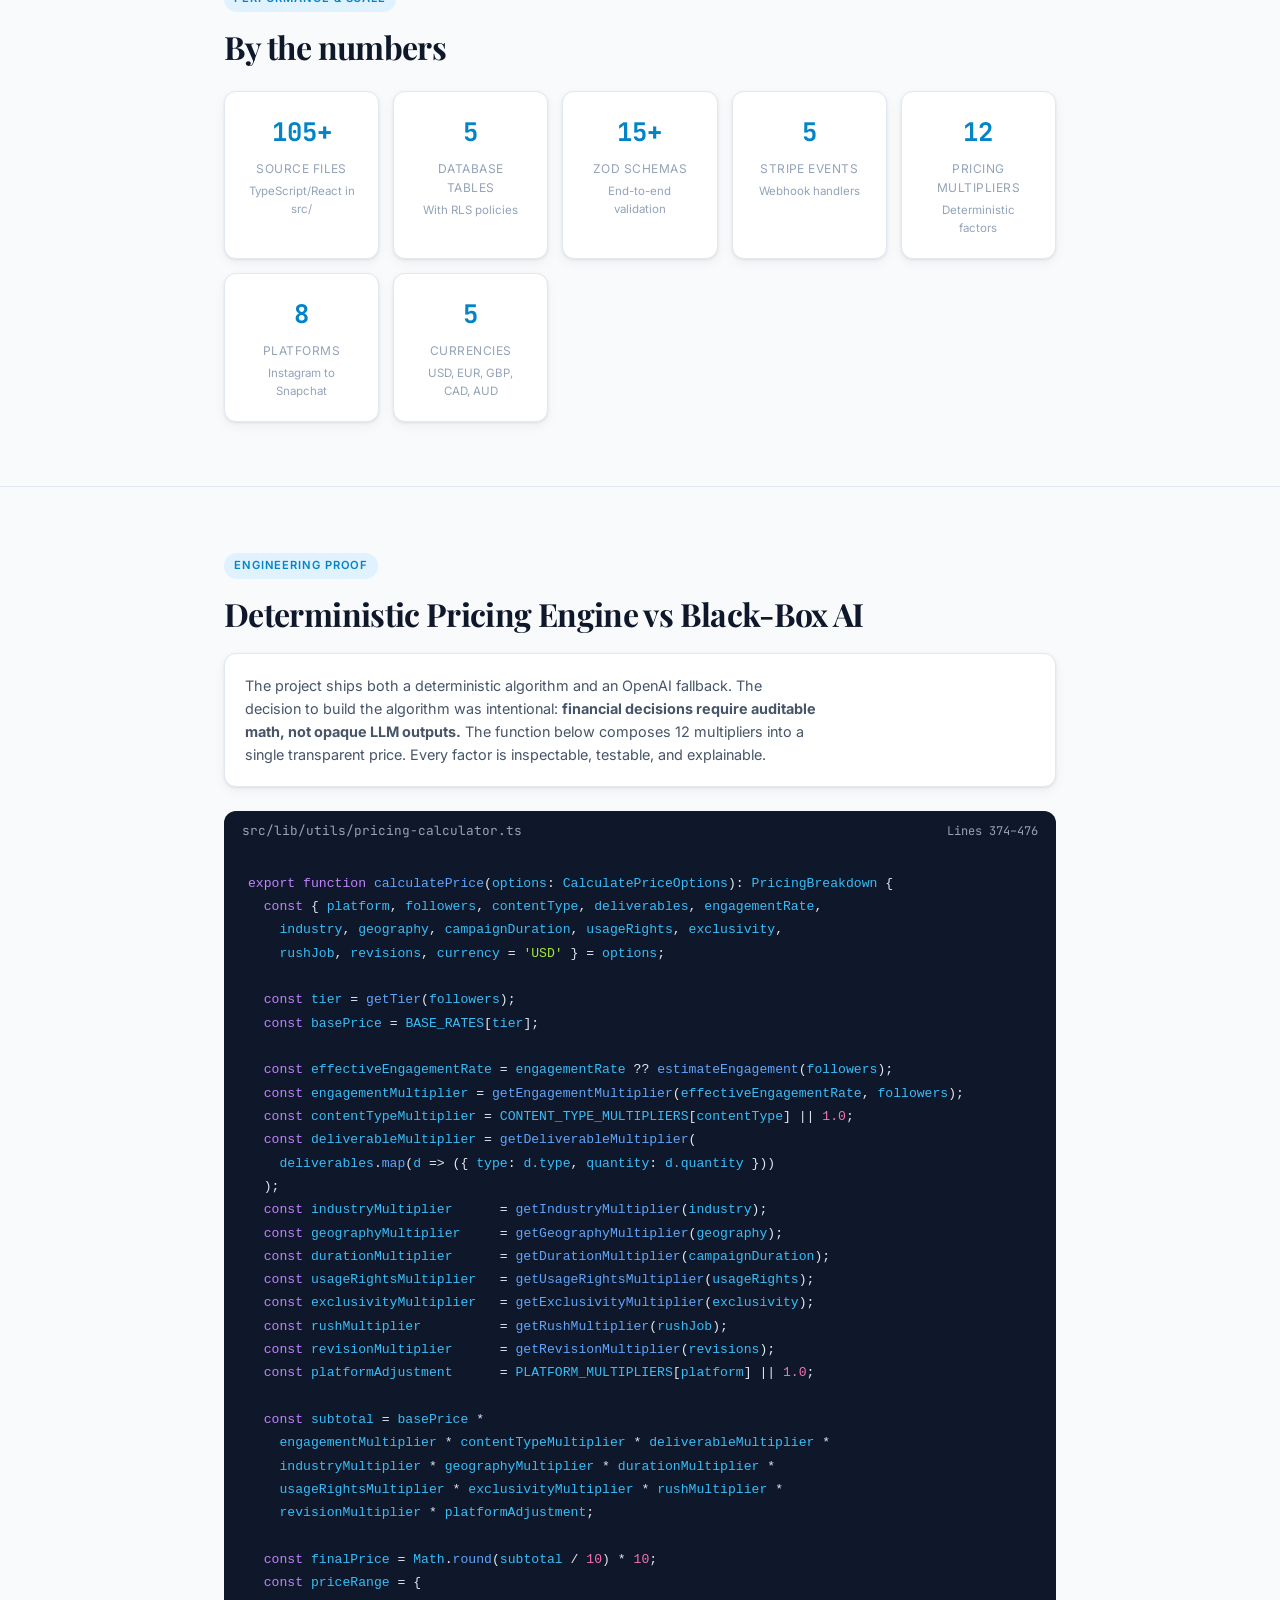
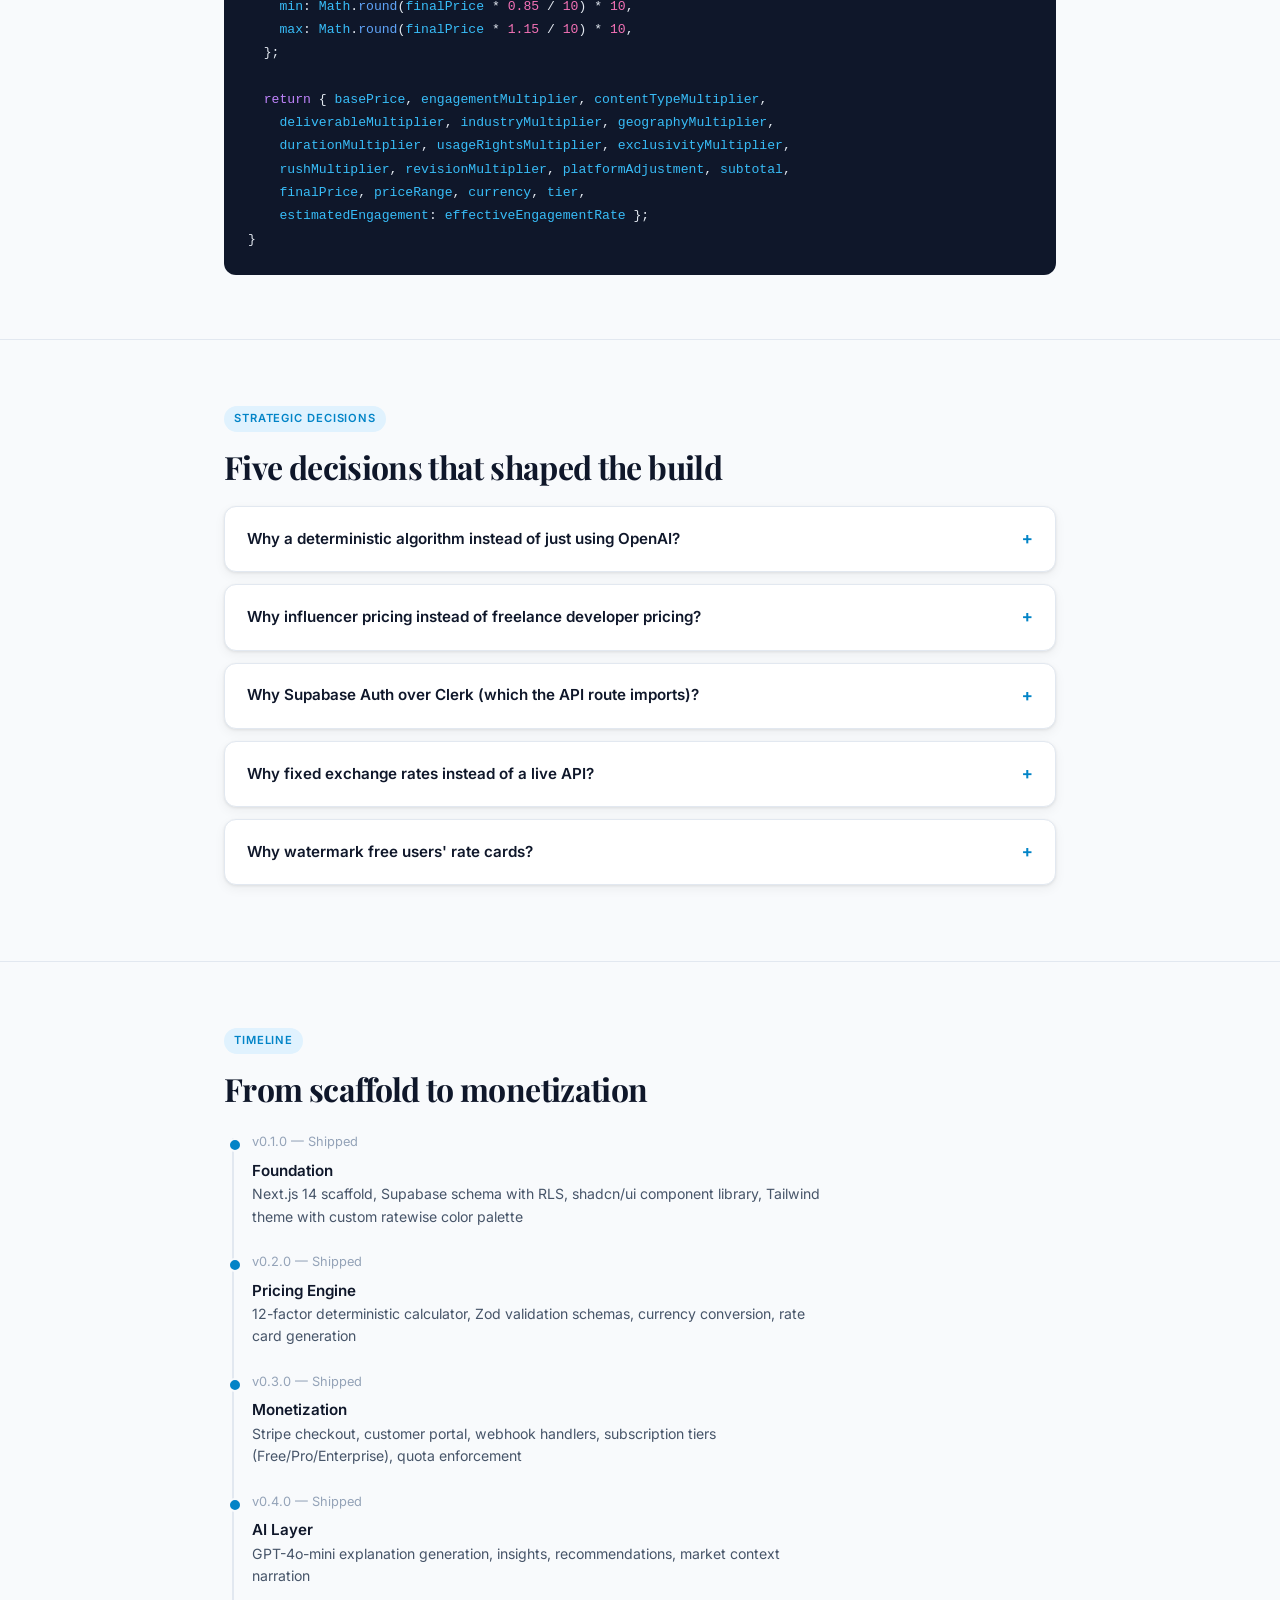
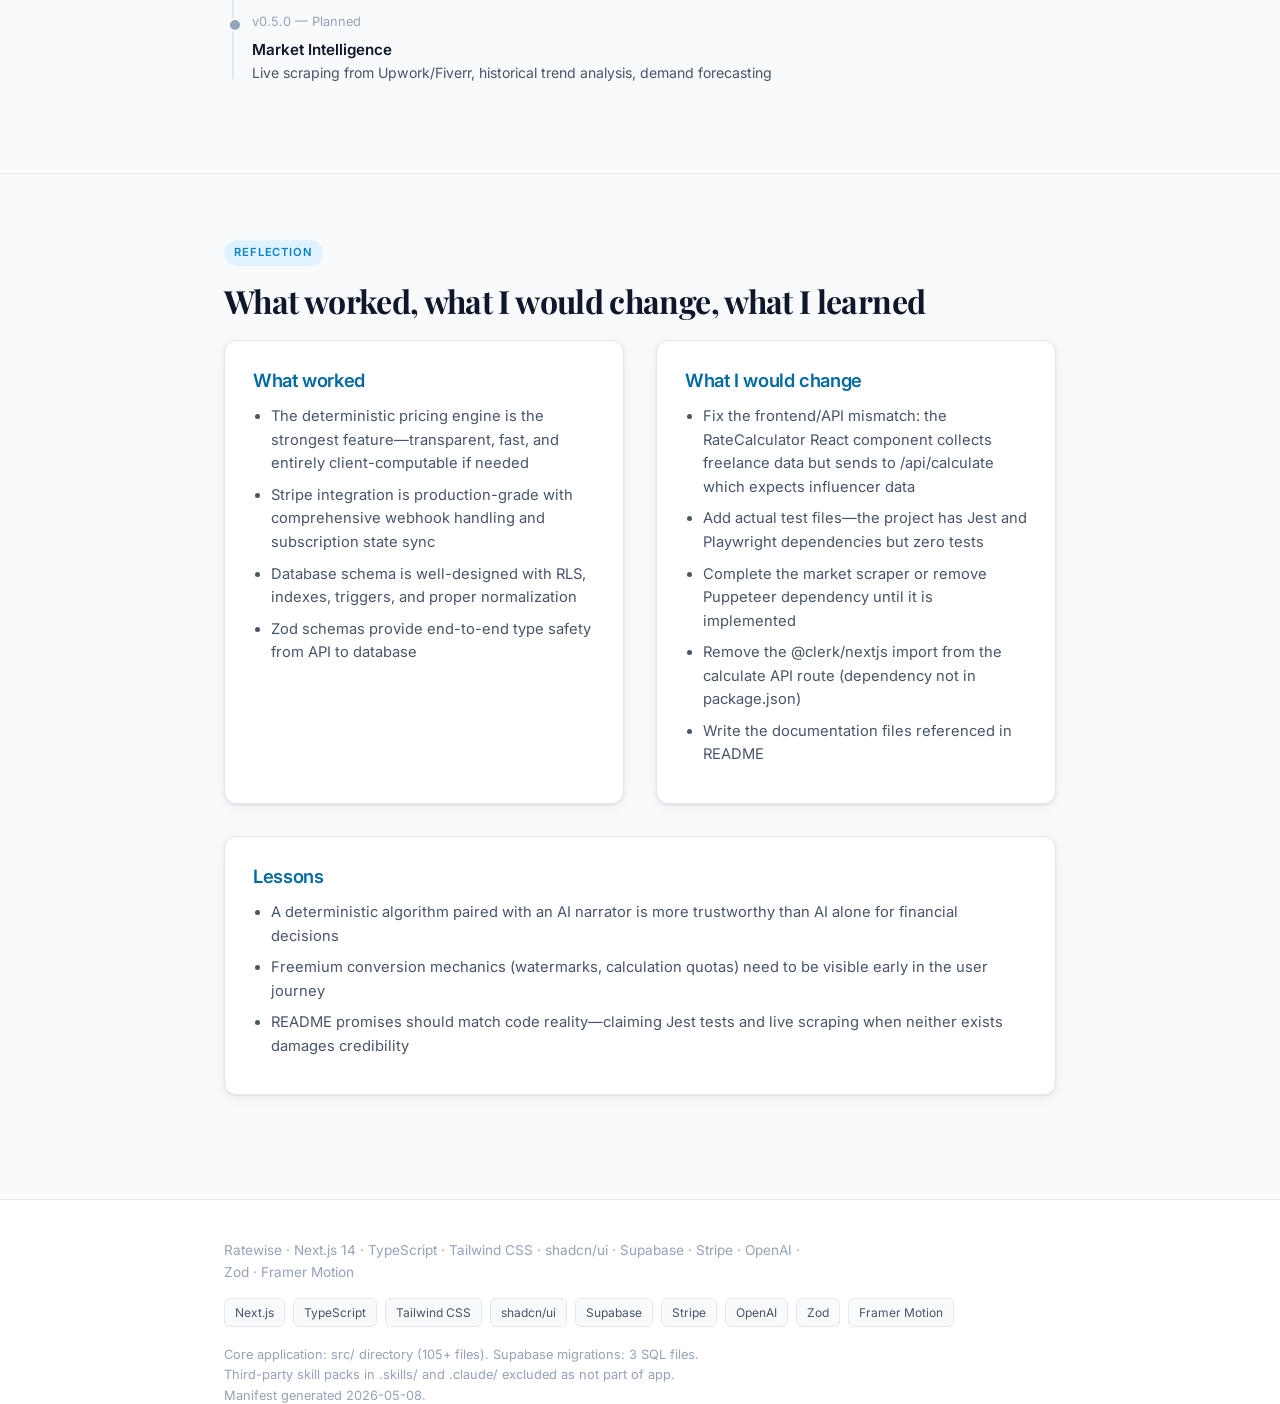
<file: projects/ratewise/index.html>
<!DOCTYPE html>
<html lang="en">
<head>
<meta charset="UTF-8">
<meta name="viewport" content="width=device-width, initial-scale=1.0">
<title>Ratewise — Portfolio Preview</title>
<link rel="preconnect" href="https://fonts.googleapis.com">
<link href="https://fonts.googleapis.com/css2?family=Inter:wght@300;400;500;600;700&family=Playfair+Display:wght@600;700&family=JetBrains+Mono:wght@400;500&display=swap" rel="stylesheet">
<style>
  :root {
    --ground: #f8fafc;
    --ground-elevated: #ffffff;
    --text: #0f172a;
    --text-secondary: #475569;
    --text-muted: #94a3b8;
    --accent: #0284C7;
    --accent-light: #e0f2fe;
    --accent-dark: #0369a1;
    --border: #e2e8f0;
    --radius: 12px;
    --shadow: 0 1px 3px rgba(0,0,0,0.08), 0 4px 12px rgba(0,0,0,0.05);
    --shadow-lg: 0 4px 6px -1px rgba(0,0,0,0.1), 0 12px 24px rgba(0,0,0,0.08);
    --font-sans: 'Inter', system-ui, sans-serif;
    --font-display: 'Playfair Display', Georgia, serif;
    --font-mono: 'JetBrains Mono', monospace;
  }
  * { box-sizing: border-box; margin: 0; padding: 0; }
  html { scroll-behavior: smooth; }
  body {
    font-family: var(--font-sans);
    background: var(--ground);
    color: var(--text);
    line-height: 1.6;
    -webkit-font-smoothing: antialiased;
  }
  .container { max-width: 880px; margin: 0 auto; padding: 0 24px; }
  .reveal { opacity: 0; transform: translateY(28px); transition: opacity 0.7s ease, transform 0.7s ease; }
  .reveal.visible { opacity: 1; transform: translateY(0); }
  section { padding: 64px 0; }
  section + section { border-top: 1px solid var(--border); }
  .tag {
    display: inline-block; font-size: 0.7rem; font-weight: 600;
    text-transform: uppercase; letter-spacing: 0.08em;
    color: var(--accent); background: var(--accent-light);
    padding: 4px 10px; border-radius: 999px; margin-bottom: 16px;
  }
  h1, h2, h3 {
    font-family: var(--font-display);
    font-weight: 700; letter-spacing: -0.02em; line-height: 1.2;
  }
  h1 { font-size: clamp(2.2rem, 5vw, 3.2rem); }
  h2 { font-size: clamp(1.5rem, 3.5vw, 2rem); margin-bottom: 20px; }
  h3 { font-size: 1.15rem; margin-bottom: 10px; font-family: var(--font-sans); font-weight: 600; }
  p { color: var(--text-secondary); max-width: 64ch; }
  p + p { margin-top: 14px; }
  .lead { font-size: 1.15rem; line-height: 1.65; color: var(--text-secondary); }

  /* Hero */
  .hero { padding: 80px 0 56px; }
  .hero__accent {
    width: 64px; height: 4px; background: var(--accent); border-radius: 2px; margin-bottom: 28px;
  }
  .hero__meta {
    display: flex; gap: 20px; flex-wrap: wrap; margin-top: 28px;
    font-size: 0.85rem; color: var(--text-muted);
  }
  .hero__meta span { display: flex; align-items: center; gap: 6px; }
  .hero__reframe {
    margin-top: 36px; padding: 24px; background: var(--ground-elevated);
    border: 1px solid var(--border); border-radius: var(--radius);
    box-shadow: var(--shadow);
  }
  .hero__reframe-grid {
    display: grid; grid-template-columns: repeat(auto-fit, minmax(220px, 1fr)); gap: 16px; margin-top: 16px;
  }
  .hero__reframe-item {
    padding: 16px; background: var(--ground); border-radius: 8px; border-left: 3px solid var(--accent);
  }
  .hero__reframe-item strong { display: block; font-size: 0.7rem; text-transform: uppercase; letter-spacing: 0.06em; color: var(--accent); margin-bottom: 6px; }
  .hero__reframe-item span { font-size: 0.9rem; color: var(--text-secondary); line-height: 1.45; }

  /* Problem/Solution */
  .ps-grid { display: grid; grid-template-columns: 1fr 1fr; gap: 32px; margin-top: 24px; }
  @media (max-width: 720px) { .ps-grid { grid-template-columns: 1fr; } }
  .ps-card {
    background: var(--ground-elevated); border: 1px solid var(--border);
    border-radius: var(--radius); padding: 28px; box-shadow: var(--shadow);
  }
  .ps-card h3 { color: var(--accent-dark); }
  .ps-card ul { margin-top: 14px; padding-left: 18px; }
  .ps-card li { color: var(--text-secondary); font-size: 0.92rem; margin-bottom: 8px; }
  .quote-box {
    margin-top: 18px; padding: 14px 16px; background: var(--ground);
    border-left: 3px solid var(--accent); border-radius: 0 8px 8px 0; font-size: 0.85rem;
    color: var(--text-secondary); font-style: italic;
  }
  .quote-box cite { display: block; margin-top: 6px; font-size: 0.75rem; color: var(--text-muted); font-style: normal; }

  /* Architecture */
  .arch-diagram {
    background: var(--ground-elevated); border: 1px solid var(--border);
    border-radius: var(--radius); padding: 32px; margin-top: 24px; box-shadow: var(--shadow);
  }
  .arch-layer {
    display: flex; align-items: flex-start; gap: 16px; padding: 18px 20px;
    background: var(--ground); border-radius: 10px; margin-bottom: 12px;
    border: 1px solid var(--border); transition: transform 0.2s ease, box-shadow 0.2s ease;
  }
  .arch-layer:hover { transform: translateY(-2px); box-shadow: var(--shadow-lg); }
  .arch-layer__num {
    width: 32px; height: 32px; border-radius: 8px; background: var(--accent);
    color: #fff; display: flex; align-items: center; justify-content: center;
    font-weight: 700; font-size: 0.85rem; flex-shrink: 0;
  }
  .arch-layer__content h4 { font-size: 0.95rem; font-weight: 600; margin-bottom: 4px; }
  .arch-layer__content p { font-size: 0.85rem; color: var(--text-secondary); line-height: 1.5; }
  .arch-layer__content .tech { font-size: 0.78rem; color: var(--accent); margin-top: 4px; font-weight: 500; }
  .arch-arrow { text-align: center; color: var(--accent); font-size: 1.2rem; margin: 4px 0; }

  /* Features */
  .feature-grid { display: grid; grid-template-columns: repeat(auto-fit, minmax(260px, 1fr)); gap: 16px; margin-top: 24px; }
  .feature-card {
    background: var(--ground-elevated); border: 1px solid var(--border);
    border-radius: var(--radius); padding: 22px; box-shadow: var(--shadow);
  }
  .feature-card .status {
    display: inline-block; font-size: 0.65rem; font-weight: 600; text-transform: uppercase;
    padding: 2px 8px; border-radius: 999px; margin-bottom: 10px;
  }
  .status--production { background: #dcfce7; color: #166534; }
  .status--prototype { background: #fef9c3; color: #854d0e; }
  .status--planned { background: #f1f5f9; color: #475569; }
  .feature-card h4 { font-size: 0.95rem; font-weight: 600; margin-bottom: 6px; }
  .feature-card p { font-size: 0.85rem; color: var(--text-secondary); }

  /* Metrics */
  .metrics-grid { display: grid; grid-template-columns: repeat(auto-fit, minmax(140px, 1fr)); gap: 14px; margin-top: 24px; }
  .metric-box {
    background: var(--ground-elevated); border: 1px solid var(--border);
    border-radius: var(--radius); padding: 20px; text-align: center; box-shadow: var(--shadow);
  }
  .metric-box__value { font-size: 1.6rem; font-weight: 700; color: var(--accent); font-family: var(--font-mono); }
  .metric-box__label { font-size: 0.75rem; color: var(--text-muted); margin-top: 6px; text-transform: uppercase; letter-spacing: 0.04em; }
  .metric-box__ctx { font-size: 0.72rem; color: var(--text-muted); margin-top: 4px; }

  /* Code Exhibit */
  .code-exhibit { margin-top: 24px; }
  .code-header {
    background: #0f172a; color: #94a3b8; padding: 10px 18px; border-radius: var(--radius) var(--radius) 0 0;
    font-size: 0.8rem; font-family: var(--font-mono); display: flex; justify-content: space-between; align-items: center;
  }
  .code-block {
    background: #0f172a; color: #e2e8f0; padding: 20px 24px 24px;
    border-radius: 0 0 var(--radius) var(--radius); overflow-x: auto; font-family: var(--font-mono);
    font-size: 0.82rem; line-height: 1.7;
  }
  .code-block .k { color: #c084fc; } /* keyword */
  .code-block .f { color: #60a5fa; } /* function */
  .code-block .t { color: #38bdf8; } /* type */
  .code-block .s { color: #a3e635; } /* string */
  .code-block .n { color: #f472b6; } /* number */
  .code-block .c { color: #64748b; } /* comment */
  .code-context {
    background: var(--ground-elevated); border: 1px solid var(--border);
    border-radius: var(--radius); padding: 20px; margin-bottom: 16px; box-shadow: var(--shadow);
  }
  .code-context p { font-size: 0.9rem; }

  /* Decisions */
  details { background: var(--ground-elevated); border: 1px solid var(--border); border-radius: var(--radius); margin-bottom: 12px; overflow: hidden; box-shadow: var(--shadow); }
  summary {
    padding: 18px 22px; cursor: pointer; font-weight: 600; font-size: 0.95rem;
    list-style: none; display: flex; justify-content: space-between; align-items: center;
  }
  summary::after { content: '+'; font-family: var(--font-mono); color: var(--accent); font-size: 1.1rem; }
  details[open] summary::after { content: '−'; }
  summary:hover { background: var(--ground); }
  .decision-body { padding: 0 22px 22px; }
  .decision-body p { font-size: 0.9rem; }
  .impact-tag {
    display: inline-block; font-size: 0.65rem; font-weight: 700; text-transform: uppercase;
    padding: 3px 10px; border-radius: 999px; margin-top: 12px;
  }
  .impact-high { background: #fee2e2; color: #991b1b; }
  .impact-medium { background: #fef3c7; color: #92400e; }
  .impact-low { background: #e0f2fe; color: #075985; }

  /* Timeline */
  .timeline { position: relative; margin-top: 24px; padding-left: 28px; }
  .timeline::before {
    content: ''; position: absolute; left: 8px; top: 6px; bottom: 6px;
    width: 2px; background: var(--border);
  }
  .timeline-item { position: relative; margin-bottom: 24px; }
  .timeline-item::before {
    content: ''; position: absolute; left: -24px; top: 6px;
    width: 10px; height: 10px; border-radius: 50%; background: var(--accent); border: 2px solid var(--ground);
  }
  .timeline-item.future::before { background: var(--text-muted); }
  .timeline-item h4 { font-size: 0.95rem; font-weight: 600; }
  .timeline-item .tl-meta { font-size: 0.8rem; color: var(--text-muted); margin-bottom: 6px; }
  .timeline-item p { font-size: 0.88rem; }

  /* Footer */
  footer { background: var(--ground-elevated); border-top: 1px solid var(--border); padding: 40px 0; margin-top: 40px; }
  .footer__tags { display: flex; flex-wrap: wrap; gap: 8px; margin-top: 14px; }
  .footer__tag {
    font-size: 0.75rem; color: var(--text-secondary); background: var(--ground);
    border: 1px solid var(--border); padding: 4px 10px; border-radius: 6px;
  }
  .footer__note { font-size: 0.8rem; color: var(--text-muted); margin-top: 18px; max-width: 60ch; }
</style>
</head>
<body>

<!-- HERO -->
<section class="hero reveal">
  <div class="container">
    <div class="hero__accent"></div>
    <div class="tag">Project #8 of 9</div>
    <h1>Ratewise</h1>
    <p class="lead" style="margin-top:16px;max-width:56ch;">AI-powered rate intelligence for the creator economy</p>
    <p style="margin-top:18px;max-width:64ch;">Most creator pricing tools are either opaque black boxes or static spreadsheets that cannot adapt to platform, engagement, or geography. Ratewise builds pricing from first principles with 12 visible multipliers. The result is a defensible price range both creators and brands can trust.</p>
    <div class="hero__meta">
      <span>⚡ Next.js 14 + TypeScript</span>
      <span>🗄️ Supabase PostgreSQL</span>
      <span>💳 Stripe Subscriptions</span>
      <span>🤖 OpenAI GPT-4o-mini</span>
      <span>📐 12-factor pricing engine</span>
    </div>
    <div class="hero__reframe">
      <strong style="font-size:0.75rem;text-transform:uppercase;letter-spacing:0.06em;color:var(--accent);">Thinking-First Reframe</strong>
      <div class="hero__reframe-grid">
        <div class="hero__reframe-item"><strong>Signal</strong><span>Creator economy pricing is arbitrary—same follower count, 10x price swings</span></div>
        <div class="hero__reframe-item"><strong>Filter</strong><span>Deterministic multi-factor algorithm with explainable multipliers, not black-box AI</span></div>
        <div class="hero__reframe-item"><strong>Payoff</strong><span>Every price comes with a transparent breakdown: engagement boosted 30%, video content premium 20%</span></div>
      </div>
    </div>
  </div>
</section>

<!-- THE BET -->
<section class="reveal">
  <div class="container">
    <div class="tag">The Bet</div>
    <h2>Transparent pricing builds more trust than "AI-powered" opacity</h2>
    <p class="lead">Thesis: creators and brands will prefer auditable math over black-box recommendations when money is on the line.</p>
    <p><strong>Conviction:</strong> High. Financial decisions require defendable logic. A creator who can explain their rate is more likely to close a deal.</p>
    <p><strong>Risk if wrong:</strong> Users may prefer the simplicity of a single ChatGPT number over a detailed multiplier breakdown.</p>
    <p><strong>Hedge:</strong> OpenAI GPT-4o-mini is available as a narrative layer for Pro users—chat-style advice on top of deterministic math.</p>
  </div>
</section>

<!-- PROBLEM / SOLUTION -->
<section class="reveal">
  <div class="container">
    <div class="tag">Problem & Solution</div>
    <h2>From gut feeling to grounded math</h2>
    <div class="ps-grid">
      <div class="ps-card">
        <h3>Problem</h3>
        <ul>
          <li>Same 100k Instagram creator quoted $500 by one brand and $5,000 by another</li>
          <li>No standard methodology—rates are pulled from thin air or copied from competitors</li>
          <li>Black-box AI tools generate numbers without showing their work</li>
          <li>Static rate cards cannot adjust for engagement spikes, platform shifts, or campaign complexity</li>
        </ul>
        <div class="quote-box">
          "RateWise is a comprehensive platform designed to help freelancers and agencies determine optimal pricing for their services. By combining AI-powered analysis with real-time market data scraping"
          <cite>— README.md</cite>
        </div>
      </div>
      <div class="ps-card">
        <h3>Solution</h3>
        <ul>
          <li>Base rate anchored to follower tier (nano $100 to mega $25,000)</li>
          <li>Engagement multiplier: 0.7x to 1.5x based on rate vs tier benchmark</li>
          <li>Content-type multiplier: tweet 0.4x to live 1.5x</li>
          <li>Deliverable volume discounts: 5+ items 0.9x, 10+ items 0.85x, 20+ bulk 0.9x</li>
          <li>Industry, geography, duration, usage rights, exclusivity, rush, revision, and platform adjustments</li>
          <li>AI explanation layer narrates the math for Pro users</li>
        </ul>
        <div class="quote-box">
          calculatePrice composes basePrice × engagementMultiplier × contentTypeMultiplier × deliverableMultiplier × industryMultiplier × geographyMultiplier × durationMultiplier × usageRightsMultiplier × exclusivityMultiplier × rushMultiplier × revisionMultiplier × platformAdjustment
          <cite>— pricing-calculator.ts L374-476</cite>
        </div>
      </div>
    </div>
  </div>
</section>

<!-- ARCHITECTURE -->
<section class="reveal">
  <div class="container">
    <div class="tag">Architecture</div>
    <h2>Four layers, end-to-end type safety</h2>
    <p>Next.js 14 App Router with API routes, Zod validation at every boundary, and Supabase RLS enforcing row-level security.</p>
    <div class="arch-diagram">
      <div class="arch-layer">
        <div class="arch-layer__num">1</div>
        <div class="arch-layer__content">
          <h4>Presentation</h4>
          <p>Marketing pages, calculator UI, dashboard, rate card preview, pricing page</p>
          <div class="tech">Next.js 14 App Router · React 18 · Tailwind CSS · shadcn/ui · Framer Motion · Recharts</div>
        </div>
      </div>
      <div class="arch-arrow">↓</div>
      <div class="arch-layer">
        <div class="arch-layer__num">2</div>
        <div class="arch-layer__content">
          <h4>Application</h4>
          <p>Rate calculation endpoint, Stripe webhooks, rate card CRUD, auth callbacks, quota enforcement</p>
          <div class="tech">Next.js API Routes · Zod · React Hook Form · Sonner toast</div>
        </div>
      </div>
      <div class="arch-arrow">↓</div>
      <div class="arch-layer">
        <div class="arch-layer__num">3</div>
        <div class="arch-layer__content">
          <h4>Domain</h4>
          <p>Deterministic pricing algorithm, AI explanation generation, market data scraping, subscription lifecycle</p>
          <div class="tech">pricing-calculator.ts · rate-calculator.ts (OpenAI) · market-scraper.ts · stripe/server.ts</div>
        </div>
      </div>
      <div class="arch-arrow">↓</div>
      <div class="arch-layer">
        <div class="arch-layer__num">4</div>
        <div class="arch-layer__content">
          <h4>Data</h4>
          <p>User profiles with RLS, calculation history, rate cards, subscription state, webhook events</p>
          <div class="tech">Supabase PostgreSQL · Supabase Auth · Supabase Storage · Stripe</div>
        </div>
      </div>
    </div>
  </div>
</section>

<!-- STAKEHOLDER VIEWS -->
<section class="reveal">
  <div class="container">
    <div class="tag">Stakeholder Views</div>
    <h2>Three lenses on the same product</h2>
    <div class="ps-grid" style="margin-top:20px;">
      <div class="ps-card">
        <h3>Creator</h3>
        <p>"I can generate a professional rate card in minutes, see exactly why my rate is what it is, and share a branded PDF with clients. The free tier gives me 5 calculations per month—enough to test before committing."</p>
      </div>
      <div class="ps-card">
        <h3>Brand</h3>
        <p>"I get transparent pricing with visible multipliers. No more guessing if a creator rate is fair—I can see the engagement premium, content-type premium, and geography adjustment."</p>
      </div>
      <div class="ps-card" style="grid-column:1 / -1;">
        <h3>Engineer</h3>
        <p>"The pricing engine is pure TypeScript with no ML dependencies—easy to audit, modify, and extend. The Zod schemas enforce type safety from API to database. Stripe webhooks handle the full subscription lifecycle."</p>
      </div>
    </div>
  </div>
</section>

<!-- FEATURES -->
<section class="reveal">
  <div class="container">
    <div class="tag">Features</div>
    <h2>What ships today</h2>
    <div class="feature-grid">
      <div class="feature-card">
        <span class="status status--production">Production</span>
        <h4>Smart Rate Calculator</h4>
        <p>12-factor deterministic pricing with transparent multiplier breakdown</p>
      </div>
      <div class="feature-card">
        <span class="status status--production">Production</span>
        <h4>Rate Cards</h4>
        <p>Branded, shareable rate cards with service grouping, market comparison badges, and PDF export</p>
      </div>
      <div class="feature-card">
        <span class="status status--production">Production</span>
        <h4>AI Explanation</h4>
        <p>GPT-4o-mini narrates the pricing breakdown with personalized insights and recommendations</p>
      </div>
      <div class="feature-card">
        <span class="status status--production">Production</span>
        <h4>Stripe Subscriptions</h4>
        <p>Free / Pro / Enterprise tiers with checkout, portal, and webhook sync</p>
      </div>
      <div class="feature-card">
        <span class="status status--production">Production</span>
        <h4>Calculation History</h4>
        <p>Saved calculations with filtering, sorting, and pagination</p>
      </div>
      <div class="feature-card">
        <span class="status status--production">Production</span>
        <h4>Multi-Currency</h4>
        <p>USD, EUR, GBP, CAD, AUD with fixed exchange rates</p>
      </div>
      <div class="feature-card">
        <span class="status status--production">Production</span>
        <h4>Quota Enforcement</h4>
        <p>Free tier limited to 5 calculations/month with monthly reset</p>
      </div>
      <div class="feature-card">
        <span class="status status--prototype">Prototype</span>
        <h4>Market Data Scraping</h4>
        <p>Puppeteer scaffolding exists but returns mock data; Upwork/Fiverr scraping is TODO</p>
      </div>
    </div>
  </div>
</section>

<!-- PERFORMANCE -->
<section class="reveal">
  <div class="container">
    <div class="tag">Performance & Scale</div>
    <h2>By the numbers</h2>
    <div class="metrics-grid">
      <div class="metric-box">
        <div class="metric-box__value">105+</div>
        <div class="metric-box__label">Source files</div>
        <div class="metric-box__ctx">TypeScript/React in src/</div>
      </div>
      <div class="metric-box">
        <div class="metric-box__value">5</div>
        <div class="metric-box__label">Database tables</div>
        <div class="metric-box__ctx">With RLS policies</div>
      </div>
      <div class="metric-box">
        <div class="metric-box__value">15+</div>
        <div class="metric-box__label">Zod schemas</div>
        <div class="metric-box__ctx">End-to-end validation</div>
      </div>
      <div class="metric-box">
        <div class="metric-box__value">5</div>
        <div class="metric-box__label">Stripe events</div>
        <div class="metric-box__ctx">Webhook handlers</div>
      </div>
      <div class="metric-box">
        <div class="metric-box__value">12</div>
        <div class="metric-box__label">Pricing multipliers</div>
        <div class="metric-box__ctx">Deterministic factors</div>
      </div>
      <div class="metric-box">
        <div class="metric-box__value">8</div>
        <div class="metric-box__label">Platforms</div>
        <div class="metric-box__ctx">Instagram to Snapchat</div>
      </div>
      <div class="metric-box">
        <div class="metric-box__value">5</div>
        <div class="metric-box__label">Currencies</div>
        <div class="metric-box__ctx">USD, EUR, GBP, CAD, AUD</div>
      </div>
    </div>
  </div>
</section>

<!-- CODE EXHIBIT -->
<section class="reveal">
  <div class="container">
    <div class="tag">Engineering Proof</div>
    <h2>Deterministic Pricing Engine vs Black-Box AI</h2>
    <div class="code-context">
      <p>The project ships both a deterministic algorithm and an OpenAI fallback. The decision to build the algorithm was intentional: <strong>financial decisions require auditable math, not opaque LLM outputs.</strong> The function below composes 12 multipliers into a single transparent price. Every factor is inspectable, testable, and explainable.</p>
    </div>
    <div class="code-exhibit">
      <div class="code-header">
        <span>src/lib/utils/pricing-calculator.ts</span>
        <span style="font-size:0.75rem;">Lines 374–476</span>
      </div>
      <pre class="code-block"><code><span class="k">export function</span> <span class="f">calculatePrice</span>(<span class="t">options</span>: <span class="t">CalculatePriceOptions</span>): <span class="t">PricingBreakdown</span> {
  <span class="k">const</span> { <span class="t">platform</span>, <span class="t">followers</span>, <span class="t">contentType</span>, <span class="t">deliverables</span>, <span class="t">engagementRate</span>,
    <span class="t">industry</span>, <span class="t">geography</span>, <span class="t">campaignDuration</span>, <span class="t">usageRights</span>, <span class="t">exclusivity</span>,
    <span class="t">rushJob</span>, <span class="t">revisions</span>, <span class="t">currency</span> = <span class="s">'USD'</span> } = <span class="t">options</span>;

  <span class="k">const</span> <span class="t">tier</span> = <span class="f">getTier</span>(<span class="t">followers</span>);
  <span class="k">const</span> <span class="t">basePrice</span> = <span class="t">BASE_RATES</span>[<span class="t">tier</span>];

  <span class="k">const</span> <span class="t">effectiveEngagementRate</span> = <span class="t">engagementRate</span> ?? <span class="f">estimateEngagement</span>(<span class="t">followers</span>);
  <span class="k">const</span> <span class="t">engagementMultiplier</span> = <span class="f">getEngagementMultiplier</span>(<span class="t">effectiveEngagementRate</span>, <span class="t">followers</span>);
  <span class="k">const</span> <span class="t">contentTypeMultiplier</span> = <span class="t">CONTENT_TYPE_MULTIPLIERS</span>[<span class="t">contentType</span>] || <span class="n">1.0</span>;
  <span class="k">const</span> <span class="t">deliverableMultiplier</span> = <span class="f">getDeliverableMultiplier</span>(
    <span class="t">deliverables</span>.<span class="f">map</span>(<span class="t">d</span> => ({ <span class="t">type</span>: <span class="t">d.type</span>, <span class="t">quantity</span>: <span class="t">d.quantity</span> }))
  );
  <span class="k">const</span> <span class="t">industryMultiplier</span>      = <span class="f">getIndustryMultiplier</span>(<span class="t">industry</span>);
  <span class="k">const</span> <span class="t">geographyMultiplier</span>     = <span class="f">getGeographyMultiplier</span>(<span class="t">geography</span>);
  <span class="k">const</span> <span class="t">durationMultiplier</span>      = <span class="f">getDurationMultiplier</span>(<span class="t">campaignDuration</span>);
  <span class="k">const</span> <span class="t">usageRightsMultiplier</span>   = <span class="f">getUsageRightsMultiplier</span>(<span class="t">usageRights</span>);
  <span class="k">const</span> <span class="t">exclusivityMultiplier</span>   = <span class="f">getExclusivityMultiplier</span>(<span class="t">exclusivity</span>);
  <span class="k">const</span> <span class="t">rushMultiplier</span>          = <span class="f">getRushMultiplier</span>(<span class="t">rushJob</span>);
  <span class="k">const</span> <span class="t">revisionMultiplier</span>      = <span class="f">getRevisionMultiplier</span>(<span class="t">revisions</span>);
  <span class="k">const</span> <span class="t">platformAdjustment</span>      = <span class="t">PLATFORM_MULTIPLIERS</span>[<span class="t">platform</span>] || <span class="n">1.0</span>;

  <span class="k">const</span> <span class="t">subtotal</span> = <span class="t">basePrice</span> *
    <span class="t">engagementMultiplier</span> * <span class="t">contentTypeMultiplier</span> * <span class="t">deliverableMultiplier</span> *
    <span class="t">industryMultiplier</span> * <span class="t">geographyMultiplier</span> * <span class="t">durationMultiplier</span> *
    <span class="t">usageRightsMultiplier</span> * <span class="t">exclusivityMultiplier</span> * <span class="t">rushMultiplier</span> *
    <span class="t">revisionMultiplier</span> * <span class="t">platformAdjustment</span>;

  <span class="k">const</span> <span class="t">finalPrice</span> = <span class="t">Math</span>.<span class="f">round</span>(<span class="t">subtotal</span> / <span class="n">10</span>) * <span class="n">10</span>;
  <span class="k">const</span> <span class="t">priceRange</span> = {
    <span class="t">min</span>: <span class="t">Math</span>.<span class="f">round</span>(<span class="t">finalPrice</span> * <span class="n">0.85</span> / <span class="n">10</span>) * <span class="n">10</span>,
    <span class="t">max</span>: <span class="t">Math</span>.<span class="f">round</span>(<span class="t">finalPrice</span> * <span class="n">1.15</span> / <span class="n">10</span>) * <span class="n">10</span>,
  };

  <span class="k">return</span> { <span class="t">basePrice</span>, <span class="t">engagementMultiplier</span>, <span class="t">contentTypeMultiplier</span>,
    <span class="t">deliverableMultiplier</span>, <span class="t">industryMultiplier</span>, <span class="t">geographyMultiplier</span>,
    <span class="t">durationMultiplier</span>, <span class="t">usageRightsMultiplier</span>, <span class="t">exclusivityMultiplier</span>,
    <span class="t">rushMultiplier</span>, <span class="t">revisionMultiplier</span>, <span class="t">platformAdjustment</span>, <span class="t">subtotal</span>,
    <span class="t">finalPrice</span>, <span class="t">priceRange</span>, <span class="t">currency</span>, <span class="t">tier</span>,
    <span class="t">estimatedEngagement</span>: <span class="t">effectiveEngagementRate</span> };
}</code></pre>
    </div>
  </div>
</section>

<!-- DECISIONS -->
<section class="reveal">
  <div class="container">
    <div class="tag">Strategic Decisions</div>
    <h2>Five decisions that shaped the build</h2>

    <details>
      <summary>Why a deterministic algorithm instead of just using OpenAI?</summary>
      <div class="decision-body">
        <p>Financial decisions require auditable math. The deterministic engine shows exactly how each factor contributes to the final price. OpenAI is used only for narrative explanation—never for the actual calculation. This creates trust: creators can defend their rates, and brands can verify fairness.</p>
        <span class="impact-tag impact-high">High Impact</span>
      </div>
    </details>

    <details>
      <summary>Why influencer pricing instead of freelance developer pricing?</summary>
      <div class="decision-body">
        <p>The README positions Ratewise as a freelance rate calculator, but the actual pricing engine and schemas are built for social media creators (platforms, followers, engagement, content types). The OpenAI layer handles freelance rates as a secondary use case. The creator economy has more standardized variables (followers, engagement, platform) making it better suited for algorithmic pricing.</p>
        <span class="impact-tag impact-high">High Impact</span>
      </div>
    </details>

    <details>
      <summary>Why Supabase Auth over Clerk (which the API route imports)?</summary>
      <div class="decision-body">
        <p>The project uses Supabase Auth throughout—middleware, schema, and client. However, app/api/calculate/route.ts imports @clerk/nextjs/server, which is not in package.json. This appears to be leftover code from an earlier auth approach. The working auth flow is Supabase.</p>
        <span class="impact-tag impact-medium">Medium Impact</span>
      </div>
    </details>

    <details>
      <summary>Why fixed exchange rates instead of a live API?</summary>
      <div class="decision-body">
        <p>The currency conversion uses hardcoded rates (USD 1.0, EUR 0.92, GBP 0.79, CAD 1.36, AUD 1.52). For a pricing tool, approximate conversion is acceptable—creators typically quote in their primary currency. A live API would add cost and latency for marginal accuracy gain.</p>
        <span class="impact-tag impact-low">Low Impact</span>
      </div>
    </details>

    <details>
      <summary>Why watermark free users' rate cards?</summary>
      <div class="decision-body">
        <p>The rate card preview component shows a watermark for non-paid users. This is a classic freemium conversion mechanic—users can see the full quality of the output but need to upgrade to remove branding.</p>
        <span class="impact-tag impact-medium">Medium Impact</span>
      </div>
    </details>
  </div>
</section>

<!-- TIMELINE -->
<section class="reveal">
  <div class="container">
    <div class="tag">Timeline</div>
    <h2>From scaffold to monetization</h2>
    <div class="timeline">
      <div class="timeline-item">
        <div class="tl-meta">v0.1.0 — Shipped</div>
        <h4>Foundation</h4>
        <p>Next.js 14 scaffold, Supabase schema with RLS, shadcn/ui component library, Tailwind theme with custom ratewise color palette</p>
      </div>
      <div class="timeline-item">
        <div class="tl-meta">v0.2.0 — Shipped</div>
        <h4>Pricing Engine</h4>
        <p>12-factor deterministic calculator, Zod validation schemas, currency conversion, rate card generation</p>
      </div>
      <div class="timeline-item">
        <div class="tl-meta">v0.3.0 — Shipped</div>
        <h4>Monetization</h4>
        <p>Stripe checkout, customer portal, webhook handlers, subscription tiers (Free/Pro/Enterprise), quota enforcement</p>
      </div>
      <div class="timeline-item">
        <div class="tl-meta">v0.4.0 — Shipped</div>
        <h4>AI Layer</h4>
        <p>GPT-4o-mini explanation generation, insights, recommendations, market context narration</p>
      </div>
      <div class="timeline-item future">
        <div class="tl-meta">v0.5.0 — Planned</div>
        <h4>Market Intelligence</h4>
        <p>Live scraping from Upwork/Fiverr, historical trend analysis, demand forecasting</p>
      </div>
    </div>
  </div>
</section>

<!-- REFLECTION -->
<section class="reveal">
  <div class="container">
    <div class="tag">Reflection</div>
    <h2>What worked, what I would change, what I learned</h2>
    <div class="ps-grid" style="margin-top:20px;">
      <div class="ps-card">
        <h3>What worked</h3>
        <ul>
          <li>The deterministic pricing engine is the strongest feature—transparent, fast, and entirely client-computable if needed</li>
          <li>Stripe integration is production-grade with comprehensive webhook handling and subscription state sync</li>
          <li>Database schema is well-designed with RLS, indexes, triggers, and proper normalization</li>
          <li>Zod schemas provide end-to-end type safety from API to database</li>
        </ul>
      </div>
      <div class="ps-card">
        <h3>What I would change</h3>
        <ul>
          <li>Fix the frontend/API mismatch: the RateCalculator React component collects freelance data but sends to /api/calculate which expects influencer data</li>
          <li>Add actual test files—the project has Jest and Playwright dependencies but zero tests</li>
          <li>Complete the market scraper or remove Puppeteer dependency until it is implemented</li>
          <li>Remove the @clerk/nextjs import from the calculate API route (dependency not in package.json)</li>
          <li>Write the documentation files referenced in README</li>
        </ul>
      </div>
      <div class="ps-card" style="grid-column:1 / -1;">
        <h3>Lessons</h3>
        <ul>
          <li>A deterministic algorithm paired with an AI narrator is more trustworthy than AI alone for financial decisions</li>
          <li>Freemium conversion mechanics (watermarks, calculation quotas) need to be visible early in the user journey</li>
          <li>README promises should match code reality—claiming Jest tests and live scraping when neither exists damages credibility</li>
        </ul>
      </div>
    </div>
  </div>
</section>

<!-- FOOTER -->
<footer>
  <div class="container">
    <p style="font-size:0.85rem;color:var(--text-muted);">Ratewise · Next.js 14 · TypeScript · Tailwind CSS · shadcn/ui · Supabase · Stripe · OpenAI · Zod · Framer Motion</p>
    <div class="footer__tags">
      <span class="footer__tag">Next.js</span>
      <span class="footer__tag">TypeScript</span>
      <span class="footer__tag">Tailwind CSS</span>
      <span class="footer__tag">shadcn/ui</span>
      <span class="footer__tag">Supabase</span>
      <span class="footer__tag">Stripe</span>
      <span class="footer__tag">OpenAI</span>
      <span class="footer__tag">Zod</span>
      <span class="footer__tag">Framer Motion</span>
    </div>
    <p class="footer__note">Core application: src/ directory (105+ files). Supabase migrations: 3 SQL files. Third-party skill packs in .skills/ and .claude/ excluded as not part of app. Manifest generated 2026-05-08.</p>
  </div>
</footer>

<script>
const observer = new IntersectionObserver((entries) => {
  entries.forEach(entry => { if (entry.isIntersecting) entry.target.classList.add('visible'); });
}, { threshold: 0.1 });
document.querySelectorAll('.reveal').forEach(el => observer.observe(el));
</script>
</body>
</html>
</file>
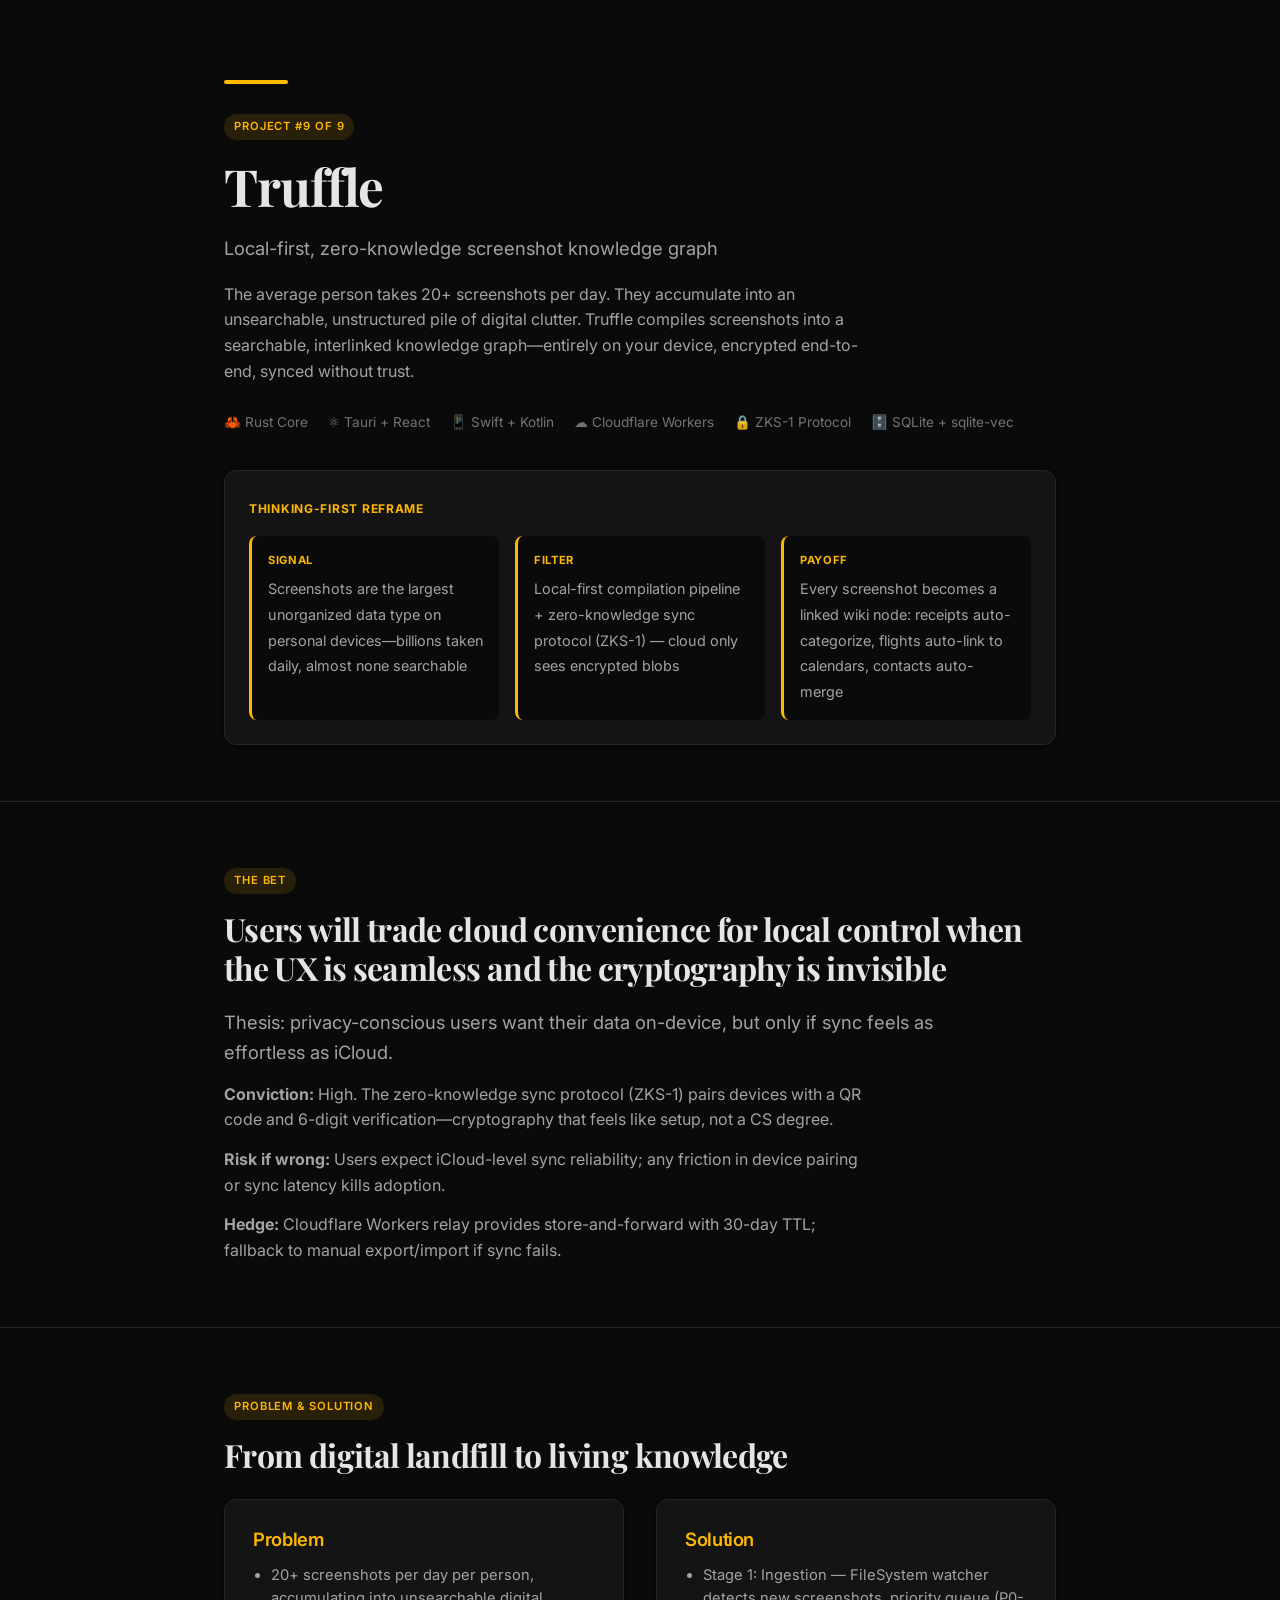
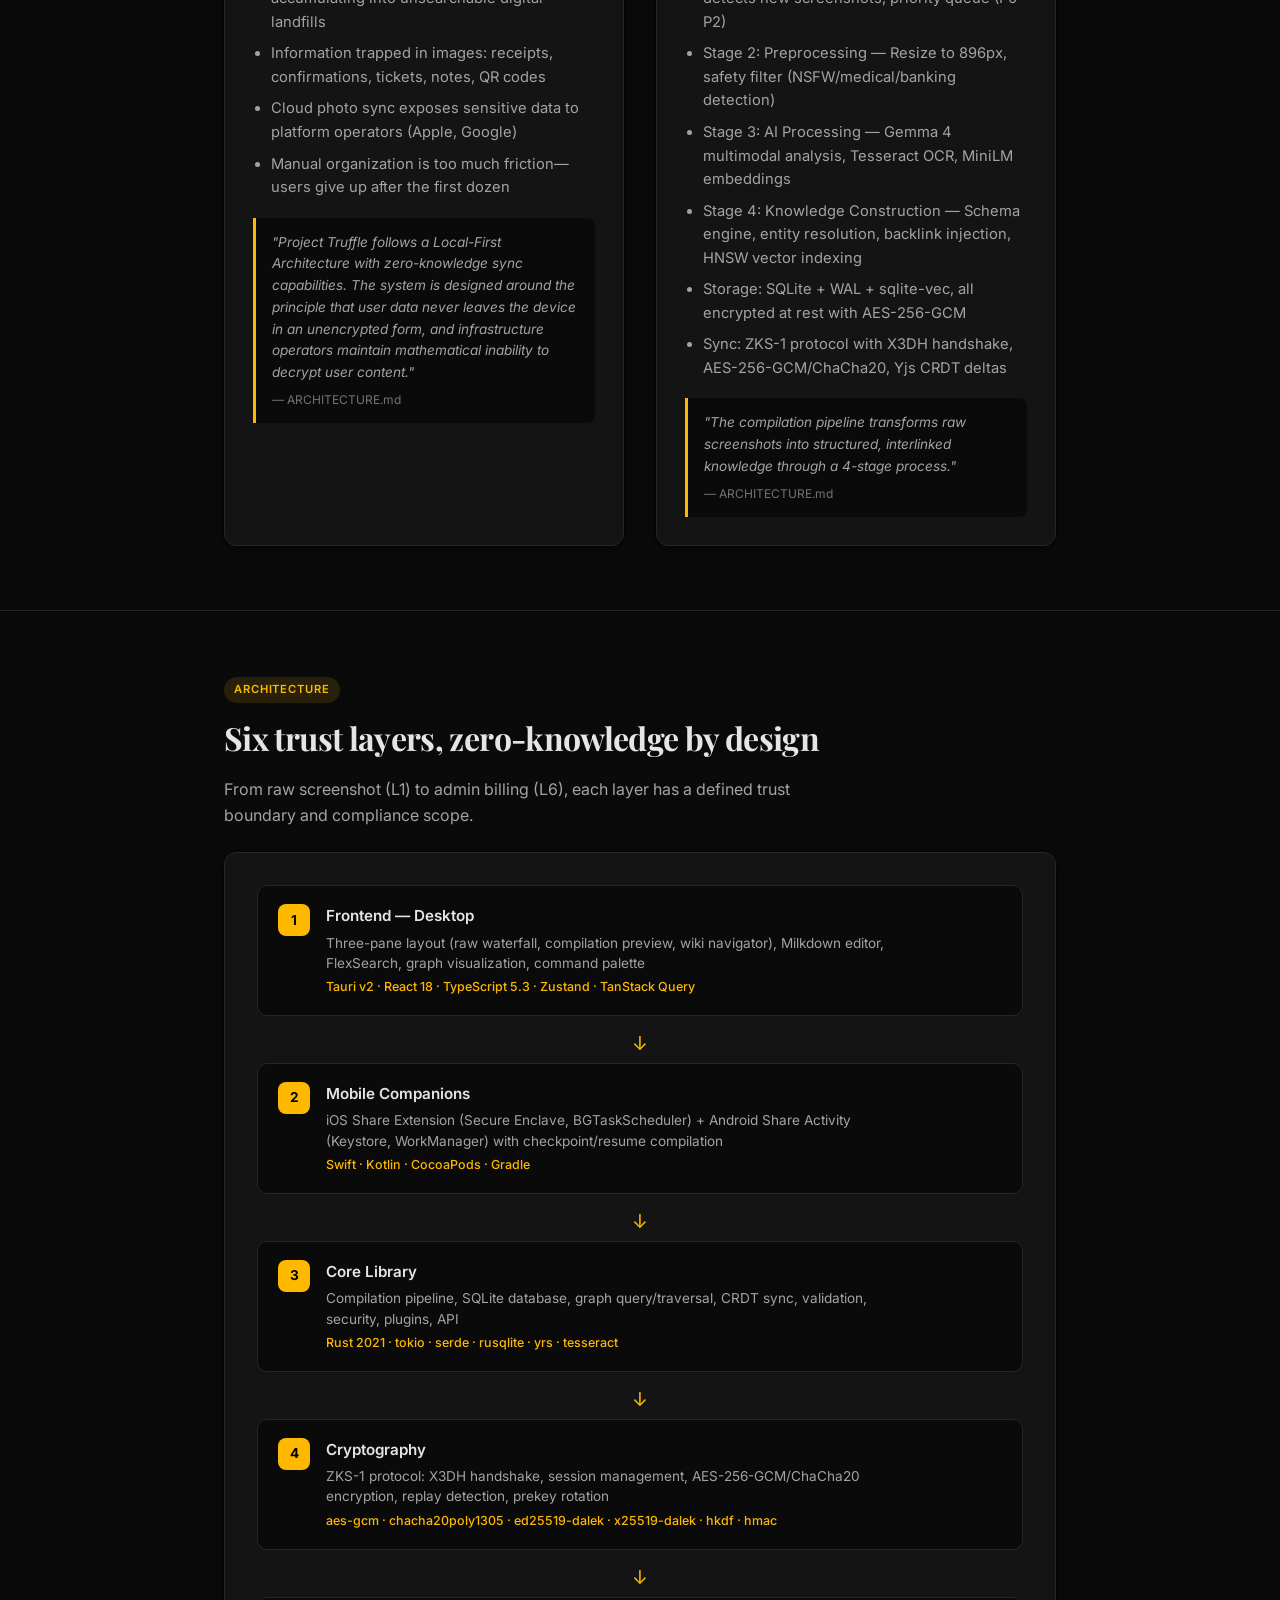
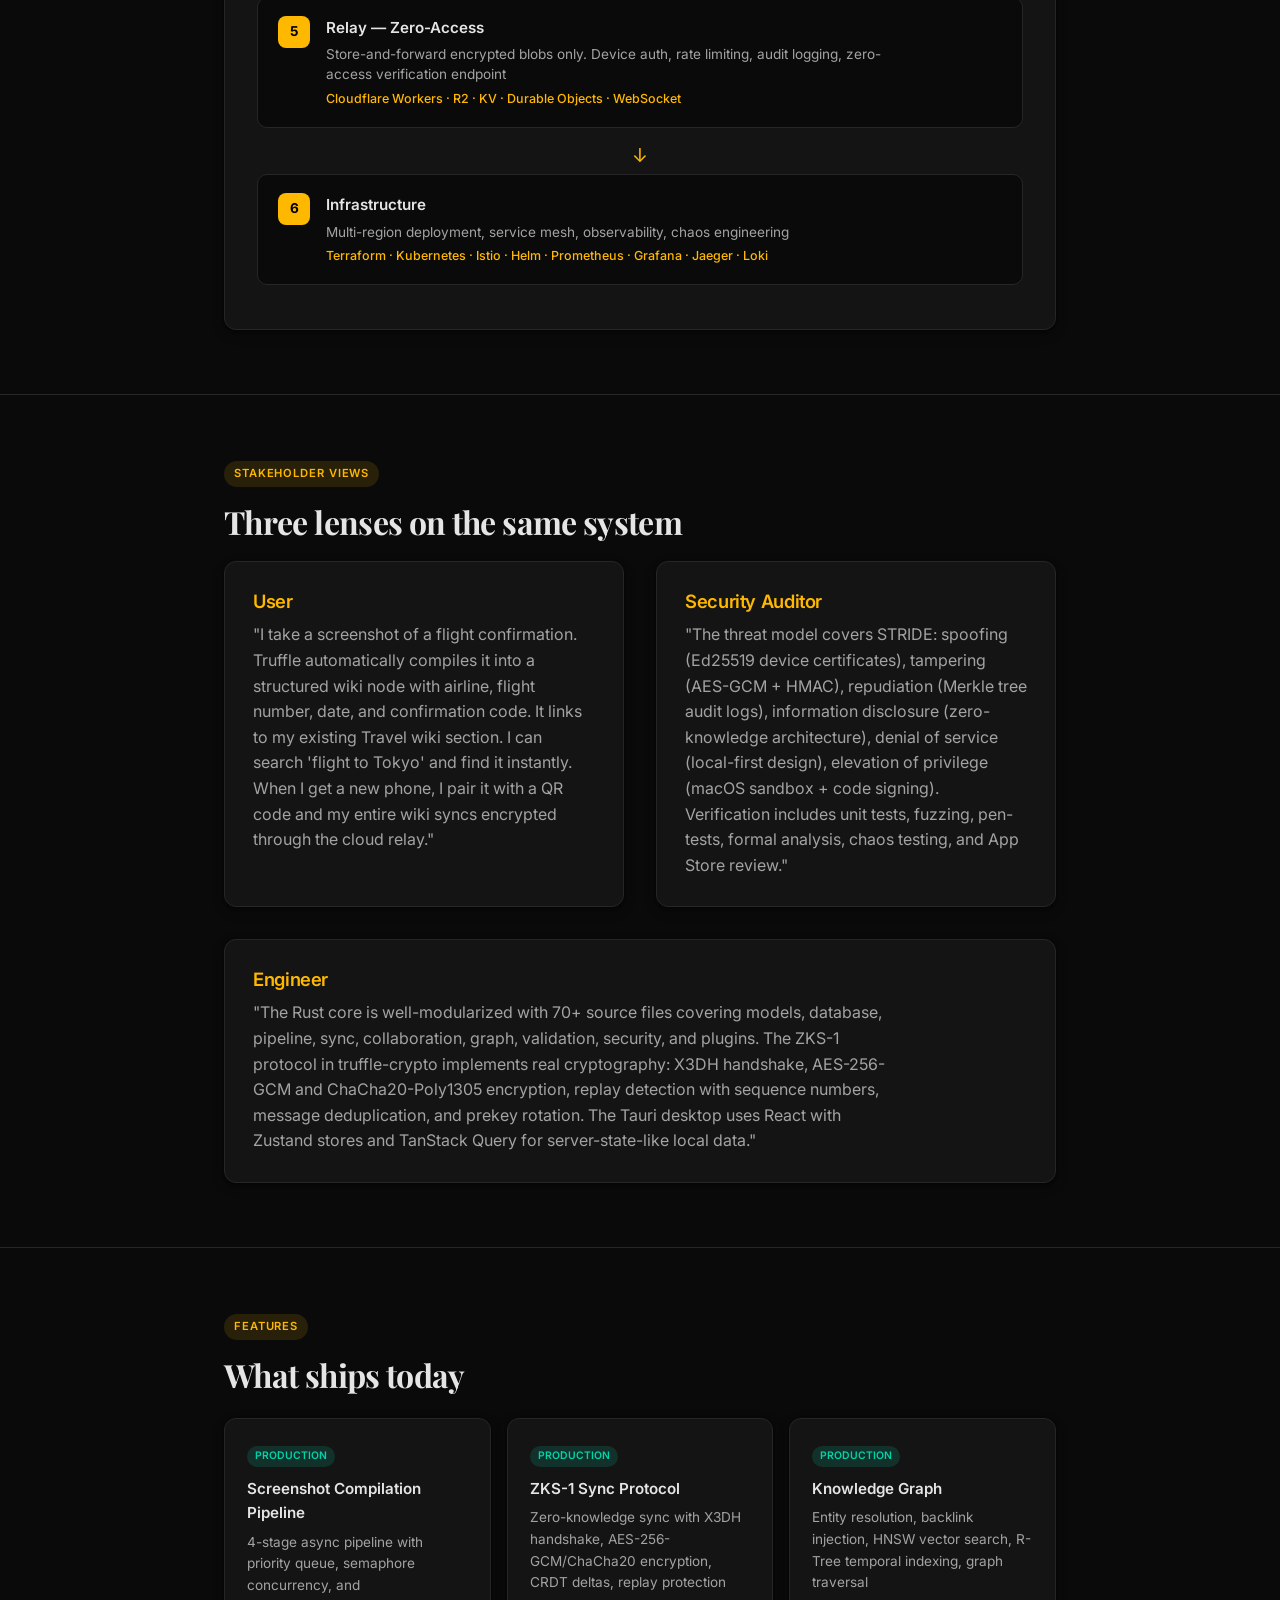
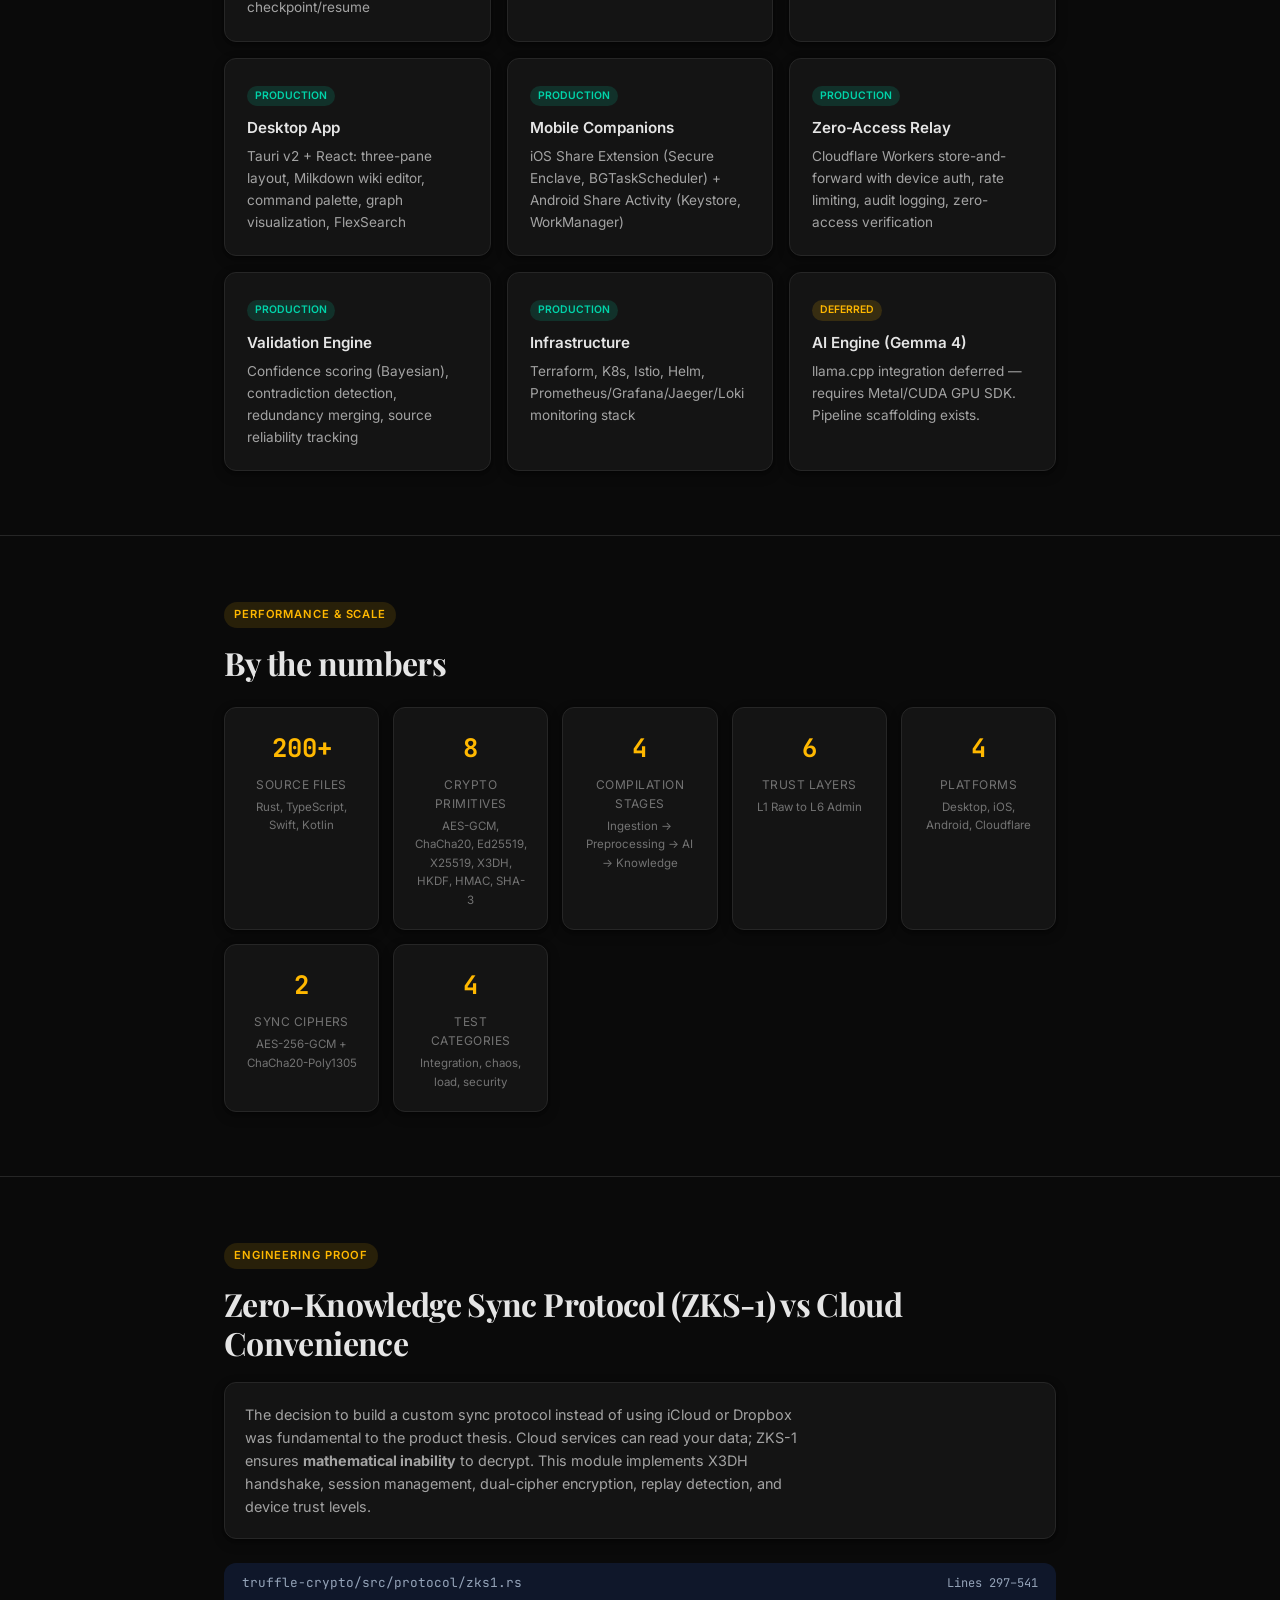
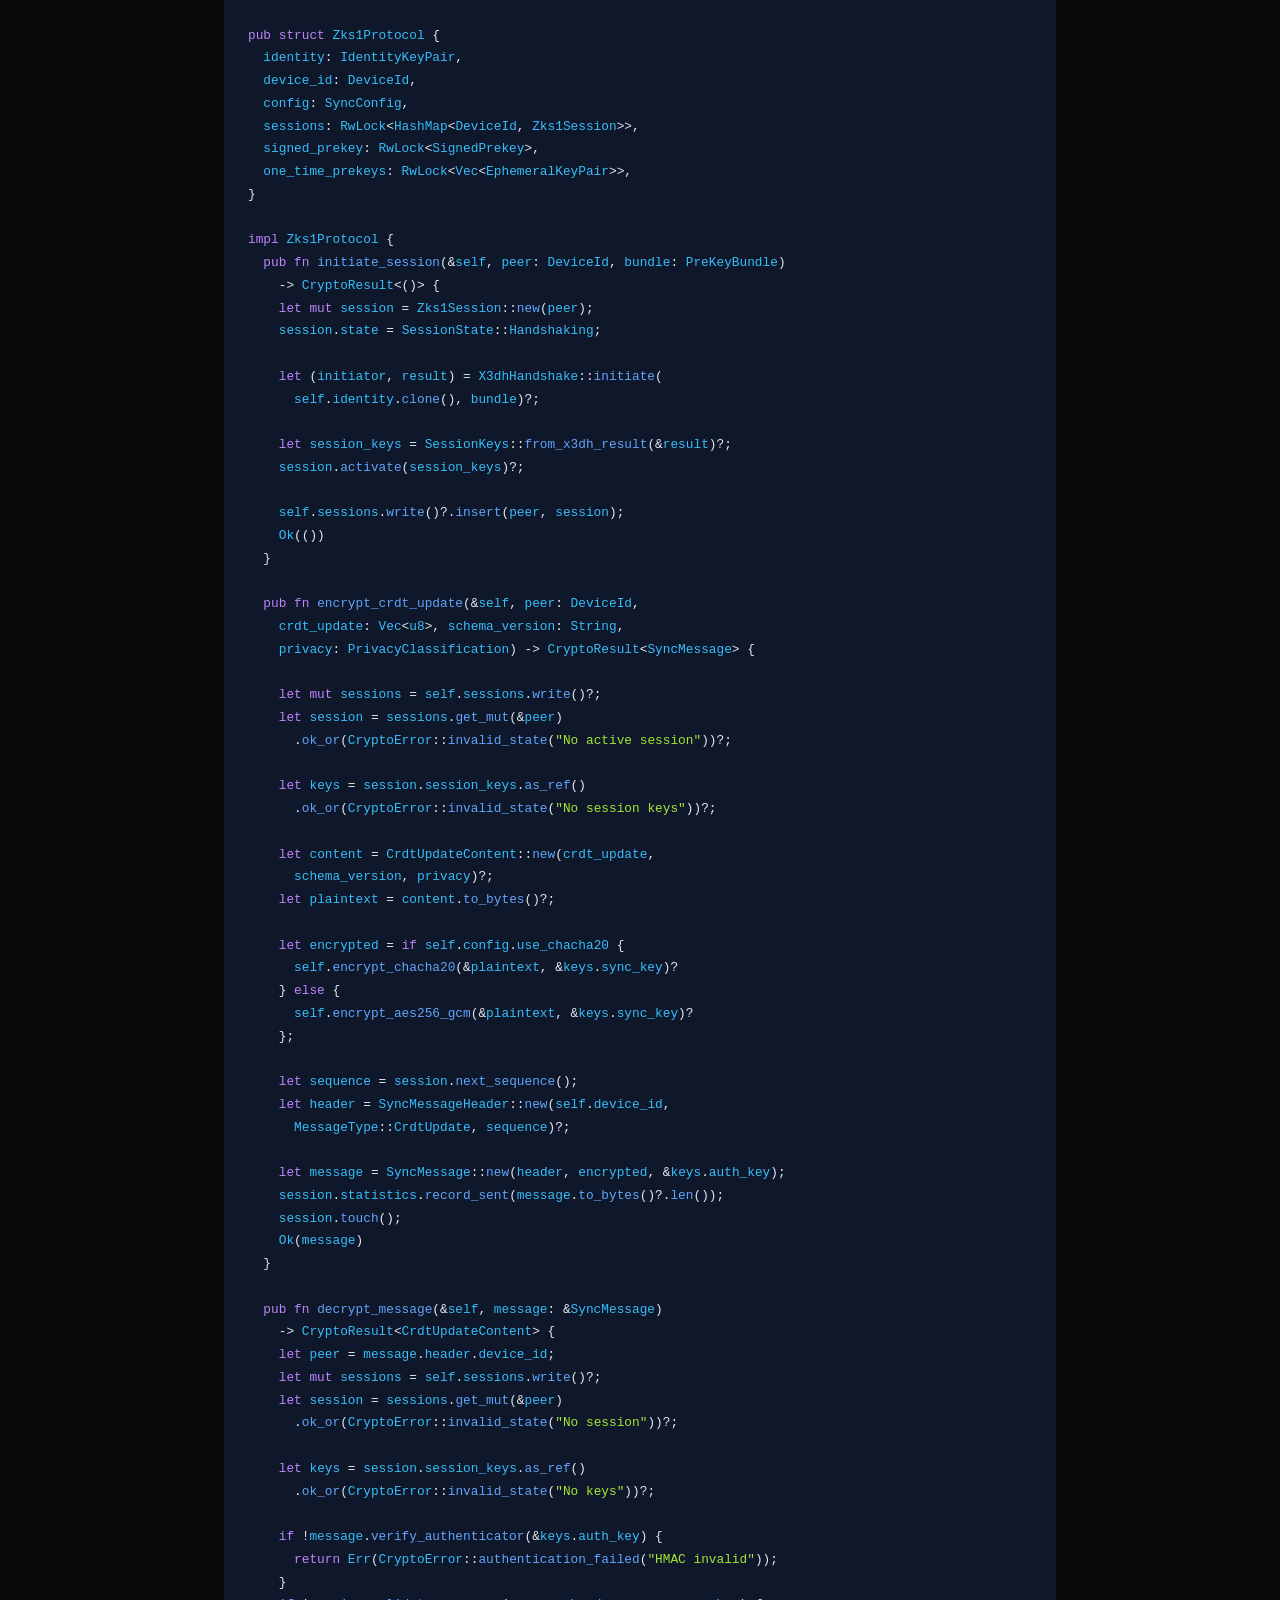
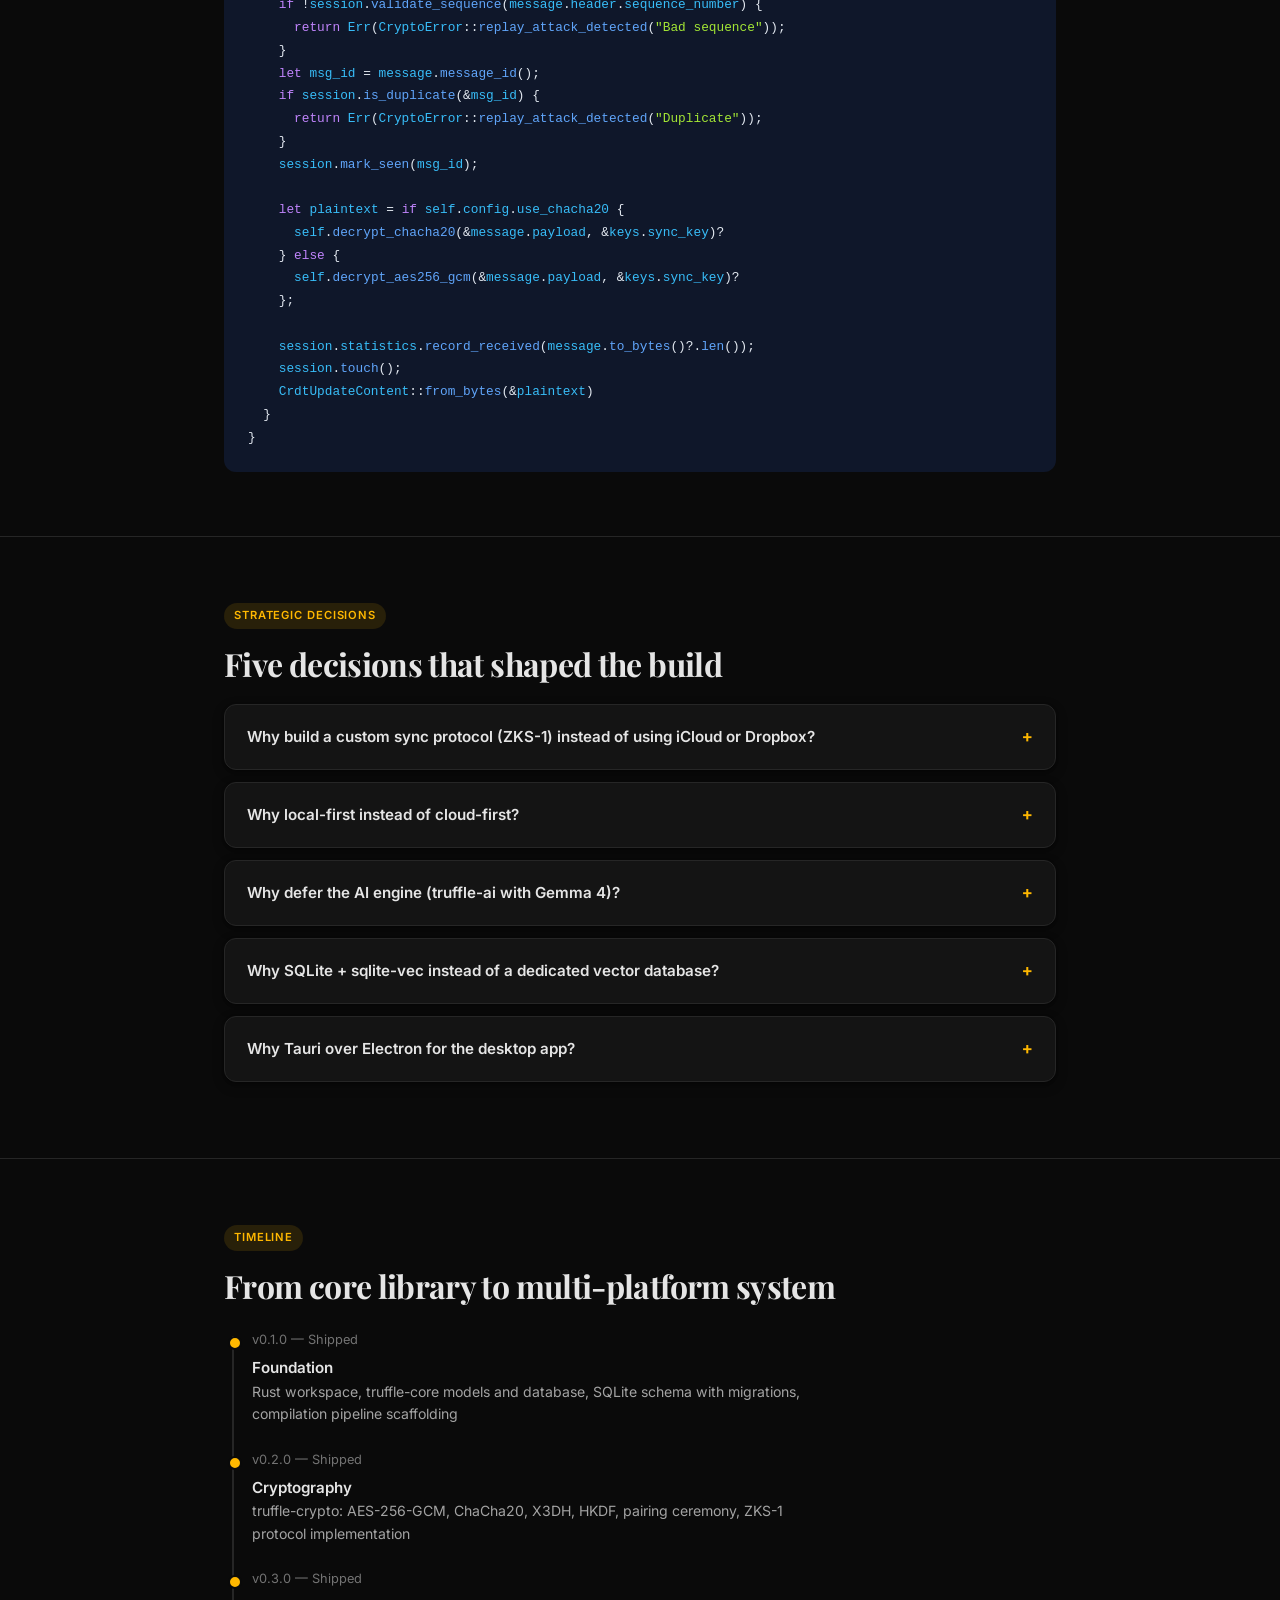
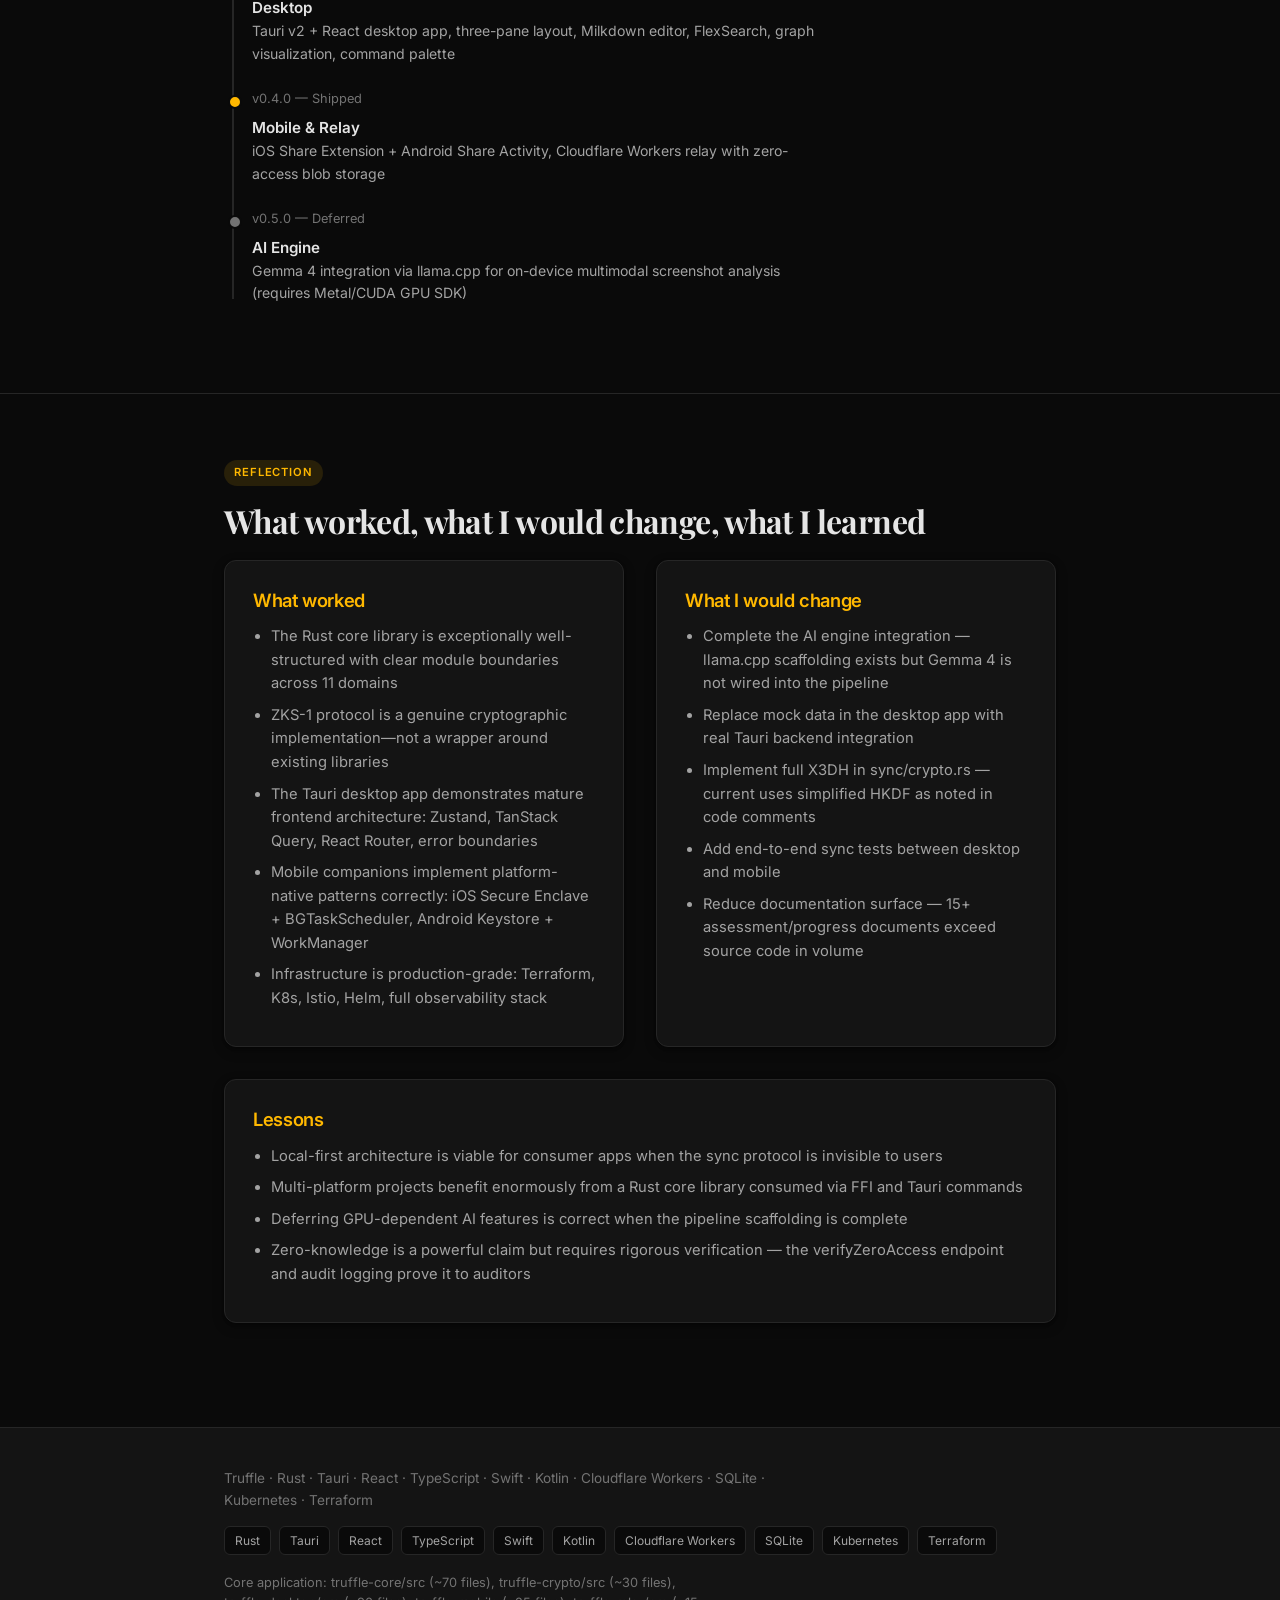
<file: projects/truffle/index.html>
<!DOCTYPE html>
<html lang="en">
<head>
<meta charset="UTF-8">
<meta name="viewport" content="width=device-width, initial-scale=1.0">
<title>Truffle — Portfolio Preview</title>
<link rel="preconnect" href="https://fonts.googleapis.com">
<link href="https://fonts.googleapis.com/css2?family=Inter:wght@300;400;500;600;700&family=Playfair+Display:wght@600;700&family=JetBrains+Mono:wght@400;500&display=swap" rel="stylesheet">
<style>
  :root {
    --ground: #0a0a0a;
    --ground-elevated: #141414;
    --text: #e5e5e5;
    --text-secondary: #a3a3a3;
    --text-muted: #737373;
    --accent: #FFB800;
    --accent-light: rgba(255,184,0,0.12);
    --accent-dark: #cc9300;
    --border: #262626;
    --radius: 12px;
    --shadow: 0 1px 3px rgba(0,0,0,0.4), 0 4px 12px rgba(0,0,0,0.3);
    --shadow-lg: 0 4px 6px -1px rgba(0,0,0,0.5), 0 12px 24px rgba(0,0,0,0.4);
    --font-sans: 'Inter', system-ui, sans-serif;
    --font-display: 'Playfair Display', Georgia, serif;
    --font-mono: 'JetBrains Mono', monospace;
  }
  * { box-sizing: border-box; margin: 0; padding: 0; }
  html { scroll-behavior: smooth; }
  body {
    font-family: var(--font-sans);
    background: var(--ground);
    color: var(--text);
    line-height: 1.6;
    -webkit-font-smoothing: antialiased;
  }
  .container { max-width: 880px; margin: 0 auto; padding: 0 24px; }
  .reveal { opacity: 0; transform: translateY(28px); transition: opacity 0.7s ease, transform 0.7s ease; }
  .reveal.visible { opacity: 1; transform: translateY(0); }
  section { padding: 64px 0; }
  section + section { border-top: 1px solid var(--border); }
  .tag {
    display: inline-block; font-size: 0.7rem; font-weight: 600;
    text-transform: uppercase; letter-spacing: 0.08em;
    color: var(--accent); background: var(--accent-light);
    padding: 4px 10px; border-radius: 999px; margin-bottom: 16px;
  }
  h1, h2, h3 {
    font-family: var(--font-display);
    font-weight: 700; letter-spacing: -0.02em; line-height: 1.2;
  }
  h1 { font-size: clamp(2.2rem, 5vw, 3.2rem); }
  h2 { font-size: clamp(1.5rem, 3.5vw, 2rem); margin-bottom: 20px; }
  h3 { font-size: 1.15rem; margin-bottom: 10px; font-family: var(--font-sans); font-weight: 600; }
  p { color: var(--text-secondary); max-width: 64ch; }
  p + p { margin-top: 14px; }
  .lead { font-size: 1.15rem; line-height: 1.65; color: var(--text-secondary); }

  /* Hero */
  .hero { padding: 80px 0 56px; }
  .hero__accent {
    width: 64px; height: 4px; background: var(--accent); border-radius: 2px; margin-bottom: 28px;
  }
  .hero__meta {
    display: flex; gap: 20px; flex-wrap: wrap; margin-top: 28px;
    font-size: 0.85rem; color: var(--text-muted);
  }
  .hero__meta span { display: flex; align-items: center; gap: 6px; }
  .hero__reframe {
    margin-top: 36px; padding: 24px; background: var(--ground-elevated);
    border: 1px solid var(--border); border-radius: var(--radius);
    box-shadow: var(--shadow);
  }
  .hero__reframe-grid {
    display: grid; grid-template-columns: repeat(auto-fit, minmax(220px, 1fr)); gap: 16px; margin-top: 16px;
  }
  .hero__reframe-item {
    padding: 16px; background: var(--ground); border-radius: 8px; border-left: 3px solid var(--accent);
  }
  .hero__reframe-item strong { display: block; font-size: 0.7rem; text-transform: uppercase; letter-spacing: 0.06em; color: var(--accent); margin-bottom: 6px; }
  .hero__reframe-item span { font-size: 0.9rem; color: var(--text-secondary); line-height: 1.45; }

  /* Problem/Solution */
  .ps-grid { display: grid; grid-template-columns: 1fr 1fr; gap: 32px; margin-top: 24px; }
  @media (max-width: 720px) { .ps-grid { grid-template-columns: 1fr; } }
  .ps-card {
    background: var(--ground-elevated); border: 1px solid var(--border);
    border-radius: var(--radius); padding: 28px; box-shadow: var(--shadow);
  }
  .ps-card h3 { color: var(--accent); }
  .ps-card ul { margin-top: 14px; padding-left: 18px; }
  .ps-card li { color: var(--text-secondary); font-size: 0.92rem; margin-bottom: 8px; }
  .quote-box {
    margin-top: 18px; padding: 14px 16px; background: var(--ground);
    border-left: 3px solid var(--accent); border-radius: 0 8px 8px 0; font-size: 0.85rem;
    color: var(--text-secondary); font-style: italic;
  }
  .quote-box cite { display: block; margin-top: 6px; font-size: 0.75rem; color: var(--text-muted); font-style: normal; }

  /* Architecture */
  .arch-diagram {
    background: var(--ground-elevated); border: 1px solid var(--border);
    border-radius: var(--radius); padding: 32px; margin-top: 24px; box-shadow: var(--shadow);
  }
  .arch-layer {
    display: flex; align-items: flex-start; gap: 16px; padding: 18px 20px;
    background: var(--ground); border-radius: 10px; margin-bottom: 12px;
    border: 1px solid var(--border); transition: transform 0.2s ease, box-shadow 0.2s ease;
  }
  .arch-layer:hover { transform: translateY(-2px); box-shadow: var(--shadow-lg); }
  .arch-layer__num {
    width: 32px; height: 32px; border-radius: 8px; background: var(--accent);
    color: #000; display: flex; align-items: center; justify-content: center;
    font-weight: 700; font-size: 0.85rem; flex-shrink: 0;
  }
  .arch-layer__content h4 { font-size: 0.95rem; font-weight: 600; margin-bottom: 4px; color: var(--text); }
  .arch-layer__content p { font-size: 0.85rem; color: var(--text-secondary); line-height: 1.5; }
  .arch-layer__content .tech { font-size: 0.78rem; color: var(--accent); margin-top: 4px; font-weight: 500; }
  .arch-arrow { text-align: center; color: var(--accent); font-size: 1.2rem; margin: 4px 0; }

  /* Features */
  .feature-grid { display: grid; grid-template-columns: repeat(auto-fit, minmax(260px, 1fr)); gap: 16px; margin-top: 24px; }
  .feature-card {
    background: var(--ground-elevated); border: 1px solid var(--border);
    border-radius: var(--radius); padding: 22px; box-shadow: var(--shadow);
  }
  .feature-card .status {
    display: inline-block; font-size: 0.65rem; font-weight: 600; text-transform: uppercase;
    padding: 2px 8px; border-radius: 999px; margin-bottom: 10px;
  }
  .status--production { background: rgba(0,212,170,0.15); color: #00d4aa; }
  .status--deferred { background: rgba(255,184,0,0.15); color: var(--accent); }
  .status--planned { background: rgba(115,115,115,0.2); color: var(--text-muted); }
  .feature-card h4 { font-size: 0.95rem; font-weight: 600; margin-bottom: 6px; color: var(--text); }
  .feature-card p { font-size: 0.85rem; color: var(--text-secondary); }

  /* Metrics */
  .metrics-grid { display: grid; grid-template-columns: repeat(auto-fit, minmax(140px, 1fr)); gap: 14px; margin-top: 24px; }
  .metric-box {
    background: var(--ground-elevated); border: 1px solid var(--border);
    border-radius: var(--radius); padding: 20px; text-align: center; box-shadow: var(--shadow);
  }
  .metric-box__value { font-size: 1.6rem; font-weight: 700; color: var(--accent); font-family: var(--font-mono); }
  .metric-box__label { font-size: 0.75rem; color: var(--text-muted); margin-top: 6px; text-transform: uppercase; letter-spacing: 0.04em; }
  .metric-box__ctx { font-size: 0.72rem; color: var(--text-muted); margin-top: 4px; }

  /* Code Exhibit */
  .code-exhibit { margin-top: 24px; }
  .code-header {
    background: #0f172a; color: #94a3b8; padding: 10px 18px; border-radius: var(--radius) var(--radius) 0 0;
    font-size: 0.8rem; font-family: var(--font-mono); display: flex; justify-content: space-between; align-items: center;
  }
  .code-block {
    background: #0f172a; color: #e2e8f0; padding: 20px 24px 24px;
    border-radius: 0 0 var(--radius) var(--radius); overflow-x: auto; font-family: var(--font-mono);
    font-size: 0.8rem; line-height: 1.7;
  }
  .code-block .k { color: #c084fc; } /* keyword */
  .code-block .f { color: #60a5fa; } /* function */
  .code-block .t { color: #38bdf8; } /* type */
  .code-block .s { color: #a3e635; } /* string */
  .code-block .n { color: #f472b6; } /* number */
  .code-block .c { color: #64748b; } /* comment */
  .code-context {
    background: var(--ground-elevated); border: 1px solid var(--border);
    border-radius: var(--radius); padding: 20px; margin-bottom: 16px; box-shadow: var(--shadow);
  }
  .code-context p { font-size: 0.9rem; }

  /* Decisions */
  details { background: var(--ground-elevated); border: 1px solid var(--border); border-radius: var(--radius); margin-bottom: 12px; overflow: hidden; box-shadow: var(--shadow); }
  summary {
    padding: 18px 22px; cursor: pointer; font-weight: 600; font-size: 0.95rem;
    list-style: none; display: flex; justify-content: space-between; align-items: center; color: var(--text);
  }
  summary::after { content: '+'; font-family: var(--font-mono); color: var(--accent); font-size: 1.1rem; }
  details[open] summary::after { content: '−'; }
  summary:hover { background: var(--ground); }
  .decision-body { padding: 0 22px 22px; }
  .decision-body p { font-size: 0.9rem; }
  .impact-tag {
    display: inline-block; font-size: 0.65rem; font-weight: 700; text-transform: uppercase;
    padding: 3px 10px; border-radius: 999px; margin-top: 12px;
  }
  .impact-high { background: rgba(220,38,38,0.2); color: #fca5a5; }
  .impact-medium { background: rgba(255,184,0,0.15); color: var(--accent); }
  .impact-low { background: rgba(56,189,248,0.15); color: #7dd3fc; }

  /* Timeline */
  .timeline { position: relative; margin-top: 24px; padding-left: 28px; }
  .timeline::before {
    content: ''; position: absolute; left: 8px; top: 6px; bottom: 6px;
    width: 2px; background: var(--border);
  }
  .timeline-item { position: relative; margin-bottom: 24px; }
  .timeline-item::before {
    content: ''; position: absolute; left: -24px; top: 6px;
    width: 10px; height: 10px; border-radius: 50%; background: var(--accent); border: 2px solid var(--ground);
  }
  .timeline-item.future::before { background: var(--text-muted); }
  .timeline-item h4 { font-size: 0.95rem; font-weight: 600; color: var(--text); }
  .timeline-item .tl-meta { font-size: 0.8rem; color: var(--text-muted); margin-bottom: 6px; }
  .timeline-item p { font-size: 0.88rem; }

  /* Footer */
  footer { background: var(--ground-elevated); border-top: 1px solid var(--border); padding: 40px 0; margin-top: 40px; }
  .footer__tags { display: flex; flex-wrap: wrap; gap: 8px; margin-top: 14px; }
  .footer__tag {
    font-size: 0.75rem; color: var(--text-secondary); background: var(--ground);
    border: 1px solid var(--border); padding: 4px 10px; border-radius: 6px;
  }
  .footer__note { font-size: 0.8rem; color: var(--text-muted); margin-top: 18px; max-width: 60ch; }
</style>
</head>
<body>

<!-- HERO -->
<section class="hero reveal">
  <div class="container">
    <div class="hero__accent"></div>
    <div class="tag">Project #9 of 9</div>
    <h1>Truffle</h1>
    <p class="lead" style="margin-top:16px;max-width:56ch;">Local-first, zero-knowledge screenshot knowledge graph</p>
    <p style="margin-top:18px;max-width:64ch;">The average person takes 20+ screenshots per day. They accumulate into an unsearchable, unstructured pile of digital clutter. Truffle compiles screenshots into a searchable, interlinked knowledge graph—entirely on your device, encrypted end-to-end, synced without trust.</p>
    <div class="hero__meta">
      <span>🦀 Rust Core</span>
      <span>⚛️ Tauri + React</span>
      <span>📱 Swift + Kotlin</span>
      <span>☁️ Cloudflare Workers</span>
      <span>🔒 ZKS-1 Protocol</span>
      <span>🗄️ SQLite + sqlite-vec</span>
    </div>
    <div class="hero__reframe">
      <strong style="font-size:0.75rem;text-transform:uppercase;letter-spacing:0.06em;color:var(--accent);">Thinking-First Reframe</strong>
      <div class="hero__reframe-grid">
        <div class="hero__reframe-item"><strong>Signal</strong><span>Screenshots are the largest unorganized data type on personal devices—billions taken daily, almost none searchable</span></div>
        <div class="hero__reframe-item"><strong>Filter</strong><span>Local-first compilation pipeline + zero-knowledge sync protocol (ZKS-1) — cloud only sees encrypted blobs</span></div>
        <div class="hero__reframe-item"><strong>Payoff</strong><span>Every screenshot becomes a linked wiki node: receipts auto-categorize, flights auto-link to calendars, contacts auto-merge</span></div>
      </div>
    </div>
  </div>
</section>

<!-- THE BET -->
<section class="reveal">
  <div class="container">
    <div class="tag">The Bet</div>
    <h2>Users will trade cloud convenience for local control when the UX is seamless and the cryptography is invisible</h2>
    <p class="lead">Thesis: privacy-conscious users want their data on-device, but only if sync feels as effortless as iCloud.</p>
    <p><strong>Conviction:</strong> High. The zero-knowledge sync protocol (ZKS-1) pairs devices with a QR code and 6-digit verification—cryptography that feels like setup, not a CS degree.</p>
    <p><strong>Risk if wrong:</strong> Users expect iCloud-level sync reliability; any friction in device pairing or sync latency kills adoption.</p>
    <p><strong>Hedge:</strong> Cloudflare Workers relay provides store-and-forward with 30-day TTL; fallback to manual export/import if sync fails.</p>
  </div>
</section>

<!-- PROBLEM / SOLUTION -->
<section class="reveal">
  <div class="container">
    <div class="tag">Problem & Solution</div>
    <h2>From digital landfill to living knowledge</h2>
    <div class="ps-grid">
      <div class="ps-card">
        <h3>Problem</h3>
        <ul>
          <li>20+ screenshots per day per person, accumulating into unsearchable digital landfills</li>
          <li>Information trapped in images: receipts, confirmations, tickets, notes, QR codes</li>
          <li>Cloud photo sync exposes sensitive data to platform operators (Apple, Google)</li>
          <li>Manual organization is too much friction—users give up after the first dozen</li>
        </ul>
        <div class="quote-box">
          "Project Truffle follows a Local-First Architecture with zero-knowledge sync capabilities. The system is designed around the principle that user data never leaves the device in an unencrypted form, and infrastructure operators maintain mathematical inability to decrypt user content."
          <cite>— ARCHITECTURE.md</cite>
        </div>
      </div>
      <div class="ps-card">
        <h3>Solution</h3>
        <ul>
          <li>Stage 1: Ingestion — FileSystem watcher detects new screenshots, priority queue (P0-P2)</li>
          <li>Stage 2: Preprocessing — Resize to 896px, safety filter (NSFW/medical/banking detection)</li>
          <li>Stage 3: AI Processing — Gemma 4 multimodal analysis, Tesseract OCR, MiniLM embeddings</li>
          <li>Stage 4: Knowledge Construction — Schema engine, entity resolution, backlink injection, HNSW vector indexing</li>
          <li>Storage: SQLite + WAL + sqlite-vec, all encrypted at rest with AES-256-GCM</li>
          <li>Sync: ZKS-1 protocol with X3DH handshake, AES-256-GCM/ChaCha20, Yjs CRDT deltas</li>
        </ul>
        <div class="quote-box">
          "The compilation pipeline transforms raw screenshots into structured, interlinked knowledge through a 4-stage process."
          <cite>— ARCHITECTURE.md</cite>
        </div>
      </div>
    </div>
  </div>
</section>

<!-- ARCHITECTURE -->
<section class="reveal">
  <div class="container">
    <div class="tag">Architecture</div>
    <h2>Six trust layers, zero-knowledge by design</h2>
    <p>From raw screenshot (L1) to admin billing (L6), each layer has a defined trust boundary and compliance scope.</p>
    <div class="arch-diagram">
      <div class="arch-layer">
        <div class="arch-layer__num">1</div>
        <div class="arch-layer__content">
          <h4>Frontend — Desktop</h4>
          <p>Three-pane layout (raw waterfall, compilation preview, wiki navigator), Milkdown editor, FlexSearch, graph visualization, command palette</p>
          <div class="tech">Tauri v2 · React 18 · TypeScript 5.3 · Zustand · TanStack Query</div>
        </div>
      </div>
      <div class="arch-arrow">↓</div>
      <div class="arch-layer">
        <div class="arch-layer__num">2</div>
        <div class="arch-layer__content">
          <h4>Mobile Companions</h4>
          <p>iOS Share Extension (Secure Enclave, BGTaskScheduler) + Android Share Activity (Keystore, WorkManager) with checkpoint/resume compilation</p>
          <div class="tech">Swift · Kotlin · CocoaPods · Gradle</div>
        </div>
      </div>
      <div class="arch-arrow">↓</div>
      <div class="arch-layer">
        <div class="arch-layer__num">3</div>
        <div class="arch-layer__content">
          <h4>Core Library</h4>
          <p>Compilation pipeline, SQLite database, graph query/traversal, CRDT sync, validation, security, plugins, API</p>
          <div class="tech">Rust 2021 · tokio · serde · rusqlite · yrs · tesseract</div>
        </div>
      </div>
      <div class="arch-arrow">↓</div>
      <div class="arch-layer">
        <div class="arch-layer__num">4</div>
        <div class="arch-layer__content">
          <h4>Cryptography</h4>
          <p>ZKS-1 protocol: X3DH handshake, session management, AES-256-GCM/ChaCha20 encryption, replay detection, prekey rotation</p>
          <div class="tech">aes-gcm · chacha20poly1305 · ed25519-dalek · x25519-dalek · hkdf · hmac</div>
        </div>
      </div>
      <div class="arch-arrow">↓</div>
      <div class="arch-layer">
        <div class="arch-layer__num">5</div>
        <div class="arch-layer__content">
          <h4>Relay — Zero-Access</h4>
          <p>Store-and-forward encrypted blobs only. Device auth, rate limiting, audit logging, zero-access verification endpoint</p>
          <div class="tech">Cloudflare Workers · R2 · KV · Durable Objects · WebSocket</div>
        </div>
      </div>
      <div class="arch-arrow">↓</div>
      <div class="arch-layer">
        <div class="arch-layer__num">6</div>
        <div class="arch-layer__content">
          <h4>Infrastructure</h4>
          <p>Multi-region deployment, service mesh, observability, chaos engineering</p>
          <div class="tech">Terraform · Kubernetes · Istio · Helm · Prometheus · Grafana · Jaeger · Loki</div>
        </div>
      </div>
    </div>
  </div>
</section>

<!-- STAKEHOLDER VIEWS -->
<section class="reveal">
  <div class="container">
    <div class="tag">Stakeholder Views</div>
    <h2>Three lenses on the same system</h2>
    <div class="ps-grid" style="margin-top:20px;">
      <div class="ps-card">
        <h3>User</h3>
        <p>"I take a screenshot of a flight confirmation. Truffle automatically compiles it into a structured wiki node with airline, flight number, date, and confirmation code. It links to my existing Travel wiki section. I can search 'flight to Tokyo' and find it instantly. When I get a new phone, I pair it with a QR code and my entire wiki syncs encrypted through the cloud relay."</p>
      </div>
      <div class="ps-card">
        <h3>Security Auditor</h3>
        <p>"The threat model covers STRIDE: spoofing (Ed25519 device certificates), tampering (AES-GCM + HMAC), repudiation (Merkle tree audit logs), information disclosure (zero-knowledge architecture), denial of service (local-first design), elevation of privilege (macOS sandbox + code signing). Verification includes unit tests, fuzzing, pen-tests, formal analysis, chaos testing, and App Store review."</p>
      </div>
      <div class="ps-card" style="grid-column:1 / -1;">
        <h3>Engineer</h3>
        <p>"The Rust core is well-modularized with 70+ source files covering models, database, pipeline, sync, collaboration, graph, validation, security, and plugins. The ZKS-1 protocol in truffle-crypto implements real cryptography: X3DH handshake, AES-256-GCM and ChaCha20-Poly1305 encryption, replay detection with sequence numbers, message deduplication, and prekey rotation. The Tauri desktop uses React with Zustand stores and TanStack Query for server-state-like local data."</p>
      </div>
    </div>
  </div>
</section>

<!-- FEATURES -->
<section class="reveal">
  <div class="container">
    <div class="tag">Features</div>
    <h2>What ships today</h2>
    <div class="feature-grid">
      <div class="feature-card">
        <span class="status status--production">Production</span>
        <h4>Screenshot Compilation Pipeline</h4>
        <p>4-stage async pipeline with priority queue, semaphore concurrency, and checkpoint/resume</p>
      </div>
      <div class="feature-card">
        <span class="status status--production">Production</span>
        <h4>ZKS-1 Sync Protocol</h4>
        <p>Zero-knowledge sync with X3DH handshake, AES-256-GCM/ChaCha20 encryption, CRDT deltas, replay protection</p>
      </div>
      <div class="feature-card">
        <span class="status status--production">Production</span>
        <h4>Knowledge Graph</h4>
        <p>Entity resolution, backlink injection, HNSW vector search, R-Tree temporal indexing, graph traversal</p>
      </div>
      <div class="feature-card">
        <span class="status status--production">Production</span>
        <h4>Desktop App</h4>
        <p>Tauri v2 + React: three-pane layout, Milkdown wiki editor, command palette, graph visualization, FlexSearch</p>
      </div>
      <div class="feature-card">
        <span class="status status--production">Production</span>
        <h4>Mobile Companions</h4>
        <p>iOS Share Extension (Secure Enclave, BGTaskScheduler) + Android Share Activity (Keystore, WorkManager)</p>
      </div>
      <div class="feature-card">
        <span class="status status--production">Production</span>
        <h4>Zero-Access Relay</h4>
        <p>Cloudflare Workers store-and-forward with device auth, rate limiting, audit logging, zero-access verification</p>
      </div>
      <div class="feature-card">
        <span class="status status--production">Production</span>
        <h4>Validation Engine</h4>
        <p>Confidence scoring (Bayesian), contradiction detection, redundancy merging, source reliability tracking</p>
      </div>
      <div class="feature-card">
        <span class="status status--production">Production</span>
        <h4>Infrastructure</h4>
        <p>Terraform, K8s, Istio, Helm, Prometheus/Grafana/Jaeger/Loki monitoring stack</p>
      </div>
      <div class="feature-card">
        <span class="status status--deferred">Deferred</span>
        <h4>AI Engine (Gemma 4)</h4>
        <p>llama.cpp integration deferred — requires Metal/CUDA GPU SDK. Pipeline scaffolding exists.</p>
      </div>
    </div>
  </div>
</section>

<!-- PERFORMANCE -->
<section class="reveal">
  <div class="container">
    <div class="tag">Performance & Scale</div>
    <h2>By the numbers</h2>
    <div class="metrics-grid">
      <div class="metric-box">
        <div class="metric-box__value">200+</div>
        <div class="metric-box__label">Source files</div>
        <div class="metric-box__ctx">Rust, TypeScript, Swift, Kotlin</div>
      </div>
      <div class="metric-box">
        <div class="metric-box__value">8</div>
        <div class="metric-box__label">Crypto primitives</div>
        <div class="metric-box__ctx">AES-GCM, ChaCha20, Ed25519, X25519, X3DH, HKDF, HMAC, SHA-3</div>
      </div>
      <div class="metric-box">
        <div class="metric-box__value">4</div>
        <div class="metric-box__label">Compilation stages</div>
        <div class="metric-box__ctx">Ingestion → Preprocessing → AI → Knowledge</div>
      </div>
      <div class="metric-box">
        <div class="metric-box__value">6</div>
        <div class="metric-box__label">Trust layers</div>
        <div class="metric-box__ctx">L1 Raw to L6 Admin</div>
      </div>
      <div class="metric-box">
        <div class="metric-box__value">4</div>
        <div class="metric-box__label">Platforms</div>
        <div class="metric-box__ctx">Desktop, iOS, Android, Cloudflare</div>
      </div>
      <div class="metric-box">
        <div class="metric-box__value">2</div>
        <div class="metric-box__label">Sync ciphers</div>
        <div class="metric-box__ctx">AES-256-GCM + ChaCha20-Poly1305</div>
      </div>
      <div class="metric-box">
        <div class="metric-box__value">4</div>
        <div class="metric-box__label">Test categories</div>
        <div class="metric-box__ctx">Integration, chaos, load, security</div>
      </div>
    </div>
  </div>
</section>

<!-- CODE EXHIBIT -->
<section class="reveal">
  <div class="container">
    <div class="tag">Engineering Proof</div>
    <h2>Zero-Knowledge Sync Protocol (ZKS-1) vs Cloud Convenience</h2>
    <div class="code-context">
      <p>The decision to build a custom sync protocol instead of using iCloud or Dropbox was fundamental to the product thesis. Cloud services can read your data; ZKS-1 ensures <strong>mathematical inability</strong> to decrypt. This module implements X3DH handshake, session management, dual-cipher encryption, replay detection, and device trust levels.</p>
    </div>
    <div class="code-exhibit">
      <div class="code-header">
        <span>truffle-crypto/src/protocol/zks1.rs</span>
        <span style="font-size:0.75rem;">Lines 297–541</span>
      </div>
      <pre class="code-block"><code><span class="k">pub struct</span> <span class="t">Zks1Protocol</span> {
  <span class="t">identity</span>: <span class="t">IdentityKeyPair</span>,
  <span class="t">device_id</span>: <span class="t">DeviceId</span>,
  <span class="t">config</span>: <span class="t">SyncConfig</span>,
  <span class="t">sessions</span>: <span class="t">RwLock</span>&lt;<span class="t">HashMap</span>&lt;<span class="t">DeviceId</span>, <span class="t">Zks1Session</span>&gt;&gt;,
  <span class="t">signed_prekey</span>: <span class="t">RwLock</span>&lt;<span class="t">SignedPrekey</span>&gt;,
  <span class="t">one_time_prekeys</span>: <span class="t">RwLock</span>&lt;<span class="t">Vec</span>&lt;<span class="t">EphemeralKeyPair</span>&gt;&gt;,
}

<span class="k">impl</span> <span class="t">Zks1Protocol</span> {
  <span class="k">pub fn</span> <span class="f">initiate_session</span>(&<span class="t">self</span>, <span class="t">peer</span>: <span class="t">DeviceId</span>, <span class="t">bundle</span>: <span class="t">PreKeyBundle</span>)
    -> <span class="t">CryptoResult</span>&lt;()&gt; {
    <span class="k">let mut</span> <span class="t">session</span> = <span class="t">Zks1Session</span>::<span class="f">new</span>(<span class="t">peer</span>);
    <span class="t">session</span>.<span class="t">state</span> = <span class="t">SessionState</span>::<span class="t">Handshaking</span>;

    <span class="k">let</span> (<span class="t">initiator</span>, <span class="t">result</span>) = <span class="t">X3dhHandshake</span>::<span class="f">initiate</span>(
      <span class="t">self</span>.<span class="t">identity</span>.<span class="f">clone</span>(), <span class="t">bundle</span>)?;

    <span class="k">let</span> <span class="t">session_keys</span> = <span class="t">SessionKeys</span>::<span class="f">from_x3dh_result</span>(&<span class="t">result</span>)?;
    <span class="t">session</span>.<span class="f">activate</span>(<span class="t">session_keys</span>)?;

    <span class="t">self</span>.<span class="t">sessions</span>.<span class="f">write</span>()?.<span class="f">insert</span>(<span class="t">peer</span>, <span class="t">session</span>);
    <span class="t">Ok</span>(())
  }

  <span class="k">pub fn</span> <span class="f">encrypt_crdt_update</span>(&<span class="t">self</span>, <span class="t">peer</span>: <span class="t">DeviceId</span>,
    <span class="t">crdt_update</span>: <span class="t">Vec</span>&lt;<span class="t">u8</span>&gt;, <span class="t">schema_version</span>: <span class="t">String</span>,
    <span class="t">privacy</span>: <span class="t">PrivacyClassification</span>) -> <span class="t">CryptoResult</span>&lt;<span class="t">SyncMessage</span>&gt; {

    <span class="k">let mut</span> <span class="t">sessions</span> = <span class="t">self</span>.<span class="t">sessions</span>.<span class="f">write</span>()?;
    <span class="k">let</span> <span class="t">session</span> = <span class="t">sessions</span>.<span class="f">get_mut</span>(&<span class="t">peer</span>)
      .<span class="f">ok_or</span>(<span class="t">CryptoError</span>::<span class="f">invalid_state</span>(<span class="s">"No active session"</span>))?;

    <span class="k">let</span> <span class="t">keys</span> = <span class="t">session</span>.<span class="t">session_keys</span>.<span class="f">as_ref</span>()
      .<span class="f">ok_or</span>(<span class="t">CryptoError</span>::<span class="f">invalid_state</span>(<span class="s">"No session keys"</span>))?;

    <span class="k">let</span> <span class="t">content</span> = <span class="t">CrdtUpdateContent</span>::<span class="f">new</span>(<span class="t">crdt_update</span>,
      <span class="t">schema_version</span>, <span class="t">privacy</span>)?;
    <span class="k">let</span> <span class="t">plaintext</span> = <span class="t">content</span>.<span class="f">to_bytes</span>()?;

    <span class="k">let</span> <span class="t">encrypted</span> = <span class="k">if</span> <span class="t">self</span>.<span class="t">config</span>.<span class="t">use_chacha20</span> {
      <span class="t">self</span>.<span class="f">encrypt_chacha20</span>(&<span class="t">plaintext</span>, &<span class="t">keys</span>.<span class="t">sync_key</span>)?
    } <span class="k">else</span> {
      <span class="t">self</span>.<span class="f">encrypt_aes256_gcm</span>(&<span class="t">plaintext</span>, &<span class="t">keys</span>.<span class="t">sync_key</span>)?
    };

    <span class="k">let</span> <span class="t">sequence</span> = <span class="t">session</span>.<span class="f">next_sequence</span>();
    <span class="k">let</span> <span class="t">header</span> = <span class="t">SyncMessageHeader</span>::<span class="f">new</span>(<span class="t">self</span>.<span class="t">device_id</span>,
      <span class="t">MessageType</span>::<span class="t">CrdtUpdate</span>, <span class="t">sequence</span>)?;

    <span class="k">let</span> <span class="t">message</span> = <span class="t">SyncMessage</span>::<span class="f">new</span>(<span class="t">header</span>, <span class="t">encrypted</span>, &<span class="t">keys</span>.<span class="t">auth_key</span>);
    <span class="t">session</span>.<span class="t">statistics</span>.<span class="f">record_sent</span>(<span class="t">message</span>.<span class="f">to_bytes</span>()?.<span class="f">len</span>());
    <span class="t">session</span>.<span class="f">touch</span>();
    <span class="t">Ok</span>(<span class="t">message</span>)
  }

  <span class="k">pub fn</span> <span class="f">decrypt_message</span>(&<span class="t">self</span>, <span class="t">message</span>: &<span class="t">SyncMessage</span>)
    -> <span class="t">CryptoResult</span>&lt;<span class="t">CrdtUpdateContent</span>&gt; {
    <span class="k">let</span> <span class="t">peer</span> = <span class="t">message</span>.<span class="t">header</span>.<span class="t">device_id</span>;
    <span class="k">let mut</span> <span class="t">sessions</span> = <span class="t">self</span>.<span class="t">sessions</span>.<span class="f">write</span>()?;
    <span class="k">let</span> <span class="t">session</span> = <span class="t">sessions</span>.<span class="f">get_mut</span>(&<span class="t">peer</span>)
      .<span class="f">ok_or</span>(<span class="t">CryptoError</span>::<span class="f">invalid_state</span>(<span class="s">"No session"</span>))?;

    <span class="k">let</span> <span class="t">keys</span> = <span class="t">session</span>.<span class="t">session_keys</span>.<span class="f">as_ref</span>()
      .<span class="f">ok_or</span>(<span class="t">CryptoError</span>::<span class="f">invalid_state</span>(<span class="s">"No keys"</span>))?;

    <span class="k">if</span> !<span class="t">message</span>.<span class="f">verify_authenticator</span>(&<span class="t">keys</span>.<span class="t">auth_key</span>) {
      <span class="k">return</span> <span class="t">Err</span>(<span class="t">CryptoError</span>::<span class="f">authentication_failed</span>(<span class="s">"HMAC invalid"</span>));
    }
    <span class="k">if</span> !<span class="t">session</span>.<span class="f">validate_sequence</span>(<span class="t">message</span>.<span class="t">header</span>.<span class="t">sequence_number</span>) {
      <span class="k">return</span> <span class="t">Err</span>(<span class="t">CryptoError</span>::<span class="f">replay_attack_detected</span>(<span class="s">"Bad sequence"</span>));
    }
    <span class="k">let</span> <span class="t">msg_id</span> = <span class="t">message</span>.<span class="f">message_id</span>();
    <span class="k">if</span> <span class="t">session</span>.<span class="f">is_duplicate</span>(&<span class="t">msg_id</span>) {
      <span class="k">return</span> <span class="t">Err</span>(<span class="t">CryptoError</span>::<span class="f">replay_attack_detected</span>(<span class="s">"Duplicate"</span>));
    }
    <span class="t">session</span>.<span class="f">mark_seen</span>(<span class="t">msg_id</span>);

    <span class="k">let</span> <span class="t">plaintext</span> = <span class="k">if</span> <span class="t">self</span>.<span class="t">config</span>.<span class="t">use_chacha20</span> {
      <span class="t">self</span>.<span class="f">decrypt_chacha20</span>(&<span class="t">message</span>.<span class="t">payload</span>, &<span class="t">keys</span>.<span class="t">sync_key</span>)?
    } <span class="k">else</span> {
      <span class="t">self</span>.<span class="f">decrypt_aes256_gcm</span>(&<span class="t">message</span>.<span class="t">payload</span>, &<span class="t">keys</span>.<span class="t">sync_key</span>)?
    };

    <span class="t">session</span>.<span class="t">statistics</span>.<span class="f">record_received</span>(<span class="t">message</span>.<span class="f">to_bytes</span>()?.<span class="f">len</span>());
    <span class="t">session</span>.<span class="f">touch</span>();
    <span class="t">CrdtUpdateContent</span>::<span class="f">from_bytes</span>(&<span class="t">plaintext</span>)
  }
}</code></pre>
    </div>
  </div>
</section>

<!-- DECISIONS -->
<section class="reveal">
  <div class="container">
    <div class="tag">Strategic Decisions</div>
    <h2>Five decisions that shaped the build</h2>

    <details>
      <summary>Why build a custom sync protocol (ZKS-1) instead of using iCloud or Dropbox?</summary>
      <div class="decision-body">
        <p>iCloud and Dropbox can read your data. ZKS-1 ensures the relay server has mathematical inability to decrypt user content. The protocol uses X3DH for key exchange, AES-256-GCM/ChaCha20 for encryption, and HMAC-SHA256 for authentication. Cloudflare Workers only store encrypted blobs with 30-day TTL. This is the core product differentiator.</p>
        <span class="impact-tag impact-high">High Impact</span>
      </div>
    </details>

    <details>
      <summary>Why local-first instead of cloud-first?</summary>
      <div class="decision-body">
        <p>Screenshots contain sensitive information: receipts, medical records, banking details, private messages. A cloud-first approach would require trusting the infrastructure provider. Local-first keeps raw images on the device, encrypts wiki nodes at rest, and only syncs encrypted ciphertext. The architecture doc explicitly calls this 'mathematical inability to decrypt.'</p>
        <span class="impact-tag impact-high">High Impact</span>
      </div>
    </details>

    <details>
      <summary>Why defer the AI engine (truffle-ai with Gemma 4)?</summary>
      <div class="decision-body">
        <p>The Cargo.toml comments out truffle-ai: 'Deferred — requires Metal/CUDA GPU SDK for llama.cpp.' On-device LLM inference requires GPU acceleration for acceptable performance. The pipeline scaffolding exists and can process artifacts; AI classification currently uses placeholder logic or can be integrated once the GPU dependency is resolved.</p>
        <span class="impact-tag impact-high">High Impact</span>
      </div>
    </details>

    <details>
      <summary>Why SQLite + sqlite-vec instead of a dedicated vector database?</summary>
      <div class="decision-body">
        <p>SQLite is already embedded in the Rust core for structured data. sqlite-vec adds vector search (HNSW index) in the same database file, avoiding a separate process or network dependency. This keeps the deployment footprint minimal and aligns with the local-first philosophy.</p>
        <span class="impact-tag impact-medium">Medium Impact</span>
      </div>
    </details>

    <details>
      <summary>Why Tauri over Electron for the desktop app?</summary>
      <div class="decision-body">
        <p>ADR-001 explicitly chose Tauri over Electron for smaller bundle size, lower memory footprint, and better security (Rust backend, OS-native webview). The Tauri v2 bridge provides native OS integration: file system access, notifications, and global shortcuts without shipping a full Chromium runtime.</p>
        <span class="impact-tag impact-medium">Medium Impact</span>
      </div>
    </details>
  </div>
</section>

<!-- TIMELINE -->
<section class="reveal">
  <div class="container">
    <div class="tag">Timeline</div>
    <h2>From core library to multi-platform system</h2>
    <div class="timeline">
      <div class="timeline-item">
        <div class="tl-meta">v0.1.0 — Shipped</div>
        <h4>Foundation</h4>
        <p>Rust workspace, truffle-core models and database, SQLite schema with migrations, compilation pipeline scaffolding</p>
      </div>
      <div class="timeline-item">
        <div class="tl-meta">v0.2.0 — Shipped</div>
        <h4>Cryptography</h4>
        <p>truffle-crypto: AES-256-GCM, ChaCha20, X3DH, HKDF, pairing ceremony, ZKS-1 protocol implementation</p>
      </div>
      <div class="timeline-item">
        <div class="tl-meta">v0.3.0 — Shipped</div>
        <h4>Desktop</h4>
        <p>Tauri v2 + React desktop app, three-pane layout, Milkdown editor, FlexSearch, graph visualization, command palette</p>
      </div>
      <div class="timeline-item">
        <div class="tl-meta">v0.4.0 — Shipped</div>
        <h4>Mobile & Relay</h4>
        <p>iOS Share Extension + Android Share Activity, Cloudflare Workers relay with zero-access blob storage</p>
      </div>
      <div class="timeline-item future">
        <div class="tl-meta">v0.5.0 — Deferred</div>
        <h4>AI Engine</h4>
        <p>Gemma 4 integration via llama.cpp for on-device multimodal screenshot analysis (requires Metal/CUDA GPU SDK)</p>
      </div>
    </div>
  </div>
</section>

<!-- REFLECTION -->
<section class="reveal">
  <div class="container">
    <div class="tag">Reflection</div>
    <h2>What worked, what I would change, what I learned</h2>
    <div class="ps-grid" style="margin-top:20px;">
      <div class="ps-card">
        <h3>What worked</h3>
        <ul>
          <li>The Rust core library is exceptionally well-structured with clear module boundaries across 11 domains</li>
          <li>ZKS-1 protocol is a genuine cryptographic implementation—not a wrapper around existing libraries</li>
          <li>The Tauri desktop app demonstrates mature frontend architecture: Zustand, TanStack Query, React Router, error boundaries</li>
          <li>Mobile companions implement platform-native patterns correctly: iOS Secure Enclave + BGTaskScheduler, Android Keystore + WorkManager</li>
          <li>Infrastructure is production-grade: Terraform, K8s, Istio, Helm, full observability stack</li>
        </ul>
      </div>
      <div class="ps-card">
        <h3>What I would change</h3>
        <ul>
          <li>Complete the AI engine integration — llama.cpp scaffolding exists but Gemma 4 is not wired into the pipeline</li>
          <li>Replace mock data in the desktop app with real Tauri backend integration</li>
          <li>Implement full X3DH in sync/crypto.rs — current uses simplified HKDF as noted in code comments</li>
          <li>Add end-to-end sync tests between desktop and mobile</li>
          <li>Reduce documentation surface — 15+ assessment/progress documents exceed source code in volume</li>
        </ul>
      </div>
      <div class="ps-card" style="grid-column:1 / -1;">
        <h3>Lessons</h3>
        <ul>
          <li>Local-first architecture is viable for consumer apps when the sync protocol is invisible to users</li>
          <li>Multi-platform projects benefit enormously from a Rust core library consumed via FFI and Tauri commands</li>
          <li>Deferring GPU-dependent AI features is correct when the pipeline scaffolding is complete</li>
          <li>Zero-knowledge is a powerful claim but requires rigorous verification — the verifyZeroAccess endpoint and audit logging prove it to auditors</li>
        </ul>
      </div>
    </div>
  </div>
</section>

<!-- FOOTER -->
<footer>
  <div class="container">
    <p style="font-size:0.85rem;color:var(--text-muted);">Truffle · Rust · Tauri · React · TypeScript · Swift · Kotlin · Cloudflare Workers · SQLite · Kubernetes · Terraform</p>
    <div class="footer__tags">
      <span class="footer__tag">Rust</span>
      <span class="footer__tag">Tauri</span>
      <span class="footer__tag">React</span>
      <span class="footer__tag">TypeScript</span>
      <span class="footer__tag">Swift</span>
      <span class="footer__tag">Kotlin</span>
      <span class="footer__tag">Cloudflare Workers</span>
      <span class="footer__tag">SQLite</span>
      <span class="footer__tag">Kubernetes</span>
      <span class="footer__tag">Terraform</span>
    </div>
    <p class="footer__note">Core application: truffle-core/src (~70 files), truffle-crypto/src (~30 files), truffle-desktop/src (~90 files), truffle-mobile (~25 files), truffle-relay/src (~15 files). Excluded: .skills/, .agents/, node_modules/, target/, repo_structure.csv (5.3MB), assessment documents. Manifest generated 2026-05-08.</p>
  </div>
</footer>

<script>
const observer = new IntersectionObserver((entries) => {
  entries.forEach(entry => { if (entry.isIntersecting) entry.target.classList.add('visible'); });
}, { threshold: 0.1 });
document.querySelectorAll('.reveal').forEach(el => observer.observe(el));
</script>
</body>
</html>
</file>
<file: assets/index-BGOYu58n.css>
*,:before,:after{--tw-border-spacing-x: 0;--tw-border-spacing-y: 0;--tw-translate-x: 0;--tw-translate-y: 0;--tw-rotate: 0;--tw-skew-x: 0;--tw-skew-y: 0;--tw-scale-x: 1;--tw-scale-y: 1;--tw-pan-x: ;--tw-pan-y: ;--tw-pinch-zoom: ;--tw-scroll-snap-strictness: proximity;--tw-gradient-from-position: ;--tw-gradient-via-position: ;--tw-gradient-to-position: ;--tw-ordinal: ;--tw-slashed-zero: ;--tw-numeric-figure: ;--tw-numeric-spacing: ;--tw-numeric-fraction: ;--tw-ring-inset: ;--tw-ring-offset-width: 0px;--tw-ring-offset-color: #fff;--tw-ring-color: rgb(59 130 246 / .5);--tw-ring-offset-shadow: 0 0 #0000;--tw-ring-shadow: 0 0 #0000;--tw-shadow: 0 0 #0000;--tw-shadow-colored: 0 0 #0000;--tw-blur: ;--tw-brightness: ;--tw-contrast: ;--tw-grayscale: ;--tw-hue-rotate: ;--tw-invert: ;--tw-saturate: ;--tw-sepia: ;--tw-drop-shadow: ;--tw-backdrop-blur: ;--tw-backdrop-brightness: ;--tw-backdrop-contrast: ;--tw-backdrop-grayscale: ;--tw-backdrop-hue-rotate: ;--tw-backdrop-invert: ;--tw-backdrop-opacity: ;--tw-backdrop-saturate: ;--tw-backdrop-sepia: ;--tw-contain-size: ;--tw-contain-layout: ;--tw-contain-paint: ;--tw-contain-style: }::backdrop{--tw-border-spacing-x: 0;--tw-border-spacing-y: 0;--tw-translate-x: 0;--tw-translate-y: 0;--tw-rotate: 0;--tw-skew-x: 0;--tw-skew-y: 0;--tw-scale-x: 1;--tw-scale-y: 1;--tw-pan-x: ;--tw-pan-y: ;--tw-pinch-zoom: ;--tw-scroll-snap-strictness: proximity;--tw-gradient-from-position: ;--tw-gradient-via-position: ;--tw-gradient-to-position: ;--tw-ordinal: ;--tw-slashed-zero: ;--tw-numeric-figure: ;--tw-numeric-spacing: ;--tw-numeric-fraction: ;--tw-ring-inset: ;--tw-ring-offset-width: 0px;--tw-ring-offset-color: #fff;--tw-ring-color: rgb(59 130 246 / .5);--tw-ring-offset-shadow: 0 0 #0000;--tw-ring-shadow: 0 0 #0000;--tw-shadow: 0 0 #0000;--tw-shadow-colored: 0 0 #0000;--tw-blur: ;--tw-brightness: ;--tw-contrast: ;--tw-grayscale: ;--tw-hue-rotate: ;--tw-invert: ;--tw-saturate: ;--tw-sepia: ;--tw-drop-shadow: ;--tw-backdrop-blur: ;--tw-backdrop-brightness: ;--tw-backdrop-contrast: ;--tw-backdrop-grayscale: ;--tw-backdrop-hue-rotate: ;--tw-backdrop-invert: ;--tw-backdrop-opacity: ;--tw-backdrop-saturate: ;--tw-backdrop-sepia: ;--tw-contain-size: ;--tw-contain-layout: ;--tw-contain-paint: ;--tw-contain-style: }*,:before,:after{box-sizing:border-box;border-width:0;border-style:solid;border-color:#e5e7eb}:before,:after{--tw-content: ""}html,:host{line-height:1.5;-webkit-text-size-adjust:100%;-moz-tab-size:4;-o-tab-size:4;tab-size:4;font-family:ui-sans-serif,system-ui,sans-serif,"Apple Color Emoji","Segoe UI Emoji",Segoe UI Symbol,"Noto Color Emoji";font-feature-settings:normal;font-variation-settings:normal;-webkit-tap-highlight-color:transparent}body{margin:0;line-height:inherit}hr{height:0;color:inherit;border-top-width:1px}abbr:where([title]){-webkit-text-decoration:underline dotted;text-decoration:underline dotted}h1,h2,h3,h4,h5,h6{font-size:inherit;font-weight:inherit}a{color:inherit;text-decoration:inherit}b,strong{font-weight:bolder}code,kbd,samp,pre{font-family:JetBrains Mono,monospace;font-feature-settings:normal;font-variation-settings:normal;font-size:1em}small{font-size:80%}sub,sup{font-size:75%;line-height:0;position:relative;vertical-align:baseline}sub{bottom:-.25em}sup{top:-.5em}table{text-indent:0;border-color:inherit;border-collapse:collapse}button,input,optgroup,select,textarea{font-family:inherit;font-feature-settings:inherit;font-variation-settings:inherit;font-size:100%;font-weight:inherit;line-height:inherit;letter-spacing:inherit;color:inherit;margin:0;padding:0}button,select{text-transform:none}button,input:where([type=button]),input:where([type=reset]),input:where([type=submit]){-webkit-appearance:button;background-color:transparent;background-image:none}:-moz-focusring{outline:auto}:-moz-ui-invalid{box-shadow:none}progress{vertical-align:baseline}::-webkit-inner-spin-button,::-webkit-outer-spin-button{height:auto}[type=search]{-webkit-appearance:textfield;outline-offset:-2px}::-webkit-search-decoration{-webkit-appearance:none}::-webkit-file-upload-button{-webkit-appearance:button;font:inherit}summary{display:list-item}blockquote,dl,dd,h1,h2,h3,h4,h5,h6,hr,figure,p,pre{margin:0}fieldset{margin:0;padding:0}legend{padding:0}ol,ul,menu{list-style:none;margin:0;padding:0}dialog{padding:0}textarea{resize:vertical}input::-moz-placeholder,textarea::-moz-placeholder{opacity:1;color:#9ca3af}input::placeholder,textarea::placeholder{opacity:1;color:#9ca3af}button,[role=button]{cursor:pointer}:disabled{cursor:default}img,svg,video,canvas,audio,iframe,embed,object{display:block;vertical-align:middle}img,video{max-width:100%;height:auto}[hidden]:where(:not([hidden=until-found])){display:none}:root{--background: 0 0% 100%;--foreground: 240 10% 3.9%;--card: 0 0% 100%;--card-foreground: 240 10% 3.9%;--popover: 0 0% 100%;--popover-foreground: 240 10% 3.9%;--primary: 240 5.9% 10%;--primary-foreground: 0 0% 98%;--secondary: 240 4.8% 95.9%;--secondary-foreground: 240 5.9% 10%;--muted: 240 4.8% 95.9%;--muted-foreground: 240 3.8% 46.1%;--accent: 240 4.8% 95.9%;--accent-foreground: 240 5.9% 10%;--destructive: 0 84.2% 60.2%;--destructive-foreground: 0 0% 98%;--border: 240 5.9% 90%;--input: 240 5.9% 90%;--ring: 240 5.9% 10%;--radius: .625rem;--sidebar-background: 0 0% 98%;--sidebar-foreground: 240 5.3% 26.1%;--sidebar-primary: 240 5.9% 10%;--sidebar-primary-foreground: 0 0% 98%;--sidebar-accent: 240 4.8% 95.9%;--sidebar-accent-foreground: 240 5.9% 10%;--sidebar-border: 220 13% 91%;--sidebar-ring: 217.2 91.2% 59.8%;--surface-bg: #0a0a12;--surface-bg-light: #fafafa;--surface-text: #f0f0f5;--surface-text-muted: #a1a1b5;--surface-text-dark: #1a1a2e;--ink: #1a1a2e;--abyss: #0a0a12;--elevated: #13131f;--elevated-border: #1f1f33;--code-bg: #0d1117;--warm-50: #fafafa;--warm-100: #f5f5f5;--warm-200: #e5e5e5;--warm-300: #d4d4d4;--warm-400: #a3a3a3;--warm-500: #737373;--warm-600: #525252;--warm-700: #404040;--warm-800: #262626;--warm-900: #171717;--ease-expo-out: cubic-bezier(.16, 1, .3, 1);--ease-smooth: cubic-bezier(.4, 0, .2, 1)}html{scroll-behavior:smooth}body{font-family:Inter,sans-serif;background-color:var(--surface-bg);color:var(--surface-text);-webkit-font-smoothing:antialiased;-moz-osx-font-smoothing:grayscale;line-height:1.6}h1,h2,h3,h4,h5,h6{font-family:Fraunces,serif;font-weight:600;line-height:1.15;letter-spacing:-.02em}h1{font-size:clamp(2.5rem,6vw,4.5rem)}h2{font-size:clamp(1.75rem,4vw,3rem)}h3{font-size:clamp(1.25rem,2.5vw,1.75rem)}code,pre{font-family:JetBrains Mono,monospace}.container{width:100%}@media(min-width:640px){.container{max-width:640px}}@media(min-width:768px){.container{max-width:768px}}@media(min-width:1024px){.container{max-width:1024px}}@media(min-width:1280px){.container{max-width:1280px}}@media(min-width:1536px){.container{max-width:1536px}}.honest-card{background:transparent;border:1px solid var(--elevated-border);border-radius:var(--radius);transition:border-color .3s var(--ease-expo-out),transform .3s var(--ease-expo-out)}.honest-card:hover{border-color:#ffffff26;transform:translateY(-1px)}.section-container{max-width:1200px;margin-left:auto;margin-right:auto;padding-left:1.5rem;padding-right:1.5rem}.section-pad{padding-top:8rem;padding-bottom:8rem}.text-caption{font-family:JetBrains Mono,monospace;font-size:.6875rem;font-weight:500;text-transform:uppercase;letter-spacing:.1em;color:var(--surface-text-muted)}.tech-badge{font-family:JetBrains Mono,monospace;font-size:.6875rem;font-weight:500;text-transform:uppercase;letter-spacing:.05em;padding:.25rem .625rem;border-radius:calc(var(--radius) - 4px);border:1px solid var(--elevated-border);color:var(--surface-text-muted);background:transparent;transition:border-color .2s ease}.tech-badge:hover{border-color:#fff3}.atmospheric-glow{position:absolute;top:-200px;left:50%;transform:translate(-50%);width:800px;height:600px;border-radius:50%;filter:blur(120px);opacity:.08;pointer-events:none;z-index:0}.editorial-number{font-family:Fraunces,serif;font-weight:500;font-variant-numeric:tabular-nums}.editorial-unit{font-family:Fraunces,serif;font-weight:400;font-style:italic;color:var(--surface-text-muted)}.sr-only{position:absolute;width:1px;height:1px;padding:0;margin:-1px;overflow:hidden;clip:rect(0,0,0,0);white-space:nowrap;border-width:0}.pointer-events-none{pointer-events:none}.visible{visibility:visible}.invisible{visibility:hidden}.fixed{position:fixed}.absolute{position:absolute}.relative{position:relative}.sticky{position:sticky}.inset-0{inset:0}.inset-x-0{left:0;right:0}.inset-y-0{top:0;bottom:0}.-bottom-12{bottom:-3rem}.-left-12{left:-3rem}.-left-\[5px\]{left:-5px}.-right-12{right:-3rem}.-top-12{top:-3rem}.bottom-0{bottom:0}.bottom-8{bottom:2rem}.left-0{left:0}.left-1\/2{left:50%}.left-2{left:.5rem}.left-4{left:1rem}.left-\[50\%\]{left:50%}.right-0{right:0}.right-1{right:.25rem}.right-2{right:.5rem}.right-3{right:.75rem}.right-4{right:1rem}.top-0{top:0}.top-1\.5{top:.375rem}.top-1\/2{top:50%}.top-2{top:.5rem}.top-24{top:6rem}.top-3\.5{top:.875rem}.top-4{top:1rem}.top-\[1px\]{top:1px}.top-\[50\%\]{top:50%}.top-\[60\%\]{top:60%}.top-full{top:100%}.isolate{isolation:isolate}.z-10{z-index:10}.z-20{z-index:20}.z-40{z-index:40}.z-50{z-index:50}.z-\[1\]{z-index:1}.order-first{order:-9999}.order-last{order:9999}.col-start-2{grid-column-start:2}.row-span-2{grid-row:span 2 / span 2}.row-start-1{grid-row-start:1}.\!m-0{margin:0!important}.-mx-1{margin-left:-.25rem;margin-right:-.25rem}.-my-2{margin-top:-.5rem;margin-bottom:-.5rem}.mx-2{margin-left:.5rem;margin-right:.5rem}.mx-3\.5{margin-left:.875rem;margin-right:.875rem}.mx-auto{margin-left:auto;margin-right:auto}.my-0{margin-top:0;margin-bottom:0}.my-0\.5{margin-top:.125rem;margin-bottom:.125rem}.my-1{margin-top:.25rem;margin-bottom:.25rem}.-ml-4{margin-left:-1rem}.-mt-4{margin-top:-1rem}.mb-0\.5{margin-bottom:.125rem}.mb-1{margin-bottom:.25rem}.mb-10{margin-bottom:2.5rem}.mb-12{margin-bottom:3rem}.mb-16{margin-bottom:4rem}.mb-2{margin-bottom:.5rem}.mb-20{margin-bottom:5rem}.mb-3{margin-bottom:.75rem}.mb-4{margin-bottom:1rem}.mb-5{margin-bottom:1.25rem}.mb-6{margin-bottom:1.5rem}.mb-8{margin-bottom:2rem}.ml-1{margin-left:.25rem}.ml-2{margin-left:.5rem}.ml-4{margin-left:1rem}.ml-auto{margin-left:auto}.mt-0\.5{margin-top:.125rem}.mt-1{margin-top:.25rem}.mt-1\.5{margin-top:.375rem}.mt-2{margin-top:.5rem}.mt-3{margin-top:.75rem}.mt-4{margin-top:1rem}.mt-auto{margin-top:auto}.line-clamp-1{overflow:hidden;display:-webkit-box;-webkit-box-orient:vertical;-webkit-line-clamp:1}.line-clamp-2{overflow:hidden;display:-webkit-box;-webkit-box-orient:vertical;-webkit-line-clamp:2}.line-clamp-3{overflow:hidden;display:-webkit-box;-webkit-box-orient:vertical;-webkit-line-clamp:3}.block{display:block}.inline-block{display:inline-block}.flex{display:flex}.inline-flex{display:inline-flex}.table{display:table}.table-caption{display:table-caption}.table-cell{display:table-cell}.table-row{display:table-row}.grid{display:grid}.hidden{display:none}.aspect-square{aspect-ratio:1 / 1}.aspect-video{aspect-ratio:16 / 9}.size-10{width:2.5rem;height:2.5rem}.size-2{width:.5rem;height:.5rem}.size-2\.5{width:.625rem;height:.625rem}.size-3{width:.75rem;height:.75rem}.size-3\.5{width:.875rem;height:.875rem}.size-4{width:1rem;height:1rem}.size-6{width:1.5rem;height:1.5rem}.size-7{width:1.75rem;height:1.75rem}.size-8{width:2rem;height:2rem}.size-9{width:2.25rem;height:2.25rem}.size-auto{width:auto;height:auto}.size-full{width:100%;height:100%}.h-1{height:.25rem}.h-1\.5{height:.375rem}.h-10{height:2.5rem}.h-12{height:3rem}.h-16{height:4rem}.h-2{height:.5rem}.h-2\.5{height:.625rem}.h-3{height:.75rem}.h-4{height:1rem}.h-48{height:12rem}.h-5{height:1.25rem}.h-6{height:1.5rem}.h-7{height:1.75rem}.h-8{height:2rem}.h-9{height:2.25rem}.h-\[1\.15rem\]{height:1.15rem}.h-\[calc\(100\%-1px\)\]{height:calc(100% - 1px)}.h-\[var\(--radix-navigation-menu-viewport-height\)\]{height:var(--radix-navigation-menu-viewport-height)}.h-\[var\(--radix-select-trigger-height\)\]{height:var(--radix-select-trigger-height)}.h-auto{height:auto}.h-full{height:100%}.h-px{height:1px}.h-svh{height:100svh}.max-h-\[300px\]{max-height:300px}.min-h-0{min-height:0px}.min-h-16{min-height:4rem}.min-h-4{min-height:1rem}.min-h-\[100dvh\]{min-height:100dvh}.min-h-\[500px\]{min-height:500px}.min-h-svh{min-height:100svh}.w-0{width:0px}.w-1{width:.25rem}.w-1\.5{width:.375rem}.w-10{width:2.5rem}.w-2{width:.5rem}.w-2\.5{width:.625rem}.w-3{width:.75rem}.w-3\/4{width:75%}.w-4{width:1rem}.w-48{width:12rem}.w-5{width:1.25rem}.w-64{width:16rem}.w-72{width:18rem}.w-8{width:2rem}.w-9{width:2.25rem}.w-\[100px\]{width:100px}.w-auto{width:auto}.w-fit{width:-moz-fit-content;width:fit-content}.w-full{width:100%}.w-max{width:-moz-max-content;width:max-content}.w-px{width:1px}.min-w-0{min-width:0px}.min-w-10{min-width:2.5rem}.min-w-5{min-width:1.25rem}.min-w-8{min-width:2rem}.min-w-9{min-width:2.25rem}.min-w-\[12rem\]{min-width:12rem}.min-w-\[4rem\]{min-width:4rem}.min-w-\[8rem\]{min-width:8rem}.min-w-\[var\(--radix-select-trigger-width\)\]{min-width:var(--radix-select-trigger-width)}.max-w-2xl{max-width:42rem}.max-w-3xl{max-width:48rem}.max-w-4xl{max-width:56rem}.max-w-\[calc\(100\%-2rem\)\]{max-width:calc(100% - 2rem)}.max-w-lg{max-width:32rem}.max-w-max{max-width:-moz-max-content;max-width:max-content}.max-w-md{max-width:28rem}.max-w-sm{max-width:24rem}.max-w-xl{max-width:36rem}.flex-1{flex:1 1 0%}.flex-shrink-0,.shrink-0{flex-shrink:0}.grow{flex-grow:1}.grow-0{flex-grow:0}.basis-full{flex-basis:100%}.caption-bottom{caption-side:bottom}.border-collapse{border-collapse:collapse}.-translate-x-1\/2{--tw-translate-x: -50%;transform:translate(var(--tw-translate-x),var(--tw-translate-y)) rotate(var(--tw-rotate)) skew(var(--tw-skew-x)) skewY(var(--tw-skew-y)) scaleX(var(--tw-scale-x)) scaleY(var(--tw-scale-y))}.-translate-x-px{--tw-translate-x: -1px;transform:translate(var(--tw-translate-x),var(--tw-translate-y)) rotate(var(--tw-rotate)) skew(var(--tw-skew-x)) skewY(var(--tw-skew-y)) scaleX(var(--tw-scale-x)) scaleY(var(--tw-scale-y))}.-translate-y-1\/2{--tw-translate-y: -50%;transform:translate(var(--tw-translate-x),var(--tw-translate-y)) rotate(var(--tw-rotate)) skew(var(--tw-skew-x)) skewY(var(--tw-skew-y)) scaleX(var(--tw-scale-x)) scaleY(var(--tw-scale-y))}.translate-x-\[-50\%\]{--tw-translate-x: -50%;transform:translate(var(--tw-translate-x),var(--tw-translate-y)) rotate(var(--tw-rotate)) skew(var(--tw-skew-x)) skewY(var(--tw-skew-y)) scaleX(var(--tw-scale-x)) scaleY(var(--tw-scale-y))}.translate-x-px{--tw-translate-x: 1px;transform:translate(var(--tw-translate-x),var(--tw-translate-y)) rotate(var(--tw-rotate)) skew(var(--tw-skew-x)) skewY(var(--tw-skew-y)) scaleX(var(--tw-scale-x)) scaleY(var(--tw-scale-y))}.translate-y-0\.5{--tw-translate-y: .125rem;transform:translate(var(--tw-translate-x),var(--tw-translate-y)) rotate(var(--tw-rotate)) skew(var(--tw-skew-x)) skewY(var(--tw-skew-y)) scaleX(var(--tw-scale-x)) scaleY(var(--tw-scale-y))}.translate-y-\[-50\%\]{--tw-translate-y: -50%;transform:translate(var(--tw-translate-x),var(--tw-translate-y)) rotate(var(--tw-rotate)) skew(var(--tw-skew-x)) skewY(var(--tw-skew-y)) scaleX(var(--tw-scale-x)) scaleY(var(--tw-scale-y))}.translate-y-\[calc\(-50\%_-_2px\)\]{--tw-translate-y: calc(-50% - 2px) ;transform:translate(var(--tw-translate-x),var(--tw-translate-y)) rotate(var(--tw-rotate)) skew(var(--tw-skew-x)) skewY(var(--tw-skew-y)) scaleX(var(--tw-scale-x)) scaleY(var(--tw-scale-y))}.-rotate-90{--tw-rotate: -90deg;transform:translate(var(--tw-translate-x),var(--tw-translate-y)) rotate(var(--tw-rotate)) skew(var(--tw-skew-x)) skewY(var(--tw-skew-y)) scaleX(var(--tw-scale-x)) scaleY(var(--tw-scale-y))}.rotate-180{--tw-rotate: 180deg;transform:translate(var(--tw-translate-x),var(--tw-translate-y)) rotate(var(--tw-rotate)) skew(var(--tw-skew-x)) skewY(var(--tw-skew-y)) scaleX(var(--tw-scale-x)) scaleY(var(--tw-scale-y))}.rotate-45{--tw-rotate: 45deg;transform:translate(var(--tw-translate-x),var(--tw-translate-y)) rotate(var(--tw-rotate)) skew(var(--tw-skew-x)) skewY(var(--tw-skew-y)) scaleX(var(--tw-scale-x)) scaleY(var(--tw-scale-y))}.rotate-90{--tw-rotate: 90deg;transform:translate(var(--tw-translate-x),var(--tw-translate-y)) rotate(var(--tw-rotate)) skew(var(--tw-skew-x)) skewY(var(--tw-skew-y)) scaleX(var(--tw-scale-x)) scaleY(var(--tw-scale-y))}.transform{transform:translate(var(--tw-translate-x),var(--tw-translate-y)) rotate(var(--tw-rotate)) skew(var(--tw-skew-x)) skewY(var(--tw-skew-y)) scaleX(var(--tw-scale-x)) scaleY(var(--tw-scale-y))}@keyframes caret-blink{0%,70%,to{opacity:1}20%,50%{opacity:0}}.animate-caret-blink{animation:caret-blink 1.25s ease-out infinite}@keyframes ping{75%,to{transform:scale(2);opacity:0}}.animate-ping{animation:ping 1s cubic-bezier(0,0,.2,1) infinite}@keyframes pulse{50%{opacity:.5}}.animate-pulse{animation:pulse 2s cubic-bezier(.4,0,.6,1) infinite}@keyframes spin{to{transform:rotate(360deg)}}.animate-spin{animation:spin 1s linear infinite}.cursor-default{cursor:default}.cursor-pointer{cursor:pointer}.cursor-text{cursor:text}.touch-none{touch-action:none}.select-none{-webkit-user-select:none;-moz-user-select:none;user-select:none}.resize-none{resize:none}.scroll-my-1{scroll-margin-top:.25rem;scroll-margin-bottom:.25rem}.scroll-py-1{scroll-padding-top:.25rem;scroll-padding-bottom:.25rem}.list-disc{list-style-type:disc}.list-none{list-style-type:none}.auto-rows-fr{grid-auto-rows:minmax(0,1fr)}.auto-rows-min{grid-auto-rows:min-content}.grid-cols-1{grid-template-columns:repeat(1,minmax(0,1fr))}.grid-cols-2{grid-template-columns:repeat(2,minmax(0,1fr))}.grid-cols-\[0_1fr\]{grid-template-columns:0 1fr}.grid-rows-\[auto_auto\]{grid-template-rows:auto auto}.flex-row{flex-direction:row}.flex-col{flex-direction:column}.flex-col-reverse{flex-direction:column-reverse}.flex-wrap{flex-wrap:wrap}.place-content-center{place-content:center}.items-start{align-items:flex-start}.items-end{align-items:flex-end}.items-center{align-items:center}.items-baseline{align-items:baseline}.items-stretch{align-items:stretch}.justify-start{justify-content:flex-start}.justify-center{justify-content:center}.justify-between{justify-content:space-between}.justify-items-start{justify-items:start}.gap-0\.5{gap:.125rem}.gap-1{gap:.25rem}.gap-1\.5{gap:.375rem}.gap-10{gap:2.5rem}.gap-12{gap:3rem}.gap-16{gap:4rem}.gap-2{gap:.5rem}.gap-2\.5{gap:.625rem}.gap-3{gap:.75rem}.gap-4{gap:1rem}.gap-5{gap:1.25rem}.gap-6{gap:1.5rem}.gap-7{gap:1.75rem}.gap-8{gap:2rem}.gap-\[--spacing\(var\(--gap\)\)\]{gap:var(--spacing(var(--gap)))}.gap-y-0\.5{row-gap:.125rem}.space-y-0>:not([hidden])~:not([hidden]){--tw-space-y-reverse: 0;margin-top:calc(0px * calc(1 - var(--tw-space-y-reverse)));margin-bottom:calc(0px * var(--tw-space-y-reverse))}.space-y-1>:not([hidden])~:not([hidden]){--tw-space-y-reverse: 0;margin-top:calc(.25rem * calc(1 - var(--tw-space-y-reverse)));margin-bottom:calc(.25rem * var(--tw-space-y-reverse))}.space-y-3>:not([hidden])~:not([hidden]){--tw-space-y-reverse: 0;margin-top:calc(.75rem * calc(1 - var(--tw-space-y-reverse)));margin-bottom:calc(.75rem * var(--tw-space-y-reverse))}.space-y-4>:not([hidden])~:not([hidden]){--tw-space-y-reverse: 0;margin-top:calc(1rem * calc(1 - var(--tw-space-y-reverse)));margin-bottom:calc(1rem * var(--tw-space-y-reverse))}.space-y-6>:not([hidden])~:not([hidden]){--tw-space-y-reverse: 0;margin-top:calc(1.5rem * calc(1 - var(--tw-space-y-reverse)));margin-bottom:calc(1.5rem * var(--tw-space-y-reverse))}.space-y-8>:not([hidden])~:not([hidden]){--tw-space-y-reverse: 0;margin-top:calc(2rem * calc(1 - var(--tw-space-y-reverse)));margin-bottom:calc(2rem * var(--tw-space-y-reverse))}.self-start{align-self:flex-start}.self-stretch{align-self:stretch}.justify-self-end{justify-self:end}.overflow-auto{overflow:auto}.overflow-hidden{overflow:hidden}.overflow-x-auto{overflow-x:auto}.overflow-y-auto{overflow-y:auto}.overflow-x-hidden{overflow-x:hidden}.truncate{overflow:hidden;text-overflow:ellipsis;white-space:nowrap}.whitespace-nowrap{white-space:nowrap}.break-words{overflow-wrap:break-word}.rounded{border-radius:.25rem}.rounded-2xl{border-radius:1rem}.rounded-\[2px\]{border-radius:2px}.rounded-\[4px\]{border-radius:4px}.rounded-\[calc\(var\(--radius\)-5px\)\]{border-radius:calc(var(--radius) - 5px)}.rounded-\[inherit\]{border-radius:inherit}.rounded-full{border-radius:9999px}.rounded-lg{border-radius:var(--radius)}.rounded-md{border-radius:calc(var(--radius) - 2px)}.rounded-none{border-radius:0}.rounded-sm{border-radius:calc(var(--radius) - 4px)}.rounded-xl{border-radius:calc(var(--radius) + 4px)}.rounded-xs{border-radius:calc(var(--radius) - 6px)}.rounded-l-md{border-top-left-radius:calc(var(--radius) - 2px);border-bottom-left-radius:calc(var(--radius) - 2px)}.rounded-r-md{border-top-right-radius:calc(var(--radius) - 2px);border-bottom-right-radius:calc(var(--radius) - 2px)}.rounded-tl-sm{border-top-left-radius:calc(var(--radius) - 4px)}.border{border-width:1px}.border-0{border-width:0px}.border-2{border-width:2px}.border-\[1\.5px\]{border-width:1.5px}.border-y{border-top-width:1px;border-bottom-width:1px}.border-b{border-bottom-width:1px}.border-l{border-left-width:1px}.border-l-2{border-left-width:2px}.border-r{border-right-width:1px}.border-t{border-top-width:1px}.border-dashed{border-style:dashed}.border-amber\/20{border-color:#f59e0b33}.border-border{border-color:hsl(var(--border))}.border-border\/50{border-color:hsl(var(--border) / .5)}.border-elevated-border{--tw-border-opacity: 1;border-color:rgb(31 31 51 / var(--tw-border-opacity, 1))}.border-elevated-border\/30{border-color:#1f1f334d}.border-elevated-border\/50{border-color:#1f1f3380}.border-green\/20{border-color:#22c55e33}.border-input{border-color:hsl(var(--input))}.border-primary{border-color:hsl(var(--primary))}.border-project-ruflo\/20{border-color:#ff6b3533}.border-red\/20{border-color:#ef444433}.border-surface-text-muted\/20{border-color:#a1a1b533}.border-transparent{border-color:transparent}.border-l-transparent{border-left-color:transparent}.border-t-project-ruflo{--tw-border-opacity: 1;border-top-color:rgb(255 107 53 / var(--tw-border-opacity, 1))}.border-t-transparent{border-top-color:transparent}.bg-abyss{--tw-bg-opacity: 1;background-color:rgb(10 10 18 / var(--tw-bg-opacity, 1))}.bg-abyss\/50{background-color:#0a0a1280}.bg-abyss\/95{background-color:#0a0a12f2}.bg-accent{background-color:hsl(var(--accent))}.bg-amber\/10{background-color:#f59e0b1a}.bg-amber\/5{background-color:#f59e0b0d}.bg-background{background-color:hsl(var(--background))}.bg-black\/50{background-color:#00000080}.bg-border{background-color:hsl(var(--border))}.bg-card{background-color:hsl(var(--card))}.bg-destructive{--tw-bg-opacity: 1;background-color:hsl(var(--destructive) / var(--tw-bg-opacity, 1))}.bg-elevated{--tw-bg-opacity: 1;background-color:rgb(19 19 31 / var(--tw-bg-opacity, 1))}.bg-elevated-border{--tw-bg-opacity: 1;background-color:rgb(31 31 51 / var(--tw-bg-opacity, 1))}.bg-elevated-border\/50{background-color:#1f1f3380}.bg-elevated\/30{background-color:#13131f4d}.bg-foreground{background-color:hsl(var(--foreground))}.bg-green{--tw-bg-opacity: 1;background-color:rgb(34 197 94 / var(--tw-bg-opacity, 1))}.bg-green\/10{background-color:#22c55e1a}.bg-green\/5{background-color:#22c55e0d}.bg-indigo{--tw-bg-opacity: 1;background-color:rgb(99 102 241 / var(--tw-bg-opacity, 1))}.bg-indigo\/20{background-color:#6366f133}.bg-input{background-color:hsl(var(--input))}.bg-muted{background-color:hsl(var(--muted))}.bg-muted\/50{background-color:hsl(var(--muted) / .5)}.bg-popover{background-color:hsl(var(--popover))}.bg-primary{background-color:hsl(var(--primary))}.bg-primary\/20{background-color:hsl(var(--primary) / .2)}.bg-project-ruflo{--tw-bg-opacity: 1;background-color:rgb(255 107 53 / var(--tw-bg-opacity, 1))}.bg-project-ruflo\/10{background-color:#ff6b351a}.bg-red-400{--tw-bg-opacity: 1;background-color:rgb(248 113 113 / var(--tw-bg-opacity, 1))}.bg-red\/5{background-color:#ef44440d}.bg-secondary{background-color:hsl(var(--secondary))}.bg-surface-text-muted{--tw-bg-opacity: 1;background-color:rgb(161 161 181 / var(--tw-bg-opacity, 1))}.bg-surface-text-muted\/10{background-color:#a1a1b51a}.bg-transparent{background-color:transparent}.bg-white{--tw-bg-opacity: 1;background-color:rgb(255 255 255 / var(--tw-bg-opacity, 1))}.bg-gradient-to-br{background-image:linear-gradient(to bottom right,var(--tw-gradient-stops))}.from-indigo\/5{--tw-gradient-from: rgb(99 102 241 / .05) var(--tw-gradient-from-position);--tw-gradient-to: rgb(99 102 241 / 0) var(--tw-gradient-to-position);--tw-gradient-stops: var(--tw-gradient-from), var(--tw-gradient-to)}.to-cyan\/5{--tw-gradient-to: rgb(6 182 212 / .05) var(--tw-gradient-to-position)}.fill-current{fill:currentColor}.fill-foreground{fill:hsl(var(--foreground))}.fill-primary{fill:hsl(var(--primary))}.p-0{padding:0}.p-1{padding:.25rem}.p-2{padding:.5rem}.p-3{padding:.75rem}.p-4{padding:1rem}.p-5{padding:1.25rem}.p-6{padding:1.5rem}.p-8{padding:2rem}.p-\[3px\]{padding:3px}.p-px{padding:1px}.px-1{padding-left:.25rem;padding-right:.25rem}.px-1\.5{padding-left:.375rem;padding-right:.375rem}.px-2{padding-left:.5rem;padding-right:.5rem}.px-2\.5{padding-left:.625rem;padding-right:.625rem}.px-3{padding-left:.75rem;padding-right:.75rem}.px-4{padding-left:1rem;padding-right:1rem}.px-5{padding-left:1.25rem;padding-right:1.25rem}.px-6{padding-left:1.5rem;padding-right:1.5rem}.px-7{padding-left:1.75rem;padding-right:1.75rem}.px-8{padding-left:2rem;padding-right:2rem}.py-0\.5{padding-top:.125rem;padding-bottom:.125rem}.py-1{padding-top:.25rem;padding-bottom:.25rem}.py-1\.5{padding-top:.375rem;padding-bottom:.375rem}.py-12{padding-top:3rem;padding-bottom:3rem}.py-16{padding-top:4rem;padding-bottom:4rem}.py-2{padding-top:.5rem;padding-bottom:.5rem}.py-2\.5{padding-top:.625rem;padding-bottom:.625rem}.py-20{padding-top:5rem;padding-bottom:5rem}.py-24{padding-top:6rem;padding-bottom:6rem}.py-3{padding-top:.75rem;padding-bottom:.75rem}.py-4{padding-top:1rem;padding-bottom:1rem}.py-6{padding-top:1.5rem;padding-bottom:1.5rem}.py-8{padding-top:2rem;padding-bottom:2rem}.pb-16{padding-bottom:4rem}.pb-20{padding-bottom:5rem}.pb-3{padding-bottom:.75rem}.pb-4{padding-bottom:1rem}.pb-5{padding-bottom:1.25rem}.pl-11{padding-left:2.75rem}.pl-12{padding-left:3rem}.pl-2{padding-left:.5rem}.pl-3{padding-left:.75rem}.pl-4{padding-left:1rem}.pl-6{padding-left:1.5rem}.pl-8{padding-left:2rem}.pl-\[4\.5rem\]{padding-left:4.5rem}.pr-1{padding-right:.25rem}.pr-2{padding-right:.5rem}.pr-2\.5{padding-right:.625rem}.pr-3{padding-right:.75rem}.pr-4{padding-right:1rem}.pr-8{padding-right:2rem}.pt-0{padding-top:0}.pt-0\.5{padding-top:.125rem}.pt-16{padding-top:4rem}.pt-2{padding-top:.5rem}.pt-24{padding-top:6rem}.pt-3{padding-top:.75rem}.pt-4{padding-top:1rem}.text-left{text-align:left}.text-center{text-align:center}.align-middle{vertical-align:middle}.font-display{font-family:Fraunces,serif}.font-mono{font-family:JetBrains Mono,monospace}.font-sans{font-family:ui-sans-serif,system-ui,sans-serif,"Apple Color Emoji","Segoe UI Emoji",Segoe UI Symbol,"Noto Color Emoji"}.text-2xl{font-size:1.5rem;line-height:2rem}.text-3xl{font-size:1.875rem;line-height:2.25rem}.text-4xl{font-size:2.25rem;line-height:2.5rem}.text-\[0\.8rem\]{font-size:.8rem}.text-\[10px\]{font-size:10px}.text-base{font-size:1rem;line-height:1.5rem}.text-lg{font-size:1.125rem;line-height:1.75rem}.text-sm{font-size:.875rem;line-height:1.25rem}.text-sm\/relaxed{font-size:.875rem;line-height:1.625}.text-xl{font-size:1.25rem;line-height:1.75rem}.text-xs{font-size:.75rem;line-height:1rem}.font-bold{font-weight:700}.font-medium{font-weight:500}.font-normal{font-weight:400}.font-semibold{font-weight:600}.uppercase{text-transform:uppercase}.italic{font-style:italic}.tabular-nums{--tw-numeric-spacing: tabular-nums;font-variant-numeric:var(--tw-ordinal) var(--tw-slashed-zero) var(--tw-numeric-figure) var(--tw-numeric-spacing) var(--tw-numeric-fraction)}.leading-\[1\.1\]{line-height:1.1}.leading-none{line-height:1}.leading-normal{line-height:1.5}.leading-relaxed{line-height:1.625}.leading-snug{line-height:1.375}.leading-tight{line-height:1.25}.tracking-tight{letter-spacing:-.025em}.tracking-wider{letter-spacing:.05em}.tracking-widest{letter-spacing:.1em}.text-accent-foreground{color:hsl(var(--accent-foreground))}.text-amber{--tw-text-opacity: 1;color:rgb(245 158 11 / var(--tw-text-opacity, 1))}.text-background{color:hsl(var(--background))}.text-card-foreground{color:hsl(var(--card-foreground))}.text-current{color:currentColor}.text-destructive{--tw-text-opacity: 1;color:hsl(var(--destructive) / var(--tw-text-opacity, 1))}.text-elevated-border{--tw-text-opacity: 1;color:rgb(31 31 51 / var(--tw-text-opacity, 1))}.text-foreground{color:hsl(var(--foreground))}.text-green{--tw-text-opacity: 1;color:rgb(34 197 94 / var(--tw-text-opacity, 1))}.text-indigo{--tw-text-opacity: 1;color:rgb(99 102 241 / var(--tw-text-opacity, 1))}.text-muted{color:hsl(var(--muted))}.text-muted-foreground{color:hsl(var(--muted-foreground))}.text-popover-foreground{color:hsl(var(--popover-foreground))}.text-primary{color:hsl(var(--primary))}.text-primary-foreground{color:hsl(var(--primary-foreground))}.text-project-ruflo{--tw-text-opacity: 1;color:rgb(255 107 53 / var(--tw-text-opacity, 1))}.text-red{--tw-text-opacity: 1;color:rgb(239 68 68 / var(--tw-text-opacity, 1))}.text-red-400{--tw-text-opacity: 1;color:rgb(248 113 113 / var(--tw-text-opacity, 1))}.text-secondary-foreground{color:hsl(var(--secondary-foreground))}.text-surface-text{--tw-text-opacity: 1;color:rgb(240 240 245 / var(--tw-text-opacity, 1))}.text-surface-text-muted{--tw-text-opacity: 1;color:rgb(161 161 181 / var(--tw-text-opacity, 1))}.text-surface-text-muted\/50{color:#a1a1b580}.text-surface-text-muted\/60{color:#a1a1b599}.text-surface-text-muted\/70{color:#a1a1b5b3}.text-surface-text-muted\/80{color:#a1a1b5cc}.text-white{--tw-text-opacity: 1;color:rgb(255 255 255 / var(--tw-text-opacity, 1))}.underline-offset-4{text-underline-offset:4px}.opacity-0{opacity:0}.opacity-40{opacity:.4}.opacity-50{opacity:.5}.opacity-70{opacity:.7}.opacity-75{opacity:.75}.shadow{--tw-shadow: 0 1px 3px 0 rgb(0 0 0 / .1), 0 1px 2px -1px rgb(0 0 0 / .1);--tw-shadow-colored: 0 1px 3px 0 var(--tw-shadow-color), 0 1px 2px -1px var(--tw-shadow-color);box-shadow:var(--tw-ring-offset-shadow, 0 0 #0000),var(--tw-ring-shadow, 0 0 #0000),var(--tw-shadow)}.shadow-2xl{--tw-shadow: 0 25px 50px -12px rgb(0 0 0 / .25);--tw-shadow-colored: 0 25px 50px -12px var(--tw-shadow-color);box-shadow:var(--tw-ring-offset-shadow, 0 0 #0000),var(--tw-ring-shadow, 0 0 #0000),var(--tw-shadow)}.shadow-\[0_0_0_1px_hsl\(var\(--sidebar-border\)\)\]{--tw-shadow: 0 0 0 1px hsl(var(--sidebar-border));--tw-shadow-colored: 0 0 0 1px var(--tw-shadow-color);box-shadow:var(--tw-ring-offset-shadow, 0 0 #0000),var(--tw-ring-shadow, 0 0 #0000),var(--tw-shadow)}.shadow-glowIndigo{--tw-shadow: 0 4px 24px rgba(99,102,241,.3);--tw-shadow-colored: 0 4px 24px var(--tw-shadow-color);box-shadow:var(--tw-ring-offset-shadow, 0 0 #0000),var(--tw-ring-shadow, 0 0 #0000),var(--tw-shadow)}.shadow-lg{--tw-shadow: 0 10px 15px -3px rgb(0 0 0 / .1), 0 4px 6px -4px rgb(0 0 0 / .1);--tw-shadow-colored: 0 10px 15px -3px var(--tw-shadow-color), 0 4px 6px -4px var(--tw-shadow-color);box-shadow:var(--tw-ring-offset-shadow, 0 0 #0000),var(--tw-ring-shadow, 0 0 #0000),var(--tw-shadow)}.shadow-md{--tw-shadow: 0 4px 6px -1px rgb(0 0 0 / .1), 0 2px 4px -2px rgb(0 0 0 / .1);--tw-shadow-colored: 0 4px 6px -1px var(--tw-shadow-color), 0 2px 4px -2px var(--tw-shadow-color);box-shadow:var(--tw-ring-offset-shadow, 0 0 #0000),var(--tw-ring-shadow, 0 0 #0000),var(--tw-shadow)}.shadow-none{--tw-shadow: 0 0 #0000;--tw-shadow-colored: 0 0 #0000;box-shadow:var(--tw-ring-offset-shadow, 0 0 #0000),var(--tw-ring-shadow, 0 0 #0000),var(--tw-shadow)}.shadow-sm{--tw-shadow: 0 1px 2px 0 rgb(0 0 0 / .05);--tw-shadow-colored: 0 1px 2px 0 var(--tw-shadow-color);box-shadow:var(--tw-ring-offset-shadow, 0 0 #0000),var(--tw-ring-shadow, 0 0 #0000),var(--tw-shadow)}.shadow-xl{--tw-shadow: 0 20px 25px -5px rgb(0 0 0 / .1), 0 8px 10px -6px rgb(0 0 0 / .1);--tw-shadow-colored: 0 20px 25px -5px var(--tw-shadow-color), 0 8px 10px -6px var(--tw-shadow-color);box-shadow:var(--tw-ring-offset-shadow, 0 0 #0000),var(--tw-ring-shadow, 0 0 #0000),var(--tw-shadow)}.shadow-xs{--tw-shadow: 0 1px 2px 0 rgb(0 0 0 / .05);--tw-shadow-colored: 0 1px 2px 0 var(--tw-shadow-color);box-shadow:var(--tw-ring-offset-shadow, 0 0 #0000),var(--tw-ring-shadow, 0 0 #0000),var(--tw-shadow)}.outline-none{outline:2px solid transparent;outline-offset:2px}.outline{outline-style:solid}.ring-0{--tw-ring-offset-shadow: var(--tw-ring-inset) 0 0 0 var(--tw-ring-offset-width) var(--tw-ring-offset-color);--tw-ring-shadow: var(--tw-ring-inset) 0 0 0 calc(0px + var(--tw-ring-offset-width)) var(--tw-ring-color);box-shadow:var(--tw-ring-offset-shadow),var(--tw-ring-shadow),var(--tw-shadow, 0 0 #0000)}.ring-ring\/50{--tw-ring-color: hsl(var(--ring) / .5)}.ring-offset-background{--tw-ring-offset-color: hsl(var(--background))}.filter{filter:var(--tw-blur) var(--tw-brightness) var(--tw-contrast) var(--tw-grayscale) var(--tw-hue-rotate) var(--tw-invert) var(--tw-saturate) var(--tw-sepia) var(--tw-drop-shadow)}.backdrop-blur-sm{--tw-backdrop-blur: blur(4px);-webkit-backdrop-filter:var(--tw-backdrop-blur) var(--tw-backdrop-brightness) var(--tw-backdrop-contrast) var(--tw-backdrop-grayscale) var(--tw-backdrop-hue-rotate) var(--tw-backdrop-invert) var(--tw-backdrop-opacity) var(--tw-backdrop-saturate) var(--tw-backdrop-sepia);backdrop-filter:var(--tw-backdrop-blur) var(--tw-backdrop-brightness) var(--tw-backdrop-contrast) var(--tw-backdrop-grayscale) var(--tw-backdrop-hue-rotate) var(--tw-backdrop-invert) var(--tw-backdrop-opacity) var(--tw-backdrop-saturate) var(--tw-backdrop-sepia)}.transition{transition-property:color,background-color,border-color,text-decoration-color,fill,stroke,opacity,box-shadow,transform,filter,backdrop-filter;transition-timing-function:cubic-bezier(.4,0,.2,1);transition-duration:.15s}.transition-\[color\,box-shadow\]{transition-property:color,box-shadow;transition-timing-function:cubic-bezier(.4,0,.2,1);transition-duration:.15s}.transition-\[left\,right\,width\]{transition-property:left,right,width;transition-timing-function:cubic-bezier(.4,0,.2,1);transition-duration:.15s}.transition-\[margin\,opacity\]{transition-property:margin,opacity;transition-timing-function:cubic-bezier(.4,0,.2,1);transition-duration:.15s}.transition-\[width\,height\,padding\]{transition-property:width,height,padding;transition-timing-function:cubic-bezier(.4,0,.2,1);transition-duration:.15s}.transition-\[width\]{transition-property:width;transition-timing-function:cubic-bezier(.4,0,.2,1);transition-duration:.15s}.transition-all{transition-property:all;transition-timing-function:cubic-bezier(.4,0,.2,1);transition-duration:.15s}.transition-colors{transition-property:color,background-color,border-color,text-decoration-color,fill,stroke;transition-timing-function:cubic-bezier(.4,0,.2,1);transition-duration:.15s}.transition-none{transition-property:none}.transition-opacity{transition-property:opacity;transition-timing-function:cubic-bezier(.4,0,.2,1);transition-duration:.15s}.transition-shadow{transition-property:box-shadow;transition-timing-function:cubic-bezier(.4,0,.2,1);transition-duration:.15s}.transition-transform{transition-property:transform;transition-timing-function:cubic-bezier(.4,0,.2,1);transition-duration:.15s}.duration-100{transition-duration:.1s}.duration-1000{transition-duration:1s}.duration-200{transition-duration:.2s}.duration-300{transition-duration:.3s}.duration-500{transition-duration:.5s}.ease-in-out{transition-timing-function:cubic-bezier(.4,0,.2,1)}.ease-linear{transition-timing-function:linear}@keyframes enter{0%{opacity:var(--tw-enter-opacity, 1);transform:translate3d(var(--tw-enter-translate-x, 0),var(--tw-enter-translate-y, 0),0) scale3d(var(--tw-enter-scale, 1),var(--tw-enter-scale, 1),var(--tw-enter-scale, 1)) rotate(var(--tw-enter-rotate, 0))}}@keyframes exit{to{opacity:var(--tw-exit-opacity, 1);transform:translate3d(var(--tw-exit-translate-x, 0),var(--tw-exit-translate-y, 0),0) scale3d(var(--tw-exit-scale, 1),var(--tw-exit-scale, 1),var(--tw-exit-scale, 1)) rotate(var(--tw-exit-rotate, 0))}}.animate-in{animation-name:enter;animation-duration:.15s;--tw-enter-opacity: initial;--tw-enter-scale: initial;--tw-enter-rotate: initial;--tw-enter-translate-x: initial;--tw-enter-translate-y: initial}.fade-in-0{--tw-enter-opacity: 0}.zoom-in-95{--tw-enter-scale: .95}.duration-100{animation-duration:.1s}.duration-1000{animation-duration:1s}.duration-200{animation-duration:.2s}.duration-300{animation-duration:.3s}.duration-500{animation-duration:.5s}.ease-in-out{animation-timing-function:cubic-bezier(.4,0,.2,1)}.ease-linear{animation-timing-function:linear}.text-balance{text-wrap:balance}.\[--cell-size\:--spacing\(8\)\]{--cell-size: var(--spacing(8))}::-moz-selection{background:#ffffff1f;color:var(--surface-text)}::selection{background:#ffffff1f;color:var(--surface-text)}.selection\:bg-primary *::-moz-selection{background-color:hsl(var(--primary))}.selection\:bg-primary *::selection{background-color:hsl(var(--primary))}.selection\:text-primary-foreground *::-moz-selection{color:hsl(var(--primary-foreground))}.selection\:text-primary-foreground *::selection{color:hsl(var(--primary-foreground))}.selection\:bg-primary::-moz-selection{background-color:hsl(var(--primary))}.selection\:bg-primary::selection{background-color:hsl(var(--primary))}.selection\:text-primary-foreground::-moz-selection{color:hsl(var(--primary-foreground))}.selection\:text-primary-foreground::selection{color:hsl(var(--primary-foreground))}.file\:inline-flex::file-selector-button{display:inline-flex}.file\:h-7::file-selector-button{height:1.75rem}.file\:border-0::file-selector-button{border-width:0px}.file\:bg-transparent::file-selector-button{background-color:transparent}.file\:text-sm::file-selector-button{font-size:.875rem;line-height:1.25rem}.file\:font-medium::file-selector-button{font-weight:500}.file\:text-foreground::file-selector-button{color:hsl(var(--foreground))}.placeholder\:text-muted-foreground::-moz-placeholder{color:hsl(var(--muted-foreground))}.placeholder\:text-muted-foreground::placeholder{color:hsl(var(--muted-foreground))}.placeholder\:text-surface-text-muted::-moz-placeholder{--tw-text-opacity: 1;color:rgb(161 161 181 / var(--tw-text-opacity, 1))}.placeholder\:text-surface-text-muted::placeholder{--tw-text-opacity: 1;color:rgb(161 161 181 / var(--tw-text-opacity, 1))}.after\:absolute:after{content:var(--tw-content);position:absolute}.after\:-inset-2:after{content:var(--tw-content);inset:-.5rem}.after\:inset-y-0:after{content:var(--tw-content);top:0;bottom:0}.after\:left-1\/2:after{content:var(--tw-content);left:50%}.after\:w-1:after{content:var(--tw-content);width:.25rem}.after\:w-\[2px\]:after{content:var(--tw-content);width:2px}.after\:-translate-x-1\/2:after{content:var(--tw-content);--tw-translate-x: -50%;transform:translate(var(--tw-translate-x),var(--tw-translate-y)) rotate(var(--tw-rotate)) skew(var(--tw-skew-x)) skewY(var(--tw-skew-y)) scaleX(var(--tw-scale-x)) scaleY(var(--tw-scale-y))}.first\:rounded-l-md:first-child{border-top-left-radius:calc(var(--radius) - 2px);border-bottom-left-radius:calc(var(--radius) - 2px)}.first\:border-l:first-child{border-left-width:1px}.last\:mt-0:last-child{margin-top:0}.last\:rounded-r-md:last-child{border-top-right-radius:calc(var(--radius) - 2px);border-bottom-right-radius:calc(var(--radius) - 2px)}.last\:border-b-0:last-child{border-bottom-width:0px}.hover\:-translate-y-1:hover{--tw-translate-y: -.25rem;transform:translate(var(--tw-translate-x),var(--tw-translate-y)) rotate(var(--tw-rotate)) skew(var(--tw-skew-x)) skewY(var(--tw-skew-y)) scaleX(var(--tw-scale-x)) scaleY(var(--tw-scale-y))}.hover\:scale-\[1\.02\]:hover{--tw-scale-x: 1.02;--tw-scale-y: 1.02;transform:translate(var(--tw-translate-x),var(--tw-translate-y)) rotate(var(--tw-rotate)) skew(var(--tw-skew-x)) skewY(var(--tw-skew-y)) scaleX(var(--tw-scale-x)) scaleY(var(--tw-scale-y))}.hover\:border-indigo\/40:hover{border-color:#6366f166}.hover\:border-project-ruflo:hover{--tw-border-opacity: 1;border-color:rgb(255 107 53 / var(--tw-border-opacity, 1))}.hover\:border-project-ruflo\/30:hover{border-color:#ff6b354d}.hover\:border-project-ruflo\/50:hover{border-color:#ff6b3580}.hover\:border-surface-text-muted:hover{--tw-border-opacity: 1;border-color:rgb(161 161 181 / var(--tw-border-opacity, 1))}.hover\:bg-accent:hover{background-color:hsl(var(--accent))}.hover\:bg-destructive\/90:hover{background-color:hsl(var(--destructive) / .9)}.hover\:bg-elevated\/50:hover{background-color:#13131f80}.hover\:bg-indigo-light:hover{--tw-bg-opacity: 1;background-color:rgb(129 140 248 / var(--tw-bg-opacity, 1))}.hover\:bg-muted:hover{background-color:hsl(var(--muted))}.hover\:bg-muted\/50:hover{background-color:hsl(var(--muted) / .5)}.hover\:bg-primary\/90:hover{background-color:hsl(var(--primary) / .9)}.hover\:bg-secondary\/80:hover{background-color:hsl(var(--secondary) / .8)}.hover\:text-accent-foreground:hover{color:hsl(var(--accent-foreground))}.hover\:text-foreground:hover{color:hsl(var(--foreground))}.hover\:text-indigo:hover{--tw-text-opacity: 1;color:rgb(99 102 241 / var(--tw-text-opacity, 1))}.hover\:text-muted-foreground:hover{color:hsl(var(--muted-foreground))}.hover\:text-project-ruflo:hover{--tw-text-opacity: 1;color:rgb(255 107 53 / var(--tw-text-opacity, 1))}.hover\:text-surface-text:hover{--tw-text-opacity: 1;color:rgb(240 240 245 / var(--tw-text-opacity, 1))}.hover\:underline:hover{text-decoration-line:underline}.hover\:opacity-100:hover{opacity:1}.hover\:shadow-\[0_0_0_1px_hsl\(var\(--sidebar-accent\)\)\]:hover{--tw-shadow: 0 0 0 1px hsl(var(--sidebar-accent));--tw-shadow-colored: 0 0 0 1px var(--tw-shadow-color);box-shadow:var(--tw-ring-offset-shadow, 0 0 #0000),var(--tw-ring-shadow, 0 0 #0000),var(--tw-shadow)}.hover\:ring-4:hover{--tw-ring-offset-shadow: var(--tw-ring-inset) 0 0 0 var(--tw-ring-offset-width) var(--tw-ring-offset-color);--tw-ring-shadow: var(--tw-ring-inset) 0 0 0 calc(4px + var(--tw-ring-offset-width)) var(--tw-ring-color);box-shadow:var(--tw-ring-offset-shadow),var(--tw-ring-shadow),var(--tw-shadow, 0 0 #0000)}.hover\:brightness-110:hover{--tw-brightness: brightness(1.1);filter:var(--tw-blur) var(--tw-brightness) var(--tw-contrast) var(--tw-grayscale) var(--tw-hue-rotate) var(--tw-invert) var(--tw-saturate) var(--tw-sepia) var(--tw-drop-shadow)}.focus\:z-10:focus{z-index:10}.focus\:border-indigo:focus{--tw-border-opacity: 1;border-color:rgb(99 102 241 / var(--tw-border-opacity, 1))}.focus\:bg-accent:focus{background-color:hsl(var(--accent))}.focus\:text-accent-foreground:focus{color:hsl(var(--accent-foreground))}.focus\:outline-none:focus{outline:2px solid transparent;outline-offset:2px}.focus\:ring-2:focus{--tw-ring-offset-shadow: var(--tw-ring-inset) 0 0 0 var(--tw-ring-offset-width) var(--tw-ring-offset-color);--tw-ring-shadow: var(--tw-ring-inset) 0 0 0 calc(2px + var(--tw-ring-offset-width)) var(--tw-ring-color);box-shadow:var(--tw-ring-offset-shadow),var(--tw-ring-shadow),var(--tw-shadow, 0 0 #0000)}.focus\:ring-ring:focus{--tw-ring-color: hsl(var(--ring))}.focus\:ring-offset-2:focus{--tw-ring-offset-width: 2px}.focus-visible\:z-10:focus-visible{z-index:10}.focus-visible\:border-ring:focus-visible{border-color:hsl(var(--ring))}.focus-visible\:outline-1:focus-visible{outline-width:1px}.focus-visible\:outline-ring:focus-visible{outline-color:hsl(var(--ring))}.focus-visible\:ring-0:focus-visible{--tw-ring-offset-shadow: var(--tw-ring-inset) 0 0 0 var(--tw-ring-offset-width) var(--tw-ring-offset-color);--tw-ring-shadow: var(--tw-ring-inset) 0 0 0 calc(0px + var(--tw-ring-offset-width)) var(--tw-ring-color);box-shadow:var(--tw-ring-offset-shadow),var(--tw-ring-shadow),var(--tw-shadow, 0 0 #0000)}.focus-visible\:ring-1:focus-visible{--tw-ring-offset-shadow: var(--tw-ring-inset) 0 0 0 var(--tw-ring-offset-width) var(--tw-ring-offset-color);--tw-ring-shadow: var(--tw-ring-inset) 0 0 0 calc(1px + var(--tw-ring-offset-width)) var(--tw-ring-color);box-shadow:var(--tw-ring-offset-shadow),var(--tw-ring-shadow),var(--tw-shadow, 0 0 #0000)}.focus-visible\:ring-2:focus-visible{--tw-ring-offset-shadow: var(--tw-ring-inset) 0 0 0 var(--tw-ring-offset-width) var(--tw-ring-offset-color);--tw-ring-shadow: var(--tw-ring-inset) 0 0 0 calc(2px + var(--tw-ring-offset-width)) var(--tw-ring-color);box-shadow:var(--tw-ring-offset-shadow),var(--tw-ring-shadow),var(--tw-shadow, 0 0 #0000)}.focus-visible\:ring-4:focus-visible{--tw-ring-offset-shadow: var(--tw-ring-inset) 0 0 0 var(--tw-ring-offset-width) var(--tw-ring-offset-color);--tw-ring-shadow: var(--tw-ring-inset) 0 0 0 calc(4px + var(--tw-ring-offset-width)) var(--tw-ring-color);box-shadow:var(--tw-ring-offset-shadow),var(--tw-ring-shadow),var(--tw-shadow, 0 0 #0000)}.focus-visible\:ring-\[3px\]:focus-visible{--tw-ring-offset-shadow: var(--tw-ring-inset) 0 0 0 var(--tw-ring-offset-width) var(--tw-ring-offset-color);--tw-ring-shadow: var(--tw-ring-inset) 0 0 0 calc(3px + var(--tw-ring-offset-width)) var(--tw-ring-color);box-shadow:var(--tw-ring-offset-shadow),var(--tw-ring-shadow),var(--tw-shadow, 0 0 #0000)}.focus-visible\:ring-destructive\/20:focus-visible{--tw-ring-color: hsl(var(--destructive) / .2)}.focus-visible\:ring-ring:focus-visible{--tw-ring-color: hsl(var(--ring))}.focus-visible\:ring-ring\/50:focus-visible{--tw-ring-color: hsl(var(--ring) / .5)}.focus-visible\:ring-offset-1:focus-visible{--tw-ring-offset-width: 1px}.active\:scale-\[0\.98\]:active{--tw-scale-x: .98;--tw-scale-y: .98;transform:translate(var(--tw-translate-x),var(--tw-translate-y)) rotate(var(--tw-rotate)) skew(var(--tw-skew-x)) skewY(var(--tw-skew-y)) scaleX(var(--tw-scale-x)) scaleY(var(--tw-scale-y))}.disabled\:pointer-events-none:disabled{pointer-events:none}.disabled\:cursor-not-allowed:disabled{cursor:not-allowed}.disabled\:opacity-50:disabled{opacity:.5}.group\/menu-item:focus-within .group-focus-within\/menu-item\:opacity-100{opacity:1}.group:hover .group-hover\:w-14{width:3.5rem}.group:hover .group-hover\:-translate-y-0\.5{--tw-translate-y: -.125rem;transform:translate(var(--tw-translate-x),var(--tw-translate-y)) rotate(var(--tw-rotate)) skew(var(--tw-skew-x)) skewY(var(--tw-skew-y)) scaleX(var(--tw-scale-x)) scaleY(var(--tw-scale-y))}.group:hover .group-hover\:translate-x-0\.5{--tw-translate-x: .125rem;transform:translate(var(--tw-translate-x),var(--tw-translate-y)) rotate(var(--tw-rotate)) skew(var(--tw-skew-x)) skewY(var(--tw-skew-y)) scaleX(var(--tw-scale-x)) scaleY(var(--tw-scale-y))}.group:hover .group-hover\:bg-project-ruflo{--tw-bg-opacity: 1;background-color:rgb(255 107 53 / var(--tw-bg-opacity, 1))}.group:hover .group-hover\:text-indigo{--tw-text-opacity: 1;color:rgb(99 102 241 / var(--tw-text-opacity, 1))}.group:hover .group-hover\:text-project-ruflo{--tw-text-opacity: 1;color:rgb(255 107 53 / var(--tw-text-opacity, 1))}.group\/menu-item:hover .group-hover\/menu-item\:opacity-100{opacity:1}.peer:disabled~.peer-disabled\:cursor-not-allowed{cursor:not-allowed}.peer:disabled~.peer-disabled\:opacity-50{opacity:.5}.has-\[\>button\]\:ml-\[-0\.45rem\]:has(>button){margin-left:-.45rem}.has-\[\>button\]\:mr-\[-0\.45rem\]:has(>button){margin-right:-.45rem}.has-\[\>kbd\]\:ml-\[-0\.35rem\]:has(>kbd){margin-left:-.35rem}.has-\[\>kbd\]\:mr-\[-0\.35rem\]:has(>kbd){margin-right:-.35rem}.has-\[\>\[data-align\=block-end\]\]\:h-auto:has(>[data-align=block-end]){height:auto}.has-\[\>\[data-align\=block-start\]\]\:h-auto:has(>[data-align=block-start]){height:auto}.has-\[\>textarea\]\:h-auto:has(>textarea){height:auto}.has-\[\>\[data-slot\=field\]\]\:w-full:has(>[data-slot=field]){width:100%}.has-\[\>svg\]\:grid-cols-\[calc\(var\(--spacing\)\*4\)_1fr\]:has(>svg){grid-template-columns:calc(var(--spacing) * 4) 1fr}.has-\[\>\[data-align\=block-end\]\]\:flex-col:has(>[data-align=block-end]){flex-direction:column}.has-\[\>\[data-align\=block-start\]\]\:flex-col:has(>[data-align=block-start]){flex-direction:column}.has-\[\>\[data-slot\=field\]\]\:flex-col:has(>[data-slot=field]){flex-direction:column}.has-\[\>\[data-slot\=field-content\]\]\:items-start:has(>[data-slot=field-content]){align-items:flex-start}.has-\[\>\[data-slot\=button-group\]\]\:gap-2:has(>[data-slot=button-group]){gap:.5rem}.has-\[\>\[data-slot\=checkbox-group\]\]\:gap-3:has(>[data-slot=checkbox-group]){gap:.75rem}.has-\[\>\[data-slot\=radio-group\]\]\:gap-3:has(>[data-slot=radio-group]){gap:.75rem}.has-\[\>svg\]\:gap-x-3:has(>svg){-moz-column-gap:.75rem;column-gap:.75rem}.has-\[\>\[data-slot\=field\]\]\:rounded-md:has(>[data-slot=field]){border-radius:calc(var(--radius) - 2px)}.has-\[\>\[data-slot\=field\]\]\:border:has(>[data-slot=field]){border-width:1px}.has-\[\[data-slot\=input-group-control\]\:focus-visible\]\:border-ring:has([data-slot=input-group-control]:focus-visible){border-color:hsl(var(--ring))}.has-\[\[data-slot\]\[aria-invalid\=true\]\]\:border-destructive:has([data-slot][aria-invalid=true]){--tw-border-opacity: 1;border-color:hsl(var(--destructive) / var(--tw-border-opacity, 1))}.has-\[\>svg\]\:p-0:has(>svg){padding:0}.has-\[\>svg\]\:px-2:has(>svg){padding-left:.5rem;padding-right:.5rem}.has-\[\>svg\]\:px-2\.5:has(>svg){padding-left:.625rem;padding-right:.625rem}.has-\[\>svg\]\:px-3:has(>svg){padding-left:.75rem;padding-right:.75rem}.has-\[\>svg\]\:px-4:has(>svg){padding-left:1rem;padding-right:1rem}.has-\[\[data-slot\=input-group-control\]\:focus-visible\]\:ring-\[3px\]:has([data-slot=input-group-control]:focus-visible){--tw-ring-offset-shadow: var(--tw-ring-inset) 0 0 0 var(--tw-ring-offset-width) var(--tw-ring-offset-color);--tw-ring-shadow: var(--tw-ring-inset) 0 0 0 calc(3px + var(--tw-ring-offset-width)) var(--tw-ring-color);box-shadow:var(--tw-ring-offset-shadow),var(--tw-ring-shadow),var(--tw-shadow, 0 0 #0000)}.has-\[\[data-slot\=input-group-control\]\:focus-visible\]\:ring-ring\/50:has([data-slot=input-group-control]:focus-visible){--tw-ring-color: hsl(var(--ring) / .5)}.has-\[\[data-slot\]\[aria-invalid\=true\]\]\:ring-destructive\/20:has([data-slot][aria-invalid=true]){--tw-ring-color: hsl(var(--destructive) / .2)}.group\/item:has([data-slot=item-description]) .group-has-\[\[data-slot\=item-description\]\]\/item\:translate-y-0\.5{--tw-translate-y: .125rem;transform:translate(var(--tw-translate-x),var(--tw-translate-y)) rotate(var(--tw-rotate)) skew(var(--tw-skew-x)) skewY(var(--tw-skew-y)) scaleX(var(--tw-scale-x)) scaleY(var(--tw-scale-y))}.group\/item:has([data-slot=item-description]) .group-has-\[\[data-slot\=item-description\]\]\/item\:self-start{align-self:flex-start}.group\/input-group:has(>input) .group-has-\[\>input\]\/input-group\:pb-2\.5{padding-bottom:.625rem}.group\/input-group:has(>input) .group-has-\[\>input\]\/input-group\:pt-2\.5{padding-top:.625rem}.group\/field:has([data-orientation=horizontal]) .group-has-\[\[data-orientation\=horizontal\]\]\/field\:text-balance{text-wrap:balance}.aria-disabled\:pointer-events-none[aria-disabled=true]{pointer-events:none}.aria-disabled\:opacity-50[aria-disabled=true]{opacity:.5}.aria-selected\:text-muted-foreground[aria-selected=true]{color:hsl(var(--muted-foreground))}.data-\[disabled\=true\]\:pointer-events-none[data-disabled=true],.data-\[disabled\]\:pointer-events-none[data-disabled]{pointer-events:none}.data-\[vaul-drawer-direction\=bottom\]\:inset-x-0[data-vaul-drawer-direction=bottom]{left:0;right:0}.data-\[vaul-drawer-direction\=left\]\:inset-y-0[data-vaul-drawer-direction=left],.data-\[vaul-drawer-direction\=right\]\:inset-y-0[data-vaul-drawer-direction=right]{top:0;bottom:0}.data-\[vaul-drawer-direction\=top\]\:inset-x-0[data-vaul-drawer-direction=top]{left:0;right:0}.data-\[vaul-drawer-direction\=bottom\]\:bottom-0[data-vaul-drawer-direction=bottom]{bottom:0}.data-\[vaul-drawer-direction\=left\]\:left-0[data-vaul-drawer-direction=left]{left:0}.data-\[vaul-drawer-direction\=right\]\:right-0[data-vaul-drawer-direction=right]{right:0}.data-\[vaul-drawer-direction\=top\]\:top-0[data-vaul-drawer-direction=top]{top:0}.data-\[active\=true\]\:z-10[data-active=true]{z-index:10}.data-\[vaul-drawer-direction\=bottom\]\:mt-24[data-vaul-drawer-direction=bottom]{margin-top:6rem}.data-\[vaul-drawer-direction\=top\]\:mb-24[data-vaul-drawer-direction=top]{margin-bottom:6rem}.data-\[orientation\=horizontal\]\:h-1\.5[data-orientation=horizontal]{height:.375rem}.data-\[orientation\=horizontal\]\:h-full[data-orientation=horizontal]{height:100%}.data-\[orientation\=horizontal\]\:h-px[data-orientation=horizontal]{height:1px}.data-\[orientation\=vertical\]\:h-auto[data-orientation=vertical]{height:auto}.data-\[orientation\=vertical\]\:h-full[data-orientation=vertical]{height:100%}.data-\[panel-group-direction\=vertical\]\:h-px[data-panel-group-direction=vertical]{height:1px}.data-\[size\=default\]\:h-9[data-size=default]{height:2.25rem}.data-\[size\=sm\]\:h-8[data-size=sm]{height:2rem}.data-\[vaul-drawer-direction\=bottom\]\:max-h-\[80vh\][data-vaul-drawer-direction=bottom],.data-\[vaul-drawer-direction\=top\]\:max-h-\[80vh\][data-vaul-drawer-direction=top]{max-height:80vh}.data-\[orientation\=vertical\]\:min-h-44[data-orientation=vertical]{min-height:11rem}.data-\[orientation\=horizontal\]\:w-full[data-orientation=horizontal]{width:100%}.data-\[orientation\=vertical\]\:w-1\.5[data-orientation=vertical]{width:.375rem}.data-\[orientation\=vertical\]\:w-auto[data-orientation=vertical]{width:auto}.data-\[orientation\=vertical\]\:w-full[data-orientation=vertical]{width:100%}.data-\[orientation\=vertical\]\:w-px[data-orientation=vertical]{width:1px}.data-\[panel-group-direction\=vertical\]\:w-full[data-panel-group-direction=vertical]{width:100%}.data-\[vaul-drawer-direction\=left\]\:w-3\/4[data-vaul-drawer-direction=left],.data-\[vaul-drawer-direction\=right\]\:w-3\/4[data-vaul-drawer-direction=right]{width:75%}.data-\[side\=bottom\]\:translate-y-1[data-side=bottom]{--tw-translate-y: .25rem;transform:translate(var(--tw-translate-x),var(--tw-translate-y)) rotate(var(--tw-rotate)) skew(var(--tw-skew-x)) skewY(var(--tw-skew-y)) scaleX(var(--tw-scale-x)) scaleY(var(--tw-scale-y))}.data-\[side\=left\]\:-translate-x-1[data-side=left]{--tw-translate-x: -.25rem;transform:translate(var(--tw-translate-x),var(--tw-translate-y)) rotate(var(--tw-rotate)) skew(var(--tw-skew-x)) skewY(var(--tw-skew-y)) scaleX(var(--tw-scale-x)) scaleY(var(--tw-scale-y))}.data-\[side\=right\]\:translate-x-1[data-side=right]{--tw-translate-x: .25rem;transform:translate(var(--tw-translate-x),var(--tw-translate-y)) rotate(var(--tw-rotate)) skew(var(--tw-skew-x)) skewY(var(--tw-skew-y)) scaleX(var(--tw-scale-x)) scaleY(var(--tw-scale-y))}.data-\[side\=top\]\:-translate-y-1[data-side=top]{--tw-translate-y: -.25rem;transform:translate(var(--tw-translate-x),var(--tw-translate-y)) rotate(var(--tw-rotate)) skew(var(--tw-skew-x)) skewY(var(--tw-skew-y)) scaleX(var(--tw-scale-x)) scaleY(var(--tw-scale-y))}.data-\[state\=checked\]\:translate-x-\[calc\(100\%-2px\)\][data-state=checked]{--tw-translate-x: calc(100% - 2px) ;transform:translate(var(--tw-translate-x),var(--tw-translate-y)) rotate(var(--tw-rotate)) skew(var(--tw-skew-x)) skewY(var(--tw-skew-y)) scaleX(var(--tw-scale-x)) scaleY(var(--tw-scale-y))}.data-\[state\=unchecked\]\:translate-x-0[data-state=unchecked]{--tw-translate-x: 0px;transform:translate(var(--tw-translate-x),var(--tw-translate-y)) rotate(var(--tw-rotate)) skew(var(--tw-skew-x)) skewY(var(--tw-skew-y)) scaleX(var(--tw-scale-x)) scaleY(var(--tw-scale-y))}@keyframes accordion-up{0%{height:var(--radix-accordion-content-height)}to{height:0}}.data-\[state\=closed\]\:animate-accordion-up[data-state=closed]{animation:accordion-up .2s ease-out}@keyframes accordion-down{0%{height:0}to{height:var(--radix-accordion-content-height)}}.data-\[state\=open\]\:animate-accordion-down[data-state=open]{animation:accordion-down .2s ease-out}.data-\[orientation\=vertical\]\:flex-col[data-orientation=vertical],.data-\[panel-group-direction\=vertical\]\:flex-col[data-panel-group-direction=vertical]{flex-direction:column}.data-\[slot\=checkbox-group\]\:gap-3[data-slot=checkbox-group]{gap:.75rem}.data-\[range-end\=true\]\:rounded-md[data-range-end=true]{border-radius:calc(var(--radius) - 2px)}.data-\[range-middle\=true\]\:rounded-none[data-range-middle=true]{border-radius:0}.data-\[range-start\=true\]\:rounded-md[data-range-start=true]{border-radius:calc(var(--radius) - 2px)}.data-\[selected\=true\]\:rounded-none[data-selected=true],.data-\[spacing\=0\]\:rounded-none[data-spacing="0"]{border-radius:0}.data-\[range-end\=true\]\:rounded-r-md[data-range-end=true]{border-top-right-radius:calc(var(--radius) - 2px);border-bottom-right-radius:calc(var(--radius) - 2px)}.data-\[range-start\=true\]\:rounded-l-md[data-range-start=true]{border-top-left-radius:calc(var(--radius) - 2px);border-bottom-left-radius:calc(var(--radius) - 2px)}.data-\[vaul-drawer-direction\=bottom\]\:rounded-t-lg[data-vaul-drawer-direction=bottom]{border-top-left-radius:var(--radius);border-top-right-radius:var(--radius)}.data-\[vaul-drawer-direction\=top\]\:rounded-b-lg[data-vaul-drawer-direction=top]{border-bottom-right-radius:var(--radius);border-bottom-left-radius:var(--radius)}.data-\[spacing\=0\]\:data-\[variant\=outline\]\:border-l-0[data-variant=outline][data-spacing="0"]{border-left-width:0px}.data-\[vaul-drawer-direction\=bottom\]\:border-t[data-vaul-drawer-direction=bottom]{border-top-width:1px}.data-\[vaul-drawer-direction\=left\]\:border-r[data-vaul-drawer-direction=left]{border-right-width:1px}.data-\[vaul-drawer-direction\=right\]\:border-l[data-vaul-drawer-direction=right]{border-left-width:1px}.data-\[vaul-drawer-direction\=top\]\:border-b[data-vaul-drawer-direction=top]{border-bottom-width:1px}.data-\[active\=true\]\:border-ring[data-active=true]{border-color:hsl(var(--ring))}.data-\[state\=checked\]\:border-primary[data-state=checked]{border-color:hsl(var(--primary))}.data-\[active\=true\]\:bg-accent\/50[data-active=true]{background-color:hsl(var(--accent) / .5)}.data-\[range-end\=true\]\:bg-primary[data-range-end=true]{background-color:hsl(var(--primary))}.data-\[range-middle\=true\]\:bg-accent[data-range-middle=true]{background-color:hsl(var(--accent))}.data-\[range-start\=true\]\:bg-primary[data-range-start=true],.data-\[selected-single\=true\]\:bg-primary[data-selected-single=true]{background-color:hsl(var(--primary))}.data-\[selected\=true\]\:bg-accent[data-selected=true]{background-color:hsl(var(--accent))}.data-\[state\=active\]\:bg-background[data-state=active]{background-color:hsl(var(--background))}.data-\[state\=checked\]\:bg-primary[data-state=checked]{background-color:hsl(var(--primary))}.data-\[state\=on\]\:bg-accent[data-state=on],.data-\[state\=open\]\:bg-accent[data-state=open]{background-color:hsl(var(--accent))}.data-\[state\=open\]\:bg-accent\/50[data-state=open]{background-color:hsl(var(--accent) / .5)}.data-\[state\=open\]\:bg-secondary[data-state=open]{background-color:hsl(var(--secondary))}.data-\[state\=selected\]\:bg-muted[data-state=selected]{background-color:hsl(var(--muted))}.data-\[state\=unchecked\]\:bg-input[data-state=unchecked]{background-color:hsl(var(--input))}.data-\[inset\]\:pl-8[data-inset]{padding-left:2rem}.data-\[variant\=label\]\:text-sm[data-variant=label]{font-size:.875rem;line-height:1.25rem}.data-\[variant\=legend\]\:text-base[data-variant=legend]{font-size:1rem;line-height:1.5rem}.data-\[active\=true\]\:font-medium[data-active=true]{font-weight:500}.data-\[active\=true\]\:text-accent-foreground[data-active=true]{color:hsl(var(--accent-foreground))}.data-\[error\=true\]\:text-destructive[data-error=true],.data-\[invalid\=true\]\:text-destructive[data-invalid=true]{--tw-text-opacity: 1;color:hsl(var(--destructive) / var(--tw-text-opacity, 1))}.data-\[placeholder\]\:text-muted-foreground[data-placeholder]{color:hsl(var(--muted-foreground))}.data-\[range-end\=true\]\:text-primary-foreground[data-range-end=true]{color:hsl(var(--primary-foreground))}.data-\[range-middle\=true\]\:text-accent-foreground[data-range-middle=true]{color:hsl(var(--accent-foreground))}.data-\[range-start\=true\]\:text-primary-foreground[data-range-start=true],.data-\[selected-single\=true\]\:text-primary-foreground[data-selected-single=true]{color:hsl(var(--primary-foreground))}.data-\[selected\=true\]\:text-accent-foreground[data-selected=true]{color:hsl(var(--accent-foreground))}.data-\[state\=checked\]\:text-primary-foreground[data-state=checked]{color:hsl(var(--primary-foreground))}.data-\[state\=on\]\:text-accent-foreground[data-state=on],.data-\[state\=open\]\:text-accent-foreground[data-state=open]{color:hsl(var(--accent-foreground))}.data-\[state\=open\]\:text-muted-foreground[data-state=open]{color:hsl(var(--muted-foreground))}.data-\[variant\=destructive\]\:text-destructive[data-variant=destructive]{--tw-text-opacity: 1;color:hsl(var(--destructive) / var(--tw-text-opacity, 1))}.data-\[disabled\=true\]\:opacity-50[data-disabled=true],.data-\[disabled\]\:opacity-50[data-disabled]{opacity:.5}.data-\[state\=open\]\:opacity-100[data-state=open]{opacity:1}.data-\[spacing\=0\]\:shadow-none[data-spacing="0"]{--tw-shadow: 0 0 #0000;--tw-shadow-colored: 0 0 #0000;box-shadow:var(--tw-ring-offset-shadow, 0 0 #0000),var(--tw-ring-shadow, 0 0 #0000),var(--tw-shadow)}.data-\[spacing\=default\]\:data-\[variant\=outline\]\:shadow-xs[data-variant=outline][data-spacing=default],.data-\[state\=active\]\:shadow-sm[data-state=active]{--tw-shadow: 0 1px 2px 0 rgb(0 0 0 / .05);--tw-shadow-colored: 0 1px 2px 0 var(--tw-shadow-color);box-shadow:var(--tw-ring-offset-shadow, 0 0 #0000),var(--tw-ring-shadow, 0 0 #0000),var(--tw-shadow)}.data-\[active\=true\]\:ring-\[3px\][data-active=true]{--tw-ring-offset-shadow: var(--tw-ring-inset) 0 0 0 var(--tw-ring-offset-width) var(--tw-ring-offset-color);--tw-ring-shadow: var(--tw-ring-inset) 0 0 0 calc(3px + var(--tw-ring-offset-width)) var(--tw-ring-color);box-shadow:var(--tw-ring-offset-shadow),var(--tw-ring-shadow),var(--tw-shadow, 0 0 #0000)}.data-\[active\=true\]\:ring-ring\/50[data-active=true]{--tw-ring-color: hsl(var(--ring) / .5)}.data-\[state\=closed\]\:duration-300[data-state=closed]{transition-duration:.3s}.data-\[state\=open\]\:duration-500[data-state=open]{transition-duration:.5s}.data-\[motion\^\=from-\]\:animate-in[data-motion^=from-],.data-\[state\=open\]\:animate-in[data-state=open],.data-\[state\=visible\]\:animate-in[data-state=visible]{animation-name:enter;animation-duration:.15s;--tw-enter-opacity: initial;--tw-enter-scale: initial;--tw-enter-rotate: initial;--tw-enter-translate-x: initial;--tw-enter-translate-y: initial}.data-\[motion\^\=to-\]\:animate-out[data-motion^=to-],.data-\[state\=closed\]\:animate-out[data-state=closed],.data-\[state\=hidden\]\:animate-out[data-state=hidden]{animation-name:exit;animation-duration:.15s;--tw-exit-opacity: initial;--tw-exit-scale: initial;--tw-exit-rotate: initial;--tw-exit-translate-x: initial;--tw-exit-translate-y: initial}.data-\[motion\^\=from-\]\:fade-in[data-motion^=from-]{--tw-enter-opacity: 0}.data-\[motion\^\=to-\]\:fade-out[data-motion^=to-],.data-\[state\=closed\]\:fade-out-0[data-state=closed],.data-\[state\=hidden\]\:fade-out[data-state=hidden]{--tw-exit-opacity: 0}.data-\[state\=open\]\:fade-in-0[data-state=open],.data-\[state\=visible\]\:fade-in[data-state=visible]{--tw-enter-opacity: 0}.data-\[state\=closed\]\:zoom-out-95[data-state=closed]{--tw-exit-scale: .95}.data-\[state\=open\]\:zoom-in-90[data-state=open]{--tw-enter-scale: .9}.data-\[state\=open\]\:zoom-in-95[data-state=open]{--tw-enter-scale: .95}.data-\[motion\=from-end\]\:slide-in-from-right-52[data-motion=from-end]{--tw-enter-translate-x: 13rem}.data-\[motion\=from-start\]\:slide-in-from-left-52[data-motion=from-start]{--tw-enter-translate-x: -13rem}.data-\[motion\=to-end\]\:slide-out-to-right-52[data-motion=to-end]{--tw-exit-translate-x: 13rem}.data-\[motion\=to-start\]\:slide-out-to-left-52[data-motion=to-start]{--tw-exit-translate-x: -13rem}.data-\[side\=bottom\]\:slide-in-from-top-2[data-side=bottom]{--tw-enter-translate-y: -.5rem}.data-\[side\=left\]\:slide-in-from-right-2[data-side=left]{--tw-enter-translate-x: .5rem}.data-\[side\=right\]\:slide-in-from-left-2[data-side=right]{--tw-enter-translate-x: -.5rem}.data-\[side\=top\]\:slide-in-from-bottom-2[data-side=top]{--tw-enter-translate-y: .5rem}.data-\[state\=closed\]\:slide-out-to-bottom[data-state=closed]{--tw-exit-translate-y: 100%}.data-\[state\=closed\]\:slide-out-to-left[data-state=closed]{--tw-exit-translate-x: -100%}.data-\[state\=closed\]\:slide-out-to-right[data-state=closed]{--tw-exit-translate-x: 100%}.data-\[state\=closed\]\:slide-out-to-top[data-state=closed]{--tw-exit-translate-y: -100%}.data-\[state\=open\]\:slide-in-from-bottom[data-state=open]{--tw-enter-translate-y: 100%}.data-\[state\=open\]\:slide-in-from-left[data-state=open]{--tw-enter-translate-x: -100%}.data-\[state\=open\]\:slide-in-from-right[data-state=open]{--tw-enter-translate-x: 100%}.data-\[state\=open\]\:slide-in-from-top[data-state=open]{--tw-enter-translate-y: -100%}.data-\[state\=closed\]\:duration-300[data-state=closed]{animation-duration:.3s}.data-\[state\=open\]\:duration-500[data-state=open]{animation-duration:.5s}.\*\:data-\[slot\=select-value\]\:line-clamp-1[data-slot=select-value]>*{overflow:hidden;display:-webkit-box;-webkit-box-orient:vertical;-webkit-line-clamp:1}.\*\:data-\[slot\=select-value\]\:flex[data-slot=select-value]>*{display:flex}.\*\:data-\[slot\=select-value\]\:items-center[data-slot=select-value]>*{align-items:center}.\*\:data-\[slot\=select-value\]\:gap-2[data-slot=select-value]>*{gap:.5rem}.\*\:data-\[slot\=alert-description\]\:text-destructive\/90[data-slot=alert-description]>*{color:hsl(var(--destructive) / .9)}.data-\[panel-group-direction\=vertical\]\:after\:left-0[data-panel-group-direction=vertical]:after{content:var(--tw-content);left:0}.data-\[panel-group-direction\=vertical\]\:after\:h-1[data-panel-group-direction=vertical]:after{content:var(--tw-content);height:.25rem}.data-\[panel-group-direction\=vertical\]\:after\:w-full[data-panel-group-direction=vertical]:after{content:var(--tw-content);width:100%}.data-\[panel-group-direction\=vertical\]\:after\:-translate-y-1\/2[data-panel-group-direction=vertical]:after{content:var(--tw-content);--tw-translate-y: -50%;transform:translate(var(--tw-translate-x),var(--tw-translate-y)) rotate(var(--tw-rotate)) skew(var(--tw-skew-x)) skewY(var(--tw-skew-y)) scaleX(var(--tw-scale-x)) scaleY(var(--tw-scale-y))}.data-\[panel-group-direction\=vertical\]\:after\:translate-x-0[data-panel-group-direction=vertical]:after{content:var(--tw-content);--tw-translate-x: 0px;transform:translate(var(--tw-translate-x),var(--tw-translate-y)) rotate(var(--tw-rotate)) skew(var(--tw-skew-x)) skewY(var(--tw-skew-y)) scaleX(var(--tw-scale-x)) scaleY(var(--tw-scale-y))}.data-\[spacing\=0\]\:first\:rounded-l-md:first-child[data-spacing="0"]{border-top-left-radius:calc(var(--radius) - 2px);border-bottom-left-radius:calc(var(--radius) - 2px)}.data-\[spacing\=0\]\:data-\[variant\=outline\]\:first\:border-l:first-child[data-variant=outline][data-spacing="0"]{border-left-width:1px}.data-\[spacing\=0\]\:last\:rounded-r-md:last-child[data-spacing="0"]{border-top-right-radius:calc(var(--radius) - 2px);border-bottom-right-radius:calc(var(--radius) - 2px)}.data-\[active\=true\]\:hover\:bg-accent:hover[data-active=true],.data-\[state\=open\]\:hover\:bg-accent:hover[data-state=open]{background-color:hsl(var(--accent))}.data-\[active\=true\]\:focus\:bg-accent:focus[data-active=true]{background-color:hsl(var(--accent))}.data-\[state\=open\]\:focus\:bg-accent:focus[data-state=open]{background-color:hsl(var(--accent))}.data-\[variant\=destructive\]\:focus\:bg-destructive\/10:focus[data-variant=destructive]{background-color:hsl(var(--destructive) / .1)}.data-\[variant\=destructive\]\:focus\:text-destructive:focus[data-variant=destructive]{--tw-text-opacity: 1;color:hsl(var(--destructive) / var(--tw-text-opacity, 1))}.group[data-disabled=true] .group-data-\[disabled\=true\]\:pointer-events-none{pointer-events:none}.group\/day[data-focused=true] .group-data-\[focused\=true\]\/day\:relative{position:relative}.group[data-collapsible=offcanvas] .group-data-\[collapsible\=offcanvas\]\:left-\[calc\(var\(--sidebar-width\)\*-1\)\]{left:calc(var(--sidebar-width) * -1)}.group[data-collapsible=offcanvas] .group-data-\[collapsible\=offcanvas\]\:right-\[calc\(var\(--sidebar-width\)\*-1\)\]{right:calc(var(--sidebar-width) * -1)}.group[data-side=left] .group-data-\[side\=left\]\:-right-4{right:-1rem}.group[data-side=right] .group-data-\[side\=right\]\:left-0{left:0}.group\/navigation-menu[data-viewport=false] .group-data-\[viewport\=false\]\/navigation-menu\:top-full{top:100%}.group\/day[data-focused=true] .group-data-\[focused\=true\]\/day\:z-10{z-index:10}.group[data-collapsible=icon] .group-data-\[collapsible\=icon\]\:-mt-8{margin-top:-2rem}.group\/field-group[data-variant=outline] .group-data-\[variant\=outline\]\/field-group\:-mb-2{margin-bottom:-.5rem}.group\/navigation-menu[data-viewport=false] .group-data-\[viewport\=false\]\/navigation-menu\:mt-1\.5{margin-top:.375rem}.group\/drawer-content[data-vaul-drawer-direction=bottom] .group-data-\[vaul-drawer-direction\=bottom\]\/drawer-content\:block{display:block}.group[data-collapsible=icon] .group-data-\[collapsible\=icon\]\:hidden{display:none}.group[data-collapsible=icon] .group-data-\[collapsible\=icon\]\:w-\[calc\(var\(--sidebar-width-icon\)\+\(--spacing\(4\)\)\)\]{width:calc(var(--sidebar-width-icon) + (--spacing(4)))}.group[data-collapsible=icon] .group-data-\[collapsible\=icon\]\:w-\[calc\(var\(--sidebar-width-icon\)\+\(--spacing\(4\)\)\+2px\)\]{width:calc(var(--sidebar-width-icon) + (--spacing(4)) + 2px)}.group[data-collapsible=offcanvas] .group-data-\[collapsible\=offcanvas\]\:w-0{width:0px}.group[data-collapsible=offcanvas] .group-data-\[collapsible\=offcanvas\]\:translate-x-0{--tw-translate-x: 0px;transform:translate(var(--tw-translate-x),var(--tw-translate-y)) rotate(var(--tw-rotate)) skew(var(--tw-skew-x)) skewY(var(--tw-skew-y)) scaleX(var(--tw-scale-x)) scaleY(var(--tw-scale-y))}.group[data-side=right] .group-data-\[side\=right\]\:rotate-180,.group[data-state=open] .group-data-\[state\=open\]\:rotate-180{--tw-rotate: 180deg;transform:translate(var(--tw-translate-x),var(--tw-translate-y)) rotate(var(--tw-rotate)) skew(var(--tw-skew-x)) skewY(var(--tw-skew-y)) scaleX(var(--tw-scale-x)) scaleY(var(--tw-scale-y))}.group[data-collapsible=icon] .group-data-\[collapsible\=icon\]\:overflow-hidden,.group\/navigation-menu[data-viewport=false] .group-data-\[viewport\=false\]\/navigation-menu\:overflow-hidden{overflow:hidden}.group[data-variant=floating] .group-data-\[variant\=floating\]\:rounded-lg{border-radius:var(--radius)}.group\/navigation-menu[data-viewport=false] .group-data-\[viewport\=false\]\/navigation-menu\:rounded-md{border-radius:calc(var(--radius) - 2px)}.group[data-variant=floating] .group-data-\[variant\=floating\]\:border,.group\/navigation-menu[data-viewport=false] .group-data-\[viewport\=false\]\/navigation-menu\:border{border-width:1px}.group[data-side=left] .group-data-\[side\=left\]\:border-r{border-right-width:1px}.group[data-side=right] .group-data-\[side\=right\]\:border-l{border-left-width:1px}.group\/day[data-focused=true] .group-data-\[focused\=true\]\/day\:border-ring{border-color:hsl(var(--ring))}.group\/navigation-menu[data-viewport=false] .group-data-\[viewport\=false\]\/navigation-menu\:bg-popover{background-color:hsl(var(--popover))}.group\/drawer-content[data-vaul-drawer-direction=bottom] .group-data-\[vaul-drawer-direction\=bottom\]\/drawer-content\:text-center,.group\/drawer-content[data-vaul-drawer-direction=top] .group-data-\[vaul-drawer-direction\=top\]\/drawer-content\:text-center{text-align:center}.group\/navigation-menu[data-viewport=false] .group-data-\[viewport\=false\]\/navigation-menu\:text-popover-foreground{color:hsl(var(--popover-foreground))}.group[data-collapsible=icon] .group-data-\[collapsible\=icon\]\:opacity-0{opacity:0}.group\/field[data-disabled=true] .group-data-\[disabled\=true\]\/field\:opacity-50,.group\/input-group[data-disabled=true] .group-data-\[disabled\=true\]\/input-group\:opacity-50,.group[data-disabled=true] .group-data-\[disabled\=true\]\:opacity-50{opacity:.5}.group[data-variant=floating] .group-data-\[variant\=floating\]\:shadow-sm{--tw-shadow: 0 1px 2px 0 rgb(0 0 0 / .05);--tw-shadow-colored: 0 1px 2px 0 var(--tw-shadow-color);box-shadow:var(--tw-ring-offset-shadow, 0 0 #0000),var(--tw-ring-shadow, 0 0 #0000),var(--tw-shadow)}.group\/navigation-menu[data-viewport=false] .group-data-\[viewport\=false\]\/navigation-menu\:shadow{--tw-shadow: 0 1px 3px 0 rgb(0 0 0 / .1), 0 1px 2px -1px rgb(0 0 0 / .1);--tw-shadow-colored: 0 1px 3px 0 var(--tw-shadow-color), 0 1px 2px -1px var(--tw-shadow-color);box-shadow:var(--tw-ring-offset-shadow, 0 0 #0000),var(--tw-ring-shadow, 0 0 #0000),var(--tw-shadow)}.group\/day[data-focused=true] .group-data-\[focused\=true\]\/day\:ring-\[3px\]{--tw-ring-offset-shadow: var(--tw-ring-inset) 0 0 0 var(--tw-ring-offset-width) var(--tw-ring-offset-color);--tw-ring-shadow: var(--tw-ring-inset) 0 0 0 calc(3px + var(--tw-ring-offset-width)) var(--tw-ring-color);box-shadow:var(--tw-ring-offset-shadow),var(--tw-ring-shadow),var(--tw-shadow, 0 0 #0000)}.group\/day[data-focused=true] .group-data-\[focused\=true\]\/day\:ring-ring\/50{--tw-ring-color: hsl(var(--ring) / .5)}.group\/navigation-menu[data-viewport=false] .group-data-\[viewport\=false\]\/navigation-menu\:duration-200{transition-duration:.2s;animation-duration:.2s}.group[data-collapsible=offcanvas] .group-data-\[collapsible\=offcanvas\]\:after\:left-full:after{content:var(--tw-content);left:100%}.group\/navigation-menu[data-viewport=false] .group-data-\[viewport\=false\]\/navigation-menu\:data-\[state\=open\]\:animate-in[data-state=open]{animation-name:enter;animation-duration:.15s;--tw-enter-opacity: initial;--tw-enter-scale: initial;--tw-enter-rotate: initial;--tw-enter-translate-x: initial;--tw-enter-translate-y: initial}.group\/navigation-menu[data-viewport=false] .group-data-\[viewport\=false\]\/navigation-menu\:data-\[state\=closed\]\:animate-out[data-state=closed]{animation-name:exit;animation-duration:.15s;--tw-exit-opacity: initial;--tw-exit-scale: initial;--tw-exit-rotate: initial;--tw-exit-translate-x: initial;--tw-exit-translate-y: initial}.group\/navigation-menu[data-viewport=false] .group-data-\[viewport\=false\]\/navigation-menu\:data-\[state\=closed\]\:fade-out-0[data-state=closed]{--tw-exit-opacity: 0}.group\/navigation-menu[data-viewport=false] .group-data-\[viewport\=false\]\/navigation-menu\:data-\[state\=open\]\:fade-in-0[data-state=open]{--tw-enter-opacity: 0}.group\/navigation-menu[data-viewport=false] .group-data-\[viewport\=false\]\/navigation-menu\:data-\[state\=closed\]\:zoom-out-95[data-state=closed]{--tw-exit-scale: .95}.group\/navigation-menu[data-viewport=false] .group-data-\[viewport\=false\]\/navigation-menu\:data-\[state\=open\]\:zoom-in-95[data-state=open]{--tw-enter-scale: .95}.peer\/menu-button[data-size=default]~.peer-data-\[size\=default\]\/menu-button\:top-1\.5{top:.375rem}.peer\/menu-button[data-size=lg]~.peer-data-\[size\=lg\]\/menu-button\:top-2\.5{top:.625rem}.peer\/menu-button[data-size=sm]~.peer-data-\[size\=sm\]\/menu-button\:top-1{top:.25rem}.dark\:border-input:is(.dark *){border-color:hsl(var(--input))}.dark\:bg-destructive\/60:is(.dark *){background-color:hsl(var(--destructive) / .6)}.dark\:bg-input\/30:is(.dark *){background-color:hsl(var(--input) / .3)}.dark\:bg-transparent:is(.dark *){background-color:transparent}.dark\:text-muted-foreground:is(.dark *){color:hsl(var(--muted-foreground))}.dark\:hover\:bg-accent\/50:hover:is(.dark *){background-color:hsl(var(--accent) / .5)}.dark\:hover\:bg-input\/50:hover:is(.dark *){background-color:hsl(var(--input) / .5)}.dark\:hover\:text-accent-foreground:hover:is(.dark *){color:hsl(var(--accent-foreground))}.dark\:focus-visible\:ring-destructive\/40:focus-visible:is(.dark *){--tw-ring-color: hsl(var(--destructive) / .4)}.dark\:has-\[\[data-slot\]\[aria-invalid\=true\]\]\:ring-destructive\/40:has([data-slot][aria-invalid=true]):is(.dark *){--tw-ring-color: hsl(var(--destructive) / .4)}.dark\:data-\[state\=active\]\:border-input[data-state=active]:is(.dark *){border-color:hsl(var(--input))}.dark\:data-\[state\=active\]\:bg-input\/30[data-state=active]:is(.dark *){background-color:hsl(var(--input) / .3)}.dark\:data-\[state\=checked\]\:bg-primary[data-state=checked]:is(.dark *){background-color:hsl(var(--primary))}.dark\:data-\[state\=checked\]\:bg-primary-foreground[data-state=checked]:is(.dark *){background-color:hsl(var(--primary-foreground))}.dark\:data-\[state\=unchecked\]\:bg-foreground[data-state=unchecked]:is(.dark *){background-color:hsl(var(--foreground))}.dark\:data-\[state\=unchecked\]\:bg-input\/80[data-state=unchecked]:is(.dark *){background-color:hsl(var(--input) / .8)}.dark\:data-\[state\=active\]\:text-foreground[data-state=active]:is(.dark *){color:hsl(var(--foreground))}.dark\:data-\[variant\=destructive\]\:focus\:bg-destructive\/20:focus[data-variant=destructive]:is(.dark *){background-color:hsl(var(--destructive) / .2)}@media(min-width:640px){.sm\:block{display:block}.sm\:flex{display:flex}.sm\:max-w-lg{max-width:32rem}.sm\:max-w-sm{max-width:24rem}.sm\:grid-cols-2{grid-template-columns:repeat(2,minmax(0,1fr))}.sm\:flex-row{flex-direction:row}.sm\:justify-end{justify-content:flex-end}.sm\:gap-2\.5{gap:.625rem}.sm\:pl-2\.5{padding-left:.625rem}.sm\:pr-2\.5{padding-right:.625rem}.sm\:text-left{text-align:left}.sm\:text-4xl{font-size:2.25rem;line-height:2.5rem}.sm\:text-5xl{font-size:3rem;line-height:1}.sm\:text-xl{font-size:1.25rem;line-height:1.75rem}.data-\[vaul-drawer-direction\=left\]\:sm\:max-w-sm[data-vaul-drawer-direction=left],.data-\[vaul-drawer-direction\=right\]\:sm\:max-w-sm[data-vaul-drawer-direction=right]{max-width:24rem}}@media(min-width:768px){.md\:absolute{position:absolute}.md\:col-span-2{grid-column:span 2 / span 2}.md\:ml-0{margin-left:0}.md\:ml-auto{margin-left:auto}.md\:mr-auto{margin-right:auto}.md\:block{display:block}.md\:flex{display:flex}.md\:inline-flex{display:inline-flex}.md\:hidden{display:none}.md\:w-\[var\(--radix-navigation-menu-viewport-width\)\]{width:var(--radix-navigation-menu-viewport-width)}.md\:w-auto{width:auto}.md\:grid-cols-2{grid-template-columns:repeat(2,minmax(0,1fr))}.md\:grid-cols-3{grid-template-columns:repeat(3,minmax(0,1fr))}.md\:grid-cols-4{grid-template-columns:repeat(4,minmax(0,1fr))}.md\:grid-cols-5{grid-template-columns:repeat(5,minmax(0,1fr))}.md\:flex-row{flex-direction:row}.md\:flex-row-reverse{flex-direction:row-reverse}.md\:items-end{align-items:flex-end}.md\:justify-start{justify-content:flex-start}.md\:justify-between{justify-content:space-between}.md\:gap-1\.5{gap:.375rem}.md\:p-10{padding:2.5rem}.md\:p-12{padding:3rem}.md\:pb-20{padding-bottom:5rem}.md\:pt-32{padding-top:8rem}.md\:text-left{text-align:left}.md\:text-right{text-align:right}.md\:text-sm{font-size:.875rem;line-height:1.25rem}.md\:opacity-0{opacity:0}.md\:after\:hidden:after{content:var(--tw-content);display:none}.peer[data-variant=inset]~.md\:peer-data-\[variant\=inset\]\:m-2{margin:.5rem}.peer[data-variant=inset]~.md\:peer-data-\[variant\=inset\]\:ml-0{margin-left:0}.peer[data-variant=inset][data-state=collapsed]~.md\:peer-data-\[variant\=inset\]\:peer-data-\[state\=collapsed\]\:ml-2{margin-left:.5rem}.peer[data-variant=inset]~.md\:peer-data-\[variant\=inset\]\:rounded-xl{border-radius:calc(var(--radius) + 4px)}.peer[data-variant=inset]~.md\:peer-data-\[variant\=inset\]\:shadow-sm{--tw-shadow: 0 1px 2px 0 rgb(0 0 0 / .05);--tw-shadow-colored: 0 1px 2px 0 var(--tw-shadow-color);box-shadow:var(--tw-ring-offset-shadow, 0 0 #0000),var(--tw-ring-shadow, 0 0 #0000),var(--tw-shadow)}}@media(min-width:1024px){.lg\:col-span-1{grid-column:span 1 / span 1}.lg\:block{display:block}.lg\:flex{display:flex}.lg\:grid-cols-2{grid-template-columns:repeat(2,minmax(0,1fr))}.lg\:grid-cols-3{grid-template-columns:repeat(3,minmax(0,1fr))}.lg\:grid-cols-4{grid-template-columns:repeat(4,minmax(0,1fr))}.lg\:grid-cols-5{grid-template-columns:repeat(5,minmax(0,1fr))}.lg\:grid-cols-6{grid-template-columns:repeat(6,minmax(0,1fr))}.lg\:flex-row{flex-direction:row}.lg\:items-center{align-items:center}.lg\:gap-8{gap:2rem}.lg\:p-16{padding:4rem}.lg\:p-8{padding:2rem}.lg\:py-0{padding-top:0;padding-bottom:0}.lg\:text-left{text-align:left}.lg\:text-2xl{font-size:1.5rem;line-height:2rem}.lg\:text-3xl{font-size:1.875rem;line-height:2.25rem}.lg\:text-4xl{font-size:2.25rem;line-height:2.5rem}.lg\:text-5xl{font-size:3rem;line-height:1}.lg\:text-6xl{font-size:3.75rem;line-height:1}}@media(min-width:1280px){.xl\:text-7xl{font-size:4.5rem;line-height:1}}.\[\&\+\[data-slot\=item-content\]\]\:flex-none+[data-slot=item-content]{flex:none}.\[\&\:first-child\[data-selected\=true\]_button\]\:rounded-l-md:first-child[data-selected=true] button{border-top-left-radius:calc(var(--radius) - 2px);border-bottom-left-radius:calc(var(--radius) - 2px)}.\[\&\:has\(\[role\=checkbox\]\)\]\:pr-0:has([role=checkbox]){padding-right:0}.\[\&\:last-child\[data-selected\=true\]_button\]\:rounded-r-md:last-child[data-selected=true] button{border-top-right-radius:calc(var(--radius) - 2px);border-bottom-right-radius:calc(var(--radius) - 2px)}.\[\&\:nth-child\(2\)\[data-selected\=true\]_button\]\:rounded-l-md:nth-child(2)[data-selected=true] button{border-top-left-radius:calc(var(--radius) - 2px);border-bottom-left-radius:calc(var(--radius) - 2px)}.\[\&\>\*\:not\(\:first-child\)\]\:rounded-l-none>*:not(:first-child){border-top-left-radius:0;border-bottom-left-radius:0}.\[\&\>\*\:not\(\:first-child\)\]\:rounded-t-none>*:not(:first-child){border-top-left-radius:0;border-top-right-radius:0}.\[\&\>\*\:not\(\:first-child\)\]\:border-l-0>*:not(:first-child){border-left-width:0px}.\[\&\>\*\:not\(\:first-child\)\]\:border-t-0>*:not(:first-child){border-top-width:0px}.\[\&\>\*\:not\(\:last-child\)\]\:rounded-b-none>*:not(:last-child){border-bottom-right-radius:0;border-bottom-left-radius:0}.\[\&\>\*\:not\(\:last-child\)\]\:rounded-r-none>*:not(:last-child){border-top-right-radius:0;border-bottom-right-radius:0}.\[\&\>\*\]\:w-full>*{width:100%}.\[\&\>\*\]\:focus-visible\:relative:focus-visible>*{position:relative}.\[\&\>\*\]\:focus-visible\:z-10:focus-visible>*{z-index:10}.\[\&\>\*\]\:data-\[slot\=field\]\:p-4[data-slot=field]>*{padding:1rem}.\[\&\>\.sr-only\]\:w-auto>.sr-only{width:auto}.\[\&\>\[data-slot\=field-group\]\]\:gap-4>[data-slot=field-group]{gap:1rem}.\[\&\>\[data-slot\=field-label\]\]\:flex-auto>[data-slot=field-label]{flex:1 1 auto}.has-\[select\[aria-hidden\=true\]\:last-child\]\:\[\&\>\[data-slot\=select-trigger\]\:last-of-type\]\:rounded-r-md>[data-slot=select-trigger]:last-of-type:has(select[aria-hidden=true]:last-child){border-top-right-radius:calc(var(--radius) - 2px);border-bottom-right-radius:calc(var(--radius) - 2px)}.\[\&\>\[data-slot\=select-trigger\]\:not\(\[class\*\=\'w-\'\]\)\]\:w-fit>[data-slot=select-trigger]:not([class*=w-]){width:-moz-fit-content;width:fit-content}.\[\&\>\[role\=checkbox\]\]\:translate-y-\[2px\]>[role=checkbox]{--tw-translate-y: 2px;transform:translate(var(--tw-translate-x),var(--tw-translate-y)) rotate(var(--tw-rotate)) skew(var(--tw-skew-x)) skewY(var(--tw-skew-y)) scaleX(var(--tw-scale-x)) scaleY(var(--tw-scale-y))}.\[\&\>a\:hover\]\:text-primary>a:hover{color:hsl(var(--primary))}.\[\&\>a\]\:underline>a{text-decoration-line:underline}.\[\&\>a\]\:underline-offset-4>a{text-underline-offset:4px}.\[\&\>button\]\:hidden>button{display:none}.\[\&\>input\]\:flex-1>input{flex:1 1 0%}.has-\[\>\[data-align\=block-end\]\]\:\[\&\>input\]\:pt-3>input:has(>[data-align=block-end]){padding-top:.75rem}.has-\[\>\[data-align\=block-start\]\]\:\[\&\>input\]\:pb-3>input:has(>[data-align=block-start]){padding-bottom:.75rem}.has-\[\>\[data-align\=inline-end\]\]\:\[\&\>input\]\:pr-2>input:has(>[data-align=inline-end]){padding-right:.5rem}.has-\[\>\[data-align\=inline-start\]\]\:\[\&\>input\]\:pl-2>input:has(>[data-align=inline-start]){padding-left:.5rem}.\[\&\>kbd\]\:rounded-\[calc\(var\(--radius\)-5px\)\]>kbd{border-radius:calc(var(--radius) - 5px)}.\[\&\>span\:last-child\]\:truncate>span:last-child{overflow:hidden;text-overflow:ellipsis;white-space:nowrap}.\[\&\>span\]\:text-xs>span{font-size:.75rem;line-height:1rem}.\[\&\>span\]\:opacity-70>span{opacity:.7}.\[\&\>svg\:not\(\[class\*\=\'size-\'\]\)\]\:size-3\.5>svg:not([class*=size-]){width:.875rem;height:.875rem}.\[\&\>svg\:not\(\[class\*\=\'size-\'\]\)\]\:size-4>svg:not([class*=size-]){width:1rem;height:1rem}.\[\&\>svg\]\:pointer-events-none>svg{pointer-events:none}.\[\&\>svg\]\:size-3>svg{width:.75rem;height:.75rem}.\[\&\>svg\]\:size-3\.5>svg{width:.875rem;height:.875rem}.\[\&\>svg\]\:size-4>svg{width:1rem;height:1rem}.\[\&\>svg\]\:h-2\.5>svg{height:.625rem}.\[\&\>svg\]\:h-3>svg{height:.75rem}.\[\&\>svg\]\:w-2\.5>svg{width:.625rem}.\[\&\>svg\]\:w-3>svg{width:.75rem}.\[\&\>svg\]\:shrink-0>svg{flex-shrink:0}.\[\&\>svg\]\:translate-y-0\.5>svg{--tw-translate-y: .125rem;transform:translate(var(--tw-translate-x),var(--tw-translate-y)) rotate(var(--tw-rotate)) skew(var(--tw-skew-x)) skewY(var(--tw-skew-y)) scaleX(var(--tw-scale-x)) scaleY(var(--tw-scale-y))}.\[\&\>svg\]\:text-current>svg{color:currentColor}.\[\&\>svg\]\:text-muted-foreground>svg{color:hsl(var(--muted-foreground))}.\[\&\>tr\]\:last\:border-b-0:last-child>tr{border-bottom-width:0px}.\[\&\[data-panel-group-direction\=vertical\]\>div\]\:rotate-90[data-panel-group-direction=vertical]>div{--tw-rotate: 90deg;transform:translate(var(--tw-translate-x),var(--tw-translate-y)) rotate(var(--tw-rotate)) skew(var(--tw-skew-x)) skewY(var(--tw-skew-y)) scaleX(var(--tw-scale-x)) scaleY(var(--tw-scale-y))}.\[\&\[data-state\=open\]\>svg\]\:rotate-180[data-state=open]>svg{--tw-rotate: 180deg;transform:translate(var(--tw-translate-x),var(--tw-translate-y)) rotate(var(--tw-rotate)) skew(var(--tw-skew-x)) skewY(var(--tw-skew-y)) scaleX(var(--tw-scale-x)) scaleY(var(--tw-scale-y))}.\[\&_\.recharts-cartesian-axis-tick_text\]\:fill-muted-foreground .recharts-cartesian-axis-tick text{fill:hsl(var(--muted-foreground))}.\[\&_\.recharts-cartesian-grid_line\[stroke\=\'\#ccc\'\]\]\:stroke-border\/50 .recharts-cartesian-grid line[stroke="#ccc"]{stroke:hsl(var(--border) / .5)}.\[\&_\.recharts-curve\.recharts-tooltip-cursor\]\:stroke-border .recharts-curve.recharts-tooltip-cursor{stroke:hsl(var(--border))}.\[\&_\.recharts-dot\[stroke\=\'\#fff\'\]\]\:stroke-transparent .recharts-dot[stroke="#fff"]{stroke:transparent}.\[\&_\.recharts-polar-grid_\[stroke\=\'\#ccc\'\]\]\:stroke-border .recharts-polar-grid [stroke="#ccc"]{stroke:hsl(var(--border))}.\[\&_\.recharts-radial-bar-background-sector\]\:fill-muted .recharts-radial-bar-background-sector,.\[\&_\.recharts-rectangle\.recharts-tooltip-cursor\]\:fill-muted .recharts-rectangle.recharts-tooltip-cursor{fill:hsl(var(--muted))}.\[\&_\.recharts-reference-line_\[stroke\=\'\#ccc\'\]\]\:stroke-border .recharts-reference-line [stroke="#ccc"]{stroke:hsl(var(--border))}.\[\&_\.recharts-sector\[stroke\=\'\#fff\'\]\]\:stroke-transparent .recharts-sector[stroke="#fff"]{stroke:transparent}.\[\&_\[cmdk-group-heading\]\]\:px-2 [cmdk-group-heading]{padding-left:.5rem;padding-right:.5rem}.\[\&_\[cmdk-group-heading\]\]\:py-1\.5 [cmdk-group-heading]{padding-top:.375rem;padding-bottom:.375rem}.\[\&_\[cmdk-group-heading\]\]\:text-xs [cmdk-group-heading]{font-size:.75rem;line-height:1rem}.\[\&_\[cmdk-group-heading\]\]\:font-medium [cmdk-group-heading]{font-weight:500}.\[\&_\[cmdk-group-heading\]\]\:text-muted-foreground [cmdk-group-heading]{color:hsl(var(--muted-foreground))}.\[\&_\[cmdk-group\]\:not\(\[hidden\]\)_\~\[cmdk-group\]\]\:pt-0 [cmdk-group]:not([hidden])~[cmdk-group]{padding-top:0}.\[\&_\[cmdk-group\]\]\:px-2 [cmdk-group]{padding-left:.5rem;padding-right:.5rem}.\[\&_\[cmdk-input-wrapper\]_svg\]\:h-5 [cmdk-input-wrapper] svg{height:1.25rem}.\[\&_\[cmdk-input-wrapper\]_svg\]\:w-5 [cmdk-input-wrapper] svg{width:1.25rem}.\[\&_\[cmdk-input\]\]\:h-12 [cmdk-input]{height:3rem}.\[\&_\[cmdk-item\]\]\:px-2 [cmdk-item]{padding-left:.5rem;padding-right:.5rem}.\[\&_\[cmdk-item\]\]\:py-3 [cmdk-item]{padding-top:.75rem;padding-bottom:.75rem}.\[\&_\[cmdk-item\]_svg\]\:h-5 [cmdk-item] svg{height:1.25rem}.\[\&_\[cmdk-item\]_svg\]\:w-5 [cmdk-item] svg{width:1.25rem}.\[\&_img\]\:size-full img{width:100%;height:100%}.\[\&_img\]\:object-cover img{-o-object-fit:cover;object-fit:cover}.\[\&_p\]\:leading-relaxed p{line-height:1.625}.\[\&_svg\:not\(\[class\*\=\'size-\'\]\)\]\:size-3 svg:not([class*=size-]){width:.75rem;height:.75rem}.\[\&_svg\:not\(\[class\*\=\'size-\'\]\)\]\:size-4 svg:not([class*=size-]){width:1rem;height:1rem}.\[\&_svg\:not\(\[class\*\=\'size-\'\]\)\]\:size-6 svg:not([class*=size-]){width:1.5rem;height:1.5rem}.\[\&_svg\:not\(\[class\*\=\'text-\'\]\)\]\:text-muted-foreground svg:not([class*=text-]){color:hsl(var(--muted-foreground))}.\[\&_svg\]\:pointer-events-none svg{pointer-events:none}.\[\&_svg\]\:shrink-0 svg{flex-shrink:0}.\[\&_tr\:last-child\]\:border-0 tr:last-child{border-width:0px}.\[\&_tr\]\:border-b tr{border-bottom-width:1px}[data-side=left][data-collapsible=offcanvas] .\[\[data-side\=left\]\[data-collapsible\=offcanvas\]_\&\]\:-right-2{right:-.5rem}[data-side=left][data-state=collapsed] .\[\[data-side\=left\]\[data-state\=collapsed\]_\&\]\:cursor-e-resize{cursor:e-resize}[data-side=right][data-collapsible=offcanvas] .\[\[data-side\=right\]\[data-collapsible\=offcanvas\]_\&\]\:-left-2{left:-.5rem}[data-side=right][data-state=collapsed] .\[\[data-side\=right\]\[data-state\=collapsed\]_\&\]\:cursor-w-resize{cursor:w-resize}[data-slot=card-content] .\[\[data-slot\=card-content\]_\&\]\:bg-transparent,[data-slot=popover-content] .\[\[data-slot\=popover-content\]_\&\]\:bg-transparent{background-color:transparent}[data-slot=tooltip-content] .\[\[data-slot\=tooltip-content\]_\&\]\:bg-background\/20{background-color:hsl(var(--background) / .2)}[data-slot=tooltip-content] .\[\[data-slot\=tooltip-content\]_\&\]\:text-background{color:hsl(var(--background))}[data-slot=tooltip-content] .dark\:\[\[data-slot\=tooltip-content\]_\&\]\:bg-background\/10:is(.dark *){background-color:hsl(var(--background) / .1)}[data-variant=legend]+.\[\[data-variant\=legend\]\+\&\]\:-mt-1\.5{margin-top:-.375rem}a.\[a\&\]\:hover\:bg-accent:hover{background-color:hsl(var(--accent))}a.\[a\&\]\:hover\:bg-destructive\/90:hover{background-color:hsl(var(--destructive) / .9)}a.\[a\&\]\:hover\:bg-primary\/90:hover{background-color:hsl(var(--primary) / .9)}a.\[a\&\]\:hover\:bg-secondary\/90:hover{background-color:hsl(var(--secondary) / .9)}a.\[a\&\]\:hover\:text-accent-foreground:hover{color:hsl(var(--accent-foreground))}
</file>
